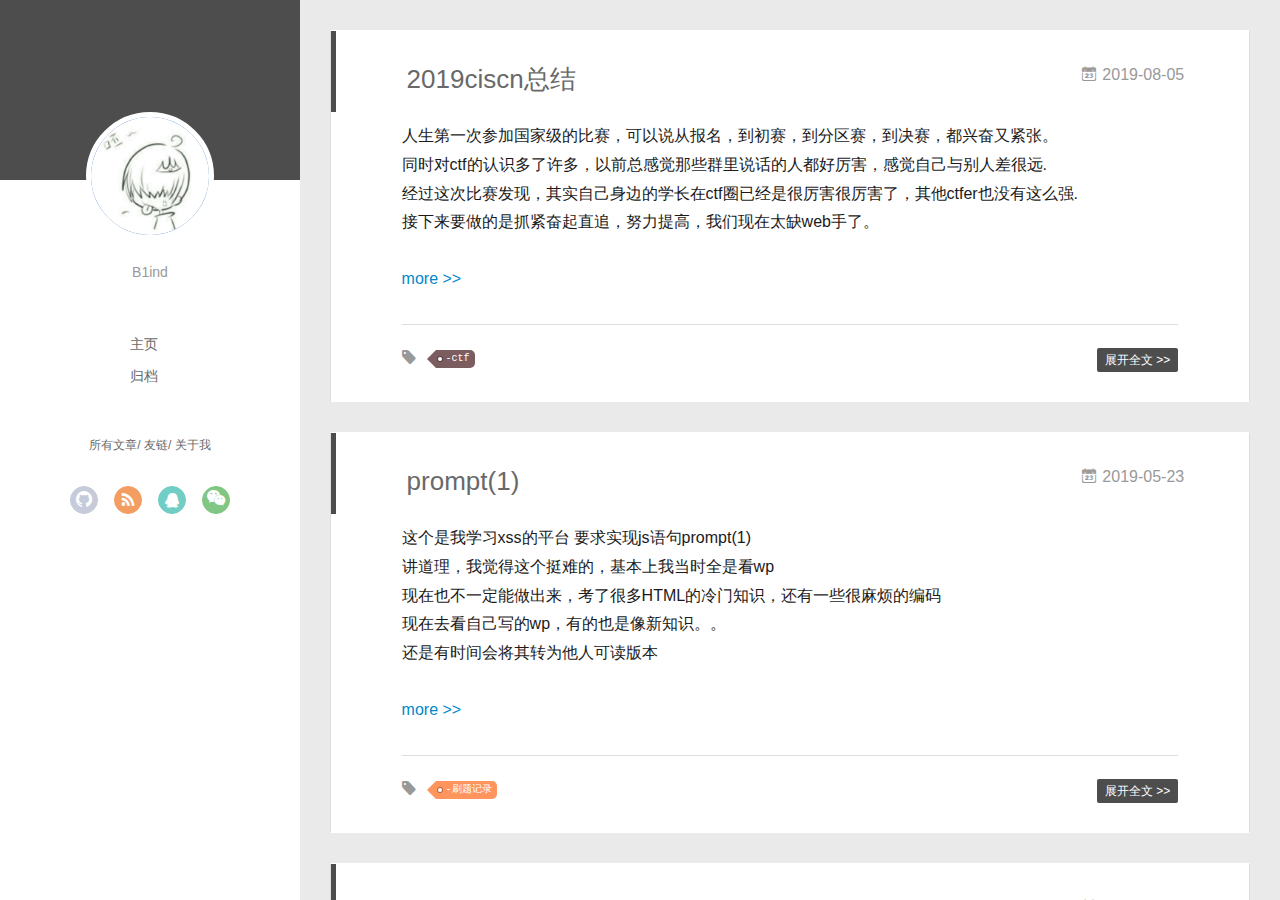
<file: index.html>
<!DOCTYPE html>
<html>
<head><meta name="generator" content="Hexo 3.8.0">
  <meta charset="utf-8">
  
  <meta name="renderer" content="webkit">
  <meta http-equiv="X-UA-Compatible" content="IE=edge">
  <link rel="dns-prefetch" href="http://yoursite.com">
  <title>B1ind&#39;s blog</title>
  <meta name="viewport" content="width=device-width, initial-scale=1, maximum-scale=1">
  <meta name="description" content="搭博客好难啊">
<meta name="keywords" content="web">
<meta property="og:type" content="website">
<meta property="og:title" content="B1ind&#39;s blog">
<meta property="og:url" content="http://yoursite.com/index.html">
<meta property="og:site_name" content="B1ind&#39;s blog">
<meta property="og:description" content="搭博客好难啊">
<meta property="og:locale" content="中文">
<meta name="twitter:card" content="summary">
<meta name="twitter:title" content="B1ind&#39;s blog">
<meta name="twitter:description" content="搭博客好难啊">
  
    <link rel="alternative" href="/atom.xml" title="B1ind&#39;s blog" type="application/atom+xml">
  
  
    <link rel="icon" href="/favicon.png">
  
  <link rel="stylesheet" type="text/css" href="/./main.0cf68a.css">
  <style type="text/css">
  
    #container.show {
      background: linear-gradient(200deg,#a0cfe4,#e8c37e);
    }
  </style>
  

  

</head>
</html>
<body>
  <div id="container" q-class="show:isCtnShow">
    <canvas id="anm-canvas" class="anm-canvas"></canvas>
    <div class="left-col" q-class="show:isShow">
      
<div class="overlay" style="background: #4d4d4d"></div>
<div class="intrude-less">
	<header id="header" class="inner">
		<a href="/" class="profilepic">
			<img src="/img/head.jpg" class="js-avatar">
		</a>
		<hgroup>
		  <h1 class="header-author"><a href="/"></a></h1>
		</hgroup>
		
		<p class="header-subtitle">B1ind</p>
		

		<nav class="header-menu">
			<ul>
			
				<li><a href="/">主页</a></li>
	        
				<li><a href="/archives/index.html">归档</a></li>
	        
			</ul>
		</nav>
		<nav class="header-smart-menu">
    		
    			
    			<a q-on="click: openSlider(e, 'innerArchive')" href="javascript:void(0)">所有文章</a>
    			
            
    			
    			<a q-on="click: openSlider(e, 'friends')" href="javascript:void(0)">友链</a>
    			
            
    			
    			<a q-on="click: openSlider(e, 'aboutme')" href="javascript:void(0)">关于我</a>
    			
            
		</nav>
		<nav class="header-nav">
			<div class="social">
				
					<a class="github" target="_blank" href="#" title="github"><i class="icon-github"></i></a>
		        
					<a class="rss" target="_blank" href="#" title="rss"><i class="icon-rss"></i></a>
		        
					<a class="qq" target="_blank" href="/984231098" title="qq"><i class="icon-qq"></i></a>
		        
					<a class="weixin" target="_blank" href="/984231098" title="weixin"><i class="icon-weixin"></i></a>
		        
			</div>
		</nav>
	</header>		
</div>

    </div>
    <div class="mid-col" q-class="show:isShow,hide:isShow|isFalse">
      
<nav id="mobile-nav">
  	<div class="overlay js-overlay" style="background: #4d4d4d"></div>
	<div class="btnctn js-mobile-btnctn">
  		<div class="slider-trigger list" q-on="click: openSlider(e)"><i class="icon icon-sort"></i></div>
	</div>
	<div class="intrude-less">
		<header id="header" class="inner">
			<div class="profilepic">
				<img src="/img/head.jpg" class="js-avatar">
			</div>
			<hgroup>
			  <h1 class="header-author js-header-author"></h1>
			</hgroup>
			
			<p class="header-subtitle"><i class="icon icon-quo-left"></i>B1ind<i class="icon icon-quo-right"></i></p>
			
			
			
				
			
				
			
			
			
			<nav class="header-nav">
				<div class="social">
					
						<a class="github" target="_blank" href="#" title="github"><i class="icon-github"></i></a>
			        
						<a class="rss" target="_blank" href="#" title="rss"><i class="icon-rss"></i></a>
			        
						<a class="qq" target="_blank" href="/984231098" title="qq"><i class="icon-qq"></i></a>
			        
						<a class="weixin" target="_blank" href="/984231098" title="weixin"><i class="icon-weixin"></i></a>
			        
				</div>
			</nav>

			<nav class="header-menu js-header-menu">
				<ul style="width: 50%">
				
				
					<li style="width: 50%"><a href="/">主页</a></li>
		        
					<li style="width: 50%"><a href="/archives/index.html">归档</a></li>
		        
				</ul>
			</nav>
		</header>				
	</div>
	<div class="mobile-mask" style="display:none" q-show="isShow"></div>
</nav>

      <div id="wrapper" class="body-wrap">
        <div class="menu-l">
          <div class="canvas-wrap">
            <canvas data-colors="#eaeaea" data-sectionHeight="100" data-contentId="js-content" id="myCanvas1" class="anm-canvas"></canvas>
          </div>
          <div id="js-content" class="content-ll">
            
  
    <article id="post-2019ciscn总结" class="article article-type-post  article-index" itemscope itemprop="blogPost">
  <div class="article-inner">
    
      <header class="article-header">
        
  
    <h1 itemprop="name">
      <a class="article-title" href="/2019/08/05/2019ciscn总结/">2019ciscn总结</a>
    </h1>
  

        
        <a href="/2019/08/05/2019ciscn总结/" class="archive-article-date">
  	<time datetime="2019-08-05T15:16:21.000Z" itemprop="datePublished"><i class="icon-calendar icon"></i>2019-08-05</time>
</a>
        
      </header>
    
    <div class="article-entry" itemprop="articleBody">
      
        <p>人生第一次参加国家级的比赛，可以说从报名，到初赛，到分区赛，到决赛，都兴奋又紧张。<br>同时对ctf的认识多了许多，以前总感觉那些群里说话的人都好厉害，感觉自己与别人差很远.<br>经过这次比赛发现，其实自己身边的学长在ctf圈已经是很厉害很厉害了，其他ctfer也没有这么强.<br>接下来要做的是抓紧奋起直追，努力提高，我们现在太缺web手了。</p>
        
          <a class="article-more-a" href="/2019/08/05/2019ciscn总结/#more">more >></a>
        
      

      
    </div>
    <div class="article-info article-info-index">
      
      
	<div class="article-tag tagcloud">
		<i class="icon-price-tags icon"></i>
		<ul class="article-tag-list">
			 
        		<li class="article-tag-list-item">
        			<a href="javascript:void(0)" class="js-tag article-tag-list-link color5">-ctf</a>
        		</li>
      		
		</ul>
	</div>

      

      
        <p class="article-more-link">
          <a class="article-more-a" href="/2019/08/05/2019ciscn总结/">展开全文 >></a>
        </p>
      

      
      <div class="clearfix"></div>
    </div>
  </div>
</article>

<aside class="wrap-side-operation">
    <div class="mod-side-operation">
        
        <div class="jump-container" id="js-jump-container" style="display:none;">
            <a href="javascript:void(0)" class="mod-side-operation__jump-to-top">
                <i class="icon-font icon-back"></i>
            </a>
            <div id="js-jump-plan-container" class="jump-plan-container" style="top: -11px;">
                <i class="icon-font icon-plane jump-plane"></i>
            </div>
        </div>
        
        
    </div>
</aside>




  
    <article id="post-prompt-1" class="article article-type-post  article-index" itemscope itemprop="blogPost">
  <div class="article-inner">
    
      <header class="article-header">
        
  
    <h1 itemprop="name">
      <a class="article-title" href="/2019/05/23/prompt-1/">prompt(1)</a>
    </h1>
  

        
        <a href="/2019/05/23/prompt-1/" class="archive-article-date">
  	<time datetime="2019-05-23T12:28:42.000Z" itemprop="datePublished"><i class="icon-calendar icon"></i>2019-05-23</time>
</a>
        
      </header>
    
    <div class="article-entry" itemprop="articleBody">
      
        <p>这个是我学习xss的平台  要求实现js语句prompt(1)<br>讲道理，我觉得这个挺难的，基本上我当时全是看wp<br>现在也不一定能做出来，考了很多HTML的冷门知识，还有一些很麻烦的编码<br>现在去看自己写的wp，有的也是像新知识。。<br>还是有时间会将其转为他人可读版本</p>
        
          <a class="article-more-a" href="/2019/05/23/prompt-1/#more">more >></a>
        
      

      
    </div>
    <div class="article-info article-info-index">
      
      
	<div class="article-tag tagcloud">
		<i class="icon-price-tags icon"></i>
		<ul class="article-tag-list">
			 
        		<li class="article-tag-list-item">
        			<a href="javascript:void(0)" class="js-tag article-tag-list-link color1">-刷题记录</a>
        		</li>
      		
		</ul>
	</div>

      

      
        <p class="article-more-link">
          <a class="article-more-a" href="/2019/05/23/prompt-1/">展开全文 >></a>
        </p>
      

      
      <div class="clearfix"></div>
    </div>
  </div>
</article>

<aside class="wrap-side-operation">
    <div class="mod-side-operation">
        
        <div class="jump-container" id="js-jump-container" style="display:none;">
            <a href="javascript:void(0)" class="mod-side-operation__jump-to-top">
                <i class="icon-font icon-back"></i>
            </a>
            <div id="js-jump-plan-container" class="jump-plan-container" style="top: -11px;">
                <i class="icon-font icon-plane jump-plane"></i>
            </div>
        </div>
        
        
    </div>
</aside>




  
    <article id="post-sqli" class="article article-type-post  article-index" itemscope itemprop="blogPost">
  <div class="article-inner">
    
      <header class="article-header">
        
  
    <h1 itemprop="name">
      <a class="article-title" href="/2019/05/23/sqli/">sqli</a>
    </h1>
  

        
        <a href="/2019/05/23/sqli/" class="archive-article-date">
  	<time datetime="2019-05-23T06:59:33.000Z" itemprop="datePublished"><i class="icon-calendar icon"></i>2019-05-23</time>
</a>
        
      </header>
    
    <div class="article-entry" itemprop="articleBody">
      
        <p>当初刷sqli的记录了，同样的随心所欲，我也不知道为啥，总是不喜欢打标点符号，感觉空格更舒服<br>其实说真的，刷完sqli才感觉自己web安全入门了，真正的感受到了一些漏洞点的存在<br>也找到了一点自信，感觉自己是一名真正的脚本小子了。。。<br>还是得脚踏实地，枯燥系统的刷题，才能更好的理解这些漏洞点的存在，嗯，就是这样。</p>
        
          <a class="article-more-a" href="/2019/05/23/sqli/#more">more >></a>
        
      

      
    </div>
    <div class="article-info article-info-index">
      
      
	<div class="article-tag tagcloud">
		<i class="icon-price-tags icon"></i>
		<ul class="article-tag-list">
			 
        		<li class="article-tag-list-item">
        			<a href="javascript:void(0)" class="js-tag article-tag-list-link color1">-刷题记录</a>
        		</li>
      		
		</ul>
	</div>

      

      
        <p class="article-more-link">
          <a class="article-more-a" href="/2019/05/23/sqli/">展开全文 >></a>
        </p>
      

      
      <div class="clearfix"></div>
    </div>
  </div>
</article>

<aside class="wrap-side-operation">
    <div class="mod-side-operation">
        
        <div class="jump-container" id="js-jump-container" style="display:none;">
            <a href="javascript:void(0)" class="mod-side-operation__jump-to-top">
                <i class="icon-font icon-back"></i>
            </a>
            <div id="js-jump-plan-container" class="jump-plan-container" style="top: -11px;">
                <i class="icon-font icon-plane jump-plane"></i>
            </div>
        </div>
        
        
    </div>
</aside>




  
    <article id="post-实验吧刷题记录" class="article article-type-post  article-index" itemscope itemprop="blogPost">
  <div class="article-inner">
    
      <header class="article-header">
        
  
    <h1 itemprop="name">
      <a class="article-title" href="/2019/05/22/实验吧刷题记录/">实验吧刷题记录</a>
    </h1>
  

        
        <a href="/2019/05/22/实验吧刷题记录/" class="archive-article-date">
  	<time datetime="2019-05-22T12:05:50.000Z" itemprop="datePublished"><i class="icon-calendar icon"></i>2019-05-22</time>
</a>
        
      </header>
    
    <div class="article-entry" itemprop="articleBody">
      
        <p>这是我早年刷的实验吧的题了，刚入门的小菜鸡，做题只会看wp。。。<br>主要有两点，这些题我分两批刷的，第一次是真的纯小白，刚学完php就硬钢<br>第二次就是脚本小子了，已经刷完了sqli 并且系统的学了一点xss,ssrf,csrf,xxe之类的基础漏洞了，然后开始钢<br>然后这些以前是写在印象笔记里给自己看的。。写的很真性情就是了，有时间我会改成他人可读的版本的<br>正在刷实验吧的同学可以借此少花一点松果，其他的。。。用处不大吧</p>
        
          <a class="article-more-a" href="/2019/05/22/实验吧刷题记录/#more">more >></a>
        
      

      
    </div>
    <div class="article-info article-info-index">
      
      
	<div class="article-tag tagcloud">
		<i class="icon-price-tags icon"></i>
		<ul class="article-tag-list">
			 
        		<li class="article-tag-list-item">
        			<a href="javascript:void(0)" class="js-tag article-tag-list-link color1">-刷题记录</a>
        		</li>
      		
		</ul>
	</div>

      

      
        <p class="article-more-link">
          <a class="article-more-a" href="/2019/05/22/实验吧刷题记录/">展开全文 >></a>
        </p>
      

      
      <div class="clearfix"></div>
    </div>
  </div>
</article>

<aside class="wrap-side-operation">
    <div class="mod-side-operation">
        
        <div class="jump-container" id="js-jump-container" style="display:none;">
            <a href="javascript:void(0)" class="mod-side-operation__jump-to-top">
                <i class="icon-font icon-back"></i>
            </a>
            <div id="js-jump-plan-container" class="jump-plan-container" style="top: -11px;">
                <i class="icon-font icon-plane jump-plane"></i>
            </div>
        </div>
        
        
    </div>
</aside>




  
    <article id="post-hello-world" class="article article-type-post  article-index" itemscope itemprop="blogPost">
  <div class="article-inner">
    
      <header class="article-header">
        
  
    <h1 itemprop="name">
      <a class="article-title" href="/2019/05/22/hello-world/">hello world</a>
    </h1>
  

        
        <a href="/2019/05/22/hello-world/" class="archive-article-date">
  	<time datetime="2019-05-22T11:16:38.000Z" itemprop="datePublished"><i class="icon-calendar icon"></i>2019-05-22</time>
</a>
        
      </header>
    
    <div class="article-entry" itemprop="articleBody">
      
        <p>   本来早就说要搭建自己的博客，其实确实也早就搭建好了，但是一直懒得配置主题文件，也懒得学markdown语法…所以就搁置了。</p>
<p>   今天总算是功德圆满，撒花✿✿ヽ(°▽°)ノ✿。<br></p>
        
          <a class="article-more-a" href="/2019/05/22/hello-world/#more">more >></a>
        
      

      
    </div>
    <div class="article-info article-info-index">
      
      
      

      
        <p class="article-more-link">
          <a class="article-more-a" href="/2019/05/22/hello-world/">展开全文 >></a>
        </p>
      

      
      <div class="clearfix"></div>
    </div>
  </div>
</article>

<aside class="wrap-side-operation">
    <div class="mod-side-operation">
        
        <div class="jump-container" id="js-jump-container" style="display:none;">
            <a href="javascript:void(0)" class="mod-side-operation__jump-to-top">
                <i class="icon-font icon-back"></i>
            </a>
            <div id="js-jump-plan-container" class="jump-plan-container" style="top: -11px;">
                <i class="icon-font icon-plane jump-plane"></i>
            </div>
        </div>
        
        
    </div>
</aside>




  
    <article id="post-Blind" class="article article-type-post  article-index" itemscope itemprop="blogPost">
  <div class="article-inner">
    
      <header class="article-header">
        
  
    <h1 itemprop="name">
      <a class="article-title" href="/2019/03/25/Blind/">Blind</a>
    </h1>
  

        
        <a href="/2019/03/25/Blind/" class="archive-article-date">
  	<time datetime="2019-03-25T13:22:13.000Z" itemprop="datePublished"><i class="icon-calendar icon"></i>2019-03-25</time>
</a>
        
      </header>
    
    <div class="article-entry" itemprop="articleBody">
      
        
      

      
    </div>
    <div class="article-info article-info-index">
      
      
      

      
        <p class="article-more-link">
          <a class="article-more-a" href="/2019/03/25/Blind/">展开全文 >></a>
        </p>
      

      
      <div class="clearfix"></div>
    </div>
  </div>
</article>

<aside class="wrap-side-operation">
    <div class="mod-side-operation">
        
        <div class="jump-container" id="js-jump-container" style="display:none;">
            <a href="javascript:void(0)" class="mod-side-operation__jump-to-top">
                <i class="icon-font icon-back"></i>
            </a>
            <div id="js-jump-plan-container" class="jump-plan-container" style="top: -11px;">
                <i class="icon-font icon-plane jump-plane"></i>
            </div>
        </div>
        
        
    </div>
</aside>




  
  


          </div>
        </div>
      </div>
      <footer id="footer">
  <div class="outer">
    <div id="footer-info">
    	<div class="footer-left">
    		&copy; 2019 B1ind&#39;s blog
    	</div>
      	<div class="footer-right">
      		<a href="http://hexo.io/" target="_blank">Hexo</a>  Theme <a href="https://github.com/litten/hexo-theme-yilia" target="_blank">Yilia</a> by Litten
      	</div>
		<script async src="//busuanzi.ibruce.info/busuanzi/2.3/busuanzi.pure.mini.js"></script>
        <span id="busuanzi_container_site_pv">本站总访问量<span id="busuanzi_value_site_pv"></span>次</span>
    </div>
  </div>
</footer>
    </div>
    <script>
	var yiliaConfig = {
		mathjax: true,
		isHome: true,
		isPost: false,
		isArchive: false,
		isTag: false,
		isCategory: false,
		open_in_new: false,
		toc_hide_index: true,
		root: "/",
		innerArchive: true,
		showTags: false
	}
</script>

<script>!function(t){function n(e){if(r[e])return r[e].exports;var i=r[e]={exports:{},id:e,loaded:!1};return t[e].call(i.exports,i,i.exports,n),i.loaded=!0,i.exports}var r={};n.m=t,n.c=r,n.p="./",n(0)}([function(t,n,r){r(195),t.exports=r(191)},function(t,n,r){var e=r(3),i=r(52),o=r(27),u=r(28),c=r(53),f="prototype",a=function(t,n,r){var s,l,h,v,p=t&a.F,d=t&a.G,y=t&a.S,g=t&a.P,b=t&a.B,m=d?e:y?e[n]||(e[n]={}):(e[n]||{})[f],x=d?i:i[n]||(i[n]={}),w=x[f]||(x[f]={});d&&(r=n);for(s in r)l=!p&&m&&void 0!==m[s],h=(l?m:r)[s],v=b&&l?c(h,e):g&&"function"==typeof h?c(Function.call,h):h,m&&u(m,s,h,t&a.U),x[s]!=h&&o(x,s,v),g&&w[s]!=h&&(w[s]=h)};e.core=i,a.F=1,a.G=2,a.S=4,a.P=8,a.B=16,a.W=32,a.U=64,a.R=128,t.exports=a},function(t,n,r){var e=r(6);t.exports=function(t){if(!e(t))throw TypeError(t+" is not an object!");return t}},function(t,n){var r=t.exports="undefined"!=typeof window&&window.Math==Math?window:"undefined"!=typeof self&&self.Math==Math?self:Function("return this")();"number"==typeof __g&&(__g=r)},function(t,n){t.exports=function(t){try{return!!t()}catch(t){return!0}}},function(t,n){var r=t.exports="undefined"!=typeof window&&window.Math==Math?window:"undefined"!=typeof self&&self.Math==Math?self:Function("return this")();"number"==typeof __g&&(__g=r)},function(t,n){t.exports=function(t){return"object"==typeof t?null!==t:"function"==typeof t}},function(t,n,r){var e=r(126)("wks"),i=r(76),o=r(3).Symbol,u="function"==typeof o;(t.exports=function(t){return e[t]||(e[t]=u&&o[t]||(u?o:i)("Symbol."+t))}).store=e},function(t,n){var r={}.hasOwnProperty;t.exports=function(t,n){return r.call(t,n)}},function(t,n,r){var e=r(94),i=r(33);t.exports=function(t){return e(i(t))}},function(t,n,r){t.exports=!r(4)(function(){return 7!=Object.defineProperty({},"a",{get:function(){return 7}}).a})},function(t,n,r){var e=r(2),i=r(167),o=r(50),u=Object.defineProperty;n.f=r(10)?Object.defineProperty:function(t,n,r){if(e(t),n=o(n,!0),e(r),i)try{return u(t,n,r)}catch(t){}if("get"in r||"set"in r)throw TypeError("Accessors not supported!");return"value"in r&&(t[n]=r.value),t}},function(t,n,r){t.exports=!r(18)(function(){return 7!=Object.defineProperty({},"a",{get:function(){return 7}}).a})},function(t,n,r){var e=r(14),i=r(22);t.exports=r(12)?function(t,n,r){return e.f(t,n,i(1,r))}:function(t,n,r){return t[n]=r,t}},function(t,n,r){var e=r(20),i=r(58),o=r(42),u=Object.defineProperty;n.f=r(12)?Object.defineProperty:function(t,n,r){if(e(t),n=o(n,!0),e(r),i)try{return u(t,n,r)}catch(t){}if("get"in r||"set"in r)throw TypeError("Accessors not supported!");return"value"in r&&(t[n]=r.value),t}},function(t,n,r){var e=r(40)("wks"),i=r(23),o=r(5).Symbol,u="function"==typeof o;(t.exports=function(t){return e[t]||(e[t]=u&&o[t]||(u?o:i)("Symbol."+t))}).store=e},function(t,n,r){var e=r(67),i=Math.min;t.exports=function(t){return t>0?i(e(t),9007199254740991):0}},function(t,n,r){var e=r(46);t.exports=function(t){return Object(e(t))}},function(t,n){t.exports=function(t){try{return!!t()}catch(t){return!0}}},function(t,n,r){var e=r(63),i=r(34);t.exports=Object.keys||function(t){return e(t,i)}},function(t,n,r){var e=r(21);t.exports=function(t){if(!e(t))throw TypeError(t+" is not an object!");return t}},function(t,n){t.exports=function(t){return"object"==typeof t?null!==t:"function"==typeof t}},function(t,n){t.exports=function(t,n){return{enumerable:!(1&t),configurable:!(2&t),writable:!(4&t),value:n}}},function(t,n){var r=0,e=Math.random();t.exports=function(t){return"Symbol(".concat(void 0===t?"":t,")_",(++r+e).toString(36))}},function(t,n){var r={}.hasOwnProperty;t.exports=function(t,n){return r.call(t,n)}},function(t,n){var r=t.exports={version:"2.4.0"};"number"==typeof __e&&(__e=r)},function(t,n){t.exports=function(t){if("function"!=typeof t)throw TypeError(t+" is not a function!");return t}},function(t,n,r){var e=r(11),i=r(66);t.exports=r(10)?function(t,n,r){return e.f(t,n,i(1,r))}:function(t,n,r){return t[n]=r,t}},function(t,n,r){var e=r(3),i=r(27),o=r(24),u=r(76)("src"),c="toString",f=Function[c],a=(""+f).split(c);r(52).inspectSource=function(t){return f.call(t)},(t.exports=function(t,n,r,c){var f="function"==typeof r;f&&(o(r,"name")||i(r,"name",n)),t[n]!==r&&(f&&(o(r,u)||i(r,u,t[n]?""+t[n]:a.join(String(n)))),t===e?t[n]=r:c?t[n]?t[n]=r:i(t,n,r):(delete t[n],i(t,n,r)))})(Function.prototype,c,function(){return"function"==typeof this&&this[u]||f.call(this)})},function(t,n,r){var e=r(1),i=r(4),o=r(46),u=function(t,n,r,e){var i=String(o(t)),u="<"+n;return""!==r&&(u+=" "+r+'="'+String(e).replace(/"/g,"&quot;")+'"'),u+">"+i+"</"+n+">"};t.exports=function(t,n){var r={};r[t]=n(u),e(e.P+e.F*i(function(){var n=""[t]('"');return n!==n.toLowerCase()||n.split('"').length>3}),"String",r)}},function(t,n,r){var e=r(115),i=r(46);t.exports=function(t){return e(i(t))}},function(t,n,r){var e=r(116),i=r(66),o=r(30),u=r(50),c=r(24),f=r(167),a=Object.getOwnPropertyDescriptor;n.f=r(10)?a:function(t,n){if(t=o(t),n=u(n,!0),f)try{return a(t,n)}catch(t){}if(c(t,n))return i(!e.f.call(t,n),t[n])}},function(t,n,r){var e=r(24),i=r(17),o=r(145)("IE_PROTO"),u=Object.prototype;t.exports=Object.getPrototypeOf||function(t){return t=i(t),e(t,o)?t[o]:"function"==typeof t.constructor&&t instanceof t.constructor?t.constructor.prototype:t instanceof Object?u:null}},function(t,n){t.exports=function(t){if(void 0==t)throw TypeError("Can't call method on  "+t);return t}},function(t,n){t.exports="constructor,hasOwnProperty,isPrototypeOf,propertyIsEnumerable,toLocaleString,toString,valueOf".split(",")},function(t,n){t.exports={}},function(t,n){t.exports=!0},function(t,n){n.f={}.propertyIsEnumerable},function(t,n,r){var e=r(14).f,i=r(8),o=r(15)("toStringTag");t.exports=function(t,n,r){t&&!i(t=r?t:t.prototype,o)&&e(t,o,{configurable:!0,value:n})}},function(t,n,r){var e=r(40)("keys"),i=r(23);t.exports=function(t){return e[t]||(e[t]=i(t))}},function(t,n,r){var e=r(5),i="__core-js_shared__",o=e[i]||(e[i]={});t.exports=function(t){return o[t]||(o[t]={})}},function(t,n){var r=Math.ceil,e=Math.floor;t.exports=function(t){return isNaN(t=+t)?0:(t>0?e:r)(t)}},function(t,n,r){var e=r(21);t.exports=function(t,n){if(!e(t))return t;var r,i;if(n&&"function"==typeof(r=t.toString)&&!e(i=r.call(t)))return i;if("function"==typeof(r=t.valueOf)&&!e(i=r.call(t)))return i;if(!n&&"function"==typeof(r=t.toString)&&!e(i=r.call(t)))return i;throw TypeError("Can't convert object to primitive value")}},function(t,n,r){var e=r(5),i=r(25),o=r(36),u=r(44),c=r(14).f;t.exports=function(t){var n=i.Symbol||(i.Symbol=o?{}:e.Symbol||{});"_"==t.charAt(0)||t in n||c(n,t,{value:u.f(t)})}},function(t,n,r){n.f=r(15)},function(t,n){var r={}.toString;t.exports=function(t){return r.call(t).slice(8,-1)}},function(t,n){t.exports=function(t){if(void 0==t)throw TypeError("Can't call method on  "+t);return t}},function(t,n,r){var e=r(4);t.exports=function(t,n){return!!t&&e(function(){n?t.call(null,function(){},1):t.call(null)})}},function(t,n,r){var e=r(53),i=r(115),o=r(17),u=r(16),c=r(203);t.exports=function(t,n){var r=1==t,f=2==t,a=3==t,s=4==t,l=6==t,h=5==t||l,v=n||c;return function(n,c,p){for(var d,y,g=o(n),b=i(g),m=e(c,p,3),x=u(b.length),w=0,S=r?v(n,x):f?v(n,0):void 0;x>w;w++)if((h||w in b)&&(d=b[w],y=m(d,w,g),t))if(r)S[w]=y;else if(y)switch(t){case 3:return!0;case 5:return d;case 6:return w;case 2:S.push(d)}else if(s)return!1;return l?-1:a||s?s:S}}},function(t,n,r){var e=r(1),i=r(52),o=r(4);t.exports=function(t,n){var r=(i.Object||{})[t]||Object[t],u={};u[t]=n(r),e(e.S+e.F*o(function(){r(1)}),"Object",u)}},function(t,n,r){var e=r(6);t.exports=function(t,n){if(!e(t))return t;var r,i;if(n&&"function"==typeof(r=t.toString)&&!e(i=r.call(t)))return i;if("function"==typeof(r=t.valueOf)&&!e(i=r.call(t)))return i;if(!n&&"function"==typeof(r=t.toString)&&!e(i=r.call(t)))return i;throw TypeError("Can't convert object to primitive value")}},function(t,n,r){var e=r(5),i=r(25),o=r(91),u=r(13),c="prototype",f=function(t,n,r){var a,s,l,h=t&f.F,v=t&f.G,p=t&f.S,d=t&f.P,y=t&f.B,g=t&f.W,b=v?i:i[n]||(i[n]={}),m=b[c],x=v?e:p?e[n]:(e[n]||{})[c];v&&(r=n);for(a in r)(s=!h&&x&&void 0!==x[a])&&a in b||(l=s?x[a]:r[a],b[a]=v&&"function"!=typeof x[a]?r[a]:y&&s?o(l,e):g&&x[a]==l?function(t){var n=function(n,r,e){if(this instanceof t){switch(arguments.length){case 0:return new t;case 1:return new t(n);case 2:return new t(n,r)}return new t(n,r,e)}return t.apply(this,arguments)};return n[c]=t[c],n}(l):d&&"function"==typeof l?o(Function.call,l):l,d&&((b.virtual||(b.virtual={}))[a]=l,t&f.R&&m&&!m[a]&&u(m,a,l)))};f.F=1,f.G=2,f.S=4,f.P=8,f.B=16,f.W=32,f.U=64,f.R=128,t.exports=f},function(t,n){var r=t.exports={version:"2.4.0"};"number"==typeof __e&&(__e=r)},function(t,n,r){var e=r(26);t.exports=function(t,n,r){if(e(t),void 0===n)return t;switch(r){case 1:return function(r){return t.call(n,r)};case 2:return function(r,e){return t.call(n,r,e)};case 3:return function(r,e,i){return t.call(n,r,e,i)}}return function(){return t.apply(n,arguments)}}},function(t,n,r){var e=r(183),i=r(1),o=r(126)("metadata"),u=o.store||(o.store=new(r(186))),c=function(t,n,r){var i=u.get(t);if(!i){if(!r)return;u.set(t,i=new e)}var o=i.get(n);if(!o){if(!r)return;i.set(n,o=new e)}return o},f=function(t,n,r){var e=c(n,r,!1);return void 0!==e&&e.has(t)},a=function(t,n,r){var e=c(n,r,!1);return void 0===e?void 0:e.get(t)},s=function(t,n,r,e){c(r,e,!0).set(t,n)},l=function(t,n){var r=c(t,n,!1),e=[];return r&&r.forEach(function(t,n){e.push(n)}),e},h=function(t){return void 0===t||"symbol"==typeof t?t:String(t)},v=function(t){i(i.S,"Reflect",t)};t.exports={store:u,map:c,has:f,get:a,set:s,keys:l,key:h,exp:v}},function(t,n,r){"use strict";if(r(10)){var e=r(69),i=r(3),o=r(4),u=r(1),c=r(127),f=r(152),a=r(53),s=r(68),l=r(66),h=r(27),v=r(73),p=r(67),d=r(16),y=r(75),g=r(50),b=r(24),m=r(180),x=r(114),w=r(6),S=r(17),_=r(137),O=r(70),E=r(32),P=r(71).f,j=r(154),F=r(76),M=r(7),A=r(48),N=r(117),T=r(146),I=r(155),k=r(80),L=r(123),R=r(74),C=r(130),D=r(160),U=r(11),W=r(31),G=U.f,B=W.f,V=i.RangeError,z=i.TypeError,q=i.Uint8Array,K="ArrayBuffer",J="Shared"+K,Y="BYTES_PER_ELEMENT",H="prototype",$=Array[H],X=f.ArrayBuffer,Q=f.DataView,Z=A(0),tt=A(2),nt=A(3),rt=A(4),et=A(5),it=A(6),ot=N(!0),ut=N(!1),ct=I.values,ft=I.keys,at=I.entries,st=$.lastIndexOf,lt=$.reduce,ht=$.reduceRight,vt=$.join,pt=$.sort,dt=$.slice,yt=$.toString,gt=$.toLocaleString,bt=M("iterator"),mt=M("toStringTag"),xt=F("typed_constructor"),wt=F("def_constructor"),St=c.CONSTR,_t=c.TYPED,Ot=c.VIEW,Et="Wrong length!",Pt=A(1,function(t,n){return Tt(T(t,t[wt]),n)}),jt=o(function(){return 1===new q(new Uint16Array([1]).buffer)[0]}),Ft=!!q&&!!q[H].set&&o(function(){new q(1).set({})}),Mt=function(t,n){if(void 0===t)throw z(Et);var r=+t,e=d(t);if(n&&!m(r,e))throw V(Et);return e},At=function(t,n){var r=p(t);if(r<0||r%n)throw V("Wrong offset!");return r},Nt=function(t){if(w(t)&&_t in t)return t;throw z(t+" is not a typed array!")},Tt=function(t,n){if(!(w(t)&&xt in t))throw z("It is not a typed array constructor!");return new t(n)},It=function(t,n){return kt(T(t,t[wt]),n)},kt=function(t,n){for(var r=0,e=n.length,i=Tt(t,e);e>r;)i[r]=n[r++];return i},Lt=function(t,n,r){G(t,n,{get:function(){return this._d[r]}})},Rt=function(t){var n,r,e,i,o,u,c=S(t),f=arguments.length,s=f>1?arguments[1]:void 0,l=void 0!==s,h=j(c);if(void 0!=h&&!_(h)){for(u=h.call(c),e=[],n=0;!(o=u.next()).done;n++)e.push(o.value);c=e}for(l&&f>2&&(s=a(s,arguments[2],2)),n=0,r=d(c.length),i=Tt(this,r);r>n;n++)i[n]=l?s(c[n],n):c[n];return i},Ct=function(){for(var t=0,n=arguments.length,r=Tt(this,n);n>t;)r[t]=arguments[t++];return r},Dt=!!q&&o(function(){gt.call(new q(1))}),Ut=function(){return gt.apply(Dt?dt.call(Nt(this)):Nt(this),arguments)},Wt={copyWithin:function(t,n){return D.call(Nt(this),t,n,arguments.length>2?arguments[2]:void 0)},every:function(t){return rt(Nt(this),t,arguments.length>1?arguments[1]:void 0)},fill:function(t){return C.apply(Nt(this),arguments)},filter:function(t){return It(this,tt(Nt(this),t,arguments.length>1?arguments[1]:void 0))},find:function(t){return et(Nt(this),t,arguments.length>1?arguments[1]:void 0)},findIndex:function(t){return it(Nt(this),t,arguments.length>1?arguments[1]:void 0)},forEach:function(t){Z(Nt(this),t,arguments.length>1?arguments[1]:void 0)},indexOf:function(t){return ut(Nt(this),t,arguments.length>1?arguments[1]:void 0)},includes:function(t){return ot(Nt(this),t,arguments.length>1?arguments[1]:void 0)},join:function(t){return vt.apply(Nt(this),arguments)},lastIndexOf:function(t){return st.apply(Nt(this),arguments)},map:function(t){return Pt(Nt(this),t,arguments.length>1?arguments[1]:void 0)},reduce:function(t){return lt.apply(Nt(this),arguments)},reduceRight:function(t){return ht.apply(Nt(this),arguments)},reverse:function(){for(var t,n=this,r=Nt(n).length,e=Math.floor(r/2),i=0;i<e;)t=n[i],n[i++]=n[--r],n[r]=t;return n},some:function(t){return nt(Nt(this),t,arguments.length>1?arguments[1]:void 0)},sort:function(t){return pt.call(Nt(this),t)},subarray:function(t,n){var r=Nt(this),e=r.length,i=y(t,e);return new(T(r,r[wt]))(r.buffer,r.byteOffset+i*r.BYTES_PER_ELEMENT,d((void 0===n?e:y(n,e))-i))}},Gt=function(t,n){return It(this,dt.call(Nt(this),t,n))},Bt=function(t){Nt(this);var n=At(arguments[1],1),r=this.length,e=S(t),i=d(e.length),o=0;if(i+n>r)throw V(Et);for(;o<i;)this[n+o]=e[o++]},Vt={entries:function(){return at.call(Nt(this))},keys:function(){return ft.call(Nt(this))},values:function(){return ct.call(Nt(this))}},zt=function(t,n){return w(t)&&t[_t]&&"symbol"!=typeof n&&n in t&&String(+n)==String(n)},qt=function(t,n){return zt(t,n=g(n,!0))?l(2,t[n]):B(t,n)},Kt=function(t,n,r){return!(zt(t,n=g(n,!0))&&w(r)&&b(r,"value"))||b(r,"get")||b(r,"set")||r.configurable||b(r,"writable")&&!r.writable||b(r,"enumerable")&&!r.enumerable?G(t,n,r):(t[n]=r.value,t)};St||(W.f=qt,U.f=Kt),u(u.S+u.F*!St,"Object",{getOwnPropertyDescriptor:qt,defineProperty:Kt}),o(function(){yt.call({})})&&(yt=gt=function(){return vt.call(this)});var Jt=v({},Wt);v(Jt,Vt),h(Jt,bt,Vt.values),v(Jt,{slice:Gt,set:Bt,constructor:function(){},toString:yt,toLocaleString:Ut}),Lt(Jt,"buffer","b"),Lt(Jt,"byteOffset","o"),Lt(Jt,"byteLength","l"),Lt(Jt,"length","e"),G(Jt,mt,{get:function(){return this[_t]}}),t.exports=function(t,n,r,f){f=!!f;var a=t+(f?"Clamped":"")+"Array",l="Uint8Array"!=a,v="get"+t,p="set"+t,y=i[a],g=y||{},b=y&&E(y),m=!y||!c.ABV,S={},_=y&&y[H],j=function(t,r){var e=t._d;return e.v[v](r*n+e.o,jt)},F=function(t,r,e){var i=t._d;f&&(e=(e=Math.round(e))<0?0:e>255?255:255&e),i.v[p](r*n+i.o,e,jt)},M=function(t,n){G(t,n,{get:function(){return j(this,n)},set:function(t){return F(this,n,t)},enumerable:!0})};m?(y=r(function(t,r,e,i){s(t,y,a,"_d");var o,u,c,f,l=0,v=0;if(w(r)){if(!(r instanceof X||(f=x(r))==K||f==J))return _t in r?kt(y,r):Rt.call(y,r);o=r,v=At(e,n);var p=r.byteLength;if(void 0===i){if(p%n)throw V(Et);if((u=p-v)<0)throw V(Et)}else if((u=d(i)*n)+v>p)throw V(Et);c=u/n}else c=Mt(r,!0),u=c*n,o=new X(u);for(h(t,"_d",{b:o,o:v,l:u,e:c,v:new Q(o)});l<c;)M(t,l++)}),_=y[H]=O(Jt),h(_,"constructor",y)):L(function(t){new y(null),new y(t)},!0)||(y=r(function(t,r,e,i){s(t,y,a);var o;return w(r)?r instanceof X||(o=x(r))==K||o==J?void 0!==i?new g(r,At(e,n),i):void 0!==e?new g(r,At(e,n)):new g(r):_t in r?kt(y,r):Rt.call(y,r):new g(Mt(r,l))}),Z(b!==Function.prototype?P(g).concat(P(b)):P(g),function(t){t in y||h(y,t,g[t])}),y[H]=_,e||(_.constructor=y));var A=_[bt],N=!!A&&("values"==A.name||void 0==A.name),T=Vt.values;h(y,xt,!0),h(_,_t,a),h(_,Ot,!0),h(_,wt,y),(f?new y(1)[mt]==a:mt in _)||G(_,mt,{get:function(){return a}}),S[a]=y,u(u.G+u.W+u.F*(y!=g),S),u(u.S,a,{BYTES_PER_ELEMENT:n,from:Rt,of:Ct}),Y in _||h(_,Y,n),u(u.P,a,Wt),R(a),u(u.P+u.F*Ft,a,{set:Bt}),u(u.P+u.F*!N,a,Vt),u(u.P+u.F*(_.toString!=yt),a,{toString:yt}),u(u.P+u.F*o(function(){new y(1).slice()}),a,{slice:Gt}),u(u.P+u.F*(o(function(){return[1,2].toLocaleString()!=new y([1,2]).toLocaleString()})||!o(function(){_.toLocaleString.call([1,2])})),a,{toLocaleString:Ut}),k[a]=N?A:T,e||N||h(_,bt,T)}}else t.exports=function(){}},function(t,n){var r={}.toString;t.exports=function(t){return r.call(t).slice(8,-1)}},function(t,n,r){var e=r(21),i=r(5).document,o=e(i)&&e(i.createElement);t.exports=function(t){return o?i.createElement(t):{}}},function(t,n,r){t.exports=!r(12)&&!r(18)(function(){return 7!=Object.defineProperty(r(57)("div"),"a",{get:function(){return 7}}).a})},function(t,n,r){"use strict";var e=r(36),i=r(51),o=r(64),u=r(13),c=r(8),f=r(35),a=r(96),s=r(38),l=r(103),h=r(15)("iterator"),v=!([].keys&&"next"in[].keys()),p="keys",d="values",y=function(){return this};t.exports=function(t,n,r,g,b,m,x){a(r,n,g);var w,S,_,O=function(t){if(!v&&t in F)return F[t];switch(t){case p:case d:return function(){return new r(this,t)}}return function(){return new r(this,t)}},E=n+" Iterator",P=b==d,j=!1,F=t.prototype,M=F[h]||F["@@iterator"]||b&&F[b],A=M||O(b),N=b?P?O("entries"):A:void 0,T="Array"==n?F.entries||M:M;if(T&&(_=l(T.call(new t)))!==Object.prototype&&(s(_,E,!0),e||c(_,h)||u(_,h,y)),P&&M&&M.name!==d&&(j=!0,A=function(){return M.call(this)}),e&&!x||!v&&!j&&F[h]||u(F,h,A),f[n]=A,f[E]=y,b)if(w={values:P?A:O(d),keys:m?A:O(p),entries:N},x)for(S in w)S in F||o(F,S,w[S]);else i(i.P+i.F*(v||j),n,w);return w}},function(t,n,r){var e=r(20),i=r(100),o=r(34),u=r(39)("IE_PROTO"),c=function(){},f="prototype",a=function(){var t,n=r(57)("iframe"),e=o.length;for(n.style.display="none",r(93).appendChild(n),n.src="javascript:",t=n.contentWindow.document,t.open(),t.write("<script>document.F=Object<\/script>"),t.close(),a=t.F;e--;)delete a[f][o[e]];return a()};t.exports=Object.create||function(t,n){var r;return null!==t?(c[f]=e(t),r=new c,c[f]=null,r[u]=t):r=a(),void 0===n?r:i(r,n)}},function(t,n,r){var e=r(63),i=r(34).concat("length","prototype");n.f=Object.getOwnPropertyNames||function(t){return e(t,i)}},function(t,n){n.f=Object.getOwnPropertySymbols},function(t,n,r){var e=r(8),i=r(9),o=r(90)(!1),u=r(39)("IE_PROTO");t.exports=function(t,n){var r,c=i(t),f=0,a=[];for(r in c)r!=u&&e(c,r)&&a.push(r);for(;n.length>f;)e(c,r=n[f++])&&(~o(a,r)||a.push(r));return a}},function(t,n,r){t.exports=r(13)},function(t,n,r){var e=r(76)("meta"),i=r(6),o=r(24),u=r(11).f,c=0,f=Object.isExtensible||function(){return!0},a=!r(4)(function(){return f(Object.preventExtensions({}))}),s=function(t){u(t,e,{value:{i:"O"+ ++c,w:{}}})},l=function(t,n){if(!i(t))return"symbol"==typeof t?t:("string"==typeof t?"S":"P")+t;if(!o(t,e)){if(!f(t))return"F";if(!n)return"E";s(t)}return t[e].i},h=function(t,n){if(!o(t,e)){if(!f(t))return!0;if(!n)return!1;s(t)}return t[e].w},v=function(t){return a&&p.NEED&&f(t)&&!o(t,e)&&s(t),t},p=t.exports={KEY:e,NEED:!1,fastKey:l,getWeak:h,onFreeze:v}},function(t,n){t.exports=function(t,n){return{enumerable:!(1&t),configurable:!(2&t),writable:!(4&t),value:n}}},function(t,n){var r=Math.ceil,e=Math.floor;t.exports=function(t){return isNaN(t=+t)?0:(t>0?e:r)(t)}},function(t,n){t.exports=function(t,n,r,e){if(!(t instanceof n)||void 0!==e&&e in t)throw TypeError(r+": incorrect invocation!");return t}},function(t,n){t.exports=!1},function(t,n,r){var e=r(2),i=r(173),o=r(133),u=r(145)("IE_PROTO"),c=function(){},f="prototype",a=function(){var t,n=r(132)("iframe"),e=o.length;for(n.style.display="none",r(135).appendChild(n),n.src="javascript:",t=n.contentWindow.document,t.open(),t.write("<script>document.F=Object<\/script>"),t.close(),a=t.F;e--;)delete a[f][o[e]];return a()};t.exports=Object.create||function(t,n){var r;return null!==t?(c[f]=e(t),r=new c,c[f]=null,r[u]=t):r=a(),void 0===n?r:i(r,n)}},function(t,n,r){var e=r(175),i=r(133).concat("length","prototype");n.f=Object.getOwnPropertyNames||function(t){return e(t,i)}},function(t,n,r){var e=r(175),i=r(133);t.exports=Object.keys||function(t){return e(t,i)}},function(t,n,r){var e=r(28);t.exports=function(t,n,r){for(var i in n)e(t,i,n[i],r);return t}},function(t,n,r){"use strict";var e=r(3),i=r(11),o=r(10),u=r(7)("species");t.exports=function(t){var n=e[t];o&&n&&!n[u]&&i.f(n,u,{configurable:!0,get:function(){return this}})}},function(t,n,r){var e=r(67),i=Math.max,o=Math.min;t.exports=function(t,n){return t=e(t),t<0?i(t+n,0):o(t,n)}},function(t,n){var r=0,e=Math.random();t.exports=function(t){return"Symbol(".concat(void 0===t?"":t,")_",(++r+e).toString(36))}},function(t,n,r){var e=r(33);t.exports=function(t){return Object(e(t))}},function(t,n,r){var e=r(7)("unscopables"),i=Array.prototype;void 0==i[e]&&r(27)(i,e,{}),t.exports=function(t){i[e][t]=!0}},function(t,n,r){var e=r(53),i=r(169),o=r(137),u=r(2),c=r(16),f=r(154),a={},s={},n=t.exports=function(t,n,r,l,h){var v,p,d,y,g=h?function(){return t}:f(t),b=e(r,l,n?2:1),m=0;if("function"!=typeof g)throw TypeError(t+" is not iterable!");if(o(g)){for(v=c(t.length);v>m;m++)if((y=n?b(u(p=t[m])[0],p[1]):b(t[m]))===a||y===s)return y}else for(d=g.call(t);!(p=d.next()).done;)if((y=i(d,b,p.value,n))===a||y===s)return y};n.BREAK=a,n.RETURN=s},function(t,n){t.exports={}},function(t,n,r){var e=r(11).f,i=r(24),o=r(7)("toStringTag");t.exports=function(t,n,r){t&&!i(t=r?t:t.prototype,o)&&e(t,o,{configurable:!0,value:n})}},function(t,n,r){var e=r(1),i=r(46),o=r(4),u=r(150),c="["+u+"]",f="​",a=RegExp("^"+c+c+"*"),s=RegExp(c+c+"*$"),l=function(t,n,r){var i={},c=o(function(){return!!u[t]()||f[t]()!=f}),a=i[t]=c?n(h):u[t];r&&(i[r]=a),e(e.P+e.F*c,"String",i)},h=l.trim=function(t,n){return t=String(i(t)),1&n&&(t=t.replace(a,"")),2&n&&(t=t.replace(s,"")),t};t.exports=l},function(t,n,r){t.exports={default:r(86),__esModule:!0}},function(t,n,r){t.exports={default:r(87),__esModule:!0}},function(t,n,r){"use strict";function e(t){return t&&t.__esModule?t:{default:t}}n.__esModule=!0;var i=r(84),o=e(i),u=r(83),c=e(u),f="function"==typeof c.default&&"symbol"==typeof o.default?function(t){return typeof t}:function(t){return t&&"function"==typeof c.default&&t.constructor===c.default&&t!==c.default.prototype?"symbol":typeof t};n.default="function"==typeof c.default&&"symbol"===f(o.default)?function(t){return void 0===t?"undefined":f(t)}:function(t){return t&&"function"==typeof c.default&&t.constructor===c.default&&t!==c.default.prototype?"symbol":void 0===t?"undefined":f(t)}},function(t,n,r){r(110),r(108),r(111),r(112),t.exports=r(25).Symbol},function(t,n,r){r(109),r(113),t.exports=r(44).f("iterator")},function(t,n){t.exports=function(t){if("function"!=typeof t)throw TypeError(t+" is not a function!");return t}},function(t,n){t.exports=function(){}},function(t,n,r){var e=r(9),i=r(106),o=r(105);t.exports=function(t){return function(n,r,u){var c,f=e(n),a=i(f.length),s=o(u,a);if(t&&r!=r){for(;a>s;)if((c=f[s++])!=c)return!0}else for(;a>s;s++)if((t||s in f)&&f[s]===r)return t||s||0;return!t&&-1}}},function(t,n,r){var e=r(88);t.exports=function(t,n,r){if(e(t),void 0===n)return t;switch(r){case 1:return function(r){return t.call(n,r)};case 2:return function(r,e){return t.call(n,r,e)};case 3:return function(r,e,i){return t.call(n,r,e,i)}}return function(){return t.apply(n,arguments)}}},function(t,n,r){var e=r(19),i=r(62),o=r(37);t.exports=function(t){var n=e(t),r=i.f;if(r)for(var u,c=r(t),f=o.f,a=0;c.length>a;)f.call(t,u=c[a++])&&n.push(u);return n}},function(t,n,r){t.exports=r(5).document&&document.documentElement},function(t,n,r){var e=r(56);t.exports=Object("z").propertyIsEnumerable(0)?Object:function(t){return"String"==e(t)?t.split(""):Object(t)}},function(t,n,r){var e=r(56);t.exports=Array.isArray||function(t){return"Array"==e(t)}},function(t,n,r){"use strict";var e=r(60),i=r(22),o=r(38),u={};r(13)(u,r(15)("iterator"),function(){return this}),t.exports=function(t,n,r){t.prototype=e(u,{next:i(1,r)}),o(t,n+" Iterator")}},function(t,n){t.exports=function(t,n){return{value:n,done:!!t}}},function(t,n,r){var e=r(19),i=r(9);t.exports=function(t,n){for(var r,o=i(t),u=e(o),c=u.length,f=0;c>f;)if(o[r=u[f++]]===n)return r}},function(t,n,r){var e=r(23)("meta"),i=r(21),o=r(8),u=r(14).f,c=0,f=Object.isExtensible||function(){return!0},a=!r(18)(function(){return f(Object.preventExtensions({}))}),s=function(t){u(t,e,{value:{i:"O"+ ++c,w:{}}})},l=function(t,n){if(!i(t))return"symbol"==typeof t?t:("string"==typeof t?"S":"P")+t;if(!o(t,e)){if(!f(t))return"F";if(!n)return"E";s(t)}return t[e].i},h=function(t,n){if(!o(t,e)){if(!f(t))return!0;if(!n)return!1;s(t)}return t[e].w},v=function(t){return a&&p.NEED&&f(t)&&!o(t,e)&&s(t),t},p=t.exports={KEY:e,NEED:!1,fastKey:l,getWeak:h,onFreeze:v}},function(t,n,r){var e=r(14),i=r(20),o=r(19);t.exports=r(12)?Object.defineProperties:function(t,n){i(t);for(var r,u=o(n),c=u.length,f=0;c>f;)e.f(t,r=u[f++],n[r]);return t}},function(t,n,r){var e=r(37),i=r(22),o=r(9),u=r(42),c=r(8),f=r(58),a=Object.getOwnPropertyDescriptor;n.f=r(12)?a:function(t,n){if(t=o(t),n=u(n,!0),f)try{return a(t,n)}catch(t){}if(c(t,n))return i(!e.f.call(t,n),t[n])}},function(t,n,r){var e=r(9),i=r(61).f,o={}.toString,u="object"==typeof window&&window&&Object.getOwnPropertyNames?Object.getOwnPropertyNames(window):[],c=function(t){try{return i(t)}catch(t){return u.slice()}};t.exports.f=function(t){return u&&"[object Window]"==o.call(t)?c(t):i(e(t))}},function(t,n,r){var e=r(8),i=r(77),o=r(39)("IE_PROTO"),u=Object.prototype;t.exports=Object.getPrototypeOf||function(t){return t=i(t),e(t,o)?t[o]:"function"==typeof t.constructor&&t instanceof t.constructor?t.constructor.prototype:t instanceof Object?u:null}},function(t,n,r){var e=r(41),i=r(33);t.exports=function(t){return function(n,r){var o,u,c=String(i(n)),f=e(r),a=c.length;return f<0||f>=a?t?"":void 0:(o=c.charCodeAt(f),o<55296||o>56319||f+1===a||(u=c.charCodeAt(f+1))<56320||u>57343?t?c.charAt(f):o:t?c.slice(f,f+2):u-56320+(o-55296<<10)+65536)}}},function(t,n,r){var e=r(41),i=Math.max,o=Math.min;t.exports=function(t,n){return t=e(t),t<0?i(t+n,0):o(t,n)}},function(t,n,r){var e=r(41),i=Math.min;t.exports=function(t){return t>0?i(e(t),9007199254740991):0}},function(t,n,r){"use strict";var e=r(89),i=r(97),o=r(35),u=r(9);t.exports=r(59)(Array,"Array",function(t,n){this._t=u(t),this._i=0,this._k=n},function(){var t=this._t,n=this._k,r=this._i++;return!t||r>=t.length?(this._t=void 0,i(1)):"keys"==n?i(0,r):"values"==n?i(0,t[r]):i(0,[r,t[r]])},"values"),o.Arguments=o.Array,e("keys"),e("values"),e("entries")},function(t,n){},function(t,n,r){"use strict";var e=r(104)(!0);r(59)(String,"String",function(t){this._t=String(t),this._i=0},function(){var t,n=this._t,r=this._i;return r>=n.length?{value:void 0,done:!0}:(t=e(n,r),this._i+=t.length,{value:t,done:!1})})},function(t,n,r){"use strict";var e=r(5),i=r(8),o=r(12),u=r(51),c=r(64),f=r(99).KEY,a=r(18),s=r(40),l=r(38),h=r(23),v=r(15),p=r(44),d=r(43),y=r(98),g=r(92),b=r(95),m=r(20),x=r(9),w=r(42),S=r(22),_=r(60),O=r(102),E=r(101),P=r(14),j=r(19),F=E.f,M=P.f,A=O.f,N=e.Symbol,T=e.JSON,I=T&&T.stringify,k="prototype",L=v("_hidden"),R=v("toPrimitive"),C={}.propertyIsEnumerable,D=s("symbol-registry"),U=s("symbols"),W=s("op-symbols"),G=Object[k],B="function"==typeof N,V=e.QObject,z=!V||!V[k]||!V[k].findChild,q=o&&a(function(){return 7!=_(M({},"a",{get:function(){return M(this,"a",{value:7}).a}})).a})?function(t,n,r){var e=F(G,n);e&&delete G[n],M(t,n,r),e&&t!==G&&M(G,n,e)}:M,K=function(t){var n=U[t]=_(N[k]);return n._k=t,n},J=B&&"symbol"==typeof N.iterator?function(t){return"symbol"==typeof t}:function(t){return t instanceof N},Y=function(t,n,r){return t===G&&Y(W,n,r),m(t),n=w(n,!0),m(r),i(U,n)?(r.enumerable?(i(t,L)&&t[L][n]&&(t[L][n]=!1),r=_(r,{enumerable:S(0,!1)})):(i(t,L)||M(t,L,S(1,{})),t[L][n]=!0),q(t,n,r)):M(t,n,r)},H=function(t,n){m(t);for(var r,e=g(n=x(n)),i=0,o=e.length;o>i;)Y(t,r=e[i++],n[r]);return t},$=function(t,n){return void 0===n?_(t):H(_(t),n)},X=function(t){var n=C.call(this,t=w(t,!0));return!(this===G&&i(U,t)&&!i(W,t))&&(!(n||!i(this,t)||!i(U,t)||i(this,L)&&this[L][t])||n)},Q=function(t,n){if(t=x(t),n=w(n,!0),t!==G||!i(U,n)||i(W,n)){var r=F(t,n);return!r||!i(U,n)||i(t,L)&&t[L][n]||(r.enumerable=!0),r}},Z=function(t){for(var n,r=A(x(t)),e=[],o=0;r.length>o;)i(U,n=r[o++])||n==L||n==f||e.push(n);return e},tt=function(t){for(var n,r=t===G,e=A(r?W:x(t)),o=[],u=0;e.length>u;)!i(U,n=e[u++])||r&&!i(G,n)||o.push(U[n]);return o};B||(N=function(){if(this instanceof N)throw TypeError("Symbol is not a constructor!");var t=h(arguments.length>0?arguments[0]:void 0),n=function(r){this===G&&n.call(W,r),i(this,L)&&i(this[L],t)&&(this[L][t]=!1),q(this,t,S(1,r))};return o&&z&&q(G,t,{configurable:!0,set:n}),K(t)},c(N[k],"toString",function(){return this._k}),E.f=Q,P.f=Y,r(61).f=O.f=Z,r(37).f=X,r(62).f=tt,o&&!r(36)&&c(G,"propertyIsEnumerable",X,!0),p.f=function(t){return K(v(t))}),u(u.G+u.W+u.F*!B,{Symbol:N});for(var nt="hasInstance,isConcatSpreadable,iterator,match,replace,search,species,split,toPrimitive,toStringTag,unscopables".split(","),rt=0;nt.length>rt;)v(nt[rt++]);for(var nt=j(v.store),rt=0;nt.length>rt;)d(nt[rt++]);u(u.S+u.F*!B,"Symbol",{for:function(t){return i(D,t+="")?D[t]:D[t]=N(t)},keyFor:function(t){if(J(t))return y(D,t);throw TypeError(t+" is not a symbol!")},useSetter:function(){z=!0},useSimple:function(){z=!1}}),u(u.S+u.F*!B,"Object",{create:$,defineProperty:Y,defineProperties:H,getOwnPropertyDescriptor:Q,getOwnPropertyNames:Z,getOwnPropertySymbols:tt}),T&&u(u.S+u.F*(!B||a(function(){var t=N();return"[null]"!=I([t])||"{}"!=I({a:t})||"{}"!=I(Object(t))})),"JSON",{stringify:function(t){if(void 0!==t&&!J(t)){for(var n,r,e=[t],i=1;arguments.length>i;)e.push(arguments[i++]);return n=e[1],"function"==typeof n&&(r=n),!r&&b(n)||(n=function(t,n){if(r&&(n=r.call(this,t,n)),!J(n))return n}),e[1]=n,I.apply(T,e)}}}),N[k][R]||r(13)(N[k],R,N[k].valueOf),l(N,"Symbol"),l(Math,"Math",!0),l(e.JSON,"JSON",!0)},function(t,n,r){r(43)("asyncIterator")},function(t,n,r){r(43)("observable")},function(t,n,r){r(107);for(var e=r(5),i=r(13),o=r(35),u=r(15)("toStringTag"),c=["NodeList","DOMTokenList","MediaList","StyleSheetList","CSSRuleList"],f=0;f<5;f++){var a=c[f],s=e[a],l=s&&s.prototype;l&&!l[u]&&i(l,u,a),o[a]=o.Array}},function(t,n,r){var e=r(45),i=r(7)("toStringTag"),o="Arguments"==e(function(){return arguments}()),u=function(t,n){try{return t[n]}catch(t){}};t.exports=function(t){var n,r,c;return void 0===t?"Undefined":null===t?"Null":"string"==typeof(r=u(n=Object(t),i))?r:o?e(n):"Object"==(c=e(n))&&"function"==typeof n.callee?"Arguments":c}},function(t,n,r){var e=r(45);t.exports=Object("z").propertyIsEnumerable(0)?Object:function(t){return"String"==e(t)?t.split(""):Object(t)}},function(t,n){n.f={}.propertyIsEnumerable},function(t,n,r){var e=r(30),i=r(16),o=r(75);t.exports=function(t){return function(n,r,u){var c,f=e(n),a=i(f.length),s=o(u,a);if(t&&r!=r){for(;a>s;)if((c=f[s++])!=c)return!0}else for(;a>s;s++)if((t||s in f)&&f[s]===r)return t||s||0;return!t&&-1}}},function(t,n,r){"use strict";var e=r(3),i=r(1),o=r(28),u=r(73),c=r(65),f=r(79),a=r(68),s=r(6),l=r(4),h=r(123),v=r(81),p=r(136);t.exports=function(t,n,r,d,y,g){var b=e[t],m=b,x=y?"set":"add",w=m&&m.prototype,S={},_=function(t){var n=w[t];o(w,t,"delete"==t?function(t){return!(g&&!s(t))&&n.call(this,0===t?0:t)}:"has"==t?function(t){return!(g&&!s(t))&&n.call(this,0===t?0:t)}:"get"==t?function(t){return g&&!s(t)?void 0:n.call(this,0===t?0:t)}:"add"==t?function(t){return n.call(this,0===t?0:t),this}:function(t,r){return n.call(this,0===t?0:t,r),this})};if("function"==typeof m&&(g||w.forEach&&!l(function(){(new m).entries().next()}))){var O=new m,E=O[x](g?{}:-0,1)!=O,P=l(function(){O.has(1)}),j=h(function(t){new m(t)}),F=!g&&l(function(){for(var t=new m,n=5;n--;)t[x](n,n);return!t.has(-0)});j||(m=n(function(n,r){a(n,m,t);var e=p(new b,n,m);return void 0!=r&&f(r,y,e[x],e),e}),m.prototype=w,w.constructor=m),(P||F)&&(_("delete"),_("has"),y&&_("get")),(F||E)&&_(x),g&&w.clear&&delete w.clear}else m=d.getConstructor(n,t,y,x),u(m.prototype,r),c.NEED=!0;return v(m,t),S[t]=m,i(i.G+i.W+i.F*(m!=b),S),g||d.setStrong(m,t,y),m}},function(t,n,r){"use strict";var e=r(27),i=r(28),o=r(4),u=r(46),c=r(7);t.exports=function(t,n,r){var f=c(t),a=r(u,f,""[t]),s=a[0],l=a[1];o(function(){var n={};return n[f]=function(){return 7},7!=""[t](n)})&&(i(String.prototype,t,s),e(RegExp.prototype,f,2==n?function(t,n){return l.call(t,this,n)}:function(t){return l.call(t,this)}))}
},function(t,n,r){"use strict";var e=r(2);t.exports=function(){var t=e(this),n="";return t.global&&(n+="g"),t.ignoreCase&&(n+="i"),t.multiline&&(n+="m"),t.unicode&&(n+="u"),t.sticky&&(n+="y"),n}},function(t,n){t.exports=function(t,n,r){var e=void 0===r;switch(n.length){case 0:return e?t():t.call(r);case 1:return e?t(n[0]):t.call(r,n[0]);case 2:return e?t(n[0],n[1]):t.call(r,n[0],n[1]);case 3:return e?t(n[0],n[1],n[2]):t.call(r,n[0],n[1],n[2]);case 4:return e?t(n[0],n[1],n[2],n[3]):t.call(r,n[0],n[1],n[2],n[3])}return t.apply(r,n)}},function(t,n,r){var e=r(6),i=r(45),o=r(7)("match");t.exports=function(t){var n;return e(t)&&(void 0!==(n=t[o])?!!n:"RegExp"==i(t))}},function(t,n,r){var e=r(7)("iterator"),i=!1;try{var o=[7][e]();o.return=function(){i=!0},Array.from(o,function(){throw 2})}catch(t){}t.exports=function(t,n){if(!n&&!i)return!1;var r=!1;try{var o=[7],u=o[e]();u.next=function(){return{done:r=!0}},o[e]=function(){return u},t(o)}catch(t){}return r}},function(t,n,r){t.exports=r(69)||!r(4)(function(){var t=Math.random();__defineSetter__.call(null,t,function(){}),delete r(3)[t]})},function(t,n){n.f=Object.getOwnPropertySymbols},function(t,n,r){var e=r(3),i="__core-js_shared__",o=e[i]||(e[i]={});t.exports=function(t){return o[t]||(o[t]={})}},function(t,n,r){for(var e,i=r(3),o=r(27),u=r(76),c=u("typed_array"),f=u("view"),a=!(!i.ArrayBuffer||!i.DataView),s=a,l=0,h="Int8Array,Uint8Array,Uint8ClampedArray,Int16Array,Uint16Array,Int32Array,Uint32Array,Float32Array,Float64Array".split(",");l<9;)(e=i[h[l++]])?(o(e.prototype,c,!0),o(e.prototype,f,!0)):s=!1;t.exports={ABV:a,CONSTR:s,TYPED:c,VIEW:f}},function(t,n){"use strict";var r={versions:function(){var t=window.navigator.userAgent;return{trident:t.indexOf("Trident")>-1,presto:t.indexOf("Presto")>-1,webKit:t.indexOf("AppleWebKit")>-1,gecko:t.indexOf("Gecko")>-1&&-1==t.indexOf("KHTML"),mobile:!!t.match(/AppleWebKit.*Mobile.*/),ios:!!t.match(/\(i[^;]+;( U;)? CPU.+Mac OS X/),android:t.indexOf("Android")>-1||t.indexOf("Linux")>-1,iPhone:t.indexOf("iPhone")>-1||t.indexOf("Mac")>-1,iPad:t.indexOf("iPad")>-1,webApp:-1==t.indexOf("Safari"),weixin:-1==t.indexOf("MicroMessenger")}}()};t.exports=r},function(t,n,r){"use strict";var e=r(85),i=function(t){return t&&t.__esModule?t:{default:t}}(e),o=function(){function t(t,n,e){return n||e?String.fromCharCode(n||e):r[t]||t}function n(t){return e[t]}var r={"&quot;":'"',"&lt;":"<","&gt;":">","&amp;":"&","&nbsp;":" "},e={};for(var u in r)e[r[u]]=u;return r["&apos;"]="'",e["'"]="&#39;",{encode:function(t){return t?(""+t).replace(/['<> "&]/g,n).replace(/\r?\n/g,"<br/>").replace(/\s/g,"&nbsp;"):""},decode:function(n){return n?(""+n).replace(/<br\s*\/?>/gi,"\n").replace(/&quot;|&lt;|&gt;|&amp;|&nbsp;|&apos;|&#(\d+);|&#(\d+)/g,t).replace(/\u00a0/g," "):""},encodeBase16:function(t){if(!t)return t;t+="";for(var n=[],r=0,e=t.length;e>r;r++)n.push(t.charCodeAt(r).toString(16).toUpperCase());return n.join("")},encodeBase16forJSON:function(t){if(!t)return t;t=t.replace(/[\u4E00-\u9FBF]/gi,function(t){return escape(t).replace("%u","\\u")});for(var n=[],r=0,e=t.length;e>r;r++)n.push(t.charCodeAt(r).toString(16).toUpperCase());return n.join("")},decodeBase16:function(t){if(!t)return t;t+="";for(var n=[],r=0,e=t.length;e>r;r+=2)n.push(String.fromCharCode("0x"+t.slice(r,r+2)));return n.join("")},encodeObject:function(t){if(t instanceof Array)for(var n=0,r=t.length;r>n;n++)t[n]=o.encodeObject(t[n]);else if("object"==(void 0===t?"undefined":(0,i.default)(t)))for(var e in t)t[e]=o.encodeObject(t[e]);else if("string"==typeof t)return o.encode(t);return t},loadScript:function(t){var n=document.createElement("script");document.getElementsByTagName("body")[0].appendChild(n),n.setAttribute("src",t)},addLoadEvent:function(t){var n=window.onload;"function"!=typeof window.onload?window.onload=t:window.onload=function(){n(),t()}}}}();t.exports=o},function(t,n,r){"use strict";var e=r(17),i=r(75),o=r(16);t.exports=function(t){for(var n=e(this),r=o(n.length),u=arguments.length,c=i(u>1?arguments[1]:void 0,r),f=u>2?arguments[2]:void 0,a=void 0===f?r:i(f,r);a>c;)n[c++]=t;return n}},function(t,n,r){"use strict";var e=r(11),i=r(66);t.exports=function(t,n,r){n in t?e.f(t,n,i(0,r)):t[n]=r}},function(t,n,r){var e=r(6),i=r(3).document,o=e(i)&&e(i.createElement);t.exports=function(t){return o?i.createElement(t):{}}},function(t,n){t.exports="constructor,hasOwnProperty,isPrototypeOf,propertyIsEnumerable,toLocaleString,toString,valueOf".split(",")},function(t,n,r){var e=r(7)("match");t.exports=function(t){var n=/./;try{"/./"[t](n)}catch(r){try{return n[e]=!1,!"/./"[t](n)}catch(t){}}return!0}},function(t,n,r){t.exports=r(3).document&&document.documentElement},function(t,n,r){var e=r(6),i=r(144).set;t.exports=function(t,n,r){var o,u=n.constructor;return u!==r&&"function"==typeof u&&(o=u.prototype)!==r.prototype&&e(o)&&i&&i(t,o),t}},function(t,n,r){var e=r(80),i=r(7)("iterator"),o=Array.prototype;t.exports=function(t){return void 0!==t&&(e.Array===t||o[i]===t)}},function(t,n,r){var e=r(45);t.exports=Array.isArray||function(t){return"Array"==e(t)}},function(t,n,r){"use strict";var e=r(70),i=r(66),o=r(81),u={};r(27)(u,r(7)("iterator"),function(){return this}),t.exports=function(t,n,r){t.prototype=e(u,{next:i(1,r)}),o(t,n+" Iterator")}},function(t,n,r){"use strict";var e=r(69),i=r(1),o=r(28),u=r(27),c=r(24),f=r(80),a=r(139),s=r(81),l=r(32),h=r(7)("iterator"),v=!([].keys&&"next"in[].keys()),p="keys",d="values",y=function(){return this};t.exports=function(t,n,r,g,b,m,x){a(r,n,g);var w,S,_,O=function(t){if(!v&&t in F)return F[t];switch(t){case p:case d:return function(){return new r(this,t)}}return function(){return new r(this,t)}},E=n+" Iterator",P=b==d,j=!1,F=t.prototype,M=F[h]||F["@@iterator"]||b&&F[b],A=M||O(b),N=b?P?O("entries"):A:void 0,T="Array"==n?F.entries||M:M;if(T&&(_=l(T.call(new t)))!==Object.prototype&&(s(_,E,!0),e||c(_,h)||u(_,h,y)),P&&M&&M.name!==d&&(j=!0,A=function(){return M.call(this)}),e&&!x||!v&&!j&&F[h]||u(F,h,A),f[n]=A,f[E]=y,b)if(w={values:P?A:O(d),keys:m?A:O(p),entries:N},x)for(S in w)S in F||o(F,S,w[S]);else i(i.P+i.F*(v||j),n,w);return w}},function(t,n){var r=Math.expm1;t.exports=!r||r(10)>22025.465794806718||r(10)<22025.465794806718||-2e-17!=r(-2e-17)?function(t){return 0==(t=+t)?t:t>-1e-6&&t<1e-6?t+t*t/2:Math.exp(t)-1}:r},function(t,n){t.exports=Math.sign||function(t){return 0==(t=+t)||t!=t?t:t<0?-1:1}},function(t,n,r){var e=r(3),i=r(151).set,o=e.MutationObserver||e.WebKitMutationObserver,u=e.process,c=e.Promise,f="process"==r(45)(u);t.exports=function(){var t,n,r,a=function(){var e,i;for(f&&(e=u.domain)&&e.exit();t;){i=t.fn,t=t.next;try{i()}catch(e){throw t?r():n=void 0,e}}n=void 0,e&&e.enter()};if(f)r=function(){u.nextTick(a)};else if(o){var s=!0,l=document.createTextNode("");new o(a).observe(l,{characterData:!0}),r=function(){l.data=s=!s}}else if(c&&c.resolve){var h=c.resolve();r=function(){h.then(a)}}else r=function(){i.call(e,a)};return function(e){var i={fn:e,next:void 0};n&&(n.next=i),t||(t=i,r()),n=i}}},function(t,n,r){var e=r(6),i=r(2),o=function(t,n){if(i(t),!e(n)&&null!==n)throw TypeError(n+": can't set as prototype!")};t.exports={set:Object.setPrototypeOf||("__proto__"in{}?function(t,n,e){try{e=r(53)(Function.call,r(31).f(Object.prototype,"__proto__").set,2),e(t,[]),n=!(t instanceof Array)}catch(t){n=!0}return function(t,r){return o(t,r),n?t.__proto__=r:e(t,r),t}}({},!1):void 0),check:o}},function(t,n,r){var e=r(126)("keys"),i=r(76);t.exports=function(t){return e[t]||(e[t]=i(t))}},function(t,n,r){var e=r(2),i=r(26),o=r(7)("species");t.exports=function(t,n){var r,u=e(t).constructor;return void 0===u||void 0==(r=e(u)[o])?n:i(r)}},function(t,n,r){var e=r(67),i=r(46);t.exports=function(t){return function(n,r){var o,u,c=String(i(n)),f=e(r),a=c.length;return f<0||f>=a?t?"":void 0:(o=c.charCodeAt(f),o<55296||o>56319||f+1===a||(u=c.charCodeAt(f+1))<56320||u>57343?t?c.charAt(f):o:t?c.slice(f,f+2):u-56320+(o-55296<<10)+65536)}}},function(t,n,r){var e=r(122),i=r(46);t.exports=function(t,n,r){if(e(n))throw TypeError("String#"+r+" doesn't accept regex!");return String(i(t))}},function(t,n,r){"use strict";var e=r(67),i=r(46);t.exports=function(t){var n=String(i(this)),r="",o=e(t);if(o<0||o==1/0)throw RangeError("Count can't be negative");for(;o>0;(o>>>=1)&&(n+=n))1&o&&(r+=n);return r}},function(t,n){t.exports="\t\n\v\f\r   ᠎             　\u2028\u2029\ufeff"},function(t,n,r){var e,i,o,u=r(53),c=r(121),f=r(135),a=r(132),s=r(3),l=s.process,h=s.setImmediate,v=s.clearImmediate,p=s.MessageChannel,d=0,y={},g="onreadystatechange",b=function(){var t=+this;if(y.hasOwnProperty(t)){var n=y[t];delete y[t],n()}},m=function(t){b.call(t.data)};h&&v||(h=function(t){for(var n=[],r=1;arguments.length>r;)n.push(arguments[r++]);return y[++d]=function(){c("function"==typeof t?t:Function(t),n)},e(d),d},v=function(t){delete y[t]},"process"==r(45)(l)?e=function(t){l.nextTick(u(b,t,1))}:p?(i=new p,o=i.port2,i.port1.onmessage=m,e=u(o.postMessage,o,1)):s.addEventListener&&"function"==typeof postMessage&&!s.importScripts?(e=function(t){s.postMessage(t+"","*")},s.addEventListener("message",m,!1)):e=g in a("script")?function(t){f.appendChild(a("script"))[g]=function(){f.removeChild(this),b.call(t)}}:function(t){setTimeout(u(b,t,1),0)}),t.exports={set:h,clear:v}},function(t,n,r){"use strict";var e=r(3),i=r(10),o=r(69),u=r(127),c=r(27),f=r(73),a=r(4),s=r(68),l=r(67),h=r(16),v=r(71).f,p=r(11).f,d=r(130),y=r(81),g="ArrayBuffer",b="DataView",m="prototype",x="Wrong length!",w="Wrong index!",S=e[g],_=e[b],O=e.Math,E=e.RangeError,P=e.Infinity,j=S,F=O.abs,M=O.pow,A=O.floor,N=O.log,T=O.LN2,I="buffer",k="byteLength",L="byteOffset",R=i?"_b":I,C=i?"_l":k,D=i?"_o":L,U=function(t,n,r){var e,i,o,u=Array(r),c=8*r-n-1,f=(1<<c)-1,a=f>>1,s=23===n?M(2,-24)-M(2,-77):0,l=0,h=t<0||0===t&&1/t<0?1:0;for(t=F(t),t!=t||t===P?(i=t!=t?1:0,e=f):(e=A(N(t)/T),t*(o=M(2,-e))<1&&(e--,o*=2),t+=e+a>=1?s/o:s*M(2,1-a),t*o>=2&&(e++,o/=2),e+a>=f?(i=0,e=f):e+a>=1?(i=(t*o-1)*M(2,n),e+=a):(i=t*M(2,a-1)*M(2,n),e=0));n>=8;u[l++]=255&i,i/=256,n-=8);for(e=e<<n|i,c+=n;c>0;u[l++]=255&e,e/=256,c-=8);return u[--l]|=128*h,u},W=function(t,n,r){var e,i=8*r-n-1,o=(1<<i)-1,u=o>>1,c=i-7,f=r-1,a=t[f--],s=127&a;for(a>>=7;c>0;s=256*s+t[f],f--,c-=8);for(e=s&(1<<-c)-1,s>>=-c,c+=n;c>0;e=256*e+t[f],f--,c-=8);if(0===s)s=1-u;else{if(s===o)return e?NaN:a?-P:P;e+=M(2,n),s-=u}return(a?-1:1)*e*M(2,s-n)},G=function(t){return t[3]<<24|t[2]<<16|t[1]<<8|t[0]},B=function(t){return[255&t]},V=function(t){return[255&t,t>>8&255]},z=function(t){return[255&t,t>>8&255,t>>16&255,t>>24&255]},q=function(t){return U(t,52,8)},K=function(t){return U(t,23,4)},J=function(t,n,r){p(t[m],n,{get:function(){return this[r]}})},Y=function(t,n,r,e){var i=+r,o=l(i);if(i!=o||o<0||o+n>t[C])throw E(w);var u=t[R]._b,c=o+t[D],f=u.slice(c,c+n);return e?f:f.reverse()},H=function(t,n,r,e,i,o){var u=+r,c=l(u);if(u!=c||c<0||c+n>t[C])throw E(w);for(var f=t[R]._b,a=c+t[D],s=e(+i),h=0;h<n;h++)f[a+h]=s[o?h:n-h-1]},$=function(t,n){s(t,S,g);var r=+n,e=h(r);if(r!=e)throw E(x);return e};if(u.ABV){if(!a(function(){new S})||!a(function(){new S(.5)})){S=function(t){return new j($(this,t))};for(var X,Q=S[m]=j[m],Z=v(j),tt=0;Z.length>tt;)(X=Z[tt++])in S||c(S,X,j[X]);o||(Q.constructor=S)}var nt=new _(new S(2)),rt=_[m].setInt8;nt.setInt8(0,2147483648),nt.setInt8(1,2147483649),!nt.getInt8(0)&&nt.getInt8(1)||f(_[m],{setInt8:function(t,n){rt.call(this,t,n<<24>>24)},setUint8:function(t,n){rt.call(this,t,n<<24>>24)}},!0)}else S=function(t){var n=$(this,t);this._b=d.call(Array(n),0),this[C]=n},_=function(t,n,r){s(this,_,b),s(t,S,b);var e=t[C],i=l(n);if(i<0||i>e)throw E("Wrong offset!");if(r=void 0===r?e-i:h(r),i+r>e)throw E(x);this[R]=t,this[D]=i,this[C]=r},i&&(J(S,k,"_l"),J(_,I,"_b"),J(_,k,"_l"),J(_,L,"_o")),f(_[m],{getInt8:function(t){return Y(this,1,t)[0]<<24>>24},getUint8:function(t){return Y(this,1,t)[0]},getInt16:function(t){var n=Y(this,2,t,arguments[1]);return(n[1]<<8|n[0])<<16>>16},getUint16:function(t){var n=Y(this,2,t,arguments[1]);return n[1]<<8|n[0]},getInt32:function(t){return G(Y(this,4,t,arguments[1]))},getUint32:function(t){return G(Y(this,4,t,arguments[1]))>>>0},getFloat32:function(t){return W(Y(this,4,t,arguments[1]),23,4)},getFloat64:function(t){return W(Y(this,8,t,arguments[1]),52,8)},setInt8:function(t,n){H(this,1,t,B,n)},setUint8:function(t,n){H(this,1,t,B,n)},setInt16:function(t,n){H(this,2,t,V,n,arguments[2])},setUint16:function(t,n){H(this,2,t,V,n,arguments[2])},setInt32:function(t,n){H(this,4,t,z,n,arguments[2])},setUint32:function(t,n){H(this,4,t,z,n,arguments[2])},setFloat32:function(t,n){H(this,4,t,K,n,arguments[2])},setFloat64:function(t,n){H(this,8,t,q,n,arguments[2])}});y(S,g),y(_,b),c(_[m],u.VIEW,!0),n[g]=S,n[b]=_},function(t,n,r){var e=r(3),i=r(52),o=r(69),u=r(182),c=r(11).f;t.exports=function(t){var n=i.Symbol||(i.Symbol=o?{}:e.Symbol||{});"_"==t.charAt(0)||t in n||c(n,t,{value:u.f(t)})}},function(t,n,r){var e=r(114),i=r(7)("iterator"),o=r(80);t.exports=r(52).getIteratorMethod=function(t){if(void 0!=t)return t[i]||t["@@iterator"]||o[e(t)]}},function(t,n,r){"use strict";var e=r(78),i=r(170),o=r(80),u=r(30);t.exports=r(140)(Array,"Array",function(t,n){this._t=u(t),this._i=0,this._k=n},function(){var t=this._t,n=this._k,r=this._i++;return!t||r>=t.length?(this._t=void 0,i(1)):"keys"==n?i(0,r):"values"==n?i(0,t[r]):i(0,[r,t[r]])},"values"),o.Arguments=o.Array,e("keys"),e("values"),e("entries")},function(t,n){function r(t,n){t.classList?t.classList.add(n):t.className+=" "+n}t.exports=r},function(t,n){function r(t,n){if(t.classList)t.classList.remove(n);else{var r=new RegExp("(^|\\b)"+n.split(" ").join("|")+"(\\b|$)","gi");t.className=t.className.replace(r," ")}}t.exports=r},function(t,n){function r(){throw new Error("setTimeout has not been defined")}function e(){throw new Error("clearTimeout has not been defined")}function i(t){if(s===setTimeout)return setTimeout(t,0);if((s===r||!s)&&setTimeout)return s=setTimeout,setTimeout(t,0);try{return s(t,0)}catch(n){try{return s.call(null,t,0)}catch(n){return s.call(this,t,0)}}}function o(t){if(l===clearTimeout)return clearTimeout(t);if((l===e||!l)&&clearTimeout)return l=clearTimeout,clearTimeout(t);try{return l(t)}catch(n){try{return l.call(null,t)}catch(n){return l.call(this,t)}}}function u(){d&&v&&(d=!1,v.length?p=v.concat(p):y=-1,p.length&&c())}function c(){if(!d){var t=i(u);d=!0;for(var n=p.length;n;){for(v=p,p=[];++y<n;)v&&v[y].run();y=-1,n=p.length}v=null,d=!1,o(t)}}function f(t,n){this.fun=t,this.array=n}function a(){}var s,l,h=t.exports={};!function(){try{s="function"==typeof setTimeout?setTimeout:r}catch(t){s=r}try{l="function"==typeof clearTimeout?clearTimeout:e}catch(t){l=e}}();var v,p=[],d=!1,y=-1;h.nextTick=function(t){var n=new Array(arguments.length-1);if(arguments.length>1)for(var r=1;r<arguments.length;r++)n[r-1]=arguments[r];p.push(new f(t,n)),1!==p.length||d||i(c)},f.prototype.run=function(){this.fun.apply(null,this.array)},h.title="browser",h.browser=!0,h.env={},h.argv=[],h.version="",h.versions={},h.on=a,h.addListener=a,h.once=a,h.off=a,h.removeListener=a,h.removeAllListeners=a,h.emit=a,h.prependListener=a,h.prependOnceListener=a,h.listeners=function(t){return[]},h.binding=function(t){throw new Error("process.binding is not supported")},h.cwd=function(){return"/"},h.chdir=function(t){throw new Error("process.chdir is not supported")},h.umask=function(){return 0}},function(t,n,r){var e=r(45);t.exports=function(t,n){if("number"!=typeof t&&"Number"!=e(t))throw TypeError(n);return+t}},function(t,n,r){"use strict";var e=r(17),i=r(75),o=r(16);t.exports=[].copyWithin||function(t,n){var r=e(this),u=o(r.length),c=i(t,u),f=i(n,u),a=arguments.length>2?arguments[2]:void 0,s=Math.min((void 0===a?u:i(a,u))-f,u-c),l=1;for(f<c&&c<f+s&&(l=-1,f+=s-1,c+=s-1);s-- >0;)f in r?r[c]=r[f]:delete r[c],c+=l,f+=l;return r}},function(t,n,r){var e=r(79);t.exports=function(t,n){var r=[];return e(t,!1,r.push,r,n),r}},function(t,n,r){var e=r(26),i=r(17),o=r(115),u=r(16);t.exports=function(t,n,r,c,f){e(n);var a=i(t),s=o(a),l=u(a.length),h=f?l-1:0,v=f?-1:1;if(r<2)for(;;){if(h in s){c=s[h],h+=v;break}if(h+=v,f?h<0:l<=h)throw TypeError("Reduce of empty array with no initial value")}for(;f?h>=0:l>h;h+=v)h in s&&(c=n(c,s[h],h,a));return c}},function(t,n,r){"use strict";var e=r(26),i=r(6),o=r(121),u=[].slice,c={},f=function(t,n,r){if(!(n in c)){for(var e=[],i=0;i<n;i++)e[i]="a["+i+"]";c[n]=Function("F,a","return new F("+e.join(",")+")")}return c[n](t,r)};t.exports=Function.bind||function(t){var n=e(this),r=u.call(arguments,1),c=function(){var e=r.concat(u.call(arguments));return this instanceof c?f(n,e.length,e):o(n,e,t)};return i(n.prototype)&&(c.prototype=n.prototype),c}},function(t,n,r){"use strict";var e=r(11).f,i=r(70),o=r(73),u=r(53),c=r(68),f=r(46),a=r(79),s=r(140),l=r(170),h=r(74),v=r(10),p=r(65).fastKey,d=v?"_s":"size",y=function(t,n){var r,e=p(n);if("F"!==e)return t._i[e];for(r=t._f;r;r=r.n)if(r.k==n)return r};t.exports={getConstructor:function(t,n,r,s){var l=t(function(t,e){c(t,l,n,"_i"),t._i=i(null),t._f=void 0,t._l=void 0,t[d]=0,void 0!=e&&a(e,r,t[s],t)});return o(l.prototype,{clear:function(){for(var t=this,n=t._i,r=t._f;r;r=r.n)r.r=!0,r.p&&(r.p=r.p.n=void 0),delete n[r.i];t._f=t._l=void 0,t[d]=0},delete:function(t){var n=this,r=y(n,t);if(r){var e=r.n,i=r.p;delete n._i[r.i],r.r=!0,i&&(i.n=e),e&&(e.p=i),n._f==r&&(n._f=e),n._l==r&&(n._l=i),n[d]--}return!!r},forEach:function(t){c(this,l,"forEach");for(var n,r=u(t,arguments.length>1?arguments[1]:void 0,3);n=n?n.n:this._f;)for(r(n.v,n.k,this);n&&n.r;)n=n.p},has:function(t){return!!y(this,t)}}),v&&e(l.prototype,"size",{get:function(){return f(this[d])}}),l},def:function(t,n,r){var e,i,o=y(t,n);return o?o.v=r:(t._l=o={i:i=p(n,!0),k:n,v:r,p:e=t._l,n:void 0,r:!1},t._f||(t._f=o),e&&(e.n=o),t[d]++,"F"!==i&&(t._i[i]=o)),t},getEntry:y,setStrong:function(t,n,r){s(t,n,function(t,n){this._t=t,this._k=n,this._l=void 0},function(){for(var t=this,n=t._k,r=t._l;r&&r.r;)r=r.p;return t._t&&(t._l=r=r?r.n:t._t._f)?"keys"==n?l(0,r.k):"values"==n?l(0,r.v):l(0,[r.k,r.v]):(t._t=void 0,l(1))},r?"entries":"values",!r,!0),h(n)}}},function(t,n,r){var e=r(114),i=r(161);t.exports=function(t){return function(){if(e(this)!=t)throw TypeError(t+"#toJSON isn't generic");return i(this)}}},function(t,n,r){"use strict";var e=r(73),i=r(65).getWeak,o=r(2),u=r(6),c=r(68),f=r(79),a=r(48),s=r(24),l=a(5),h=a(6),v=0,p=function(t){return t._l||(t._l=new d)},d=function(){this.a=[]},y=function(t,n){return l(t.a,function(t){return t[0]===n})};d.prototype={get:function(t){var n=y(this,t);if(n)return n[1]},has:function(t){return!!y(this,t)},set:function(t,n){var r=y(this,t);r?r[1]=n:this.a.push([t,n])},delete:function(t){var n=h(this.a,function(n){return n[0]===t});return~n&&this.a.splice(n,1),!!~n}},t.exports={getConstructor:function(t,n,r,o){var a=t(function(t,e){c(t,a,n,"_i"),t._i=v++,t._l=void 0,void 0!=e&&f(e,r,t[o],t)});return e(a.prototype,{delete:function(t){if(!u(t))return!1;var n=i(t);return!0===n?p(this).delete(t):n&&s(n,this._i)&&delete n[this._i]},has:function(t){if(!u(t))return!1;var n=i(t);return!0===n?p(this).has(t):n&&s(n,this._i)}}),a},def:function(t,n,r){var e=i(o(n),!0);return!0===e?p(t).set(n,r):e[t._i]=r,t},ufstore:p}},function(t,n,r){t.exports=!r(10)&&!r(4)(function(){return 7!=Object.defineProperty(r(132)("div"),"a",{get:function(){return 7}}).a})},function(t,n,r){var e=r(6),i=Math.floor;t.exports=function(t){return!e(t)&&isFinite(t)&&i(t)===t}},function(t,n,r){var e=r(2);t.exports=function(t,n,r,i){try{return i?n(e(r)[0],r[1]):n(r)}catch(n){var o=t.return;throw void 0!==o&&e(o.call(t)),n}}},function(t,n){t.exports=function(t,n){return{value:n,done:!!t}}},function(t,n){t.exports=Math.log1p||function(t){return(t=+t)>-1e-8&&t<1e-8?t-t*t/2:Math.log(1+t)}},function(t,n,r){"use strict";var e=r(72),i=r(125),o=r(116),u=r(17),c=r(115),f=Object.assign;t.exports=!f||r(4)(function(){var t={},n={},r=Symbol(),e="abcdefghijklmnopqrst";return t[r]=7,e.split("").forEach(function(t){n[t]=t}),7!=f({},t)[r]||Object.keys(f({},n)).join("")!=e})?function(t,n){for(var r=u(t),f=arguments.length,a=1,s=i.f,l=o.f;f>a;)for(var h,v=c(arguments[a++]),p=s?e(v).concat(s(v)):e(v),d=p.length,y=0;d>y;)l.call(v,h=p[y++])&&(r[h]=v[h]);return r}:f},function(t,n,r){var e=r(11),i=r(2),o=r(72);t.exports=r(10)?Object.defineProperties:function(t,n){i(t);for(var r,u=o(n),c=u.length,f=0;c>f;)e.f(t,r=u[f++],n[r]);return t}},function(t,n,r){var e=r(30),i=r(71).f,o={}.toString,u="object"==typeof window&&window&&Object.getOwnPropertyNames?Object.getOwnPropertyNames(window):[],c=function(t){try{return i(t)}catch(t){return u.slice()}};t.exports.f=function(t){return u&&"[object Window]"==o.call(t)?c(t):i(e(t))}},function(t,n,r){var e=r(24),i=r(30),o=r(117)(!1),u=r(145)("IE_PROTO");t.exports=function(t,n){var r,c=i(t),f=0,a=[];for(r in c)r!=u&&e(c,r)&&a.push(r);for(;n.length>f;)e(c,r=n[f++])&&(~o(a,r)||a.push(r));return a}},function(t,n,r){var e=r(72),i=r(30),o=r(116).f;t.exports=function(t){return function(n){for(var r,u=i(n),c=e(u),f=c.length,a=0,s=[];f>a;)o.call(u,r=c[a++])&&s.push(t?[r,u[r]]:u[r]);return s}}},function(t,n,r){var e=r(71),i=r(125),o=r(2),u=r(3).Reflect;t.exports=u&&u.ownKeys||function(t){var n=e.f(o(t)),r=i.f;return r?n.concat(r(t)):n}},function(t,n,r){var e=r(3).parseFloat,i=r(82).trim;t.exports=1/e(r(150)+"-0")!=-1/0?function(t){var n=i(String(t),3),r=e(n);return 0===r&&"-"==n.charAt(0)?-0:r}:e},function(t,n,r){var e=r(3).parseInt,i=r(82).trim,o=r(150),u=/^[\-+]?0[xX]/;t.exports=8!==e(o+"08")||22!==e(o+"0x16")?function(t,n){var r=i(String(t),3);return e(r,n>>>0||(u.test(r)?16:10))}:e},function(t,n){t.exports=Object.is||function(t,n){return t===n?0!==t||1/t==1/n:t!=t&&n!=n}},function(t,n,r){var e=r(16),i=r(149),o=r(46);t.exports=function(t,n,r,u){var c=String(o(t)),f=c.length,a=void 0===r?" ":String(r),s=e(n);if(s<=f||""==a)return c;var l=s-f,h=i.call(a,Math.ceil(l/a.length));return h.length>l&&(h=h.slice(0,l)),u?h+c:c+h}},function(t,n,r){n.f=r(7)},function(t,n,r){"use strict";var e=r(164);t.exports=r(118)("Map",function(t){return function(){return t(this,arguments.length>0?arguments[0]:void 0)}},{get:function(t){var n=e.getEntry(this,t);return n&&n.v},set:function(t,n){return e.def(this,0===t?0:t,n)}},e,!0)},function(t,n,r){r(10)&&"g"!=/./g.flags&&r(11).f(RegExp.prototype,"flags",{configurable:!0,get:r(120)})},function(t,n,r){"use strict";var e=r(164);t.exports=r(118)("Set",function(t){return function(){return t(this,arguments.length>0?arguments[0]:void 0)}},{add:function(t){return e.def(this,t=0===t?0:t,t)}},e)},function(t,n,r){"use strict";var e,i=r(48)(0),o=r(28),u=r(65),c=r(172),f=r(166),a=r(6),s=u.getWeak,l=Object.isExtensible,h=f.ufstore,v={},p=function(t){return function(){return t(this,arguments.length>0?arguments[0]:void 0)}},d={get:function(t){if(a(t)){var n=s(t);return!0===n?h(this).get(t):n?n[this._i]:void 0}},set:function(t,n){return f.def(this,t,n)}},y=t.exports=r(118)("WeakMap",p,d,f,!0,!0);7!=(new y).set((Object.freeze||Object)(v),7).get(v)&&(e=f.getConstructor(p),c(e.prototype,d),u.NEED=!0,i(["delete","has","get","set"],function(t){var n=y.prototype,r=n[t];o(n,t,function(n,i){if(a(n)&&!l(n)){this._f||(this._f=new e);var o=this._f[t](n,i);return"set"==t?this:o}return r.call(this,n,i)})}))},,,,function(t,n){"use strict";function r(){var t=document.querySelector("#page-nav");if(t&&!document.querySelector("#page-nav .extend.prev")&&(t.innerHTML='<a class="extend prev disabled" rel="prev">&laquo; Prev</a>'+t.innerHTML),t&&!document.querySelector("#page-nav .extend.next")&&(t.innerHTML=t.innerHTML+'<a class="extend next disabled" rel="next">Next &raquo;</a>'),yiliaConfig&&yiliaConfig.open_in_new){document.querySelectorAll(".article-entry a:not(.article-more-a)").forEach(function(t){var n=t.getAttribute("target");n&&""!==n||t.setAttribute("target","_blank")})}if(yiliaConfig&&yiliaConfig.toc_hide_index){document.querySelectorAll(".toc-number").forEach(function(t){t.style.display="none"})}var n=document.querySelector("#js-aboutme");n&&0!==n.length&&(n.innerHTML=n.innerText)}t.exports={init:r}},function(t,n,r){"use strict";function e(t){return t&&t.__esModule?t:{default:t}}function i(t,n){var r=/\/|index.html/g;return t.replace(r,"")===n.replace(r,"")}function o(){for(var t=document.querySelectorAll(".js-header-menu li a"),n=window.location.pathname,r=0,e=t.length;r<e;r++){var o=t[r];i(n,o.getAttribute("href"))&&(0,h.default)(o,"active")}}function u(t){for(var n=t.offsetLeft,r=t.offsetParent;null!==r;)n+=r.offsetLeft,r=r.offsetParent;return n}function c(t){for(var n=t.offsetTop,r=t.offsetParent;null!==r;)n+=r.offsetTop,r=r.offsetParent;return n}function f(t,n,r,e,i){var o=u(t),f=c(t)-n;if(f-r<=i){var a=t.$newDom;a||(a=t.cloneNode(!0),(0,d.default)(t,a),t.$newDom=a,a.style.position="fixed",a.style.top=(r||f)+"px",a.style.left=o+"px",a.style.zIndex=e||2,a.style.width="100%",a.style.color="#fff"),a.style.visibility="visible",t.style.visibility="hidden"}else{t.style.visibility="visible";var s=t.$newDom;s&&(s.style.visibility="hidden")}}function a(){var t=document.querySelector(".js-overlay"),n=document.querySelector(".js-header-menu");f(t,document.body.scrollTop,-63,2,0),f(n,document.body.scrollTop,1,3,0)}function s(){document.querySelector("#container").addEventListener("scroll",function(t){a()}),window.addEventListener("scroll",function(t){a()}),a()}var l=r(156),h=e(l),v=r(157),p=(e(v),r(382)),d=e(p),y=r(128),g=e(y),b=r(190),m=e(b),x=r(129);(function(){g.default.versions.mobile&&window.screen.width<800&&(o(),s())})(),(0,x.addLoadEvent)(function(){m.default.init()}),t.exports={}},,,,function(t,n,r){(function(t){"use strict";function n(t,n,r){t[n]||Object[e](t,n,{writable:!0,configurable:!0,value:r})}if(r(381),r(391),r(198),t._babelPolyfill)throw new Error("only one instance of babel-polyfill is allowed");t._babelPolyfill=!0;var e="defineProperty";n(String.prototype,"padLeft","".padStart),n(String.prototype,"padRight","".padEnd),"pop,reverse,shift,keys,values,entries,indexOf,every,some,forEach,map,filter,find,findIndex,includes,join,slice,concat,push,splice,unshift,sort,lastIndexOf,reduce,reduceRight,copyWithin,fill".split(",").forEach(function(t){[][t]&&n(Array,t,Function.call.bind([][t]))})}).call(n,function(){return this}())},,,function(t,n,r){r(210),t.exports=r(52).RegExp.escape},,,,function(t,n,r){var e=r(6),i=r(138),o=r(7)("species");t.exports=function(t){var n;return i(t)&&(n=t.constructor,"function"!=typeof n||n!==Array&&!i(n.prototype)||(n=void 0),e(n)&&null===(n=n[o])&&(n=void 0)),void 0===n?Array:n}},function(t,n,r){var e=r(202);t.exports=function(t,n){return new(e(t))(n)}},function(t,n,r){"use strict";var e=r(2),i=r(50),o="number";t.exports=function(t){if("string"!==t&&t!==o&&"default"!==t)throw TypeError("Incorrect hint");return i(e(this),t!=o)}},function(t,n,r){var e=r(72),i=r(125),o=r(116);t.exports=function(t){var n=e(t),r=i.f;if(r)for(var u,c=r(t),f=o.f,a=0;c.length>a;)f.call(t,u=c[a++])&&n.push(u);return n}},function(t,n,r){var e=r(72),i=r(30);t.exports=function(t,n){for(var r,o=i(t),u=e(o),c=u.length,f=0;c>f;)if(o[r=u[f++]]===n)return r}},function(t,n,r){"use strict";var e=r(208),i=r(121),o=r(26);t.exports=function(){for(var t=o(this),n=arguments.length,r=Array(n),u=0,c=e._,f=!1;n>u;)(r[u]=arguments[u++])===c&&(f=!0);return function(){var e,o=this,u=arguments.length,a=0,s=0;if(!f&&!u)return i(t,r,o);if(e=r.slice(),f)for(;n>a;a++)e[a]===c&&(e[a]=arguments[s++]);for(;u>s;)e.push(arguments[s++]);return i(t,e,o)}}},function(t,n,r){t.exports=r(3)},function(t,n){t.exports=function(t,n){var r=n===Object(n)?function(t){return n[t]}:n;return function(n){return String(n).replace(t,r)}}},function(t,n,r){var e=r(1),i=r(209)(/[\\^$*+?.()|[\]{}]/g,"\\$&");e(e.S,"RegExp",{escape:function(t){return i(t)}})},function(t,n,r){var e=r(1);e(e.P,"Array",{copyWithin:r(160)}),r(78)("copyWithin")},function(t,n,r){"use strict";var e=r(1),i=r(48)(4);e(e.P+e.F*!r(47)([].every,!0),"Array",{every:function(t){return i(this,t,arguments[1])}})},function(t,n,r){var e=r(1);e(e.P,"Array",{fill:r(130)}),r(78)("fill")},function(t,n,r){"use strict";var e=r(1),i=r(48)(2);e(e.P+e.F*!r(47)([].filter,!0),"Array",{filter:function(t){return i(this,t,arguments[1])}})},function(t,n,r){"use strict";var e=r(1),i=r(48)(6),o="findIndex",u=!0;o in[]&&Array(1)[o](function(){u=!1}),e(e.P+e.F*u,"Array",{findIndex:function(t){return i(this,t,arguments.length>1?arguments[1]:void 0)}}),r(78)(o)},function(t,n,r){"use strict";var e=r(1),i=r(48)(5),o="find",u=!0;o in[]&&Array(1)[o](function(){u=!1}),e(e.P+e.F*u,"Array",{find:function(t){return i(this,t,arguments.length>1?arguments[1]:void 0)}}),r(78)(o)},function(t,n,r){"use strict";var e=r(1),i=r(48)(0),o=r(47)([].forEach,!0);e(e.P+e.F*!o,"Array",{forEach:function(t){return i(this,t,arguments[1])}})},function(t,n,r){"use strict";var e=r(53),i=r(1),o=r(17),u=r(169),c=r(137),f=r(16),a=r(131),s=r(154);i(i.S+i.F*!r(123)(function(t){Array.from(t)}),"Array",{from:function(t){var n,r,i,l,h=o(t),v="function"==typeof this?this:Array,p=arguments.length,d=p>1?arguments[1]:void 0,y=void 0!==d,g=0,b=s(h);if(y&&(d=e(d,p>2?arguments[2]:void 0,2)),void 0==b||v==Array&&c(b))for(n=f(h.length),r=new v(n);n>g;g++)a(r,g,y?d(h[g],g):h[g]);else for(l=b.call(h),r=new v;!(i=l.next()).done;g++)a(r,g,y?u(l,d,[i.value,g],!0):i.value);return r.length=g,r}})},function(t,n,r){"use strict";var e=r(1),i=r(117)(!1),o=[].indexOf,u=!!o&&1/[1].indexOf(1,-0)<0;e(e.P+e.F*(u||!r(47)(o)),"Array",{indexOf:function(t){return u?o.apply(this,arguments)||0:i(this,t,arguments[1])}})},function(t,n,r){var e=r(1);e(e.S,"Array",{isArray:r(138)})},function(t,n,r){"use strict";var e=r(1),i=r(30),o=[].join;e(e.P+e.F*(r(115)!=Object||!r(47)(o)),"Array",{join:function(t){return o.call(i(this),void 0===t?",":t)}})},function(t,n,r){"use strict";var e=r(1),i=r(30),o=r(67),u=r(16),c=[].lastIndexOf,f=!!c&&1/[1].lastIndexOf(1,-0)<0;e(e.P+e.F*(f||!r(47)(c)),"Array",{lastIndexOf:function(t){if(f)return c.apply(this,arguments)||0;var n=i(this),r=u(n.length),e=r-1;for(arguments.length>1&&(e=Math.min(e,o(arguments[1]))),e<0&&(e=r+e);e>=0;e--)if(e in n&&n[e]===t)return e||0;return-1}})},function(t,n,r){"use strict";var e=r(1),i=r(48)(1);e(e.P+e.F*!r(47)([].map,!0),"Array",{map:function(t){return i(this,t,arguments[1])}})},function(t,n,r){"use strict";var e=r(1),i=r(131);e(e.S+e.F*r(4)(function(){function t(){}return!(Array.of.call(t)instanceof t)}),"Array",{of:function(){for(var t=0,n=arguments.length,r=new("function"==typeof this?this:Array)(n);n>t;)i(r,t,arguments[t++]);return r.length=n,r}})},function(t,n,r){"use strict";var e=r(1),i=r(162);e(e.P+e.F*!r(47)([].reduceRight,!0),"Array",{reduceRight:function(t){return i(this,t,arguments.length,arguments[1],!0)}})},function(t,n,r){"use strict";var e=r(1),i=r(162);e(e.P+e.F*!r(47)([].reduce,!0),"Array",{reduce:function(t){return i(this,t,arguments.length,arguments[1],!1)}})},function(t,n,r){"use strict";var e=r(1),i=r(135),o=r(45),u=r(75),c=r(16),f=[].slice;e(e.P+e.F*r(4)(function(){i&&f.call(i)}),"Array",{slice:function(t,n){var r=c(this.length),e=o(this);if(n=void 0===n?r:n,"Array"==e)return f.call(this,t,n);for(var i=u(t,r),a=u(n,r),s=c(a-i),l=Array(s),h=0;h<s;h++)l[h]="String"==e?this.charAt(i+h):this[i+h];return l}})},function(t,n,r){"use strict";var e=r(1),i=r(48)(3);e(e.P+e.F*!r(47)([].some,!0),"Array",{some:function(t){return i(this,t,arguments[1])}})},function(t,n,r){"use strict";var e=r(1),i=r(26),o=r(17),u=r(4),c=[].sort,f=[1,2,3];e(e.P+e.F*(u(function(){f.sort(void 0)})||!u(function(){f.sort(null)})||!r(47)(c)),"Array",{sort:function(t){return void 0===t?c.call(o(this)):c.call(o(this),i(t))}})},function(t,n,r){r(74)("Array")},function(t,n,r){var e=r(1);e(e.S,"Date",{now:function(){return(new Date).getTime()}})},function(t,n,r){"use strict";var e=r(1),i=r(4),o=Date.prototype.getTime,u=function(t){return t>9?t:"0"+t};e(e.P+e.F*(i(function(){return"0385-07-25T07:06:39.999Z"!=new Date(-5e13-1).toISOString()})||!i(function(){new Date(NaN).toISOString()})),"Date",{toISOString:function(){
if(!isFinite(o.call(this)))throw RangeError("Invalid time value");var t=this,n=t.getUTCFullYear(),r=t.getUTCMilliseconds(),e=n<0?"-":n>9999?"+":"";return e+("00000"+Math.abs(n)).slice(e?-6:-4)+"-"+u(t.getUTCMonth()+1)+"-"+u(t.getUTCDate())+"T"+u(t.getUTCHours())+":"+u(t.getUTCMinutes())+":"+u(t.getUTCSeconds())+"."+(r>99?r:"0"+u(r))+"Z"}})},function(t,n,r){"use strict";var e=r(1),i=r(17),o=r(50);e(e.P+e.F*r(4)(function(){return null!==new Date(NaN).toJSON()||1!==Date.prototype.toJSON.call({toISOString:function(){return 1}})}),"Date",{toJSON:function(t){var n=i(this),r=o(n);return"number"!=typeof r||isFinite(r)?n.toISOString():null}})},function(t,n,r){var e=r(7)("toPrimitive"),i=Date.prototype;e in i||r(27)(i,e,r(204))},function(t,n,r){var e=Date.prototype,i="Invalid Date",o="toString",u=e[o],c=e.getTime;new Date(NaN)+""!=i&&r(28)(e,o,function(){var t=c.call(this);return t===t?u.call(this):i})},function(t,n,r){var e=r(1);e(e.P,"Function",{bind:r(163)})},function(t,n,r){"use strict";var e=r(6),i=r(32),o=r(7)("hasInstance"),u=Function.prototype;o in u||r(11).f(u,o,{value:function(t){if("function"!=typeof this||!e(t))return!1;if(!e(this.prototype))return t instanceof this;for(;t=i(t);)if(this.prototype===t)return!0;return!1}})},function(t,n,r){var e=r(11).f,i=r(66),o=r(24),u=Function.prototype,c="name",f=Object.isExtensible||function(){return!0};c in u||r(10)&&e(u,c,{configurable:!0,get:function(){try{var t=this,n=(""+t).match(/^\s*function ([^ (]*)/)[1];return o(t,c)||!f(t)||e(t,c,i(5,n)),n}catch(t){return""}}})},function(t,n,r){var e=r(1),i=r(171),o=Math.sqrt,u=Math.acosh;e(e.S+e.F*!(u&&710==Math.floor(u(Number.MAX_VALUE))&&u(1/0)==1/0),"Math",{acosh:function(t){return(t=+t)<1?NaN:t>94906265.62425156?Math.log(t)+Math.LN2:i(t-1+o(t-1)*o(t+1))}})},function(t,n,r){function e(t){return isFinite(t=+t)&&0!=t?t<0?-e(-t):Math.log(t+Math.sqrt(t*t+1)):t}var i=r(1),o=Math.asinh;i(i.S+i.F*!(o&&1/o(0)>0),"Math",{asinh:e})},function(t,n,r){var e=r(1),i=Math.atanh;e(e.S+e.F*!(i&&1/i(-0)<0),"Math",{atanh:function(t){return 0==(t=+t)?t:Math.log((1+t)/(1-t))/2}})},function(t,n,r){var e=r(1),i=r(142);e(e.S,"Math",{cbrt:function(t){return i(t=+t)*Math.pow(Math.abs(t),1/3)}})},function(t,n,r){var e=r(1);e(e.S,"Math",{clz32:function(t){return(t>>>=0)?31-Math.floor(Math.log(t+.5)*Math.LOG2E):32}})},function(t,n,r){var e=r(1),i=Math.exp;e(e.S,"Math",{cosh:function(t){return(i(t=+t)+i(-t))/2}})},function(t,n,r){var e=r(1),i=r(141);e(e.S+e.F*(i!=Math.expm1),"Math",{expm1:i})},function(t,n,r){var e=r(1),i=r(142),o=Math.pow,u=o(2,-52),c=o(2,-23),f=o(2,127)*(2-c),a=o(2,-126),s=function(t){return t+1/u-1/u};e(e.S,"Math",{fround:function(t){var n,r,e=Math.abs(t),o=i(t);return e<a?o*s(e/a/c)*a*c:(n=(1+c/u)*e,r=n-(n-e),r>f||r!=r?o*(1/0):o*r)}})},function(t,n,r){var e=r(1),i=Math.abs;e(e.S,"Math",{hypot:function(t,n){for(var r,e,o=0,u=0,c=arguments.length,f=0;u<c;)r=i(arguments[u++]),f<r?(e=f/r,o=o*e*e+1,f=r):r>0?(e=r/f,o+=e*e):o+=r;return f===1/0?1/0:f*Math.sqrt(o)}})},function(t,n,r){var e=r(1),i=Math.imul;e(e.S+e.F*r(4)(function(){return-5!=i(4294967295,5)||2!=i.length}),"Math",{imul:function(t,n){var r=65535,e=+t,i=+n,o=r&e,u=r&i;return 0|o*u+((r&e>>>16)*u+o*(r&i>>>16)<<16>>>0)}})},function(t,n,r){var e=r(1);e(e.S,"Math",{log10:function(t){return Math.log(t)/Math.LN10}})},function(t,n,r){var e=r(1);e(e.S,"Math",{log1p:r(171)})},function(t,n,r){var e=r(1);e(e.S,"Math",{log2:function(t){return Math.log(t)/Math.LN2}})},function(t,n,r){var e=r(1);e(e.S,"Math",{sign:r(142)})},function(t,n,r){var e=r(1),i=r(141),o=Math.exp;e(e.S+e.F*r(4)(function(){return-2e-17!=!Math.sinh(-2e-17)}),"Math",{sinh:function(t){return Math.abs(t=+t)<1?(i(t)-i(-t))/2:(o(t-1)-o(-t-1))*(Math.E/2)}})},function(t,n,r){var e=r(1),i=r(141),o=Math.exp;e(e.S,"Math",{tanh:function(t){var n=i(t=+t),r=i(-t);return n==1/0?1:r==1/0?-1:(n-r)/(o(t)+o(-t))}})},function(t,n,r){var e=r(1);e(e.S,"Math",{trunc:function(t){return(t>0?Math.floor:Math.ceil)(t)}})},function(t,n,r){"use strict";var e=r(3),i=r(24),o=r(45),u=r(136),c=r(50),f=r(4),a=r(71).f,s=r(31).f,l=r(11).f,h=r(82).trim,v="Number",p=e[v],d=p,y=p.prototype,g=o(r(70)(y))==v,b="trim"in String.prototype,m=function(t){var n=c(t,!1);if("string"==typeof n&&n.length>2){n=b?n.trim():h(n,3);var r,e,i,o=n.charCodeAt(0);if(43===o||45===o){if(88===(r=n.charCodeAt(2))||120===r)return NaN}else if(48===o){switch(n.charCodeAt(1)){case 66:case 98:e=2,i=49;break;case 79:case 111:e=8,i=55;break;default:return+n}for(var u,f=n.slice(2),a=0,s=f.length;a<s;a++)if((u=f.charCodeAt(a))<48||u>i)return NaN;return parseInt(f,e)}}return+n};if(!p(" 0o1")||!p("0b1")||p("+0x1")){p=function(t){var n=arguments.length<1?0:t,r=this;return r instanceof p&&(g?f(function(){y.valueOf.call(r)}):o(r)!=v)?u(new d(m(n)),r,p):m(n)};for(var x,w=r(10)?a(d):"MAX_VALUE,MIN_VALUE,NaN,NEGATIVE_INFINITY,POSITIVE_INFINITY,EPSILON,isFinite,isInteger,isNaN,isSafeInteger,MAX_SAFE_INTEGER,MIN_SAFE_INTEGER,parseFloat,parseInt,isInteger".split(","),S=0;w.length>S;S++)i(d,x=w[S])&&!i(p,x)&&l(p,x,s(d,x));p.prototype=y,y.constructor=p,r(28)(e,v,p)}},function(t,n,r){var e=r(1);e(e.S,"Number",{EPSILON:Math.pow(2,-52)})},function(t,n,r){var e=r(1),i=r(3).isFinite;e(e.S,"Number",{isFinite:function(t){return"number"==typeof t&&i(t)}})},function(t,n,r){var e=r(1);e(e.S,"Number",{isInteger:r(168)})},function(t,n,r){var e=r(1);e(e.S,"Number",{isNaN:function(t){return t!=t}})},function(t,n,r){var e=r(1),i=r(168),o=Math.abs;e(e.S,"Number",{isSafeInteger:function(t){return i(t)&&o(t)<=9007199254740991}})},function(t,n,r){var e=r(1);e(e.S,"Number",{MAX_SAFE_INTEGER:9007199254740991})},function(t,n,r){var e=r(1);e(e.S,"Number",{MIN_SAFE_INTEGER:-9007199254740991})},function(t,n,r){var e=r(1),i=r(178);e(e.S+e.F*(Number.parseFloat!=i),"Number",{parseFloat:i})},function(t,n,r){var e=r(1),i=r(179);e(e.S+e.F*(Number.parseInt!=i),"Number",{parseInt:i})},function(t,n,r){"use strict";var e=r(1),i=r(67),o=r(159),u=r(149),c=1..toFixed,f=Math.floor,a=[0,0,0,0,0,0],s="Number.toFixed: incorrect invocation!",l="0",h=function(t,n){for(var r=-1,e=n;++r<6;)e+=t*a[r],a[r]=e%1e7,e=f(e/1e7)},v=function(t){for(var n=6,r=0;--n>=0;)r+=a[n],a[n]=f(r/t),r=r%t*1e7},p=function(){for(var t=6,n="";--t>=0;)if(""!==n||0===t||0!==a[t]){var r=String(a[t]);n=""===n?r:n+u.call(l,7-r.length)+r}return n},d=function(t,n,r){return 0===n?r:n%2==1?d(t,n-1,r*t):d(t*t,n/2,r)},y=function(t){for(var n=0,r=t;r>=4096;)n+=12,r/=4096;for(;r>=2;)n+=1,r/=2;return n};e(e.P+e.F*(!!c&&("0.000"!==8e-5.toFixed(3)||"1"!==.9.toFixed(0)||"1.25"!==1.255.toFixed(2)||"1000000000000000128"!==(0xde0b6b3a7640080).toFixed(0))||!r(4)(function(){c.call({})})),"Number",{toFixed:function(t){var n,r,e,c,f=o(this,s),a=i(t),g="",b=l;if(a<0||a>20)throw RangeError(s);if(f!=f)return"NaN";if(f<=-1e21||f>=1e21)return String(f);if(f<0&&(g="-",f=-f),f>1e-21)if(n=y(f*d(2,69,1))-69,r=n<0?f*d(2,-n,1):f/d(2,n,1),r*=4503599627370496,(n=52-n)>0){for(h(0,r),e=a;e>=7;)h(1e7,0),e-=7;for(h(d(10,e,1),0),e=n-1;e>=23;)v(1<<23),e-=23;v(1<<e),h(1,1),v(2),b=p()}else h(0,r),h(1<<-n,0),b=p()+u.call(l,a);return a>0?(c=b.length,b=g+(c<=a?"0."+u.call(l,a-c)+b:b.slice(0,c-a)+"."+b.slice(c-a))):b=g+b,b}})},function(t,n,r){"use strict";var e=r(1),i=r(4),o=r(159),u=1..toPrecision;e(e.P+e.F*(i(function(){return"1"!==u.call(1,void 0)})||!i(function(){u.call({})})),"Number",{toPrecision:function(t){var n=o(this,"Number#toPrecision: incorrect invocation!");return void 0===t?u.call(n):u.call(n,t)}})},function(t,n,r){var e=r(1);e(e.S+e.F,"Object",{assign:r(172)})},function(t,n,r){var e=r(1);e(e.S,"Object",{create:r(70)})},function(t,n,r){var e=r(1);e(e.S+e.F*!r(10),"Object",{defineProperties:r(173)})},function(t,n,r){var e=r(1);e(e.S+e.F*!r(10),"Object",{defineProperty:r(11).f})},function(t,n,r){var e=r(6),i=r(65).onFreeze;r(49)("freeze",function(t){return function(n){return t&&e(n)?t(i(n)):n}})},function(t,n,r){var e=r(30),i=r(31).f;r(49)("getOwnPropertyDescriptor",function(){return function(t,n){return i(e(t),n)}})},function(t,n,r){r(49)("getOwnPropertyNames",function(){return r(174).f})},function(t,n,r){var e=r(17),i=r(32);r(49)("getPrototypeOf",function(){return function(t){return i(e(t))}})},function(t,n,r){var e=r(6);r(49)("isExtensible",function(t){return function(n){return!!e(n)&&(!t||t(n))}})},function(t,n,r){var e=r(6);r(49)("isFrozen",function(t){return function(n){return!e(n)||!!t&&t(n)}})},function(t,n,r){var e=r(6);r(49)("isSealed",function(t){return function(n){return!e(n)||!!t&&t(n)}})},function(t,n,r){var e=r(1);e(e.S,"Object",{is:r(180)})},function(t,n,r){var e=r(17),i=r(72);r(49)("keys",function(){return function(t){return i(e(t))}})},function(t,n,r){var e=r(6),i=r(65).onFreeze;r(49)("preventExtensions",function(t){return function(n){return t&&e(n)?t(i(n)):n}})},function(t,n,r){var e=r(6),i=r(65).onFreeze;r(49)("seal",function(t){return function(n){return t&&e(n)?t(i(n)):n}})},function(t,n,r){var e=r(1);e(e.S,"Object",{setPrototypeOf:r(144).set})},function(t,n,r){"use strict";var e=r(114),i={};i[r(7)("toStringTag")]="z",i+""!="[object z]"&&r(28)(Object.prototype,"toString",function(){return"[object "+e(this)+"]"},!0)},function(t,n,r){var e=r(1),i=r(178);e(e.G+e.F*(parseFloat!=i),{parseFloat:i})},function(t,n,r){var e=r(1),i=r(179);e(e.G+e.F*(parseInt!=i),{parseInt:i})},function(t,n,r){"use strict";var e,i,o,u=r(69),c=r(3),f=r(53),a=r(114),s=r(1),l=r(6),h=r(26),v=r(68),p=r(79),d=r(146),y=r(151).set,g=r(143)(),b="Promise",m=c.TypeError,x=c.process,w=c[b],x=c.process,S="process"==a(x),_=function(){},O=!!function(){try{var t=w.resolve(1),n=(t.constructor={})[r(7)("species")]=function(t){t(_,_)};return(S||"function"==typeof PromiseRejectionEvent)&&t.then(_)instanceof n}catch(t){}}(),E=function(t,n){return t===n||t===w&&n===o},P=function(t){var n;return!(!l(t)||"function"!=typeof(n=t.then))&&n},j=function(t){return E(w,t)?new F(t):new i(t)},F=i=function(t){var n,r;this.promise=new t(function(t,e){if(void 0!==n||void 0!==r)throw m("Bad Promise constructor");n=t,r=e}),this.resolve=h(n),this.reject=h(r)},M=function(t){try{t()}catch(t){return{error:t}}},A=function(t,n){if(!t._n){t._n=!0;var r=t._c;g(function(){for(var e=t._v,i=1==t._s,o=0;r.length>o;)!function(n){var r,o,u=i?n.ok:n.fail,c=n.resolve,f=n.reject,a=n.domain;try{u?(i||(2==t._h&&I(t),t._h=1),!0===u?r=e:(a&&a.enter(),r=u(e),a&&a.exit()),r===n.promise?f(m("Promise-chain cycle")):(o=P(r))?o.call(r,c,f):c(r)):f(e)}catch(t){f(t)}}(r[o++]);t._c=[],t._n=!1,n&&!t._h&&N(t)})}},N=function(t){y.call(c,function(){var n,r,e,i=t._v;if(T(t)&&(n=M(function(){S?x.emit("unhandledRejection",i,t):(r=c.onunhandledrejection)?r({promise:t,reason:i}):(e=c.console)&&e.error&&e.error("Unhandled promise rejection",i)}),t._h=S||T(t)?2:1),t._a=void 0,n)throw n.error})},T=function(t){if(1==t._h)return!1;for(var n,r=t._a||t._c,e=0;r.length>e;)if(n=r[e++],n.fail||!T(n.promise))return!1;return!0},I=function(t){y.call(c,function(){var n;S?x.emit("rejectionHandled",t):(n=c.onrejectionhandled)&&n({promise:t,reason:t._v})})},k=function(t){var n=this;n._d||(n._d=!0,n=n._w||n,n._v=t,n._s=2,n._a||(n._a=n._c.slice()),A(n,!0))},L=function(t){var n,r=this;if(!r._d){r._d=!0,r=r._w||r;try{if(r===t)throw m("Promise can't be resolved itself");(n=P(t))?g(function(){var e={_w:r,_d:!1};try{n.call(t,f(L,e,1),f(k,e,1))}catch(t){k.call(e,t)}}):(r._v=t,r._s=1,A(r,!1))}catch(t){k.call({_w:r,_d:!1},t)}}};O||(w=function(t){v(this,w,b,"_h"),h(t),e.call(this);try{t(f(L,this,1),f(k,this,1))}catch(t){k.call(this,t)}},e=function(t){this._c=[],this._a=void 0,this._s=0,this._d=!1,this._v=void 0,this._h=0,this._n=!1},e.prototype=r(73)(w.prototype,{then:function(t,n){var r=j(d(this,w));return r.ok="function"!=typeof t||t,r.fail="function"==typeof n&&n,r.domain=S?x.domain:void 0,this._c.push(r),this._a&&this._a.push(r),this._s&&A(this,!1),r.promise},catch:function(t){return this.then(void 0,t)}}),F=function(){var t=new e;this.promise=t,this.resolve=f(L,t,1),this.reject=f(k,t,1)}),s(s.G+s.W+s.F*!O,{Promise:w}),r(81)(w,b),r(74)(b),o=r(52)[b],s(s.S+s.F*!O,b,{reject:function(t){var n=j(this);return(0,n.reject)(t),n.promise}}),s(s.S+s.F*(u||!O),b,{resolve:function(t){if(t instanceof w&&E(t.constructor,this))return t;var n=j(this);return(0,n.resolve)(t),n.promise}}),s(s.S+s.F*!(O&&r(123)(function(t){w.all(t).catch(_)})),b,{all:function(t){var n=this,r=j(n),e=r.resolve,i=r.reject,o=M(function(){var r=[],o=0,u=1;p(t,!1,function(t){var c=o++,f=!1;r.push(void 0),u++,n.resolve(t).then(function(t){f||(f=!0,r[c]=t,--u||e(r))},i)}),--u||e(r)});return o&&i(o.error),r.promise},race:function(t){var n=this,r=j(n),e=r.reject,i=M(function(){p(t,!1,function(t){n.resolve(t).then(r.resolve,e)})});return i&&e(i.error),r.promise}})},function(t,n,r){var e=r(1),i=r(26),o=r(2),u=(r(3).Reflect||{}).apply,c=Function.apply;e(e.S+e.F*!r(4)(function(){u(function(){})}),"Reflect",{apply:function(t,n,r){var e=i(t),f=o(r);return u?u(e,n,f):c.call(e,n,f)}})},function(t,n,r){var e=r(1),i=r(70),o=r(26),u=r(2),c=r(6),f=r(4),a=r(163),s=(r(3).Reflect||{}).construct,l=f(function(){function t(){}return!(s(function(){},[],t)instanceof t)}),h=!f(function(){s(function(){})});e(e.S+e.F*(l||h),"Reflect",{construct:function(t,n){o(t),u(n);var r=arguments.length<3?t:o(arguments[2]);if(h&&!l)return s(t,n,r);if(t==r){switch(n.length){case 0:return new t;case 1:return new t(n[0]);case 2:return new t(n[0],n[1]);case 3:return new t(n[0],n[1],n[2]);case 4:return new t(n[0],n[1],n[2],n[3])}var e=[null];return e.push.apply(e,n),new(a.apply(t,e))}var f=r.prototype,v=i(c(f)?f:Object.prototype),p=Function.apply.call(t,v,n);return c(p)?p:v}})},function(t,n,r){var e=r(11),i=r(1),o=r(2),u=r(50);i(i.S+i.F*r(4)(function(){Reflect.defineProperty(e.f({},1,{value:1}),1,{value:2})}),"Reflect",{defineProperty:function(t,n,r){o(t),n=u(n,!0),o(r);try{return e.f(t,n,r),!0}catch(t){return!1}}})},function(t,n,r){var e=r(1),i=r(31).f,o=r(2);e(e.S,"Reflect",{deleteProperty:function(t,n){var r=i(o(t),n);return!(r&&!r.configurable)&&delete t[n]}})},function(t,n,r){"use strict";var e=r(1),i=r(2),o=function(t){this._t=i(t),this._i=0;var n,r=this._k=[];for(n in t)r.push(n)};r(139)(o,"Object",function(){var t,n=this,r=n._k;do{if(n._i>=r.length)return{value:void 0,done:!0}}while(!((t=r[n._i++])in n._t));return{value:t,done:!1}}),e(e.S,"Reflect",{enumerate:function(t){return new o(t)}})},function(t,n,r){var e=r(31),i=r(1),o=r(2);i(i.S,"Reflect",{getOwnPropertyDescriptor:function(t,n){return e.f(o(t),n)}})},function(t,n,r){var e=r(1),i=r(32),o=r(2);e(e.S,"Reflect",{getPrototypeOf:function(t){return i(o(t))}})},function(t,n,r){function e(t,n){var r,c,s=arguments.length<3?t:arguments[2];return a(t)===s?t[n]:(r=i.f(t,n))?u(r,"value")?r.value:void 0!==r.get?r.get.call(s):void 0:f(c=o(t))?e(c,n,s):void 0}var i=r(31),o=r(32),u=r(24),c=r(1),f=r(6),a=r(2);c(c.S,"Reflect",{get:e})},function(t,n,r){var e=r(1);e(e.S,"Reflect",{has:function(t,n){return n in t}})},function(t,n,r){var e=r(1),i=r(2),o=Object.isExtensible;e(e.S,"Reflect",{isExtensible:function(t){return i(t),!o||o(t)}})},function(t,n,r){var e=r(1);e(e.S,"Reflect",{ownKeys:r(177)})},function(t,n,r){var e=r(1),i=r(2),o=Object.preventExtensions;e(e.S,"Reflect",{preventExtensions:function(t){i(t);try{return o&&o(t),!0}catch(t){return!1}}})},function(t,n,r){var e=r(1),i=r(144);i&&e(e.S,"Reflect",{setPrototypeOf:function(t,n){i.check(t,n);try{return i.set(t,n),!0}catch(t){return!1}}})},function(t,n,r){function e(t,n,r){var f,h,v=arguments.length<4?t:arguments[3],p=o.f(s(t),n);if(!p){if(l(h=u(t)))return e(h,n,r,v);p=a(0)}return c(p,"value")?!(!1===p.writable||!l(v)||(f=o.f(v,n)||a(0),f.value=r,i.f(v,n,f),0)):void 0!==p.set&&(p.set.call(v,r),!0)}var i=r(11),o=r(31),u=r(32),c=r(24),f=r(1),a=r(66),s=r(2),l=r(6);f(f.S,"Reflect",{set:e})},function(t,n,r){var e=r(3),i=r(136),o=r(11).f,u=r(71).f,c=r(122),f=r(120),a=e.RegExp,s=a,l=a.prototype,h=/a/g,v=/a/g,p=new a(h)!==h;if(r(10)&&(!p||r(4)(function(){return v[r(7)("match")]=!1,a(h)!=h||a(v)==v||"/a/i"!=a(h,"i")}))){a=function(t,n){var r=this instanceof a,e=c(t),o=void 0===n;return!r&&e&&t.constructor===a&&o?t:i(p?new s(e&&!o?t.source:t,n):s((e=t instanceof a)?t.source:t,e&&o?f.call(t):n),r?this:l,a)};for(var d=u(s),y=0;d.length>y;)!function(t){t in a||o(a,t,{configurable:!0,get:function(){return s[t]},set:function(n){s[t]=n}})}(d[y++]);l.constructor=a,a.prototype=l,r(28)(e,"RegExp",a)}r(74)("RegExp")},function(t,n,r){r(119)("match",1,function(t,n,r){return[function(r){"use strict";var e=t(this),i=void 0==r?void 0:r[n];return void 0!==i?i.call(r,e):new RegExp(r)[n](String(e))},r]})},function(t,n,r){r(119)("replace",2,function(t,n,r){return[function(e,i){"use strict";var o=t(this),u=void 0==e?void 0:e[n];return void 0!==u?u.call(e,o,i):r.call(String(o),e,i)},r]})},function(t,n,r){r(119)("search",1,function(t,n,r){return[function(r){"use strict";var e=t(this),i=void 0==r?void 0:r[n];return void 0!==i?i.call(r,e):new RegExp(r)[n](String(e))},r]})},function(t,n,r){r(119)("split",2,function(t,n,e){"use strict";var i=r(122),o=e,u=[].push,c="split",f="length",a="lastIndex";if("c"=="abbc"[c](/(b)*/)[1]||4!="test"[c](/(?:)/,-1)[f]||2!="ab"[c](/(?:ab)*/)[f]||4!="."[c](/(.?)(.?)/)[f]||"."[c](/()()/)[f]>1||""[c](/.?/)[f]){var s=void 0===/()??/.exec("")[1];e=function(t,n){var r=String(this);if(void 0===t&&0===n)return[];if(!i(t))return o.call(r,t,n);var e,c,l,h,v,p=[],d=(t.ignoreCase?"i":"")+(t.multiline?"m":"")+(t.unicode?"u":"")+(t.sticky?"y":""),y=0,g=void 0===n?4294967295:n>>>0,b=new RegExp(t.source,d+"g");for(s||(e=new RegExp("^"+b.source+"$(?!\\s)",d));(c=b.exec(r))&&!((l=c.index+c[0][f])>y&&(p.push(r.slice(y,c.index)),!s&&c[f]>1&&c[0].replace(e,function(){for(v=1;v<arguments[f]-2;v++)void 0===arguments[v]&&(c[v]=void 0)}),c[f]>1&&c.index<r[f]&&u.apply(p,c.slice(1)),h=c[0][f],y=l,p[f]>=g));)b[a]===c.index&&b[a]++;return y===r[f]?!h&&b.test("")||p.push(""):p.push(r.slice(y)),p[f]>g?p.slice(0,g):p}}else"0"[c](void 0,0)[f]&&(e=function(t,n){return void 0===t&&0===n?[]:o.call(this,t,n)});return[function(r,i){var o=t(this),u=void 0==r?void 0:r[n];return void 0!==u?u.call(r,o,i):e.call(String(o),r,i)},e]})},function(t,n,r){"use strict";r(184);var e=r(2),i=r(120),o=r(10),u="toString",c=/./[u],f=function(t){r(28)(RegExp.prototype,u,t,!0)};r(4)(function(){return"/a/b"!=c.call({source:"a",flags:"b"})})?f(function(){var t=e(this);return"/".concat(t.source,"/","flags"in t?t.flags:!o&&t instanceof RegExp?i.call(t):void 0)}):c.name!=u&&f(function(){return c.call(this)})},function(t,n,r){"use strict";r(29)("anchor",function(t){return function(n){return t(this,"a","name",n)}})},function(t,n,r){"use strict";r(29)("big",function(t){return function(){return t(this,"big","","")}})},function(t,n,r){"use strict";r(29)("blink",function(t){return function(){return t(this,"blink","","")}})},function(t,n,r){"use strict";r(29)("bold",function(t){return function(){return t(this,"b","","")}})},function(t,n,r){"use strict";var e=r(1),i=r(147)(!1);e(e.P,"String",{codePointAt:function(t){return i(this,t)}})},function(t,n,r){"use strict";var e=r(1),i=r(16),o=r(148),u="endsWith",c=""[u];e(e.P+e.F*r(134)(u),"String",{endsWith:function(t){var n=o(this,t,u),r=arguments.length>1?arguments[1]:void 0,e=i(n.length),f=void 0===r?e:Math.min(i(r),e),a=String(t);return c?c.call(n,a,f):n.slice(f-a.length,f)===a}})},function(t,n,r){"use strict";r(29)("fixed",function(t){return function(){return t(this,"tt","","")}})},function(t,n,r){"use strict";r(29)("fontcolor",function(t){return function(n){return t(this,"font","color",n)}})},function(t,n,r){"use strict";r(29)("fontsize",function(t){return function(n){return t(this,"font","size",n)}})},function(t,n,r){var e=r(1),i=r(75),o=String.fromCharCode,u=String.fromCodePoint;e(e.S+e.F*(!!u&&1!=u.length),"String",{fromCodePoint:function(t){for(var n,r=[],e=arguments.length,u=0;e>u;){if(n=+arguments[u++],i(n,1114111)!==n)throw RangeError(n+" is not a valid code point");r.push(n<65536?o(n):o(55296+((n-=65536)>>10),n%1024+56320))}return r.join("")}})},function(t,n,r){"use strict";var e=r(1),i=r(148),o="includes";e(e.P+e.F*r(134)(o),"String",{includes:function(t){return!!~i(this,t,o).indexOf(t,arguments.length>1?arguments[1]:void 0)}})},function(t,n,r){"use strict";r(29)("italics",function(t){return function(){return t(this,"i","","")}})},function(t,n,r){"use strict";var e=r(147)(!0);r(140)(String,"String",function(t){this._t=String(t),this._i=0},function(){var t,n=this._t,r=this._i;return r>=n.length?{value:void 0,done:!0}:(t=e(n,r),this._i+=t.length,{value:t,done:!1})})},function(t,n,r){"use strict";r(29)("link",function(t){return function(n){return t(this,"a","href",n)}})},function(t,n,r){var e=r(1),i=r(30),o=r(16);e(e.S,"String",{raw:function(t){for(var n=i(t.raw),r=o(n.length),e=arguments.length,u=[],c=0;r>c;)u.push(String(n[c++])),c<e&&u.push(String(arguments[c]));return u.join("")}})},function(t,n,r){var e=r(1);e(e.P,"String",{repeat:r(149)})},function(t,n,r){"use strict";r(29)("small",function(t){return function(){return t(this,"small","","")}})},function(t,n,r){"use strict";var e=r(1),i=r(16),o=r(148),u="startsWith",c=""[u];e(e.P+e.F*r(134)(u),"String",{startsWith:function(t){var n=o(this,t,u),r=i(Math.min(arguments.length>1?arguments[1]:void 0,n.length)),e=String(t);return c?c.call(n,e,r):n.slice(r,r+e.length)===e}})},function(t,n,r){"use strict";r(29)("strike",function(t){return function(){return t(this,"strike","","")}})},function(t,n,r){"use strict";r(29)("sub",function(t){return function(){return t(this,"sub","","")}})},function(t,n,r){"use strict";r(29)("sup",function(t){return function(){return t(this,"sup","","")}})},function(t,n,r){"use strict";r(82)("trim",function(t){return function(){return t(this,3)}})},function(t,n,r){"use strict";var e=r(3),i=r(24),o=r(10),u=r(1),c=r(28),f=r(65).KEY,a=r(4),s=r(126),l=r(81),h=r(76),v=r(7),p=r(182),d=r(153),y=r(206),g=r(205),b=r(138),m=r(2),x=r(30),w=r(50),S=r(66),_=r(70),O=r(174),E=r(31),P=r(11),j=r(72),F=E.f,M=P.f,A=O.f,N=e.Symbol,T=e.JSON,I=T&&T.stringify,k="prototype",L=v("_hidden"),R=v("toPrimitive"),C={}.propertyIsEnumerable,D=s("symbol-registry"),U=s("symbols"),W=s("op-symbols"),G=Object[k],B="function"==typeof N,V=e.QObject,z=!V||!V[k]||!V[k].findChild,q=o&&a(function(){return 7!=_(M({},"a",{get:function(){return M(this,"a",{value:7}).a}})).a})?function(t,n,r){var e=F(G,n);e&&delete G[n],M(t,n,r),e&&t!==G&&M(G,n,e)}:M,K=function(t){var n=U[t]=_(N[k]);return n._k=t,n},J=B&&"symbol"==typeof N.iterator?function(t){return"symbol"==typeof t}:function(t){return t instanceof N},Y=function(t,n,r){return t===G&&Y(W,n,r),m(t),n=w(n,!0),m(r),i(U,n)?(r.enumerable?(i(t,L)&&t[L][n]&&(t[L][n]=!1),r=_(r,{enumerable:S(0,!1)})):(i(t,L)||M(t,L,S(1,{})),t[L][n]=!0),q(t,n,r)):M(t,n,r)},H=function(t,n){m(t);for(var r,e=g(n=x(n)),i=0,o=e.length;o>i;)Y(t,r=e[i++],n[r]);return t},$=function(t,n){return void 0===n?_(t):H(_(t),n)},X=function(t){var n=C.call(this,t=w(t,!0));return!(this===G&&i(U,t)&&!i(W,t))&&(!(n||!i(this,t)||!i(U,t)||i(this,L)&&this[L][t])||n)},Q=function(t,n){if(t=x(t),n=w(n,!0),t!==G||!i(U,n)||i(W,n)){var r=F(t,n);return!r||!i(U,n)||i(t,L)&&t[L][n]||(r.enumerable=!0),r}},Z=function(t){for(var n,r=A(x(t)),e=[],o=0;r.length>o;)i(U,n=r[o++])||n==L||n==f||e.push(n);return e},tt=function(t){for(var n,r=t===G,e=A(r?W:x(t)),o=[],u=0;e.length>u;)!i(U,n=e[u++])||r&&!i(G,n)||o.push(U[n]);return o};B||(N=function(){if(this instanceof N)throw TypeError("Symbol is not a constructor!");var t=h(arguments.length>0?arguments[0]:void 0),n=function(r){this===G&&n.call(W,r),i(this,L)&&i(this[L],t)&&(this[L][t]=!1),q(this,t,S(1,r))};return o&&z&&q(G,t,{configurable:!0,set:n}),K(t)},c(N[k],"toString",function(){return this._k}),E.f=Q,P.f=Y,r(71).f=O.f=Z,r(116).f=X,r(125).f=tt,o&&!r(69)&&c(G,"propertyIsEnumerable",X,!0),p.f=function(t){return K(v(t))}),u(u.G+u.W+u.F*!B,{Symbol:N});for(var nt="hasInstance,isConcatSpreadable,iterator,match,replace,search,species,split,toPrimitive,toStringTag,unscopables".split(","),rt=0;nt.length>rt;)v(nt[rt++]);for(var nt=j(v.store),rt=0;nt.length>rt;)d(nt[rt++]);u(u.S+u.F*!B,"Symbol",{for:function(t){return i(D,t+="")?D[t]:D[t]=N(t)},keyFor:function(t){if(J(t))return y(D,t);throw TypeError(t+" is not a symbol!")},useSetter:function(){z=!0},useSimple:function(){z=!1}}),u(u.S+u.F*!B,"Object",{create:$,defineProperty:Y,defineProperties:H,getOwnPropertyDescriptor:Q,getOwnPropertyNames:Z,getOwnPropertySymbols:tt}),T&&u(u.S+u.F*(!B||a(function(){var t=N();return"[null]"!=I([t])||"{}"!=I({a:t})||"{}"!=I(Object(t))})),"JSON",{stringify:function(t){if(void 0!==t&&!J(t)){for(var n,r,e=[t],i=1;arguments.length>i;)e.push(arguments[i++]);return n=e[1],"function"==typeof n&&(r=n),!r&&b(n)||(n=function(t,n){if(r&&(n=r.call(this,t,n)),!J(n))return n}),e[1]=n,I.apply(T,e)}}}),N[k][R]||r(27)(N[k],R,N[k].valueOf),l(N,"Symbol"),l(Math,"Math",!0),l(e.JSON,"JSON",!0)},function(t,n,r){"use strict";var e=r(1),i=r(127),o=r(152),u=r(2),c=r(75),f=r(16),a=r(6),s=r(3).ArrayBuffer,l=r(146),h=o.ArrayBuffer,v=o.DataView,p=i.ABV&&s.isView,d=h.prototype.slice,y=i.VIEW,g="ArrayBuffer";e(e.G+e.W+e.F*(s!==h),{ArrayBuffer:h}),e(e.S+e.F*!i.CONSTR,g,{isView:function(t){return p&&p(t)||a(t)&&y in t}}),e(e.P+e.U+e.F*r(4)(function(){return!new h(2).slice(1,void 0).byteLength}),g,{slice:function(t,n){if(void 0!==d&&void 0===n)return d.call(u(this),t);for(var r=u(this).byteLength,e=c(t,r),i=c(void 0===n?r:n,r),o=new(l(this,h))(f(i-e)),a=new v(this),s=new v(o),p=0;e<i;)s.setUint8(p++,a.getUint8(e++));return o}}),r(74)(g)},function(t,n,r){var e=r(1);e(e.G+e.W+e.F*!r(127).ABV,{DataView:r(152).DataView})},function(t,n,r){r(55)("Float32",4,function(t){return function(n,r,e){return t(this,n,r,e)}})},function(t,n,r){r(55)("Float64",8,function(t){return function(n,r,e){return t(this,n,r,e)}})},function(t,n,r){r(55)("Int16",2,function(t){return function(n,r,e){return t(this,n,r,e)}})},function(t,n,r){r(55)("Int32",4,function(t){return function(n,r,e){return t(this,n,r,e)}})},function(t,n,r){r(55)("Int8",1,function(t){return function(n,r,e){return t(this,n,r,e)}})},function(t,n,r){r(55)("Uint16",2,function(t){return function(n,r,e){return t(this,n,r,e)}})},function(t,n,r){r(55)("Uint32",4,function(t){return function(n,r,e){return t(this,n,r,e)}})},function(t,n,r){r(55)("Uint8",1,function(t){return function(n,r,e){return t(this,n,r,e)}})},function(t,n,r){r(55)("Uint8",1,function(t){return function(n,r,e){return t(this,n,r,e)}},!0)},function(t,n,r){"use strict";var e=r(166);r(118)("WeakSet",function(t){return function(){return t(this,arguments.length>0?arguments[0]:void 0)}},{add:function(t){return e.def(this,t,!0)}},e,!1,!0)},function(t,n,r){"use strict";var e=r(1),i=r(117)(!0);e(e.P,"Array",{includes:function(t){return i(this,t,arguments.length>1?arguments[1]:void 0)}}),r(78)("includes")},function(t,n,r){var e=r(1),i=r(143)(),o=r(3).process,u="process"==r(45)(o);e(e.G,{asap:function(t){var n=u&&o.domain;i(n?n.bind(t):t)}})},function(t,n,r){var e=r(1),i=r(45);e(e.S,"Error",{isError:function(t){return"Error"===i(t)}})},function(t,n,r){var e=r(1);e(e.P+e.R,"Map",{toJSON:r(165)("Map")})},function(t,n,r){var e=r(1);e(e.S,"Math",{iaddh:function(t,n,r,e){var i=t>>>0,o=n>>>0,u=r>>>0;return o+(e>>>0)+((i&u|(i|u)&~(i+u>>>0))>>>31)|0}})},function(t,n,r){var e=r(1);e(e.S,"Math",{imulh:function(t,n){var r=65535,e=+t,i=+n,o=e&r,u=i&r,c=e>>16,f=i>>16,a=(c*u>>>0)+(o*u>>>16);return c*f+(a>>16)+((o*f>>>0)+(a&r)>>16)}})},function(t,n,r){var e=r(1);e(e.S,"Math",{isubh:function(t,n,r,e){var i=t>>>0,o=n>>>0,u=r>>>0;return o-(e>>>0)-((~i&u|~(i^u)&i-u>>>0)>>>31)|0}})},function(t,n,r){var e=r(1);e(e.S,"Math",{umulh:function(t,n){var r=65535,e=+t,i=+n,o=e&r,u=i&r,c=e>>>16,f=i>>>16,a=(c*u>>>0)+(o*u>>>16);return c*f+(a>>>16)+((o*f>>>0)+(a&r)>>>16)}})},function(t,n,r){"use strict";var e=r(1),i=r(17),o=r(26),u=r(11);r(10)&&e(e.P+r(124),"Object",{__defineGetter__:function(t,n){u.f(i(this),t,{get:o(n),enumerable:!0,configurable:!0})}})},function(t,n,r){"use strict";var e=r(1),i=r(17),o=r(26),u=r(11);r(10)&&e(e.P+r(124),"Object",{__defineSetter__:function(t,n){u.f(i(this),t,{set:o(n),enumerable:!0,configurable:!0})}})},function(t,n,r){var e=r(1),i=r(176)(!0);e(e.S,"Object",{entries:function(t){return i(t)}})},function(t,n,r){var e=r(1),i=r(177),o=r(30),u=r(31),c=r(131);e(e.S,"Object",{getOwnPropertyDescriptors:function(t){for(var n,r=o(t),e=u.f,f=i(r),a={},s=0;f.length>s;)c(a,n=f[s++],e(r,n));return a}})},function(t,n,r){"use strict";var e=r(1),i=r(17),o=r(50),u=r(32),c=r(31).f;r(10)&&e(e.P+r(124),"Object",{__lookupGetter__:function(t){var n,r=i(this),e=o(t,!0);do{if(n=c(r,e))return n.get}while(r=u(r))}})},function(t,n,r){"use strict";var e=r(1),i=r(17),o=r(50),u=r(32),c=r(31).f;r(10)&&e(e.P+r(124),"Object",{__lookupSetter__:function(t){var n,r=i(this),e=o(t,!0);do{if(n=c(r,e))return n.set}while(r=u(r))}})},function(t,n,r){var e=r(1),i=r(176)(!1);e(e.S,"Object",{values:function(t){return i(t)}})},function(t,n,r){"use strict";var e=r(1),i=r(3),o=r(52),u=r(143)(),c=r(7)("observable"),f=r(26),a=r(2),s=r(68),l=r(73),h=r(27),v=r(79),p=v.RETURN,d=function(t){return null==t?void 0:f(t)},y=function(t){var n=t._c;n&&(t._c=void 0,n())},g=function(t){return void 0===t._o},b=function(t){g(t)||(t._o=void 0,y(t))},m=function(t,n){a(t),this._c=void 0,this._o=t,t=new x(this);try{var r=n(t),e=r;null!=r&&("function"==typeof r.unsubscribe?r=function(){e.unsubscribe()}:f(r),this._c=r)}catch(n){return void t.error(n)}g(this)&&y(this)};m.prototype=l({},{unsubscribe:function(){b(this)}});var x=function(t){this._s=t};x.prototype=l({},{next:function(t){var n=this._s;if(!g(n)){var r=n._o;try{var e=d(r.next);if(e)return e.call(r,t)}catch(t){try{b(n)}finally{throw t}}}},error:function(t){var n=this._s;if(g(n))throw t;var r=n._o;n._o=void 0;try{var e=d(r.error);if(!e)throw t;t=e.call(r,t)}catch(t){try{y(n)}finally{throw t}}return y(n),t},complete:function(t){var n=this._s;if(!g(n)){var r=n._o;n._o=void 0;try{var e=d(r.complete);t=e?e.call(r,t):void 0}catch(t){try{y(n)}finally{throw t}}return y(n),t}}});var w=function(t){s(this,w,"Observable","_f")._f=f(t)};l(w.prototype,{subscribe:function(t){return new m(t,this._f)},forEach:function(t){var n=this;return new(o.Promise||i.Promise)(function(r,e){f(t);var i=n.subscribe({next:function(n){try{return t(n)}catch(t){e(t),i.unsubscribe()}},error:e,complete:r})})}}),l(w,{from:function(t){var n="function"==typeof this?this:w,r=d(a(t)[c]);if(r){var e=a(r.call(t));return e.constructor===n?e:new n(function(t){return e.subscribe(t)})}return new n(function(n){var r=!1;return u(function(){if(!r){try{if(v(t,!1,function(t){if(n.next(t),r)return p})===p)return}catch(t){if(r)throw t;return void n.error(t)}n.complete()}}),function(){r=!0}})},of:function(){for(var t=0,n=arguments.length,r=Array(n);t<n;)r[t]=arguments[t++];return new("function"==typeof this?this:w)(function(t){var n=!1;return u(function(){if(!n){for(var e=0;e<r.length;++e)if(t.next(r[e]),n)return;t.complete()}}),function(){n=!0}})}}),h(w.prototype,c,function(){return this}),e(e.G,{Observable:w}),r(74)("Observable")},function(t,n,r){var e=r(54),i=r(2),o=e.key,u=e.set;e.exp({defineMetadata:function(t,n,r,e){u(t,n,i(r),o(e))}})},function(t,n,r){var e=r(54),i=r(2),o=e.key,u=e.map,c=e.store;e.exp({deleteMetadata:function(t,n){var r=arguments.length<3?void 0:o(arguments[2]),e=u(i(n),r,!1);if(void 0===e||!e.delete(t))return!1;if(e.size)return!0;var f=c.get(n);return f.delete(r),!!f.size||c.delete(n)}})},function(t,n,r){var e=r(185),i=r(161),o=r(54),u=r(2),c=r(32),f=o.keys,a=o.key,s=function(t,n){var r=f(t,n),o=c(t);if(null===o)return r;var u=s(o,n);return u.length?r.length?i(new e(r.concat(u))):u:r};o.exp({getMetadataKeys:function(t){return s(u(t),arguments.length<2?void 0:a(arguments[1]))}})},function(t,n,r){var e=r(54),i=r(2),o=r(32),u=e.has,c=e.get,f=e.key,a=function(t,n,r){if(u(t,n,r))return c(t,n,r);var e=o(n);return null!==e?a(t,e,r):void 0};e.exp({getMetadata:function(t,n){return a(t,i(n),arguments.length<3?void 0:f(arguments[2]))}})},function(t,n,r){var e=r(54),i=r(2),o=e.keys,u=e.key;e.exp({getOwnMetadataKeys:function(t){
return o(i(t),arguments.length<2?void 0:u(arguments[1]))}})},function(t,n,r){var e=r(54),i=r(2),o=e.get,u=e.key;e.exp({getOwnMetadata:function(t,n){return o(t,i(n),arguments.length<3?void 0:u(arguments[2]))}})},function(t,n,r){var e=r(54),i=r(2),o=r(32),u=e.has,c=e.key,f=function(t,n,r){if(u(t,n,r))return!0;var e=o(n);return null!==e&&f(t,e,r)};e.exp({hasMetadata:function(t,n){return f(t,i(n),arguments.length<3?void 0:c(arguments[2]))}})},function(t,n,r){var e=r(54),i=r(2),o=e.has,u=e.key;e.exp({hasOwnMetadata:function(t,n){return o(t,i(n),arguments.length<3?void 0:u(arguments[2]))}})},function(t,n,r){var e=r(54),i=r(2),o=r(26),u=e.key,c=e.set;e.exp({metadata:function(t,n){return function(r,e){c(t,n,(void 0!==e?i:o)(r),u(e))}}})},function(t,n,r){var e=r(1);e(e.P+e.R,"Set",{toJSON:r(165)("Set")})},function(t,n,r){"use strict";var e=r(1),i=r(147)(!0);e(e.P,"String",{at:function(t){return i(this,t)}})},function(t,n,r){"use strict";var e=r(1),i=r(46),o=r(16),u=r(122),c=r(120),f=RegExp.prototype,a=function(t,n){this._r=t,this._s=n};r(139)(a,"RegExp String",function(){var t=this._r.exec(this._s);return{value:t,done:null===t}}),e(e.P,"String",{matchAll:function(t){if(i(this),!u(t))throw TypeError(t+" is not a regexp!");var n=String(this),r="flags"in f?String(t.flags):c.call(t),e=new RegExp(t.source,~r.indexOf("g")?r:"g"+r);return e.lastIndex=o(t.lastIndex),new a(e,n)}})},function(t,n,r){"use strict";var e=r(1),i=r(181);e(e.P,"String",{padEnd:function(t){return i(this,t,arguments.length>1?arguments[1]:void 0,!1)}})},function(t,n,r){"use strict";var e=r(1),i=r(181);e(e.P,"String",{padStart:function(t){return i(this,t,arguments.length>1?arguments[1]:void 0,!0)}})},function(t,n,r){"use strict";r(82)("trimLeft",function(t){return function(){return t(this,1)}},"trimStart")},function(t,n,r){"use strict";r(82)("trimRight",function(t){return function(){return t(this,2)}},"trimEnd")},function(t,n,r){r(153)("asyncIterator")},function(t,n,r){r(153)("observable")},function(t,n,r){var e=r(1);e(e.S,"System",{global:r(3)})},function(t,n,r){for(var e=r(155),i=r(28),o=r(3),u=r(27),c=r(80),f=r(7),a=f("iterator"),s=f("toStringTag"),l=c.Array,h=["NodeList","DOMTokenList","MediaList","StyleSheetList","CSSRuleList"],v=0;v<5;v++){var p,d=h[v],y=o[d],g=y&&y.prototype;if(g){g[a]||u(g,a,l),g[s]||u(g,s,d),c[d]=l;for(p in e)g[p]||i(g,p,e[p],!0)}}},function(t,n,r){var e=r(1),i=r(151);e(e.G+e.B,{setImmediate:i.set,clearImmediate:i.clear})},function(t,n,r){var e=r(3),i=r(1),o=r(121),u=r(207),c=e.navigator,f=!!c&&/MSIE .\./.test(c.userAgent),a=function(t){return f?function(n,r){return t(o(u,[].slice.call(arguments,2),"function"==typeof n?n:Function(n)),r)}:t};i(i.G+i.B+i.F*f,{setTimeout:a(e.setTimeout),setInterval:a(e.setInterval)})},function(t,n,r){r(330),r(269),r(271),r(270),r(273),r(275),r(280),r(274),r(272),r(282),r(281),r(277),r(278),r(276),r(268),r(279),r(283),r(284),r(236),r(238),r(237),r(286),r(285),r(256),r(266),r(267),r(257),r(258),r(259),r(260),r(261),r(262),r(263),r(264),r(265),r(239),r(240),r(241),r(242),r(243),r(244),r(245),r(246),r(247),r(248),r(249),r(250),r(251),r(252),r(253),r(254),r(255),r(317),r(322),r(329),r(320),r(312),r(313),r(318),r(323),r(325),r(308),r(309),r(310),r(311),r(314),r(315),r(316),r(319),r(321),r(324),r(326),r(327),r(328),r(231),r(233),r(232),r(235),r(234),r(220),r(218),r(224),r(221),r(227),r(229),r(217),r(223),r(214),r(228),r(212),r(226),r(225),r(219),r(222),r(211),r(213),r(216),r(215),r(230),r(155),r(302),r(307),r(184),r(303),r(304),r(305),r(306),r(287),r(183),r(185),r(186),r(342),r(331),r(332),r(337),r(340),r(341),r(335),r(338),r(336),r(339),r(333),r(334),r(288),r(289),r(290),r(291),r(292),r(295),r(293),r(294),r(296),r(297),r(298),r(299),r(301),r(300),r(343),r(369),r(372),r(371),r(373),r(374),r(370),r(375),r(376),r(354),r(357),r(353),r(351),r(352),r(355),r(356),r(346),r(368),r(377),r(345),r(347),r(349),r(348),r(350),r(359),r(360),r(362),r(361),r(364),r(363),r(365),r(366),r(367),r(344),r(358),r(380),r(379),r(378),t.exports=r(52)},function(t,n){function r(t,n){if("string"==typeof n)return t.insertAdjacentHTML("afterend",n);var r=t.nextSibling;return r?t.parentNode.insertBefore(n,r):t.parentNode.appendChild(n)}t.exports=r},,,,,,,,,function(t,n,r){(function(n,r){!function(n){"use strict";function e(t,n,r,e){var i=n&&n.prototype instanceof o?n:o,u=Object.create(i.prototype),c=new p(e||[]);return u._invoke=s(t,r,c),u}function i(t,n,r){try{return{type:"normal",arg:t.call(n,r)}}catch(t){return{type:"throw",arg:t}}}function o(){}function u(){}function c(){}function f(t){["next","throw","return"].forEach(function(n){t[n]=function(t){return this._invoke(n,t)}})}function a(t){function n(r,e,o,u){var c=i(t[r],t,e);if("throw"!==c.type){var f=c.arg,a=f.value;return a&&"object"==typeof a&&m.call(a,"__await")?Promise.resolve(a.__await).then(function(t){n("next",t,o,u)},function(t){n("throw",t,o,u)}):Promise.resolve(a).then(function(t){f.value=t,o(f)},u)}u(c.arg)}function e(t,r){function e(){return new Promise(function(e,i){n(t,r,e,i)})}return o=o?o.then(e,e):e()}"object"==typeof r&&r.domain&&(n=r.domain.bind(n));var o;this._invoke=e}function s(t,n,r){var e=P;return function(o,u){if(e===F)throw new Error("Generator is already running");if(e===M){if("throw"===o)throw u;return y()}for(r.method=o,r.arg=u;;){var c=r.delegate;if(c){var f=l(c,r);if(f){if(f===A)continue;return f}}if("next"===r.method)r.sent=r._sent=r.arg;else if("throw"===r.method){if(e===P)throw e=M,r.arg;r.dispatchException(r.arg)}else"return"===r.method&&r.abrupt("return",r.arg);e=F;var a=i(t,n,r);if("normal"===a.type){if(e=r.done?M:j,a.arg===A)continue;return{value:a.arg,done:r.done}}"throw"===a.type&&(e=M,r.method="throw",r.arg=a.arg)}}}function l(t,n){var r=t.iterator[n.method];if(r===g){if(n.delegate=null,"throw"===n.method){if(t.iterator.return&&(n.method="return",n.arg=g,l(t,n),"throw"===n.method))return A;n.method="throw",n.arg=new TypeError("The iterator does not provide a 'throw' method")}return A}var e=i(r,t.iterator,n.arg);if("throw"===e.type)return n.method="throw",n.arg=e.arg,n.delegate=null,A;var o=e.arg;return o?o.done?(n[t.resultName]=o.value,n.next=t.nextLoc,"return"!==n.method&&(n.method="next",n.arg=g),n.delegate=null,A):o:(n.method="throw",n.arg=new TypeError("iterator result is not an object"),n.delegate=null,A)}function h(t){var n={tryLoc:t[0]};1 in t&&(n.catchLoc=t[1]),2 in t&&(n.finallyLoc=t[2],n.afterLoc=t[3]),this.tryEntries.push(n)}function v(t){var n=t.completion||{};n.type="normal",delete n.arg,t.completion=n}function p(t){this.tryEntries=[{tryLoc:"root"}],t.forEach(h,this),this.reset(!0)}function d(t){if(t){var n=t[w];if(n)return n.call(t);if("function"==typeof t.next)return t;if(!isNaN(t.length)){var r=-1,e=function n(){for(;++r<t.length;)if(m.call(t,r))return n.value=t[r],n.done=!1,n;return n.value=g,n.done=!0,n};return e.next=e}}return{next:y}}function y(){return{value:g,done:!0}}var g,b=Object.prototype,m=b.hasOwnProperty,x="function"==typeof Symbol?Symbol:{},w=x.iterator||"@@iterator",S=x.asyncIterator||"@@asyncIterator",_=x.toStringTag||"@@toStringTag",O="object"==typeof t,E=n.regeneratorRuntime;if(E)return void(O&&(t.exports=E));E=n.regeneratorRuntime=O?t.exports:{},E.wrap=e;var P="suspendedStart",j="suspendedYield",F="executing",M="completed",A={},N={};N[w]=function(){return this};var T=Object.getPrototypeOf,I=T&&T(T(d([])));I&&I!==b&&m.call(I,w)&&(N=I);var k=c.prototype=o.prototype=Object.create(N);u.prototype=k.constructor=c,c.constructor=u,c[_]=u.displayName="GeneratorFunction",E.isGeneratorFunction=function(t){var n="function"==typeof t&&t.constructor;return!!n&&(n===u||"GeneratorFunction"===(n.displayName||n.name))},E.mark=function(t){return Object.setPrototypeOf?Object.setPrototypeOf(t,c):(t.__proto__=c,_ in t||(t[_]="GeneratorFunction")),t.prototype=Object.create(k),t},E.awrap=function(t){return{__await:t}},f(a.prototype),a.prototype[S]=function(){return this},E.AsyncIterator=a,E.async=function(t,n,r,i){var o=new a(e(t,n,r,i));return E.isGeneratorFunction(n)?o:o.next().then(function(t){return t.done?t.value:o.next()})},f(k),k[_]="Generator",k.toString=function(){return"[object Generator]"},E.keys=function(t){var n=[];for(var r in t)n.push(r);return n.reverse(),function r(){for(;n.length;){var e=n.pop();if(e in t)return r.value=e,r.done=!1,r}return r.done=!0,r}},E.values=d,p.prototype={constructor:p,reset:function(t){if(this.prev=0,this.next=0,this.sent=this._sent=g,this.done=!1,this.delegate=null,this.method="next",this.arg=g,this.tryEntries.forEach(v),!t)for(var n in this)"t"===n.charAt(0)&&m.call(this,n)&&!isNaN(+n.slice(1))&&(this[n]=g)},stop:function(){this.done=!0;var t=this.tryEntries[0],n=t.completion;if("throw"===n.type)throw n.arg;return this.rval},dispatchException:function(t){function n(n,e){return o.type="throw",o.arg=t,r.next=n,e&&(r.method="next",r.arg=g),!!e}if(this.done)throw t;for(var r=this,e=this.tryEntries.length-1;e>=0;--e){var i=this.tryEntries[e],o=i.completion;if("root"===i.tryLoc)return n("end");if(i.tryLoc<=this.prev){var u=m.call(i,"catchLoc"),c=m.call(i,"finallyLoc");if(u&&c){if(this.prev<i.catchLoc)return n(i.catchLoc,!0);if(this.prev<i.finallyLoc)return n(i.finallyLoc)}else if(u){if(this.prev<i.catchLoc)return n(i.catchLoc,!0)}else{if(!c)throw new Error("try statement without catch or finally");if(this.prev<i.finallyLoc)return n(i.finallyLoc)}}}},abrupt:function(t,n){for(var r=this.tryEntries.length-1;r>=0;--r){var e=this.tryEntries[r];if(e.tryLoc<=this.prev&&m.call(e,"finallyLoc")&&this.prev<e.finallyLoc){var i=e;break}}i&&("break"===t||"continue"===t)&&i.tryLoc<=n&&n<=i.finallyLoc&&(i=null);var o=i?i.completion:{};return o.type=t,o.arg=n,i?(this.method="next",this.next=i.finallyLoc,A):this.complete(o)},complete:function(t,n){if("throw"===t.type)throw t.arg;return"break"===t.type||"continue"===t.type?this.next=t.arg:"return"===t.type?(this.rval=this.arg=t.arg,this.method="return",this.next="end"):"normal"===t.type&&n&&(this.next=n),A},finish:function(t){for(var n=this.tryEntries.length-1;n>=0;--n){var r=this.tryEntries[n];if(r.finallyLoc===t)return this.complete(r.completion,r.afterLoc),v(r),A}},catch:function(t){for(var n=this.tryEntries.length-1;n>=0;--n){var r=this.tryEntries[n];if(r.tryLoc===t){var e=r.completion;if("throw"===e.type){var i=e.arg;v(r)}return i}}throw new Error("illegal catch attempt")},delegateYield:function(t,n,r){return this.delegate={iterator:d(t),resultName:n,nextLoc:r},"next"===this.method&&(this.arg=g),A}}}("object"==typeof n?n:"object"==typeof window?window:"object"==typeof self?self:this)}).call(n,function(){return this}(),r(158))}])</script><script src="/./main.0cf68a.js"></script><script>!function(){!function(e){var t=document.createElement("script");document.getElementsByTagName("body")[0].appendChild(t),t.setAttribute("src",e)}("/slider.e37972.js")}()</script>


<script type="text/x-mathjax-config">
MathJax.Hub.Config({
    tex2jax: {
        inlineMath: [ ['$','$'], ["\\(","\\)"]  ],
        processEscapes: true,
        skipTags: ['script', 'noscript', 'style', 'textarea', 'pre', 'code']
    }
});

MathJax.Hub.Queue(function() {
    var all = MathJax.Hub.getAllJax(), i;
    for(i=0; i < all.length; i += 1) {
        all[i].SourceElement().parentNode.className += ' has-jax';                 
    }       
});
</script>

<script src="//cdn.mathjax.org/mathjax/latest/MathJax.js?config=TeX-AMS-MML_HTMLorMML">
</script>


<script async src="https://dn-lbstatics.qbox.me/busuanzi/2.3/busuanzi.pure.mini.js"></script>
    
<div class="tools-col" q-class="show:isShow,hide:isShow|isFalse" q-on="click:stop(e)">
  <div class="tools-nav header-menu">
    
    
      
      
      
    
      
      
      
    
      
      
      
    
    

    <ul style="width: 70%">
    
    
      
      <li style="width: 33.333333333333336%" q-on="click: openSlider(e, 'innerArchive')"><a href="javascript:void(0)" q-class="active:innerArchive">所有文章</a></li>
      
        
      
      <li style="width: 33.333333333333336%" q-on="click: openSlider(e, 'friends')"><a href="javascript:void(0)" q-class="active:friends">友链</a></li>
      
        
      
      <li style="width: 33.333333333333336%" q-on="click: openSlider(e, 'aboutme')"><a href="javascript:void(0)" q-class="active:aboutme">关于我</a></li>
      
        
    </ul>
  </div>
  <div class="tools-wrap">
    
    	<section class="tools-section tools-section-all" q-show="innerArchive">
        <div class="search-wrap">
          <input class="search-ipt" q-model="search" type="text" placeholder="find something…">
          <i class="icon-search icon" q-show="search|isEmptyStr"></i>
          <i class="icon-close icon" q-show="search|isNotEmptyStr" q-on="click:clearChose(e)"></i>
        </div>
        <div class="widget tagcloud search-tag">
          <p class="search-tag-wording">tag:</p>
          <label class="search-switch">
            <input type="checkbox" q-on="click:toggleTag(e)" q-attr="checked:showTags">
          </label>
          <ul class="article-tag-list" q-show="showTags">
             
              <li class="article-tag-list-item">
                <a href="javascript:void(0)" class="js-tag color5">-ctf</a>
              </li>
             
              <li class="article-tag-list-item">
                <a href="javascript:void(0)" class="js-tag color1">-刷题记录</a>
              </li>
            
            <div class="clearfix"></div>
          </ul>
        </div>
        <ul class="search-ul">
          <p q-show="jsonFail" style="padding: 20px; font-size: 12px;">
            缺失模块。<br>1、请确保node版本大于6.2<br>2、在博客根目录（注意不是yilia根目录）执行以下命令：<br> npm i hexo-generator-json-content --save<br><br>
            3、在根目录_config.yml里添加配置：
<pre style="font-size: 12px;" q-show="jsonFail">
  jsonContent:
    meta: false
    pages: false
    posts:
      title: true
      date: true
      path: true
      text: false
      raw: false
      content: false
      slug: false
      updated: false
      comments: false
      link: false
      permalink: false
      excerpt: false
      categories: false
      tags: true
</pre>
          </p>
          <li class="search-li" q-repeat="items" q-show="isShow">
            <a q-attr="href:path|urlformat" class="search-title"><i class="icon-quo-left icon"></i><span q-text="title"></span></a>
            <p class="search-time">
              <i class="icon-calendar icon"></i>
              <span q-text="date|dateformat"></span>
            </p>
            <p class="search-tag">
              <i class="icon-price-tags icon"></i>
              <span q-repeat="tags" q-on="click:choseTag(e, name)" q-text="name|tagformat"></span>
            </p>
          </li>
        </ul>
    	</section>
    

    
    	<section class="tools-section tools-section-friends" q-show="friends">
  		
        <ul class="search-ul">
          
            <li class="search-li">
              <a href="http://www.baidu.com/" target="_blank" class="search-title"><i class="icon-quo-left icon"></i>我的好老师</a>
            </li>
          
        </ul>
  		
    	</section>
    

    
    	<section class="tools-section tools-section-me" q-show="aboutme">
  	  	
  	  		<div class="aboutme-wrap" id="js-aboutme">大二web狗&lt;br&gt;脚本小子&lt;br&gt;始终不明白北方的豆腐脑为什么是咸的</div>
  	  	
    	</section>
    
  </div>
  
</div>
    <!-- Root element of PhotoSwipe. Must have class pswp. -->
<div class="pswp" tabindex="-1" role="dialog" aria-hidden="true">

    <!-- Background of PhotoSwipe. 
         It's a separate element as animating opacity is faster than rgba(). -->
    <div class="pswp__bg"></div>

    <!-- Slides wrapper with overflow:hidden. -->
    <div class="pswp__scroll-wrap">

        <!-- Container that holds slides. 
            PhotoSwipe keeps only 3 of them in the DOM to save memory.
            Don't modify these 3 pswp__item elements, data is added later on. -->
        <div class="pswp__container">
            <div class="pswp__item"></div>
            <div class="pswp__item"></div>
            <div class="pswp__item"></div>
        </div>

        <!-- Default (PhotoSwipeUI_Default) interface on top of sliding area. Can be changed. -->
        <div class="pswp__ui pswp__ui--hidden">

            <div class="pswp__top-bar">

                <!--  Controls are self-explanatory. Order can be changed. -->

                <div class="pswp__counter"></div>

                <button class="pswp__button pswp__button--close" title="Close (Esc)"></button>

                <button class="pswp__button pswp__button--share" style="display:none" title="Share"></button>

                <button class="pswp__button pswp__button--fs" title="Toggle fullscreen"></button>

                <button class="pswp__button pswp__button--zoom" title="Zoom in/out"></button>

                <!-- Preloader demo http://codepen.io/dimsemenov/pen/yyBWoR -->
                <!-- element will get class pswp__preloader--active when preloader is running -->
                <div class="pswp__preloader">
                    <div class="pswp__preloader__icn">
                      <div class="pswp__preloader__cut">
                        <div class="pswp__preloader__donut"></div>
                      </div>
                    </div>
                </div>
            </div>

            <div class="pswp__share-modal pswp__share-modal--hidden pswp__single-tap">
                <div class="pswp__share-tooltip"></div> 
            </div>

            <button class="pswp__button pswp__button--arrow--left" title="Previous (arrow left)">
            </button>

            <button class="pswp__button pswp__button--arrow--right" title="Next (arrow right)">
            </button>

            <div class="pswp__caption">
                <div class="pswp__caption__center"></div>
            </div>

        </div>

    </div>

</div>
  </div>
</body>
</html>
</file>
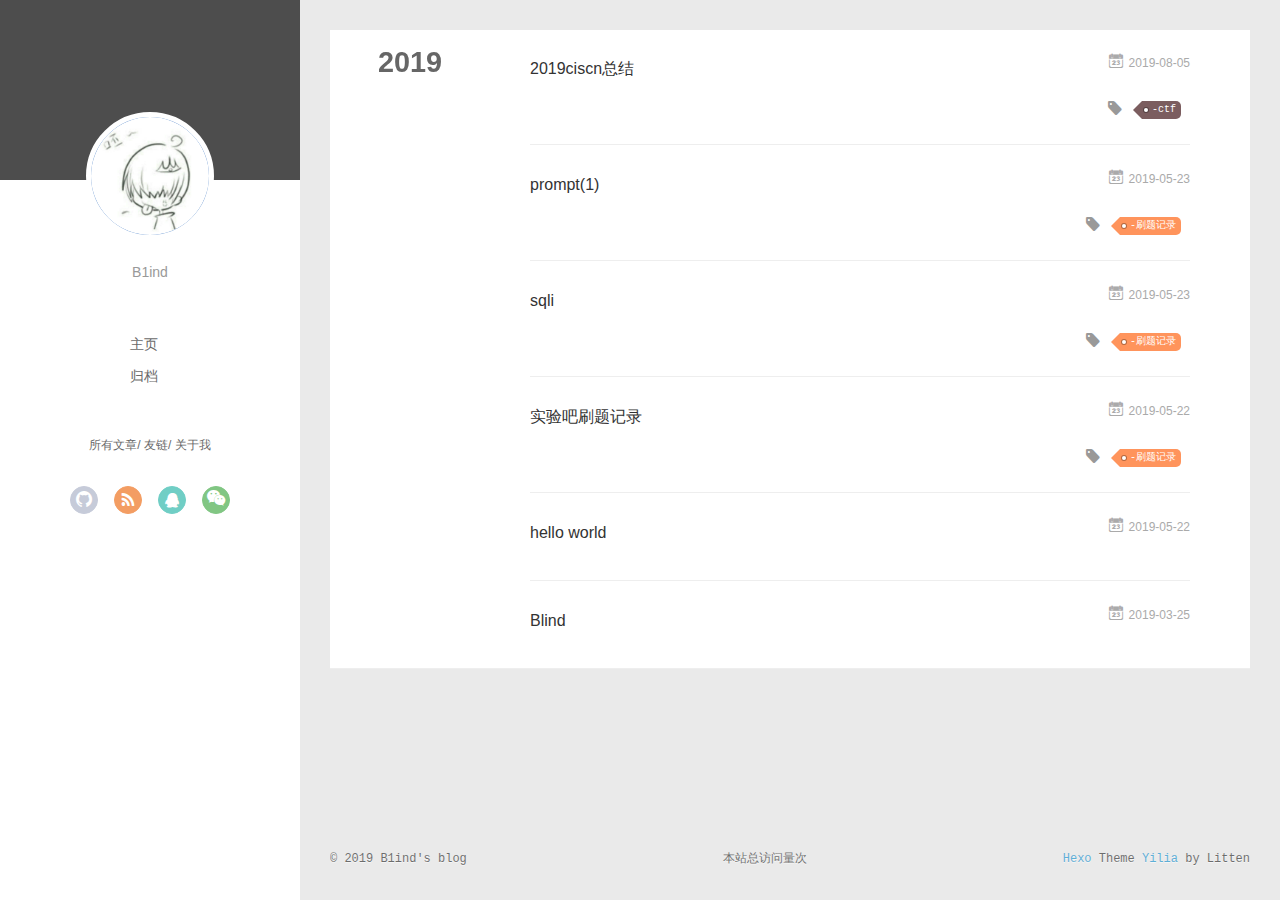
<file: archives/index.html>
<!DOCTYPE html>
<html>
<head><meta name="generator" content="Hexo 3.8.0">
  <meta charset="utf-8">
  
  <meta name="renderer" content="webkit">
  <meta http-equiv="X-UA-Compatible" content="IE=edge">
  <link rel="dns-prefetch" href="http://yoursite.com">
  <title>Archives | B1ind&#39;s blog</title>
  <meta name="viewport" content="width=device-width, initial-scale=1, maximum-scale=1">
  <meta name="description" content="搭博客好难啊">
<meta name="keywords" content="web">
<meta property="og:type" content="website">
<meta property="og:title" content="B1ind&#39;s blog">
<meta property="og:url" content="http://yoursite.com/archives/index.html">
<meta property="og:site_name" content="B1ind&#39;s blog">
<meta property="og:description" content="搭博客好难啊">
<meta property="og:locale" content="中文">
<meta name="twitter:card" content="summary">
<meta name="twitter:title" content="B1ind&#39;s blog">
<meta name="twitter:description" content="搭博客好难啊">
  
    <link rel="alternative" href="/atom.xml" title="B1ind&#39;s blog" type="application/atom+xml">
  
  
    <link rel="icon" href="/favicon.png">
  
  <link rel="stylesheet" type="text/css" href="/./main.0cf68a.css">
  <style type="text/css">
  
    #container.show {
      background: linear-gradient(200deg,#a0cfe4,#e8c37e);
    }
  </style>
  

  

</head>
</html>
<body>
  <div id="container" q-class="show:isCtnShow">
    <canvas id="anm-canvas" class="anm-canvas"></canvas>
    <div class="left-col" q-class="show:isShow">
      
<div class="overlay" style="background: #4d4d4d"></div>
<div class="intrude-less">
	<header id="header" class="inner">
		<a href="/" class="profilepic">
			<img src="/img/head.jpg" class="js-avatar">
		</a>
		<hgroup>
		  <h1 class="header-author"><a href="/"></a></h1>
		</hgroup>
		
		<p class="header-subtitle">B1ind</p>
		

		<nav class="header-menu">
			<ul>
			
				<li><a href="/">主页</a></li>
	        
				<li><a href="/archives/index.html">归档</a></li>
	        
			</ul>
		</nav>
		<nav class="header-smart-menu">
    		
    			
    			<a q-on="click: openSlider(e, 'innerArchive')" href="javascript:void(0)">所有文章</a>
    			
            
    			
    			<a q-on="click: openSlider(e, 'friends')" href="javascript:void(0)">友链</a>
    			
            
    			
    			<a q-on="click: openSlider(e, 'aboutme')" href="javascript:void(0)">关于我</a>
    			
            
		</nav>
		<nav class="header-nav">
			<div class="social">
				
					<a class="github" target="_blank" href="#" title="github"><i class="icon-github"></i></a>
		        
					<a class="rss" target="_blank" href="#" title="rss"><i class="icon-rss"></i></a>
		        
					<a class="qq" target="_blank" href="/984231098" title="qq"><i class="icon-qq"></i></a>
		        
					<a class="weixin" target="_blank" href="/984231098" title="weixin"><i class="icon-weixin"></i></a>
		        
			</div>
		</nav>
	</header>		
</div>

    </div>
    <div class="mid-col" q-class="show:isShow,hide:isShow|isFalse">
      
<nav id="mobile-nav">
  	<div class="overlay js-overlay" style="background: #4d4d4d"></div>
	<div class="btnctn js-mobile-btnctn">
  		<div class="slider-trigger list" q-on="click: openSlider(e)"><i class="icon icon-sort"></i></div>
	</div>
	<div class="intrude-less">
		<header id="header" class="inner">
			<div class="profilepic">
				<img src="/img/head.jpg" class="js-avatar">
			</div>
			<hgroup>
			  <h1 class="header-author js-header-author"></h1>
			</hgroup>
			
			<p class="header-subtitle"><i class="icon icon-quo-left"></i>B1ind<i class="icon icon-quo-right"></i></p>
			
			
			
				
			
				
			
			
			
			<nav class="header-nav">
				<div class="social">
					
						<a class="github" target="_blank" href="#" title="github"><i class="icon-github"></i></a>
			        
						<a class="rss" target="_blank" href="#" title="rss"><i class="icon-rss"></i></a>
			        
						<a class="qq" target="_blank" href="/984231098" title="qq"><i class="icon-qq"></i></a>
			        
						<a class="weixin" target="_blank" href="/984231098" title="weixin"><i class="icon-weixin"></i></a>
			        
				</div>
			</nav>

			<nav class="header-menu js-header-menu">
				<ul style="width: 50%">
				
				
					<li style="width: 50%"><a href="/">主页</a></li>
		        
					<li style="width: 50%"><a href="/archives/index.html">归档</a></li>
		        
				</ul>
			</nav>
		</header>				
	</div>
	<div class="mobile-mask" style="display:none" q-show="isShow"></div>
</nav>

      <div id="wrapper" class="body-wrap">
        <div class="menu-l">
          <div class="canvas-wrap">
            <canvas data-colors="#eaeaea" data-sectionHeight="100" data-contentId="js-content" id="myCanvas1" class="anm-canvas"></canvas>
          </div>
          <div id="js-content" class="content-ll">
            
  
  
    
    
      
      
      <section class="archives-wrap">
        <div class="archive-year-wrap">
          <a href="/archives/2019" class="archive-year">2019</a>
        </div>
        <div class="archives">
    
    <article class="archive-article archive-type-post">
  <div class="archive-article-inner">
    <header class="archive-article-header">
      	<div class="article-meta">
	      	<a href="/2019/08/05/2019ciscn总结/" class="archive-article-date">
  	<time datetime="2019-08-05T15:16:21.000Z" itemprop="datePublished"><i class="icon-calendar icon"></i>2019-08-05</time>
</a>
        </div>
    	 
  
    <h1 itemprop="name">
      <a class="archive-article-title" href="/2019/08/05/2019ciscn总结/">2019ciscn总结</a>
    </h1>
  

        <div class="article-info info-on-right">
          
	<div class="article-tag tagcloud">
		<i class="icon-price-tags icon"></i>
		<ul class="article-tag-list">
			 
        		<li class="article-tag-list-item">
        			<a href="javascript:void(0)" class="js-tag article-tag-list-link color5">-ctf</a>
        		</li>
      		
		</ul>
	</div>

          

        </div>
        <div class="clearfix"></div>
    </header>
  </div>
</article>
  
    
    
    <article class="archive-article archive-type-post">
  <div class="archive-article-inner">
    <header class="archive-article-header">
      	<div class="article-meta">
	      	<a href="/2019/05/23/prompt-1/" class="archive-article-date">
  	<time datetime="2019-05-23T12:28:42.000Z" itemprop="datePublished"><i class="icon-calendar icon"></i>2019-05-23</time>
</a>
        </div>
    	 
  
    <h1 itemprop="name">
      <a class="archive-article-title" href="/2019/05/23/prompt-1/">prompt(1)</a>
    </h1>
  

        <div class="article-info info-on-right">
          
	<div class="article-tag tagcloud">
		<i class="icon-price-tags icon"></i>
		<ul class="article-tag-list">
			 
        		<li class="article-tag-list-item">
        			<a href="javascript:void(0)" class="js-tag article-tag-list-link color1">-刷题记录</a>
        		</li>
      		
		</ul>
	</div>

          

        </div>
        <div class="clearfix"></div>
    </header>
  </div>
</article>
  
    
    
    <article class="archive-article archive-type-post">
  <div class="archive-article-inner">
    <header class="archive-article-header">
      	<div class="article-meta">
	      	<a href="/2019/05/23/sqli/" class="archive-article-date">
  	<time datetime="2019-05-23T06:59:33.000Z" itemprop="datePublished"><i class="icon-calendar icon"></i>2019-05-23</time>
</a>
        </div>
    	 
  
    <h1 itemprop="name">
      <a class="archive-article-title" href="/2019/05/23/sqli/">sqli</a>
    </h1>
  

        <div class="article-info info-on-right">
          
	<div class="article-tag tagcloud">
		<i class="icon-price-tags icon"></i>
		<ul class="article-tag-list">
			 
        		<li class="article-tag-list-item">
        			<a href="javascript:void(0)" class="js-tag article-tag-list-link color1">-刷题记录</a>
        		</li>
      		
		</ul>
	</div>

          

        </div>
        <div class="clearfix"></div>
    </header>
  </div>
</article>
  
    
    
    <article class="archive-article archive-type-post">
  <div class="archive-article-inner">
    <header class="archive-article-header">
      	<div class="article-meta">
	      	<a href="/2019/05/22/实验吧刷题记录/" class="archive-article-date">
  	<time datetime="2019-05-22T12:05:50.000Z" itemprop="datePublished"><i class="icon-calendar icon"></i>2019-05-22</time>
</a>
        </div>
    	 
  
    <h1 itemprop="name">
      <a class="archive-article-title" href="/2019/05/22/实验吧刷题记录/">实验吧刷题记录</a>
    </h1>
  

        <div class="article-info info-on-right">
          
	<div class="article-tag tagcloud">
		<i class="icon-price-tags icon"></i>
		<ul class="article-tag-list">
			 
        		<li class="article-tag-list-item">
        			<a href="javascript:void(0)" class="js-tag article-tag-list-link color1">-刷题记录</a>
        		</li>
      		
		</ul>
	</div>

          

        </div>
        <div class="clearfix"></div>
    </header>
  </div>
</article>
  
    
    
    <article class="archive-article archive-type-post">
  <div class="archive-article-inner">
    <header class="archive-article-header">
      	<div class="article-meta">
	      	<a href="/2019/05/22/hello-world/" class="archive-article-date">
  	<time datetime="2019-05-22T11:16:38.000Z" itemprop="datePublished"><i class="icon-calendar icon"></i>2019-05-22</time>
</a>
        </div>
    	 
  
    <h1 itemprop="name">
      <a class="archive-article-title" href="/2019/05/22/hello-world/">hello world</a>
    </h1>
  

        <div class="article-info info-on-right">
          
          

        </div>
        <div class="clearfix"></div>
    </header>
  </div>
</article>
  
    
    
    <article class="archive-article archive-type-post">
  <div class="archive-article-inner">
    <header class="archive-article-header">
      	<div class="article-meta">
	      	<a href="/2019/03/25/Blind/" class="archive-article-date">
  	<time datetime="2019-03-25T13:22:13.000Z" itemprop="datePublished"><i class="icon-calendar icon"></i>2019-03-25</time>
</a>
        </div>
    	 
  
    <h1 itemprop="name">
      <a class="archive-article-title" href="/2019/03/25/Blind/">Blind</a>
    </h1>
  

        <div class="article-info info-on-right">
          
          

        </div>
        <div class="clearfix"></div>
    </header>
  </div>
</article>
  
  
    </div></section>
  

    


          </div>
        </div>
      </div>
      <footer id="footer">
  <div class="outer">
    <div id="footer-info">
    	<div class="footer-left">
    		&copy; 2019 B1ind&#39;s blog
    	</div>
      	<div class="footer-right">
      		<a href="http://hexo.io/" target="_blank">Hexo</a>  Theme <a href="https://github.com/litten/hexo-theme-yilia" target="_blank">Yilia</a> by Litten
      	</div>
		<script async src="//busuanzi.ibruce.info/busuanzi/2.3/busuanzi.pure.mini.js"></script>
        <span id="busuanzi_container_site_pv">本站总访问量<span id="busuanzi_value_site_pv"></span>次</span>
    </div>
  </div>
</footer>
    </div>
    <script>
	var yiliaConfig = {
		mathjax: true,
		isHome: false,
		isPost: false,
		isArchive: true,
		isTag: false,
		isCategory: false,
		open_in_new: false,
		toc_hide_index: true,
		root: "/",
		innerArchive: true,
		showTags: false
	}
</script>

<script>!function(t){function n(e){if(r[e])return r[e].exports;var i=r[e]={exports:{},id:e,loaded:!1};return t[e].call(i.exports,i,i.exports,n),i.loaded=!0,i.exports}var r={};n.m=t,n.c=r,n.p="./",n(0)}([function(t,n,r){r(195),t.exports=r(191)},function(t,n,r){var e=r(3),i=r(52),o=r(27),u=r(28),c=r(53),f="prototype",a=function(t,n,r){var s,l,h,v,p=t&a.F,d=t&a.G,y=t&a.S,g=t&a.P,b=t&a.B,m=d?e:y?e[n]||(e[n]={}):(e[n]||{})[f],x=d?i:i[n]||(i[n]={}),w=x[f]||(x[f]={});d&&(r=n);for(s in r)l=!p&&m&&void 0!==m[s],h=(l?m:r)[s],v=b&&l?c(h,e):g&&"function"==typeof h?c(Function.call,h):h,m&&u(m,s,h,t&a.U),x[s]!=h&&o(x,s,v),g&&w[s]!=h&&(w[s]=h)};e.core=i,a.F=1,a.G=2,a.S=4,a.P=8,a.B=16,a.W=32,a.U=64,a.R=128,t.exports=a},function(t,n,r){var e=r(6);t.exports=function(t){if(!e(t))throw TypeError(t+" is not an object!");return t}},function(t,n){var r=t.exports="undefined"!=typeof window&&window.Math==Math?window:"undefined"!=typeof self&&self.Math==Math?self:Function("return this")();"number"==typeof __g&&(__g=r)},function(t,n){t.exports=function(t){try{return!!t()}catch(t){return!0}}},function(t,n){var r=t.exports="undefined"!=typeof window&&window.Math==Math?window:"undefined"!=typeof self&&self.Math==Math?self:Function("return this")();"number"==typeof __g&&(__g=r)},function(t,n){t.exports=function(t){return"object"==typeof t?null!==t:"function"==typeof t}},function(t,n,r){var e=r(126)("wks"),i=r(76),o=r(3).Symbol,u="function"==typeof o;(t.exports=function(t){return e[t]||(e[t]=u&&o[t]||(u?o:i)("Symbol."+t))}).store=e},function(t,n){var r={}.hasOwnProperty;t.exports=function(t,n){return r.call(t,n)}},function(t,n,r){var e=r(94),i=r(33);t.exports=function(t){return e(i(t))}},function(t,n,r){t.exports=!r(4)(function(){return 7!=Object.defineProperty({},"a",{get:function(){return 7}}).a})},function(t,n,r){var e=r(2),i=r(167),o=r(50),u=Object.defineProperty;n.f=r(10)?Object.defineProperty:function(t,n,r){if(e(t),n=o(n,!0),e(r),i)try{return u(t,n,r)}catch(t){}if("get"in r||"set"in r)throw TypeError("Accessors not supported!");return"value"in r&&(t[n]=r.value),t}},function(t,n,r){t.exports=!r(18)(function(){return 7!=Object.defineProperty({},"a",{get:function(){return 7}}).a})},function(t,n,r){var e=r(14),i=r(22);t.exports=r(12)?function(t,n,r){return e.f(t,n,i(1,r))}:function(t,n,r){return t[n]=r,t}},function(t,n,r){var e=r(20),i=r(58),o=r(42),u=Object.defineProperty;n.f=r(12)?Object.defineProperty:function(t,n,r){if(e(t),n=o(n,!0),e(r),i)try{return u(t,n,r)}catch(t){}if("get"in r||"set"in r)throw TypeError("Accessors not supported!");return"value"in r&&(t[n]=r.value),t}},function(t,n,r){var e=r(40)("wks"),i=r(23),o=r(5).Symbol,u="function"==typeof o;(t.exports=function(t){return e[t]||(e[t]=u&&o[t]||(u?o:i)("Symbol."+t))}).store=e},function(t,n,r){var e=r(67),i=Math.min;t.exports=function(t){return t>0?i(e(t),9007199254740991):0}},function(t,n,r){var e=r(46);t.exports=function(t){return Object(e(t))}},function(t,n){t.exports=function(t){try{return!!t()}catch(t){return!0}}},function(t,n,r){var e=r(63),i=r(34);t.exports=Object.keys||function(t){return e(t,i)}},function(t,n,r){var e=r(21);t.exports=function(t){if(!e(t))throw TypeError(t+" is not an object!");return t}},function(t,n){t.exports=function(t){return"object"==typeof t?null!==t:"function"==typeof t}},function(t,n){t.exports=function(t,n){return{enumerable:!(1&t),configurable:!(2&t),writable:!(4&t),value:n}}},function(t,n){var r=0,e=Math.random();t.exports=function(t){return"Symbol(".concat(void 0===t?"":t,")_",(++r+e).toString(36))}},function(t,n){var r={}.hasOwnProperty;t.exports=function(t,n){return r.call(t,n)}},function(t,n){var r=t.exports={version:"2.4.0"};"number"==typeof __e&&(__e=r)},function(t,n){t.exports=function(t){if("function"!=typeof t)throw TypeError(t+" is not a function!");return t}},function(t,n,r){var e=r(11),i=r(66);t.exports=r(10)?function(t,n,r){return e.f(t,n,i(1,r))}:function(t,n,r){return t[n]=r,t}},function(t,n,r){var e=r(3),i=r(27),o=r(24),u=r(76)("src"),c="toString",f=Function[c],a=(""+f).split(c);r(52).inspectSource=function(t){return f.call(t)},(t.exports=function(t,n,r,c){var f="function"==typeof r;f&&(o(r,"name")||i(r,"name",n)),t[n]!==r&&(f&&(o(r,u)||i(r,u,t[n]?""+t[n]:a.join(String(n)))),t===e?t[n]=r:c?t[n]?t[n]=r:i(t,n,r):(delete t[n],i(t,n,r)))})(Function.prototype,c,function(){return"function"==typeof this&&this[u]||f.call(this)})},function(t,n,r){var e=r(1),i=r(4),o=r(46),u=function(t,n,r,e){var i=String(o(t)),u="<"+n;return""!==r&&(u+=" "+r+'="'+String(e).replace(/"/g,"&quot;")+'"'),u+">"+i+"</"+n+">"};t.exports=function(t,n){var r={};r[t]=n(u),e(e.P+e.F*i(function(){var n=""[t]('"');return n!==n.toLowerCase()||n.split('"').length>3}),"String",r)}},function(t,n,r){var e=r(115),i=r(46);t.exports=function(t){return e(i(t))}},function(t,n,r){var e=r(116),i=r(66),o=r(30),u=r(50),c=r(24),f=r(167),a=Object.getOwnPropertyDescriptor;n.f=r(10)?a:function(t,n){if(t=o(t),n=u(n,!0),f)try{return a(t,n)}catch(t){}if(c(t,n))return i(!e.f.call(t,n),t[n])}},function(t,n,r){var e=r(24),i=r(17),o=r(145)("IE_PROTO"),u=Object.prototype;t.exports=Object.getPrototypeOf||function(t){return t=i(t),e(t,o)?t[o]:"function"==typeof t.constructor&&t instanceof t.constructor?t.constructor.prototype:t instanceof Object?u:null}},function(t,n){t.exports=function(t){if(void 0==t)throw TypeError("Can't call method on  "+t);return t}},function(t,n){t.exports="constructor,hasOwnProperty,isPrototypeOf,propertyIsEnumerable,toLocaleString,toString,valueOf".split(",")},function(t,n){t.exports={}},function(t,n){t.exports=!0},function(t,n){n.f={}.propertyIsEnumerable},function(t,n,r){var e=r(14).f,i=r(8),o=r(15)("toStringTag");t.exports=function(t,n,r){t&&!i(t=r?t:t.prototype,o)&&e(t,o,{configurable:!0,value:n})}},function(t,n,r){var e=r(40)("keys"),i=r(23);t.exports=function(t){return e[t]||(e[t]=i(t))}},function(t,n,r){var e=r(5),i="__core-js_shared__",o=e[i]||(e[i]={});t.exports=function(t){return o[t]||(o[t]={})}},function(t,n){var r=Math.ceil,e=Math.floor;t.exports=function(t){return isNaN(t=+t)?0:(t>0?e:r)(t)}},function(t,n,r){var e=r(21);t.exports=function(t,n){if(!e(t))return t;var r,i;if(n&&"function"==typeof(r=t.toString)&&!e(i=r.call(t)))return i;if("function"==typeof(r=t.valueOf)&&!e(i=r.call(t)))return i;if(!n&&"function"==typeof(r=t.toString)&&!e(i=r.call(t)))return i;throw TypeError("Can't convert object to primitive value")}},function(t,n,r){var e=r(5),i=r(25),o=r(36),u=r(44),c=r(14).f;t.exports=function(t){var n=i.Symbol||(i.Symbol=o?{}:e.Symbol||{});"_"==t.charAt(0)||t in n||c(n,t,{value:u.f(t)})}},function(t,n,r){n.f=r(15)},function(t,n){var r={}.toString;t.exports=function(t){return r.call(t).slice(8,-1)}},function(t,n){t.exports=function(t){if(void 0==t)throw TypeError("Can't call method on  "+t);return t}},function(t,n,r){var e=r(4);t.exports=function(t,n){return!!t&&e(function(){n?t.call(null,function(){},1):t.call(null)})}},function(t,n,r){var e=r(53),i=r(115),o=r(17),u=r(16),c=r(203);t.exports=function(t,n){var r=1==t,f=2==t,a=3==t,s=4==t,l=6==t,h=5==t||l,v=n||c;return function(n,c,p){for(var d,y,g=o(n),b=i(g),m=e(c,p,3),x=u(b.length),w=0,S=r?v(n,x):f?v(n,0):void 0;x>w;w++)if((h||w in b)&&(d=b[w],y=m(d,w,g),t))if(r)S[w]=y;else if(y)switch(t){case 3:return!0;case 5:return d;case 6:return w;case 2:S.push(d)}else if(s)return!1;return l?-1:a||s?s:S}}},function(t,n,r){var e=r(1),i=r(52),o=r(4);t.exports=function(t,n){var r=(i.Object||{})[t]||Object[t],u={};u[t]=n(r),e(e.S+e.F*o(function(){r(1)}),"Object",u)}},function(t,n,r){var e=r(6);t.exports=function(t,n){if(!e(t))return t;var r,i;if(n&&"function"==typeof(r=t.toString)&&!e(i=r.call(t)))return i;if("function"==typeof(r=t.valueOf)&&!e(i=r.call(t)))return i;if(!n&&"function"==typeof(r=t.toString)&&!e(i=r.call(t)))return i;throw TypeError("Can't convert object to primitive value")}},function(t,n,r){var e=r(5),i=r(25),o=r(91),u=r(13),c="prototype",f=function(t,n,r){var a,s,l,h=t&f.F,v=t&f.G,p=t&f.S,d=t&f.P,y=t&f.B,g=t&f.W,b=v?i:i[n]||(i[n]={}),m=b[c],x=v?e:p?e[n]:(e[n]||{})[c];v&&(r=n);for(a in r)(s=!h&&x&&void 0!==x[a])&&a in b||(l=s?x[a]:r[a],b[a]=v&&"function"!=typeof x[a]?r[a]:y&&s?o(l,e):g&&x[a]==l?function(t){var n=function(n,r,e){if(this instanceof t){switch(arguments.length){case 0:return new t;case 1:return new t(n);case 2:return new t(n,r)}return new t(n,r,e)}return t.apply(this,arguments)};return n[c]=t[c],n}(l):d&&"function"==typeof l?o(Function.call,l):l,d&&((b.virtual||(b.virtual={}))[a]=l,t&f.R&&m&&!m[a]&&u(m,a,l)))};f.F=1,f.G=2,f.S=4,f.P=8,f.B=16,f.W=32,f.U=64,f.R=128,t.exports=f},function(t,n){var r=t.exports={version:"2.4.0"};"number"==typeof __e&&(__e=r)},function(t,n,r){var e=r(26);t.exports=function(t,n,r){if(e(t),void 0===n)return t;switch(r){case 1:return function(r){return t.call(n,r)};case 2:return function(r,e){return t.call(n,r,e)};case 3:return function(r,e,i){return t.call(n,r,e,i)}}return function(){return t.apply(n,arguments)}}},function(t,n,r){var e=r(183),i=r(1),o=r(126)("metadata"),u=o.store||(o.store=new(r(186))),c=function(t,n,r){var i=u.get(t);if(!i){if(!r)return;u.set(t,i=new e)}var o=i.get(n);if(!o){if(!r)return;i.set(n,o=new e)}return o},f=function(t,n,r){var e=c(n,r,!1);return void 0!==e&&e.has(t)},a=function(t,n,r){var e=c(n,r,!1);return void 0===e?void 0:e.get(t)},s=function(t,n,r,e){c(r,e,!0).set(t,n)},l=function(t,n){var r=c(t,n,!1),e=[];return r&&r.forEach(function(t,n){e.push(n)}),e},h=function(t){return void 0===t||"symbol"==typeof t?t:String(t)},v=function(t){i(i.S,"Reflect",t)};t.exports={store:u,map:c,has:f,get:a,set:s,keys:l,key:h,exp:v}},function(t,n,r){"use strict";if(r(10)){var e=r(69),i=r(3),o=r(4),u=r(1),c=r(127),f=r(152),a=r(53),s=r(68),l=r(66),h=r(27),v=r(73),p=r(67),d=r(16),y=r(75),g=r(50),b=r(24),m=r(180),x=r(114),w=r(6),S=r(17),_=r(137),O=r(70),E=r(32),P=r(71).f,j=r(154),F=r(76),M=r(7),A=r(48),N=r(117),T=r(146),I=r(155),k=r(80),L=r(123),R=r(74),C=r(130),D=r(160),U=r(11),W=r(31),G=U.f,B=W.f,V=i.RangeError,z=i.TypeError,q=i.Uint8Array,K="ArrayBuffer",J="Shared"+K,Y="BYTES_PER_ELEMENT",H="prototype",$=Array[H],X=f.ArrayBuffer,Q=f.DataView,Z=A(0),tt=A(2),nt=A(3),rt=A(4),et=A(5),it=A(6),ot=N(!0),ut=N(!1),ct=I.values,ft=I.keys,at=I.entries,st=$.lastIndexOf,lt=$.reduce,ht=$.reduceRight,vt=$.join,pt=$.sort,dt=$.slice,yt=$.toString,gt=$.toLocaleString,bt=M("iterator"),mt=M("toStringTag"),xt=F("typed_constructor"),wt=F("def_constructor"),St=c.CONSTR,_t=c.TYPED,Ot=c.VIEW,Et="Wrong length!",Pt=A(1,function(t,n){return Tt(T(t,t[wt]),n)}),jt=o(function(){return 1===new q(new Uint16Array([1]).buffer)[0]}),Ft=!!q&&!!q[H].set&&o(function(){new q(1).set({})}),Mt=function(t,n){if(void 0===t)throw z(Et);var r=+t,e=d(t);if(n&&!m(r,e))throw V(Et);return e},At=function(t,n){var r=p(t);if(r<0||r%n)throw V("Wrong offset!");return r},Nt=function(t){if(w(t)&&_t in t)return t;throw z(t+" is not a typed array!")},Tt=function(t,n){if(!(w(t)&&xt in t))throw z("It is not a typed array constructor!");return new t(n)},It=function(t,n){return kt(T(t,t[wt]),n)},kt=function(t,n){for(var r=0,e=n.length,i=Tt(t,e);e>r;)i[r]=n[r++];return i},Lt=function(t,n,r){G(t,n,{get:function(){return this._d[r]}})},Rt=function(t){var n,r,e,i,o,u,c=S(t),f=arguments.length,s=f>1?arguments[1]:void 0,l=void 0!==s,h=j(c);if(void 0!=h&&!_(h)){for(u=h.call(c),e=[],n=0;!(o=u.next()).done;n++)e.push(o.value);c=e}for(l&&f>2&&(s=a(s,arguments[2],2)),n=0,r=d(c.length),i=Tt(this,r);r>n;n++)i[n]=l?s(c[n],n):c[n];return i},Ct=function(){for(var t=0,n=arguments.length,r=Tt(this,n);n>t;)r[t]=arguments[t++];return r},Dt=!!q&&o(function(){gt.call(new q(1))}),Ut=function(){return gt.apply(Dt?dt.call(Nt(this)):Nt(this),arguments)},Wt={copyWithin:function(t,n){return D.call(Nt(this),t,n,arguments.length>2?arguments[2]:void 0)},every:function(t){return rt(Nt(this),t,arguments.length>1?arguments[1]:void 0)},fill:function(t){return C.apply(Nt(this),arguments)},filter:function(t){return It(this,tt(Nt(this),t,arguments.length>1?arguments[1]:void 0))},find:function(t){return et(Nt(this),t,arguments.length>1?arguments[1]:void 0)},findIndex:function(t){return it(Nt(this),t,arguments.length>1?arguments[1]:void 0)},forEach:function(t){Z(Nt(this),t,arguments.length>1?arguments[1]:void 0)},indexOf:function(t){return ut(Nt(this),t,arguments.length>1?arguments[1]:void 0)},includes:function(t){return ot(Nt(this),t,arguments.length>1?arguments[1]:void 0)},join:function(t){return vt.apply(Nt(this),arguments)},lastIndexOf:function(t){return st.apply(Nt(this),arguments)},map:function(t){return Pt(Nt(this),t,arguments.length>1?arguments[1]:void 0)},reduce:function(t){return lt.apply(Nt(this),arguments)},reduceRight:function(t){return ht.apply(Nt(this),arguments)},reverse:function(){for(var t,n=this,r=Nt(n).length,e=Math.floor(r/2),i=0;i<e;)t=n[i],n[i++]=n[--r],n[r]=t;return n},some:function(t){return nt(Nt(this),t,arguments.length>1?arguments[1]:void 0)},sort:function(t){return pt.call(Nt(this),t)},subarray:function(t,n){var r=Nt(this),e=r.length,i=y(t,e);return new(T(r,r[wt]))(r.buffer,r.byteOffset+i*r.BYTES_PER_ELEMENT,d((void 0===n?e:y(n,e))-i))}},Gt=function(t,n){return It(this,dt.call(Nt(this),t,n))},Bt=function(t){Nt(this);var n=At(arguments[1],1),r=this.length,e=S(t),i=d(e.length),o=0;if(i+n>r)throw V(Et);for(;o<i;)this[n+o]=e[o++]},Vt={entries:function(){return at.call(Nt(this))},keys:function(){return ft.call(Nt(this))},values:function(){return ct.call(Nt(this))}},zt=function(t,n){return w(t)&&t[_t]&&"symbol"!=typeof n&&n in t&&String(+n)==String(n)},qt=function(t,n){return zt(t,n=g(n,!0))?l(2,t[n]):B(t,n)},Kt=function(t,n,r){return!(zt(t,n=g(n,!0))&&w(r)&&b(r,"value"))||b(r,"get")||b(r,"set")||r.configurable||b(r,"writable")&&!r.writable||b(r,"enumerable")&&!r.enumerable?G(t,n,r):(t[n]=r.value,t)};St||(W.f=qt,U.f=Kt),u(u.S+u.F*!St,"Object",{getOwnPropertyDescriptor:qt,defineProperty:Kt}),o(function(){yt.call({})})&&(yt=gt=function(){return vt.call(this)});var Jt=v({},Wt);v(Jt,Vt),h(Jt,bt,Vt.values),v(Jt,{slice:Gt,set:Bt,constructor:function(){},toString:yt,toLocaleString:Ut}),Lt(Jt,"buffer","b"),Lt(Jt,"byteOffset","o"),Lt(Jt,"byteLength","l"),Lt(Jt,"length","e"),G(Jt,mt,{get:function(){return this[_t]}}),t.exports=function(t,n,r,f){f=!!f;var a=t+(f?"Clamped":"")+"Array",l="Uint8Array"!=a,v="get"+t,p="set"+t,y=i[a],g=y||{},b=y&&E(y),m=!y||!c.ABV,S={},_=y&&y[H],j=function(t,r){var e=t._d;return e.v[v](r*n+e.o,jt)},F=function(t,r,e){var i=t._d;f&&(e=(e=Math.round(e))<0?0:e>255?255:255&e),i.v[p](r*n+i.o,e,jt)},M=function(t,n){G(t,n,{get:function(){return j(this,n)},set:function(t){return F(this,n,t)},enumerable:!0})};m?(y=r(function(t,r,e,i){s(t,y,a,"_d");var o,u,c,f,l=0,v=0;if(w(r)){if(!(r instanceof X||(f=x(r))==K||f==J))return _t in r?kt(y,r):Rt.call(y,r);o=r,v=At(e,n);var p=r.byteLength;if(void 0===i){if(p%n)throw V(Et);if((u=p-v)<0)throw V(Et)}else if((u=d(i)*n)+v>p)throw V(Et);c=u/n}else c=Mt(r,!0),u=c*n,o=new X(u);for(h(t,"_d",{b:o,o:v,l:u,e:c,v:new Q(o)});l<c;)M(t,l++)}),_=y[H]=O(Jt),h(_,"constructor",y)):L(function(t){new y(null),new y(t)},!0)||(y=r(function(t,r,e,i){s(t,y,a);var o;return w(r)?r instanceof X||(o=x(r))==K||o==J?void 0!==i?new g(r,At(e,n),i):void 0!==e?new g(r,At(e,n)):new g(r):_t in r?kt(y,r):Rt.call(y,r):new g(Mt(r,l))}),Z(b!==Function.prototype?P(g).concat(P(b)):P(g),function(t){t in y||h(y,t,g[t])}),y[H]=_,e||(_.constructor=y));var A=_[bt],N=!!A&&("values"==A.name||void 0==A.name),T=Vt.values;h(y,xt,!0),h(_,_t,a),h(_,Ot,!0),h(_,wt,y),(f?new y(1)[mt]==a:mt in _)||G(_,mt,{get:function(){return a}}),S[a]=y,u(u.G+u.W+u.F*(y!=g),S),u(u.S,a,{BYTES_PER_ELEMENT:n,from:Rt,of:Ct}),Y in _||h(_,Y,n),u(u.P,a,Wt),R(a),u(u.P+u.F*Ft,a,{set:Bt}),u(u.P+u.F*!N,a,Vt),u(u.P+u.F*(_.toString!=yt),a,{toString:yt}),u(u.P+u.F*o(function(){new y(1).slice()}),a,{slice:Gt}),u(u.P+u.F*(o(function(){return[1,2].toLocaleString()!=new y([1,2]).toLocaleString()})||!o(function(){_.toLocaleString.call([1,2])})),a,{toLocaleString:Ut}),k[a]=N?A:T,e||N||h(_,bt,T)}}else t.exports=function(){}},function(t,n){var r={}.toString;t.exports=function(t){return r.call(t).slice(8,-1)}},function(t,n,r){var e=r(21),i=r(5).document,o=e(i)&&e(i.createElement);t.exports=function(t){return o?i.createElement(t):{}}},function(t,n,r){t.exports=!r(12)&&!r(18)(function(){return 7!=Object.defineProperty(r(57)("div"),"a",{get:function(){return 7}}).a})},function(t,n,r){"use strict";var e=r(36),i=r(51),o=r(64),u=r(13),c=r(8),f=r(35),a=r(96),s=r(38),l=r(103),h=r(15)("iterator"),v=!([].keys&&"next"in[].keys()),p="keys",d="values",y=function(){return this};t.exports=function(t,n,r,g,b,m,x){a(r,n,g);var w,S,_,O=function(t){if(!v&&t in F)return F[t];switch(t){case p:case d:return function(){return new r(this,t)}}return function(){return new r(this,t)}},E=n+" Iterator",P=b==d,j=!1,F=t.prototype,M=F[h]||F["@@iterator"]||b&&F[b],A=M||O(b),N=b?P?O("entries"):A:void 0,T="Array"==n?F.entries||M:M;if(T&&(_=l(T.call(new t)))!==Object.prototype&&(s(_,E,!0),e||c(_,h)||u(_,h,y)),P&&M&&M.name!==d&&(j=!0,A=function(){return M.call(this)}),e&&!x||!v&&!j&&F[h]||u(F,h,A),f[n]=A,f[E]=y,b)if(w={values:P?A:O(d),keys:m?A:O(p),entries:N},x)for(S in w)S in F||o(F,S,w[S]);else i(i.P+i.F*(v||j),n,w);return w}},function(t,n,r){var e=r(20),i=r(100),o=r(34),u=r(39)("IE_PROTO"),c=function(){},f="prototype",a=function(){var t,n=r(57)("iframe"),e=o.length;for(n.style.display="none",r(93).appendChild(n),n.src="javascript:",t=n.contentWindow.document,t.open(),t.write("<script>document.F=Object<\/script>"),t.close(),a=t.F;e--;)delete a[f][o[e]];return a()};t.exports=Object.create||function(t,n){var r;return null!==t?(c[f]=e(t),r=new c,c[f]=null,r[u]=t):r=a(),void 0===n?r:i(r,n)}},function(t,n,r){var e=r(63),i=r(34).concat("length","prototype");n.f=Object.getOwnPropertyNames||function(t){return e(t,i)}},function(t,n){n.f=Object.getOwnPropertySymbols},function(t,n,r){var e=r(8),i=r(9),o=r(90)(!1),u=r(39)("IE_PROTO");t.exports=function(t,n){var r,c=i(t),f=0,a=[];for(r in c)r!=u&&e(c,r)&&a.push(r);for(;n.length>f;)e(c,r=n[f++])&&(~o(a,r)||a.push(r));return a}},function(t,n,r){t.exports=r(13)},function(t,n,r){var e=r(76)("meta"),i=r(6),o=r(24),u=r(11).f,c=0,f=Object.isExtensible||function(){return!0},a=!r(4)(function(){return f(Object.preventExtensions({}))}),s=function(t){u(t,e,{value:{i:"O"+ ++c,w:{}}})},l=function(t,n){if(!i(t))return"symbol"==typeof t?t:("string"==typeof t?"S":"P")+t;if(!o(t,e)){if(!f(t))return"F";if(!n)return"E";s(t)}return t[e].i},h=function(t,n){if(!o(t,e)){if(!f(t))return!0;if(!n)return!1;s(t)}return t[e].w},v=function(t){return a&&p.NEED&&f(t)&&!o(t,e)&&s(t),t},p=t.exports={KEY:e,NEED:!1,fastKey:l,getWeak:h,onFreeze:v}},function(t,n){t.exports=function(t,n){return{enumerable:!(1&t),configurable:!(2&t),writable:!(4&t),value:n}}},function(t,n){var r=Math.ceil,e=Math.floor;t.exports=function(t){return isNaN(t=+t)?0:(t>0?e:r)(t)}},function(t,n){t.exports=function(t,n,r,e){if(!(t instanceof n)||void 0!==e&&e in t)throw TypeError(r+": incorrect invocation!");return t}},function(t,n){t.exports=!1},function(t,n,r){var e=r(2),i=r(173),o=r(133),u=r(145)("IE_PROTO"),c=function(){},f="prototype",a=function(){var t,n=r(132)("iframe"),e=o.length;for(n.style.display="none",r(135).appendChild(n),n.src="javascript:",t=n.contentWindow.document,t.open(),t.write("<script>document.F=Object<\/script>"),t.close(),a=t.F;e--;)delete a[f][o[e]];return a()};t.exports=Object.create||function(t,n){var r;return null!==t?(c[f]=e(t),r=new c,c[f]=null,r[u]=t):r=a(),void 0===n?r:i(r,n)}},function(t,n,r){var e=r(175),i=r(133).concat("length","prototype");n.f=Object.getOwnPropertyNames||function(t){return e(t,i)}},function(t,n,r){var e=r(175),i=r(133);t.exports=Object.keys||function(t){return e(t,i)}},function(t,n,r){var e=r(28);t.exports=function(t,n,r){for(var i in n)e(t,i,n[i],r);return t}},function(t,n,r){"use strict";var e=r(3),i=r(11),o=r(10),u=r(7)("species");t.exports=function(t){var n=e[t];o&&n&&!n[u]&&i.f(n,u,{configurable:!0,get:function(){return this}})}},function(t,n,r){var e=r(67),i=Math.max,o=Math.min;t.exports=function(t,n){return t=e(t),t<0?i(t+n,0):o(t,n)}},function(t,n){var r=0,e=Math.random();t.exports=function(t){return"Symbol(".concat(void 0===t?"":t,")_",(++r+e).toString(36))}},function(t,n,r){var e=r(33);t.exports=function(t){return Object(e(t))}},function(t,n,r){var e=r(7)("unscopables"),i=Array.prototype;void 0==i[e]&&r(27)(i,e,{}),t.exports=function(t){i[e][t]=!0}},function(t,n,r){var e=r(53),i=r(169),o=r(137),u=r(2),c=r(16),f=r(154),a={},s={},n=t.exports=function(t,n,r,l,h){var v,p,d,y,g=h?function(){return t}:f(t),b=e(r,l,n?2:1),m=0;if("function"!=typeof g)throw TypeError(t+" is not iterable!");if(o(g)){for(v=c(t.length);v>m;m++)if((y=n?b(u(p=t[m])[0],p[1]):b(t[m]))===a||y===s)return y}else for(d=g.call(t);!(p=d.next()).done;)if((y=i(d,b,p.value,n))===a||y===s)return y};n.BREAK=a,n.RETURN=s},function(t,n){t.exports={}},function(t,n,r){var e=r(11).f,i=r(24),o=r(7)("toStringTag");t.exports=function(t,n,r){t&&!i(t=r?t:t.prototype,o)&&e(t,o,{configurable:!0,value:n})}},function(t,n,r){var e=r(1),i=r(46),o=r(4),u=r(150),c="["+u+"]",f="​",a=RegExp("^"+c+c+"*"),s=RegExp(c+c+"*$"),l=function(t,n,r){var i={},c=o(function(){return!!u[t]()||f[t]()!=f}),a=i[t]=c?n(h):u[t];r&&(i[r]=a),e(e.P+e.F*c,"String",i)},h=l.trim=function(t,n){return t=String(i(t)),1&n&&(t=t.replace(a,"")),2&n&&(t=t.replace(s,"")),t};t.exports=l},function(t,n,r){t.exports={default:r(86),__esModule:!0}},function(t,n,r){t.exports={default:r(87),__esModule:!0}},function(t,n,r){"use strict";function e(t){return t&&t.__esModule?t:{default:t}}n.__esModule=!0;var i=r(84),o=e(i),u=r(83),c=e(u),f="function"==typeof c.default&&"symbol"==typeof o.default?function(t){return typeof t}:function(t){return t&&"function"==typeof c.default&&t.constructor===c.default&&t!==c.default.prototype?"symbol":typeof t};n.default="function"==typeof c.default&&"symbol"===f(o.default)?function(t){return void 0===t?"undefined":f(t)}:function(t){return t&&"function"==typeof c.default&&t.constructor===c.default&&t!==c.default.prototype?"symbol":void 0===t?"undefined":f(t)}},function(t,n,r){r(110),r(108),r(111),r(112),t.exports=r(25).Symbol},function(t,n,r){r(109),r(113),t.exports=r(44).f("iterator")},function(t,n){t.exports=function(t){if("function"!=typeof t)throw TypeError(t+" is not a function!");return t}},function(t,n){t.exports=function(){}},function(t,n,r){var e=r(9),i=r(106),o=r(105);t.exports=function(t){return function(n,r,u){var c,f=e(n),a=i(f.length),s=o(u,a);if(t&&r!=r){for(;a>s;)if((c=f[s++])!=c)return!0}else for(;a>s;s++)if((t||s in f)&&f[s]===r)return t||s||0;return!t&&-1}}},function(t,n,r){var e=r(88);t.exports=function(t,n,r){if(e(t),void 0===n)return t;switch(r){case 1:return function(r){return t.call(n,r)};case 2:return function(r,e){return t.call(n,r,e)};case 3:return function(r,e,i){return t.call(n,r,e,i)}}return function(){return t.apply(n,arguments)}}},function(t,n,r){var e=r(19),i=r(62),o=r(37);t.exports=function(t){var n=e(t),r=i.f;if(r)for(var u,c=r(t),f=o.f,a=0;c.length>a;)f.call(t,u=c[a++])&&n.push(u);return n}},function(t,n,r){t.exports=r(5).document&&document.documentElement},function(t,n,r){var e=r(56);t.exports=Object("z").propertyIsEnumerable(0)?Object:function(t){return"String"==e(t)?t.split(""):Object(t)}},function(t,n,r){var e=r(56);t.exports=Array.isArray||function(t){return"Array"==e(t)}},function(t,n,r){"use strict";var e=r(60),i=r(22),o=r(38),u={};r(13)(u,r(15)("iterator"),function(){return this}),t.exports=function(t,n,r){t.prototype=e(u,{next:i(1,r)}),o(t,n+" Iterator")}},function(t,n){t.exports=function(t,n){return{value:n,done:!!t}}},function(t,n,r){var e=r(19),i=r(9);t.exports=function(t,n){for(var r,o=i(t),u=e(o),c=u.length,f=0;c>f;)if(o[r=u[f++]]===n)return r}},function(t,n,r){var e=r(23)("meta"),i=r(21),o=r(8),u=r(14).f,c=0,f=Object.isExtensible||function(){return!0},a=!r(18)(function(){return f(Object.preventExtensions({}))}),s=function(t){u(t,e,{value:{i:"O"+ ++c,w:{}}})},l=function(t,n){if(!i(t))return"symbol"==typeof t?t:("string"==typeof t?"S":"P")+t;if(!o(t,e)){if(!f(t))return"F";if(!n)return"E";s(t)}return t[e].i},h=function(t,n){if(!o(t,e)){if(!f(t))return!0;if(!n)return!1;s(t)}return t[e].w},v=function(t){return a&&p.NEED&&f(t)&&!o(t,e)&&s(t),t},p=t.exports={KEY:e,NEED:!1,fastKey:l,getWeak:h,onFreeze:v}},function(t,n,r){var e=r(14),i=r(20),o=r(19);t.exports=r(12)?Object.defineProperties:function(t,n){i(t);for(var r,u=o(n),c=u.length,f=0;c>f;)e.f(t,r=u[f++],n[r]);return t}},function(t,n,r){var e=r(37),i=r(22),o=r(9),u=r(42),c=r(8),f=r(58),a=Object.getOwnPropertyDescriptor;n.f=r(12)?a:function(t,n){if(t=o(t),n=u(n,!0),f)try{return a(t,n)}catch(t){}if(c(t,n))return i(!e.f.call(t,n),t[n])}},function(t,n,r){var e=r(9),i=r(61).f,o={}.toString,u="object"==typeof window&&window&&Object.getOwnPropertyNames?Object.getOwnPropertyNames(window):[],c=function(t){try{return i(t)}catch(t){return u.slice()}};t.exports.f=function(t){return u&&"[object Window]"==o.call(t)?c(t):i(e(t))}},function(t,n,r){var e=r(8),i=r(77),o=r(39)("IE_PROTO"),u=Object.prototype;t.exports=Object.getPrototypeOf||function(t){return t=i(t),e(t,o)?t[o]:"function"==typeof t.constructor&&t instanceof t.constructor?t.constructor.prototype:t instanceof Object?u:null}},function(t,n,r){var e=r(41),i=r(33);t.exports=function(t){return function(n,r){var o,u,c=String(i(n)),f=e(r),a=c.length;return f<0||f>=a?t?"":void 0:(o=c.charCodeAt(f),o<55296||o>56319||f+1===a||(u=c.charCodeAt(f+1))<56320||u>57343?t?c.charAt(f):o:t?c.slice(f,f+2):u-56320+(o-55296<<10)+65536)}}},function(t,n,r){var e=r(41),i=Math.max,o=Math.min;t.exports=function(t,n){return t=e(t),t<0?i(t+n,0):o(t,n)}},function(t,n,r){var e=r(41),i=Math.min;t.exports=function(t){return t>0?i(e(t),9007199254740991):0}},function(t,n,r){"use strict";var e=r(89),i=r(97),o=r(35),u=r(9);t.exports=r(59)(Array,"Array",function(t,n){this._t=u(t),this._i=0,this._k=n},function(){var t=this._t,n=this._k,r=this._i++;return!t||r>=t.length?(this._t=void 0,i(1)):"keys"==n?i(0,r):"values"==n?i(0,t[r]):i(0,[r,t[r]])},"values"),o.Arguments=o.Array,e("keys"),e("values"),e("entries")},function(t,n){},function(t,n,r){"use strict";var e=r(104)(!0);r(59)(String,"String",function(t){this._t=String(t),this._i=0},function(){var t,n=this._t,r=this._i;return r>=n.length?{value:void 0,done:!0}:(t=e(n,r),this._i+=t.length,{value:t,done:!1})})},function(t,n,r){"use strict";var e=r(5),i=r(8),o=r(12),u=r(51),c=r(64),f=r(99).KEY,a=r(18),s=r(40),l=r(38),h=r(23),v=r(15),p=r(44),d=r(43),y=r(98),g=r(92),b=r(95),m=r(20),x=r(9),w=r(42),S=r(22),_=r(60),O=r(102),E=r(101),P=r(14),j=r(19),F=E.f,M=P.f,A=O.f,N=e.Symbol,T=e.JSON,I=T&&T.stringify,k="prototype",L=v("_hidden"),R=v("toPrimitive"),C={}.propertyIsEnumerable,D=s("symbol-registry"),U=s("symbols"),W=s("op-symbols"),G=Object[k],B="function"==typeof N,V=e.QObject,z=!V||!V[k]||!V[k].findChild,q=o&&a(function(){return 7!=_(M({},"a",{get:function(){return M(this,"a",{value:7}).a}})).a})?function(t,n,r){var e=F(G,n);e&&delete G[n],M(t,n,r),e&&t!==G&&M(G,n,e)}:M,K=function(t){var n=U[t]=_(N[k]);return n._k=t,n},J=B&&"symbol"==typeof N.iterator?function(t){return"symbol"==typeof t}:function(t){return t instanceof N},Y=function(t,n,r){return t===G&&Y(W,n,r),m(t),n=w(n,!0),m(r),i(U,n)?(r.enumerable?(i(t,L)&&t[L][n]&&(t[L][n]=!1),r=_(r,{enumerable:S(0,!1)})):(i(t,L)||M(t,L,S(1,{})),t[L][n]=!0),q(t,n,r)):M(t,n,r)},H=function(t,n){m(t);for(var r,e=g(n=x(n)),i=0,o=e.length;o>i;)Y(t,r=e[i++],n[r]);return t},$=function(t,n){return void 0===n?_(t):H(_(t),n)},X=function(t){var n=C.call(this,t=w(t,!0));return!(this===G&&i(U,t)&&!i(W,t))&&(!(n||!i(this,t)||!i(U,t)||i(this,L)&&this[L][t])||n)},Q=function(t,n){if(t=x(t),n=w(n,!0),t!==G||!i(U,n)||i(W,n)){var r=F(t,n);return!r||!i(U,n)||i(t,L)&&t[L][n]||(r.enumerable=!0),r}},Z=function(t){for(var n,r=A(x(t)),e=[],o=0;r.length>o;)i(U,n=r[o++])||n==L||n==f||e.push(n);return e},tt=function(t){for(var n,r=t===G,e=A(r?W:x(t)),o=[],u=0;e.length>u;)!i(U,n=e[u++])||r&&!i(G,n)||o.push(U[n]);return o};B||(N=function(){if(this instanceof N)throw TypeError("Symbol is not a constructor!");var t=h(arguments.length>0?arguments[0]:void 0),n=function(r){this===G&&n.call(W,r),i(this,L)&&i(this[L],t)&&(this[L][t]=!1),q(this,t,S(1,r))};return o&&z&&q(G,t,{configurable:!0,set:n}),K(t)},c(N[k],"toString",function(){return this._k}),E.f=Q,P.f=Y,r(61).f=O.f=Z,r(37).f=X,r(62).f=tt,o&&!r(36)&&c(G,"propertyIsEnumerable",X,!0),p.f=function(t){return K(v(t))}),u(u.G+u.W+u.F*!B,{Symbol:N});for(var nt="hasInstance,isConcatSpreadable,iterator,match,replace,search,species,split,toPrimitive,toStringTag,unscopables".split(","),rt=0;nt.length>rt;)v(nt[rt++]);for(var nt=j(v.store),rt=0;nt.length>rt;)d(nt[rt++]);u(u.S+u.F*!B,"Symbol",{for:function(t){return i(D,t+="")?D[t]:D[t]=N(t)},keyFor:function(t){if(J(t))return y(D,t);throw TypeError(t+" is not a symbol!")},useSetter:function(){z=!0},useSimple:function(){z=!1}}),u(u.S+u.F*!B,"Object",{create:$,defineProperty:Y,defineProperties:H,getOwnPropertyDescriptor:Q,getOwnPropertyNames:Z,getOwnPropertySymbols:tt}),T&&u(u.S+u.F*(!B||a(function(){var t=N();return"[null]"!=I([t])||"{}"!=I({a:t})||"{}"!=I(Object(t))})),"JSON",{stringify:function(t){if(void 0!==t&&!J(t)){for(var n,r,e=[t],i=1;arguments.length>i;)e.push(arguments[i++]);return n=e[1],"function"==typeof n&&(r=n),!r&&b(n)||(n=function(t,n){if(r&&(n=r.call(this,t,n)),!J(n))return n}),e[1]=n,I.apply(T,e)}}}),N[k][R]||r(13)(N[k],R,N[k].valueOf),l(N,"Symbol"),l(Math,"Math",!0),l(e.JSON,"JSON",!0)},function(t,n,r){r(43)("asyncIterator")},function(t,n,r){r(43)("observable")},function(t,n,r){r(107);for(var e=r(5),i=r(13),o=r(35),u=r(15)("toStringTag"),c=["NodeList","DOMTokenList","MediaList","StyleSheetList","CSSRuleList"],f=0;f<5;f++){var a=c[f],s=e[a],l=s&&s.prototype;l&&!l[u]&&i(l,u,a),o[a]=o.Array}},function(t,n,r){var e=r(45),i=r(7)("toStringTag"),o="Arguments"==e(function(){return arguments}()),u=function(t,n){try{return t[n]}catch(t){}};t.exports=function(t){var n,r,c;return void 0===t?"Undefined":null===t?"Null":"string"==typeof(r=u(n=Object(t),i))?r:o?e(n):"Object"==(c=e(n))&&"function"==typeof n.callee?"Arguments":c}},function(t,n,r){var e=r(45);t.exports=Object("z").propertyIsEnumerable(0)?Object:function(t){return"String"==e(t)?t.split(""):Object(t)}},function(t,n){n.f={}.propertyIsEnumerable},function(t,n,r){var e=r(30),i=r(16),o=r(75);t.exports=function(t){return function(n,r,u){var c,f=e(n),a=i(f.length),s=o(u,a);if(t&&r!=r){for(;a>s;)if((c=f[s++])!=c)return!0}else for(;a>s;s++)if((t||s in f)&&f[s]===r)return t||s||0;return!t&&-1}}},function(t,n,r){"use strict";var e=r(3),i=r(1),o=r(28),u=r(73),c=r(65),f=r(79),a=r(68),s=r(6),l=r(4),h=r(123),v=r(81),p=r(136);t.exports=function(t,n,r,d,y,g){var b=e[t],m=b,x=y?"set":"add",w=m&&m.prototype,S={},_=function(t){var n=w[t];o(w,t,"delete"==t?function(t){return!(g&&!s(t))&&n.call(this,0===t?0:t)}:"has"==t?function(t){return!(g&&!s(t))&&n.call(this,0===t?0:t)}:"get"==t?function(t){return g&&!s(t)?void 0:n.call(this,0===t?0:t)}:"add"==t?function(t){return n.call(this,0===t?0:t),this}:function(t,r){return n.call(this,0===t?0:t,r),this})};if("function"==typeof m&&(g||w.forEach&&!l(function(){(new m).entries().next()}))){var O=new m,E=O[x](g?{}:-0,1)!=O,P=l(function(){O.has(1)}),j=h(function(t){new m(t)}),F=!g&&l(function(){for(var t=new m,n=5;n--;)t[x](n,n);return!t.has(-0)});j||(m=n(function(n,r){a(n,m,t);var e=p(new b,n,m);return void 0!=r&&f(r,y,e[x],e),e}),m.prototype=w,w.constructor=m),(P||F)&&(_("delete"),_("has"),y&&_("get")),(F||E)&&_(x),g&&w.clear&&delete w.clear}else m=d.getConstructor(n,t,y,x),u(m.prototype,r),c.NEED=!0;return v(m,t),S[t]=m,i(i.G+i.W+i.F*(m!=b),S),g||d.setStrong(m,t,y),m}},function(t,n,r){"use strict";var e=r(27),i=r(28),o=r(4),u=r(46),c=r(7);t.exports=function(t,n,r){var f=c(t),a=r(u,f,""[t]),s=a[0],l=a[1];o(function(){var n={};return n[f]=function(){return 7},7!=""[t](n)})&&(i(String.prototype,t,s),e(RegExp.prototype,f,2==n?function(t,n){return l.call(t,this,n)}:function(t){return l.call(t,this)}))}
},function(t,n,r){"use strict";var e=r(2);t.exports=function(){var t=e(this),n="";return t.global&&(n+="g"),t.ignoreCase&&(n+="i"),t.multiline&&(n+="m"),t.unicode&&(n+="u"),t.sticky&&(n+="y"),n}},function(t,n){t.exports=function(t,n,r){var e=void 0===r;switch(n.length){case 0:return e?t():t.call(r);case 1:return e?t(n[0]):t.call(r,n[0]);case 2:return e?t(n[0],n[1]):t.call(r,n[0],n[1]);case 3:return e?t(n[0],n[1],n[2]):t.call(r,n[0],n[1],n[2]);case 4:return e?t(n[0],n[1],n[2],n[3]):t.call(r,n[0],n[1],n[2],n[3])}return t.apply(r,n)}},function(t,n,r){var e=r(6),i=r(45),o=r(7)("match");t.exports=function(t){var n;return e(t)&&(void 0!==(n=t[o])?!!n:"RegExp"==i(t))}},function(t,n,r){var e=r(7)("iterator"),i=!1;try{var o=[7][e]();o.return=function(){i=!0},Array.from(o,function(){throw 2})}catch(t){}t.exports=function(t,n){if(!n&&!i)return!1;var r=!1;try{var o=[7],u=o[e]();u.next=function(){return{done:r=!0}},o[e]=function(){return u},t(o)}catch(t){}return r}},function(t,n,r){t.exports=r(69)||!r(4)(function(){var t=Math.random();__defineSetter__.call(null,t,function(){}),delete r(3)[t]})},function(t,n){n.f=Object.getOwnPropertySymbols},function(t,n,r){var e=r(3),i="__core-js_shared__",o=e[i]||(e[i]={});t.exports=function(t){return o[t]||(o[t]={})}},function(t,n,r){for(var e,i=r(3),o=r(27),u=r(76),c=u("typed_array"),f=u("view"),a=!(!i.ArrayBuffer||!i.DataView),s=a,l=0,h="Int8Array,Uint8Array,Uint8ClampedArray,Int16Array,Uint16Array,Int32Array,Uint32Array,Float32Array,Float64Array".split(",");l<9;)(e=i[h[l++]])?(o(e.prototype,c,!0),o(e.prototype,f,!0)):s=!1;t.exports={ABV:a,CONSTR:s,TYPED:c,VIEW:f}},function(t,n){"use strict";var r={versions:function(){var t=window.navigator.userAgent;return{trident:t.indexOf("Trident")>-1,presto:t.indexOf("Presto")>-1,webKit:t.indexOf("AppleWebKit")>-1,gecko:t.indexOf("Gecko")>-1&&-1==t.indexOf("KHTML"),mobile:!!t.match(/AppleWebKit.*Mobile.*/),ios:!!t.match(/\(i[^;]+;( U;)? CPU.+Mac OS X/),android:t.indexOf("Android")>-1||t.indexOf("Linux")>-1,iPhone:t.indexOf("iPhone")>-1||t.indexOf("Mac")>-1,iPad:t.indexOf("iPad")>-1,webApp:-1==t.indexOf("Safari"),weixin:-1==t.indexOf("MicroMessenger")}}()};t.exports=r},function(t,n,r){"use strict";var e=r(85),i=function(t){return t&&t.__esModule?t:{default:t}}(e),o=function(){function t(t,n,e){return n||e?String.fromCharCode(n||e):r[t]||t}function n(t){return e[t]}var r={"&quot;":'"',"&lt;":"<","&gt;":">","&amp;":"&","&nbsp;":" "},e={};for(var u in r)e[r[u]]=u;return r["&apos;"]="'",e["'"]="&#39;",{encode:function(t){return t?(""+t).replace(/['<> "&]/g,n).replace(/\r?\n/g,"<br/>").replace(/\s/g,"&nbsp;"):""},decode:function(n){return n?(""+n).replace(/<br\s*\/?>/gi,"\n").replace(/&quot;|&lt;|&gt;|&amp;|&nbsp;|&apos;|&#(\d+);|&#(\d+)/g,t).replace(/\u00a0/g," "):""},encodeBase16:function(t){if(!t)return t;t+="";for(var n=[],r=0,e=t.length;e>r;r++)n.push(t.charCodeAt(r).toString(16).toUpperCase());return n.join("")},encodeBase16forJSON:function(t){if(!t)return t;t=t.replace(/[\u4E00-\u9FBF]/gi,function(t){return escape(t).replace("%u","\\u")});for(var n=[],r=0,e=t.length;e>r;r++)n.push(t.charCodeAt(r).toString(16).toUpperCase());return n.join("")},decodeBase16:function(t){if(!t)return t;t+="";for(var n=[],r=0,e=t.length;e>r;r+=2)n.push(String.fromCharCode("0x"+t.slice(r,r+2)));return n.join("")},encodeObject:function(t){if(t instanceof Array)for(var n=0,r=t.length;r>n;n++)t[n]=o.encodeObject(t[n]);else if("object"==(void 0===t?"undefined":(0,i.default)(t)))for(var e in t)t[e]=o.encodeObject(t[e]);else if("string"==typeof t)return o.encode(t);return t},loadScript:function(t){var n=document.createElement("script");document.getElementsByTagName("body")[0].appendChild(n),n.setAttribute("src",t)},addLoadEvent:function(t){var n=window.onload;"function"!=typeof window.onload?window.onload=t:window.onload=function(){n(),t()}}}}();t.exports=o},function(t,n,r){"use strict";var e=r(17),i=r(75),o=r(16);t.exports=function(t){for(var n=e(this),r=o(n.length),u=arguments.length,c=i(u>1?arguments[1]:void 0,r),f=u>2?arguments[2]:void 0,a=void 0===f?r:i(f,r);a>c;)n[c++]=t;return n}},function(t,n,r){"use strict";var e=r(11),i=r(66);t.exports=function(t,n,r){n in t?e.f(t,n,i(0,r)):t[n]=r}},function(t,n,r){var e=r(6),i=r(3).document,o=e(i)&&e(i.createElement);t.exports=function(t){return o?i.createElement(t):{}}},function(t,n){t.exports="constructor,hasOwnProperty,isPrototypeOf,propertyIsEnumerable,toLocaleString,toString,valueOf".split(",")},function(t,n,r){var e=r(7)("match");t.exports=function(t){var n=/./;try{"/./"[t](n)}catch(r){try{return n[e]=!1,!"/./"[t](n)}catch(t){}}return!0}},function(t,n,r){t.exports=r(3).document&&document.documentElement},function(t,n,r){var e=r(6),i=r(144).set;t.exports=function(t,n,r){var o,u=n.constructor;return u!==r&&"function"==typeof u&&(o=u.prototype)!==r.prototype&&e(o)&&i&&i(t,o),t}},function(t,n,r){var e=r(80),i=r(7)("iterator"),o=Array.prototype;t.exports=function(t){return void 0!==t&&(e.Array===t||o[i]===t)}},function(t,n,r){var e=r(45);t.exports=Array.isArray||function(t){return"Array"==e(t)}},function(t,n,r){"use strict";var e=r(70),i=r(66),o=r(81),u={};r(27)(u,r(7)("iterator"),function(){return this}),t.exports=function(t,n,r){t.prototype=e(u,{next:i(1,r)}),o(t,n+" Iterator")}},function(t,n,r){"use strict";var e=r(69),i=r(1),o=r(28),u=r(27),c=r(24),f=r(80),a=r(139),s=r(81),l=r(32),h=r(7)("iterator"),v=!([].keys&&"next"in[].keys()),p="keys",d="values",y=function(){return this};t.exports=function(t,n,r,g,b,m,x){a(r,n,g);var w,S,_,O=function(t){if(!v&&t in F)return F[t];switch(t){case p:case d:return function(){return new r(this,t)}}return function(){return new r(this,t)}},E=n+" Iterator",P=b==d,j=!1,F=t.prototype,M=F[h]||F["@@iterator"]||b&&F[b],A=M||O(b),N=b?P?O("entries"):A:void 0,T="Array"==n?F.entries||M:M;if(T&&(_=l(T.call(new t)))!==Object.prototype&&(s(_,E,!0),e||c(_,h)||u(_,h,y)),P&&M&&M.name!==d&&(j=!0,A=function(){return M.call(this)}),e&&!x||!v&&!j&&F[h]||u(F,h,A),f[n]=A,f[E]=y,b)if(w={values:P?A:O(d),keys:m?A:O(p),entries:N},x)for(S in w)S in F||o(F,S,w[S]);else i(i.P+i.F*(v||j),n,w);return w}},function(t,n){var r=Math.expm1;t.exports=!r||r(10)>22025.465794806718||r(10)<22025.465794806718||-2e-17!=r(-2e-17)?function(t){return 0==(t=+t)?t:t>-1e-6&&t<1e-6?t+t*t/2:Math.exp(t)-1}:r},function(t,n){t.exports=Math.sign||function(t){return 0==(t=+t)||t!=t?t:t<0?-1:1}},function(t,n,r){var e=r(3),i=r(151).set,o=e.MutationObserver||e.WebKitMutationObserver,u=e.process,c=e.Promise,f="process"==r(45)(u);t.exports=function(){var t,n,r,a=function(){var e,i;for(f&&(e=u.domain)&&e.exit();t;){i=t.fn,t=t.next;try{i()}catch(e){throw t?r():n=void 0,e}}n=void 0,e&&e.enter()};if(f)r=function(){u.nextTick(a)};else if(o){var s=!0,l=document.createTextNode("");new o(a).observe(l,{characterData:!0}),r=function(){l.data=s=!s}}else if(c&&c.resolve){var h=c.resolve();r=function(){h.then(a)}}else r=function(){i.call(e,a)};return function(e){var i={fn:e,next:void 0};n&&(n.next=i),t||(t=i,r()),n=i}}},function(t,n,r){var e=r(6),i=r(2),o=function(t,n){if(i(t),!e(n)&&null!==n)throw TypeError(n+": can't set as prototype!")};t.exports={set:Object.setPrototypeOf||("__proto__"in{}?function(t,n,e){try{e=r(53)(Function.call,r(31).f(Object.prototype,"__proto__").set,2),e(t,[]),n=!(t instanceof Array)}catch(t){n=!0}return function(t,r){return o(t,r),n?t.__proto__=r:e(t,r),t}}({},!1):void 0),check:o}},function(t,n,r){var e=r(126)("keys"),i=r(76);t.exports=function(t){return e[t]||(e[t]=i(t))}},function(t,n,r){var e=r(2),i=r(26),o=r(7)("species");t.exports=function(t,n){var r,u=e(t).constructor;return void 0===u||void 0==(r=e(u)[o])?n:i(r)}},function(t,n,r){var e=r(67),i=r(46);t.exports=function(t){return function(n,r){var o,u,c=String(i(n)),f=e(r),a=c.length;return f<0||f>=a?t?"":void 0:(o=c.charCodeAt(f),o<55296||o>56319||f+1===a||(u=c.charCodeAt(f+1))<56320||u>57343?t?c.charAt(f):o:t?c.slice(f,f+2):u-56320+(o-55296<<10)+65536)}}},function(t,n,r){var e=r(122),i=r(46);t.exports=function(t,n,r){if(e(n))throw TypeError("String#"+r+" doesn't accept regex!");return String(i(t))}},function(t,n,r){"use strict";var e=r(67),i=r(46);t.exports=function(t){var n=String(i(this)),r="",o=e(t);if(o<0||o==1/0)throw RangeError("Count can't be negative");for(;o>0;(o>>>=1)&&(n+=n))1&o&&(r+=n);return r}},function(t,n){t.exports="\t\n\v\f\r   ᠎             　\u2028\u2029\ufeff"},function(t,n,r){var e,i,o,u=r(53),c=r(121),f=r(135),a=r(132),s=r(3),l=s.process,h=s.setImmediate,v=s.clearImmediate,p=s.MessageChannel,d=0,y={},g="onreadystatechange",b=function(){var t=+this;if(y.hasOwnProperty(t)){var n=y[t];delete y[t],n()}},m=function(t){b.call(t.data)};h&&v||(h=function(t){for(var n=[],r=1;arguments.length>r;)n.push(arguments[r++]);return y[++d]=function(){c("function"==typeof t?t:Function(t),n)},e(d),d},v=function(t){delete y[t]},"process"==r(45)(l)?e=function(t){l.nextTick(u(b,t,1))}:p?(i=new p,o=i.port2,i.port1.onmessage=m,e=u(o.postMessage,o,1)):s.addEventListener&&"function"==typeof postMessage&&!s.importScripts?(e=function(t){s.postMessage(t+"","*")},s.addEventListener("message",m,!1)):e=g in a("script")?function(t){f.appendChild(a("script"))[g]=function(){f.removeChild(this),b.call(t)}}:function(t){setTimeout(u(b,t,1),0)}),t.exports={set:h,clear:v}},function(t,n,r){"use strict";var e=r(3),i=r(10),o=r(69),u=r(127),c=r(27),f=r(73),a=r(4),s=r(68),l=r(67),h=r(16),v=r(71).f,p=r(11).f,d=r(130),y=r(81),g="ArrayBuffer",b="DataView",m="prototype",x="Wrong length!",w="Wrong index!",S=e[g],_=e[b],O=e.Math,E=e.RangeError,P=e.Infinity,j=S,F=O.abs,M=O.pow,A=O.floor,N=O.log,T=O.LN2,I="buffer",k="byteLength",L="byteOffset",R=i?"_b":I,C=i?"_l":k,D=i?"_o":L,U=function(t,n,r){var e,i,o,u=Array(r),c=8*r-n-1,f=(1<<c)-1,a=f>>1,s=23===n?M(2,-24)-M(2,-77):0,l=0,h=t<0||0===t&&1/t<0?1:0;for(t=F(t),t!=t||t===P?(i=t!=t?1:0,e=f):(e=A(N(t)/T),t*(o=M(2,-e))<1&&(e--,o*=2),t+=e+a>=1?s/o:s*M(2,1-a),t*o>=2&&(e++,o/=2),e+a>=f?(i=0,e=f):e+a>=1?(i=(t*o-1)*M(2,n),e+=a):(i=t*M(2,a-1)*M(2,n),e=0));n>=8;u[l++]=255&i,i/=256,n-=8);for(e=e<<n|i,c+=n;c>0;u[l++]=255&e,e/=256,c-=8);return u[--l]|=128*h,u},W=function(t,n,r){var e,i=8*r-n-1,o=(1<<i)-1,u=o>>1,c=i-7,f=r-1,a=t[f--],s=127&a;for(a>>=7;c>0;s=256*s+t[f],f--,c-=8);for(e=s&(1<<-c)-1,s>>=-c,c+=n;c>0;e=256*e+t[f],f--,c-=8);if(0===s)s=1-u;else{if(s===o)return e?NaN:a?-P:P;e+=M(2,n),s-=u}return(a?-1:1)*e*M(2,s-n)},G=function(t){return t[3]<<24|t[2]<<16|t[1]<<8|t[0]},B=function(t){return[255&t]},V=function(t){return[255&t,t>>8&255]},z=function(t){return[255&t,t>>8&255,t>>16&255,t>>24&255]},q=function(t){return U(t,52,8)},K=function(t){return U(t,23,4)},J=function(t,n,r){p(t[m],n,{get:function(){return this[r]}})},Y=function(t,n,r,e){var i=+r,o=l(i);if(i!=o||o<0||o+n>t[C])throw E(w);var u=t[R]._b,c=o+t[D],f=u.slice(c,c+n);return e?f:f.reverse()},H=function(t,n,r,e,i,o){var u=+r,c=l(u);if(u!=c||c<0||c+n>t[C])throw E(w);for(var f=t[R]._b,a=c+t[D],s=e(+i),h=0;h<n;h++)f[a+h]=s[o?h:n-h-1]},$=function(t,n){s(t,S,g);var r=+n,e=h(r);if(r!=e)throw E(x);return e};if(u.ABV){if(!a(function(){new S})||!a(function(){new S(.5)})){S=function(t){return new j($(this,t))};for(var X,Q=S[m]=j[m],Z=v(j),tt=0;Z.length>tt;)(X=Z[tt++])in S||c(S,X,j[X]);o||(Q.constructor=S)}var nt=new _(new S(2)),rt=_[m].setInt8;nt.setInt8(0,2147483648),nt.setInt8(1,2147483649),!nt.getInt8(0)&&nt.getInt8(1)||f(_[m],{setInt8:function(t,n){rt.call(this,t,n<<24>>24)},setUint8:function(t,n){rt.call(this,t,n<<24>>24)}},!0)}else S=function(t){var n=$(this,t);this._b=d.call(Array(n),0),this[C]=n},_=function(t,n,r){s(this,_,b),s(t,S,b);var e=t[C],i=l(n);if(i<0||i>e)throw E("Wrong offset!");if(r=void 0===r?e-i:h(r),i+r>e)throw E(x);this[R]=t,this[D]=i,this[C]=r},i&&(J(S,k,"_l"),J(_,I,"_b"),J(_,k,"_l"),J(_,L,"_o")),f(_[m],{getInt8:function(t){return Y(this,1,t)[0]<<24>>24},getUint8:function(t){return Y(this,1,t)[0]},getInt16:function(t){var n=Y(this,2,t,arguments[1]);return(n[1]<<8|n[0])<<16>>16},getUint16:function(t){var n=Y(this,2,t,arguments[1]);return n[1]<<8|n[0]},getInt32:function(t){return G(Y(this,4,t,arguments[1]))},getUint32:function(t){return G(Y(this,4,t,arguments[1]))>>>0},getFloat32:function(t){return W(Y(this,4,t,arguments[1]),23,4)},getFloat64:function(t){return W(Y(this,8,t,arguments[1]),52,8)},setInt8:function(t,n){H(this,1,t,B,n)},setUint8:function(t,n){H(this,1,t,B,n)},setInt16:function(t,n){H(this,2,t,V,n,arguments[2])},setUint16:function(t,n){H(this,2,t,V,n,arguments[2])},setInt32:function(t,n){H(this,4,t,z,n,arguments[2])},setUint32:function(t,n){H(this,4,t,z,n,arguments[2])},setFloat32:function(t,n){H(this,4,t,K,n,arguments[2])},setFloat64:function(t,n){H(this,8,t,q,n,arguments[2])}});y(S,g),y(_,b),c(_[m],u.VIEW,!0),n[g]=S,n[b]=_},function(t,n,r){var e=r(3),i=r(52),o=r(69),u=r(182),c=r(11).f;t.exports=function(t){var n=i.Symbol||(i.Symbol=o?{}:e.Symbol||{});"_"==t.charAt(0)||t in n||c(n,t,{value:u.f(t)})}},function(t,n,r){var e=r(114),i=r(7)("iterator"),o=r(80);t.exports=r(52).getIteratorMethod=function(t){if(void 0!=t)return t[i]||t["@@iterator"]||o[e(t)]}},function(t,n,r){"use strict";var e=r(78),i=r(170),o=r(80),u=r(30);t.exports=r(140)(Array,"Array",function(t,n){this._t=u(t),this._i=0,this._k=n},function(){var t=this._t,n=this._k,r=this._i++;return!t||r>=t.length?(this._t=void 0,i(1)):"keys"==n?i(0,r):"values"==n?i(0,t[r]):i(0,[r,t[r]])},"values"),o.Arguments=o.Array,e("keys"),e("values"),e("entries")},function(t,n){function r(t,n){t.classList?t.classList.add(n):t.className+=" "+n}t.exports=r},function(t,n){function r(t,n){if(t.classList)t.classList.remove(n);else{var r=new RegExp("(^|\\b)"+n.split(" ").join("|")+"(\\b|$)","gi");t.className=t.className.replace(r," ")}}t.exports=r},function(t,n){function r(){throw new Error("setTimeout has not been defined")}function e(){throw new Error("clearTimeout has not been defined")}function i(t){if(s===setTimeout)return setTimeout(t,0);if((s===r||!s)&&setTimeout)return s=setTimeout,setTimeout(t,0);try{return s(t,0)}catch(n){try{return s.call(null,t,0)}catch(n){return s.call(this,t,0)}}}function o(t){if(l===clearTimeout)return clearTimeout(t);if((l===e||!l)&&clearTimeout)return l=clearTimeout,clearTimeout(t);try{return l(t)}catch(n){try{return l.call(null,t)}catch(n){return l.call(this,t)}}}function u(){d&&v&&(d=!1,v.length?p=v.concat(p):y=-1,p.length&&c())}function c(){if(!d){var t=i(u);d=!0;for(var n=p.length;n;){for(v=p,p=[];++y<n;)v&&v[y].run();y=-1,n=p.length}v=null,d=!1,o(t)}}function f(t,n){this.fun=t,this.array=n}function a(){}var s,l,h=t.exports={};!function(){try{s="function"==typeof setTimeout?setTimeout:r}catch(t){s=r}try{l="function"==typeof clearTimeout?clearTimeout:e}catch(t){l=e}}();var v,p=[],d=!1,y=-1;h.nextTick=function(t){var n=new Array(arguments.length-1);if(arguments.length>1)for(var r=1;r<arguments.length;r++)n[r-1]=arguments[r];p.push(new f(t,n)),1!==p.length||d||i(c)},f.prototype.run=function(){this.fun.apply(null,this.array)},h.title="browser",h.browser=!0,h.env={},h.argv=[],h.version="",h.versions={},h.on=a,h.addListener=a,h.once=a,h.off=a,h.removeListener=a,h.removeAllListeners=a,h.emit=a,h.prependListener=a,h.prependOnceListener=a,h.listeners=function(t){return[]},h.binding=function(t){throw new Error("process.binding is not supported")},h.cwd=function(){return"/"},h.chdir=function(t){throw new Error("process.chdir is not supported")},h.umask=function(){return 0}},function(t,n,r){var e=r(45);t.exports=function(t,n){if("number"!=typeof t&&"Number"!=e(t))throw TypeError(n);return+t}},function(t,n,r){"use strict";var e=r(17),i=r(75),o=r(16);t.exports=[].copyWithin||function(t,n){var r=e(this),u=o(r.length),c=i(t,u),f=i(n,u),a=arguments.length>2?arguments[2]:void 0,s=Math.min((void 0===a?u:i(a,u))-f,u-c),l=1;for(f<c&&c<f+s&&(l=-1,f+=s-1,c+=s-1);s-- >0;)f in r?r[c]=r[f]:delete r[c],c+=l,f+=l;return r}},function(t,n,r){var e=r(79);t.exports=function(t,n){var r=[];return e(t,!1,r.push,r,n),r}},function(t,n,r){var e=r(26),i=r(17),o=r(115),u=r(16);t.exports=function(t,n,r,c,f){e(n);var a=i(t),s=o(a),l=u(a.length),h=f?l-1:0,v=f?-1:1;if(r<2)for(;;){if(h in s){c=s[h],h+=v;break}if(h+=v,f?h<0:l<=h)throw TypeError("Reduce of empty array with no initial value")}for(;f?h>=0:l>h;h+=v)h in s&&(c=n(c,s[h],h,a));return c}},function(t,n,r){"use strict";var e=r(26),i=r(6),o=r(121),u=[].slice,c={},f=function(t,n,r){if(!(n in c)){for(var e=[],i=0;i<n;i++)e[i]="a["+i+"]";c[n]=Function("F,a","return new F("+e.join(",")+")")}return c[n](t,r)};t.exports=Function.bind||function(t){var n=e(this),r=u.call(arguments,1),c=function(){var e=r.concat(u.call(arguments));return this instanceof c?f(n,e.length,e):o(n,e,t)};return i(n.prototype)&&(c.prototype=n.prototype),c}},function(t,n,r){"use strict";var e=r(11).f,i=r(70),o=r(73),u=r(53),c=r(68),f=r(46),a=r(79),s=r(140),l=r(170),h=r(74),v=r(10),p=r(65).fastKey,d=v?"_s":"size",y=function(t,n){var r,e=p(n);if("F"!==e)return t._i[e];for(r=t._f;r;r=r.n)if(r.k==n)return r};t.exports={getConstructor:function(t,n,r,s){var l=t(function(t,e){c(t,l,n,"_i"),t._i=i(null),t._f=void 0,t._l=void 0,t[d]=0,void 0!=e&&a(e,r,t[s],t)});return o(l.prototype,{clear:function(){for(var t=this,n=t._i,r=t._f;r;r=r.n)r.r=!0,r.p&&(r.p=r.p.n=void 0),delete n[r.i];t._f=t._l=void 0,t[d]=0},delete:function(t){var n=this,r=y(n,t);if(r){var e=r.n,i=r.p;delete n._i[r.i],r.r=!0,i&&(i.n=e),e&&(e.p=i),n._f==r&&(n._f=e),n._l==r&&(n._l=i),n[d]--}return!!r},forEach:function(t){c(this,l,"forEach");for(var n,r=u(t,arguments.length>1?arguments[1]:void 0,3);n=n?n.n:this._f;)for(r(n.v,n.k,this);n&&n.r;)n=n.p},has:function(t){return!!y(this,t)}}),v&&e(l.prototype,"size",{get:function(){return f(this[d])}}),l},def:function(t,n,r){var e,i,o=y(t,n);return o?o.v=r:(t._l=o={i:i=p(n,!0),k:n,v:r,p:e=t._l,n:void 0,r:!1},t._f||(t._f=o),e&&(e.n=o),t[d]++,"F"!==i&&(t._i[i]=o)),t},getEntry:y,setStrong:function(t,n,r){s(t,n,function(t,n){this._t=t,this._k=n,this._l=void 0},function(){for(var t=this,n=t._k,r=t._l;r&&r.r;)r=r.p;return t._t&&(t._l=r=r?r.n:t._t._f)?"keys"==n?l(0,r.k):"values"==n?l(0,r.v):l(0,[r.k,r.v]):(t._t=void 0,l(1))},r?"entries":"values",!r,!0),h(n)}}},function(t,n,r){var e=r(114),i=r(161);t.exports=function(t){return function(){if(e(this)!=t)throw TypeError(t+"#toJSON isn't generic");return i(this)}}},function(t,n,r){"use strict";var e=r(73),i=r(65).getWeak,o=r(2),u=r(6),c=r(68),f=r(79),a=r(48),s=r(24),l=a(5),h=a(6),v=0,p=function(t){return t._l||(t._l=new d)},d=function(){this.a=[]},y=function(t,n){return l(t.a,function(t){return t[0]===n})};d.prototype={get:function(t){var n=y(this,t);if(n)return n[1]},has:function(t){return!!y(this,t)},set:function(t,n){var r=y(this,t);r?r[1]=n:this.a.push([t,n])},delete:function(t){var n=h(this.a,function(n){return n[0]===t});return~n&&this.a.splice(n,1),!!~n}},t.exports={getConstructor:function(t,n,r,o){var a=t(function(t,e){c(t,a,n,"_i"),t._i=v++,t._l=void 0,void 0!=e&&f(e,r,t[o],t)});return e(a.prototype,{delete:function(t){if(!u(t))return!1;var n=i(t);return!0===n?p(this).delete(t):n&&s(n,this._i)&&delete n[this._i]},has:function(t){if(!u(t))return!1;var n=i(t);return!0===n?p(this).has(t):n&&s(n,this._i)}}),a},def:function(t,n,r){var e=i(o(n),!0);return!0===e?p(t).set(n,r):e[t._i]=r,t},ufstore:p}},function(t,n,r){t.exports=!r(10)&&!r(4)(function(){return 7!=Object.defineProperty(r(132)("div"),"a",{get:function(){return 7}}).a})},function(t,n,r){var e=r(6),i=Math.floor;t.exports=function(t){return!e(t)&&isFinite(t)&&i(t)===t}},function(t,n,r){var e=r(2);t.exports=function(t,n,r,i){try{return i?n(e(r)[0],r[1]):n(r)}catch(n){var o=t.return;throw void 0!==o&&e(o.call(t)),n}}},function(t,n){t.exports=function(t,n){return{value:n,done:!!t}}},function(t,n){t.exports=Math.log1p||function(t){return(t=+t)>-1e-8&&t<1e-8?t-t*t/2:Math.log(1+t)}},function(t,n,r){"use strict";var e=r(72),i=r(125),o=r(116),u=r(17),c=r(115),f=Object.assign;t.exports=!f||r(4)(function(){var t={},n={},r=Symbol(),e="abcdefghijklmnopqrst";return t[r]=7,e.split("").forEach(function(t){n[t]=t}),7!=f({},t)[r]||Object.keys(f({},n)).join("")!=e})?function(t,n){for(var r=u(t),f=arguments.length,a=1,s=i.f,l=o.f;f>a;)for(var h,v=c(arguments[a++]),p=s?e(v).concat(s(v)):e(v),d=p.length,y=0;d>y;)l.call(v,h=p[y++])&&(r[h]=v[h]);return r}:f},function(t,n,r){var e=r(11),i=r(2),o=r(72);t.exports=r(10)?Object.defineProperties:function(t,n){i(t);for(var r,u=o(n),c=u.length,f=0;c>f;)e.f(t,r=u[f++],n[r]);return t}},function(t,n,r){var e=r(30),i=r(71).f,o={}.toString,u="object"==typeof window&&window&&Object.getOwnPropertyNames?Object.getOwnPropertyNames(window):[],c=function(t){try{return i(t)}catch(t){return u.slice()}};t.exports.f=function(t){return u&&"[object Window]"==o.call(t)?c(t):i(e(t))}},function(t,n,r){var e=r(24),i=r(30),o=r(117)(!1),u=r(145)("IE_PROTO");t.exports=function(t,n){var r,c=i(t),f=0,a=[];for(r in c)r!=u&&e(c,r)&&a.push(r);for(;n.length>f;)e(c,r=n[f++])&&(~o(a,r)||a.push(r));return a}},function(t,n,r){var e=r(72),i=r(30),o=r(116).f;t.exports=function(t){return function(n){for(var r,u=i(n),c=e(u),f=c.length,a=0,s=[];f>a;)o.call(u,r=c[a++])&&s.push(t?[r,u[r]]:u[r]);return s}}},function(t,n,r){var e=r(71),i=r(125),o=r(2),u=r(3).Reflect;t.exports=u&&u.ownKeys||function(t){var n=e.f(o(t)),r=i.f;return r?n.concat(r(t)):n}},function(t,n,r){var e=r(3).parseFloat,i=r(82).trim;t.exports=1/e(r(150)+"-0")!=-1/0?function(t){var n=i(String(t),3),r=e(n);return 0===r&&"-"==n.charAt(0)?-0:r}:e},function(t,n,r){var e=r(3).parseInt,i=r(82).trim,o=r(150),u=/^[\-+]?0[xX]/;t.exports=8!==e(o+"08")||22!==e(o+"0x16")?function(t,n){var r=i(String(t),3);return e(r,n>>>0||(u.test(r)?16:10))}:e},function(t,n){t.exports=Object.is||function(t,n){return t===n?0!==t||1/t==1/n:t!=t&&n!=n}},function(t,n,r){var e=r(16),i=r(149),o=r(46);t.exports=function(t,n,r,u){var c=String(o(t)),f=c.length,a=void 0===r?" ":String(r),s=e(n);if(s<=f||""==a)return c;var l=s-f,h=i.call(a,Math.ceil(l/a.length));return h.length>l&&(h=h.slice(0,l)),u?h+c:c+h}},function(t,n,r){n.f=r(7)},function(t,n,r){"use strict";var e=r(164);t.exports=r(118)("Map",function(t){return function(){return t(this,arguments.length>0?arguments[0]:void 0)}},{get:function(t){var n=e.getEntry(this,t);return n&&n.v},set:function(t,n){return e.def(this,0===t?0:t,n)}},e,!0)},function(t,n,r){r(10)&&"g"!=/./g.flags&&r(11).f(RegExp.prototype,"flags",{configurable:!0,get:r(120)})},function(t,n,r){"use strict";var e=r(164);t.exports=r(118)("Set",function(t){return function(){return t(this,arguments.length>0?arguments[0]:void 0)}},{add:function(t){return e.def(this,t=0===t?0:t,t)}},e)},function(t,n,r){"use strict";var e,i=r(48)(0),o=r(28),u=r(65),c=r(172),f=r(166),a=r(6),s=u.getWeak,l=Object.isExtensible,h=f.ufstore,v={},p=function(t){return function(){return t(this,arguments.length>0?arguments[0]:void 0)}},d={get:function(t){if(a(t)){var n=s(t);return!0===n?h(this).get(t):n?n[this._i]:void 0}},set:function(t,n){return f.def(this,t,n)}},y=t.exports=r(118)("WeakMap",p,d,f,!0,!0);7!=(new y).set((Object.freeze||Object)(v),7).get(v)&&(e=f.getConstructor(p),c(e.prototype,d),u.NEED=!0,i(["delete","has","get","set"],function(t){var n=y.prototype,r=n[t];o(n,t,function(n,i){if(a(n)&&!l(n)){this._f||(this._f=new e);var o=this._f[t](n,i);return"set"==t?this:o}return r.call(this,n,i)})}))},,,,function(t,n){"use strict";function r(){var t=document.querySelector("#page-nav");if(t&&!document.querySelector("#page-nav .extend.prev")&&(t.innerHTML='<a class="extend prev disabled" rel="prev">&laquo; Prev</a>'+t.innerHTML),t&&!document.querySelector("#page-nav .extend.next")&&(t.innerHTML=t.innerHTML+'<a class="extend next disabled" rel="next">Next &raquo;</a>'),yiliaConfig&&yiliaConfig.open_in_new){document.querySelectorAll(".article-entry a:not(.article-more-a)").forEach(function(t){var n=t.getAttribute("target");n&&""!==n||t.setAttribute("target","_blank")})}if(yiliaConfig&&yiliaConfig.toc_hide_index){document.querySelectorAll(".toc-number").forEach(function(t){t.style.display="none"})}var n=document.querySelector("#js-aboutme");n&&0!==n.length&&(n.innerHTML=n.innerText)}t.exports={init:r}},function(t,n,r){"use strict";function e(t){return t&&t.__esModule?t:{default:t}}function i(t,n){var r=/\/|index.html/g;return t.replace(r,"")===n.replace(r,"")}function o(){for(var t=document.querySelectorAll(".js-header-menu li a"),n=window.location.pathname,r=0,e=t.length;r<e;r++){var o=t[r];i(n,o.getAttribute("href"))&&(0,h.default)(o,"active")}}function u(t){for(var n=t.offsetLeft,r=t.offsetParent;null!==r;)n+=r.offsetLeft,r=r.offsetParent;return n}function c(t){for(var n=t.offsetTop,r=t.offsetParent;null!==r;)n+=r.offsetTop,r=r.offsetParent;return n}function f(t,n,r,e,i){var o=u(t),f=c(t)-n;if(f-r<=i){var a=t.$newDom;a||(a=t.cloneNode(!0),(0,d.default)(t,a),t.$newDom=a,a.style.position="fixed",a.style.top=(r||f)+"px",a.style.left=o+"px",a.style.zIndex=e||2,a.style.width="100%",a.style.color="#fff"),a.style.visibility="visible",t.style.visibility="hidden"}else{t.style.visibility="visible";var s=t.$newDom;s&&(s.style.visibility="hidden")}}function a(){var t=document.querySelector(".js-overlay"),n=document.querySelector(".js-header-menu");f(t,document.body.scrollTop,-63,2,0),f(n,document.body.scrollTop,1,3,0)}function s(){document.querySelector("#container").addEventListener("scroll",function(t){a()}),window.addEventListener("scroll",function(t){a()}),a()}var l=r(156),h=e(l),v=r(157),p=(e(v),r(382)),d=e(p),y=r(128),g=e(y),b=r(190),m=e(b),x=r(129);(function(){g.default.versions.mobile&&window.screen.width<800&&(o(),s())})(),(0,x.addLoadEvent)(function(){m.default.init()}),t.exports={}},,,,function(t,n,r){(function(t){"use strict";function n(t,n,r){t[n]||Object[e](t,n,{writable:!0,configurable:!0,value:r})}if(r(381),r(391),r(198),t._babelPolyfill)throw new Error("only one instance of babel-polyfill is allowed");t._babelPolyfill=!0;var e="defineProperty";n(String.prototype,"padLeft","".padStart),n(String.prototype,"padRight","".padEnd),"pop,reverse,shift,keys,values,entries,indexOf,every,some,forEach,map,filter,find,findIndex,includes,join,slice,concat,push,splice,unshift,sort,lastIndexOf,reduce,reduceRight,copyWithin,fill".split(",").forEach(function(t){[][t]&&n(Array,t,Function.call.bind([][t]))})}).call(n,function(){return this}())},,,function(t,n,r){r(210),t.exports=r(52).RegExp.escape},,,,function(t,n,r){var e=r(6),i=r(138),o=r(7)("species");t.exports=function(t){var n;return i(t)&&(n=t.constructor,"function"!=typeof n||n!==Array&&!i(n.prototype)||(n=void 0),e(n)&&null===(n=n[o])&&(n=void 0)),void 0===n?Array:n}},function(t,n,r){var e=r(202);t.exports=function(t,n){return new(e(t))(n)}},function(t,n,r){"use strict";var e=r(2),i=r(50),o="number";t.exports=function(t){if("string"!==t&&t!==o&&"default"!==t)throw TypeError("Incorrect hint");return i(e(this),t!=o)}},function(t,n,r){var e=r(72),i=r(125),o=r(116);t.exports=function(t){var n=e(t),r=i.f;if(r)for(var u,c=r(t),f=o.f,a=0;c.length>a;)f.call(t,u=c[a++])&&n.push(u);return n}},function(t,n,r){var e=r(72),i=r(30);t.exports=function(t,n){for(var r,o=i(t),u=e(o),c=u.length,f=0;c>f;)if(o[r=u[f++]]===n)return r}},function(t,n,r){"use strict";var e=r(208),i=r(121),o=r(26);t.exports=function(){for(var t=o(this),n=arguments.length,r=Array(n),u=0,c=e._,f=!1;n>u;)(r[u]=arguments[u++])===c&&(f=!0);return function(){var e,o=this,u=arguments.length,a=0,s=0;if(!f&&!u)return i(t,r,o);if(e=r.slice(),f)for(;n>a;a++)e[a]===c&&(e[a]=arguments[s++]);for(;u>s;)e.push(arguments[s++]);return i(t,e,o)}}},function(t,n,r){t.exports=r(3)},function(t,n){t.exports=function(t,n){var r=n===Object(n)?function(t){return n[t]}:n;return function(n){return String(n).replace(t,r)}}},function(t,n,r){var e=r(1),i=r(209)(/[\\^$*+?.()|[\]{}]/g,"\\$&");e(e.S,"RegExp",{escape:function(t){return i(t)}})},function(t,n,r){var e=r(1);e(e.P,"Array",{copyWithin:r(160)}),r(78)("copyWithin")},function(t,n,r){"use strict";var e=r(1),i=r(48)(4);e(e.P+e.F*!r(47)([].every,!0),"Array",{every:function(t){return i(this,t,arguments[1])}})},function(t,n,r){var e=r(1);e(e.P,"Array",{fill:r(130)}),r(78)("fill")},function(t,n,r){"use strict";var e=r(1),i=r(48)(2);e(e.P+e.F*!r(47)([].filter,!0),"Array",{filter:function(t){return i(this,t,arguments[1])}})},function(t,n,r){"use strict";var e=r(1),i=r(48)(6),o="findIndex",u=!0;o in[]&&Array(1)[o](function(){u=!1}),e(e.P+e.F*u,"Array",{findIndex:function(t){return i(this,t,arguments.length>1?arguments[1]:void 0)}}),r(78)(o)},function(t,n,r){"use strict";var e=r(1),i=r(48)(5),o="find",u=!0;o in[]&&Array(1)[o](function(){u=!1}),e(e.P+e.F*u,"Array",{find:function(t){return i(this,t,arguments.length>1?arguments[1]:void 0)}}),r(78)(o)},function(t,n,r){"use strict";var e=r(1),i=r(48)(0),o=r(47)([].forEach,!0);e(e.P+e.F*!o,"Array",{forEach:function(t){return i(this,t,arguments[1])}})},function(t,n,r){"use strict";var e=r(53),i=r(1),o=r(17),u=r(169),c=r(137),f=r(16),a=r(131),s=r(154);i(i.S+i.F*!r(123)(function(t){Array.from(t)}),"Array",{from:function(t){var n,r,i,l,h=o(t),v="function"==typeof this?this:Array,p=arguments.length,d=p>1?arguments[1]:void 0,y=void 0!==d,g=0,b=s(h);if(y&&(d=e(d,p>2?arguments[2]:void 0,2)),void 0==b||v==Array&&c(b))for(n=f(h.length),r=new v(n);n>g;g++)a(r,g,y?d(h[g],g):h[g]);else for(l=b.call(h),r=new v;!(i=l.next()).done;g++)a(r,g,y?u(l,d,[i.value,g],!0):i.value);return r.length=g,r}})},function(t,n,r){"use strict";var e=r(1),i=r(117)(!1),o=[].indexOf,u=!!o&&1/[1].indexOf(1,-0)<0;e(e.P+e.F*(u||!r(47)(o)),"Array",{indexOf:function(t){return u?o.apply(this,arguments)||0:i(this,t,arguments[1])}})},function(t,n,r){var e=r(1);e(e.S,"Array",{isArray:r(138)})},function(t,n,r){"use strict";var e=r(1),i=r(30),o=[].join;e(e.P+e.F*(r(115)!=Object||!r(47)(o)),"Array",{join:function(t){return o.call(i(this),void 0===t?",":t)}})},function(t,n,r){"use strict";var e=r(1),i=r(30),o=r(67),u=r(16),c=[].lastIndexOf,f=!!c&&1/[1].lastIndexOf(1,-0)<0;e(e.P+e.F*(f||!r(47)(c)),"Array",{lastIndexOf:function(t){if(f)return c.apply(this,arguments)||0;var n=i(this),r=u(n.length),e=r-1;for(arguments.length>1&&(e=Math.min(e,o(arguments[1]))),e<0&&(e=r+e);e>=0;e--)if(e in n&&n[e]===t)return e||0;return-1}})},function(t,n,r){"use strict";var e=r(1),i=r(48)(1);e(e.P+e.F*!r(47)([].map,!0),"Array",{map:function(t){return i(this,t,arguments[1])}})},function(t,n,r){"use strict";var e=r(1),i=r(131);e(e.S+e.F*r(4)(function(){function t(){}return!(Array.of.call(t)instanceof t)}),"Array",{of:function(){for(var t=0,n=arguments.length,r=new("function"==typeof this?this:Array)(n);n>t;)i(r,t,arguments[t++]);return r.length=n,r}})},function(t,n,r){"use strict";var e=r(1),i=r(162);e(e.P+e.F*!r(47)([].reduceRight,!0),"Array",{reduceRight:function(t){return i(this,t,arguments.length,arguments[1],!0)}})},function(t,n,r){"use strict";var e=r(1),i=r(162);e(e.P+e.F*!r(47)([].reduce,!0),"Array",{reduce:function(t){return i(this,t,arguments.length,arguments[1],!1)}})},function(t,n,r){"use strict";var e=r(1),i=r(135),o=r(45),u=r(75),c=r(16),f=[].slice;e(e.P+e.F*r(4)(function(){i&&f.call(i)}),"Array",{slice:function(t,n){var r=c(this.length),e=o(this);if(n=void 0===n?r:n,"Array"==e)return f.call(this,t,n);for(var i=u(t,r),a=u(n,r),s=c(a-i),l=Array(s),h=0;h<s;h++)l[h]="String"==e?this.charAt(i+h):this[i+h];return l}})},function(t,n,r){"use strict";var e=r(1),i=r(48)(3);e(e.P+e.F*!r(47)([].some,!0),"Array",{some:function(t){return i(this,t,arguments[1])}})},function(t,n,r){"use strict";var e=r(1),i=r(26),o=r(17),u=r(4),c=[].sort,f=[1,2,3];e(e.P+e.F*(u(function(){f.sort(void 0)})||!u(function(){f.sort(null)})||!r(47)(c)),"Array",{sort:function(t){return void 0===t?c.call(o(this)):c.call(o(this),i(t))}})},function(t,n,r){r(74)("Array")},function(t,n,r){var e=r(1);e(e.S,"Date",{now:function(){return(new Date).getTime()}})},function(t,n,r){"use strict";var e=r(1),i=r(4),o=Date.prototype.getTime,u=function(t){return t>9?t:"0"+t};e(e.P+e.F*(i(function(){return"0385-07-25T07:06:39.999Z"!=new Date(-5e13-1).toISOString()})||!i(function(){new Date(NaN).toISOString()})),"Date",{toISOString:function(){
if(!isFinite(o.call(this)))throw RangeError("Invalid time value");var t=this,n=t.getUTCFullYear(),r=t.getUTCMilliseconds(),e=n<0?"-":n>9999?"+":"";return e+("00000"+Math.abs(n)).slice(e?-6:-4)+"-"+u(t.getUTCMonth()+1)+"-"+u(t.getUTCDate())+"T"+u(t.getUTCHours())+":"+u(t.getUTCMinutes())+":"+u(t.getUTCSeconds())+"."+(r>99?r:"0"+u(r))+"Z"}})},function(t,n,r){"use strict";var e=r(1),i=r(17),o=r(50);e(e.P+e.F*r(4)(function(){return null!==new Date(NaN).toJSON()||1!==Date.prototype.toJSON.call({toISOString:function(){return 1}})}),"Date",{toJSON:function(t){var n=i(this),r=o(n);return"number"!=typeof r||isFinite(r)?n.toISOString():null}})},function(t,n,r){var e=r(7)("toPrimitive"),i=Date.prototype;e in i||r(27)(i,e,r(204))},function(t,n,r){var e=Date.prototype,i="Invalid Date",o="toString",u=e[o],c=e.getTime;new Date(NaN)+""!=i&&r(28)(e,o,function(){var t=c.call(this);return t===t?u.call(this):i})},function(t,n,r){var e=r(1);e(e.P,"Function",{bind:r(163)})},function(t,n,r){"use strict";var e=r(6),i=r(32),o=r(7)("hasInstance"),u=Function.prototype;o in u||r(11).f(u,o,{value:function(t){if("function"!=typeof this||!e(t))return!1;if(!e(this.prototype))return t instanceof this;for(;t=i(t);)if(this.prototype===t)return!0;return!1}})},function(t,n,r){var e=r(11).f,i=r(66),o=r(24),u=Function.prototype,c="name",f=Object.isExtensible||function(){return!0};c in u||r(10)&&e(u,c,{configurable:!0,get:function(){try{var t=this,n=(""+t).match(/^\s*function ([^ (]*)/)[1];return o(t,c)||!f(t)||e(t,c,i(5,n)),n}catch(t){return""}}})},function(t,n,r){var e=r(1),i=r(171),o=Math.sqrt,u=Math.acosh;e(e.S+e.F*!(u&&710==Math.floor(u(Number.MAX_VALUE))&&u(1/0)==1/0),"Math",{acosh:function(t){return(t=+t)<1?NaN:t>94906265.62425156?Math.log(t)+Math.LN2:i(t-1+o(t-1)*o(t+1))}})},function(t,n,r){function e(t){return isFinite(t=+t)&&0!=t?t<0?-e(-t):Math.log(t+Math.sqrt(t*t+1)):t}var i=r(1),o=Math.asinh;i(i.S+i.F*!(o&&1/o(0)>0),"Math",{asinh:e})},function(t,n,r){var e=r(1),i=Math.atanh;e(e.S+e.F*!(i&&1/i(-0)<0),"Math",{atanh:function(t){return 0==(t=+t)?t:Math.log((1+t)/(1-t))/2}})},function(t,n,r){var e=r(1),i=r(142);e(e.S,"Math",{cbrt:function(t){return i(t=+t)*Math.pow(Math.abs(t),1/3)}})},function(t,n,r){var e=r(1);e(e.S,"Math",{clz32:function(t){return(t>>>=0)?31-Math.floor(Math.log(t+.5)*Math.LOG2E):32}})},function(t,n,r){var e=r(1),i=Math.exp;e(e.S,"Math",{cosh:function(t){return(i(t=+t)+i(-t))/2}})},function(t,n,r){var e=r(1),i=r(141);e(e.S+e.F*(i!=Math.expm1),"Math",{expm1:i})},function(t,n,r){var e=r(1),i=r(142),o=Math.pow,u=o(2,-52),c=o(2,-23),f=o(2,127)*(2-c),a=o(2,-126),s=function(t){return t+1/u-1/u};e(e.S,"Math",{fround:function(t){var n,r,e=Math.abs(t),o=i(t);return e<a?o*s(e/a/c)*a*c:(n=(1+c/u)*e,r=n-(n-e),r>f||r!=r?o*(1/0):o*r)}})},function(t,n,r){var e=r(1),i=Math.abs;e(e.S,"Math",{hypot:function(t,n){for(var r,e,o=0,u=0,c=arguments.length,f=0;u<c;)r=i(arguments[u++]),f<r?(e=f/r,o=o*e*e+1,f=r):r>0?(e=r/f,o+=e*e):o+=r;return f===1/0?1/0:f*Math.sqrt(o)}})},function(t,n,r){var e=r(1),i=Math.imul;e(e.S+e.F*r(4)(function(){return-5!=i(4294967295,5)||2!=i.length}),"Math",{imul:function(t,n){var r=65535,e=+t,i=+n,o=r&e,u=r&i;return 0|o*u+((r&e>>>16)*u+o*(r&i>>>16)<<16>>>0)}})},function(t,n,r){var e=r(1);e(e.S,"Math",{log10:function(t){return Math.log(t)/Math.LN10}})},function(t,n,r){var e=r(1);e(e.S,"Math",{log1p:r(171)})},function(t,n,r){var e=r(1);e(e.S,"Math",{log2:function(t){return Math.log(t)/Math.LN2}})},function(t,n,r){var e=r(1);e(e.S,"Math",{sign:r(142)})},function(t,n,r){var e=r(1),i=r(141),o=Math.exp;e(e.S+e.F*r(4)(function(){return-2e-17!=!Math.sinh(-2e-17)}),"Math",{sinh:function(t){return Math.abs(t=+t)<1?(i(t)-i(-t))/2:(o(t-1)-o(-t-1))*(Math.E/2)}})},function(t,n,r){var e=r(1),i=r(141),o=Math.exp;e(e.S,"Math",{tanh:function(t){var n=i(t=+t),r=i(-t);return n==1/0?1:r==1/0?-1:(n-r)/(o(t)+o(-t))}})},function(t,n,r){var e=r(1);e(e.S,"Math",{trunc:function(t){return(t>0?Math.floor:Math.ceil)(t)}})},function(t,n,r){"use strict";var e=r(3),i=r(24),o=r(45),u=r(136),c=r(50),f=r(4),a=r(71).f,s=r(31).f,l=r(11).f,h=r(82).trim,v="Number",p=e[v],d=p,y=p.prototype,g=o(r(70)(y))==v,b="trim"in String.prototype,m=function(t){var n=c(t,!1);if("string"==typeof n&&n.length>2){n=b?n.trim():h(n,3);var r,e,i,o=n.charCodeAt(0);if(43===o||45===o){if(88===(r=n.charCodeAt(2))||120===r)return NaN}else if(48===o){switch(n.charCodeAt(1)){case 66:case 98:e=2,i=49;break;case 79:case 111:e=8,i=55;break;default:return+n}for(var u,f=n.slice(2),a=0,s=f.length;a<s;a++)if((u=f.charCodeAt(a))<48||u>i)return NaN;return parseInt(f,e)}}return+n};if(!p(" 0o1")||!p("0b1")||p("+0x1")){p=function(t){var n=arguments.length<1?0:t,r=this;return r instanceof p&&(g?f(function(){y.valueOf.call(r)}):o(r)!=v)?u(new d(m(n)),r,p):m(n)};for(var x,w=r(10)?a(d):"MAX_VALUE,MIN_VALUE,NaN,NEGATIVE_INFINITY,POSITIVE_INFINITY,EPSILON,isFinite,isInteger,isNaN,isSafeInteger,MAX_SAFE_INTEGER,MIN_SAFE_INTEGER,parseFloat,parseInt,isInteger".split(","),S=0;w.length>S;S++)i(d,x=w[S])&&!i(p,x)&&l(p,x,s(d,x));p.prototype=y,y.constructor=p,r(28)(e,v,p)}},function(t,n,r){var e=r(1);e(e.S,"Number",{EPSILON:Math.pow(2,-52)})},function(t,n,r){var e=r(1),i=r(3).isFinite;e(e.S,"Number",{isFinite:function(t){return"number"==typeof t&&i(t)}})},function(t,n,r){var e=r(1);e(e.S,"Number",{isInteger:r(168)})},function(t,n,r){var e=r(1);e(e.S,"Number",{isNaN:function(t){return t!=t}})},function(t,n,r){var e=r(1),i=r(168),o=Math.abs;e(e.S,"Number",{isSafeInteger:function(t){return i(t)&&o(t)<=9007199254740991}})},function(t,n,r){var e=r(1);e(e.S,"Number",{MAX_SAFE_INTEGER:9007199254740991})},function(t,n,r){var e=r(1);e(e.S,"Number",{MIN_SAFE_INTEGER:-9007199254740991})},function(t,n,r){var e=r(1),i=r(178);e(e.S+e.F*(Number.parseFloat!=i),"Number",{parseFloat:i})},function(t,n,r){var e=r(1),i=r(179);e(e.S+e.F*(Number.parseInt!=i),"Number",{parseInt:i})},function(t,n,r){"use strict";var e=r(1),i=r(67),o=r(159),u=r(149),c=1..toFixed,f=Math.floor,a=[0,0,0,0,0,0],s="Number.toFixed: incorrect invocation!",l="0",h=function(t,n){for(var r=-1,e=n;++r<6;)e+=t*a[r],a[r]=e%1e7,e=f(e/1e7)},v=function(t){for(var n=6,r=0;--n>=0;)r+=a[n],a[n]=f(r/t),r=r%t*1e7},p=function(){for(var t=6,n="";--t>=0;)if(""!==n||0===t||0!==a[t]){var r=String(a[t]);n=""===n?r:n+u.call(l,7-r.length)+r}return n},d=function(t,n,r){return 0===n?r:n%2==1?d(t,n-1,r*t):d(t*t,n/2,r)},y=function(t){for(var n=0,r=t;r>=4096;)n+=12,r/=4096;for(;r>=2;)n+=1,r/=2;return n};e(e.P+e.F*(!!c&&("0.000"!==8e-5.toFixed(3)||"1"!==.9.toFixed(0)||"1.25"!==1.255.toFixed(2)||"1000000000000000128"!==(0xde0b6b3a7640080).toFixed(0))||!r(4)(function(){c.call({})})),"Number",{toFixed:function(t){var n,r,e,c,f=o(this,s),a=i(t),g="",b=l;if(a<0||a>20)throw RangeError(s);if(f!=f)return"NaN";if(f<=-1e21||f>=1e21)return String(f);if(f<0&&(g="-",f=-f),f>1e-21)if(n=y(f*d(2,69,1))-69,r=n<0?f*d(2,-n,1):f/d(2,n,1),r*=4503599627370496,(n=52-n)>0){for(h(0,r),e=a;e>=7;)h(1e7,0),e-=7;for(h(d(10,e,1),0),e=n-1;e>=23;)v(1<<23),e-=23;v(1<<e),h(1,1),v(2),b=p()}else h(0,r),h(1<<-n,0),b=p()+u.call(l,a);return a>0?(c=b.length,b=g+(c<=a?"0."+u.call(l,a-c)+b:b.slice(0,c-a)+"."+b.slice(c-a))):b=g+b,b}})},function(t,n,r){"use strict";var e=r(1),i=r(4),o=r(159),u=1..toPrecision;e(e.P+e.F*(i(function(){return"1"!==u.call(1,void 0)})||!i(function(){u.call({})})),"Number",{toPrecision:function(t){var n=o(this,"Number#toPrecision: incorrect invocation!");return void 0===t?u.call(n):u.call(n,t)}})},function(t,n,r){var e=r(1);e(e.S+e.F,"Object",{assign:r(172)})},function(t,n,r){var e=r(1);e(e.S,"Object",{create:r(70)})},function(t,n,r){var e=r(1);e(e.S+e.F*!r(10),"Object",{defineProperties:r(173)})},function(t,n,r){var e=r(1);e(e.S+e.F*!r(10),"Object",{defineProperty:r(11).f})},function(t,n,r){var e=r(6),i=r(65).onFreeze;r(49)("freeze",function(t){return function(n){return t&&e(n)?t(i(n)):n}})},function(t,n,r){var e=r(30),i=r(31).f;r(49)("getOwnPropertyDescriptor",function(){return function(t,n){return i(e(t),n)}})},function(t,n,r){r(49)("getOwnPropertyNames",function(){return r(174).f})},function(t,n,r){var e=r(17),i=r(32);r(49)("getPrototypeOf",function(){return function(t){return i(e(t))}})},function(t,n,r){var e=r(6);r(49)("isExtensible",function(t){return function(n){return!!e(n)&&(!t||t(n))}})},function(t,n,r){var e=r(6);r(49)("isFrozen",function(t){return function(n){return!e(n)||!!t&&t(n)}})},function(t,n,r){var e=r(6);r(49)("isSealed",function(t){return function(n){return!e(n)||!!t&&t(n)}})},function(t,n,r){var e=r(1);e(e.S,"Object",{is:r(180)})},function(t,n,r){var e=r(17),i=r(72);r(49)("keys",function(){return function(t){return i(e(t))}})},function(t,n,r){var e=r(6),i=r(65).onFreeze;r(49)("preventExtensions",function(t){return function(n){return t&&e(n)?t(i(n)):n}})},function(t,n,r){var e=r(6),i=r(65).onFreeze;r(49)("seal",function(t){return function(n){return t&&e(n)?t(i(n)):n}})},function(t,n,r){var e=r(1);e(e.S,"Object",{setPrototypeOf:r(144).set})},function(t,n,r){"use strict";var e=r(114),i={};i[r(7)("toStringTag")]="z",i+""!="[object z]"&&r(28)(Object.prototype,"toString",function(){return"[object "+e(this)+"]"},!0)},function(t,n,r){var e=r(1),i=r(178);e(e.G+e.F*(parseFloat!=i),{parseFloat:i})},function(t,n,r){var e=r(1),i=r(179);e(e.G+e.F*(parseInt!=i),{parseInt:i})},function(t,n,r){"use strict";var e,i,o,u=r(69),c=r(3),f=r(53),a=r(114),s=r(1),l=r(6),h=r(26),v=r(68),p=r(79),d=r(146),y=r(151).set,g=r(143)(),b="Promise",m=c.TypeError,x=c.process,w=c[b],x=c.process,S="process"==a(x),_=function(){},O=!!function(){try{var t=w.resolve(1),n=(t.constructor={})[r(7)("species")]=function(t){t(_,_)};return(S||"function"==typeof PromiseRejectionEvent)&&t.then(_)instanceof n}catch(t){}}(),E=function(t,n){return t===n||t===w&&n===o},P=function(t){var n;return!(!l(t)||"function"!=typeof(n=t.then))&&n},j=function(t){return E(w,t)?new F(t):new i(t)},F=i=function(t){var n,r;this.promise=new t(function(t,e){if(void 0!==n||void 0!==r)throw m("Bad Promise constructor");n=t,r=e}),this.resolve=h(n),this.reject=h(r)},M=function(t){try{t()}catch(t){return{error:t}}},A=function(t,n){if(!t._n){t._n=!0;var r=t._c;g(function(){for(var e=t._v,i=1==t._s,o=0;r.length>o;)!function(n){var r,o,u=i?n.ok:n.fail,c=n.resolve,f=n.reject,a=n.domain;try{u?(i||(2==t._h&&I(t),t._h=1),!0===u?r=e:(a&&a.enter(),r=u(e),a&&a.exit()),r===n.promise?f(m("Promise-chain cycle")):(o=P(r))?o.call(r,c,f):c(r)):f(e)}catch(t){f(t)}}(r[o++]);t._c=[],t._n=!1,n&&!t._h&&N(t)})}},N=function(t){y.call(c,function(){var n,r,e,i=t._v;if(T(t)&&(n=M(function(){S?x.emit("unhandledRejection",i,t):(r=c.onunhandledrejection)?r({promise:t,reason:i}):(e=c.console)&&e.error&&e.error("Unhandled promise rejection",i)}),t._h=S||T(t)?2:1),t._a=void 0,n)throw n.error})},T=function(t){if(1==t._h)return!1;for(var n,r=t._a||t._c,e=0;r.length>e;)if(n=r[e++],n.fail||!T(n.promise))return!1;return!0},I=function(t){y.call(c,function(){var n;S?x.emit("rejectionHandled",t):(n=c.onrejectionhandled)&&n({promise:t,reason:t._v})})},k=function(t){var n=this;n._d||(n._d=!0,n=n._w||n,n._v=t,n._s=2,n._a||(n._a=n._c.slice()),A(n,!0))},L=function(t){var n,r=this;if(!r._d){r._d=!0,r=r._w||r;try{if(r===t)throw m("Promise can't be resolved itself");(n=P(t))?g(function(){var e={_w:r,_d:!1};try{n.call(t,f(L,e,1),f(k,e,1))}catch(t){k.call(e,t)}}):(r._v=t,r._s=1,A(r,!1))}catch(t){k.call({_w:r,_d:!1},t)}}};O||(w=function(t){v(this,w,b,"_h"),h(t),e.call(this);try{t(f(L,this,1),f(k,this,1))}catch(t){k.call(this,t)}},e=function(t){this._c=[],this._a=void 0,this._s=0,this._d=!1,this._v=void 0,this._h=0,this._n=!1},e.prototype=r(73)(w.prototype,{then:function(t,n){var r=j(d(this,w));return r.ok="function"!=typeof t||t,r.fail="function"==typeof n&&n,r.domain=S?x.domain:void 0,this._c.push(r),this._a&&this._a.push(r),this._s&&A(this,!1),r.promise},catch:function(t){return this.then(void 0,t)}}),F=function(){var t=new e;this.promise=t,this.resolve=f(L,t,1),this.reject=f(k,t,1)}),s(s.G+s.W+s.F*!O,{Promise:w}),r(81)(w,b),r(74)(b),o=r(52)[b],s(s.S+s.F*!O,b,{reject:function(t){var n=j(this);return(0,n.reject)(t),n.promise}}),s(s.S+s.F*(u||!O),b,{resolve:function(t){if(t instanceof w&&E(t.constructor,this))return t;var n=j(this);return(0,n.resolve)(t),n.promise}}),s(s.S+s.F*!(O&&r(123)(function(t){w.all(t).catch(_)})),b,{all:function(t){var n=this,r=j(n),e=r.resolve,i=r.reject,o=M(function(){var r=[],o=0,u=1;p(t,!1,function(t){var c=o++,f=!1;r.push(void 0),u++,n.resolve(t).then(function(t){f||(f=!0,r[c]=t,--u||e(r))},i)}),--u||e(r)});return o&&i(o.error),r.promise},race:function(t){var n=this,r=j(n),e=r.reject,i=M(function(){p(t,!1,function(t){n.resolve(t).then(r.resolve,e)})});return i&&e(i.error),r.promise}})},function(t,n,r){var e=r(1),i=r(26),o=r(2),u=(r(3).Reflect||{}).apply,c=Function.apply;e(e.S+e.F*!r(4)(function(){u(function(){})}),"Reflect",{apply:function(t,n,r){var e=i(t),f=o(r);return u?u(e,n,f):c.call(e,n,f)}})},function(t,n,r){var e=r(1),i=r(70),o=r(26),u=r(2),c=r(6),f=r(4),a=r(163),s=(r(3).Reflect||{}).construct,l=f(function(){function t(){}return!(s(function(){},[],t)instanceof t)}),h=!f(function(){s(function(){})});e(e.S+e.F*(l||h),"Reflect",{construct:function(t,n){o(t),u(n);var r=arguments.length<3?t:o(arguments[2]);if(h&&!l)return s(t,n,r);if(t==r){switch(n.length){case 0:return new t;case 1:return new t(n[0]);case 2:return new t(n[0],n[1]);case 3:return new t(n[0],n[1],n[2]);case 4:return new t(n[0],n[1],n[2],n[3])}var e=[null];return e.push.apply(e,n),new(a.apply(t,e))}var f=r.prototype,v=i(c(f)?f:Object.prototype),p=Function.apply.call(t,v,n);return c(p)?p:v}})},function(t,n,r){var e=r(11),i=r(1),o=r(2),u=r(50);i(i.S+i.F*r(4)(function(){Reflect.defineProperty(e.f({},1,{value:1}),1,{value:2})}),"Reflect",{defineProperty:function(t,n,r){o(t),n=u(n,!0),o(r);try{return e.f(t,n,r),!0}catch(t){return!1}}})},function(t,n,r){var e=r(1),i=r(31).f,o=r(2);e(e.S,"Reflect",{deleteProperty:function(t,n){var r=i(o(t),n);return!(r&&!r.configurable)&&delete t[n]}})},function(t,n,r){"use strict";var e=r(1),i=r(2),o=function(t){this._t=i(t),this._i=0;var n,r=this._k=[];for(n in t)r.push(n)};r(139)(o,"Object",function(){var t,n=this,r=n._k;do{if(n._i>=r.length)return{value:void 0,done:!0}}while(!((t=r[n._i++])in n._t));return{value:t,done:!1}}),e(e.S,"Reflect",{enumerate:function(t){return new o(t)}})},function(t,n,r){var e=r(31),i=r(1),o=r(2);i(i.S,"Reflect",{getOwnPropertyDescriptor:function(t,n){return e.f(o(t),n)}})},function(t,n,r){var e=r(1),i=r(32),o=r(2);e(e.S,"Reflect",{getPrototypeOf:function(t){return i(o(t))}})},function(t,n,r){function e(t,n){var r,c,s=arguments.length<3?t:arguments[2];return a(t)===s?t[n]:(r=i.f(t,n))?u(r,"value")?r.value:void 0!==r.get?r.get.call(s):void 0:f(c=o(t))?e(c,n,s):void 0}var i=r(31),o=r(32),u=r(24),c=r(1),f=r(6),a=r(2);c(c.S,"Reflect",{get:e})},function(t,n,r){var e=r(1);e(e.S,"Reflect",{has:function(t,n){return n in t}})},function(t,n,r){var e=r(1),i=r(2),o=Object.isExtensible;e(e.S,"Reflect",{isExtensible:function(t){return i(t),!o||o(t)}})},function(t,n,r){var e=r(1);e(e.S,"Reflect",{ownKeys:r(177)})},function(t,n,r){var e=r(1),i=r(2),o=Object.preventExtensions;e(e.S,"Reflect",{preventExtensions:function(t){i(t);try{return o&&o(t),!0}catch(t){return!1}}})},function(t,n,r){var e=r(1),i=r(144);i&&e(e.S,"Reflect",{setPrototypeOf:function(t,n){i.check(t,n);try{return i.set(t,n),!0}catch(t){return!1}}})},function(t,n,r){function e(t,n,r){var f,h,v=arguments.length<4?t:arguments[3],p=o.f(s(t),n);if(!p){if(l(h=u(t)))return e(h,n,r,v);p=a(0)}return c(p,"value")?!(!1===p.writable||!l(v)||(f=o.f(v,n)||a(0),f.value=r,i.f(v,n,f),0)):void 0!==p.set&&(p.set.call(v,r),!0)}var i=r(11),o=r(31),u=r(32),c=r(24),f=r(1),a=r(66),s=r(2),l=r(6);f(f.S,"Reflect",{set:e})},function(t,n,r){var e=r(3),i=r(136),o=r(11).f,u=r(71).f,c=r(122),f=r(120),a=e.RegExp,s=a,l=a.prototype,h=/a/g,v=/a/g,p=new a(h)!==h;if(r(10)&&(!p||r(4)(function(){return v[r(7)("match")]=!1,a(h)!=h||a(v)==v||"/a/i"!=a(h,"i")}))){a=function(t,n){var r=this instanceof a,e=c(t),o=void 0===n;return!r&&e&&t.constructor===a&&o?t:i(p?new s(e&&!o?t.source:t,n):s((e=t instanceof a)?t.source:t,e&&o?f.call(t):n),r?this:l,a)};for(var d=u(s),y=0;d.length>y;)!function(t){t in a||o(a,t,{configurable:!0,get:function(){return s[t]},set:function(n){s[t]=n}})}(d[y++]);l.constructor=a,a.prototype=l,r(28)(e,"RegExp",a)}r(74)("RegExp")},function(t,n,r){r(119)("match",1,function(t,n,r){return[function(r){"use strict";var e=t(this),i=void 0==r?void 0:r[n];return void 0!==i?i.call(r,e):new RegExp(r)[n](String(e))},r]})},function(t,n,r){r(119)("replace",2,function(t,n,r){return[function(e,i){"use strict";var o=t(this),u=void 0==e?void 0:e[n];return void 0!==u?u.call(e,o,i):r.call(String(o),e,i)},r]})},function(t,n,r){r(119)("search",1,function(t,n,r){return[function(r){"use strict";var e=t(this),i=void 0==r?void 0:r[n];return void 0!==i?i.call(r,e):new RegExp(r)[n](String(e))},r]})},function(t,n,r){r(119)("split",2,function(t,n,e){"use strict";var i=r(122),o=e,u=[].push,c="split",f="length",a="lastIndex";if("c"=="abbc"[c](/(b)*/)[1]||4!="test"[c](/(?:)/,-1)[f]||2!="ab"[c](/(?:ab)*/)[f]||4!="."[c](/(.?)(.?)/)[f]||"."[c](/()()/)[f]>1||""[c](/.?/)[f]){var s=void 0===/()??/.exec("")[1];e=function(t,n){var r=String(this);if(void 0===t&&0===n)return[];if(!i(t))return o.call(r,t,n);var e,c,l,h,v,p=[],d=(t.ignoreCase?"i":"")+(t.multiline?"m":"")+(t.unicode?"u":"")+(t.sticky?"y":""),y=0,g=void 0===n?4294967295:n>>>0,b=new RegExp(t.source,d+"g");for(s||(e=new RegExp("^"+b.source+"$(?!\\s)",d));(c=b.exec(r))&&!((l=c.index+c[0][f])>y&&(p.push(r.slice(y,c.index)),!s&&c[f]>1&&c[0].replace(e,function(){for(v=1;v<arguments[f]-2;v++)void 0===arguments[v]&&(c[v]=void 0)}),c[f]>1&&c.index<r[f]&&u.apply(p,c.slice(1)),h=c[0][f],y=l,p[f]>=g));)b[a]===c.index&&b[a]++;return y===r[f]?!h&&b.test("")||p.push(""):p.push(r.slice(y)),p[f]>g?p.slice(0,g):p}}else"0"[c](void 0,0)[f]&&(e=function(t,n){return void 0===t&&0===n?[]:o.call(this,t,n)});return[function(r,i){var o=t(this),u=void 0==r?void 0:r[n];return void 0!==u?u.call(r,o,i):e.call(String(o),r,i)},e]})},function(t,n,r){"use strict";r(184);var e=r(2),i=r(120),o=r(10),u="toString",c=/./[u],f=function(t){r(28)(RegExp.prototype,u,t,!0)};r(4)(function(){return"/a/b"!=c.call({source:"a",flags:"b"})})?f(function(){var t=e(this);return"/".concat(t.source,"/","flags"in t?t.flags:!o&&t instanceof RegExp?i.call(t):void 0)}):c.name!=u&&f(function(){return c.call(this)})},function(t,n,r){"use strict";r(29)("anchor",function(t){return function(n){return t(this,"a","name",n)}})},function(t,n,r){"use strict";r(29)("big",function(t){return function(){return t(this,"big","","")}})},function(t,n,r){"use strict";r(29)("blink",function(t){return function(){return t(this,"blink","","")}})},function(t,n,r){"use strict";r(29)("bold",function(t){return function(){return t(this,"b","","")}})},function(t,n,r){"use strict";var e=r(1),i=r(147)(!1);e(e.P,"String",{codePointAt:function(t){return i(this,t)}})},function(t,n,r){"use strict";var e=r(1),i=r(16),o=r(148),u="endsWith",c=""[u];e(e.P+e.F*r(134)(u),"String",{endsWith:function(t){var n=o(this,t,u),r=arguments.length>1?arguments[1]:void 0,e=i(n.length),f=void 0===r?e:Math.min(i(r),e),a=String(t);return c?c.call(n,a,f):n.slice(f-a.length,f)===a}})},function(t,n,r){"use strict";r(29)("fixed",function(t){return function(){return t(this,"tt","","")}})},function(t,n,r){"use strict";r(29)("fontcolor",function(t){return function(n){return t(this,"font","color",n)}})},function(t,n,r){"use strict";r(29)("fontsize",function(t){return function(n){return t(this,"font","size",n)}})},function(t,n,r){var e=r(1),i=r(75),o=String.fromCharCode,u=String.fromCodePoint;e(e.S+e.F*(!!u&&1!=u.length),"String",{fromCodePoint:function(t){for(var n,r=[],e=arguments.length,u=0;e>u;){if(n=+arguments[u++],i(n,1114111)!==n)throw RangeError(n+" is not a valid code point");r.push(n<65536?o(n):o(55296+((n-=65536)>>10),n%1024+56320))}return r.join("")}})},function(t,n,r){"use strict";var e=r(1),i=r(148),o="includes";e(e.P+e.F*r(134)(o),"String",{includes:function(t){return!!~i(this,t,o).indexOf(t,arguments.length>1?arguments[1]:void 0)}})},function(t,n,r){"use strict";r(29)("italics",function(t){return function(){return t(this,"i","","")}})},function(t,n,r){"use strict";var e=r(147)(!0);r(140)(String,"String",function(t){this._t=String(t),this._i=0},function(){var t,n=this._t,r=this._i;return r>=n.length?{value:void 0,done:!0}:(t=e(n,r),this._i+=t.length,{value:t,done:!1})})},function(t,n,r){"use strict";r(29)("link",function(t){return function(n){return t(this,"a","href",n)}})},function(t,n,r){var e=r(1),i=r(30),o=r(16);e(e.S,"String",{raw:function(t){for(var n=i(t.raw),r=o(n.length),e=arguments.length,u=[],c=0;r>c;)u.push(String(n[c++])),c<e&&u.push(String(arguments[c]));return u.join("")}})},function(t,n,r){var e=r(1);e(e.P,"String",{repeat:r(149)})},function(t,n,r){"use strict";r(29)("small",function(t){return function(){return t(this,"small","","")}})},function(t,n,r){"use strict";var e=r(1),i=r(16),o=r(148),u="startsWith",c=""[u];e(e.P+e.F*r(134)(u),"String",{startsWith:function(t){var n=o(this,t,u),r=i(Math.min(arguments.length>1?arguments[1]:void 0,n.length)),e=String(t);return c?c.call(n,e,r):n.slice(r,r+e.length)===e}})},function(t,n,r){"use strict";r(29)("strike",function(t){return function(){return t(this,"strike","","")}})},function(t,n,r){"use strict";r(29)("sub",function(t){return function(){return t(this,"sub","","")}})},function(t,n,r){"use strict";r(29)("sup",function(t){return function(){return t(this,"sup","","")}})},function(t,n,r){"use strict";r(82)("trim",function(t){return function(){return t(this,3)}})},function(t,n,r){"use strict";var e=r(3),i=r(24),o=r(10),u=r(1),c=r(28),f=r(65).KEY,a=r(4),s=r(126),l=r(81),h=r(76),v=r(7),p=r(182),d=r(153),y=r(206),g=r(205),b=r(138),m=r(2),x=r(30),w=r(50),S=r(66),_=r(70),O=r(174),E=r(31),P=r(11),j=r(72),F=E.f,M=P.f,A=O.f,N=e.Symbol,T=e.JSON,I=T&&T.stringify,k="prototype",L=v("_hidden"),R=v("toPrimitive"),C={}.propertyIsEnumerable,D=s("symbol-registry"),U=s("symbols"),W=s("op-symbols"),G=Object[k],B="function"==typeof N,V=e.QObject,z=!V||!V[k]||!V[k].findChild,q=o&&a(function(){return 7!=_(M({},"a",{get:function(){return M(this,"a",{value:7}).a}})).a})?function(t,n,r){var e=F(G,n);e&&delete G[n],M(t,n,r),e&&t!==G&&M(G,n,e)}:M,K=function(t){var n=U[t]=_(N[k]);return n._k=t,n},J=B&&"symbol"==typeof N.iterator?function(t){return"symbol"==typeof t}:function(t){return t instanceof N},Y=function(t,n,r){return t===G&&Y(W,n,r),m(t),n=w(n,!0),m(r),i(U,n)?(r.enumerable?(i(t,L)&&t[L][n]&&(t[L][n]=!1),r=_(r,{enumerable:S(0,!1)})):(i(t,L)||M(t,L,S(1,{})),t[L][n]=!0),q(t,n,r)):M(t,n,r)},H=function(t,n){m(t);for(var r,e=g(n=x(n)),i=0,o=e.length;o>i;)Y(t,r=e[i++],n[r]);return t},$=function(t,n){return void 0===n?_(t):H(_(t),n)},X=function(t){var n=C.call(this,t=w(t,!0));return!(this===G&&i(U,t)&&!i(W,t))&&(!(n||!i(this,t)||!i(U,t)||i(this,L)&&this[L][t])||n)},Q=function(t,n){if(t=x(t),n=w(n,!0),t!==G||!i(U,n)||i(W,n)){var r=F(t,n);return!r||!i(U,n)||i(t,L)&&t[L][n]||(r.enumerable=!0),r}},Z=function(t){for(var n,r=A(x(t)),e=[],o=0;r.length>o;)i(U,n=r[o++])||n==L||n==f||e.push(n);return e},tt=function(t){for(var n,r=t===G,e=A(r?W:x(t)),o=[],u=0;e.length>u;)!i(U,n=e[u++])||r&&!i(G,n)||o.push(U[n]);return o};B||(N=function(){if(this instanceof N)throw TypeError("Symbol is not a constructor!");var t=h(arguments.length>0?arguments[0]:void 0),n=function(r){this===G&&n.call(W,r),i(this,L)&&i(this[L],t)&&(this[L][t]=!1),q(this,t,S(1,r))};return o&&z&&q(G,t,{configurable:!0,set:n}),K(t)},c(N[k],"toString",function(){return this._k}),E.f=Q,P.f=Y,r(71).f=O.f=Z,r(116).f=X,r(125).f=tt,o&&!r(69)&&c(G,"propertyIsEnumerable",X,!0),p.f=function(t){return K(v(t))}),u(u.G+u.W+u.F*!B,{Symbol:N});for(var nt="hasInstance,isConcatSpreadable,iterator,match,replace,search,species,split,toPrimitive,toStringTag,unscopables".split(","),rt=0;nt.length>rt;)v(nt[rt++]);for(var nt=j(v.store),rt=0;nt.length>rt;)d(nt[rt++]);u(u.S+u.F*!B,"Symbol",{for:function(t){return i(D,t+="")?D[t]:D[t]=N(t)},keyFor:function(t){if(J(t))return y(D,t);throw TypeError(t+" is not a symbol!")},useSetter:function(){z=!0},useSimple:function(){z=!1}}),u(u.S+u.F*!B,"Object",{create:$,defineProperty:Y,defineProperties:H,getOwnPropertyDescriptor:Q,getOwnPropertyNames:Z,getOwnPropertySymbols:tt}),T&&u(u.S+u.F*(!B||a(function(){var t=N();return"[null]"!=I([t])||"{}"!=I({a:t})||"{}"!=I(Object(t))})),"JSON",{stringify:function(t){if(void 0!==t&&!J(t)){for(var n,r,e=[t],i=1;arguments.length>i;)e.push(arguments[i++]);return n=e[1],"function"==typeof n&&(r=n),!r&&b(n)||(n=function(t,n){if(r&&(n=r.call(this,t,n)),!J(n))return n}),e[1]=n,I.apply(T,e)}}}),N[k][R]||r(27)(N[k],R,N[k].valueOf),l(N,"Symbol"),l(Math,"Math",!0),l(e.JSON,"JSON",!0)},function(t,n,r){"use strict";var e=r(1),i=r(127),o=r(152),u=r(2),c=r(75),f=r(16),a=r(6),s=r(3).ArrayBuffer,l=r(146),h=o.ArrayBuffer,v=o.DataView,p=i.ABV&&s.isView,d=h.prototype.slice,y=i.VIEW,g="ArrayBuffer";e(e.G+e.W+e.F*(s!==h),{ArrayBuffer:h}),e(e.S+e.F*!i.CONSTR,g,{isView:function(t){return p&&p(t)||a(t)&&y in t}}),e(e.P+e.U+e.F*r(4)(function(){return!new h(2).slice(1,void 0).byteLength}),g,{slice:function(t,n){if(void 0!==d&&void 0===n)return d.call(u(this),t);for(var r=u(this).byteLength,e=c(t,r),i=c(void 0===n?r:n,r),o=new(l(this,h))(f(i-e)),a=new v(this),s=new v(o),p=0;e<i;)s.setUint8(p++,a.getUint8(e++));return o}}),r(74)(g)},function(t,n,r){var e=r(1);e(e.G+e.W+e.F*!r(127).ABV,{DataView:r(152).DataView})},function(t,n,r){r(55)("Float32",4,function(t){return function(n,r,e){return t(this,n,r,e)}})},function(t,n,r){r(55)("Float64",8,function(t){return function(n,r,e){return t(this,n,r,e)}})},function(t,n,r){r(55)("Int16",2,function(t){return function(n,r,e){return t(this,n,r,e)}})},function(t,n,r){r(55)("Int32",4,function(t){return function(n,r,e){return t(this,n,r,e)}})},function(t,n,r){r(55)("Int8",1,function(t){return function(n,r,e){return t(this,n,r,e)}})},function(t,n,r){r(55)("Uint16",2,function(t){return function(n,r,e){return t(this,n,r,e)}})},function(t,n,r){r(55)("Uint32",4,function(t){return function(n,r,e){return t(this,n,r,e)}})},function(t,n,r){r(55)("Uint8",1,function(t){return function(n,r,e){return t(this,n,r,e)}})},function(t,n,r){r(55)("Uint8",1,function(t){return function(n,r,e){return t(this,n,r,e)}},!0)},function(t,n,r){"use strict";var e=r(166);r(118)("WeakSet",function(t){return function(){return t(this,arguments.length>0?arguments[0]:void 0)}},{add:function(t){return e.def(this,t,!0)}},e,!1,!0)},function(t,n,r){"use strict";var e=r(1),i=r(117)(!0);e(e.P,"Array",{includes:function(t){return i(this,t,arguments.length>1?arguments[1]:void 0)}}),r(78)("includes")},function(t,n,r){var e=r(1),i=r(143)(),o=r(3).process,u="process"==r(45)(o);e(e.G,{asap:function(t){var n=u&&o.domain;i(n?n.bind(t):t)}})},function(t,n,r){var e=r(1),i=r(45);e(e.S,"Error",{isError:function(t){return"Error"===i(t)}})},function(t,n,r){var e=r(1);e(e.P+e.R,"Map",{toJSON:r(165)("Map")})},function(t,n,r){var e=r(1);e(e.S,"Math",{iaddh:function(t,n,r,e){var i=t>>>0,o=n>>>0,u=r>>>0;return o+(e>>>0)+((i&u|(i|u)&~(i+u>>>0))>>>31)|0}})},function(t,n,r){var e=r(1);e(e.S,"Math",{imulh:function(t,n){var r=65535,e=+t,i=+n,o=e&r,u=i&r,c=e>>16,f=i>>16,a=(c*u>>>0)+(o*u>>>16);return c*f+(a>>16)+((o*f>>>0)+(a&r)>>16)}})},function(t,n,r){var e=r(1);e(e.S,"Math",{isubh:function(t,n,r,e){var i=t>>>0,o=n>>>0,u=r>>>0;return o-(e>>>0)-((~i&u|~(i^u)&i-u>>>0)>>>31)|0}})},function(t,n,r){var e=r(1);e(e.S,"Math",{umulh:function(t,n){var r=65535,e=+t,i=+n,o=e&r,u=i&r,c=e>>>16,f=i>>>16,a=(c*u>>>0)+(o*u>>>16);return c*f+(a>>>16)+((o*f>>>0)+(a&r)>>>16)}})},function(t,n,r){"use strict";var e=r(1),i=r(17),o=r(26),u=r(11);r(10)&&e(e.P+r(124),"Object",{__defineGetter__:function(t,n){u.f(i(this),t,{get:o(n),enumerable:!0,configurable:!0})}})},function(t,n,r){"use strict";var e=r(1),i=r(17),o=r(26),u=r(11);r(10)&&e(e.P+r(124),"Object",{__defineSetter__:function(t,n){u.f(i(this),t,{set:o(n),enumerable:!0,configurable:!0})}})},function(t,n,r){var e=r(1),i=r(176)(!0);e(e.S,"Object",{entries:function(t){return i(t)}})},function(t,n,r){var e=r(1),i=r(177),o=r(30),u=r(31),c=r(131);e(e.S,"Object",{getOwnPropertyDescriptors:function(t){for(var n,r=o(t),e=u.f,f=i(r),a={},s=0;f.length>s;)c(a,n=f[s++],e(r,n));return a}})},function(t,n,r){"use strict";var e=r(1),i=r(17),o=r(50),u=r(32),c=r(31).f;r(10)&&e(e.P+r(124),"Object",{__lookupGetter__:function(t){var n,r=i(this),e=o(t,!0);do{if(n=c(r,e))return n.get}while(r=u(r))}})},function(t,n,r){"use strict";var e=r(1),i=r(17),o=r(50),u=r(32),c=r(31).f;r(10)&&e(e.P+r(124),"Object",{__lookupSetter__:function(t){var n,r=i(this),e=o(t,!0);do{if(n=c(r,e))return n.set}while(r=u(r))}})},function(t,n,r){var e=r(1),i=r(176)(!1);e(e.S,"Object",{values:function(t){return i(t)}})},function(t,n,r){"use strict";var e=r(1),i=r(3),o=r(52),u=r(143)(),c=r(7)("observable"),f=r(26),a=r(2),s=r(68),l=r(73),h=r(27),v=r(79),p=v.RETURN,d=function(t){return null==t?void 0:f(t)},y=function(t){var n=t._c;n&&(t._c=void 0,n())},g=function(t){return void 0===t._o},b=function(t){g(t)||(t._o=void 0,y(t))},m=function(t,n){a(t),this._c=void 0,this._o=t,t=new x(this);try{var r=n(t),e=r;null!=r&&("function"==typeof r.unsubscribe?r=function(){e.unsubscribe()}:f(r),this._c=r)}catch(n){return void t.error(n)}g(this)&&y(this)};m.prototype=l({},{unsubscribe:function(){b(this)}});var x=function(t){this._s=t};x.prototype=l({},{next:function(t){var n=this._s;if(!g(n)){var r=n._o;try{var e=d(r.next);if(e)return e.call(r,t)}catch(t){try{b(n)}finally{throw t}}}},error:function(t){var n=this._s;if(g(n))throw t;var r=n._o;n._o=void 0;try{var e=d(r.error);if(!e)throw t;t=e.call(r,t)}catch(t){try{y(n)}finally{throw t}}return y(n),t},complete:function(t){var n=this._s;if(!g(n)){var r=n._o;n._o=void 0;try{var e=d(r.complete);t=e?e.call(r,t):void 0}catch(t){try{y(n)}finally{throw t}}return y(n),t}}});var w=function(t){s(this,w,"Observable","_f")._f=f(t)};l(w.prototype,{subscribe:function(t){return new m(t,this._f)},forEach:function(t){var n=this;return new(o.Promise||i.Promise)(function(r,e){f(t);var i=n.subscribe({next:function(n){try{return t(n)}catch(t){e(t),i.unsubscribe()}},error:e,complete:r})})}}),l(w,{from:function(t){var n="function"==typeof this?this:w,r=d(a(t)[c]);if(r){var e=a(r.call(t));return e.constructor===n?e:new n(function(t){return e.subscribe(t)})}return new n(function(n){var r=!1;return u(function(){if(!r){try{if(v(t,!1,function(t){if(n.next(t),r)return p})===p)return}catch(t){if(r)throw t;return void n.error(t)}n.complete()}}),function(){r=!0}})},of:function(){for(var t=0,n=arguments.length,r=Array(n);t<n;)r[t]=arguments[t++];return new("function"==typeof this?this:w)(function(t){var n=!1;return u(function(){if(!n){for(var e=0;e<r.length;++e)if(t.next(r[e]),n)return;t.complete()}}),function(){n=!0}})}}),h(w.prototype,c,function(){return this}),e(e.G,{Observable:w}),r(74)("Observable")},function(t,n,r){var e=r(54),i=r(2),o=e.key,u=e.set;e.exp({defineMetadata:function(t,n,r,e){u(t,n,i(r),o(e))}})},function(t,n,r){var e=r(54),i=r(2),o=e.key,u=e.map,c=e.store;e.exp({deleteMetadata:function(t,n){var r=arguments.length<3?void 0:o(arguments[2]),e=u(i(n),r,!1);if(void 0===e||!e.delete(t))return!1;if(e.size)return!0;var f=c.get(n);return f.delete(r),!!f.size||c.delete(n)}})},function(t,n,r){var e=r(185),i=r(161),o=r(54),u=r(2),c=r(32),f=o.keys,a=o.key,s=function(t,n){var r=f(t,n),o=c(t);if(null===o)return r;var u=s(o,n);return u.length?r.length?i(new e(r.concat(u))):u:r};o.exp({getMetadataKeys:function(t){return s(u(t),arguments.length<2?void 0:a(arguments[1]))}})},function(t,n,r){var e=r(54),i=r(2),o=r(32),u=e.has,c=e.get,f=e.key,a=function(t,n,r){if(u(t,n,r))return c(t,n,r);var e=o(n);return null!==e?a(t,e,r):void 0};e.exp({getMetadata:function(t,n){return a(t,i(n),arguments.length<3?void 0:f(arguments[2]))}})},function(t,n,r){var e=r(54),i=r(2),o=e.keys,u=e.key;e.exp({getOwnMetadataKeys:function(t){
return o(i(t),arguments.length<2?void 0:u(arguments[1]))}})},function(t,n,r){var e=r(54),i=r(2),o=e.get,u=e.key;e.exp({getOwnMetadata:function(t,n){return o(t,i(n),arguments.length<3?void 0:u(arguments[2]))}})},function(t,n,r){var e=r(54),i=r(2),o=r(32),u=e.has,c=e.key,f=function(t,n,r){if(u(t,n,r))return!0;var e=o(n);return null!==e&&f(t,e,r)};e.exp({hasMetadata:function(t,n){return f(t,i(n),arguments.length<3?void 0:c(arguments[2]))}})},function(t,n,r){var e=r(54),i=r(2),o=e.has,u=e.key;e.exp({hasOwnMetadata:function(t,n){return o(t,i(n),arguments.length<3?void 0:u(arguments[2]))}})},function(t,n,r){var e=r(54),i=r(2),o=r(26),u=e.key,c=e.set;e.exp({metadata:function(t,n){return function(r,e){c(t,n,(void 0!==e?i:o)(r),u(e))}}})},function(t,n,r){var e=r(1);e(e.P+e.R,"Set",{toJSON:r(165)("Set")})},function(t,n,r){"use strict";var e=r(1),i=r(147)(!0);e(e.P,"String",{at:function(t){return i(this,t)}})},function(t,n,r){"use strict";var e=r(1),i=r(46),o=r(16),u=r(122),c=r(120),f=RegExp.prototype,a=function(t,n){this._r=t,this._s=n};r(139)(a,"RegExp String",function(){var t=this._r.exec(this._s);return{value:t,done:null===t}}),e(e.P,"String",{matchAll:function(t){if(i(this),!u(t))throw TypeError(t+" is not a regexp!");var n=String(this),r="flags"in f?String(t.flags):c.call(t),e=new RegExp(t.source,~r.indexOf("g")?r:"g"+r);return e.lastIndex=o(t.lastIndex),new a(e,n)}})},function(t,n,r){"use strict";var e=r(1),i=r(181);e(e.P,"String",{padEnd:function(t){return i(this,t,arguments.length>1?arguments[1]:void 0,!1)}})},function(t,n,r){"use strict";var e=r(1),i=r(181);e(e.P,"String",{padStart:function(t){return i(this,t,arguments.length>1?arguments[1]:void 0,!0)}})},function(t,n,r){"use strict";r(82)("trimLeft",function(t){return function(){return t(this,1)}},"trimStart")},function(t,n,r){"use strict";r(82)("trimRight",function(t){return function(){return t(this,2)}},"trimEnd")},function(t,n,r){r(153)("asyncIterator")},function(t,n,r){r(153)("observable")},function(t,n,r){var e=r(1);e(e.S,"System",{global:r(3)})},function(t,n,r){for(var e=r(155),i=r(28),o=r(3),u=r(27),c=r(80),f=r(7),a=f("iterator"),s=f("toStringTag"),l=c.Array,h=["NodeList","DOMTokenList","MediaList","StyleSheetList","CSSRuleList"],v=0;v<5;v++){var p,d=h[v],y=o[d],g=y&&y.prototype;if(g){g[a]||u(g,a,l),g[s]||u(g,s,d),c[d]=l;for(p in e)g[p]||i(g,p,e[p],!0)}}},function(t,n,r){var e=r(1),i=r(151);e(e.G+e.B,{setImmediate:i.set,clearImmediate:i.clear})},function(t,n,r){var e=r(3),i=r(1),o=r(121),u=r(207),c=e.navigator,f=!!c&&/MSIE .\./.test(c.userAgent),a=function(t){return f?function(n,r){return t(o(u,[].slice.call(arguments,2),"function"==typeof n?n:Function(n)),r)}:t};i(i.G+i.B+i.F*f,{setTimeout:a(e.setTimeout),setInterval:a(e.setInterval)})},function(t,n,r){r(330),r(269),r(271),r(270),r(273),r(275),r(280),r(274),r(272),r(282),r(281),r(277),r(278),r(276),r(268),r(279),r(283),r(284),r(236),r(238),r(237),r(286),r(285),r(256),r(266),r(267),r(257),r(258),r(259),r(260),r(261),r(262),r(263),r(264),r(265),r(239),r(240),r(241),r(242),r(243),r(244),r(245),r(246),r(247),r(248),r(249),r(250),r(251),r(252),r(253),r(254),r(255),r(317),r(322),r(329),r(320),r(312),r(313),r(318),r(323),r(325),r(308),r(309),r(310),r(311),r(314),r(315),r(316),r(319),r(321),r(324),r(326),r(327),r(328),r(231),r(233),r(232),r(235),r(234),r(220),r(218),r(224),r(221),r(227),r(229),r(217),r(223),r(214),r(228),r(212),r(226),r(225),r(219),r(222),r(211),r(213),r(216),r(215),r(230),r(155),r(302),r(307),r(184),r(303),r(304),r(305),r(306),r(287),r(183),r(185),r(186),r(342),r(331),r(332),r(337),r(340),r(341),r(335),r(338),r(336),r(339),r(333),r(334),r(288),r(289),r(290),r(291),r(292),r(295),r(293),r(294),r(296),r(297),r(298),r(299),r(301),r(300),r(343),r(369),r(372),r(371),r(373),r(374),r(370),r(375),r(376),r(354),r(357),r(353),r(351),r(352),r(355),r(356),r(346),r(368),r(377),r(345),r(347),r(349),r(348),r(350),r(359),r(360),r(362),r(361),r(364),r(363),r(365),r(366),r(367),r(344),r(358),r(380),r(379),r(378),t.exports=r(52)},function(t,n){function r(t,n){if("string"==typeof n)return t.insertAdjacentHTML("afterend",n);var r=t.nextSibling;return r?t.parentNode.insertBefore(n,r):t.parentNode.appendChild(n)}t.exports=r},,,,,,,,,function(t,n,r){(function(n,r){!function(n){"use strict";function e(t,n,r,e){var i=n&&n.prototype instanceof o?n:o,u=Object.create(i.prototype),c=new p(e||[]);return u._invoke=s(t,r,c),u}function i(t,n,r){try{return{type:"normal",arg:t.call(n,r)}}catch(t){return{type:"throw",arg:t}}}function o(){}function u(){}function c(){}function f(t){["next","throw","return"].forEach(function(n){t[n]=function(t){return this._invoke(n,t)}})}function a(t){function n(r,e,o,u){var c=i(t[r],t,e);if("throw"!==c.type){var f=c.arg,a=f.value;return a&&"object"==typeof a&&m.call(a,"__await")?Promise.resolve(a.__await).then(function(t){n("next",t,o,u)},function(t){n("throw",t,o,u)}):Promise.resolve(a).then(function(t){f.value=t,o(f)},u)}u(c.arg)}function e(t,r){function e(){return new Promise(function(e,i){n(t,r,e,i)})}return o=o?o.then(e,e):e()}"object"==typeof r&&r.domain&&(n=r.domain.bind(n));var o;this._invoke=e}function s(t,n,r){var e=P;return function(o,u){if(e===F)throw new Error("Generator is already running");if(e===M){if("throw"===o)throw u;return y()}for(r.method=o,r.arg=u;;){var c=r.delegate;if(c){var f=l(c,r);if(f){if(f===A)continue;return f}}if("next"===r.method)r.sent=r._sent=r.arg;else if("throw"===r.method){if(e===P)throw e=M,r.arg;r.dispatchException(r.arg)}else"return"===r.method&&r.abrupt("return",r.arg);e=F;var a=i(t,n,r);if("normal"===a.type){if(e=r.done?M:j,a.arg===A)continue;return{value:a.arg,done:r.done}}"throw"===a.type&&(e=M,r.method="throw",r.arg=a.arg)}}}function l(t,n){var r=t.iterator[n.method];if(r===g){if(n.delegate=null,"throw"===n.method){if(t.iterator.return&&(n.method="return",n.arg=g,l(t,n),"throw"===n.method))return A;n.method="throw",n.arg=new TypeError("The iterator does not provide a 'throw' method")}return A}var e=i(r,t.iterator,n.arg);if("throw"===e.type)return n.method="throw",n.arg=e.arg,n.delegate=null,A;var o=e.arg;return o?o.done?(n[t.resultName]=o.value,n.next=t.nextLoc,"return"!==n.method&&(n.method="next",n.arg=g),n.delegate=null,A):o:(n.method="throw",n.arg=new TypeError("iterator result is not an object"),n.delegate=null,A)}function h(t){var n={tryLoc:t[0]};1 in t&&(n.catchLoc=t[1]),2 in t&&(n.finallyLoc=t[2],n.afterLoc=t[3]),this.tryEntries.push(n)}function v(t){var n=t.completion||{};n.type="normal",delete n.arg,t.completion=n}function p(t){this.tryEntries=[{tryLoc:"root"}],t.forEach(h,this),this.reset(!0)}function d(t){if(t){var n=t[w];if(n)return n.call(t);if("function"==typeof t.next)return t;if(!isNaN(t.length)){var r=-1,e=function n(){for(;++r<t.length;)if(m.call(t,r))return n.value=t[r],n.done=!1,n;return n.value=g,n.done=!0,n};return e.next=e}}return{next:y}}function y(){return{value:g,done:!0}}var g,b=Object.prototype,m=b.hasOwnProperty,x="function"==typeof Symbol?Symbol:{},w=x.iterator||"@@iterator",S=x.asyncIterator||"@@asyncIterator",_=x.toStringTag||"@@toStringTag",O="object"==typeof t,E=n.regeneratorRuntime;if(E)return void(O&&(t.exports=E));E=n.regeneratorRuntime=O?t.exports:{},E.wrap=e;var P="suspendedStart",j="suspendedYield",F="executing",M="completed",A={},N={};N[w]=function(){return this};var T=Object.getPrototypeOf,I=T&&T(T(d([])));I&&I!==b&&m.call(I,w)&&(N=I);var k=c.prototype=o.prototype=Object.create(N);u.prototype=k.constructor=c,c.constructor=u,c[_]=u.displayName="GeneratorFunction",E.isGeneratorFunction=function(t){var n="function"==typeof t&&t.constructor;return!!n&&(n===u||"GeneratorFunction"===(n.displayName||n.name))},E.mark=function(t){return Object.setPrototypeOf?Object.setPrototypeOf(t,c):(t.__proto__=c,_ in t||(t[_]="GeneratorFunction")),t.prototype=Object.create(k),t},E.awrap=function(t){return{__await:t}},f(a.prototype),a.prototype[S]=function(){return this},E.AsyncIterator=a,E.async=function(t,n,r,i){var o=new a(e(t,n,r,i));return E.isGeneratorFunction(n)?o:o.next().then(function(t){return t.done?t.value:o.next()})},f(k),k[_]="Generator",k.toString=function(){return"[object Generator]"},E.keys=function(t){var n=[];for(var r in t)n.push(r);return n.reverse(),function r(){for(;n.length;){var e=n.pop();if(e in t)return r.value=e,r.done=!1,r}return r.done=!0,r}},E.values=d,p.prototype={constructor:p,reset:function(t){if(this.prev=0,this.next=0,this.sent=this._sent=g,this.done=!1,this.delegate=null,this.method="next",this.arg=g,this.tryEntries.forEach(v),!t)for(var n in this)"t"===n.charAt(0)&&m.call(this,n)&&!isNaN(+n.slice(1))&&(this[n]=g)},stop:function(){this.done=!0;var t=this.tryEntries[0],n=t.completion;if("throw"===n.type)throw n.arg;return this.rval},dispatchException:function(t){function n(n,e){return o.type="throw",o.arg=t,r.next=n,e&&(r.method="next",r.arg=g),!!e}if(this.done)throw t;for(var r=this,e=this.tryEntries.length-1;e>=0;--e){var i=this.tryEntries[e],o=i.completion;if("root"===i.tryLoc)return n("end");if(i.tryLoc<=this.prev){var u=m.call(i,"catchLoc"),c=m.call(i,"finallyLoc");if(u&&c){if(this.prev<i.catchLoc)return n(i.catchLoc,!0);if(this.prev<i.finallyLoc)return n(i.finallyLoc)}else if(u){if(this.prev<i.catchLoc)return n(i.catchLoc,!0)}else{if(!c)throw new Error("try statement without catch or finally");if(this.prev<i.finallyLoc)return n(i.finallyLoc)}}}},abrupt:function(t,n){for(var r=this.tryEntries.length-1;r>=0;--r){var e=this.tryEntries[r];if(e.tryLoc<=this.prev&&m.call(e,"finallyLoc")&&this.prev<e.finallyLoc){var i=e;break}}i&&("break"===t||"continue"===t)&&i.tryLoc<=n&&n<=i.finallyLoc&&(i=null);var o=i?i.completion:{};return o.type=t,o.arg=n,i?(this.method="next",this.next=i.finallyLoc,A):this.complete(o)},complete:function(t,n){if("throw"===t.type)throw t.arg;return"break"===t.type||"continue"===t.type?this.next=t.arg:"return"===t.type?(this.rval=this.arg=t.arg,this.method="return",this.next="end"):"normal"===t.type&&n&&(this.next=n),A},finish:function(t){for(var n=this.tryEntries.length-1;n>=0;--n){var r=this.tryEntries[n];if(r.finallyLoc===t)return this.complete(r.completion,r.afterLoc),v(r),A}},catch:function(t){for(var n=this.tryEntries.length-1;n>=0;--n){var r=this.tryEntries[n];if(r.tryLoc===t){var e=r.completion;if("throw"===e.type){var i=e.arg;v(r)}return i}}throw new Error("illegal catch attempt")},delegateYield:function(t,n,r){return this.delegate={iterator:d(t),resultName:n,nextLoc:r},"next"===this.method&&(this.arg=g),A}}}("object"==typeof n?n:"object"==typeof window?window:"object"==typeof self?self:this)}).call(n,function(){return this}(),r(158))}])</script><script src="/./main.0cf68a.js"></script><script>!function(){!function(e){var t=document.createElement("script");document.getElementsByTagName("body")[0].appendChild(t),t.setAttribute("src",e)}("/slider.e37972.js")}()</script>


<script type="text/x-mathjax-config">
MathJax.Hub.Config({
    tex2jax: {
        inlineMath: [ ['$','$'], ["\\(","\\)"]  ],
        processEscapes: true,
        skipTags: ['script', 'noscript', 'style', 'textarea', 'pre', 'code']
    }
});

MathJax.Hub.Queue(function() {
    var all = MathJax.Hub.getAllJax(), i;
    for(i=0; i < all.length; i += 1) {
        all[i].SourceElement().parentNode.className += ' has-jax';                 
    }       
});
</script>

<script src="//cdn.mathjax.org/mathjax/latest/MathJax.js?config=TeX-AMS-MML_HTMLorMML">
</script>


<script async src="https://dn-lbstatics.qbox.me/busuanzi/2.3/busuanzi.pure.mini.js"></script>
    
<div class="tools-col" q-class="show:isShow,hide:isShow|isFalse" q-on="click:stop(e)">
  <div class="tools-nav header-menu">
    
    
      
      
      
    
      
      
      
    
      
      
      
    
    

    <ul style="width: 70%">
    
    
      
      <li style="width: 33.333333333333336%" q-on="click: openSlider(e, 'innerArchive')"><a href="javascript:void(0)" q-class="active:innerArchive">所有文章</a></li>
      
        
      
      <li style="width: 33.333333333333336%" q-on="click: openSlider(e, 'friends')"><a href="javascript:void(0)" q-class="active:friends">友链</a></li>
      
        
      
      <li style="width: 33.333333333333336%" q-on="click: openSlider(e, 'aboutme')"><a href="javascript:void(0)" q-class="active:aboutme">关于我</a></li>
      
        
    </ul>
  </div>
  <div class="tools-wrap">
    
    	<section class="tools-section tools-section-all" q-show="innerArchive">
        <div class="search-wrap">
          <input class="search-ipt" q-model="search" type="text" placeholder="find something…">
          <i class="icon-search icon" q-show="search|isEmptyStr"></i>
          <i class="icon-close icon" q-show="search|isNotEmptyStr" q-on="click:clearChose(e)"></i>
        </div>
        <div class="widget tagcloud search-tag">
          <p class="search-tag-wording">tag:</p>
          <label class="search-switch">
            <input type="checkbox" q-on="click:toggleTag(e)" q-attr="checked:showTags">
          </label>
          <ul class="article-tag-list" q-show="showTags">
             
              <li class="article-tag-list-item">
                <a href="javascript:void(0)" class="js-tag color5">-ctf</a>
              </li>
             
              <li class="article-tag-list-item">
                <a href="javascript:void(0)" class="js-tag color1">-刷题记录</a>
              </li>
            
            <div class="clearfix"></div>
          </ul>
        </div>
        <ul class="search-ul">
          <p q-show="jsonFail" style="padding: 20px; font-size: 12px;">
            缺失模块。<br>1、请确保node版本大于6.2<br>2、在博客根目录（注意不是yilia根目录）执行以下命令：<br> npm i hexo-generator-json-content --save<br><br>
            3、在根目录_config.yml里添加配置：
<pre style="font-size: 12px;" q-show="jsonFail">
  jsonContent:
    meta: false
    pages: false
    posts:
      title: true
      date: true
      path: true
      text: false
      raw: false
      content: false
      slug: false
      updated: false
      comments: false
      link: false
      permalink: false
      excerpt: false
      categories: false
      tags: true
</pre>
          </p>
          <li class="search-li" q-repeat="items" q-show="isShow">
            <a q-attr="href:path|urlformat" class="search-title"><i class="icon-quo-left icon"></i><span q-text="title"></span></a>
            <p class="search-time">
              <i class="icon-calendar icon"></i>
              <span q-text="date|dateformat"></span>
            </p>
            <p class="search-tag">
              <i class="icon-price-tags icon"></i>
              <span q-repeat="tags" q-on="click:choseTag(e, name)" q-text="name|tagformat"></span>
            </p>
          </li>
        </ul>
    	</section>
    

    
    	<section class="tools-section tools-section-friends" q-show="friends">
  		
        <ul class="search-ul">
          
            <li class="search-li">
              <a href="http://www.baidu.com/" target="_blank" class="search-title"><i class="icon-quo-left icon"></i>我的好老师</a>
            </li>
          
        </ul>
  		
    	</section>
    

    
    	<section class="tools-section tools-section-me" q-show="aboutme">
  	  	
  	  		<div class="aboutme-wrap" id="js-aboutme">大二web狗&lt;br&gt;脚本小子&lt;br&gt;始终不明白北方的豆腐脑为什么是咸的</div>
  	  	
    	</section>
    
  </div>
  
</div>
    <!-- Root element of PhotoSwipe. Must have class pswp. -->
<div class="pswp" tabindex="-1" role="dialog" aria-hidden="true">

    <!-- Background of PhotoSwipe. 
         It's a separate element as animating opacity is faster than rgba(). -->
    <div class="pswp__bg"></div>

    <!-- Slides wrapper with overflow:hidden. -->
    <div class="pswp__scroll-wrap">

        <!-- Container that holds slides. 
            PhotoSwipe keeps only 3 of them in the DOM to save memory.
            Don't modify these 3 pswp__item elements, data is added later on. -->
        <div class="pswp__container">
            <div class="pswp__item"></div>
            <div class="pswp__item"></div>
            <div class="pswp__item"></div>
        </div>

        <!-- Default (PhotoSwipeUI_Default) interface on top of sliding area. Can be changed. -->
        <div class="pswp__ui pswp__ui--hidden">

            <div class="pswp__top-bar">

                <!--  Controls are self-explanatory. Order can be changed. -->

                <div class="pswp__counter"></div>

                <button class="pswp__button pswp__button--close" title="Close (Esc)"></button>

                <button class="pswp__button pswp__button--share" style="display:none" title="Share"></button>

                <button class="pswp__button pswp__button--fs" title="Toggle fullscreen"></button>

                <button class="pswp__button pswp__button--zoom" title="Zoom in/out"></button>

                <!-- Preloader demo http://codepen.io/dimsemenov/pen/yyBWoR -->
                <!-- element will get class pswp__preloader--active when preloader is running -->
                <div class="pswp__preloader">
                    <div class="pswp__preloader__icn">
                      <div class="pswp__preloader__cut">
                        <div class="pswp__preloader__donut"></div>
                      </div>
                    </div>
                </div>
            </div>

            <div class="pswp__share-modal pswp__share-modal--hidden pswp__single-tap">
                <div class="pswp__share-tooltip"></div> 
            </div>

            <button class="pswp__button pswp__button--arrow--left" title="Previous (arrow left)">
            </button>

            <button class="pswp__button pswp__button--arrow--right" title="Next (arrow right)">
            </button>

            <div class="pswp__caption">
                <div class="pswp__caption__center"></div>
            </div>

        </div>

    </div>

</div>
  </div>
</body>
</html>
</file>
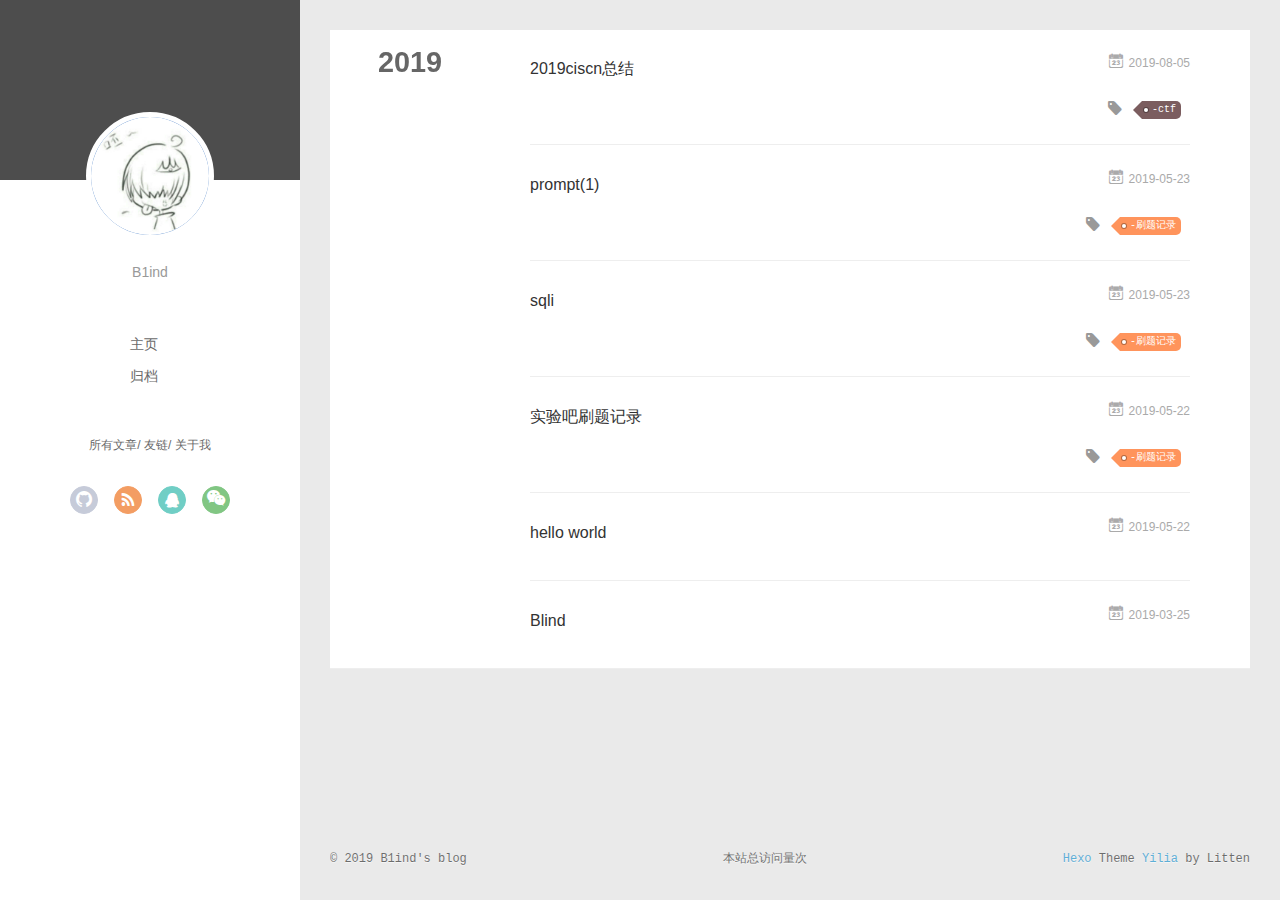
<file: archives/2019/index.html>
<!DOCTYPE html>
<html>
<head><meta name="generator" content="Hexo 3.8.0">
  <meta charset="utf-8">
  
  <meta name="renderer" content="webkit">
  <meta http-equiv="X-UA-Compatible" content="IE=edge">
  <link rel="dns-prefetch" href="http://yoursite.com">
  <title>Archives: 2019 | B1ind&#39;s blog</title>
  <meta name="viewport" content="width=device-width, initial-scale=1, maximum-scale=1">
  <meta name="description" content="搭博客好难啊">
<meta name="keywords" content="web">
<meta property="og:type" content="website">
<meta property="og:title" content="B1ind&#39;s blog">
<meta property="og:url" content="http://yoursite.com/archives/2019/index.html">
<meta property="og:site_name" content="B1ind&#39;s blog">
<meta property="og:description" content="搭博客好难啊">
<meta property="og:locale" content="中文">
<meta name="twitter:card" content="summary">
<meta name="twitter:title" content="B1ind&#39;s blog">
<meta name="twitter:description" content="搭博客好难啊">
  
    <link rel="alternative" href="/atom.xml" title="B1ind&#39;s blog" type="application/atom+xml">
  
  
    <link rel="icon" href="/favicon.png">
  
  <link rel="stylesheet" type="text/css" href="/./main.0cf68a.css">
  <style type="text/css">
  
    #container.show {
      background: linear-gradient(200deg,#a0cfe4,#e8c37e);
    }
  </style>
  

  

</head>
</html>
<body>
  <div id="container" q-class="show:isCtnShow">
    <canvas id="anm-canvas" class="anm-canvas"></canvas>
    <div class="left-col" q-class="show:isShow">
      
<div class="overlay" style="background: #4d4d4d"></div>
<div class="intrude-less">
	<header id="header" class="inner">
		<a href="/" class="profilepic">
			<img src="/img/head.jpg" class="js-avatar">
		</a>
		<hgroup>
		  <h1 class="header-author"><a href="/"></a></h1>
		</hgroup>
		
		<p class="header-subtitle">B1ind</p>
		

		<nav class="header-menu">
			<ul>
			
				<li><a href="/">主页</a></li>
	        
				<li><a href="/archives/index.html">归档</a></li>
	        
			</ul>
		</nav>
		<nav class="header-smart-menu">
    		
    			
    			<a q-on="click: openSlider(e, 'innerArchive')" href="javascript:void(0)">所有文章</a>
    			
            
    			
    			<a q-on="click: openSlider(e, 'friends')" href="javascript:void(0)">友链</a>
    			
            
    			
    			<a q-on="click: openSlider(e, 'aboutme')" href="javascript:void(0)">关于我</a>
    			
            
		</nav>
		<nav class="header-nav">
			<div class="social">
				
					<a class="github" target="_blank" href="#" title="github"><i class="icon-github"></i></a>
		        
					<a class="rss" target="_blank" href="#" title="rss"><i class="icon-rss"></i></a>
		        
					<a class="qq" target="_blank" href="/984231098" title="qq"><i class="icon-qq"></i></a>
		        
					<a class="weixin" target="_blank" href="/984231098" title="weixin"><i class="icon-weixin"></i></a>
		        
			</div>
		</nav>
	</header>		
</div>

    </div>
    <div class="mid-col" q-class="show:isShow,hide:isShow|isFalse">
      
<nav id="mobile-nav">
  	<div class="overlay js-overlay" style="background: #4d4d4d"></div>
	<div class="btnctn js-mobile-btnctn">
  		<div class="slider-trigger list" q-on="click: openSlider(e)"><i class="icon icon-sort"></i></div>
	</div>
	<div class="intrude-less">
		<header id="header" class="inner">
			<div class="profilepic">
				<img src="/img/head.jpg" class="js-avatar">
			</div>
			<hgroup>
			  <h1 class="header-author js-header-author"></h1>
			</hgroup>
			
			<p class="header-subtitle"><i class="icon icon-quo-left"></i>B1ind<i class="icon icon-quo-right"></i></p>
			
			
			
				
			
				
			
			
			
			<nav class="header-nav">
				<div class="social">
					
						<a class="github" target="_blank" href="#" title="github"><i class="icon-github"></i></a>
			        
						<a class="rss" target="_blank" href="#" title="rss"><i class="icon-rss"></i></a>
			        
						<a class="qq" target="_blank" href="/984231098" title="qq"><i class="icon-qq"></i></a>
			        
						<a class="weixin" target="_blank" href="/984231098" title="weixin"><i class="icon-weixin"></i></a>
			        
				</div>
			</nav>

			<nav class="header-menu js-header-menu">
				<ul style="width: 50%">
				
				
					<li style="width: 50%"><a href="/">主页</a></li>
		        
					<li style="width: 50%"><a href="/archives/index.html">归档</a></li>
		        
				</ul>
			</nav>
		</header>				
	</div>
	<div class="mobile-mask" style="display:none" q-show="isShow"></div>
</nav>

      <div id="wrapper" class="body-wrap">
        <div class="menu-l">
          <div class="canvas-wrap">
            <canvas data-colors="#eaeaea" data-sectionHeight="100" data-contentId="js-content" id="myCanvas1" class="anm-canvas"></canvas>
          </div>
          <div id="js-content" class="content-ll">
            
  
  
    
    
      
      
      <section class="archives-wrap">
        <div class="archive-year-wrap">
          <a href="/archives/2019" class="archive-year">2019</a>
        </div>
        <div class="archives">
    
    <article class="archive-article archive-type-post">
  <div class="archive-article-inner">
    <header class="archive-article-header">
      	<div class="article-meta">
	      	<a href="/2019/08/05/2019ciscn总结/" class="archive-article-date">
  	<time datetime="2019-08-05T15:16:21.000Z" itemprop="datePublished"><i class="icon-calendar icon"></i>2019-08-05</time>
</a>
        </div>
    	 
  
    <h1 itemprop="name">
      <a class="archive-article-title" href="/2019/08/05/2019ciscn总结/">2019ciscn总结</a>
    </h1>
  

        <div class="article-info info-on-right">
          
	<div class="article-tag tagcloud">
		<i class="icon-price-tags icon"></i>
		<ul class="article-tag-list">
			 
        		<li class="article-tag-list-item">
        			<a href="javascript:void(0)" class="js-tag article-tag-list-link color5">-ctf</a>
        		</li>
      		
		</ul>
	</div>

          

        </div>
        <div class="clearfix"></div>
    </header>
  </div>
</article>
  
    
    
    <article class="archive-article archive-type-post">
  <div class="archive-article-inner">
    <header class="archive-article-header">
      	<div class="article-meta">
	      	<a href="/2019/05/23/prompt-1/" class="archive-article-date">
  	<time datetime="2019-05-23T12:28:42.000Z" itemprop="datePublished"><i class="icon-calendar icon"></i>2019-05-23</time>
</a>
        </div>
    	 
  
    <h1 itemprop="name">
      <a class="archive-article-title" href="/2019/05/23/prompt-1/">prompt(1)</a>
    </h1>
  

        <div class="article-info info-on-right">
          
	<div class="article-tag tagcloud">
		<i class="icon-price-tags icon"></i>
		<ul class="article-tag-list">
			 
        		<li class="article-tag-list-item">
        			<a href="javascript:void(0)" class="js-tag article-tag-list-link color1">-刷题记录</a>
        		</li>
      		
		</ul>
	</div>

          

        </div>
        <div class="clearfix"></div>
    </header>
  </div>
</article>
  
    
    
    <article class="archive-article archive-type-post">
  <div class="archive-article-inner">
    <header class="archive-article-header">
      	<div class="article-meta">
	      	<a href="/2019/05/23/sqli/" class="archive-article-date">
  	<time datetime="2019-05-23T06:59:33.000Z" itemprop="datePublished"><i class="icon-calendar icon"></i>2019-05-23</time>
</a>
        </div>
    	 
  
    <h1 itemprop="name">
      <a class="archive-article-title" href="/2019/05/23/sqli/">sqli</a>
    </h1>
  

        <div class="article-info info-on-right">
          
	<div class="article-tag tagcloud">
		<i class="icon-price-tags icon"></i>
		<ul class="article-tag-list">
			 
        		<li class="article-tag-list-item">
        			<a href="javascript:void(0)" class="js-tag article-tag-list-link color1">-刷题记录</a>
        		</li>
      		
		</ul>
	</div>

          

        </div>
        <div class="clearfix"></div>
    </header>
  </div>
</article>
  
    
    
    <article class="archive-article archive-type-post">
  <div class="archive-article-inner">
    <header class="archive-article-header">
      	<div class="article-meta">
	      	<a href="/2019/05/22/实验吧刷题记录/" class="archive-article-date">
  	<time datetime="2019-05-22T12:05:50.000Z" itemprop="datePublished"><i class="icon-calendar icon"></i>2019-05-22</time>
</a>
        </div>
    	 
  
    <h1 itemprop="name">
      <a class="archive-article-title" href="/2019/05/22/实验吧刷题记录/">实验吧刷题记录</a>
    </h1>
  

        <div class="article-info info-on-right">
          
	<div class="article-tag tagcloud">
		<i class="icon-price-tags icon"></i>
		<ul class="article-tag-list">
			 
        		<li class="article-tag-list-item">
        			<a href="javascript:void(0)" class="js-tag article-tag-list-link color1">-刷题记录</a>
        		</li>
      		
		</ul>
	</div>

          

        </div>
        <div class="clearfix"></div>
    </header>
  </div>
</article>
  
    
    
    <article class="archive-article archive-type-post">
  <div class="archive-article-inner">
    <header class="archive-article-header">
      	<div class="article-meta">
	      	<a href="/2019/05/22/hello-world/" class="archive-article-date">
  	<time datetime="2019-05-22T11:16:38.000Z" itemprop="datePublished"><i class="icon-calendar icon"></i>2019-05-22</time>
</a>
        </div>
    	 
  
    <h1 itemprop="name">
      <a class="archive-article-title" href="/2019/05/22/hello-world/">hello world</a>
    </h1>
  

        <div class="article-info info-on-right">
          
          

        </div>
        <div class="clearfix"></div>
    </header>
  </div>
</article>
  
    
    
    <article class="archive-article archive-type-post">
  <div class="archive-article-inner">
    <header class="archive-article-header">
      	<div class="article-meta">
	      	<a href="/2019/03/25/Blind/" class="archive-article-date">
  	<time datetime="2019-03-25T13:22:13.000Z" itemprop="datePublished"><i class="icon-calendar icon"></i>2019-03-25</time>
</a>
        </div>
    	 
  
    <h1 itemprop="name">
      <a class="archive-article-title" href="/2019/03/25/Blind/">Blind</a>
    </h1>
  

        <div class="article-info info-on-right">
          
          

        </div>
        <div class="clearfix"></div>
    </header>
  </div>
</article>
  
  
    </div></section>
  

    


          </div>
        </div>
      </div>
      <footer id="footer">
  <div class="outer">
    <div id="footer-info">
    	<div class="footer-left">
    		&copy; 2019 B1ind&#39;s blog
    	</div>
      	<div class="footer-right">
      		<a href="http://hexo.io/" target="_blank">Hexo</a>  Theme <a href="https://github.com/litten/hexo-theme-yilia" target="_blank">Yilia</a> by Litten
      	</div>
		<script async src="//busuanzi.ibruce.info/busuanzi/2.3/busuanzi.pure.mini.js"></script>
        <span id="busuanzi_container_site_pv">本站总访问量<span id="busuanzi_value_site_pv"></span>次</span>
    </div>
  </div>
</footer>
    </div>
    <script>
	var yiliaConfig = {
		mathjax: true,
		isHome: false,
		isPost: false,
		isArchive: true,
		isTag: false,
		isCategory: false,
		open_in_new: false,
		toc_hide_index: true,
		root: "/",
		innerArchive: true,
		showTags: false
	}
</script>

<script>!function(t){function n(e){if(r[e])return r[e].exports;var i=r[e]={exports:{},id:e,loaded:!1};return t[e].call(i.exports,i,i.exports,n),i.loaded=!0,i.exports}var r={};n.m=t,n.c=r,n.p="./",n(0)}([function(t,n,r){r(195),t.exports=r(191)},function(t,n,r){var e=r(3),i=r(52),o=r(27),u=r(28),c=r(53),f="prototype",a=function(t,n,r){var s,l,h,v,p=t&a.F,d=t&a.G,y=t&a.S,g=t&a.P,b=t&a.B,m=d?e:y?e[n]||(e[n]={}):(e[n]||{})[f],x=d?i:i[n]||(i[n]={}),w=x[f]||(x[f]={});d&&(r=n);for(s in r)l=!p&&m&&void 0!==m[s],h=(l?m:r)[s],v=b&&l?c(h,e):g&&"function"==typeof h?c(Function.call,h):h,m&&u(m,s,h,t&a.U),x[s]!=h&&o(x,s,v),g&&w[s]!=h&&(w[s]=h)};e.core=i,a.F=1,a.G=2,a.S=4,a.P=8,a.B=16,a.W=32,a.U=64,a.R=128,t.exports=a},function(t,n,r){var e=r(6);t.exports=function(t){if(!e(t))throw TypeError(t+" is not an object!");return t}},function(t,n){var r=t.exports="undefined"!=typeof window&&window.Math==Math?window:"undefined"!=typeof self&&self.Math==Math?self:Function("return this")();"number"==typeof __g&&(__g=r)},function(t,n){t.exports=function(t){try{return!!t()}catch(t){return!0}}},function(t,n){var r=t.exports="undefined"!=typeof window&&window.Math==Math?window:"undefined"!=typeof self&&self.Math==Math?self:Function("return this")();"number"==typeof __g&&(__g=r)},function(t,n){t.exports=function(t){return"object"==typeof t?null!==t:"function"==typeof t}},function(t,n,r){var e=r(126)("wks"),i=r(76),o=r(3).Symbol,u="function"==typeof o;(t.exports=function(t){return e[t]||(e[t]=u&&o[t]||(u?o:i)("Symbol."+t))}).store=e},function(t,n){var r={}.hasOwnProperty;t.exports=function(t,n){return r.call(t,n)}},function(t,n,r){var e=r(94),i=r(33);t.exports=function(t){return e(i(t))}},function(t,n,r){t.exports=!r(4)(function(){return 7!=Object.defineProperty({},"a",{get:function(){return 7}}).a})},function(t,n,r){var e=r(2),i=r(167),o=r(50),u=Object.defineProperty;n.f=r(10)?Object.defineProperty:function(t,n,r){if(e(t),n=o(n,!0),e(r),i)try{return u(t,n,r)}catch(t){}if("get"in r||"set"in r)throw TypeError("Accessors not supported!");return"value"in r&&(t[n]=r.value),t}},function(t,n,r){t.exports=!r(18)(function(){return 7!=Object.defineProperty({},"a",{get:function(){return 7}}).a})},function(t,n,r){var e=r(14),i=r(22);t.exports=r(12)?function(t,n,r){return e.f(t,n,i(1,r))}:function(t,n,r){return t[n]=r,t}},function(t,n,r){var e=r(20),i=r(58),o=r(42),u=Object.defineProperty;n.f=r(12)?Object.defineProperty:function(t,n,r){if(e(t),n=o(n,!0),e(r),i)try{return u(t,n,r)}catch(t){}if("get"in r||"set"in r)throw TypeError("Accessors not supported!");return"value"in r&&(t[n]=r.value),t}},function(t,n,r){var e=r(40)("wks"),i=r(23),o=r(5).Symbol,u="function"==typeof o;(t.exports=function(t){return e[t]||(e[t]=u&&o[t]||(u?o:i)("Symbol."+t))}).store=e},function(t,n,r){var e=r(67),i=Math.min;t.exports=function(t){return t>0?i(e(t),9007199254740991):0}},function(t,n,r){var e=r(46);t.exports=function(t){return Object(e(t))}},function(t,n){t.exports=function(t){try{return!!t()}catch(t){return!0}}},function(t,n,r){var e=r(63),i=r(34);t.exports=Object.keys||function(t){return e(t,i)}},function(t,n,r){var e=r(21);t.exports=function(t){if(!e(t))throw TypeError(t+" is not an object!");return t}},function(t,n){t.exports=function(t){return"object"==typeof t?null!==t:"function"==typeof t}},function(t,n){t.exports=function(t,n){return{enumerable:!(1&t),configurable:!(2&t),writable:!(4&t),value:n}}},function(t,n){var r=0,e=Math.random();t.exports=function(t){return"Symbol(".concat(void 0===t?"":t,")_",(++r+e).toString(36))}},function(t,n){var r={}.hasOwnProperty;t.exports=function(t,n){return r.call(t,n)}},function(t,n){var r=t.exports={version:"2.4.0"};"number"==typeof __e&&(__e=r)},function(t,n){t.exports=function(t){if("function"!=typeof t)throw TypeError(t+" is not a function!");return t}},function(t,n,r){var e=r(11),i=r(66);t.exports=r(10)?function(t,n,r){return e.f(t,n,i(1,r))}:function(t,n,r){return t[n]=r,t}},function(t,n,r){var e=r(3),i=r(27),o=r(24),u=r(76)("src"),c="toString",f=Function[c],a=(""+f).split(c);r(52).inspectSource=function(t){return f.call(t)},(t.exports=function(t,n,r,c){var f="function"==typeof r;f&&(o(r,"name")||i(r,"name",n)),t[n]!==r&&(f&&(o(r,u)||i(r,u,t[n]?""+t[n]:a.join(String(n)))),t===e?t[n]=r:c?t[n]?t[n]=r:i(t,n,r):(delete t[n],i(t,n,r)))})(Function.prototype,c,function(){return"function"==typeof this&&this[u]||f.call(this)})},function(t,n,r){var e=r(1),i=r(4),o=r(46),u=function(t,n,r,e){var i=String(o(t)),u="<"+n;return""!==r&&(u+=" "+r+'="'+String(e).replace(/"/g,"&quot;")+'"'),u+">"+i+"</"+n+">"};t.exports=function(t,n){var r={};r[t]=n(u),e(e.P+e.F*i(function(){var n=""[t]('"');return n!==n.toLowerCase()||n.split('"').length>3}),"String",r)}},function(t,n,r){var e=r(115),i=r(46);t.exports=function(t){return e(i(t))}},function(t,n,r){var e=r(116),i=r(66),o=r(30),u=r(50),c=r(24),f=r(167),a=Object.getOwnPropertyDescriptor;n.f=r(10)?a:function(t,n){if(t=o(t),n=u(n,!0),f)try{return a(t,n)}catch(t){}if(c(t,n))return i(!e.f.call(t,n),t[n])}},function(t,n,r){var e=r(24),i=r(17),o=r(145)("IE_PROTO"),u=Object.prototype;t.exports=Object.getPrototypeOf||function(t){return t=i(t),e(t,o)?t[o]:"function"==typeof t.constructor&&t instanceof t.constructor?t.constructor.prototype:t instanceof Object?u:null}},function(t,n){t.exports=function(t){if(void 0==t)throw TypeError("Can't call method on  "+t);return t}},function(t,n){t.exports="constructor,hasOwnProperty,isPrototypeOf,propertyIsEnumerable,toLocaleString,toString,valueOf".split(",")},function(t,n){t.exports={}},function(t,n){t.exports=!0},function(t,n){n.f={}.propertyIsEnumerable},function(t,n,r){var e=r(14).f,i=r(8),o=r(15)("toStringTag");t.exports=function(t,n,r){t&&!i(t=r?t:t.prototype,o)&&e(t,o,{configurable:!0,value:n})}},function(t,n,r){var e=r(40)("keys"),i=r(23);t.exports=function(t){return e[t]||(e[t]=i(t))}},function(t,n,r){var e=r(5),i="__core-js_shared__",o=e[i]||(e[i]={});t.exports=function(t){return o[t]||(o[t]={})}},function(t,n){var r=Math.ceil,e=Math.floor;t.exports=function(t){return isNaN(t=+t)?0:(t>0?e:r)(t)}},function(t,n,r){var e=r(21);t.exports=function(t,n){if(!e(t))return t;var r,i;if(n&&"function"==typeof(r=t.toString)&&!e(i=r.call(t)))return i;if("function"==typeof(r=t.valueOf)&&!e(i=r.call(t)))return i;if(!n&&"function"==typeof(r=t.toString)&&!e(i=r.call(t)))return i;throw TypeError("Can't convert object to primitive value")}},function(t,n,r){var e=r(5),i=r(25),o=r(36),u=r(44),c=r(14).f;t.exports=function(t){var n=i.Symbol||(i.Symbol=o?{}:e.Symbol||{});"_"==t.charAt(0)||t in n||c(n,t,{value:u.f(t)})}},function(t,n,r){n.f=r(15)},function(t,n){var r={}.toString;t.exports=function(t){return r.call(t).slice(8,-1)}},function(t,n){t.exports=function(t){if(void 0==t)throw TypeError("Can't call method on  "+t);return t}},function(t,n,r){var e=r(4);t.exports=function(t,n){return!!t&&e(function(){n?t.call(null,function(){},1):t.call(null)})}},function(t,n,r){var e=r(53),i=r(115),o=r(17),u=r(16),c=r(203);t.exports=function(t,n){var r=1==t,f=2==t,a=3==t,s=4==t,l=6==t,h=5==t||l,v=n||c;return function(n,c,p){for(var d,y,g=o(n),b=i(g),m=e(c,p,3),x=u(b.length),w=0,S=r?v(n,x):f?v(n,0):void 0;x>w;w++)if((h||w in b)&&(d=b[w],y=m(d,w,g),t))if(r)S[w]=y;else if(y)switch(t){case 3:return!0;case 5:return d;case 6:return w;case 2:S.push(d)}else if(s)return!1;return l?-1:a||s?s:S}}},function(t,n,r){var e=r(1),i=r(52),o=r(4);t.exports=function(t,n){var r=(i.Object||{})[t]||Object[t],u={};u[t]=n(r),e(e.S+e.F*o(function(){r(1)}),"Object",u)}},function(t,n,r){var e=r(6);t.exports=function(t,n){if(!e(t))return t;var r,i;if(n&&"function"==typeof(r=t.toString)&&!e(i=r.call(t)))return i;if("function"==typeof(r=t.valueOf)&&!e(i=r.call(t)))return i;if(!n&&"function"==typeof(r=t.toString)&&!e(i=r.call(t)))return i;throw TypeError("Can't convert object to primitive value")}},function(t,n,r){var e=r(5),i=r(25),o=r(91),u=r(13),c="prototype",f=function(t,n,r){var a,s,l,h=t&f.F,v=t&f.G,p=t&f.S,d=t&f.P,y=t&f.B,g=t&f.W,b=v?i:i[n]||(i[n]={}),m=b[c],x=v?e:p?e[n]:(e[n]||{})[c];v&&(r=n);for(a in r)(s=!h&&x&&void 0!==x[a])&&a in b||(l=s?x[a]:r[a],b[a]=v&&"function"!=typeof x[a]?r[a]:y&&s?o(l,e):g&&x[a]==l?function(t){var n=function(n,r,e){if(this instanceof t){switch(arguments.length){case 0:return new t;case 1:return new t(n);case 2:return new t(n,r)}return new t(n,r,e)}return t.apply(this,arguments)};return n[c]=t[c],n}(l):d&&"function"==typeof l?o(Function.call,l):l,d&&((b.virtual||(b.virtual={}))[a]=l,t&f.R&&m&&!m[a]&&u(m,a,l)))};f.F=1,f.G=2,f.S=4,f.P=8,f.B=16,f.W=32,f.U=64,f.R=128,t.exports=f},function(t,n){var r=t.exports={version:"2.4.0"};"number"==typeof __e&&(__e=r)},function(t,n,r){var e=r(26);t.exports=function(t,n,r){if(e(t),void 0===n)return t;switch(r){case 1:return function(r){return t.call(n,r)};case 2:return function(r,e){return t.call(n,r,e)};case 3:return function(r,e,i){return t.call(n,r,e,i)}}return function(){return t.apply(n,arguments)}}},function(t,n,r){var e=r(183),i=r(1),o=r(126)("metadata"),u=o.store||(o.store=new(r(186))),c=function(t,n,r){var i=u.get(t);if(!i){if(!r)return;u.set(t,i=new e)}var o=i.get(n);if(!o){if(!r)return;i.set(n,o=new e)}return o},f=function(t,n,r){var e=c(n,r,!1);return void 0!==e&&e.has(t)},a=function(t,n,r){var e=c(n,r,!1);return void 0===e?void 0:e.get(t)},s=function(t,n,r,e){c(r,e,!0).set(t,n)},l=function(t,n){var r=c(t,n,!1),e=[];return r&&r.forEach(function(t,n){e.push(n)}),e},h=function(t){return void 0===t||"symbol"==typeof t?t:String(t)},v=function(t){i(i.S,"Reflect",t)};t.exports={store:u,map:c,has:f,get:a,set:s,keys:l,key:h,exp:v}},function(t,n,r){"use strict";if(r(10)){var e=r(69),i=r(3),o=r(4),u=r(1),c=r(127),f=r(152),a=r(53),s=r(68),l=r(66),h=r(27),v=r(73),p=r(67),d=r(16),y=r(75),g=r(50),b=r(24),m=r(180),x=r(114),w=r(6),S=r(17),_=r(137),O=r(70),E=r(32),P=r(71).f,j=r(154),F=r(76),M=r(7),A=r(48),N=r(117),T=r(146),I=r(155),k=r(80),L=r(123),R=r(74),C=r(130),D=r(160),U=r(11),W=r(31),G=U.f,B=W.f,V=i.RangeError,z=i.TypeError,q=i.Uint8Array,K="ArrayBuffer",J="Shared"+K,Y="BYTES_PER_ELEMENT",H="prototype",$=Array[H],X=f.ArrayBuffer,Q=f.DataView,Z=A(0),tt=A(2),nt=A(3),rt=A(4),et=A(5),it=A(6),ot=N(!0),ut=N(!1),ct=I.values,ft=I.keys,at=I.entries,st=$.lastIndexOf,lt=$.reduce,ht=$.reduceRight,vt=$.join,pt=$.sort,dt=$.slice,yt=$.toString,gt=$.toLocaleString,bt=M("iterator"),mt=M("toStringTag"),xt=F("typed_constructor"),wt=F("def_constructor"),St=c.CONSTR,_t=c.TYPED,Ot=c.VIEW,Et="Wrong length!",Pt=A(1,function(t,n){return Tt(T(t,t[wt]),n)}),jt=o(function(){return 1===new q(new Uint16Array([1]).buffer)[0]}),Ft=!!q&&!!q[H].set&&o(function(){new q(1).set({})}),Mt=function(t,n){if(void 0===t)throw z(Et);var r=+t,e=d(t);if(n&&!m(r,e))throw V(Et);return e},At=function(t,n){var r=p(t);if(r<0||r%n)throw V("Wrong offset!");return r},Nt=function(t){if(w(t)&&_t in t)return t;throw z(t+" is not a typed array!")},Tt=function(t,n){if(!(w(t)&&xt in t))throw z("It is not a typed array constructor!");return new t(n)},It=function(t,n){return kt(T(t,t[wt]),n)},kt=function(t,n){for(var r=0,e=n.length,i=Tt(t,e);e>r;)i[r]=n[r++];return i},Lt=function(t,n,r){G(t,n,{get:function(){return this._d[r]}})},Rt=function(t){var n,r,e,i,o,u,c=S(t),f=arguments.length,s=f>1?arguments[1]:void 0,l=void 0!==s,h=j(c);if(void 0!=h&&!_(h)){for(u=h.call(c),e=[],n=0;!(o=u.next()).done;n++)e.push(o.value);c=e}for(l&&f>2&&(s=a(s,arguments[2],2)),n=0,r=d(c.length),i=Tt(this,r);r>n;n++)i[n]=l?s(c[n],n):c[n];return i},Ct=function(){for(var t=0,n=arguments.length,r=Tt(this,n);n>t;)r[t]=arguments[t++];return r},Dt=!!q&&o(function(){gt.call(new q(1))}),Ut=function(){return gt.apply(Dt?dt.call(Nt(this)):Nt(this),arguments)},Wt={copyWithin:function(t,n){return D.call(Nt(this),t,n,arguments.length>2?arguments[2]:void 0)},every:function(t){return rt(Nt(this),t,arguments.length>1?arguments[1]:void 0)},fill:function(t){return C.apply(Nt(this),arguments)},filter:function(t){return It(this,tt(Nt(this),t,arguments.length>1?arguments[1]:void 0))},find:function(t){return et(Nt(this),t,arguments.length>1?arguments[1]:void 0)},findIndex:function(t){return it(Nt(this),t,arguments.length>1?arguments[1]:void 0)},forEach:function(t){Z(Nt(this),t,arguments.length>1?arguments[1]:void 0)},indexOf:function(t){return ut(Nt(this),t,arguments.length>1?arguments[1]:void 0)},includes:function(t){return ot(Nt(this),t,arguments.length>1?arguments[1]:void 0)},join:function(t){return vt.apply(Nt(this),arguments)},lastIndexOf:function(t){return st.apply(Nt(this),arguments)},map:function(t){return Pt(Nt(this),t,arguments.length>1?arguments[1]:void 0)},reduce:function(t){return lt.apply(Nt(this),arguments)},reduceRight:function(t){return ht.apply(Nt(this),arguments)},reverse:function(){for(var t,n=this,r=Nt(n).length,e=Math.floor(r/2),i=0;i<e;)t=n[i],n[i++]=n[--r],n[r]=t;return n},some:function(t){return nt(Nt(this),t,arguments.length>1?arguments[1]:void 0)},sort:function(t){return pt.call(Nt(this),t)},subarray:function(t,n){var r=Nt(this),e=r.length,i=y(t,e);return new(T(r,r[wt]))(r.buffer,r.byteOffset+i*r.BYTES_PER_ELEMENT,d((void 0===n?e:y(n,e))-i))}},Gt=function(t,n){return It(this,dt.call(Nt(this),t,n))},Bt=function(t){Nt(this);var n=At(arguments[1],1),r=this.length,e=S(t),i=d(e.length),o=0;if(i+n>r)throw V(Et);for(;o<i;)this[n+o]=e[o++]},Vt={entries:function(){return at.call(Nt(this))},keys:function(){return ft.call(Nt(this))},values:function(){return ct.call(Nt(this))}},zt=function(t,n){return w(t)&&t[_t]&&"symbol"!=typeof n&&n in t&&String(+n)==String(n)},qt=function(t,n){return zt(t,n=g(n,!0))?l(2,t[n]):B(t,n)},Kt=function(t,n,r){return!(zt(t,n=g(n,!0))&&w(r)&&b(r,"value"))||b(r,"get")||b(r,"set")||r.configurable||b(r,"writable")&&!r.writable||b(r,"enumerable")&&!r.enumerable?G(t,n,r):(t[n]=r.value,t)};St||(W.f=qt,U.f=Kt),u(u.S+u.F*!St,"Object",{getOwnPropertyDescriptor:qt,defineProperty:Kt}),o(function(){yt.call({})})&&(yt=gt=function(){return vt.call(this)});var Jt=v({},Wt);v(Jt,Vt),h(Jt,bt,Vt.values),v(Jt,{slice:Gt,set:Bt,constructor:function(){},toString:yt,toLocaleString:Ut}),Lt(Jt,"buffer","b"),Lt(Jt,"byteOffset","o"),Lt(Jt,"byteLength","l"),Lt(Jt,"length","e"),G(Jt,mt,{get:function(){return this[_t]}}),t.exports=function(t,n,r,f){f=!!f;var a=t+(f?"Clamped":"")+"Array",l="Uint8Array"!=a,v="get"+t,p="set"+t,y=i[a],g=y||{},b=y&&E(y),m=!y||!c.ABV,S={},_=y&&y[H],j=function(t,r){var e=t._d;return e.v[v](r*n+e.o,jt)},F=function(t,r,e){var i=t._d;f&&(e=(e=Math.round(e))<0?0:e>255?255:255&e),i.v[p](r*n+i.o,e,jt)},M=function(t,n){G(t,n,{get:function(){return j(this,n)},set:function(t){return F(this,n,t)},enumerable:!0})};m?(y=r(function(t,r,e,i){s(t,y,a,"_d");var o,u,c,f,l=0,v=0;if(w(r)){if(!(r instanceof X||(f=x(r))==K||f==J))return _t in r?kt(y,r):Rt.call(y,r);o=r,v=At(e,n);var p=r.byteLength;if(void 0===i){if(p%n)throw V(Et);if((u=p-v)<0)throw V(Et)}else if((u=d(i)*n)+v>p)throw V(Et);c=u/n}else c=Mt(r,!0),u=c*n,o=new X(u);for(h(t,"_d",{b:o,o:v,l:u,e:c,v:new Q(o)});l<c;)M(t,l++)}),_=y[H]=O(Jt),h(_,"constructor",y)):L(function(t){new y(null),new y(t)},!0)||(y=r(function(t,r,e,i){s(t,y,a);var o;return w(r)?r instanceof X||(o=x(r))==K||o==J?void 0!==i?new g(r,At(e,n),i):void 0!==e?new g(r,At(e,n)):new g(r):_t in r?kt(y,r):Rt.call(y,r):new g(Mt(r,l))}),Z(b!==Function.prototype?P(g).concat(P(b)):P(g),function(t){t in y||h(y,t,g[t])}),y[H]=_,e||(_.constructor=y));var A=_[bt],N=!!A&&("values"==A.name||void 0==A.name),T=Vt.values;h(y,xt,!0),h(_,_t,a),h(_,Ot,!0),h(_,wt,y),(f?new y(1)[mt]==a:mt in _)||G(_,mt,{get:function(){return a}}),S[a]=y,u(u.G+u.W+u.F*(y!=g),S),u(u.S,a,{BYTES_PER_ELEMENT:n,from:Rt,of:Ct}),Y in _||h(_,Y,n),u(u.P,a,Wt),R(a),u(u.P+u.F*Ft,a,{set:Bt}),u(u.P+u.F*!N,a,Vt),u(u.P+u.F*(_.toString!=yt),a,{toString:yt}),u(u.P+u.F*o(function(){new y(1).slice()}),a,{slice:Gt}),u(u.P+u.F*(o(function(){return[1,2].toLocaleString()!=new y([1,2]).toLocaleString()})||!o(function(){_.toLocaleString.call([1,2])})),a,{toLocaleString:Ut}),k[a]=N?A:T,e||N||h(_,bt,T)}}else t.exports=function(){}},function(t,n){var r={}.toString;t.exports=function(t){return r.call(t).slice(8,-1)}},function(t,n,r){var e=r(21),i=r(5).document,o=e(i)&&e(i.createElement);t.exports=function(t){return o?i.createElement(t):{}}},function(t,n,r){t.exports=!r(12)&&!r(18)(function(){return 7!=Object.defineProperty(r(57)("div"),"a",{get:function(){return 7}}).a})},function(t,n,r){"use strict";var e=r(36),i=r(51),o=r(64),u=r(13),c=r(8),f=r(35),a=r(96),s=r(38),l=r(103),h=r(15)("iterator"),v=!([].keys&&"next"in[].keys()),p="keys",d="values",y=function(){return this};t.exports=function(t,n,r,g,b,m,x){a(r,n,g);var w,S,_,O=function(t){if(!v&&t in F)return F[t];switch(t){case p:case d:return function(){return new r(this,t)}}return function(){return new r(this,t)}},E=n+" Iterator",P=b==d,j=!1,F=t.prototype,M=F[h]||F["@@iterator"]||b&&F[b],A=M||O(b),N=b?P?O("entries"):A:void 0,T="Array"==n?F.entries||M:M;if(T&&(_=l(T.call(new t)))!==Object.prototype&&(s(_,E,!0),e||c(_,h)||u(_,h,y)),P&&M&&M.name!==d&&(j=!0,A=function(){return M.call(this)}),e&&!x||!v&&!j&&F[h]||u(F,h,A),f[n]=A,f[E]=y,b)if(w={values:P?A:O(d),keys:m?A:O(p),entries:N},x)for(S in w)S in F||o(F,S,w[S]);else i(i.P+i.F*(v||j),n,w);return w}},function(t,n,r){var e=r(20),i=r(100),o=r(34),u=r(39)("IE_PROTO"),c=function(){},f="prototype",a=function(){var t,n=r(57)("iframe"),e=o.length;for(n.style.display="none",r(93).appendChild(n),n.src="javascript:",t=n.contentWindow.document,t.open(),t.write("<script>document.F=Object<\/script>"),t.close(),a=t.F;e--;)delete a[f][o[e]];return a()};t.exports=Object.create||function(t,n){var r;return null!==t?(c[f]=e(t),r=new c,c[f]=null,r[u]=t):r=a(),void 0===n?r:i(r,n)}},function(t,n,r){var e=r(63),i=r(34).concat("length","prototype");n.f=Object.getOwnPropertyNames||function(t){return e(t,i)}},function(t,n){n.f=Object.getOwnPropertySymbols},function(t,n,r){var e=r(8),i=r(9),o=r(90)(!1),u=r(39)("IE_PROTO");t.exports=function(t,n){var r,c=i(t),f=0,a=[];for(r in c)r!=u&&e(c,r)&&a.push(r);for(;n.length>f;)e(c,r=n[f++])&&(~o(a,r)||a.push(r));return a}},function(t,n,r){t.exports=r(13)},function(t,n,r){var e=r(76)("meta"),i=r(6),o=r(24),u=r(11).f,c=0,f=Object.isExtensible||function(){return!0},a=!r(4)(function(){return f(Object.preventExtensions({}))}),s=function(t){u(t,e,{value:{i:"O"+ ++c,w:{}}})},l=function(t,n){if(!i(t))return"symbol"==typeof t?t:("string"==typeof t?"S":"P")+t;if(!o(t,e)){if(!f(t))return"F";if(!n)return"E";s(t)}return t[e].i},h=function(t,n){if(!o(t,e)){if(!f(t))return!0;if(!n)return!1;s(t)}return t[e].w},v=function(t){return a&&p.NEED&&f(t)&&!o(t,e)&&s(t),t},p=t.exports={KEY:e,NEED:!1,fastKey:l,getWeak:h,onFreeze:v}},function(t,n){t.exports=function(t,n){return{enumerable:!(1&t),configurable:!(2&t),writable:!(4&t),value:n}}},function(t,n){var r=Math.ceil,e=Math.floor;t.exports=function(t){return isNaN(t=+t)?0:(t>0?e:r)(t)}},function(t,n){t.exports=function(t,n,r,e){if(!(t instanceof n)||void 0!==e&&e in t)throw TypeError(r+": incorrect invocation!");return t}},function(t,n){t.exports=!1},function(t,n,r){var e=r(2),i=r(173),o=r(133),u=r(145)("IE_PROTO"),c=function(){},f="prototype",a=function(){var t,n=r(132)("iframe"),e=o.length;for(n.style.display="none",r(135).appendChild(n),n.src="javascript:",t=n.contentWindow.document,t.open(),t.write("<script>document.F=Object<\/script>"),t.close(),a=t.F;e--;)delete a[f][o[e]];return a()};t.exports=Object.create||function(t,n){var r;return null!==t?(c[f]=e(t),r=new c,c[f]=null,r[u]=t):r=a(),void 0===n?r:i(r,n)}},function(t,n,r){var e=r(175),i=r(133).concat("length","prototype");n.f=Object.getOwnPropertyNames||function(t){return e(t,i)}},function(t,n,r){var e=r(175),i=r(133);t.exports=Object.keys||function(t){return e(t,i)}},function(t,n,r){var e=r(28);t.exports=function(t,n,r){for(var i in n)e(t,i,n[i],r);return t}},function(t,n,r){"use strict";var e=r(3),i=r(11),o=r(10),u=r(7)("species");t.exports=function(t){var n=e[t];o&&n&&!n[u]&&i.f(n,u,{configurable:!0,get:function(){return this}})}},function(t,n,r){var e=r(67),i=Math.max,o=Math.min;t.exports=function(t,n){return t=e(t),t<0?i(t+n,0):o(t,n)}},function(t,n){var r=0,e=Math.random();t.exports=function(t){return"Symbol(".concat(void 0===t?"":t,")_",(++r+e).toString(36))}},function(t,n,r){var e=r(33);t.exports=function(t){return Object(e(t))}},function(t,n,r){var e=r(7)("unscopables"),i=Array.prototype;void 0==i[e]&&r(27)(i,e,{}),t.exports=function(t){i[e][t]=!0}},function(t,n,r){var e=r(53),i=r(169),o=r(137),u=r(2),c=r(16),f=r(154),a={},s={},n=t.exports=function(t,n,r,l,h){var v,p,d,y,g=h?function(){return t}:f(t),b=e(r,l,n?2:1),m=0;if("function"!=typeof g)throw TypeError(t+" is not iterable!");if(o(g)){for(v=c(t.length);v>m;m++)if((y=n?b(u(p=t[m])[0],p[1]):b(t[m]))===a||y===s)return y}else for(d=g.call(t);!(p=d.next()).done;)if((y=i(d,b,p.value,n))===a||y===s)return y};n.BREAK=a,n.RETURN=s},function(t,n){t.exports={}},function(t,n,r){var e=r(11).f,i=r(24),o=r(7)("toStringTag");t.exports=function(t,n,r){t&&!i(t=r?t:t.prototype,o)&&e(t,o,{configurable:!0,value:n})}},function(t,n,r){var e=r(1),i=r(46),o=r(4),u=r(150),c="["+u+"]",f="​",a=RegExp("^"+c+c+"*"),s=RegExp(c+c+"*$"),l=function(t,n,r){var i={},c=o(function(){return!!u[t]()||f[t]()!=f}),a=i[t]=c?n(h):u[t];r&&(i[r]=a),e(e.P+e.F*c,"String",i)},h=l.trim=function(t,n){return t=String(i(t)),1&n&&(t=t.replace(a,"")),2&n&&(t=t.replace(s,"")),t};t.exports=l},function(t,n,r){t.exports={default:r(86),__esModule:!0}},function(t,n,r){t.exports={default:r(87),__esModule:!0}},function(t,n,r){"use strict";function e(t){return t&&t.__esModule?t:{default:t}}n.__esModule=!0;var i=r(84),o=e(i),u=r(83),c=e(u),f="function"==typeof c.default&&"symbol"==typeof o.default?function(t){return typeof t}:function(t){return t&&"function"==typeof c.default&&t.constructor===c.default&&t!==c.default.prototype?"symbol":typeof t};n.default="function"==typeof c.default&&"symbol"===f(o.default)?function(t){return void 0===t?"undefined":f(t)}:function(t){return t&&"function"==typeof c.default&&t.constructor===c.default&&t!==c.default.prototype?"symbol":void 0===t?"undefined":f(t)}},function(t,n,r){r(110),r(108),r(111),r(112),t.exports=r(25).Symbol},function(t,n,r){r(109),r(113),t.exports=r(44).f("iterator")},function(t,n){t.exports=function(t){if("function"!=typeof t)throw TypeError(t+" is not a function!");return t}},function(t,n){t.exports=function(){}},function(t,n,r){var e=r(9),i=r(106),o=r(105);t.exports=function(t){return function(n,r,u){var c,f=e(n),a=i(f.length),s=o(u,a);if(t&&r!=r){for(;a>s;)if((c=f[s++])!=c)return!0}else for(;a>s;s++)if((t||s in f)&&f[s]===r)return t||s||0;return!t&&-1}}},function(t,n,r){var e=r(88);t.exports=function(t,n,r){if(e(t),void 0===n)return t;switch(r){case 1:return function(r){return t.call(n,r)};case 2:return function(r,e){return t.call(n,r,e)};case 3:return function(r,e,i){return t.call(n,r,e,i)}}return function(){return t.apply(n,arguments)}}},function(t,n,r){var e=r(19),i=r(62),o=r(37);t.exports=function(t){var n=e(t),r=i.f;if(r)for(var u,c=r(t),f=o.f,a=0;c.length>a;)f.call(t,u=c[a++])&&n.push(u);return n}},function(t,n,r){t.exports=r(5).document&&document.documentElement},function(t,n,r){var e=r(56);t.exports=Object("z").propertyIsEnumerable(0)?Object:function(t){return"String"==e(t)?t.split(""):Object(t)}},function(t,n,r){var e=r(56);t.exports=Array.isArray||function(t){return"Array"==e(t)}},function(t,n,r){"use strict";var e=r(60),i=r(22),o=r(38),u={};r(13)(u,r(15)("iterator"),function(){return this}),t.exports=function(t,n,r){t.prototype=e(u,{next:i(1,r)}),o(t,n+" Iterator")}},function(t,n){t.exports=function(t,n){return{value:n,done:!!t}}},function(t,n,r){var e=r(19),i=r(9);t.exports=function(t,n){for(var r,o=i(t),u=e(o),c=u.length,f=0;c>f;)if(o[r=u[f++]]===n)return r}},function(t,n,r){var e=r(23)("meta"),i=r(21),o=r(8),u=r(14).f,c=0,f=Object.isExtensible||function(){return!0},a=!r(18)(function(){return f(Object.preventExtensions({}))}),s=function(t){u(t,e,{value:{i:"O"+ ++c,w:{}}})},l=function(t,n){if(!i(t))return"symbol"==typeof t?t:("string"==typeof t?"S":"P")+t;if(!o(t,e)){if(!f(t))return"F";if(!n)return"E";s(t)}return t[e].i},h=function(t,n){if(!o(t,e)){if(!f(t))return!0;if(!n)return!1;s(t)}return t[e].w},v=function(t){return a&&p.NEED&&f(t)&&!o(t,e)&&s(t),t},p=t.exports={KEY:e,NEED:!1,fastKey:l,getWeak:h,onFreeze:v}},function(t,n,r){var e=r(14),i=r(20),o=r(19);t.exports=r(12)?Object.defineProperties:function(t,n){i(t);for(var r,u=o(n),c=u.length,f=0;c>f;)e.f(t,r=u[f++],n[r]);return t}},function(t,n,r){var e=r(37),i=r(22),o=r(9),u=r(42),c=r(8),f=r(58),a=Object.getOwnPropertyDescriptor;n.f=r(12)?a:function(t,n){if(t=o(t),n=u(n,!0),f)try{return a(t,n)}catch(t){}if(c(t,n))return i(!e.f.call(t,n),t[n])}},function(t,n,r){var e=r(9),i=r(61).f,o={}.toString,u="object"==typeof window&&window&&Object.getOwnPropertyNames?Object.getOwnPropertyNames(window):[],c=function(t){try{return i(t)}catch(t){return u.slice()}};t.exports.f=function(t){return u&&"[object Window]"==o.call(t)?c(t):i(e(t))}},function(t,n,r){var e=r(8),i=r(77),o=r(39)("IE_PROTO"),u=Object.prototype;t.exports=Object.getPrototypeOf||function(t){return t=i(t),e(t,o)?t[o]:"function"==typeof t.constructor&&t instanceof t.constructor?t.constructor.prototype:t instanceof Object?u:null}},function(t,n,r){var e=r(41),i=r(33);t.exports=function(t){return function(n,r){var o,u,c=String(i(n)),f=e(r),a=c.length;return f<0||f>=a?t?"":void 0:(o=c.charCodeAt(f),o<55296||o>56319||f+1===a||(u=c.charCodeAt(f+1))<56320||u>57343?t?c.charAt(f):o:t?c.slice(f,f+2):u-56320+(o-55296<<10)+65536)}}},function(t,n,r){var e=r(41),i=Math.max,o=Math.min;t.exports=function(t,n){return t=e(t),t<0?i(t+n,0):o(t,n)}},function(t,n,r){var e=r(41),i=Math.min;t.exports=function(t){return t>0?i(e(t),9007199254740991):0}},function(t,n,r){"use strict";var e=r(89),i=r(97),o=r(35),u=r(9);t.exports=r(59)(Array,"Array",function(t,n){this._t=u(t),this._i=0,this._k=n},function(){var t=this._t,n=this._k,r=this._i++;return!t||r>=t.length?(this._t=void 0,i(1)):"keys"==n?i(0,r):"values"==n?i(0,t[r]):i(0,[r,t[r]])},"values"),o.Arguments=o.Array,e("keys"),e("values"),e("entries")},function(t,n){},function(t,n,r){"use strict";var e=r(104)(!0);r(59)(String,"String",function(t){this._t=String(t),this._i=0},function(){var t,n=this._t,r=this._i;return r>=n.length?{value:void 0,done:!0}:(t=e(n,r),this._i+=t.length,{value:t,done:!1})})},function(t,n,r){"use strict";var e=r(5),i=r(8),o=r(12),u=r(51),c=r(64),f=r(99).KEY,a=r(18),s=r(40),l=r(38),h=r(23),v=r(15),p=r(44),d=r(43),y=r(98),g=r(92),b=r(95),m=r(20),x=r(9),w=r(42),S=r(22),_=r(60),O=r(102),E=r(101),P=r(14),j=r(19),F=E.f,M=P.f,A=O.f,N=e.Symbol,T=e.JSON,I=T&&T.stringify,k="prototype",L=v("_hidden"),R=v("toPrimitive"),C={}.propertyIsEnumerable,D=s("symbol-registry"),U=s("symbols"),W=s("op-symbols"),G=Object[k],B="function"==typeof N,V=e.QObject,z=!V||!V[k]||!V[k].findChild,q=o&&a(function(){return 7!=_(M({},"a",{get:function(){return M(this,"a",{value:7}).a}})).a})?function(t,n,r){var e=F(G,n);e&&delete G[n],M(t,n,r),e&&t!==G&&M(G,n,e)}:M,K=function(t){var n=U[t]=_(N[k]);return n._k=t,n},J=B&&"symbol"==typeof N.iterator?function(t){return"symbol"==typeof t}:function(t){return t instanceof N},Y=function(t,n,r){return t===G&&Y(W,n,r),m(t),n=w(n,!0),m(r),i(U,n)?(r.enumerable?(i(t,L)&&t[L][n]&&(t[L][n]=!1),r=_(r,{enumerable:S(0,!1)})):(i(t,L)||M(t,L,S(1,{})),t[L][n]=!0),q(t,n,r)):M(t,n,r)},H=function(t,n){m(t);for(var r,e=g(n=x(n)),i=0,o=e.length;o>i;)Y(t,r=e[i++],n[r]);return t},$=function(t,n){return void 0===n?_(t):H(_(t),n)},X=function(t){var n=C.call(this,t=w(t,!0));return!(this===G&&i(U,t)&&!i(W,t))&&(!(n||!i(this,t)||!i(U,t)||i(this,L)&&this[L][t])||n)},Q=function(t,n){if(t=x(t),n=w(n,!0),t!==G||!i(U,n)||i(W,n)){var r=F(t,n);return!r||!i(U,n)||i(t,L)&&t[L][n]||(r.enumerable=!0),r}},Z=function(t){for(var n,r=A(x(t)),e=[],o=0;r.length>o;)i(U,n=r[o++])||n==L||n==f||e.push(n);return e},tt=function(t){for(var n,r=t===G,e=A(r?W:x(t)),o=[],u=0;e.length>u;)!i(U,n=e[u++])||r&&!i(G,n)||o.push(U[n]);return o};B||(N=function(){if(this instanceof N)throw TypeError("Symbol is not a constructor!");var t=h(arguments.length>0?arguments[0]:void 0),n=function(r){this===G&&n.call(W,r),i(this,L)&&i(this[L],t)&&(this[L][t]=!1),q(this,t,S(1,r))};return o&&z&&q(G,t,{configurable:!0,set:n}),K(t)},c(N[k],"toString",function(){return this._k}),E.f=Q,P.f=Y,r(61).f=O.f=Z,r(37).f=X,r(62).f=tt,o&&!r(36)&&c(G,"propertyIsEnumerable",X,!0),p.f=function(t){return K(v(t))}),u(u.G+u.W+u.F*!B,{Symbol:N});for(var nt="hasInstance,isConcatSpreadable,iterator,match,replace,search,species,split,toPrimitive,toStringTag,unscopables".split(","),rt=0;nt.length>rt;)v(nt[rt++]);for(var nt=j(v.store),rt=0;nt.length>rt;)d(nt[rt++]);u(u.S+u.F*!B,"Symbol",{for:function(t){return i(D,t+="")?D[t]:D[t]=N(t)},keyFor:function(t){if(J(t))return y(D,t);throw TypeError(t+" is not a symbol!")},useSetter:function(){z=!0},useSimple:function(){z=!1}}),u(u.S+u.F*!B,"Object",{create:$,defineProperty:Y,defineProperties:H,getOwnPropertyDescriptor:Q,getOwnPropertyNames:Z,getOwnPropertySymbols:tt}),T&&u(u.S+u.F*(!B||a(function(){var t=N();return"[null]"!=I([t])||"{}"!=I({a:t})||"{}"!=I(Object(t))})),"JSON",{stringify:function(t){if(void 0!==t&&!J(t)){for(var n,r,e=[t],i=1;arguments.length>i;)e.push(arguments[i++]);return n=e[1],"function"==typeof n&&(r=n),!r&&b(n)||(n=function(t,n){if(r&&(n=r.call(this,t,n)),!J(n))return n}),e[1]=n,I.apply(T,e)}}}),N[k][R]||r(13)(N[k],R,N[k].valueOf),l(N,"Symbol"),l(Math,"Math",!0),l(e.JSON,"JSON",!0)},function(t,n,r){r(43)("asyncIterator")},function(t,n,r){r(43)("observable")},function(t,n,r){r(107);for(var e=r(5),i=r(13),o=r(35),u=r(15)("toStringTag"),c=["NodeList","DOMTokenList","MediaList","StyleSheetList","CSSRuleList"],f=0;f<5;f++){var a=c[f],s=e[a],l=s&&s.prototype;l&&!l[u]&&i(l,u,a),o[a]=o.Array}},function(t,n,r){var e=r(45),i=r(7)("toStringTag"),o="Arguments"==e(function(){return arguments}()),u=function(t,n){try{return t[n]}catch(t){}};t.exports=function(t){var n,r,c;return void 0===t?"Undefined":null===t?"Null":"string"==typeof(r=u(n=Object(t),i))?r:o?e(n):"Object"==(c=e(n))&&"function"==typeof n.callee?"Arguments":c}},function(t,n,r){var e=r(45);t.exports=Object("z").propertyIsEnumerable(0)?Object:function(t){return"String"==e(t)?t.split(""):Object(t)}},function(t,n){n.f={}.propertyIsEnumerable},function(t,n,r){var e=r(30),i=r(16),o=r(75);t.exports=function(t){return function(n,r,u){var c,f=e(n),a=i(f.length),s=o(u,a);if(t&&r!=r){for(;a>s;)if((c=f[s++])!=c)return!0}else for(;a>s;s++)if((t||s in f)&&f[s]===r)return t||s||0;return!t&&-1}}},function(t,n,r){"use strict";var e=r(3),i=r(1),o=r(28),u=r(73),c=r(65),f=r(79),a=r(68),s=r(6),l=r(4),h=r(123),v=r(81),p=r(136);t.exports=function(t,n,r,d,y,g){var b=e[t],m=b,x=y?"set":"add",w=m&&m.prototype,S={},_=function(t){var n=w[t];o(w,t,"delete"==t?function(t){return!(g&&!s(t))&&n.call(this,0===t?0:t)}:"has"==t?function(t){return!(g&&!s(t))&&n.call(this,0===t?0:t)}:"get"==t?function(t){return g&&!s(t)?void 0:n.call(this,0===t?0:t)}:"add"==t?function(t){return n.call(this,0===t?0:t),this}:function(t,r){return n.call(this,0===t?0:t,r),this})};if("function"==typeof m&&(g||w.forEach&&!l(function(){(new m).entries().next()}))){var O=new m,E=O[x](g?{}:-0,1)!=O,P=l(function(){O.has(1)}),j=h(function(t){new m(t)}),F=!g&&l(function(){for(var t=new m,n=5;n--;)t[x](n,n);return!t.has(-0)});j||(m=n(function(n,r){a(n,m,t);var e=p(new b,n,m);return void 0!=r&&f(r,y,e[x],e),e}),m.prototype=w,w.constructor=m),(P||F)&&(_("delete"),_("has"),y&&_("get")),(F||E)&&_(x),g&&w.clear&&delete w.clear}else m=d.getConstructor(n,t,y,x),u(m.prototype,r),c.NEED=!0;return v(m,t),S[t]=m,i(i.G+i.W+i.F*(m!=b),S),g||d.setStrong(m,t,y),m}},function(t,n,r){"use strict";var e=r(27),i=r(28),o=r(4),u=r(46),c=r(7);t.exports=function(t,n,r){var f=c(t),a=r(u,f,""[t]),s=a[0],l=a[1];o(function(){var n={};return n[f]=function(){return 7},7!=""[t](n)})&&(i(String.prototype,t,s),e(RegExp.prototype,f,2==n?function(t,n){return l.call(t,this,n)}:function(t){return l.call(t,this)}))}
},function(t,n,r){"use strict";var e=r(2);t.exports=function(){var t=e(this),n="";return t.global&&(n+="g"),t.ignoreCase&&(n+="i"),t.multiline&&(n+="m"),t.unicode&&(n+="u"),t.sticky&&(n+="y"),n}},function(t,n){t.exports=function(t,n,r){var e=void 0===r;switch(n.length){case 0:return e?t():t.call(r);case 1:return e?t(n[0]):t.call(r,n[0]);case 2:return e?t(n[0],n[1]):t.call(r,n[0],n[1]);case 3:return e?t(n[0],n[1],n[2]):t.call(r,n[0],n[1],n[2]);case 4:return e?t(n[0],n[1],n[2],n[3]):t.call(r,n[0],n[1],n[2],n[3])}return t.apply(r,n)}},function(t,n,r){var e=r(6),i=r(45),o=r(7)("match");t.exports=function(t){var n;return e(t)&&(void 0!==(n=t[o])?!!n:"RegExp"==i(t))}},function(t,n,r){var e=r(7)("iterator"),i=!1;try{var o=[7][e]();o.return=function(){i=!0},Array.from(o,function(){throw 2})}catch(t){}t.exports=function(t,n){if(!n&&!i)return!1;var r=!1;try{var o=[7],u=o[e]();u.next=function(){return{done:r=!0}},o[e]=function(){return u},t(o)}catch(t){}return r}},function(t,n,r){t.exports=r(69)||!r(4)(function(){var t=Math.random();__defineSetter__.call(null,t,function(){}),delete r(3)[t]})},function(t,n){n.f=Object.getOwnPropertySymbols},function(t,n,r){var e=r(3),i="__core-js_shared__",o=e[i]||(e[i]={});t.exports=function(t){return o[t]||(o[t]={})}},function(t,n,r){for(var e,i=r(3),o=r(27),u=r(76),c=u("typed_array"),f=u("view"),a=!(!i.ArrayBuffer||!i.DataView),s=a,l=0,h="Int8Array,Uint8Array,Uint8ClampedArray,Int16Array,Uint16Array,Int32Array,Uint32Array,Float32Array,Float64Array".split(",");l<9;)(e=i[h[l++]])?(o(e.prototype,c,!0),o(e.prototype,f,!0)):s=!1;t.exports={ABV:a,CONSTR:s,TYPED:c,VIEW:f}},function(t,n){"use strict";var r={versions:function(){var t=window.navigator.userAgent;return{trident:t.indexOf("Trident")>-1,presto:t.indexOf("Presto")>-1,webKit:t.indexOf("AppleWebKit")>-1,gecko:t.indexOf("Gecko")>-1&&-1==t.indexOf("KHTML"),mobile:!!t.match(/AppleWebKit.*Mobile.*/),ios:!!t.match(/\(i[^;]+;( U;)? CPU.+Mac OS X/),android:t.indexOf("Android")>-1||t.indexOf("Linux")>-1,iPhone:t.indexOf("iPhone")>-1||t.indexOf("Mac")>-1,iPad:t.indexOf("iPad")>-1,webApp:-1==t.indexOf("Safari"),weixin:-1==t.indexOf("MicroMessenger")}}()};t.exports=r},function(t,n,r){"use strict";var e=r(85),i=function(t){return t&&t.__esModule?t:{default:t}}(e),o=function(){function t(t,n,e){return n||e?String.fromCharCode(n||e):r[t]||t}function n(t){return e[t]}var r={"&quot;":'"',"&lt;":"<","&gt;":">","&amp;":"&","&nbsp;":" "},e={};for(var u in r)e[r[u]]=u;return r["&apos;"]="'",e["'"]="&#39;",{encode:function(t){return t?(""+t).replace(/['<> "&]/g,n).replace(/\r?\n/g,"<br/>").replace(/\s/g,"&nbsp;"):""},decode:function(n){return n?(""+n).replace(/<br\s*\/?>/gi,"\n").replace(/&quot;|&lt;|&gt;|&amp;|&nbsp;|&apos;|&#(\d+);|&#(\d+)/g,t).replace(/\u00a0/g," "):""},encodeBase16:function(t){if(!t)return t;t+="";for(var n=[],r=0,e=t.length;e>r;r++)n.push(t.charCodeAt(r).toString(16).toUpperCase());return n.join("")},encodeBase16forJSON:function(t){if(!t)return t;t=t.replace(/[\u4E00-\u9FBF]/gi,function(t){return escape(t).replace("%u","\\u")});for(var n=[],r=0,e=t.length;e>r;r++)n.push(t.charCodeAt(r).toString(16).toUpperCase());return n.join("")},decodeBase16:function(t){if(!t)return t;t+="";for(var n=[],r=0,e=t.length;e>r;r+=2)n.push(String.fromCharCode("0x"+t.slice(r,r+2)));return n.join("")},encodeObject:function(t){if(t instanceof Array)for(var n=0,r=t.length;r>n;n++)t[n]=o.encodeObject(t[n]);else if("object"==(void 0===t?"undefined":(0,i.default)(t)))for(var e in t)t[e]=o.encodeObject(t[e]);else if("string"==typeof t)return o.encode(t);return t},loadScript:function(t){var n=document.createElement("script");document.getElementsByTagName("body")[0].appendChild(n),n.setAttribute("src",t)},addLoadEvent:function(t){var n=window.onload;"function"!=typeof window.onload?window.onload=t:window.onload=function(){n(),t()}}}}();t.exports=o},function(t,n,r){"use strict";var e=r(17),i=r(75),o=r(16);t.exports=function(t){for(var n=e(this),r=o(n.length),u=arguments.length,c=i(u>1?arguments[1]:void 0,r),f=u>2?arguments[2]:void 0,a=void 0===f?r:i(f,r);a>c;)n[c++]=t;return n}},function(t,n,r){"use strict";var e=r(11),i=r(66);t.exports=function(t,n,r){n in t?e.f(t,n,i(0,r)):t[n]=r}},function(t,n,r){var e=r(6),i=r(3).document,o=e(i)&&e(i.createElement);t.exports=function(t){return o?i.createElement(t):{}}},function(t,n){t.exports="constructor,hasOwnProperty,isPrototypeOf,propertyIsEnumerable,toLocaleString,toString,valueOf".split(",")},function(t,n,r){var e=r(7)("match");t.exports=function(t){var n=/./;try{"/./"[t](n)}catch(r){try{return n[e]=!1,!"/./"[t](n)}catch(t){}}return!0}},function(t,n,r){t.exports=r(3).document&&document.documentElement},function(t,n,r){var e=r(6),i=r(144).set;t.exports=function(t,n,r){var o,u=n.constructor;return u!==r&&"function"==typeof u&&(o=u.prototype)!==r.prototype&&e(o)&&i&&i(t,o),t}},function(t,n,r){var e=r(80),i=r(7)("iterator"),o=Array.prototype;t.exports=function(t){return void 0!==t&&(e.Array===t||o[i]===t)}},function(t,n,r){var e=r(45);t.exports=Array.isArray||function(t){return"Array"==e(t)}},function(t,n,r){"use strict";var e=r(70),i=r(66),o=r(81),u={};r(27)(u,r(7)("iterator"),function(){return this}),t.exports=function(t,n,r){t.prototype=e(u,{next:i(1,r)}),o(t,n+" Iterator")}},function(t,n,r){"use strict";var e=r(69),i=r(1),o=r(28),u=r(27),c=r(24),f=r(80),a=r(139),s=r(81),l=r(32),h=r(7)("iterator"),v=!([].keys&&"next"in[].keys()),p="keys",d="values",y=function(){return this};t.exports=function(t,n,r,g,b,m,x){a(r,n,g);var w,S,_,O=function(t){if(!v&&t in F)return F[t];switch(t){case p:case d:return function(){return new r(this,t)}}return function(){return new r(this,t)}},E=n+" Iterator",P=b==d,j=!1,F=t.prototype,M=F[h]||F["@@iterator"]||b&&F[b],A=M||O(b),N=b?P?O("entries"):A:void 0,T="Array"==n?F.entries||M:M;if(T&&(_=l(T.call(new t)))!==Object.prototype&&(s(_,E,!0),e||c(_,h)||u(_,h,y)),P&&M&&M.name!==d&&(j=!0,A=function(){return M.call(this)}),e&&!x||!v&&!j&&F[h]||u(F,h,A),f[n]=A,f[E]=y,b)if(w={values:P?A:O(d),keys:m?A:O(p),entries:N},x)for(S in w)S in F||o(F,S,w[S]);else i(i.P+i.F*(v||j),n,w);return w}},function(t,n){var r=Math.expm1;t.exports=!r||r(10)>22025.465794806718||r(10)<22025.465794806718||-2e-17!=r(-2e-17)?function(t){return 0==(t=+t)?t:t>-1e-6&&t<1e-6?t+t*t/2:Math.exp(t)-1}:r},function(t,n){t.exports=Math.sign||function(t){return 0==(t=+t)||t!=t?t:t<0?-1:1}},function(t,n,r){var e=r(3),i=r(151).set,o=e.MutationObserver||e.WebKitMutationObserver,u=e.process,c=e.Promise,f="process"==r(45)(u);t.exports=function(){var t,n,r,a=function(){var e,i;for(f&&(e=u.domain)&&e.exit();t;){i=t.fn,t=t.next;try{i()}catch(e){throw t?r():n=void 0,e}}n=void 0,e&&e.enter()};if(f)r=function(){u.nextTick(a)};else if(o){var s=!0,l=document.createTextNode("");new o(a).observe(l,{characterData:!0}),r=function(){l.data=s=!s}}else if(c&&c.resolve){var h=c.resolve();r=function(){h.then(a)}}else r=function(){i.call(e,a)};return function(e){var i={fn:e,next:void 0};n&&(n.next=i),t||(t=i,r()),n=i}}},function(t,n,r){var e=r(6),i=r(2),o=function(t,n){if(i(t),!e(n)&&null!==n)throw TypeError(n+": can't set as prototype!")};t.exports={set:Object.setPrototypeOf||("__proto__"in{}?function(t,n,e){try{e=r(53)(Function.call,r(31).f(Object.prototype,"__proto__").set,2),e(t,[]),n=!(t instanceof Array)}catch(t){n=!0}return function(t,r){return o(t,r),n?t.__proto__=r:e(t,r),t}}({},!1):void 0),check:o}},function(t,n,r){var e=r(126)("keys"),i=r(76);t.exports=function(t){return e[t]||(e[t]=i(t))}},function(t,n,r){var e=r(2),i=r(26),o=r(7)("species");t.exports=function(t,n){var r,u=e(t).constructor;return void 0===u||void 0==(r=e(u)[o])?n:i(r)}},function(t,n,r){var e=r(67),i=r(46);t.exports=function(t){return function(n,r){var o,u,c=String(i(n)),f=e(r),a=c.length;return f<0||f>=a?t?"":void 0:(o=c.charCodeAt(f),o<55296||o>56319||f+1===a||(u=c.charCodeAt(f+1))<56320||u>57343?t?c.charAt(f):o:t?c.slice(f,f+2):u-56320+(o-55296<<10)+65536)}}},function(t,n,r){var e=r(122),i=r(46);t.exports=function(t,n,r){if(e(n))throw TypeError("String#"+r+" doesn't accept regex!");return String(i(t))}},function(t,n,r){"use strict";var e=r(67),i=r(46);t.exports=function(t){var n=String(i(this)),r="",o=e(t);if(o<0||o==1/0)throw RangeError("Count can't be negative");for(;o>0;(o>>>=1)&&(n+=n))1&o&&(r+=n);return r}},function(t,n){t.exports="\t\n\v\f\r   ᠎             　\u2028\u2029\ufeff"},function(t,n,r){var e,i,o,u=r(53),c=r(121),f=r(135),a=r(132),s=r(3),l=s.process,h=s.setImmediate,v=s.clearImmediate,p=s.MessageChannel,d=0,y={},g="onreadystatechange",b=function(){var t=+this;if(y.hasOwnProperty(t)){var n=y[t];delete y[t],n()}},m=function(t){b.call(t.data)};h&&v||(h=function(t){for(var n=[],r=1;arguments.length>r;)n.push(arguments[r++]);return y[++d]=function(){c("function"==typeof t?t:Function(t),n)},e(d),d},v=function(t){delete y[t]},"process"==r(45)(l)?e=function(t){l.nextTick(u(b,t,1))}:p?(i=new p,o=i.port2,i.port1.onmessage=m,e=u(o.postMessage,o,1)):s.addEventListener&&"function"==typeof postMessage&&!s.importScripts?(e=function(t){s.postMessage(t+"","*")},s.addEventListener("message",m,!1)):e=g in a("script")?function(t){f.appendChild(a("script"))[g]=function(){f.removeChild(this),b.call(t)}}:function(t){setTimeout(u(b,t,1),0)}),t.exports={set:h,clear:v}},function(t,n,r){"use strict";var e=r(3),i=r(10),o=r(69),u=r(127),c=r(27),f=r(73),a=r(4),s=r(68),l=r(67),h=r(16),v=r(71).f,p=r(11).f,d=r(130),y=r(81),g="ArrayBuffer",b="DataView",m="prototype",x="Wrong length!",w="Wrong index!",S=e[g],_=e[b],O=e.Math,E=e.RangeError,P=e.Infinity,j=S,F=O.abs,M=O.pow,A=O.floor,N=O.log,T=O.LN2,I="buffer",k="byteLength",L="byteOffset",R=i?"_b":I,C=i?"_l":k,D=i?"_o":L,U=function(t,n,r){var e,i,o,u=Array(r),c=8*r-n-1,f=(1<<c)-1,a=f>>1,s=23===n?M(2,-24)-M(2,-77):0,l=0,h=t<0||0===t&&1/t<0?1:0;for(t=F(t),t!=t||t===P?(i=t!=t?1:0,e=f):(e=A(N(t)/T),t*(o=M(2,-e))<1&&(e--,o*=2),t+=e+a>=1?s/o:s*M(2,1-a),t*o>=2&&(e++,o/=2),e+a>=f?(i=0,e=f):e+a>=1?(i=(t*o-1)*M(2,n),e+=a):(i=t*M(2,a-1)*M(2,n),e=0));n>=8;u[l++]=255&i,i/=256,n-=8);for(e=e<<n|i,c+=n;c>0;u[l++]=255&e,e/=256,c-=8);return u[--l]|=128*h,u},W=function(t,n,r){var e,i=8*r-n-1,o=(1<<i)-1,u=o>>1,c=i-7,f=r-1,a=t[f--],s=127&a;for(a>>=7;c>0;s=256*s+t[f],f--,c-=8);for(e=s&(1<<-c)-1,s>>=-c,c+=n;c>0;e=256*e+t[f],f--,c-=8);if(0===s)s=1-u;else{if(s===o)return e?NaN:a?-P:P;e+=M(2,n),s-=u}return(a?-1:1)*e*M(2,s-n)},G=function(t){return t[3]<<24|t[2]<<16|t[1]<<8|t[0]},B=function(t){return[255&t]},V=function(t){return[255&t,t>>8&255]},z=function(t){return[255&t,t>>8&255,t>>16&255,t>>24&255]},q=function(t){return U(t,52,8)},K=function(t){return U(t,23,4)},J=function(t,n,r){p(t[m],n,{get:function(){return this[r]}})},Y=function(t,n,r,e){var i=+r,o=l(i);if(i!=o||o<0||o+n>t[C])throw E(w);var u=t[R]._b,c=o+t[D],f=u.slice(c,c+n);return e?f:f.reverse()},H=function(t,n,r,e,i,o){var u=+r,c=l(u);if(u!=c||c<0||c+n>t[C])throw E(w);for(var f=t[R]._b,a=c+t[D],s=e(+i),h=0;h<n;h++)f[a+h]=s[o?h:n-h-1]},$=function(t,n){s(t,S,g);var r=+n,e=h(r);if(r!=e)throw E(x);return e};if(u.ABV){if(!a(function(){new S})||!a(function(){new S(.5)})){S=function(t){return new j($(this,t))};for(var X,Q=S[m]=j[m],Z=v(j),tt=0;Z.length>tt;)(X=Z[tt++])in S||c(S,X,j[X]);o||(Q.constructor=S)}var nt=new _(new S(2)),rt=_[m].setInt8;nt.setInt8(0,2147483648),nt.setInt8(1,2147483649),!nt.getInt8(0)&&nt.getInt8(1)||f(_[m],{setInt8:function(t,n){rt.call(this,t,n<<24>>24)},setUint8:function(t,n){rt.call(this,t,n<<24>>24)}},!0)}else S=function(t){var n=$(this,t);this._b=d.call(Array(n),0),this[C]=n},_=function(t,n,r){s(this,_,b),s(t,S,b);var e=t[C],i=l(n);if(i<0||i>e)throw E("Wrong offset!");if(r=void 0===r?e-i:h(r),i+r>e)throw E(x);this[R]=t,this[D]=i,this[C]=r},i&&(J(S,k,"_l"),J(_,I,"_b"),J(_,k,"_l"),J(_,L,"_o")),f(_[m],{getInt8:function(t){return Y(this,1,t)[0]<<24>>24},getUint8:function(t){return Y(this,1,t)[0]},getInt16:function(t){var n=Y(this,2,t,arguments[1]);return(n[1]<<8|n[0])<<16>>16},getUint16:function(t){var n=Y(this,2,t,arguments[1]);return n[1]<<8|n[0]},getInt32:function(t){return G(Y(this,4,t,arguments[1]))},getUint32:function(t){return G(Y(this,4,t,arguments[1]))>>>0},getFloat32:function(t){return W(Y(this,4,t,arguments[1]),23,4)},getFloat64:function(t){return W(Y(this,8,t,arguments[1]),52,8)},setInt8:function(t,n){H(this,1,t,B,n)},setUint8:function(t,n){H(this,1,t,B,n)},setInt16:function(t,n){H(this,2,t,V,n,arguments[2])},setUint16:function(t,n){H(this,2,t,V,n,arguments[2])},setInt32:function(t,n){H(this,4,t,z,n,arguments[2])},setUint32:function(t,n){H(this,4,t,z,n,arguments[2])},setFloat32:function(t,n){H(this,4,t,K,n,arguments[2])},setFloat64:function(t,n){H(this,8,t,q,n,arguments[2])}});y(S,g),y(_,b),c(_[m],u.VIEW,!0),n[g]=S,n[b]=_},function(t,n,r){var e=r(3),i=r(52),o=r(69),u=r(182),c=r(11).f;t.exports=function(t){var n=i.Symbol||(i.Symbol=o?{}:e.Symbol||{});"_"==t.charAt(0)||t in n||c(n,t,{value:u.f(t)})}},function(t,n,r){var e=r(114),i=r(7)("iterator"),o=r(80);t.exports=r(52).getIteratorMethod=function(t){if(void 0!=t)return t[i]||t["@@iterator"]||o[e(t)]}},function(t,n,r){"use strict";var e=r(78),i=r(170),o=r(80),u=r(30);t.exports=r(140)(Array,"Array",function(t,n){this._t=u(t),this._i=0,this._k=n},function(){var t=this._t,n=this._k,r=this._i++;return!t||r>=t.length?(this._t=void 0,i(1)):"keys"==n?i(0,r):"values"==n?i(0,t[r]):i(0,[r,t[r]])},"values"),o.Arguments=o.Array,e("keys"),e("values"),e("entries")},function(t,n){function r(t,n){t.classList?t.classList.add(n):t.className+=" "+n}t.exports=r},function(t,n){function r(t,n){if(t.classList)t.classList.remove(n);else{var r=new RegExp("(^|\\b)"+n.split(" ").join("|")+"(\\b|$)","gi");t.className=t.className.replace(r," ")}}t.exports=r},function(t,n){function r(){throw new Error("setTimeout has not been defined")}function e(){throw new Error("clearTimeout has not been defined")}function i(t){if(s===setTimeout)return setTimeout(t,0);if((s===r||!s)&&setTimeout)return s=setTimeout,setTimeout(t,0);try{return s(t,0)}catch(n){try{return s.call(null,t,0)}catch(n){return s.call(this,t,0)}}}function o(t){if(l===clearTimeout)return clearTimeout(t);if((l===e||!l)&&clearTimeout)return l=clearTimeout,clearTimeout(t);try{return l(t)}catch(n){try{return l.call(null,t)}catch(n){return l.call(this,t)}}}function u(){d&&v&&(d=!1,v.length?p=v.concat(p):y=-1,p.length&&c())}function c(){if(!d){var t=i(u);d=!0;for(var n=p.length;n;){for(v=p,p=[];++y<n;)v&&v[y].run();y=-1,n=p.length}v=null,d=!1,o(t)}}function f(t,n){this.fun=t,this.array=n}function a(){}var s,l,h=t.exports={};!function(){try{s="function"==typeof setTimeout?setTimeout:r}catch(t){s=r}try{l="function"==typeof clearTimeout?clearTimeout:e}catch(t){l=e}}();var v,p=[],d=!1,y=-1;h.nextTick=function(t){var n=new Array(arguments.length-1);if(arguments.length>1)for(var r=1;r<arguments.length;r++)n[r-1]=arguments[r];p.push(new f(t,n)),1!==p.length||d||i(c)},f.prototype.run=function(){this.fun.apply(null,this.array)},h.title="browser",h.browser=!0,h.env={},h.argv=[],h.version="",h.versions={},h.on=a,h.addListener=a,h.once=a,h.off=a,h.removeListener=a,h.removeAllListeners=a,h.emit=a,h.prependListener=a,h.prependOnceListener=a,h.listeners=function(t){return[]},h.binding=function(t){throw new Error("process.binding is not supported")},h.cwd=function(){return"/"},h.chdir=function(t){throw new Error("process.chdir is not supported")},h.umask=function(){return 0}},function(t,n,r){var e=r(45);t.exports=function(t,n){if("number"!=typeof t&&"Number"!=e(t))throw TypeError(n);return+t}},function(t,n,r){"use strict";var e=r(17),i=r(75),o=r(16);t.exports=[].copyWithin||function(t,n){var r=e(this),u=o(r.length),c=i(t,u),f=i(n,u),a=arguments.length>2?arguments[2]:void 0,s=Math.min((void 0===a?u:i(a,u))-f,u-c),l=1;for(f<c&&c<f+s&&(l=-1,f+=s-1,c+=s-1);s-- >0;)f in r?r[c]=r[f]:delete r[c],c+=l,f+=l;return r}},function(t,n,r){var e=r(79);t.exports=function(t,n){var r=[];return e(t,!1,r.push,r,n),r}},function(t,n,r){var e=r(26),i=r(17),o=r(115),u=r(16);t.exports=function(t,n,r,c,f){e(n);var a=i(t),s=o(a),l=u(a.length),h=f?l-1:0,v=f?-1:1;if(r<2)for(;;){if(h in s){c=s[h],h+=v;break}if(h+=v,f?h<0:l<=h)throw TypeError("Reduce of empty array with no initial value")}for(;f?h>=0:l>h;h+=v)h in s&&(c=n(c,s[h],h,a));return c}},function(t,n,r){"use strict";var e=r(26),i=r(6),o=r(121),u=[].slice,c={},f=function(t,n,r){if(!(n in c)){for(var e=[],i=0;i<n;i++)e[i]="a["+i+"]";c[n]=Function("F,a","return new F("+e.join(",")+")")}return c[n](t,r)};t.exports=Function.bind||function(t){var n=e(this),r=u.call(arguments,1),c=function(){var e=r.concat(u.call(arguments));return this instanceof c?f(n,e.length,e):o(n,e,t)};return i(n.prototype)&&(c.prototype=n.prototype),c}},function(t,n,r){"use strict";var e=r(11).f,i=r(70),o=r(73),u=r(53),c=r(68),f=r(46),a=r(79),s=r(140),l=r(170),h=r(74),v=r(10),p=r(65).fastKey,d=v?"_s":"size",y=function(t,n){var r,e=p(n);if("F"!==e)return t._i[e];for(r=t._f;r;r=r.n)if(r.k==n)return r};t.exports={getConstructor:function(t,n,r,s){var l=t(function(t,e){c(t,l,n,"_i"),t._i=i(null),t._f=void 0,t._l=void 0,t[d]=0,void 0!=e&&a(e,r,t[s],t)});return o(l.prototype,{clear:function(){for(var t=this,n=t._i,r=t._f;r;r=r.n)r.r=!0,r.p&&(r.p=r.p.n=void 0),delete n[r.i];t._f=t._l=void 0,t[d]=0},delete:function(t){var n=this,r=y(n,t);if(r){var e=r.n,i=r.p;delete n._i[r.i],r.r=!0,i&&(i.n=e),e&&(e.p=i),n._f==r&&(n._f=e),n._l==r&&(n._l=i),n[d]--}return!!r},forEach:function(t){c(this,l,"forEach");for(var n,r=u(t,arguments.length>1?arguments[1]:void 0,3);n=n?n.n:this._f;)for(r(n.v,n.k,this);n&&n.r;)n=n.p},has:function(t){return!!y(this,t)}}),v&&e(l.prototype,"size",{get:function(){return f(this[d])}}),l},def:function(t,n,r){var e,i,o=y(t,n);return o?o.v=r:(t._l=o={i:i=p(n,!0),k:n,v:r,p:e=t._l,n:void 0,r:!1},t._f||(t._f=o),e&&(e.n=o),t[d]++,"F"!==i&&(t._i[i]=o)),t},getEntry:y,setStrong:function(t,n,r){s(t,n,function(t,n){this._t=t,this._k=n,this._l=void 0},function(){for(var t=this,n=t._k,r=t._l;r&&r.r;)r=r.p;return t._t&&(t._l=r=r?r.n:t._t._f)?"keys"==n?l(0,r.k):"values"==n?l(0,r.v):l(0,[r.k,r.v]):(t._t=void 0,l(1))},r?"entries":"values",!r,!0),h(n)}}},function(t,n,r){var e=r(114),i=r(161);t.exports=function(t){return function(){if(e(this)!=t)throw TypeError(t+"#toJSON isn't generic");return i(this)}}},function(t,n,r){"use strict";var e=r(73),i=r(65).getWeak,o=r(2),u=r(6),c=r(68),f=r(79),a=r(48),s=r(24),l=a(5),h=a(6),v=0,p=function(t){return t._l||(t._l=new d)},d=function(){this.a=[]},y=function(t,n){return l(t.a,function(t){return t[0]===n})};d.prototype={get:function(t){var n=y(this,t);if(n)return n[1]},has:function(t){return!!y(this,t)},set:function(t,n){var r=y(this,t);r?r[1]=n:this.a.push([t,n])},delete:function(t){var n=h(this.a,function(n){return n[0]===t});return~n&&this.a.splice(n,1),!!~n}},t.exports={getConstructor:function(t,n,r,o){var a=t(function(t,e){c(t,a,n,"_i"),t._i=v++,t._l=void 0,void 0!=e&&f(e,r,t[o],t)});return e(a.prototype,{delete:function(t){if(!u(t))return!1;var n=i(t);return!0===n?p(this).delete(t):n&&s(n,this._i)&&delete n[this._i]},has:function(t){if(!u(t))return!1;var n=i(t);return!0===n?p(this).has(t):n&&s(n,this._i)}}),a},def:function(t,n,r){var e=i(o(n),!0);return!0===e?p(t).set(n,r):e[t._i]=r,t},ufstore:p}},function(t,n,r){t.exports=!r(10)&&!r(4)(function(){return 7!=Object.defineProperty(r(132)("div"),"a",{get:function(){return 7}}).a})},function(t,n,r){var e=r(6),i=Math.floor;t.exports=function(t){return!e(t)&&isFinite(t)&&i(t)===t}},function(t,n,r){var e=r(2);t.exports=function(t,n,r,i){try{return i?n(e(r)[0],r[1]):n(r)}catch(n){var o=t.return;throw void 0!==o&&e(o.call(t)),n}}},function(t,n){t.exports=function(t,n){return{value:n,done:!!t}}},function(t,n){t.exports=Math.log1p||function(t){return(t=+t)>-1e-8&&t<1e-8?t-t*t/2:Math.log(1+t)}},function(t,n,r){"use strict";var e=r(72),i=r(125),o=r(116),u=r(17),c=r(115),f=Object.assign;t.exports=!f||r(4)(function(){var t={},n={},r=Symbol(),e="abcdefghijklmnopqrst";return t[r]=7,e.split("").forEach(function(t){n[t]=t}),7!=f({},t)[r]||Object.keys(f({},n)).join("")!=e})?function(t,n){for(var r=u(t),f=arguments.length,a=1,s=i.f,l=o.f;f>a;)for(var h,v=c(arguments[a++]),p=s?e(v).concat(s(v)):e(v),d=p.length,y=0;d>y;)l.call(v,h=p[y++])&&(r[h]=v[h]);return r}:f},function(t,n,r){var e=r(11),i=r(2),o=r(72);t.exports=r(10)?Object.defineProperties:function(t,n){i(t);for(var r,u=o(n),c=u.length,f=0;c>f;)e.f(t,r=u[f++],n[r]);return t}},function(t,n,r){var e=r(30),i=r(71).f,o={}.toString,u="object"==typeof window&&window&&Object.getOwnPropertyNames?Object.getOwnPropertyNames(window):[],c=function(t){try{return i(t)}catch(t){return u.slice()}};t.exports.f=function(t){return u&&"[object Window]"==o.call(t)?c(t):i(e(t))}},function(t,n,r){var e=r(24),i=r(30),o=r(117)(!1),u=r(145)("IE_PROTO");t.exports=function(t,n){var r,c=i(t),f=0,a=[];for(r in c)r!=u&&e(c,r)&&a.push(r);for(;n.length>f;)e(c,r=n[f++])&&(~o(a,r)||a.push(r));return a}},function(t,n,r){var e=r(72),i=r(30),o=r(116).f;t.exports=function(t){return function(n){for(var r,u=i(n),c=e(u),f=c.length,a=0,s=[];f>a;)o.call(u,r=c[a++])&&s.push(t?[r,u[r]]:u[r]);return s}}},function(t,n,r){var e=r(71),i=r(125),o=r(2),u=r(3).Reflect;t.exports=u&&u.ownKeys||function(t){var n=e.f(o(t)),r=i.f;return r?n.concat(r(t)):n}},function(t,n,r){var e=r(3).parseFloat,i=r(82).trim;t.exports=1/e(r(150)+"-0")!=-1/0?function(t){var n=i(String(t),3),r=e(n);return 0===r&&"-"==n.charAt(0)?-0:r}:e},function(t,n,r){var e=r(3).parseInt,i=r(82).trim,o=r(150),u=/^[\-+]?0[xX]/;t.exports=8!==e(o+"08")||22!==e(o+"0x16")?function(t,n){var r=i(String(t),3);return e(r,n>>>0||(u.test(r)?16:10))}:e},function(t,n){t.exports=Object.is||function(t,n){return t===n?0!==t||1/t==1/n:t!=t&&n!=n}},function(t,n,r){var e=r(16),i=r(149),o=r(46);t.exports=function(t,n,r,u){var c=String(o(t)),f=c.length,a=void 0===r?" ":String(r),s=e(n);if(s<=f||""==a)return c;var l=s-f,h=i.call(a,Math.ceil(l/a.length));return h.length>l&&(h=h.slice(0,l)),u?h+c:c+h}},function(t,n,r){n.f=r(7)},function(t,n,r){"use strict";var e=r(164);t.exports=r(118)("Map",function(t){return function(){return t(this,arguments.length>0?arguments[0]:void 0)}},{get:function(t){var n=e.getEntry(this,t);return n&&n.v},set:function(t,n){return e.def(this,0===t?0:t,n)}},e,!0)},function(t,n,r){r(10)&&"g"!=/./g.flags&&r(11).f(RegExp.prototype,"flags",{configurable:!0,get:r(120)})},function(t,n,r){"use strict";var e=r(164);t.exports=r(118)("Set",function(t){return function(){return t(this,arguments.length>0?arguments[0]:void 0)}},{add:function(t){return e.def(this,t=0===t?0:t,t)}},e)},function(t,n,r){"use strict";var e,i=r(48)(0),o=r(28),u=r(65),c=r(172),f=r(166),a=r(6),s=u.getWeak,l=Object.isExtensible,h=f.ufstore,v={},p=function(t){return function(){return t(this,arguments.length>0?arguments[0]:void 0)}},d={get:function(t){if(a(t)){var n=s(t);return!0===n?h(this).get(t):n?n[this._i]:void 0}},set:function(t,n){return f.def(this,t,n)}},y=t.exports=r(118)("WeakMap",p,d,f,!0,!0);7!=(new y).set((Object.freeze||Object)(v),7).get(v)&&(e=f.getConstructor(p),c(e.prototype,d),u.NEED=!0,i(["delete","has","get","set"],function(t){var n=y.prototype,r=n[t];o(n,t,function(n,i){if(a(n)&&!l(n)){this._f||(this._f=new e);var o=this._f[t](n,i);return"set"==t?this:o}return r.call(this,n,i)})}))},,,,function(t,n){"use strict";function r(){var t=document.querySelector("#page-nav");if(t&&!document.querySelector("#page-nav .extend.prev")&&(t.innerHTML='<a class="extend prev disabled" rel="prev">&laquo; Prev</a>'+t.innerHTML),t&&!document.querySelector("#page-nav .extend.next")&&(t.innerHTML=t.innerHTML+'<a class="extend next disabled" rel="next">Next &raquo;</a>'),yiliaConfig&&yiliaConfig.open_in_new){document.querySelectorAll(".article-entry a:not(.article-more-a)").forEach(function(t){var n=t.getAttribute("target");n&&""!==n||t.setAttribute("target","_blank")})}if(yiliaConfig&&yiliaConfig.toc_hide_index){document.querySelectorAll(".toc-number").forEach(function(t){t.style.display="none"})}var n=document.querySelector("#js-aboutme");n&&0!==n.length&&(n.innerHTML=n.innerText)}t.exports={init:r}},function(t,n,r){"use strict";function e(t){return t&&t.__esModule?t:{default:t}}function i(t,n){var r=/\/|index.html/g;return t.replace(r,"")===n.replace(r,"")}function o(){for(var t=document.querySelectorAll(".js-header-menu li a"),n=window.location.pathname,r=0,e=t.length;r<e;r++){var o=t[r];i(n,o.getAttribute("href"))&&(0,h.default)(o,"active")}}function u(t){for(var n=t.offsetLeft,r=t.offsetParent;null!==r;)n+=r.offsetLeft,r=r.offsetParent;return n}function c(t){for(var n=t.offsetTop,r=t.offsetParent;null!==r;)n+=r.offsetTop,r=r.offsetParent;return n}function f(t,n,r,e,i){var o=u(t),f=c(t)-n;if(f-r<=i){var a=t.$newDom;a||(a=t.cloneNode(!0),(0,d.default)(t,a),t.$newDom=a,a.style.position="fixed",a.style.top=(r||f)+"px",a.style.left=o+"px",a.style.zIndex=e||2,a.style.width="100%",a.style.color="#fff"),a.style.visibility="visible",t.style.visibility="hidden"}else{t.style.visibility="visible";var s=t.$newDom;s&&(s.style.visibility="hidden")}}function a(){var t=document.querySelector(".js-overlay"),n=document.querySelector(".js-header-menu");f(t,document.body.scrollTop,-63,2,0),f(n,document.body.scrollTop,1,3,0)}function s(){document.querySelector("#container").addEventListener("scroll",function(t){a()}),window.addEventListener("scroll",function(t){a()}),a()}var l=r(156),h=e(l),v=r(157),p=(e(v),r(382)),d=e(p),y=r(128),g=e(y),b=r(190),m=e(b),x=r(129);(function(){g.default.versions.mobile&&window.screen.width<800&&(o(),s())})(),(0,x.addLoadEvent)(function(){m.default.init()}),t.exports={}},,,,function(t,n,r){(function(t){"use strict";function n(t,n,r){t[n]||Object[e](t,n,{writable:!0,configurable:!0,value:r})}if(r(381),r(391),r(198),t._babelPolyfill)throw new Error("only one instance of babel-polyfill is allowed");t._babelPolyfill=!0;var e="defineProperty";n(String.prototype,"padLeft","".padStart),n(String.prototype,"padRight","".padEnd),"pop,reverse,shift,keys,values,entries,indexOf,every,some,forEach,map,filter,find,findIndex,includes,join,slice,concat,push,splice,unshift,sort,lastIndexOf,reduce,reduceRight,copyWithin,fill".split(",").forEach(function(t){[][t]&&n(Array,t,Function.call.bind([][t]))})}).call(n,function(){return this}())},,,function(t,n,r){r(210),t.exports=r(52).RegExp.escape},,,,function(t,n,r){var e=r(6),i=r(138),o=r(7)("species");t.exports=function(t){var n;return i(t)&&(n=t.constructor,"function"!=typeof n||n!==Array&&!i(n.prototype)||(n=void 0),e(n)&&null===(n=n[o])&&(n=void 0)),void 0===n?Array:n}},function(t,n,r){var e=r(202);t.exports=function(t,n){return new(e(t))(n)}},function(t,n,r){"use strict";var e=r(2),i=r(50),o="number";t.exports=function(t){if("string"!==t&&t!==o&&"default"!==t)throw TypeError("Incorrect hint");return i(e(this),t!=o)}},function(t,n,r){var e=r(72),i=r(125),o=r(116);t.exports=function(t){var n=e(t),r=i.f;if(r)for(var u,c=r(t),f=o.f,a=0;c.length>a;)f.call(t,u=c[a++])&&n.push(u);return n}},function(t,n,r){var e=r(72),i=r(30);t.exports=function(t,n){for(var r,o=i(t),u=e(o),c=u.length,f=0;c>f;)if(o[r=u[f++]]===n)return r}},function(t,n,r){"use strict";var e=r(208),i=r(121),o=r(26);t.exports=function(){for(var t=o(this),n=arguments.length,r=Array(n),u=0,c=e._,f=!1;n>u;)(r[u]=arguments[u++])===c&&(f=!0);return function(){var e,o=this,u=arguments.length,a=0,s=0;if(!f&&!u)return i(t,r,o);if(e=r.slice(),f)for(;n>a;a++)e[a]===c&&(e[a]=arguments[s++]);for(;u>s;)e.push(arguments[s++]);return i(t,e,o)}}},function(t,n,r){t.exports=r(3)},function(t,n){t.exports=function(t,n){var r=n===Object(n)?function(t){return n[t]}:n;return function(n){return String(n).replace(t,r)}}},function(t,n,r){var e=r(1),i=r(209)(/[\\^$*+?.()|[\]{}]/g,"\\$&");e(e.S,"RegExp",{escape:function(t){return i(t)}})},function(t,n,r){var e=r(1);e(e.P,"Array",{copyWithin:r(160)}),r(78)("copyWithin")},function(t,n,r){"use strict";var e=r(1),i=r(48)(4);e(e.P+e.F*!r(47)([].every,!0),"Array",{every:function(t){return i(this,t,arguments[1])}})},function(t,n,r){var e=r(1);e(e.P,"Array",{fill:r(130)}),r(78)("fill")},function(t,n,r){"use strict";var e=r(1),i=r(48)(2);e(e.P+e.F*!r(47)([].filter,!0),"Array",{filter:function(t){return i(this,t,arguments[1])}})},function(t,n,r){"use strict";var e=r(1),i=r(48)(6),o="findIndex",u=!0;o in[]&&Array(1)[o](function(){u=!1}),e(e.P+e.F*u,"Array",{findIndex:function(t){return i(this,t,arguments.length>1?arguments[1]:void 0)}}),r(78)(o)},function(t,n,r){"use strict";var e=r(1),i=r(48)(5),o="find",u=!0;o in[]&&Array(1)[o](function(){u=!1}),e(e.P+e.F*u,"Array",{find:function(t){return i(this,t,arguments.length>1?arguments[1]:void 0)}}),r(78)(o)},function(t,n,r){"use strict";var e=r(1),i=r(48)(0),o=r(47)([].forEach,!0);e(e.P+e.F*!o,"Array",{forEach:function(t){return i(this,t,arguments[1])}})},function(t,n,r){"use strict";var e=r(53),i=r(1),o=r(17),u=r(169),c=r(137),f=r(16),a=r(131),s=r(154);i(i.S+i.F*!r(123)(function(t){Array.from(t)}),"Array",{from:function(t){var n,r,i,l,h=o(t),v="function"==typeof this?this:Array,p=arguments.length,d=p>1?arguments[1]:void 0,y=void 0!==d,g=0,b=s(h);if(y&&(d=e(d,p>2?arguments[2]:void 0,2)),void 0==b||v==Array&&c(b))for(n=f(h.length),r=new v(n);n>g;g++)a(r,g,y?d(h[g],g):h[g]);else for(l=b.call(h),r=new v;!(i=l.next()).done;g++)a(r,g,y?u(l,d,[i.value,g],!0):i.value);return r.length=g,r}})},function(t,n,r){"use strict";var e=r(1),i=r(117)(!1),o=[].indexOf,u=!!o&&1/[1].indexOf(1,-0)<0;e(e.P+e.F*(u||!r(47)(o)),"Array",{indexOf:function(t){return u?o.apply(this,arguments)||0:i(this,t,arguments[1])}})},function(t,n,r){var e=r(1);e(e.S,"Array",{isArray:r(138)})},function(t,n,r){"use strict";var e=r(1),i=r(30),o=[].join;e(e.P+e.F*(r(115)!=Object||!r(47)(o)),"Array",{join:function(t){return o.call(i(this),void 0===t?",":t)}})},function(t,n,r){"use strict";var e=r(1),i=r(30),o=r(67),u=r(16),c=[].lastIndexOf,f=!!c&&1/[1].lastIndexOf(1,-0)<0;e(e.P+e.F*(f||!r(47)(c)),"Array",{lastIndexOf:function(t){if(f)return c.apply(this,arguments)||0;var n=i(this),r=u(n.length),e=r-1;for(arguments.length>1&&(e=Math.min(e,o(arguments[1]))),e<0&&(e=r+e);e>=0;e--)if(e in n&&n[e]===t)return e||0;return-1}})},function(t,n,r){"use strict";var e=r(1),i=r(48)(1);e(e.P+e.F*!r(47)([].map,!0),"Array",{map:function(t){return i(this,t,arguments[1])}})},function(t,n,r){"use strict";var e=r(1),i=r(131);e(e.S+e.F*r(4)(function(){function t(){}return!(Array.of.call(t)instanceof t)}),"Array",{of:function(){for(var t=0,n=arguments.length,r=new("function"==typeof this?this:Array)(n);n>t;)i(r,t,arguments[t++]);return r.length=n,r}})},function(t,n,r){"use strict";var e=r(1),i=r(162);e(e.P+e.F*!r(47)([].reduceRight,!0),"Array",{reduceRight:function(t){return i(this,t,arguments.length,arguments[1],!0)}})},function(t,n,r){"use strict";var e=r(1),i=r(162);e(e.P+e.F*!r(47)([].reduce,!0),"Array",{reduce:function(t){return i(this,t,arguments.length,arguments[1],!1)}})},function(t,n,r){"use strict";var e=r(1),i=r(135),o=r(45),u=r(75),c=r(16),f=[].slice;e(e.P+e.F*r(4)(function(){i&&f.call(i)}),"Array",{slice:function(t,n){var r=c(this.length),e=o(this);if(n=void 0===n?r:n,"Array"==e)return f.call(this,t,n);for(var i=u(t,r),a=u(n,r),s=c(a-i),l=Array(s),h=0;h<s;h++)l[h]="String"==e?this.charAt(i+h):this[i+h];return l}})},function(t,n,r){"use strict";var e=r(1),i=r(48)(3);e(e.P+e.F*!r(47)([].some,!0),"Array",{some:function(t){return i(this,t,arguments[1])}})},function(t,n,r){"use strict";var e=r(1),i=r(26),o=r(17),u=r(4),c=[].sort,f=[1,2,3];e(e.P+e.F*(u(function(){f.sort(void 0)})||!u(function(){f.sort(null)})||!r(47)(c)),"Array",{sort:function(t){return void 0===t?c.call(o(this)):c.call(o(this),i(t))}})},function(t,n,r){r(74)("Array")},function(t,n,r){var e=r(1);e(e.S,"Date",{now:function(){return(new Date).getTime()}})},function(t,n,r){"use strict";var e=r(1),i=r(4),o=Date.prototype.getTime,u=function(t){return t>9?t:"0"+t};e(e.P+e.F*(i(function(){return"0385-07-25T07:06:39.999Z"!=new Date(-5e13-1).toISOString()})||!i(function(){new Date(NaN).toISOString()})),"Date",{toISOString:function(){
if(!isFinite(o.call(this)))throw RangeError("Invalid time value");var t=this,n=t.getUTCFullYear(),r=t.getUTCMilliseconds(),e=n<0?"-":n>9999?"+":"";return e+("00000"+Math.abs(n)).slice(e?-6:-4)+"-"+u(t.getUTCMonth()+1)+"-"+u(t.getUTCDate())+"T"+u(t.getUTCHours())+":"+u(t.getUTCMinutes())+":"+u(t.getUTCSeconds())+"."+(r>99?r:"0"+u(r))+"Z"}})},function(t,n,r){"use strict";var e=r(1),i=r(17),o=r(50);e(e.P+e.F*r(4)(function(){return null!==new Date(NaN).toJSON()||1!==Date.prototype.toJSON.call({toISOString:function(){return 1}})}),"Date",{toJSON:function(t){var n=i(this),r=o(n);return"number"!=typeof r||isFinite(r)?n.toISOString():null}})},function(t,n,r){var e=r(7)("toPrimitive"),i=Date.prototype;e in i||r(27)(i,e,r(204))},function(t,n,r){var e=Date.prototype,i="Invalid Date",o="toString",u=e[o],c=e.getTime;new Date(NaN)+""!=i&&r(28)(e,o,function(){var t=c.call(this);return t===t?u.call(this):i})},function(t,n,r){var e=r(1);e(e.P,"Function",{bind:r(163)})},function(t,n,r){"use strict";var e=r(6),i=r(32),o=r(7)("hasInstance"),u=Function.prototype;o in u||r(11).f(u,o,{value:function(t){if("function"!=typeof this||!e(t))return!1;if(!e(this.prototype))return t instanceof this;for(;t=i(t);)if(this.prototype===t)return!0;return!1}})},function(t,n,r){var e=r(11).f,i=r(66),o=r(24),u=Function.prototype,c="name",f=Object.isExtensible||function(){return!0};c in u||r(10)&&e(u,c,{configurable:!0,get:function(){try{var t=this,n=(""+t).match(/^\s*function ([^ (]*)/)[1];return o(t,c)||!f(t)||e(t,c,i(5,n)),n}catch(t){return""}}})},function(t,n,r){var e=r(1),i=r(171),o=Math.sqrt,u=Math.acosh;e(e.S+e.F*!(u&&710==Math.floor(u(Number.MAX_VALUE))&&u(1/0)==1/0),"Math",{acosh:function(t){return(t=+t)<1?NaN:t>94906265.62425156?Math.log(t)+Math.LN2:i(t-1+o(t-1)*o(t+1))}})},function(t,n,r){function e(t){return isFinite(t=+t)&&0!=t?t<0?-e(-t):Math.log(t+Math.sqrt(t*t+1)):t}var i=r(1),o=Math.asinh;i(i.S+i.F*!(o&&1/o(0)>0),"Math",{asinh:e})},function(t,n,r){var e=r(1),i=Math.atanh;e(e.S+e.F*!(i&&1/i(-0)<0),"Math",{atanh:function(t){return 0==(t=+t)?t:Math.log((1+t)/(1-t))/2}})},function(t,n,r){var e=r(1),i=r(142);e(e.S,"Math",{cbrt:function(t){return i(t=+t)*Math.pow(Math.abs(t),1/3)}})},function(t,n,r){var e=r(1);e(e.S,"Math",{clz32:function(t){return(t>>>=0)?31-Math.floor(Math.log(t+.5)*Math.LOG2E):32}})},function(t,n,r){var e=r(1),i=Math.exp;e(e.S,"Math",{cosh:function(t){return(i(t=+t)+i(-t))/2}})},function(t,n,r){var e=r(1),i=r(141);e(e.S+e.F*(i!=Math.expm1),"Math",{expm1:i})},function(t,n,r){var e=r(1),i=r(142),o=Math.pow,u=o(2,-52),c=o(2,-23),f=o(2,127)*(2-c),a=o(2,-126),s=function(t){return t+1/u-1/u};e(e.S,"Math",{fround:function(t){var n,r,e=Math.abs(t),o=i(t);return e<a?o*s(e/a/c)*a*c:(n=(1+c/u)*e,r=n-(n-e),r>f||r!=r?o*(1/0):o*r)}})},function(t,n,r){var e=r(1),i=Math.abs;e(e.S,"Math",{hypot:function(t,n){for(var r,e,o=0,u=0,c=arguments.length,f=0;u<c;)r=i(arguments[u++]),f<r?(e=f/r,o=o*e*e+1,f=r):r>0?(e=r/f,o+=e*e):o+=r;return f===1/0?1/0:f*Math.sqrt(o)}})},function(t,n,r){var e=r(1),i=Math.imul;e(e.S+e.F*r(4)(function(){return-5!=i(4294967295,5)||2!=i.length}),"Math",{imul:function(t,n){var r=65535,e=+t,i=+n,o=r&e,u=r&i;return 0|o*u+((r&e>>>16)*u+o*(r&i>>>16)<<16>>>0)}})},function(t,n,r){var e=r(1);e(e.S,"Math",{log10:function(t){return Math.log(t)/Math.LN10}})},function(t,n,r){var e=r(1);e(e.S,"Math",{log1p:r(171)})},function(t,n,r){var e=r(1);e(e.S,"Math",{log2:function(t){return Math.log(t)/Math.LN2}})},function(t,n,r){var e=r(1);e(e.S,"Math",{sign:r(142)})},function(t,n,r){var e=r(1),i=r(141),o=Math.exp;e(e.S+e.F*r(4)(function(){return-2e-17!=!Math.sinh(-2e-17)}),"Math",{sinh:function(t){return Math.abs(t=+t)<1?(i(t)-i(-t))/2:(o(t-1)-o(-t-1))*(Math.E/2)}})},function(t,n,r){var e=r(1),i=r(141),o=Math.exp;e(e.S,"Math",{tanh:function(t){var n=i(t=+t),r=i(-t);return n==1/0?1:r==1/0?-1:(n-r)/(o(t)+o(-t))}})},function(t,n,r){var e=r(1);e(e.S,"Math",{trunc:function(t){return(t>0?Math.floor:Math.ceil)(t)}})},function(t,n,r){"use strict";var e=r(3),i=r(24),o=r(45),u=r(136),c=r(50),f=r(4),a=r(71).f,s=r(31).f,l=r(11).f,h=r(82).trim,v="Number",p=e[v],d=p,y=p.prototype,g=o(r(70)(y))==v,b="trim"in String.prototype,m=function(t){var n=c(t,!1);if("string"==typeof n&&n.length>2){n=b?n.trim():h(n,3);var r,e,i,o=n.charCodeAt(0);if(43===o||45===o){if(88===(r=n.charCodeAt(2))||120===r)return NaN}else if(48===o){switch(n.charCodeAt(1)){case 66:case 98:e=2,i=49;break;case 79:case 111:e=8,i=55;break;default:return+n}for(var u,f=n.slice(2),a=0,s=f.length;a<s;a++)if((u=f.charCodeAt(a))<48||u>i)return NaN;return parseInt(f,e)}}return+n};if(!p(" 0o1")||!p("0b1")||p("+0x1")){p=function(t){var n=arguments.length<1?0:t,r=this;return r instanceof p&&(g?f(function(){y.valueOf.call(r)}):o(r)!=v)?u(new d(m(n)),r,p):m(n)};for(var x,w=r(10)?a(d):"MAX_VALUE,MIN_VALUE,NaN,NEGATIVE_INFINITY,POSITIVE_INFINITY,EPSILON,isFinite,isInteger,isNaN,isSafeInteger,MAX_SAFE_INTEGER,MIN_SAFE_INTEGER,parseFloat,parseInt,isInteger".split(","),S=0;w.length>S;S++)i(d,x=w[S])&&!i(p,x)&&l(p,x,s(d,x));p.prototype=y,y.constructor=p,r(28)(e,v,p)}},function(t,n,r){var e=r(1);e(e.S,"Number",{EPSILON:Math.pow(2,-52)})},function(t,n,r){var e=r(1),i=r(3).isFinite;e(e.S,"Number",{isFinite:function(t){return"number"==typeof t&&i(t)}})},function(t,n,r){var e=r(1);e(e.S,"Number",{isInteger:r(168)})},function(t,n,r){var e=r(1);e(e.S,"Number",{isNaN:function(t){return t!=t}})},function(t,n,r){var e=r(1),i=r(168),o=Math.abs;e(e.S,"Number",{isSafeInteger:function(t){return i(t)&&o(t)<=9007199254740991}})},function(t,n,r){var e=r(1);e(e.S,"Number",{MAX_SAFE_INTEGER:9007199254740991})},function(t,n,r){var e=r(1);e(e.S,"Number",{MIN_SAFE_INTEGER:-9007199254740991})},function(t,n,r){var e=r(1),i=r(178);e(e.S+e.F*(Number.parseFloat!=i),"Number",{parseFloat:i})},function(t,n,r){var e=r(1),i=r(179);e(e.S+e.F*(Number.parseInt!=i),"Number",{parseInt:i})},function(t,n,r){"use strict";var e=r(1),i=r(67),o=r(159),u=r(149),c=1..toFixed,f=Math.floor,a=[0,0,0,0,0,0],s="Number.toFixed: incorrect invocation!",l="0",h=function(t,n){for(var r=-1,e=n;++r<6;)e+=t*a[r],a[r]=e%1e7,e=f(e/1e7)},v=function(t){for(var n=6,r=0;--n>=0;)r+=a[n],a[n]=f(r/t),r=r%t*1e7},p=function(){for(var t=6,n="";--t>=0;)if(""!==n||0===t||0!==a[t]){var r=String(a[t]);n=""===n?r:n+u.call(l,7-r.length)+r}return n},d=function(t,n,r){return 0===n?r:n%2==1?d(t,n-1,r*t):d(t*t,n/2,r)},y=function(t){for(var n=0,r=t;r>=4096;)n+=12,r/=4096;for(;r>=2;)n+=1,r/=2;return n};e(e.P+e.F*(!!c&&("0.000"!==8e-5.toFixed(3)||"1"!==.9.toFixed(0)||"1.25"!==1.255.toFixed(2)||"1000000000000000128"!==(0xde0b6b3a7640080).toFixed(0))||!r(4)(function(){c.call({})})),"Number",{toFixed:function(t){var n,r,e,c,f=o(this,s),a=i(t),g="",b=l;if(a<0||a>20)throw RangeError(s);if(f!=f)return"NaN";if(f<=-1e21||f>=1e21)return String(f);if(f<0&&(g="-",f=-f),f>1e-21)if(n=y(f*d(2,69,1))-69,r=n<0?f*d(2,-n,1):f/d(2,n,1),r*=4503599627370496,(n=52-n)>0){for(h(0,r),e=a;e>=7;)h(1e7,0),e-=7;for(h(d(10,e,1),0),e=n-1;e>=23;)v(1<<23),e-=23;v(1<<e),h(1,1),v(2),b=p()}else h(0,r),h(1<<-n,0),b=p()+u.call(l,a);return a>0?(c=b.length,b=g+(c<=a?"0."+u.call(l,a-c)+b:b.slice(0,c-a)+"."+b.slice(c-a))):b=g+b,b}})},function(t,n,r){"use strict";var e=r(1),i=r(4),o=r(159),u=1..toPrecision;e(e.P+e.F*(i(function(){return"1"!==u.call(1,void 0)})||!i(function(){u.call({})})),"Number",{toPrecision:function(t){var n=o(this,"Number#toPrecision: incorrect invocation!");return void 0===t?u.call(n):u.call(n,t)}})},function(t,n,r){var e=r(1);e(e.S+e.F,"Object",{assign:r(172)})},function(t,n,r){var e=r(1);e(e.S,"Object",{create:r(70)})},function(t,n,r){var e=r(1);e(e.S+e.F*!r(10),"Object",{defineProperties:r(173)})},function(t,n,r){var e=r(1);e(e.S+e.F*!r(10),"Object",{defineProperty:r(11).f})},function(t,n,r){var e=r(6),i=r(65).onFreeze;r(49)("freeze",function(t){return function(n){return t&&e(n)?t(i(n)):n}})},function(t,n,r){var e=r(30),i=r(31).f;r(49)("getOwnPropertyDescriptor",function(){return function(t,n){return i(e(t),n)}})},function(t,n,r){r(49)("getOwnPropertyNames",function(){return r(174).f})},function(t,n,r){var e=r(17),i=r(32);r(49)("getPrototypeOf",function(){return function(t){return i(e(t))}})},function(t,n,r){var e=r(6);r(49)("isExtensible",function(t){return function(n){return!!e(n)&&(!t||t(n))}})},function(t,n,r){var e=r(6);r(49)("isFrozen",function(t){return function(n){return!e(n)||!!t&&t(n)}})},function(t,n,r){var e=r(6);r(49)("isSealed",function(t){return function(n){return!e(n)||!!t&&t(n)}})},function(t,n,r){var e=r(1);e(e.S,"Object",{is:r(180)})},function(t,n,r){var e=r(17),i=r(72);r(49)("keys",function(){return function(t){return i(e(t))}})},function(t,n,r){var e=r(6),i=r(65).onFreeze;r(49)("preventExtensions",function(t){return function(n){return t&&e(n)?t(i(n)):n}})},function(t,n,r){var e=r(6),i=r(65).onFreeze;r(49)("seal",function(t){return function(n){return t&&e(n)?t(i(n)):n}})},function(t,n,r){var e=r(1);e(e.S,"Object",{setPrototypeOf:r(144).set})},function(t,n,r){"use strict";var e=r(114),i={};i[r(7)("toStringTag")]="z",i+""!="[object z]"&&r(28)(Object.prototype,"toString",function(){return"[object "+e(this)+"]"},!0)},function(t,n,r){var e=r(1),i=r(178);e(e.G+e.F*(parseFloat!=i),{parseFloat:i})},function(t,n,r){var e=r(1),i=r(179);e(e.G+e.F*(parseInt!=i),{parseInt:i})},function(t,n,r){"use strict";var e,i,o,u=r(69),c=r(3),f=r(53),a=r(114),s=r(1),l=r(6),h=r(26),v=r(68),p=r(79),d=r(146),y=r(151).set,g=r(143)(),b="Promise",m=c.TypeError,x=c.process,w=c[b],x=c.process,S="process"==a(x),_=function(){},O=!!function(){try{var t=w.resolve(1),n=(t.constructor={})[r(7)("species")]=function(t){t(_,_)};return(S||"function"==typeof PromiseRejectionEvent)&&t.then(_)instanceof n}catch(t){}}(),E=function(t,n){return t===n||t===w&&n===o},P=function(t){var n;return!(!l(t)||"function"!=typeof(n=t.then))&&n},j=function(t){return E(w,t)?new F(t):new i(t)},F=i=function(t){var n,r;this.promise=new t(function(t,e){if(void 0!==n||void 0!==r)throw m("Bad Promise constructor");n=t,r=e}),this.resolve=h(n),this.reject=h(r)},M=function(t){try{t()}catch(t){return{error:t}}},A=function(t,n){if(!t._n){t._n=!0;var r=t._c;g(function(){for(var e=t._v,i=1==t._s,o=0;r.length>o;)!function(n){var r,o,u=i?n.ok:n.fail,c=n.resolve,f=n.reject,a=n.domain;try{u?(i||(2==t._h&&I(t),t._h=1),!0===u?r=e:(a&&a.enter(),r=u(e),a&&a.exit()),r===n.promise?f(m("Promise-chain cycle")):(o=P(r))?o.call(r,c,f):c(r)):f(e)}catch(t){f(t)}}(r[o++]);t._c=[],t._n=!1,n&&!t._h&&N(t)})}},N=function(t){y.call(c,function(){var n,r,e,i=t._v;if(T(t)&&(n=M(function(){S?x.emit("unhandledRejection",i,t):(r=c.onunhandledrejection)?r({promise:t,reason:i}):(e=c.console)&&e.error&&e.error("Unhandled promise rejection",i)}),t._h=S||T(t)?2:1),t._a=void 0,n)throw n.error})},T=function(t){if(1==t._h)return!1;for(var n,r=t._a||t._c,e=0;r.length>e;)if(n=r[e++],n.fail||!T(n.promise))return!1;return!0},I=function(t){y.call(c,function(){var n;S?x.emit("rejectionHandled",t):(n=c.onrejectionhandled)&&n({promise:t,reason:t._v})})},k=function(t){var n=this;n._d||(n._d=!0,n=n._w||n,n._v=t,n._s=2,n._a||(n._a=n._c.slice()),A(n,!0))},L=function(t){var n,r=this;if(!r._d){r._d=!0,r=r._w||r;try{if(r===t)throw m("Promise can't be resolved itself");(n=P(t))?g(function(){var e={_w:r,_d:!1};try{n.call(t,f(L,e,1),f(k,e,1))}catch(t){k.call(e,t)}}):(r._v=t,r._s=1,A(r,!1))}catch(t){k.call({_w:r,_d:!1},t)}}};O||(w=function(t){v(this,w,b,"_h"),h(t),e.call(this);try{t(f(L,this,1),f(k,this,1))}catch(t){k.call(this,t)}},e=function(t){this._c=[],this._a=void 0,this._s=0,this._d=!1,this._v=void 0,this._h=0,this._n=!1},e.prototype=r(73)(w.prototype,{then:function(t,n){var r=j(d(this,w));return r.ok="function"!=typeof t||t,r.fail="function"==typeof n&&n,r.domain=S?x.domain:void 0,this._c.push(r),this._a&&this._a.push(r),this._s&&A(this,!1),r.promise},catch:function(t){return this.then(void 0,t)}}),F=function(){var t=new e;this.promise=t,this.resolve=f(L,t,1),this.reject=f(k,t,1)}),s(s.G+s.W+s.F*!O,{Promise:w}),r(81)(w,b),r(74)(b),o=r(52)[b],s(s.S+s.F*!O,b,{reject:function(t){var n=j(this);return(0,n.reject)(t),n.promise}}),s(s.S+s.F*(u||!O),b,{resolve:function(t){if(t instanceof w&&E(t.constructor,this))return t;var n=j(this);return(0,n.resolve)(t),n.promise}}),s(s.S+s.F*!(O&&r(123)(function(t){w.all(t).catch(_)})),b,{all:function(t){var n=this,r=j(n),e=r.resolve,i=r.reject,o=M(function(){var r=[],o=0,u=1;p(t,!1,function(t){var c=o++,f=!1;r.push(void 0),u++,n.resolve(t).then(function(t){f||(f=!0,r[c]=t,--u||e(r))},i)}),--u||e(r)});return o&&i(o.error),r.promise},race:function(t){var n=this,r=j(n),e=r.reject,i=M(function(){p(t,!1,function(t){n.resolve(t).then(r.resolve,e)})});return i&&e(i.error),r.promise}})},function(t,n,r){var e=r(1),i=r(26),o=r(2),u=(r(3).Reflect||{}).apply,c=Function.apply;e(e.S+e.F*!r(4)(function(){u(function(){})}),"Reflect",{apply:function(t,n,r){var e=i(t),f=o(r);return u?u(e,n,f):c.call(e,n,f)}})},function(t,n,r){var e=r(1),i=r(70),o=r(26),u=r(2),c=r(6),f=r(4),a=r(163),s=(r(3).Reflect||{}).construct,l=f(function(){function t(){}return!(s(function(){},[],t)instanceof t)}),h=!f(function(){s(function(){})});e(e.S+e.F*(l||h),"Reflect",{construct:function(t,n){o(t),u(n);var r=arguments.length<3?t:o(arguments[2]);if(h&&!l)return s(t,n,r);if(t==r){switch(n.length){case 0:return new t;case 1:return new t(n[0]);case 2:return new t(n[0],n[1]);case 3:return new t(n[0],n[1],n[2]);case 4:return new t(n[0],n[1],n[2],n[3])}var e=[null];return e.push.apply(e,n),new(a.apply(t,e))}var f=r.prototype,v=i(c(f)?f:Object.prototype),p=Function.apply.call(t,v,n);return c(p)?p:v}})},function(t,n,r){var e=r(11),i=r(1),o=r(2),u=r(50);i(i.S+i.F*r(4)(function(){Reflect.defineProperty(e.f({},1,{value:1}),1,{value:2})}),"Reflect",{defineProperty:function(t,n,r){o(t),n=u(n,!0),o(r);try{return e.f(t,n,r),!0}catch(t){return!1}}})},function(t,n,r){var e=r(1),i=r(31).f,o=r(2);e(e.S,"Reflect",{deleteProperty:function(t,n){var r=i(o(t),n);return!(r&&!r.configurable)&&delete t[n]}})},function(t,n,r){"use strict";var e=r(1),i=r(2),o=function(t){this._t=i(t),this._i=0;var n,r=this._k=[];for(n in t)r.push(n)};r(139)(o,"Object",function(){var t,n=this,r=n._k;do{if(n._i>=r.length)return{value:void 0,done:!0}}while(!((t=r[n._i++])in n._t));return{value:t,done:!1}}),e(e.S,"Reflect",{enumerate:function(t){return new o(t)}})},function(t,n,r){var e=r(31),i=r(1),o=r(2);i(i.S,"Reflect",{getOwnPropertyDescriptor:function(t,n){return e.f(o(t),n)}})},function(t,n,r){var e=r(1),i=r(32),o=r(2);e(e.S,"Reflect",{getPrototypeOf:function(t){return i(o(t))}})},function(t,n,r){function e(t,n){var r,c,s=arguments.length<3?t:arguments[2];return a(t)===s?t[n]:(r=i.f(t,n))?u(r,"value")?r.value:void 0!==r.get?r.get.call(s):void 0:f(c=o(t))?e(c,n,s):void 0}var i=r(31),o=r(32),u=r(24),c=r(1),f=r(6),a=r(2);c(c.S,"Reflect",{get:e})},function(t,n,r){var e=r(1);e(e.S,"Reflect",{has:function(t,n){return n in t}})},function(t,n,r){var e=r(1),i=r(2),o=Object.isExtensible;e(e.S,"Reflect",{isExtensible:function(t){return i(t),!o||o(t)}})},function(t,n,r){var e=r(1);e(e.S,"Reflect",{ownKeys:r(177)})},function(t,n,r){var e=r(1),i=r(2),o=Object.preventExtensions;e(e.S,"Reflect",{preventExtensions:function(t){i(t);try{return o&&o(t),!0}catch(t){return!1}}})},function(t,n,r){var e=r(1),i=r(144);i&&e(e.S,"Reflect",{setPrototypeOf:function(t,n){i.check(t,n);try{return i.set(t,n),!0}catch(t){return!1}}})},function(t,n,r){function e(t,n,r){var f,h,v=arguments.length<4?t:arguments[3],p=o.f(s(t),n);if(!p){if(l(h=u(t)))return e(h,n,r,v);p=a(0)}return c(p,"value")?!(!1===p.writable||!l(v)||(f=o.f(v,n)||a(0),f.value=r,i.f(v,n,f),0)):void 0!==p.set&&(p.set.call(v,r),!0)}var i=r(11),o=r(31),u=r(32),c=r(24),f=r(1),a=r(66),s=r(2),l=r(6);f(f.S,"Reflect",{set:e})},function(t,n,r){var e=r(3),i=r(136),o=r(11).f,u=r(71).f,c=r(122),f=r(120),a=e.RegExp,s=a,l=a.prototype,h=/a/g,v=/a/g,p=new a(h)!==h;if(r(10)&&(!p||r(4)(function(){return v[r(7)("match")]=!1,a(h)!=h||a(v)==v||"/a/i"!=a(h,"i")}))){a=function(t,n){var r=this instanceof a,e=c(t),o=void 0===n;return!r&&e&&t.constructor===a&&o?t:i(p?new s(e&&!o?t.source:t,n):s((e=t instanceof a)?t.source:t,e&&o?f.call(t):n),r?this:l,a)};for(var d=u(s),y=0;d.length>y;)!function(t){t in a||o(a,t,{configurable:!0,get:function(){return s[t]},set:function(n){s[t]=n}})}(d[y++]);l.constructor=a,a.prototype=l,r(28)(e,"RegExp",a)}r(74)("RegExp")},function(t,n,r){r(119)("match",1,function(t,n,r){return[function(r){"use strict";var e=t(this),i=void 0==r?void 0:r[n];return void 0!==i?i.call(r,e):new RegExp(r)[n](String(e))},r]})},function(t,n,r){r(119)("replace",2,function(t,n,r){return[function(e,i){"use strict";var o=t(this),u=void 0==e?void 0:e[n];return void 0!==u?u.call(e,o,i):r.call(String(o),e,i)},r]})},function(t,n,r){r(119)("search",1,function(t,n,r){return[function(r){"use strict";var e=t(this),i=void 0==r?void 0:r[n];return void 0!==i?i.call(r,e):new RegExp(r)[n](String(e))},r]})},function(t,n,r){r(119)("split",2,function(t,n,e){"use strict";var i=r(122),o=e,u=[].push,c="split",f="length",a="lastIndex";if("c"=="abbc"[c](/(b)*/)[1]||4!="test"[c](/(?:)/,-1)[f]||2!="ab"[c](/(?:ab)*/)[f]||4!="."[c](/(.?)(.?)/)[f]||"."[c](/()()/)[f]>1||""[c](/.?/)[f]){var s=void 0===/()??/.exec("")[1];e=function(t,n){var r=String(this);if(void 0===t&&0===n)return[];if(!i(t))return o.call(r,t,n);var e,c,l,h,v,p=[],d=(t.ignoreCase?"i":"")+(t.multiline?"m":"")+(t.unicode?"u":"")+(t.sticky?"y":""),y=0,g=void 0===n?4294967295:n>>>0,b=new RegExp(t.source,d+"g");for(s||(e=new RegExp("^"+b.source+"$(?!\\s)",d));(c=b.exec(r))&&!((l=c.index+c[0][f])>y&&(p.push(r.slice(y,c.index)),!s&&c[f]>1&&c[0].replace(e,function(){for(v=1;v<arguments[f]-2;v++)void 0===arguments[v]&&(c[v]=void 0)}),c[f]>1&&c.index<r[f]&&u.apply(p,c.slice(1)),h=c[0][f],y=l,p[f]>=g));)b[a]===c.index&&b[a]++;return y===r[f]?!h&&b.test("")||p.push(""):p.push(r.slice(y)),p[f]>g?p.slice(0,g):p}}else"0"[c](void 0,0)[f]&&(e=function(t,n){return void 0===t&&0===n?[]:o.call(this,t,n)});return[function(r,i){var o=t(this),u=void 0==r?void 0:r[n];return void 0!==u?u.call(r,o,i):e.call(String(o),r,i)},e]})},function(t,n,r){"use strict";r(184);var e=r(2),i=r(120),o=r(10),u="toString",c=/./[u],f=function(t){r(28)(RegExp.prototype,u,t,!0)};r(4)(function(){return"/a/b"!=c.call({source:"a",flags:"b"})})?f(function(){var t=e(this);return"/".concat(t.source,"/","flags"in t?t.flags:!o&&t instanceof RegExp?i.call(t):void 0)}):c.name!=u&&f(function(){return c.call(this)})},function(t,n,r){"use strict";r(29)("anchor",function(t){return function(n){return t(this,"a","name",n)}})},function(t,n,r){"use strict";r(29)("big",function(t){return function(){return t(this,"big","","")}})},function(t,n,r){"use strict";r(29)("blink",function(t){return function(){return t(this,"blink","","")}})},function(t,n,r){"use strict";r(29)("bold",function(t){return function(){return t(this,"b","","")}})},function(t,n,r){"use strict";var e=r(1),i=r(147)(!1);e(e.P,"String",{codePointAt:function(t){return i(this,t)}})},function(t,n,r){"use strict";var e=r(1),i=r(16),o=r(148),u="endsWith",c=""[u];e(e.P+e.F*r(134)(u),"String",{endsWith:function(t){var n=o(this,t,u),r=arguments.length>1?arguments[1]:void 0,e=i(n.length),f=void 0===r?e:Math.min(i(r),e),a=String(t);return c?c.call(n,a,f):n.slice(f-a.length,f)===a}})},function(t,n,r){"use strict";r(29)("fixed",function(t){return function(){return t(this,"tt","","")}})},function(t,n,r){"use strict";r(29)("fontcolor",function(t){return function(n){return t(this,"font","color",n)}})},function(t,n,r){"use strict";r(29)("fontsize",function(t){return function(n){return t(this,"font","size",n)}})},function(t,n,r){var e=r(1),i=r(75),o=String.fromCharCode,u=String.fromCodePoint;e(e.S+e.F*(!!u&&1!=u.length),"String",{fromCodePoint:function(t){for(var n,r=[],e=arguments.length,u=0;e>u;){if(n=+arguments[u++],i(n,1114111)!==n)throw RangeError(n+" is not a valid code point");r.push(n<65536?o(n):o(55296+((n-=65536)>>10),n%1024+56320))}return r.join("")}})},function(t,n,r){"use strict";var e=r(1),i=r(148),o="includes";e(e.P+e.F*r(134)(o),"String",{includes:function(t){return!!~i(this,t,o).indexOf(t,arguments.length>1?arguments[1]:void 0)}})},function(t,n,r){"use strict";r(29)("italics",function(t){return function(){return t(this,"i","","")}})},function(t,n,r){"use strict";var e=r(147)(!0);r(140)(String,"String",function(t){this._t=String(t),this._i=0},function(){var t,n=this._t,r=this._i;return r>=n.length?{value:void 0,done:!0}:(t=e(n,r),this._i+=t.length,{value:t,done:!1})})},function(t,n,r){"use strict";r(29)("link",function(t){return function(n){return t(this,"a","href",n)}})},function(t,n,r){var e=r(1),i=r(30),o=r(16);e(e.S,"String",{raw:function(t){for(var n=i(t.raw),r=o(n.length),e=arguments.length,u=[],c=0;r>c;)u.push(String(n[c++])),c<e&&u.push(String(arguments[c]));return u.join("")}})},function(t,n,r){var e=r(1);e(e.P,"String",{repeat:r(149)})},function(t,n,r){"use strict";r(29)("small",function(t){return function(){return t(this,"small","","")}})},function(t,n,r){"use strict";var e=r(1),i=r(16),o=r(148),u="startsWith",c=""[u];e(e.P+e.F*r(134)(u),"String",{startsWith:function(t){var n=o(this,t,u),r=i(Math.min(arguments.length>1?arguments[1]:void 0,n.length)),e=String(t);return c?c.call(n,e,r):n.slice(r,r+e.length)===e}})},function(t,n,r){"use strict";r(29)("strike",function(t){return function(){return t(this,"strike","","")}})},function(t,n,r){"use strict";r(29)("sub",function(t){return function(){return t(this,"sub","","")}})},function(t,n,r){"use strict";r(29)("sup",function(t){return function(){return t(this,"sup","","")}})},function(t,n,r){"use strict";r(82)("trim",function(t){return function(){return t(this,3)}})},function(t,n,r){"use strict";var e=r(3),i=r(24),o=r(10),u=r(1),c=r(28),f=r(65).KEY,a=r(4),s=r(126),l=r(81),h=r(76),v=r(7),p=r(182),d=r(153),y=r(206),g=r(205),b=r(138),m=r(2),x=r(30),w=r(50),S=r(66),_=r(70),O=r(174),E=r(31),P=r(11),j=r(72),F=E.f,M=P.f,A=O.f,N=e.Symbol,T=e.JSON,I=T&&T.stringify,k="prototype",L=v("_hidden"),R=v("toPrimitive"),C={}.propertyIsEnumerable,D=s("symbol-registry"),U=s("symbols"),W=s("op-symbols"),G=Object[k],B="function"==typeof N,V=e.QObject,z=!V||!V[k]||!V[k].findChild,q=o&&a(function(){return 7!=_(M({},"a",{get:function(){return M(this,"a",{value:7}).a}})).a})?function(t,n,r){var e=F(G,n);e&&delete G[n],M(t,n,r),e&&t!==G&&M(G,n,e)}:M,K=function(t){var n=U[t]=_(N[k]);return n._k=t,n},J=B&&"symbol"==typeof N.iterator?function(t){return"symbol"==typeof t}:function(t){return t instanceof N},Y=function(t,n,r){return t===G&&Y(W,n,r),m(t),n=w(n,!0),m(r),i(U,n)?(r.enumerable?(i(t,L)&&t[L][n]&&(t[L][n]=!1),r=_(r,{enumerable:S(0,!1)})):(i(t,L)||M(t,L,S(1,{})),t[L][n]=!0),q(t,n,r)):M(t,n,r)},H=function(t,n){m(t);for(var r,e=g(n=x(n)),i=0,o=e.length;o>i;)Y(t,r=e[i++],n[r]);return t},$=function(t,n){return void 0===n?_(t):H(_(t),n)},X=function(t){var n=C.call(this,t=w(t,!0));return!(this===G&&i(U,t)&&!i(W,t))&&(!(n||!i(this,t)||!i(U,t)||i(this,L)&&this[L][t])||n)},Q=function(t,n){if(t=x(t),n=w(n,!0),t!==G||!i(U,n)||i(W,n)){var r=F(t,n);return!r||!i(U,n)||i(t,L)&&t[L][n]||(r.enumerable=!0),r}},Z=function(t){for(var n,r=A(x(t)),e=[],o=0;r.length>o;)i(U,n=r[o++])||n==L||n==f||e.push(n);return e},tt=function(t){for(var n,r=t===G,e=A(r?W:x(t)),o=[],u=0;e.length>u;)!i(U,n=e[u++])||r&&!i(G,n)||o.push(U[n]);return o};B||(N=function(){if(this instanceof N)throw TypeError("Symbol is not a constructor!");var t=h(arguments.length>0?arguments[0]:void 0),n=function(r){this===G&&n.call(W,r),i(this,L)&&i(this[L],t)&&(this[L][t]=!1),q(this,t,S(1,r))};return o&&z&&q(G,t,{configurable:!0,set:n}),K(t)},c(N[k],"toString",function(){return this._k}),E.f=Q,P.f=Y,r(71).f=O.f=Z,r(116).f=X,r(125).f=tt,o&&!r(69)&&c(G,"propertyIsEnumerable",X,!0),p.f=function(t){return K(v(t))}),u(u.G+u.W+u.F*!B,{Symbol:N});for(var nt="hasInstance,isConcatSpreadable,iterator,match,replace,search,species,split,toPrimitive,toStringTag,unscopables".split(","),rt=0;nt.length>rt;)v(nt[rt++]);for(var nt=j(v.store),rt=0;nt.length>rt;)d(nt[rt++]);u(u.S+u.F*!B,"Symbol",{for:function(t){return i(D,t+="")?D[t]:D[t]=N(t)},keyFor:function(t){if(J(t))return y(D,t);throw TypeError(t+" is not a symbol!")},useSetter:function(){z=!0},useSimple:function(){z=!1}}),u(u.S+u.F*!B,"Object",{create:$,defineProperty:Y,defineProperties:H,getOwnPropertyDescriptor:Q,getOwnPropertyNames:Z,getOwnPropertySymbols:tt}),T&&u(u.S+u.F*(!B||a(function(){var t=N();return"[null]"!=I([t])||"{}"!=I({a:t})||"{}"!=I(Object(t))})),"JSON",{stringify:function(t){if(void 0!==t&&!J(t)){for(var n,r,e=[t],i=1;arguments.length>i;)e.push(arguments[i++]);return n=e[1],"function"==typeof n&&(r=n),!r&&b(n)||(n=function(t,n){if(r&&(n=r.call(this,t,n)),!J(n))return n}),e[1]=n,I.apply(T,e)}}}),N[k][R]||r(27)(N[k],R,N[k].valueOf),l(N,"Symbol"),l(Math,"Math",!0),l(e.JSON,"JSON",!0)},function(t,n,r){"use strict";var e=r(1),i=r(127),o=r(152),u=r(2),c=r(75),f=r(16),a=r(6),s=r(3).ArrayBuffer,l=r(146),h=o.ArrayBuffer,v=o.DataView,p=i.ABV&&s.isView,d=h.prototype.slice,y=i.VIEW,g="ArrayBuffer";e(e.G+e.W+e.F*(s!==h),{ArrayBuffer:h}),e(e.S+e.F*!i.CONSTR,g,{isView:function(t){return p&&p(t)||a(t)&&y in t}}),e(e.P+e.U+e.F*r(4)(function(){return!new h(2).slice(1,void 0).byteLength}),g,{slice:function(t,n){if(void 0!==d&&void 0===n)return d.call(u(this),t);for(var r=u(this).byteLength,e=c(t,r),i=c(void 0===n?r:n,r),o=new(l(this,h))(f(i-e)),a=new v(this),s=new v(o),p=0;e<i;)s.setUint8(p++,a.getUint8(e++));return o}}),r(74)(g)},function(t,n,r){var e=r(1);e(e.G+e.W+e.F*!r(127).ABV,{DataView:r(152).DataView})},function(t,n,r){r(55)("Float32",4,function(t){return function(n,r,e){return t(this,n,r,e)}})},function(t,n,r){r(55)("Float64",8,function(t){return function(n,r,e){return t(this,n,r,e)}})},function(t,n,r){r(55)("Int16",2,function(t){return function(n,r,e){return t(this,n,r,e)}})},function(t,n,r){r(55)("Int32",4,function(t){return function(n,r,e){return t(this,n,r,e)}})},function(t,n,r){r(55)("Int8",1,function(t){return function(n,r,e){return t(this,n,r,e)}})},function(t,n,r){r(55)("Uint16",2,function(t){return function(n,r,e){return t(this,n,r,e)}})},function(t,n,r){r(55)("Uint32",4,function(t){return function(n,r,e){return t(this,n,r,e)}})},function(t,n,r){r(55)("Uint8",1,function(t){return function(n,r,e){return t(this,n,r,e)}})},function(t,n,r){r(55)("Uint8",1,function(t){return function(n,r,e){return t(this,n,r,e)}},!0)},function(t,n,r){"use strict";var e=r(166);r(118)("WeakSet",function(t){return function(){return t(this,arguments.length>0?arguments[0]:void 0)}},{add:function(t){return e.def(this,t,!0)}},e,!1,!0)},function(t,n,r){"use strict";var e=r(1),i=r(117)(!0);e(e.P,"Array",{includes:function(t){return i(this,t,arguments.length>1?arguments[1]:void 0)}}),r(78)("includes")},function(t,n,r){var e=r(1),i=r(143)(),o=r(3).process,u="process"==r(45)(o);e(e.G,{asap:function(t){var n=u&&o.domain;i(n?n.bind(t):t)}})},function(t,n,r){var e=r(1),i=r(45);e(e.S,"Error",{isError:function(t){return"Error"===i(t)}})},function(t,n,r){var e=r(1);e(e.P+e.R,"Map",{toJSON:r(165)("Map")})},function(t,n,r){var e=r(1);e(e.S,"Math",{iaddh:function(t,n,r,e){var i=t>>>0,o=n>>>0,u=r>>>0;return o+(e>>>0)+((i&u|(i|u)&~(i+u>>>0))>>>31)|0}})},function(t,n,r){var e=r(1);e(e.S,"Math",{imulh:function(t,n){var r=65535,e=+t,i=+n,o=e&r,u=i&r,c=e>>16,f=i>>16,a=(c*u>>>0)+(o*u>>>16);return c*f+(a>>16)+((o*f>>>0)+(a&r)>>16)}})},function(t,n,r){var e=r(1);e(e.S,"Math",{isubh:function(t,n,r,e){var i=t>>>0,o=n>>>0,u=r>>>0;return o-(e>>>0)-((~i&u|~(i^u)&i-u>>>0)>>>31)|0}})},function(t,n,r){var e=r(1);e(e.S,"Math",{umulh:function(t,n){var r=65535,e=+t,i=+n,o=e&r,u=i&r,c=e>>>16,f=i>>>16,a=(c*u>>>0)+(o*u>>>16);return c*f+(a>>>16)+((o*f>>>0)+(a&r)>>>16)}})},function(t,n,r){"use strict";var e=r(1),i=r(17),o=r(26),u=r(11);r(10)&&e(e.P+r(124),"Object",{__defineGetter__:function(t,n){u.f(i(this),t,{get:o(n),enumerable:!0,configurable:!0})}})},function(t,n,r){"use strict";var e=r(1),i=r(17),o=r(26),u=r(11);r(10)&&e(e.P+r(124),"Object",{__defineSetter__:function(t,n){u.f(i(this),t,{set:o(n),enumerable:!0,configurable:!0})}})},function(t,n,r){var e=r(1),i=r(176)(!0);e(e.S,"Object",{entries:function(t){return i(t)}})},function(t,n,r){var e=r(1),i=r(177),o=r(30),u=r(31),c=r(131);e(e.S,"Object",{getOwnPropertyDescriptors:function(t){for(var n,r=o(t),e=u.f,f=i(r),a={},s=0;f.length>s;)c(a,n=f[s++],e(r,n));return a}})},function(t,n,r){"use strict";var e=r(1),i=r(17),o=r(50),u=r(32),c=r(31).f;r(10)&&e(e.P+r(124),"Object",{__lookupGetter__:function(t){var n,r=i(this),e=o(t,!0);do{if(n=c(r,e))return n.get}while(r=u(r))}})},function(t,n,r){"use strict";var e=r(1),i=r(17),o=r(50),u=r(32),c=r(31).f;r(10)&&e(e.P+r(124),"Object",{__lookupSetter__:function(t){var n,r=i(this),e=o(t,!0);do{if(n=c(r,e))return n.set}while(r=u(r))}})},function(t,n,r){var e=r(1),i=r(176)(!1);e(e.S,"Object",{values:function(t){return i(t)}})},function(t,n,r){"use strict";var e=r(1),i=r(3),o=r(52),u=r(143)(),c=r(7)("observable"),f=r(26),a=r(2),s=r(68),l=r(73),h=r(27),v=r(79),p=v.RETURN,d=function(t){return null==t?void 0:f(t)},y=function(t){var n=t._c;n&&(t._c=void 0,n())},g=function(t){return void 0===t._o},b=function(t){g(t)||(t._o=void 0,y(t))},m=function(t,n){a(t),this._c=void 0,this._o=t,t=new x(this);try{var r=n(t),e=r;null!=r&&("function"==typeof r.unsubscribe?r=function(){e.unsubscribe()}:f(r),this._c=r)}catch(n){return void t.error(n)}g(this)&&y(this)};m.prototype=l({},{unsubscribe:function(){b(this)}});var x=function(t){this._s=t};x.prototype=l({},{next:function(t){var n=this._s;if(!g(n)){var r=n._o;try{var e=d(r.next);if(e)return e.call(r,t)}catch(t){try{b(n)}finally{throw t}}}},error:function(t){var n=this._s;if(g(n))throw t;var r=n._o;n._o=void 0;try{var e=d(r.error);if(!e)throw t;t=e.call(r,t)}catch(t){try{y(n)}finally{throw t}}return y(n),t},complete:function(t){var n=this._s;if(!g(n)){var r=n._o;n._o=void 0;try{var e=d(r.complete);t=e?e.call(r,t):void 0}catch(t){try{y(n)}finally{throw t}}return y(n),t}}});var w=function(t){s(this,w,"Observable","_f")._f=f(t)};l(w.prototype,{subscribe:function(t){return new m(t,this._f)},forEach:function(t){var n=this;return new(o.Promise||i.Promise)(function(r,e){f(t);var i=n.subscribe({next:function(n){try{return t(n)}catch(t){e(t),i.unsubscribe()}},error:e,complete:r})})}}),l(w,{from:function(t){var n="function"==typeof this?this:w,r=d(a(t)[c]);if(r){var e=a(r.call(t));return e.constructor===n?e:new n(function(t){return e.subscribe(t)})}return new n(function(n){var r=!1;return u(function(){if(!r){try{if(v(t,!1,function(t){if(n.next(t),r)return p})===p)return}catch(t){if(r)throw t;return void n.error(t)}n.complete()}}),function(){r=!0}})},of:function(){for(var t=0,n=arguments.length,r=Array(n);t<n;)r[t]=arguments[t++];return new("function"==typeof this?this:w)(function(t){var n=!1;return u(function(){if(!n){for(var e=0;e<r.length;++e)if(t.next(r[e]),n)return;t.complete()}}),function(){n=!0}})}}),h(w.prototype,c,function(){return this}),e(e.G,{Observable:w}),r(74)("Observable")},function(t,n,r){var e=r(54),i=r(2),o=e.key,u=e.set;e.exp({defineMetadata:function(t,n,r,e){u(t,n,i(r),o(e))}})},function(t,n,r){var e=r(54),i=r(2),o=e.key,u=e.map,c=e.store;e.exp({deleteMetadata:function(t,n){var r=arguments.length<3?void 0:o(arguments[2]),e=u(i(n),r,!1);if(void 0===e||!e.delete(t))return!1;if(e.size)return!0;var f=c.get(n);return f.delete(r),!!f.size||c.delete(n)}})},function(t,n,r){var e=r(185),i=r(161),o=r(54),u=r(2),c=r(32),f=o.keys,a=o.key,s=function(t,n){var r=f(t,n),o=c(t);if(null===o)return r;var u=s(o,n);return u.length?r.length?i(new e(r.concat(u))):u:r};o.exp({getMetadataKeys:function(t){return s(u(t),arguments.length<2?void 0:a(arguments[1]))}})},function(t,n,r){var e=r(54),i=r(2),o=r(32),u=e.has,c=e.get,f=e.key,a=function(t,n,r){if(u(t,n,r))return c(t,n,r);var e=o(n);return null!==e?a(t,e,r):void 0};e.exp({getMetadata:function(t,n){return a(t,i(n),arguments.length<3?void 0:f(arguments[2]))}})},function(t,n,r){var e=r(54),i=r(2),o=e.keys,u=e.key;e.exp({getOwnMetadataKeys:function(t){
return o(i(t),arguments.length<2?void 0:u(arguments[1]))}})},function(t,n,r){var e=r(54),i=r(2),o=e.get,u=e.key;e.exp({getOwnMetadata:function(t,n){return o(t,i(n),arguments.length<3?void 0:u(arguments[2]))}})},function(t,n,r){var e=r(54),i=r(2),o=r(32),u=e.has,c=e.key,f=function(t,n,r){if(u(t,n,r))return!0;var e=o(n);return null!==e&&f(t,e,r)};e.exp({hasMetadata:function(t,n){return f(t,i(n),arguments.length<3?void 0:c(arguments[2]))}})},function(t,n,r){var e=r(54),i=r(2),o=e.has,u=e.key;e.exp({hasOwnMetadata:function(t,n){return o(t,i(n),arguments.length<3?void 0:u(arguments[2]))}})},function(t,n,r){var e=r(54),i=r(2),o=r(26),u=e.key,c=e.set;e.exp({metadata:function(t,n){return function(r,e){c(t,n,(void 0!==e?i:o)(r),u(e))}}})},function(t,n,r){var e=r(1);e(e.P+e.R,"Set",{toJSON:r(165)("Set")})},function(t,n,r){"use strict";var e=r(1),i=r(147)(!0);e(e.P,"String",{at:function(t){return i(this,t)}})},function(t,n,r){"use strict";var e=r(1),i=r(46),o=r(16),u=r(122),c=r(120),f=RegExp.prototype,a=function(t,n){this._r=t,this._s=n};r(139)(a,"RegExp String",function(){var t=this._r.exec(this._s);return{value:t,done:null===t}}),e(e.P,"String",{matchAll:function(t){if(i(this),!u(t))throw TypeError(t+" is not a regexp!");var n=String(this),r="flags"in f?String(t.flags):c.call(t),e=new RegExp(t.source,~r.indexOf("g")?r:"g"+r);return e.lastIndex=o(t.lastIndex),new a(e,n)}})},function(t,n,r){"use strict";var e=r(1),i=r(181);e(e.P,"String",{padEnd:function(t){return i(this,t,arguments.length>1?arguments[1]:void 0,!1)}})},function(t,n,r){"use strict";var e=r(1),i=r(181);e(e.P,"String",{padStart:function(t){return i(this,t,arguments.length>1?arguments[1]:void 0,!0)}})},function(t,n,r){"use strict";r(82)("trimLeft",function(t){return function(){return t(this,1)}},"trimStart")},function(t,n,r){"use strict";r(82)("trimRight",function(t){return function(){return t(this,2)}},"trimEnd")},function(t,n,r){r(153)("asyncIterator")},function(t,n,r){r(153)("observable")},function(t,n,r){var e=r(1);e(e.S,"System",{global:r(3)})},function(t,n,r){for(var e=r(155),i=r(28),o=r(3),u=r(27),c=r(80),f=r(7),a=f("iterator"),s=f("toStringTag"),l=c.Array,h=["NodeList","DOMTokenList","MediaList","StyleSheetList","CSSRuleList"],v=0;v<5;v++){var p,d=h[v],y=o[d],g=y&&y.prototype;if(g){g[a]||u(g,a,l),g[s]||u(g,s,d),c[d]=l;for(p in e)g[p]||i(g,p,e[p],!0)}}},function(t,n,r){var e=r(1),i=r(151);e(e.G+e.B,{setImmediate:i.set,clearImmediate:i.clear})},function(t,n,r){var e=r(3),i=r(1),o=r(121),u=r(207),c=e.navigator,f=!!c&&/MSIE .\./.test(c.userAgent),a=function(t){return f?function(n,r){return t(o(u,[].slice.call(arguments,2),"function"==typeof n?n:Function(n)),r)}:t};i(i.G+i.B+i.F*f,{setTimeout:a(e.setTimeout),setInterval:a(e.setInterval)})},function(t,n,r){r(330),r(269),r(271),r(270),r(273),r(275),r(280),r(274),r(272),r(282),r(281),r(277),r(278),r(276),r(268),r(279),r(283),r(284),r(236),r(238),r(237),r(286),r(285),r(256),r(266),r(267),r(257),r(258),r(259),r(260),r(261),r(262),r(263),r(264),r(265),r(239),r(240),r(241),r(242),r(243),r(244),r(245),r(246),r(247),r(248),r(249),r(250),r(251),r(252),r(253),r(254),r(255),r(317),r(322),r(329),r(320),r(312),r(313),r(318),r(323),r(325),r(308),r(309),r(310),r(311),r(314),r(315),r(316),r(319),r(321),r(324),r(326),r(327),r(328),r(231),r(233),r(232),r(235),r(234),r(220),r(218),r(224),r(221),r(227),r(229),r(217),r(223),r(214),r(228),r(212),r(226),r(225),r(219),r(222),r(211),r(213),r(216),r(215),r(230),r(155),r(302),r(307),r(184),r(303),r(304),r(305),r(306),r(287),r(183),r(185),r(186),r(342),r(331),r(332),r(337),r(340),r(341),r(335),r(338),r(336),r(339),r(333),r(334),r(288),r(289),r(290),r(291),r(292),r(295),r(293),r(294),r(296),r(297),r(298),r(299),r(301),r(300),r(343),r(369),r(372),r(371),r(373),r(374),r(370),r(375),r(376),r(354),r(357),r(353),r(351),r(352),r(355),r(356),r(346),r(368),r(377),r(345),r(347),r(349),r(348),r(350),r(359),r(360),r(362),r(361),r(364),r(363),r(365),r(366),r(367),r(344),r(358),r(380),r(379),r(378),t.exports=r(52)},function(t,n){function r(t,n){if("string"==typeof n)return t.insertAdjacentHTML("afterend",n);var r=t.nextSibling;return r?t.parentNode.insertBefore(n,r):t.parentNode.appendChild(n)}t.exports=r},,,,,,,,,function(t,n,r){(function(n,r){!function(n){"use strict";function e(t,n,r,e){var i=n&&n.prototype instanceof o?n:o,u=Object.create(i.prototype),c=new p(e||[]);return u._invoke=s(t,r,c),u}function i(t,n,r){try{return{type:"normal",arg:t.call(n,r)}}catch(t){return{type:"throw",arg:t}}}function o(){}function u(){}function c(){}function f(t){["next","throw","return"].forEach(function(n){t[n]=function(t){return this._invoke(n,t)}})}function a(t){function n(r,e,o,u){var c=i(t[r],t,e);if("throw"!==c.type){var f=c.arg,a=f.value;return a&&"object"==typeof a&&m.call(a,"__await")?Promise.resolve(a.__await).then(function(t){n("next",t,o,u)},function(t){n("throw",t,o,u)}):Promise.resolve(a).then(function(t){f.value=t,o(f)},u)}u(c.arg)}function e(t,r){function e(){return new Promise(function(e,i){n(t,r,e,i)})}return o=o?o.then(e,e):e()}"object"==typeof r&&r.domain&&(n=r.domain.bind(n));var o;this._invoke=e}function s(t,n,r){var e=P;return function(o,u){if(e===F)throw new Error("Generator is already running");if(e===M){if("throw"===o)throw u;return y()}for(r.method=o,r.arg=u;;){var c=r.delegate;if(c){var f=l(c,r);if(f){if(f===A)continue;return f}}if("next"===r.method)r.sent=r._sent=r.arg;else if("throw"===r.method){if(e===P)throw e=M,r.arg;r.dispatchException(r.arg)}else"return"===r.method&&r.abrupt("return",r.arg);e=F;var a=i(t,n,r);if("normal"===a.type){if(e=r.done?M:j,a.arg===A)continue;return{value:a.arg,done:r.done}}"throw"===a.type&&(e=M,r.method="throw",r.arg=a.arg)}}}function l(t,n){var r=t.iterator[n.method];if(r===g){if(n.delegate=null,"throw"===n.method){if(t.iterator.return&&(n.method="return",n.arg=g,l(t,n),"throw"===n.method))return A;n.method="throw",n.arg=new TypeError("The iterator does not provide a 'throw' method")}return A}var e=i(r,t.iterator,n.arg);if("throw"===e.type)return n.method="throw",n.arg=e.arg,n.delegate=null,A;var o=e.arg;return o?o.done?(n[t.resultName]=o.value,n.next=t.nextLoc,"return"!==n.method&&(n.method="next",n.arg=g),n.delegate=null,A):o:(n.method="throw",n.arg=new TypeError("iterator result is not an object"),n.delegate=null,A)}function h(t){var n={tryLoc:t[0]};1 in t&&(n.catchLoc=t[1]),2 in t&&(n.finallyLoc=t[2],n.afterLoc=t[3]),this.tryEntries.push(n)}function v(t){var n=t.completion||{};n.type="normal",delete n.arg,t.completion=n}function p(t){this.tryEntries=[{tryLoc:"root"}],t.forEach(h,this),this.reset(!0)}function d(t){if(t){var n=t[w];if(n)return n.call(t);if("function"==typeof t.next)return t;if(!isNaN(t.length)){var r=-1,e=function n(){for(;++r<t.length;)if(m.call(t,r))return n.value=t[r],n.done=!1,n;return n.value=g,n.done=!0,n};return e.next=e}}return{next:y}}function y(){return{value:g,done:!0}}var g,b=Object.prototype,m=b.hasOwnProperty,x="function"==typeof Symbol?Symbol:{},w=x.iterator||"@@iterator",S=x.asyncIterator||"@@asyncIterator",_=x.toStringTag||"@@toStringTag",O="object"==typeof t,E=n.regeneratorRuntime;if(E)return void(O&&(t.exports=E));E=n.regeneratorRuntime=O?t.exports:{},E.wrap=e;var P="suspendedStart",j="suspendedYield",F="executing",M="completed",A={},N={};N[w]=function(){return this};var T=Object.getPrototypeOf,I=T&&T(T(d([])));I&&I!==b&&m.call(I,w)&&(N=I);var k=c.prototype=o.prototype=Object.create(N);u.prototype=k.constructor=c,c.constructor=u,c[_]=u.displayName="GeneratorFunction",E.isGeneratorFunction=function(t){var n="function"==typeof t&&t.constructor;return!!n&&(n===u||"GeneratorFunction"===(n.displayName||n.name))},E.mark=function(t){return Object.setPrototypeOf?Object.setPrototypeOf(t,c):(t.__proto__=c,_ in t||(t[_]="GeneratorFunction")),t.prototype=Object.create(k),t},E.awrap=function(t){return{__await:t}},f(a.prototype),a.prototype[S]=function(){return this},E.AsyncIterator=a,E.async=function(t,n,r,i){var o=new a(e(t,n,r,i));return E.isGeneratorFunction(n)?o:o.next().then(function(t){return t.done?t.value:o.next()})},f(k),k[_]="Generator",k.toString=function(){return"[object Generator]"},E.keys=function(t){var n=[];for(var r in t)n.push(r);return n.reverse(),function r(){for(;n.length;){var e=n.pop();if(e in t)return r.value=e,r.done=!1,r}return r.done=!0,r}},E.values=d,p.prototype={constructor:p,reset:function(t){if(this.prev=0,this.next=0,this.sent=this._sent=g,this.done=!1,this.delegate=null,this.method="next",this.arg=g,this.tryEntries.forEach(v),!t)for(var n in this)"t"===n.charAt(0)&&m.call(this,n)&&!isNaN(+n.slice(1))&&(this[n]=g)},stop:function(){this.done=!0;var t=this.tryEntries[0],n=t.completion;if("throw"===n.type)throw n.arg;return this.rval},dispatchException:function(t){function n(n,e){return o.type="throw",o.arg=t,r.next=n,e&&(r.method="next",r.arg=g),!!e}if(this.done)throw t;for(var r=this,e=this.tryEntries.length-1;e>=0;--e){var i=this.tryEntries[e],o=i.completion;if("root"===i.tryLoc)return n("end");if(i.tryLoc<=this.prev){var u=m.call(i,"catchLoc"),c=m.call(i,"finallyLoc");if(u&&c){if(this.prev<i.catchLoc)return n(i.catchLoc,!0);if(this.prev<i.finallyLoc)return n(i.finallyLoc)}else if(u){if(this.prev<i.catchLoc)return n(i.catchLoc,!0)}else{if(!c)throw new Error("try statement without catch or finally");if(this.prev<i.finallyLoc)return n(i.finallyLoc)}}}},abrupt:function(t,n){for(var r=this.tryEntries.length-1;r>=0;--r){var e=this.tryEntries[r];if(e.tryLoc<=this.prev&&m.call(e,"finallyLoc")&&this.prev<e.finallyLoc){var i=e;break}}i&&("break"===t||"continue"===t)&&i.tryLoc<=n&&n<=i.finallyLoc&&(i=null);var o=i?i.completion:{};return o.type=t,o.arg=n,i?(this.method="next",this.next=i.finallyLoc,A):this.complete(o)},complete:function(t,n){if("throw"===t.type)throw t.arg;return"break"===t.type||"continue"===t.type?this.next=t.arg:"return"===t.type?(this.rval=this.arg=t.arg,this.method="return",this.next="end"):"normal"===t.type&&n&&(this.next=n),A},finish:function(t){for(var n=this.tryEntries.length-1;n>=0;--n){var r=this.tryEntries[n];if(r.finallyLoc===t)return this.complete(r.completion,r.afterLoc),v(r),A}},catch:function(t){for(var n=this.tryEntries.length-1;n>=0;--n){var r=this.tryEntries[n];if(r.tryLoc===t){var e=r.completion;if("throw"===e.type){var i=e.arg;v(r)}return i}}throw new Error("illegal catch attempt")},delegateYield:function(t,n,r){return this.delegate={iterator:d(t),resultName:n,nextLoc:r},"next"===this.method&&(this.arg=g),A}}}("object"==typeof n?n:"object"==typeof window?window:"object"==typeof self?self:this)}).call(n,function(){return this}(),r(158))}])</script><script src="/./main.0cf68a.js"></script><script>!function(){!function(e){var t=document.createElement("script");document.getElementsByTagName("body")[0].appendChild(t),t.setAttribute("src",e)}("/slider.e37972.js")}()</script>


<script type="text/x-mathjax-config">
MathJax.Hub.Config({
    tex2jax: {
        inlineMath: [ ['$','$'], ["\\(","\\)"]  ],
        processEscapes: true,
        skipTags: ['script', 'noscript', 'style', 'textarea', 'pre', 'code']
    }
});

MathJax.Hub.Queue(function() {
    var all = MathJax.Hub.getAllJax(), i;
    for(i=0; i < all.length; i += 1) {
        all[i].SourceElement().parentNode.className += ' has-jax';                 
    }       
});
</script>

<script src="//cdn.mathjax.org/mathjax/latest/MathJax.js?config=TeX-AMS-MML_HTMLorMML">
</script>


<script async src="https://dn-lbstatics.qbox.me/busuanzi/2.3/busuanzi.pure.mini.js"></script>
    
<div class="tools-col" q-class="show:isShow,hide:isShow|isFalse" q-on="click:stop(e)">
  <div class="tools-nav header-menu">
    
    
      
      
      
    
      
      
      
    
      
      
      
    
    

    <ul style="width: 70%">
    
    
      
      <li style="width: 33.333333333333336%" q-on="click: openSlider(e, 'innerArchive')"><a href="javascript:void(0)" q-class="active:innerArchive">所有文章</a></li>
      
        
      
      <li style="width: 33.333333333333336%" q-on="click: openSlider(e, 'friends')"><a href="javascript:void(0)" q-class="active:friends">友链</a></li>
      
        
      
      <li style="width: 33.333333333333336%" q-on="click: openSlider(e, 'aboutme')"><a href="javascript:void(0)" q-class="active:aboutme">关于我</a></li>
      
        
    </ul>
  </div>
  <div class="tools-wrap">
    
    	<section class="tools-section tools-section-all" q-show="innerArchive">
        <div class="search-wrap">
          <input class="search-ipt" q-model="search" type="text" placeholder="find something…">
          <i class="icon-search icon" q-show="search|isEmptyStr"></i>
          <i class="icon-close icon" q-show="search|isNotEmptyStr" q-on="click:clearChose(e)"></i>
        </div>
        <div class="widget tagcloud search-tag">
          <p class="search-tag-wording">tag:</p>
          <label class="search-switch">
            <input type="checkbox" q-on="click:toggleTag(e)" q-attr="checked:showTags">
          </label>
          <ul class="article-tag-list" q-show="showTags">
             
              <li class="article-tag-list-item">
                <a href="javascript:void(0)" class="js-tag color5">-ctf</a>
              </li>
             
              <li class="article-tag-list-item">
                <a href="javascript:void(0)" class="js-tag color1">-刷题记录</a>
              </li>
            
            <div class="clearfix"></div>
          </ul>
        </div>
        <ul class="search-ul">
          <p q-show="jsonFail" style="padding: 20px; font-size: 12px;">
            缺失模块。<br>1、请确保node版本大于6.2<br>2、在博客根目录（注意不是yilia根目录）执行以下命令：<br> npm i hexo-generator-json-content --save<br><br>
            3、在根目录_config.yml里添加配置：
<pre style="font-size: 12px;" q-show="jsonFail">
  jsonContent:
    meta: false
    pages: false
    posts:
      title: true
      date: true
      path: true
      text: false
      raw: false
      content: false
      slug: false
      updated: false
      comments: false
      link: false
      permalink: false
      excerpt: false
      categories: false
      tags: true
</pre>
          </p>
          <li class="search-li" q-repeat="items" q-show="isShow">
            <a q-attr="href:path|urlformat" class="search-title"><i class="icon-quo-left icon"></i><span q-text="title"></span></a>
            <p class="search-time">
              <i class="icon-calendar icon"></i>
              <span q-text="date|dateformat"></span>
            </p>
            <p class="search-tag">
              <i class="icon-price-tags icon"></i>
              <span q-repeat="tags" q-on="click:choseTag(e, name)" q-text="name|tagformat"></span>
            </p>
          </li>
        </ul>
    	</section>
    

    
    	<section class="tools-section tools-section-friends" q-show="friends">
  		
        <ul class="search-ul">
          
            <li class="search-li">
              <a href="http://www.baidu.com/" target="_blank" class="search-title"><i class="icon-quo-left icon"></i>我的好老师</a>
            </li>
          
        </ul>
  		
    	</section>
    

    
    	<section class="tools-section tools-section-me" q-show="aboutme">
  	  	
  	  		<div class="aboutme-wrap" id="js-aboutme">大二web狗&lt;br&gt;脚本小子&lt;br&gt;始终不明白北方的豆腐脑为什么是咸的</div>
  	  	
    	</section>
    
  </div>
  
</div>
    <!-- Root element of PhotoSwipe. Must have class pswp. -->
<div class="pswp" tabindex="-1" role="dialog" aria-hidden="true">

    <!-- Background of PhotoSwipe. 
         It's a separate element as animating opacity is faster than rgba(). -->
    <div class="pswp__bg"></div>

    <!-- Slides wrapper with overflow:hidden. -->
    <div class="pswp__scroll-wrap">

        <!-- Container that holds slides. 
            PhotoSwipe keeps only 3 of them in the DOM to save memory.
            Don't modify these 3 pswp__item elements, data is added later on. -->
        <div class="pswp__container">
            <div class="pswp__item"></div>
            <div class="pswp__item"></div>
            <div class="pswp__item"></div>
        </div>

        <!-- Default (PhotoSwipeUI_Default) interface on top of sliding area. Can be changed. -->
        <div class="pswp__ui pswp__ui--hidden">

            <div class="pswp__top-bar">

                <!--  Controls are self-explanatory. Order can be changed. -->

                <div class="pswp__counter"></div>

                <button class="pswp__button pswp__button--close" title="Close (Esc)"></button>

                <button class="pswp__button pswp__button--share" style="display:none" title="Share"></button>

                <button class="pswp__button pswp__button--fs" title="Toggle fullscreen"></button>

                <button class="pswp__button pswp__button--zoom" title="Zoom in/out"></button>

                <!-- Preloader demo http://codepen.io/dimsemenov/pen/yyBWoR -->
                <!-- element will get class pswp__preloader--active when preloader is running -->
                <div class="pswp__preloader">
                    <div class="pswp__preloader__icn">
                      <div class="pswp__preloader__cut">
                        <div class="pswp__preloader__donut"></div>
                      </div>
                    </div>
                </div>
            </div>

            <div class="pswp__share-modal pswp__share-modal--hidden pswp__single-tap">
                <div class="pswp__share-tooltip"></div> 
            </div>

            <button class="pswp__button pswp__button--arrow--left" title="Previous (arrow left)">
            </button>

            <button class="pswp__button pswp__button--arrow--right" title="Next (arrow right)">
            </button>

            <div class="pswp__caption">
                <div class="pswp__caption__center"></div>
            </div>

        </div>

    </div>

</div>
  </div>
</body>
</html>
</file>
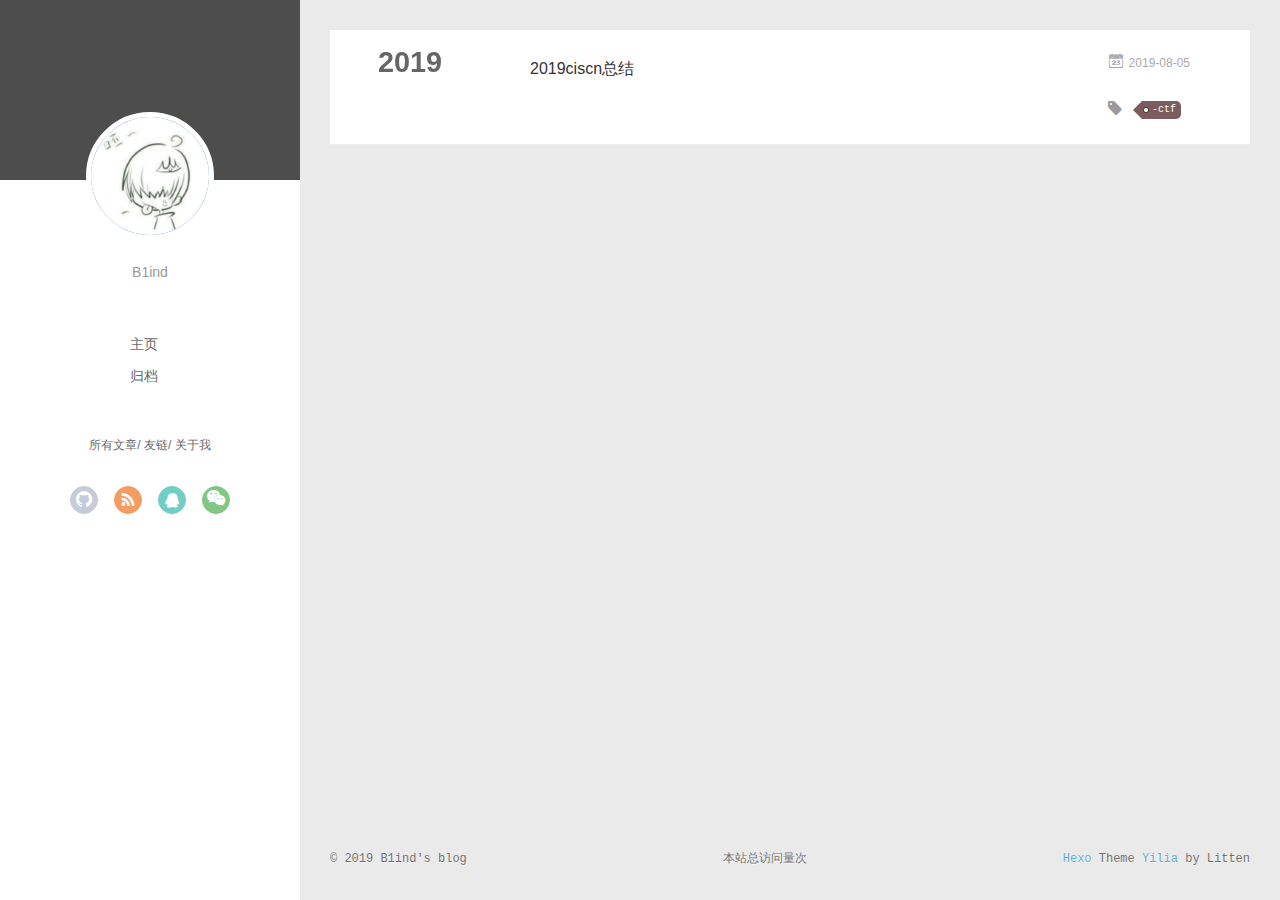
<file: tags/ctf/index.html>
<!DOCTYPE html>
<html>
<head><meta name="generator" content="Hexo 3.8.0">
  <meta charset="utf-8">
  
  <meta name="renderer" content="webkit">
  <meta http-equiv="X-UA-Compatible" content="IE=edge">
  <link rel="dns-prefetch" href="http://yoursite.com">
  <title>Tag: -ctf | B1ind&#39;s blog</title>
  <meta name="viewport" content="width=device-width, initial-scale=1, maximum-scale=1">
  <meta name="description" content="搭博客好难啊">
<meta name="keywords" content="web">
<meta property="og:type" content="website">
<meta property="og:title" content="B1ind&#39;s blog">
<meta property="og:url" content="http://yoursite.com/tags/ctf/index.html">
<meta property="og:site_name" content="B1ind&#39;s blog">
<meta property="og:description" content="搭博客好难啊">
<meta property="og:locale" content="中文">
<meta name="twitter:card" content="summary">
<meta name="twitter:title" content="B1ind&#39;s blog">
<meta name="twitter:description" content="搭博客好难啊">
  
    <link rel="alternative" href="/atom.xml" title="B1ind&#39;s blog" type="application/atom+xml">
  
  
    <link rel="icon" href="/favicon.png">
  
  <link rel="stylesheet" type="text/css" href="/./main.0cf68a.css">
  <style type="text/css">
  
    #container.show {
      background: linear-gradient(200deg,#a0cfe4,#e8c37e);
    }
  </style>
  

  

</head>
</html>
<body>
  <div id="container" q-class="show:isCtnShow">
    <canvas id="anm-canvas" class="anm-canvas"></canvas>
    <div class="left-col" q-class="show:isShow">
      
<div class="overlay" style="background: #4d4d4d"></div>
<div class="intrude-less">
	<header id="header" class="inner">
		<a href="/" class="profilepic">
			<img src="/img/head.jpg" class="js-avatar">
		</a>
		<hgroup>
		  <h1 class="header-author"><a href="/"></a></h1>
		</hgroup>
		
		<p class="header-subtitle">B1ind</p>
		

		<nav class="header-menu">
			<ul>
			
				<li><a href="/">主页</a></li>
	        
				<li><a href="/archives/index.html">归档</a></li>
	        
			</ul>
		</nav>
		<nav class="header-smart-menu">
    		
    			
    			<a q-on="click: openSlider(e, 'innerArchive')" href="javascript:void(0)">所有文章</a>
    			
            
    			
    			<a q-on="click: openSlider(e, 'friends')" href="javascript:void(0)">友链</a>
    			
            
    			
    			<a q-on="click: openSlider(e, 'aboutme')" href="javascript:void(0)">关于我</a>
    			
            
		</nav>
		<nav class="header-nav">
			<div class="social">
				
					<a class="github" target="_blank" href="#" title="github"><i class="icon-github"></i></a>
		        
					<a class="rss" target="_blank" href="#" title="rss"><i class="icon-rss"></i></a>
		        
					<a class="qq" target="_blank" href="/984231098" title="qq"><i class="icon-qq"></i></a>
		        
					<a class="weixin" target="_blank" href="/984231098" title="weixin"><i class="icon-weixin"></i></a>
		        
			</div>
		</nav>
	</header>		
</div>

    </div>
    <div class="mid-col" q-class="show:isShow,hide:isShow|isFalse">
      
<nav id="mobile-nav">
  	<div class="overlay js-overlay" style="background: #4d4d4d"></div>
	<div class="btnctn js-mobile-btnctn">
  		<div class="slider-trigger list" q-on="click: openSlider(e)"><i class="icon icon-sort"></i></div>
	</div>
	<div class="intrude-less">
		<header id="header" class="inner">
			<div class="profilepic">
				<img src="/img/head.jpg" class="js-avatar">
			</div>
			<hgroup>
			  <h1 class="header-author js-header-author"></h1>
			</hgroup>
			
			<p class="header-subtitle"><i class="icon icon-quo-left"></i>B1ind<i class="icon icon-quo-right"></i></p>
			
			
			
				
			
				
			
			
			
			<nav class="header-nav">
				<div class="social">
					
						<a class="github" target="_blank" href="#" title="github"><i class="icon-github"></i></a>
			        
						<a class="rss" target="_blank" href="#" title="rss"><i class="icon-rss"></i></a>
			        
						<a class="qq" target="_blank" href="/984231098" title="qq"><i class="icon-qq"></i></a>
			        
						<a class="weixin" target="_blank" href="/984231098" title="weixin"><i class="icon-weixin"></i></a>
			        
				</div>
			</nav>

			<nav class="header-menu js-header-menu">
				<ul style="width: 50%">
				
				
					<li style="width: 50%"><a href="/">主页</a></li>
		        
					<li style="width: 50%"><a href="/archives/index.html">归档</a></li>
		        
				</ul>
			</nav>
		</header>				
	</div>
	<div class="mobile-mask" style="display:none" q-show="isShow"></div>
</nav>

      <div id="wrapper" class="body-wrap">
        <div class="menu-l">
          <div class="canvas-wrap">
            <canvas data-colors="#eaeaea" data-sectionHeight="100" data-contentId="js-content" id="myCanvas1" class="anm-canvas"></canvas>
          </div>
          <div id="js-content" class="content-ll">
            
  
  
    
    
      
      
      <section class="archives-wrap">
        <div class="archive-year-wrap">
          <a href="/archives/2019" class="archive-year">2019</a>
        </div>
        <div class="archives">
    
    <article class="archive-article archive-type-post">
  <div class="archive-article-inner">
    <header class="archive-article-header">
      	<div class="article-meta">
	      	<a href="/2019/08/05/2019ciscn总结/" class="archive-article-date">
  	<time datetime="2019-08-05T15:16:21.000Z" itemprop="datePublished"><i class="icon-calendar icon"></i>2019-08-05</time>
</a>
        </div>
    	 
  
    <h1 itemprop="name">
      <a class="archive-article-title" href="/2019/08/05/2019ciscn总结/">2019ciscn总结</a>
    </h1>
  

        <div class="article-info info-on-right">
          
	<div class="article-tag tagcloud">
		<i class="icon-price-tags icon"></i>
		<ul class="article-tag-list">
			 
        		<li class="article-tag-list-item">
        			<a href="javascript:void(0)" class="js-tag article-tag-list-link color5">-ctf</a>
        		</li>
      		
		</ul>
	</div>

          

        </div>
        <div class="clearfix"></div>
    </header>
  </div>
</article>
  
  
    </div></section>
  

    


          </div>
        </div>
      </div>
      <footer id="footer">
  <div class="outer">
    <div id="footer-info">
    	<div class="footer-left">
    		&copy; 2019 B1ind&#39;s blog
    	</div>
      	<div class="footer-right">
      		<a href="http://hexo.io/" target="_blank">Hexo</a>  Theme <a href="https://github.com/litten/hexo-theme-yilia" target="_blank">Yilia</a> by Litten
      	</div>
		<script async src="//busuanzi.ibruce.info/busuanzi/2.3/busuanzi.pure.mini.js"></script>
        <span id="busuanzi_container_site_pv">本站总访问量<span id="busuanzi_value_site_pv"></span>次</span>
    </div>
  </div>
</footer>
    </div>
    <script>
	var yiliaConfig = {
		mathjax: true,
		isHome: false,
		isPost: false,
		isArchive: false,
		isTag: true,
		isCategory: false,
		open_in_new: false,
		toc_hide_index: true,
		root: "/",
		innerArchive: true,
		showTags: false
	}
</script>

<script>!function(t){function n(e){if(r[e])return r[e].exports;var i=r[e]={exports:{},id:e,loaded:!1};return t[e].call(i.exports,i,i.exports,n),i.loaded=!0,i.exports}var r={};n.m=t,n.c=r,n.p="./",n(0)}([function(t,n,r){r(195),t.exports=r(191)},function(t,n,r){var e=r(3),i=r(52),o=r(27),u=r(28),c=r(53),f="prototype",a=function(t,n,r){var s,l,h,v,p=t&a.F,d=t&a.G,y=t&a.S,g=t&a.P,b=t&a.B,m=d?e:y?e[n]||(e[n]={}):(e[n]||{})[f],x=d?i:i[n]||(i[n]={}),w=x[f]||(x[f]={});d&&(r=n);for(s in r)l=!p&&m&&void 0!==m[s],h=(l?m:r)[s],v=b&&l?c(h,e):g&&"function"==typeof h?c(Function.call,h):h,m&&u(m,s,h,t&a.U),x[s]!=h&&o(x,s,v),g&&w[s]!=h&&(w[s]=h)};e.core=i,a.F=1,a.G=2,a.S=4,a.P=8,a.B=16,a.W=32,a.U=64,a.R=128,t.exports=a},function(t,n,r){var e=r(6);t.exports=function(t){if(!e(t))throw TypeError(t+" is not an object!");return t}},function(t,n){var r=t.exports="undefined"!=typeof window&&window.Math==Math?window:"undefined"!=typeof self&&self.Math==Math?self:Function("return this")();"number"==typeof __g&&(__g=r)},function(t,n){t.exports=function(t){try{return!!t()}catch(t){return!0}}},function(t,n){var r=t.exports="undefined"!=typeof window&&window.Math==Math?window:"undefined"!=typeof self&&self.Math==Math?self:Function("return this")();"number"==typeof __g&&(__g=r)},function(t,n){t.exports=function(t){return"object"==typeof t?null!==t:"function"==typeof t}},function(t,n,r){var e=r(126)("wks"),i=r(76),o=r(3).Symbol,u="function"==typeof o;(t.exports=function(t){return e[t]||(e[t]=u&&o[t]||(u?o:i)("Symbol."+t))}).store=e},function(t,n){var r={}.hasOwnProperty;t.exports=function(t,n){return r.call(t,n)}},function(t,n,r){var e=r(94),i=r(33);t.exports=function(t){return e(i(t))}},function(t,n,r){t.exports=!r(4)(function(){return 7!=Object.defineProperty({},"a",{get:function(){return 7}}).a})},function(t,n,r){var e=r(2),i=r(167),o=r(50),u=Object.defineProperty;n.f=r(10)?Object.defineProperty:function(t,n,r){if(e(t),n=o(n,!0),e(r),i)try{return u(t,n,r)}catch(t){}if("get"in r||"set"in r)throw TypeError("Accessors not supported!");return"value"in r&&(t[n]=r.value),t}},function(t,n,r){t.exports=!r(18)(function(){return 7!=Object.defineProperty({},"a",{get:function(){return 7}}).a})},function(t,n,r){var e=r(14),i=r(22);t.exports=r(12)?function(t,n,r){return e.f(t,n,i(1,r))}:function(t,n,r){return t[n]=r,t}},function(t,n,r){var e=r(20),i=r(58),o=r(42),u=Object.defineProperty;n.f=r(12)?Object.defineProperty:function(t,n,r){if(e(t),n=o(n,!0),e(r),i)try{return u(t,n,r)}catch(t){}if("get"in r||"set"in r)throw TypeError("Accessors not supported!");return"value"in r&&(t[n]=r.value),t}},function(t,n,r){var e=r(40)("wks"),i=r(23),o=r(5).Symbol,u="function"==typeof o;(t.exports=function(t){return e[t]||(e[t]=u&&o[t]||(u?o:i)("Symbol."+t))}).store=e},function(t,n,r){var e=r(67),i=Math.min;t.exports=function(t){return t>0?i(e(t),9007199254740991):0}},function(t,n,r){var e=r(46);t.exports=function(t){return Object(e(t))}},function(t,n){t.exports=function(t){try{return!!t()}catch(t){return!0}}},function(t,n,r){var e=r(63),i=r(34);t.exports=Object.keys||function(t){return e(t,i)}},function(t,n,r){var e=r(21);t.exports=function(t){if(!e(t))throw TypeError(t+" is not an object!");return t}},function(t,n){t.exports=function(t){return"object"==typeof t?null!==t:"function"==typeof t}},function(t,n){t.exports=function(t,n){return{enumerable:!(1&t),configurable:!(2&t),writable:!(4&t),value:n}}},function(t,n){var r=0,e=Math.random();t.exports=function(t){return"Symbol(".concat(void 0===t?"":t,")_",(++r+e).toString(36))}},function(t,n){var r={}.hasOwnProperty;t.exports=function(t,n){return r.call(t,n)}},function(t,n){var r=t.exports={version:"2.4.0"};"number"==typeof __e&&(__e=r)},function(t,n){t.exports=function(t){if("function"!=typeof t)throw TypeError(t+" is not a function!");return t}},function(t,n,r){var e=r(11),i=r(66);t.exports=r(10)?function(t,n,r){return e.f(t,n,i(1,r))}:function(t,n,r){return t[n]=r,t}},function(t,n,r){var e=r(3),i=r(27),o=r(24),u=r(76)("src"),c="toString",f=Function[c],a=(""+f).split(c);r(52).inspectSource=function(t){return f.call(t)},(t.exports=function(t,n,r,c){var f="function"==typeof r;f&&(o(r,"name")||i(r,"name",n)),t[n]!==r&&(f&&(o(r,u)||i(r,u,t[n]?""+t[n]:a.join(String(n)))),t===e?t[n]=r:c?t[n]?t[n]=r:i(t,n,r):(delete t[n],i(t,n,r)))})(Function.prototype,c,function(){return"function"==typeof this&&this[u]||f.call(this)})},function(t,n,r){var e=r(1),i=r(4),o=r(46),u=function(t,n,r,e){var i=String(o(t)),u="<"+n;return""!==r&&(u+=" "+r+'="'+String(e).replace(/"/g,"&quot;")+'"'),u+">"+i+"</"+n+">"};t.exports=function(t,n){var r={};r[t]=n(u),e(e.P+e.F*i(function(){var n=""[t]('"');return n!==n.toLowerCase()||n.split('"').length>3}),"String",r)}},function(t,n,r){var e=r(115),i=r(46);t.exports=function(t){return e(i(t))}},function(t,n,r){var e=r(116),i=r(66),o=r(30),u=r(50),c=r(24),f=r(167),a=Object.getOwnPropertyDescriptor;n.f=r(10)?a:function(t,n){if(t=o(t),n=u(n,!0),f)try{return a(t,n)}catch(t){}if(c(t,n))return i(!e.f.call(t,n),t[n])}},function(t,n,r){var e=r(24),i=r(17),o=r(145)("IE_PROTO"),u=Object.prototype;t.exports=Object.getPrototypeOf||function(t){return t=i(t),e(t,o)?t[o]:"function"==typeof t.constructor&&t instanceof t.constructor?t.constructor.prototype:t instanceof Object?u:null}},function(t,n){t.exports=function(t){if(void 0==t)throw TypeError("Can't call method on  "+t);return t}},function(t,n){t.exports="constructor,hasOwnProperty,isPrototypeOf,propertyIsEnumerable,toLocaleString,toString,valueOf".split(",")},function(t,n){t.exports={}},function(t,n){t.exports=!0},function(t,n){n.f={}.propertyIsEnumerable},function(t,n,r){var e=r(14).f,i=r(8),o=r(15)("toStringTag");t.exports=function(t,n,r){t&&!i(t=r?t:t.prototype,o)&&e(t,o,{configurable:!0,value:n})}},function(t,n,r){var e=r(40)("keys"),i=r(23);t.exports=function(t){return e[t]||(e[t]=i(t))}},function(t,n,r){var e=r(5),i="__core-js_shared__",o=e[i]||(e[i]={});t.exports=function(t){return o[t]||(o[t]={})}},function(t,n){var r=Math.ceil,e=Math.floor;t.exports=function(t){return isNaN(t=+t)?0:(t>0?e:r)(t)}},function(t,n,r){var e=r(21);t.exports=function(t,n){if(!e(t))return t;var r,i;if(n&&"function"==typeof(r=t.toString)&&!e(i=r.call(t)))return i;if("function"==typeof(r=t.valueOf)&&!e(i=r.call(t)))return i;if(!n&&"function"==typeof(r=t.toString)&&!e(i=r.call(t)))return i;throw TypeError("Can't convert object to primitive value")}},function(t,n,r){var e=r(5),i=r(25),o=r(36),u=r(44),c=r(14).f;t.exports=function(t){var n=i.Symbol||(i.Symbol=o?{}:e.Symbol||{});"_"==t.charAt(0)||t in n||c(n,t,{value:u.f(t)})}},function(t,n,r){n.f=r(15)},function(t,n){var r={}.toString;t.exports=function(t){return r.call(t).slice(8,-1)}},function(t,n){t.exports=function(t){if(void 0==t)throw TypeError("Can't call method on  "+t);return t}},function(t,n,r){var e=r(4);t.exports=function(t,n){return!!t&&e(function(){n?t.call(null,function(){},1):t.call(null)})}},function(t,n,r){var e=r(53),i=r(115),o=r(17),u=r(16),c=r(203);t.exports=function(t,n){var r=1==t,f=2==t,a=3==t,s=4==t,l=6==t,h=5==t||l,v=n||c;return function(n,c,p){for(var d,y,g=o(n),b=i(g),m=e(c,p,3),x=u(b.length),w=0,S=r?v(n,x):f?v(n,0):void 0;x>w;w++)if((h||w in b)&&(d=b[w],y=m(d,w,g),t))if(r)S[w]=y;else if(y)switch(t){case 3:return!0;case 5:return d;case 6:return w;case 2:S.push(d)}else if(s)return!1;return l?-1:a||s?s:S}}},function(t,n,r){var e=r(1),i=r(52),o=r(4);t.exports=function(t,n){var r=(i.Object||{})[t]||Object[t],u={};u[t]=n(r),e(e.S+e.F*o(function(){r(1)}),"Object",u)}},function(t,n,r){var e=r(6);t.exports=function(t,n){if(!e(t))return t;var r,i;if(n&&"function"==typeof(r=t.toString)&&!e(i=r.call(t)))return i;if("function"==typeof(r=t.valueOf)&&!e(i=r.call(t)))return i;if(!n&&"function"==typeof(r=t.toString)&&!e(i=r.call(t)))return i;throw TypeError("Can't convert object to primitive value")}},function(t,n,r){var e=r(5),i=r(25),o=r(91),u=r(13),c="prototype",f=function(t,n,r){var a,s,l,h=t&f.F,v=t&f.G,p=t&f.S,d=t&f.P,y=t&f.B,g=t&f.W,b=v?i:i[n]||(i[n]={}),m=b[c],x=v?e:p?e[n]:(e[n]||{})[c];v&&(r=n);for(a in r)(s=!h&&x&&void 0!==x[a])&&a in b||(l=s?x[a]:r[a],b[a]=v&&"function"!=typeof x[a]?r[a]:y&&s?o(l,e):g&&x[a]==l?function(t){var n=function(n,r,e){if(this instanceof t){switch(arguments.length){case 0:return new t;case 1:return new t(n);case 2:return new t(n,r)}return new t(n,r,e)}return t.apply(this,arguments)};return n[c]=t[c],n}(l):d&&"function"==typeof l?o(Function.call,l):l,d&&((b.virtual||(b.virtual={}))[a]=l,t&f.R&&m&&!m[a]&&u(m,a,l)))};f.F=1,f.G=2,f.S=4,f.P=8,f.B=16,f.W=32,f.U=64,f.R=128,t.exports=f},function(t,n){var r=t.exports={version:"2.4.0"};"number"==typeof __e&&(__e=r)},function(t,n,r){var e=r(26);t.exports=function(t,n,r){if(e(t),void 0===n)return t;switch(r){case 1:return function(r){return t.call(n,r)};case 2:return function(r,e){return t.call(n,r,e)};case 3:return function(r,e,i){return t.call(n,r,e,i)}}return function(){return t.apply(n,arguments)}}},function(t,n,r){var e=r(183),i=r(1),o=r(126)("metadata"),u=o.store||(o.store=new(r(186))),c=function(t,n,r){var i=u.get(t);if(!i){if(!r)return;u.set(t,i=new e)}var o=i.get(n);if(!o){if(!r)return;i.set(n,o=new e)}return o},f=function(t,n,r){var e=c(n,r,!1);return void 0!==e&&e.has(t)},a=function(t,n,r){var e=c(n,r,!1);return void 0===e?void 0:e.get(t)},s=function(t,n,r,e){c(r,e,!0).set(t,n)},l=function(t,n){var r=c(t,n,!1),e=[];return r&&r.forEach(function(t,n){e.push(n)}),e},h=function(t){return void 0===t||"symbol"==typeof t?t:String(t)},v=function(t){i(i.S,"Reflect",t)};t.exports={store:u,map:c,has:f,get:a,set:s,keys:l,key:h,exp:v}},function(t,n,r){"use strict";if(r(10)){var e=r(69),i=r(3),o=r(4),u=r(1),c=r(127),f=r(152),a=r(53),s=r(68),l=r(66),h=r(27),v=r(73),p=r(67),d=r(16),y=r(75),g=r(50),b=r(24),m=r(180),x=r(114),w=r(6),S=r(17),_=r(137),O=r(70),E=r(32),P=r(71).f,j=r(154),F=r(76),M=r(7),A=r(48),N=r(117),T=r(146),I=r(155),k=r(80),L=r(123),R=r(74),C=r(130),D=r(160),U=r(11),W=r(31),G=U.f,B=W.f,V=i.RangeError,z=i.TypeError,q=i.Uint8Array,K="ArrayBuffer",J="Shared"+K,Y="BYTES_PER_ELEMENT",H="prototype",$=Array[H],X=f.ArrayBuffer,Q=f.DataView,Z=A(0),tt=A(2),nt=A(3),rt=A(4),et=A(5),it=A(6),ot=N(!0),ut=N(!1),ct=I.values,ft=I.keys,at=I.entries,st=$.lastIndexOf,lt=$.reduce,ht=$.reduceRight,vt=$.join,pt=$.sort,dt=$.slice,yt=$.toString,gt=$.toLocaleString,bt=M("iterator"),mt=M("toStringTag"),xt=F("typed_constructor"),wt=F("def_constructor"),St=c.CONSTR,_t=c.TYPED,Ot=c.VIEW,Et="Wrong length!",Pt=A(1,function(t,n){return Tt(T(t,t[wt]),n)}),jt=o(function(){return 1===new q(new Uint16Array([1]).buffer)[0]}),Ft=!!q&&!!q[H].set&&o(function(){new q(1).set({})}),Mt=function(t,n){if(void 0===t)throw z(Et);var r=+t,e=d(t);if(n&&!m(r,e))throw V(Et);return e},At=function(t,n){var r=p(t);if(r<0||r%n)throw V("Wrong offset!");return r},Nt=function(t){if(w(t)&&_t in t)return t;throw z(t+" is not a typed array!")},Tt=function(t,n){if(!(w(t)&&xt in t))throw z("It is not a typed array constructor!");return new t(n)},It=function(t,n){return kt(T(t,t[wt]),n)},kt=function(t,n){for(var r=0,e=n.length,i=Tt(t,e);e>r;)i[r]=n[r++];return i},Lt=function(t,n,r){G(t,n,{get:function(){return this._d[r]}})},Rt=function(t){var n,r,e,i,o,u,c=S(t),f=arguments.length,s=f>1?arguments[1]:void 0,l=void 0!==s,h=j(c);if(void 0!=h&&!_(h)){for(u=h.call(c),e=[],n=0;!(o=u.next()).done;n++)e.push(o.value);c=e}for(l&&f>2&&(s=a(s,arguments[2],2)),n=0,r=d(c.length),i=Tt(this,r);r>n;n++)i[n]=l?s(c[n],n):c[n];return i},Ct=function(){for(var t=0,n=arguments.length,r=Tt(this,n);n>t;)r[t]=arguments[t++];return r},Dt=!!q&&o(function(){gt.call(new q(1))}),Ut=function(){return gt.apply(Dt?dt.call(Nt(this)):Nt(this),arguments)},Wt={copyWithin:function(t,n){return D.call(Nt(this),t,n,arguments.length>2?arguments[2]:void 0)},every:function(t){return rt(Nt(this),t,arguments.length>1?arguments[1]:void 0)},fill:function(t){return C.apply(Nt(this),arguments)},filter:function(t){return It(this,tt(Nt(this),t,arguments.length>1?arguments[1]:void 0))},find:function(t){return et(Nt(this),t,arguments.length>1?arguments[1]:void 0)},findIndex:function(t){return it(Nt(this),t,arguments.length>1?arguments[1]:void 0)},forEach:function(t){Z(Nt(this),t,arguments.length>1?arguments[1]:void 0)},indexOf:function(t){return ut(Nt(this),t,arguments.length>1?arguments[1]:void 0)},includes:function(t){return ot(Nt(this),t,arguments.length>1?arguments[1]:void 0)},join:function(t){return vt.apply(Nt(this),arguments)},lastIndexOf:function(t){return st.apply(Nt(this),arguments)},map:function(t){return Pt(Nt(this),t,arguments.length>1?arguments[1]:void 0)},reduce:function(t){return lt.apply(Nt(this),arguments)},reduceRight:function(t){return ht.apply(Nt(this),arguments)},reverse:function(){for(var t,n=this,r=Nt(n).length,e=Math.floor(r/2),i=0;i<e;)t=n[i],n[i++]=n[--r],n[r]=t;return n},some:function(t){return nt(Nt(this),t,arguments.length>1?arguments[1]:void 0)},sort:function(t){return pt.call(Nt(this),t)},subarray:function(t,n){var r=Nt(this),e=r.length,i=y(t,e);return new(T(r,r[wt]))(r.buffer,r.byteOffset+i*r.BYTES_PER_ELEMENT,d((void 0===n?e:y(n,e))-i))}},Gt=function(t,n){return It(this,dt.call(Nt(this),t,n))},Bt=function(t){Nt(this);var n=At(arguments[1],1),r=this.length,e=S(t),i=d(e.length),o=0;if(i+n>r)throw V(Et);for(;o<i;)this[n+o]=e[o++]},Vt={entries:function(){return at.call(Nt(this))},keys:function(){return ft.call(Nt(this))},values:function(){return ct.call(Nt(this))}},zt=function(t,n){return w(t)&&t[_t]&&"symbol"!=typeof n&&n in t&&String(+n)==String(n)},qt=function(t,n){return zt(t,n=g(n,!0))?l(2,t[n]):B(t,n)},Kt=function(t,n,r){return!(zt(t,n=g(n,!0))&&w(r)&&b(r,"value"))||b(r,"get")||b(r,"set")||r.configurable||b(r,"writable")&&!r.writable||b(r,"enumerable")&&!r.enumerable?G(t,n,r):(t[n]=r.value,t)};St||(W.f=qt,U.f=Kt),u(u.S+u.F*!St,"Object",{getOwnPropertyDescriptor:qt,defineProperty:Kt}),o(function(){yt.call({})})&&(yt=gt=function(){return vt.call(this)});var Jt=v({},Wt);v(Jt,Vt),h(Jt,bt,Vt.values),v(Jt,{slice:Gt,set:Bt,constructor:function(){},toString:yt,toLocaleString:Ut}),Lt(Jt,"buffer","b"),Lt(Jt,"byteOffset","o"),Lt(Jt,"byteLength","l"),Lt(Jt,"length","e"),G(Jt,mt,{get:function(){return this[_t]}}),t.exports=function(t,n,r,f){f=!!f;var a=t+(f?"Clamped":"")+"Array",l="Uint8Array"!=a,v="get"+t,p="set"+t,y=i[a],g=y||{},b=y&&E(y),m=!y||!c.ABV,S={},_=y&&y[H],j=function(t,r){var e=t._d;return e.v[v](r*n+e.o,jt)},F=function(t,r,e){var i=t._d;f&&(e=(e=Math.round(e))<0?0:e>255?255:255&e),i.v[p](r*n+i.o,e,jt)},M=function(t,n){G(t,n,{get:function(){return j(this,n)},set:function(t){return F(this,n,t)},enumerable:!0})};m?(y=r(function(t,r,e,i){s(t,y,a,"_d");var o,u,c,f,l=0,v=0;if(w(r)){if(!(r instanceof X||(f=x(r))==K||f==J))return _t in r?kt(y,r):Rt.call(y,r);o=r,v=At(e,n);var p=r.byteLength;if(void 0===i){if(p%n)throw V(Et);if((u=p-v)<0)throw V(Et)}else if((u=d(i)*n)+v>p)throw V(Et);c=u/n}else c=Mt(r,!0),u=c*n,o=new X(u);for(h(t,"_d",{b:o,o:v,l:u,e:c,v:new Q(o)});l<c;)M(t,l++)}),_=y[H]=O(Jt),h(_,"constructor",y)):L(function(t){new y(null),new y(t)},!0)||(y=r(function(t,r,e,i){s(t,y,a);var o;return w(r)?r instanceof X||(o=x(r))==K||o==J?void 0!==i?new g(r,At(e,n),i):void 0!==e?new g(r,At(e,n)):new g(r):_t in r?kt(y,r):Rt.call(y,r):new g(Mt(r,l))}),Z(b!==Function.prototype?P(g).concat(P(b)):P(g),function(t){t in y||h(y,t,g[t])}),y[H]=_,e||(_.constructor=y));var A=_[bt],N=!!A&&("values"==A.name||void 0==A.name),T=Vt.values;h(y,xt,!0),h(_,_t,a),h(_,Ot,!0),h(_,wt,y),(f?new y(1)[mt]==a:mt in _)||G(_,mt,{get:function(){return a}}),S[a]=y,u(u.G+u.W+u.F*(y!=g),S),u(u.S,a,{BYTES_PER_ELEMENT:n,from:Rt,of:Ct}),Y in _||h(_,Y,n),u(u.P,a,Wt),R(a),u(u.P+u.F*Ft,a,{set:Bt}),u(u.P+u.F*!N,a,Vt),u(u.P+u.F*(_.toString!=yt),a,{toString:yt}),u(u.P+u.F*o(function(){new y(1).slice()}),a,{slice:Gt}),u(u.P+u.F*(o(function(){return[1,2].toLocaleString()!=new y([1,2]).toLocaleString()})||!o(function(){_.toLocaleString.call([1,2])})),a,{toLocaleString:Ut}),k[a]=N?A:T,e||N||h(_,bt,T)}}else t.exports=function(){}},function(t,n){var r={}.toString;t.exports=function(t){return r.call(t).slice(8,-1)}},function(t,n,r){var e=r(21),i=r(5).document,o=e(i)&&e(i.createElement);t.exports=function(t){return o?i.createElement(t):{}}},function(t,n,r){t.exports=!r(12)&&!r(18)(function(){return 7!=Object.defineProperty(r(57)("div"),"a",{get:function(){return 7}}).a})},function(t,n,r){"use strict";var e=r(36),i=r(51),o=r(64),u=r(13),c=r(8),f=r(35),a=r(96),s=r(38),l=r(103),h=r(15)("iterator"),v=!([].keys&&"next"in[].keys()),p="keys",d="values",y=function(){return this};t.exports=function(t,n,r,g,b,m,x){a(r,n,g);var w,S,_,O=function(t){if(!v&&t in F)return F[t];switch(t){case p:case d:return function(){return new r(this,t)}}return function(){return new r(this,t)}},E=n+" Iterator",P=b==d,j=!1,F=t.prototype,M=F[h]||F["@@iterator"]||b&&F[b],A=M||O(b),N=b?P?O("entries"):A:void 0,T="Array"==n?F.entries||M:M;if(T&&(_=l(T.call(new t)))!==Object.prototype&&(s(_,E,!0),e||c(_,h)||u(_,h,y)),P&&M&&M.name!==d&&(j=!0,A=function(){return M.call(this)}),e&&!x||!v&&!j&&F[h]||u(F,h,A),f[n]=A,f[E]=y,b)if(w={values:P?A:O(d),keys:m?A:O(p),entries:N},x)for(S in w)S in F||o(F,S,w[S]);else i(i.P+i.F*(v||j),n,w);return w}},function(t,n,r){var e=r(20),i=r(100),o=r(34),u=r(39)("IE_PROTO"),c=function(){},f="prototype",a=function(){var t,n=r(57)("iframe"),e=o.length;for(n.style.display="none",r(93).appendChild(n),n.src="javascript:",t=n.contentWindow.document,t.open(),t.write("<script>document.F=Object<\/script>"),t.close(),a=t.F;e--;)delete a[f][o[e]];return a()};t.exports=Object.create||function(t,n){var r;return null!==t?(c[f]=e(t),r=new c,c[f]=null,r[u]=t):r=a(),void 0===n?r:i(r,n)}},function(t,n,r){var e=r(63),i=r(34).concat("length","prototype");n.f=Object.getOwnPropertyNames||function(t){return e(t,i)}},function(t,n){n.f=Object.getOwnPropertySymbols},function(t,n,r){var e=r(8),i=r(9),o=r(90)(!1),u=r(39)("IE_PROTO");t.exports=function(t,n){var r,c=i(t),f=0,a=[];for(r in c)r!=u&&e(c,r)&&a.push(r);for(;n.length>f;)e(c,r=n[f++])&&(~o(a,r)||a.push(r));return a}},function(t,n,r){t.exports=r(13)},function(t,n,r){var e=r(76)("meta"),i=r(6),o=r(24),u=r(11).f,c=0,f=Object.isExtensible||function(){return!0},a=!r(4)(function(){return f(Object.preventExtensions({}))}),s=function(t){u(t,e,{value:{i:"O"+ ++c,w:{}}})},l=function(t,n){if(!i(t))return"symbol"==typeof t?t:("string"==typeof t?"S":"P")+t;if(!o(t,e)){if(!f(t))return"F";if(!n)return"E";s(t)}return t[e].i},h=function(t,n){if(!o(t,e)){if(!f(t))return!0;if(!n)return!1;s(t)}return t[e].w},v=function(t){return a&&p.NEED&&f(t)&&!o(t,e)&&s(t),t},p=t.exports={KEY:e,NEED:!1,fastKey:l,getWeak:h,onFreeze:v}},function(t,n){t.exports=function(t,n){return{enumerable:!(1&t),configurable:!(2&t),writable:!(4&t),value:n}}},function(t,n){var r=Math.ceil,e=Math.floor;t.exports=function(t){return isNaN(t=+t)?0:(t>0?e:r)(t)}},function(t,n){t.exports=function(t,n,r,e){if(!(t instanceof n)||void 0!==e&&e in t)throw TypeError(r+": incorrect invocation!");return t}},function(t,n){t.exports=!1},function(t,n,r){var e=r(2),i=r(173),o=r(133),u=r(145)("IE_PROTO"),c=function(){},f="prototype",a=function(){var t,n=r(132)("iframe"),e=o.length;for(n.style.display="none",r(135).appendChild(n),n.src="javascript:",t=n.contentWindow.document,t.open(),t.write("<script>document.F=Object<\/script>"),t.close(),a=t.F;e--;)delete a[f][o[e]];return a()};t.exports=Object.create||function(t,n){var r;return null!==t?(c[f]=e(t),r=new c,c[f]=null,r[u]=t):r=a(),void 0===n?r:i(r,n)}},function(t,n,r){var e=r(175),i=r(133).concat("length","prototype");n.f=Object.getOwnPropertyNames||function(t){return e(t,i)}},function(t,n,r){var e=r(175),i=r(133);t.exports=Object.keys||function(t){return e(t,i)}},function(t,n,r){var e=r(28);t.exports=function(t,n,r){for(var i in n)e(t,i,n[i],r);return t}},function(t,n,r){"use strict";var e=r(3),i=r(11),o=r(10),u=r(7)("species");t.exports=function(t){var n=e[t];o&&n&&!n[u]&&i.f(n,u,{configurable:!0,get:function(){return this}})}},function(t,n,r){var e=r(67),i=Math.max,o=Math.min;t.exports=function(t,n){return t=e(t),t<0?i(t+n,0):o(t,n)}},function(t,n){var r=0,e=Math.random();t.exports=function(t){return"Symbol(".concat(void 0===t?"":t,")_",(++r+e).toString(36))}},function(t,n,r){var e=r(33);t.exports=function(t){return Object(e(t))}},function(t,n,r){var e=r(7)("unscopables"),i=Array.prototype;void 0==i[e]&&r(27)(i,e,{}),t.exports=function(t){i[e][t]=!0}},function(t,n,r){var e=r(53),i=r(169),o=r(137),u=r(2),c=r(16),f=r(154),a={},s={},n=t.exports=function(t,n,r,l,h){var v,p,d,y,g=h?function(){return t}:f(t),b=e(r,l,n?2:1),m=0;if("function"!=typeof g)throw TypeError(t+" is not iterable!");if(o(g)){for(v=c(t.length);v>m;m++)if((y=n?b(u(p=t[m])[0],p[1]):b(t[m]))===a||y===s)return y}else for(d=g.call(t);!(p=d.next()).done;)if((y=i(d,b,p.value,n))===a||y===s)return y};n.BREAK=a,n.RETURN=s},function(t,n){t.exports={}},function(t,n,r){var e=r(11).f,i=r(24),o=r(7)("toStringTag");t.exports=function(t,n,r){t&&!i(t=r?t:t.prototype,o)&&e(t,o,{configurable:!0,value:n})}},function(t,n,r){var e=r(1),i=r(46),o=r(4),u=r(150),c="["+u+"]",f="​",a=RegExp("^"+c+c+"*"),s=RegExp(c+c+"*$"),l=function(t,n,r){var i={},c=o(function(){return!!u[t]()||f[t]()!=f}),a=i[t]=c?n(h):u[t];r&&(i[r]=a),e(e.P+e.F*c,"String",i)},h=l.trim=function(t,n){return t=String(i(t)),1&n&&(t=t.replace(a,"")),2&n&&(t=t.replace(s,"")),t};t.exports=l},function(t,n,r){t.exports={default:r(86),__esModule:!0}},function(t,n,r){t.exports={default:r(87),__esModule:!0}},function(t,n,r){"use strict";function e(t){return t&&t.__esModule?t:{default:t}}n.__esModule=!0;var i=r(84),o=e(i),u=r(83),c=e(u),f="function"==typeof c.default&&"symbol"==typeof o.default?function(t){return typeof t}:function(t){return t&&"function"==typeof c.default&&t.constructor===c.default&&t!==c.default.prototype?"symbol":typeof t};n.default="function"==typeof c.default&&"symbol"===f(o.default)?function(t){return void 0===t?"undefined":f(t)}:function(t){return t&&"function"==typeof c.default&&t.constructor===c.default&&t!==c.default.prototype?"symbol":void 0===t?"undefined":f(t)}},function(t,n,r){r(110),r(108),r(111),r(112),t.exports=r(25).Symbol},function(t,n,r){r(109),r(113),t.exports=r(44).f("iterator")},function(t,n){t.exports=function(t){if("function"!=typeof t)throw TypeError(t+" is not a function!");return t}},function(t,n){t.exports=function(){}},function(t,n,r){var e=r(9),i=r(106),o=r(105);t.exports=function(t){return function(n,r,u){var c,f=e(n),a=i(f.length),s=o(u,a);if(t&&r!=r){for(;a>s;)if((c=f[s++])!=c)return!0}else for(;a>s;s++)if((t||s in f)&&f[s]===r)return t||s||0;return!t&&-1}}},function(t,n,r){var e=r(88);t.exports=function(t,n,r){if(e(t),void 0===n)return t;switch(r){case 1:return function(r){return t.call(n,r)};case 2:return function(r,e){return t.call(n,r,e)};case 3:return function(r,e,i){return t.call(n,r,e,i)}}return function(){return t.apply(n,arguments)}}},function(t,n,r){var e=r(19),i=r(62),o=r(37);t.exports=function(t){var n=e(t),r=i.f;if(r)for(var u,c=r(t),f=o.f,a=0;c.length>a;)f.call(t,u=c[a++])&&n.push(u);return n}},function(t,n,r){t.exports=r(5).document&&document.documentElement},function(t,n,r){var e=r(56);t.exports=Object("z").propertyIsEnumerable(0)?Object:function(t){return"String"==e(t)?t.split(""):Object(t)}},function(t,n,r){var e=r(56);t.exports=Array.isArray||function(t){return"Array"==e(t)}},function(t,n,r){"use strict";var e=r(60),i=r(22),o=r(38),u={};r(13)(u,r(15)("iterator"),function(){return this}),t.exports=function(t,n,r){t.prototype=e(u,{next:i(1,r)}),o(t,n+" Iterator")}},function(t,n){t.exports=function(t,n){return{value:n,done:!!t}}},function(t,n,r){var e=r(19),i=r(9);t.exports=function(t,n){for(var r,o=i(t),u=e(o),c=u.length,f=0;c>f;)if(o[r=u[f++]]===n)return r}},function(t,n,r){var e=r(23)("meta"),i=r(21),o=r(8),u=r(14).f,c=0,f=Object.isExtensible||function(){return!0},a=!r(18)(function(){return f(Object.preventExtensions({}))}),s=function(t){u(t,e,{value:{i:"O"+ ++c,w:{}}})},l=function(t,n){if(!i(t))return"symbol"==typeof t?t:("string"==typeof t?"S":"P")+t;if(!o(t,e)){if(!f(t))return"F";if(!n)return"E";s(t)}return t[e].i},h=function(t,n){if(!o(t,e)){if(!f(t))return!0;if(!n)return!1;s(t)}return t[e].w},v=function(t){return a&&p.NEED&&f(t)&&!o(t,e)&&s(t),t},p=t.exports={KEY:e,NEED:!1,fastKey:l,getWeak:h,onFreeze:v}},function(t,n,r){var e=r(14),i=r(20),o=r(19);t.exports=r(12)?Object.defineProperties:function(t,n){i(t);for(var r,u=o(n),c=u.length,f=0;c>f;)e.f(t,r=u[f++],n[r]);return t}},function(t,n,r){var e=r(37),i=r(22),o=r(9),u=r(42),c=r(8),f=r(58),a=Object.getOwnPropertyDescriptor;n.f=r(12)?a:function(t,n){if(t=o(t),n=u(n,!0),f)try{return a(t,n)}catch(t){}if(c(t,n))return i(!e.f.call(t,n),t[n])}},function(t,n,r){var e=r(9),i=r(61).f,o={}.toString,u="object"==typeof window&&window&&Object.getOwnPropertyNames?Object.getOwnPropertyNames(window):[],c=function(t){try{return i(t)}catch(t){return u.slice()}};t.exports.f=function(t){return u&&"[object Window]"==o.call(t)?c(t):i(e(t))}},function(t,n,r){var e=r(8),i=r(77),o=r(39)("IE_PROTO"),u=Object.prototype;t.exports=Object.getPrototypeOf||function(t){return t=i(t),e(t,o)?t[o]:"function"==typeof t.constructor&&t instanceof t.constructor?t.constructor.prototype:t instanceof Object?u:null}},function(t,n,r){var e=r(41),i=r(33);t.exports=function(t){return function(n,r){var o,u,c=String(i(n)),f=e(r),a=c.length;return f<0||f>=a?t?"":void 0:(o=c.charCodeAt(f),o<55296||o>56319||f+1===a||(u=c.charCodeAt(f+1))<56320||u>57343?t?c.charAt(f):o:t?c.slice(f,f+2):u-56320+(o-55296<<10)+65536)}}},function(t,n,r){var e=r(41),i=Math.max,o=Math.min;t.exports=function(t,n){return t=e(t),t<0?i(t+n,0):o(t,n)}},function(t,n,r){var e=r(41),i=Math.min;t.exports=function(t){return t>0?i(e(t),9007199254740991):0}},function(t,n,r){"use strict";var e=r(89),i=r(97),o=r(35),u=r(9);t.exports=r(59)(Array,"Array",function(t,n){this._t=u(t),this._i=0,this._k=n},function(){var t=this._t,n=this._k,r=this._i++;return!t||r>=t.length?(this._t=void 0,i(1)):"keys"==n?i(0,r):"values"==n?i(0,t[r]):i(0,[r,t[r]])},"values"),o.Arguments=o.Array,e("keys"),e("values"),e("entries")},function(t,n){},function(t,n,r){"use strict";var e=r(104)(!0);r(59)(String,"String",function(t){this._t=String(t),this._i=0},function(){var t,n=this._t,r=this._i;return r>=n.length?{value:void 0,done:!0}:(t=e(n,r),this._i+=t.length,{value:t,done:!1})})},function(t,n,r){"use strict";var e=r(5),i=r(8),o=r(12),u=r(51),c=r(64),f=r(99).KEY,a=r(18),s=r(40),l=r(38),h=r(23),v=r(15),p=r(44),d=r(43),y=r(98),g=r(92),b=r(95),m=r(20),x=r(9),w=r(42),S=r(22),_=r(60),O=r(102),E=r(101),P=r(14),j=r(19),F=E.f,M=P.f,A=O.f,N=e.Symbol,T=e.JSON,I=T&&T.stringify,k="prototype",L=v("_hidden"),R=v("toPrimitive"),C={}.propertyIsEnumerable,D=s("symbol-registry"),U=s("symbols"),W=s("op-symbols"),G=Object[k],B="function"==typeof N,V=e.QObject,z=!V||!V[k]||!V[k].findChild,q=o&&a(function(){return 7!=_(M({},"a",{get:function(){return M(this,"a",{value:7}).a}})).a})?function(t,n,r){var e=F(G,n);e&&delete G[n],M(t,n,r),e&&t!==G&&M(G,n,e)}:M,K=function(t){var n=U[t]=_(N[k]);return n._k=t,n},J=B&&"symbol"==typeof N.iterator?function(t){return"symbol"==typeof t}:function(t){return t instanceof N},Y=function(t,n,r){return t===G&&Y(W,n,r),m(t),n=w(n,!0),m(r),i(U,n)?(r.enumerable?(i(t,L)&&t[L][n]&&(t[L][n]=!1),r=_(r,{enumerable:S(0,!1)})):(i(t,L)||M(t,L,S(1,{})),t[L][n]=!0),q(t,n,r)):M(t,n,r)},H=function(t,n){m(t);for(var r,e=g(n=x(n)),i=0,o=e.length;o>i;)Y(t,r=e[i++],n[r]);return t},$=function(t,n){return void 0===n?_(t):H(_(t),n)},X=function(t){var n=C.call(this,t=w(t,!0));return!(this===G&&i(U,t)&&!i(W,t))&&(!(n||!i(this,t)||!i(U,t)||i(this,L)&&this[L][t])||n)},Q=function(t,n){if(t=x(t),n=w(n,!0),t!==G||!i(U,n)||i(W,n)){var r=F(t,n);return!r||!i(U,n)||i(t,L)&&t[L][n]||(r.enumerable=!0),r}},Z=function(t){for(var n,r=A(x(t)),e=[],o=0;r.length>o;)i(U,n=r[o++])||n==L||n==f||e.push(n);return e},tt=function(t){for(var n,r=t===G,e=A(r?W:x(t)),o=[],u=0;e.length>u;)!i(U,n=e[u++])||r&&!i(G,n)||o.push(U[n]);return o};B||(N=function(){if(this instanceof N)throw TypeError("Symbol is not a constructor!");var t=h(arguments.length>0?arguments[0]:void 0),n=function(r){this===G&&n.call(W,r),i(this,L)&&i(this[L],t)&&(this[L][t]=!1),q(this,t,S(1,r))};return o&&z&&q(G,t,{configurable:!0,set:n}),K(t)},c(N[k],"toString",function(){return this._k}),E.f=Q,P.f=Y,r(61).f=O.f=Z,r(37).f=X,r(62).f=tt,o&&!r(36)&&c(G,"propertyIsEnumerable",X,!0),p.f=function(t){return K(v(t))}),u(u.G+u.W+u.F*!B,{Symbol:N});for(var nt="hasInstance,isConcatSpreadable,iterator,match,replace,search,species,split,toPrimitive,toStringTag,unscopables".split(","),rt=0;nt.length>rt;)v(nt[rt++]);for(var nt=j(v.store),rt=0;nt.length>rt;)d(nt[rt++]);u(u.S+u.F*!B,"Symbol",{for:function(t){return i(D,t+="")?D[t]:D[t]=N(t)},keyFor:function(t){if(J(t))return y(D,t);throw TypeError(t+" is not a symbol!")},useSetter:function(){z=!0},useSimple:function(){z=!1}}),u(u.S+u.F*!B,"Object",{create:$,defineProperty:Y,defineProperties:H,getOwnPropertyDescriptor:Q,getOwnPropertyNames:Z,getOwnPropertySymbols:tt}),T&&u(u.S+u.F*(!B||a(function(){var t=N();return"[null]"!=I([t])||"{}"!=I({a:t})||"{}"!=I(Object(t))})),"JSON",{stringify:function(t){if(void 0!==t&&!J(t)){for(var n,r,e=[t],i=1;arguments.length>i;)e.push(arguments[i++]);return n=e[1],"function"==typeof n&&(r=n),!r&&b(n)||(n=function(t,n){if(r&&(n=r.call(this,t,n)),!J(n))return n}),e[1]=n,I.apply(T,e)}}}),N[k][R]||r(13)(N[k],R,N[k].valueOf),l(N,"Symbol"),l(Math,"Math",!0),l(e.JSON,"JSON",!0)},function(t,n,r){r(43)("asyncIterator")},function(t,n,r){r(43)("observable")},function(t,n,r){r(107);for(var e=r(5),i=r(13),o=r(35),u=r(15)("toStringTag"),c=["NodeList","DOMTokenList","MediaList","StyleSheetList","CSSRuleList"],f=0;f<5;f++){var a=c[f],s=e[a],l=s&&s.prototype;l&&!l[u]&&i(l,u,a),o[a]=o.Array}},function(t,n,r){var e=r(45),i=r(7)("toStringTag"),o="Arguments"==e(function(){return arguments}()),u=function(t,n){try{return t[n]}catch(t){}};t.exports=function(t){var n,r,c;return void 0===t?"Undefined":null===t?"Null":"string"==typeof(r=u(n=Object(t),i))?r:o?e(n):"Object"==(c=e(n))&&"function"==typeof n.callee?"Arguments":c}},function(t,n,r){var e=r(45);t.exports=Object("z").propertyIsEnumerable(0)?Object:function(t){return"String"==e(t)?t.split(""):Object(t)}},function(t,n){n.f={}.propertyIsEnumerable},function(t,n,r){var e=r(30),i=r(16),o=r(75);t.exports=function(t){return function(n,r,u){var c,f=e(n),a=i(f.length),s=o(u,a);if(t&&r!=r){for(;a>s;)if((c=f[s++])!=c)return!0}else for(;a>s;s++)if((t||s in f)&&f[s]===r)return t||s||0;return!t&&-1}}},function(t,n,r){"use strict";var e=r(3),i=r(1),o=r(28),u=r(73),c=r(65),f=r(79),a=r(68),s=r(6),l=r(4),h=r(123),v=r(81),p=r(136);t.exports=function(t,n,r,d,y,g){var b=e[t],m=b,x=y?"set":"add",w=m&&m.prototype,S={},_=function(t){var n=w[t];o(w,t,"delete"==t?function(t){return!(g&&!s(t))&&n.call(this,0===t?0:t)}:"has"==t?function(t){return!(g&&!s(t))&&n.call(this,0===t?0:t)}:"get"==t?function(t){return g&&!s(t)?void 0:n.call(this,0===t?0:t)}:"add"==t?function(t){return n.call(this,0===t?0:t),this}:function(t,r){return n.call(this,0===t?0:t,r),this})};if("function"==typeof m&&(g||w.forEach&&!l(function(){(new m).entries().next()}))){var O=new m,E=O[x](g?{}:-0,1)!=O,P=l(function(){O.has(1)}),j=h(function(t){new m(t)}),F=!g&&l(function(){for(var t=new m,n=5;n--;)t[x](n,n);return!t.has(-0)});j||(m=n(function(n,r){a(n,m,t);var e=p(new b,n,m);return void 0!=r&&f(r,y,e[x],e),e}),m.prototype=w,w.constructor=m),(P||F)&&(_("delete"),_("has"),y&&_("get")),(F||E)&&_(x),g&&w.clear&&delete w.clear}else m=d.getConstructor(n,t,y,x),u(m.prototype,r),c.NEED=!0;return v(m,t),S[t]=m,i(i.G+i.W+i.F*(m!=b),S),g||d.setStrong(m,t,y),m}},function(t,n,r){"use strict";var e=r(27),i=r(28),o=r(4),u=r(46),c=r(7);t.exports=function(t,n,r){var f=c(t),a=r(u,f,""[t]),s=a[0],l=a[1];o(function(){var n={};return n[f]=function(){return 7},7!=""[t](n)})&&(i(String.prototype,t,s),e(RegExp.prototype,f,2==n?function(t,n){return l.call(t,this,n)}:function(t){return l.call(t,this)}))}
},function(t,n,r){"use strict";var e=r(2);t.exports=function(){var t=e(this),n="";return t.global&&(n+="g"),t.ignoreCase&&(n+="i"),t.multiline&&(n+="m"),t.unicode&&(n+="u"),t.sticky&&(n+="y"),n}},function(t,n){t.exports=function(t,n,r){var e=void 0===r;switch(n.length){case 0:return e?t():t.call(r);case 1:return e?t(n[0]):t.call(r,n[0]);case 2:return e?t(n[0],n[1]):t.call(r,n[0],n[1]);case 3:return e?t(n[0],n[1],n[2]):t.call(r,n[0],n[1],n[2]);case 4:return e?t(n[0],n[1],n[2],n[3]):t.call(r,n[0],n[1],n[2],n[3])}return t.apply(r,n)}},function(t,n,r){var e=r(6),i=r(45),o=r(7)("match");t.exports=function(t){var n;return e(t)&&(void 0!==(n=t[o])?!!n:"RegExp"==i(t))}},function(t,n,r){var e=r(7)("iterator"),i=!1;try{var o=[7][e]();o.return=function(){i=!0},Array.from(o,function(){throw 2})}catch(t){}t.exports=function(t,n){if(!n&&!i)return!1;var r=!1;try{var o=[7],u=o[e]();u.next=function(){return{done:r=!0}},o[e]=function(){return u},t(o)}catch(t){}return r}},function(t,n,r){t.exports=r(69)||!r(4)(function(){var t=Math.random();__defineSetter__.call(null,t,function(){}),delete r(3)[t]})},function(t,n){n.f=Object.getOwnPropertySymbols},function(t,n,r){var e=r(3),i="__core-js_shared__",o=e[i]||(e[i]={});t.exports=function(t){return o[t]||(o[t]={})}},function(t,n,r){for(var e,i=r(3),o=r(27),u=r(76),c=u("typed_array"),f=u("view"),a=!(!i.ArrayBuffer||!i.DataView),s=a,l=0,h="Int8Array,Uint8Array,Uint8ClampedArray,Int16Array,Uint16Array,Int32Array,Uint32Array,Float32Array,Float64Array".split(",");l<9;)(e=i[h[l++]])?(o(e.prototype,c,!0),o(e.prototype,f,!0)):s=!1;t.exports={ABV:a,CONSTR:s,TYPED:c,VIEW:f}},function(t,n){"use strict";var r={versions:function(){var t=window.navigator.userAgent;return{trident:t.indexOf("Trident")>-1,presto:t.indexOf("Presto")>-1,webKit:t.indexOf("AppleWebKit")>-1,gecko:t.indexOf("Gecko")>-1&&-1==t.indexOf("KHTML"),mobile:!!t.match(/AppleWebKit.*Mobile.*/),ios:!!t.match(/\(i[^;]+;( U;)? CPU.+Mac OS X/),android:t.indexOf("Android")>-1||t.indexOf("Linux")>-1,iPhone:t.indexOf("iPhone")>-1||t.indexOf("Mac")>-1,iPad:t.indexOf("iPad")>-1,webApp:-1==t.indexOf("Safari"),weixin:-1==t.indexOf("MicroMessenger")}}()};t.exports=r},function(t,n,r){"use strict";var e=r(85),i=function(t){return t&&t.__esModule?t:{default:t}}(e),o=function(){function t(t,n,e){return n||e?String.fromCharCode(n||e):r[t]||t}function n(t){return e[t]}var r={"&quot;":'"',"&lt;":"<","&gt;":">","&amp;":"&","&nbsp;":" "},e={};for(var u in r)e[r[u]]=u;return r["&apos;"]="'",e["'"]="&#39;",{encode:function(t){return t?(""+t).replace(/['<> "&]/g,n).replace(/\r?\n/g,"<br/>").replace(/\s/g,"&nbsp;"):""},decode:function(n){return n?(""+n).replace(/<br\s*\/?>/gi,"\n").replace(/&quot;|&lt;|&gt;|&amp;|&nbsp;|&apos;|&#(\d+);|&#(\d+)/g,t).replace(/\u00a0/g," "):""},encodeBase16:function(t){if(!t)return t;t+="";for(var n=[],r=0,e=t.length;e>r;r++)n.push(t.charCodeAt(r).toString(16).toUpperCase());return n.join("")},encodeBase16forJSON:function(t){if(!t)return t;t=t.replace(/[\u4E00-\u9FBF]/gi,function(t){return escape(t).replace("%u","\\u")});for(var n=[],r=0,e=t.length;e>r;r++)n.push(t.charCodeAt(r).toString(16).toUpperCase());return n.join("")},decodeBase16:function(t){if(!t)return t;t+="";for(var n=[],r=0,e=t.length;e>r;r+=2)n.push(String.fromCharCode("0x"+t.slice(r,r+2)));return n.join("")},encodeObject:function(t){if(t instanceof Array)for(var n=0,r=t.length;r>n;n++)t[n]=o.encodeObject(t[n]);else if("object"==(void 0===t?"undefined":(0,i.default)(t)))for(var e in t)t[e]=o.encodeObject(t[e]);else if("string"==typeof t)return o.encode(t);return t},loadScript:function(t){var n=document.createElement("script");document.getElementsByTagName("body")[0].appendChild(n),n.setAttribute("src",t)},addLoadEvent:function(t){var n=window.onload;"function"!=typeof window.onload?window.onload=t:window.onload=function(){n(),t()}}}}();t.exports=o},function(t,n,r){"use strict";var e=r(17),i=r(75),o=r(16);t.exports=function(t){for(var n=e(this),r=o(n.length),u=arguments.length,c=i(u>1?arguments[1]:void 0,r),f=u>2?arguments[2]:void 0,a=void 0===f?r:i(f,r);a>c;)n[c++]=t;return n}},function(t,n,r){"use strict";var e=r(11),i=r(66);t.exports=function(t,n,r){n in t?e.f(t,n,i(0,r)):t[n]=r}},function(t,n,r){var e=r(6),i=r(3).document,o=e(i)&&e(i.createElement);t.exports=function(t){return o?i.createElement(t):{}}},function(t,n){t.exports="constructor,hasOwnProperty,isPrototypeOf,propertyIsEnumerable,toLocaleString,toString,valueOf".split(",")},function(t,n,r){var e=r(7)("match");t.exports=function(t){var n=/./;try{"/./"[t](n)}catch(r){try{return n[e]=!1,!"/./"[t](n)}catch(t){}}return!0}},function(t,n,r){t.exports=r(3).document&&document.documentElement},function(t,n,r){var e=r(6),i=r(144).set;t.exports=function(t,n,r){var o,u=n.constructor;return u!==r&&"function"==typeof u&&(o=u.prototype)!==r.prototype&&e(o)&&i&&i(t,o),t}},function(t,n,r){var e=r(80),i=r(7)("iterator"),o=Array.prototype;t.exports=function(t){return void 0!==t&&(e.Array===t||o[i]===t)}},function(t,n,r){var e=r(45);t.exports=Array.isArray||function(t){return"Array"==e(t)}},function(t,n,r){"use strict";var e=r(70),i=r(66),o=r(81),u={};r(27)(u,r(7)("iterator"),function(){return this}),t.exports=function(t,n,r){t.prototype=e(u,{next:i(1,r)}),o(t,n+" Iterator")}},function(t,n,r){"use strict";var e=r(69),i=r(1),o=r(28),u=r(27),c=r(24),f=r(80),a=r(139),s=r(81),l=r(32),h=r(7)("iterator"),v=!([].keys&&"next"in[].keys()),p="keys",d="values",y=function(){return this};t.exports=function(t,n,r,g,b,m,x){a(r,n,g);var w,S,_,O=function(t){if(!v&&t in F)return F[t];switch(t){case p:case d:return function(){return new r(this,t)}}return function(){return new r(this,t)}},E=n+" Iterator",P=b==d,j=!1,F=t.prototype,M=F[h]||F["@@iterator"]||b&&F[b],A=M||O(b),N=b?P?O("entries"):A:void 0,T="Array"==n?F.entries||M:M;if(T&&(_=l(T.call(new t)))!==Object.prototype&&(s(_,E,!0),e||c(_,h)||u(_,h,y)),P&&M&&M.name!==d&&(j=!0,A=function(){return M.call(this)}),e&&!x||!v&&!j&&F[h]||u(F,h,A),f[n]=A,f[E]=y,b)if(w={values:P?A:O(d),keys:m?A:O(p),entries:N},x)for(S in w)S in F||o(F,S,w[S]);else i(i.P+i.F*(v||j),n,w);return w}},function(t,n){var r=Math.expm1;t.exports=!r||r(10)>22025.465794806718||r(10)<22025.465794806718||-2e-17!=r(-2e-17)?function(t){return 0==(t=+t)?t:t>-1e-6&&t<1e-6?t+t*t/2:Math.exp(t)-1}:r},function(t,n){t.exports=Math.sign||function(t){return 0==(t=+t)||t!=t?t:t<0?-1:1}},function(t,n,r){var e=r(3),i=r(151).set,o=e.MutationObserver||e.WebKitMutationObserver,u=e.process,c=e.Promise,f="process"==r(45)(u);t.exports=function(){var t,n,r,a=function(){var e,i;for(f&&(e=u.domain)&&e.exit();t;){i=t.fn,t=t.next;try{i()}catch(e){throw t?r():n=void 0,e}}n=void 0,e&&e.enter()};if(f)r=function(){u.nextTick(a)};else if(o){var s=!0,l=document.createTextNode("");new o(a).observe(l,{characterData:!0}),r=function(){l.data=s=!s}}else if(c&&c.resolve){var h=c.resolve();r=function(){h.then(a)}}else r=function(){i.call(e,a)};return function(e){var i={fn:e,next:void 0};n&&(n.next=i),t||(t=i,r()),n=i}}},function(t,n,r){var e=r(6),i=r(2),o=function(t,n){if(i(t),!e(n)&&null!==n)throw TypeError(n+": can't set as prototype!")};t.exports={set:Object.setPrototypeOf||("__proto__"in{}?function(t,n,e){try{e=r(53)(Function.call,r(31).f(Object.prototype,"__proto__").set,2),e(t,[]),n=!(t instanceof Array)}catch(t){n=!0}return function(t,r){return o(t,r),n?t.__proto__=r:e(t,r),t}}({},!1):void 0),check:o}},function(t,n,r){var e=r(126)("keys"),i=r(76);t.exports=function(t){return e[t]||(e[t]=i(t))}},function(t,n,r){var e=r(2),i=r(26),o=r(7)("species");t.exports=function(t,n){var r,u=e(t).constructor;return void 0===u||void 0==(r=e(u)[o])?n:i(r)}},function(t,n,r){var e=r(67),i=r(46);t.exports=function(t){return function(n,r){var o,u,c=String(i(n)),f=e(r),a=c.length;return f<0||f>=a?t?"":void 0:(o=c.charCodeAt(f),o<55296||o>56319||f+1===a||(u=c.charCodeAt(f+1))<56320||u>57343?t?c.charAt(f):o:t?c.slice(f,f+2):u-56320+(o-55296<<10)+65536)}}},function(t,n,r){var e=r(122),i=r(46);t.exports=function(t,n,r){if(e(n))throw TypeError("String#"+r+" doesn't accept regex!");return String(i(t))}},function(t,n,r){"use strict";var e=r(67),i=r(46);t.exports=function(t){var n=String(i(this)),r="",o=e(t);if(o<0||o==1/0)throw RangeError("Count can't be negative");for(;o>0;(o>>>=1)&&(n+=n))1&o&&(r+=n);return r}},function(t,n){t.exports="\t\n\v\f\r   ᠎             　\u2028\u2029\ufeff"},function(t,n,r){var e,i,o,u=r(53),c=r(121),f=r(135),a=r(132),s=r(3),l=s.process,h=s.setImmediate,v=s.clearImmediate,p=s.MessageChannel,d=0,y={},g="onreadystatechange",b=function(){var t=+this;if(y.hasOwnProperty(t)){var n=y[t];delete y[t],n()}},m=function(t){b.call(t.data)};h&&v||(h=function(t){for(var n=[],r=1;arguments.length>r;)n.push(arguments[r++]);return y[++d]=function(){c("function"==typeof t?t:Function(t),n)},e(d),d},v=function(t){delete y[t]},"process"==r(45)(l)?e=function(t){l.nextTick(u(b,t,1))}:p?(i=new p,o=i.port2,i.port1.onmessage=m,e=u(o.postMessage,o,1)):s.addEventListener&&"function"==typeof postMessage&&!s.importScripts?(e=function(t){s.postMessage(t+"","*")},s.addEventListener("message",m,!1)):e=g in a("script")?function(t){f.appendChild(a("script"))[g]=function(){f.removeChild(this),b.call(t)}}:function(t){setTimeout(u(b,t,1),0)}),t.exports={set:h,clear:v}},function(t,n,r){"use strict";var e=r(3),i=r(10),o=r(69),u=r(127),c=r(27),f=r(73),a=r(4),s=r(68),l=r(67),h=r(16),v=r(71).f,p=r(11).f,d=r(130),y=r(81),g="ArrayBuffer",b="DataView",m="prototype",x="Wrong length!",w="Wrong index!",S=e[g],_=e[b],O=e.Math,E=e.RangeError,P=e.Infinity,j=S,F=O.abs,M=O.pow,A=O.floor,N=O.log,T=O.LN2,I="buffer",k="byteLength",L="byteOffset",R=i?"_b":I,C=i?"_l":k,D=i?"_o":L,U=function(t,n,r){var e,i,o,u=Array(r),c=8*r-n-1,f=(1<<c)-1,a=f>>1,s=23===n?M(2,-24)-M(2,-77):0,l=0,h=t<0||0===t&&1/t<0?1:0;for(t=F(t),t!=t||t===P?(i=t!=t?1:0,e=f):(e=A(N(t)/T),t*(o=M(2,-e))<1&&(e--,o*=2),t+=e+a>=1?s/o:s*M(2,1-a),t*o>=2&&(e++,o/=2),e+a>=f?(i=0,e=f):e+a>=1?(i=(t*o-1)*M(2,n),e+=a):(i=t*M(2,a-1)*M(2,n),e=0));n>=8;u[l++]=255&i,i/=256,n-=8);for(e=e<<n|i,c+=n;c>0;u[l++]=255&e,e/=256,c-=8);return u[--l]|=128*h,u},W=function(t,n,r){var e,i=8*r-n-1,o=(1<<i)-1,u=o>>1,c=i-7,f=r-1,a=t[f--],s=127&a;for(a>>=7;c>0;s=256*s+t[f],f--,c-=8);for(e=s&(1<<-c)-1,s>>=-c,c+=n;c>0;e=256*e+t[f],f--,c-=8);if(0===s)s=1-u;else{if(s===o)return e?NaN:a?-P:P;e+=M(2,n),s-=u}return(a?-1:1)*e*M(2,s-n)},G=function(t){return t[3]<<24|t[2]<<16|t[1]<<8|t[0]},B=function(t){return[255&t]},V=function(t){return[255&t,t>>8&255]},z=function(t){return[255&t,t>>8&255,t>>16&255,t>>24&255]},q=function(t){return U(t,52,8)},K=function(t){return U(t,23,4)},J=function(t,n,r){p(t[m],n,{get:function(){return this[r]}})},Y=function(t,n,r,e){var i=+r,o=l(i);if(i!=o||o<0||o+n>t[C])throw E(w);var u=t[R]._b,c=o+t[D],f=u.slice(c,c+n);return e?f:f.reverse()},H=function(t,n,r,e,i,o){var u=+r,c=l(u);if(u!=c||c<0||c+n>t[C])throw E(w);for(var f=t[R]._b,a=c+t[D],s=e(+i),h=0;h<n;h++)f[a+h]=s[o?h:n-h-1]},$=function(t,n){s(t,S,g);var r=+n,e=h(r);if(r!=e)throw E(x);return e};if(u.ABV){if(!a(function(){new S})||!a(function(){new S(.5)})){S=function(t){return new j($(this,t))};for(var X,Q=S[m]=j[m],Z=v(j),tt=0;Z.length>tt;)(X=Z[tt++])in S||c(S,X,j[X]);o||(Q.constructor=S)}var nt=new _(new S(2)),rt=_[m].setInt8;nt.setInt8(0,2147483648),nt.setInt8(1,2147483649),!nt.getInt8(0)&&nt.getInt8(1)||f(_[m],{setInt8:function(t,n){rt.call(this,t,n<<24>>24)},setUint8:function(t,n){rt.call(this,t,n<<24>>24)}},!0)}else S=function(t){var n=$(this,t);this._b=d.call(Array(n),0),this[C]=n},_=function(t,n,r){s(this,_,b),s(t,S,b);var e=t[C],i=l(n);if(i<0||i>e)throw E("Wrong offset!");if(r=void 0===r?e-i:h(r),i+r>e)throw E(x);this[R]=t,this[D]=i,this[C]=r},i&&(J(S,k,"_l"),J(_,I,"_b"),J(_,k,"_l"),J(_,L,"_o")),f(_[m],{getInt8:function(t){return Y(this,1,t)[0]<<24>>24},getUint8:function(t){return Y(this,1,t)[0]},getInt16:function(t){var n=Y(this,2,t,arguments[1]);return(n[1]<<8|n[0])<<16>>16},getUint16:function(t){var n=Y(this,2,t,arguments[1]);return n[1]<<8|n[0]},getInt32:function(t){return G(Y(this,4,t,arguments[1]))},getUint32:function(t){return G(Y(this,4,t,arguments[1]))>>>0},getFloat32:function(t){return W(Y(this,4,t,arguments[1]),23,4)},getFloat64:function(t){return W(Y(this,8,t,arguments[1]),52,8)},setInt8:function(t,n){H(this,1,t,B,n)},setUint8:function(t,n){H(this,1,t,B,n)},setInt16:function(t,n){H(this,2,t,V,n,arguments[2])},setUint16:function(t,n){H(this,2,t,V,n,arguments[2])},setInt32:function(t,n){H(this,4,t,z,n,arguments[2])},setUint32:function(t,n){H(this,4,t,z,n,arguments[2])},setFloat32:function(t,n){H(this,4,t,K,n,arguments[2])},setFloat64:function(t,n){H(this,8,t,q,n,arguments[2])}});y(S,g),y(_,b),c(_[m],u.VIEW,!0),n[g]=S,n[b]=_},function(t,n,r){var e=r(3),i=r(52),o=r(69),u=r(182),c=r(11).f;t.exports=function(t){var n=i.Symbol||(i.Symbol=o?{}:e.Symbol||{});"_"==t.charAt(0)||t in n||c(n,t,{value:u.f(t)})}},function(t,n,r){var e=r(114),i=r(7)("iterator"),o=r(80);t.exports=r(52).getIteratorMethod=function(t){if(void 0!=t)return t[i]||t["@@iterator"]||o[e(t)]}},function(t,n,r){"use strict";var e=r(78),i=r(170),o=r(80),u=r(30);t.exports=r(140)(Array,"Array",function(t,n){this._t=u(t),this._i=0,this._k=n},function(){var t=this._t,n=this._k,r=this._i++;return!t||r>=t.length?(this._t=void 0,i(1)):"keys"==n?i(0,r):"values"==n?i(0,t[r]):i(0,[r,t[r]])},"values"),o.Arguments=o.Array,e("keys"),e("values"),e("entries")},function(t,n){function r(t,n){t.classList?t.classList.add(n):t.className+=" "+n}t.exports=r},function(t,n){function r(t,n){if(t.classList)t.classList.remove(n);else{var r=new RegExp("(^|\\b)"+n.split(" ").join("|")+"(\\b|$)","gi");t.className=t.className.replace(r," ")}}t.exports=r},function(t,n){function r(){throw new Error("setTimeout has not been defined")}function e(){throw new Error("clearTimeout has not been defined")}function i(t){if(s===setTimeout)return setTimeout(t,0);if((s===r||!s)&&setTimeout)return s=setTimeout,setTimeout(t,0);try{return s(t,0)}catch(n){try{return s.call(null,t,0)}catch(n){return s.call(this,t,0)}}}function o(t){if(l===clearTimeout)return clearTimeout(t);if((l===e||!l)&&clearTimeout)return l=clearTimeout,clearTimeout(t);try{return l(t)}catch(n){try{return l.call(null,t)}catch(n){return l.call(this,t)}}}function u(){d&&v&&(d=!1,v.length?p=v.concat(p):y=-1,p.length&&c())}function c(){if(!d){var t=i(u);d=!0;for(var n=p.length;n;){for(v=p,p=[];++y<n;)v&&v[y].run();y=-1,n=p.length}v=null,d=!1,o(t)}}function f(t,n){this.fun=t,this.array=n}function a(){}var s,l,h=t.exports={};!function(){try{s="function"==typeof setTimeout?setTimeout:r}catch(t){s=r}try{l="function"==typeof clearTimeout?clearTimeout:e}catch(t){l=e}}();var v,p=[],d=!1,y=-1;h.nextTick=function(t){var n=new Array(arguments.length-1);if(arguments.length>1)for(var r=1;r<arguments.length;r++)n[r-1]=arguments[r];p.push(new f(t,n)),1!==p.length||d||i(c)},f.prototype.run=function(){this.fun.apply(null,this.array)},h.title="browser",h.browser=!0,h.env={},h.argv=[],h.version="",h.versions={},h.on=a,h.addListener=a,h.once=a,h.off=a,h.removeListener=a,h.removeAllListeners=a,h.emit=a,h.prependListener=a,h.prependOnceListener=a,h.listeners=function(t){return[]},h.binding=function(t){throw new Error("process.binding is not supported")},h.cwd=function(){return"/"},h.chdir=function(t){throw new Error("process.chdir is not supported")},h.umask=function(){return 0}},function(t,n,r){var e=r(45);t.exports=function(t,n){if("number"!=typeof t&&"Number"!=e(t))throw TypeError(n);return+t}},function(t,n,r){"use strict";var e=r(17),i=r(75),o=r(16);t.exports=[].copyWithin||function(t,n){var r=e(this),u=o(r.length),c=i(t,u),f=i(n,u),a=arguments.length>2?arguments[2]:void 0,s=Math.min((void 0===a?u:i(a,u))-f,u-c),l=1;for(f<c&&c<f+s&&(l=-1,f+=s-1,c+=s-1);s-- >0;)f in r?r[c]=r[f]:delete r[c],c+=l,f+=l;return r}},function(t,n,r){var e=r(79);t.exports=function(t,n){var r=[];return e(t,!1,r.push,r,n),r}},function(t,n,r){var e=r(26),i=r(17),o=r(115),u=r(16);t.exports=function(t,n,r,c,f){e(n);var a=i(t),s=o(a),l=u(a.length),h=f?l-1:0,v=f?-1:1;if(r<2)for(;;){if(h in s){c=s[h],h+=v;break}if(h+=v,f?h<0:l<=h)throw TypeError("Reduce of empty array with no initial value")}for(;f?h>=0:l>h;h+=v)h in s&&(c=n(c,s[h],h,a));return c}},function(t,n,r){"use strict";var e=r(26),i=r(6),o=r(121),u=[].slice,c={},f=function(t,n,r){if(!(n in c)){for(var e=[],i=0;i<n;i++)e[i]="a["+i+"]";c[n]=Function("F,a","return new F("+e.join(",")+")")}return c[n](t,r)};t.exports=Function.bind||function(t){var n=e(this),r=u.call(arguments,1),c=function(){var e=r.concat(u.call(arguments));return this instanceof c?f(n,e.length,e):o(n,e,t)};return i(n.prototype)&&(c.prototype=n.prototype),c}},function(t,n,r){"use strict";var e=r(11).f,i=r(70),o=r(73),u=r(53),c=r(68),f=r(46),a=r(79),s=r(140),l=r(170),h=r(74),v=r(10),p=r(65).fastKey,d=v?"_s":"size",y=function(t,n){var r,e=p(n);if("F"!==e)return t._i[e];for(r=t._f;r;r=r.n)if(r.k==n)return r};t.exports={getConstructor:function(t,n,r,s){var l=t(function(t,e){c(t,l,n,"_i"),t._i=i(null),t._f=void 0,t._l=void 0,t[d]=0,void 0!=e&&a(e,r,t[s],t)});return o(l.prototype,{clear:function(){for(var t=this,n=t._i,r=t._f;r;r=r.n)r.r=!0,r.p&&(r.p=r.p.n=void 0),delete n[r.i];t._f=t._l=void 0,t[d]=0},delete:function(t){var n=this,r=y(n,t);if(r){var e=r.n,i=r.p;delete n._i[r.i],r.r=!0,i&&(i.n=e),e&&(e.p=i),n._f==r&&(n._f=e),n._l==r&&(n._l=i),n[d]--}return!!r},forEach:function(t){c(this,l,"forEach");for(var n,r=u(t,arguments.length>1?arguments[1]:void 0,3);n=n?n.n:this._f;)for(r(n.v,n.k,this);n&&n.r;)n=n.p},has:function(t){return!!y(this,t)}}),v&&e(l.prototype,"size",{get:function(){return f(this[d])}}),l},def:function(t,n,r){var e,i,o=y(t,n);return o?o.v=r:(t._l=o={i:i=p(n,!0),k:n,v:r,p:e=t._l,n:void 0,r:!1},t._f||(t._f=o),e&&(e.n=o),t[d]++,"F"!==i&&(t._i[i]=o)),t},getEntry:y,setStrong:function(t,n,r){s(t,n,function(t,n){this._t=t,this._k=n,this._l=void 0},function(){for(var t=this,n=t._k,r=t._l;r&&r.r;)r=r.p;return t._t&&(t._l=r=r?r.n:t._t._f)?"keys"==n?l(0,r.k):"values"==n?l(0,r.v):l(0,[r.k,r.v]):(t._t=void 0,l(1))},r?"entries":"values",!r,!0),h(n)}}},function(t,n,r){var e=r(114),i=r(161);t.exports=function(t){return function(){if(e(this)!=t)throw TypeError(t+"#toJSON isn't generic");return i(this)}}},function(t,n,r){"use strict";var e=r(73),i=r(65).getWeak,o=r(2),u=r(6),c=r(68),f=r(79),a=r(48),s=r(24),l=a(5),h=a(6),v=0,p=function(t){return t._l||(t._l=new d)},d=function(){this.a=[]},y=function(t,n){return l(t.a,function(t){return t[0]===n})};d.prototype={get:function(t){var n=y(this,t);if(n)return n[1]},has:function(t){return!!y(this,t)},set:function(t,n){var r=y(this,t);r?r[1]=n:this.a.push([t,n])},delete:function(t){var n=h(this.a,function(n){return n[0]===t});return~n&&this.a.splice(n,1),!!~n}},t.exports={getConstructor:function(t,n,r,o){var a=t(function(t,e){c(t,a,n,"_i"),t._i=v++,t._l=void 0,void 0!=e&&f(e,r,t[o],t)});return e(a.prototype,{delete:function(t){if(!u(t))return!1;var n=i(t);return!0===n?p(this).delete(t):n&&s(n,this._i)&&delete n[this._i]},has:function(t){if(!u(t))return!1;var n=i(t);return!0===n?p(this).has(t):n&&s(n,this._i)}}),a},def:function(t,n,r){var e=i(o(n),!0);return!0===e?p(t).set(n,r):e[t._i]=r,t},ufstore:p}},function(t,n,r){t.exports=!r(10)&&!r(4)(function(){return 7!=Object.defineProperty(r(132)("div"),"a",{get:function(){return 7}}).a})},function(t,n,r){var e=r(6),i=Math.floor;t.exports=function(t){return!e(t)&&isFinite(t)&&i(t)===t}},function(t,n,r){var e=r(2);t.exports=function(t,n,r,i){try{return i?n(e(r)[0],r[1]):n(r)}catch(n){var o=t.return;throw void 0!==o&&e(o.call(t)),n}}},function(t,n){t.exports=function(t,n){return{value:n,done:!!t}}},function(t,n){t.exports=Math.log1p||function(t){return(t=+t)>-1e-8&&t<1e-8?t-t*t/2:Math.log(1+t)}},function(t,n,r){"use strict";var e=r(72),i=r(125),o=r(116),u=r(17),c=r(115),f=Object.assign;t.exports=!f||r(4)(function(){var t={},n={},r=Symbol(),e="abcdefghijklmnopqrst";return t[r]=7,e.split("").forEach(function(t){n[t]=t}),7!=f({},t)[r]||Object.keys(f({},n)).join("")!=e})?function(t,n){for(var r=u(t),f=arguments.length,a=1,s=i.f,l=o.f;f>a;)for(var h,v=c(arguments[a++]),p=s?e(v).concat(s(v)):e(v),d=p.length,y=0;d>y;)l.call(v,h=p[y++])&&(r[h]=v[h]);return r}:f},function(t,n,r){var e=r(11),i=r(2),o=r(72);t.exports=r(10)?Object.defineProperties:function(t,n){i(t);for(var r,u=o(n),c=u.length,f=0;c>f;)e.f(t,r=u[f++],n[r]);return t}},function(t,n,r){var e=r(30),i=r(71).f,o={}.toString,u="object"==typeof window&&window&&Object.getOwnPropertyNames?Object.getOwnPropertyNames(window):[],c=function(t){try{return i(t)}catch(t){return u.slice()}};t.exports.f=function(t){return u&&"[object Window]"==o.call(t)?c(t):i(e(t))}},function(t,n,r){var e=r(24),i=r(30),o=r(117)(!1),u=r(145)("IE_PROTO");t.exports=function(t,n){var r,c=i(t),f=0,a=[];for(r in c)r!=u&&e(c,r)&&a.push(r);for(;n.length>f;)e(c,r=n[f++])&&(~o(a,r)||a.push(r));return a}},function(t,n,r){var e=r(72),i=r(30),o=r(116).f;t.exports=function(t){return function(n){for(var r,u=i(n),c=e(u),f=c.length,a=0,s=[];f>a;)o.call(u,r=c[a++])&&s.push(t?[r,u[r]]:u[r]);return s}}},function(t,n,r){var e=r(71),i=r(125),o=r(2),u=r(3).Reflect;t.exports=u&&u.ownKeys||function(t){var n=e.f(o(t)),r=i.f;return r?n.concat(r(t)):n}},function(t,n,r){var e=r(3).parseFloat,i=r(82).trim;t.exports=1/e(r(150)+"-0")!=-1/0?function(t){var n=i(String(t),3),r=e(n);return 0===r&&"-"==n.charAt(0)?-0:r}:e},function(t,n,r){var e=r(3).parseInt,i=r(82).trim,o=r(150),u=/^[\-+]?0[xX]/;t.exports=8!==e(o+"08")||22!==e(o+"0x16")?function(t,n){var r=i(String(t),3);return e(r,n>>>0||(u.test(r)?16:10))}:e},function(t,n){t.exports=Object.is||function(t,n){return t===n?0!==t||1/t==1/n:t!=t&&n!=n}},function(t,n,r){var e=r(16),i=r(149),o=r(46);t.exports=function(t,n,r,u){var c=String(o(t)),f=c.length,a=void 0===r?" ":String(r),s=e(n);if(s<=f||""==a)return c;var l=s-f,h=i.call(a,Math.ceil(l/a.length));return h.length>l&&(h=h.slice(0,l)),u?h+c:c+h}},function(t,n,r){n.f=r(7)},function(t,n,r){"use strict";var e=r(164);t.exports=r(118)("Map",function(t){return function(){return t(this,arguments.length>0?arguments[0]:void 0)}},{get:function(t){var n=e.getEntry(this,t);return n&&n.v},set:function(t,n){return e.def(this,0===t?0:t,n)}},e,!0)},function(t,n,r){r(10)&&"g"!=/./g.flags&&r(11).f(RegExp.prototype,"flags",{configurable:!0,get:r(120)})},function(t,n,r){"use strict";var e=r(164);t.exports=r(118)("Set",function(t){return function(){return t(this,arguments.length>0?arguments[0]:void 0)}},{add:function(t){return e.def(this,t=0===t?0:t,t)}},e)},function(t,n,r){"use strict";var e,i=r(48)(0),o=r(28),u=r(65),c=r(172),f=r(166),a=r(6),s=u.getWeak,l=Object.isExtensible,h=f.ufstore,v={},p=function(t){return function(){return t(this,arguments.length>0?arguments[0]:void 0)}},d={get:function(t){if(a(t)){var n=s(t);return!0===n?h(this).get(t):n?n[this._i]:void 0}},set:function(t,n){return f.def(this,t,n)}},y=t.exports=r(118)("WeakMap",p,d,f,!0,!0);7!=(new y).set((Object.freeze||Object)(v),7).get(v)&&(e=f.getConstructor(p),c(e.prototype,d),u.NEED=!0,i(["delete","has","get","set"],function(t){var n=y.prototype,r=n[t];o(n,t,function(n,i){if(a(n)&&!l(n)){this._f||(this._f=new e);var o=this._f[t](n,i);return"set"==t?this:o}return r.call(this,n,i)})}))},,,,function(t,n){"use strict";function r(){var t=document.querySelector("#page-nav");if(t&&!document.querySelector("#page-nav .extend.prev")&&(t.innerHTML='<a class="extend prev disabled" rel="prev">&laquo; Prev</a>'+t.innerHTML),t&&!document.querySelector("#page-nav .extend.next")&&(t.innerHTML=t.innerHTML+'<a class="extend next disabled" rel="next">Next &raquo;</a>'),yiliaConfig&&yiliaConfig.open_in_new){document.querySelectorAll(".article-entry a:not(.article-more-a)").forEach(function(t){var n=t.getAttribute("target");n&&""!==n||t.setAttribute("target","_blank")})}if(yiliaConfig&&yiliaConfig.toc_hide_index){document.querySelectorAll(".toc-number").forEach(function(t){t.style.display="none"})}var n=document.querySelector("#js-aboutme");n&&0!==n.length&&(n.innerHTML=n.innerText)}t.exports={init:r}},function(t,n,r){"use strict";function e(t){return t&&t.__esModule?t:{default:t}}function i(t,n){var r=/\/|index.html/g;return t.replace(r,"")===n.replace(r,"")}function o(){for(var t=document.querySelectorAll(".js-header-menu li a"),n=window.location.pathname,r=0,e=t.length;r<e;r++){var o=t[r];i(n,o.getAttribute("href"))&&(0,h.default)(o,"active")}}function u(t){for(var n=t.offsetLeft,r=t.offsetParent;null!==r;)n+=r.offsetLeft,r=r.offsetParent;return n}function c(t){for(var n=t.offsetTop,r=t.offsetParent;null!==r;)n+=r.offsetTop,r=r.offsetParent;return n}function f(t,n,r,e,i){var o=u(t),f=c(t)-n;if(f-r<=i){var a=t.$newDom;a||(a=t.cloneNode(!0),(0,d.default)(t,a),t.$newDom=a,a.style.position="fixed",a.style.top=(r||f)+"px",a.style.left=o+"px",a.style.zIndex=e||2,a.style.width="100%",a.style.color="#fff"),a.style.visibility="visible",t.style.visibility="hidden"}else{t.style.visibility="visible";var s=t.$newDom;s&&(s.style.visibility="hidden")}}function a(){var t=document.querySelector(".js-overlay"),n=document.querySelector(".js-header-menu");f(t,document.body.scrollTop,-63,2,0),f(n,document.body.scrollTop,1,3,0)}function s(){document.querySelector("#container").addEventListener("scroll",function(t){a()}),window.addEventListener("scroll",function(t){a()}),a()}var l=r(156),h=e(l),v=r(157),p=(e(v),r(382)),d=e(p),y=r(128),g=e(y),b=r(190),m=e(b),x=r(129);(function(){g.default.versions.mobile&&window.screen.width<800&&(o(),s())})(),(0,x.addLoadEvent)(function(){m.default.init()}),t.exports={}},,,,function(t,n,r){(function(t){"use strict";function n(t,n,r){t[n]||Object[e](t,n,{writable:!0,configurable:!0,value:r})}if(r(381),r(391),r(198),t._babelPolyfill)throw new Error("only one instance of babel-polyfill is allowed");t._babelPolyfill=!0;var e="defineProperty";n(String.prototype,"padLeft","".padStart),n(String.prototype,"padRight","".padEnd),"pop,reverse,shift,keys,values,entries,indexOf,every,some,forEach,map,filter,find,findIndex,includes,join,slice,concat,push,splice,unshift,sort,lastIndexOf,reduce,reduceRight,copyWithin,fill".split(",").forEach(function(t){[][t]&&n(Array,t,Function.call.bind([][t]))})}).call(n,function(){return this}())},,,function(t,n,r){r(210),t.exports=r(52).RegExp.escape},,,,function(t,n,r){var e=r(6),i=r(138),o=r(7)("species");t.exports=function(t){var n;return i(t)&&(n=t.constructor,"function"!=typeof n||n!==Array&&!i(n.prototype)||(n=void 0),e(n)&&null===(n=n[o])&&(n=void 0)),void 0===n?Array:n}},function(t,n,r){var e=r(202);t.exports=function(t,n){return new(e(t))(n)}},function(t,n,r){"use strict";var e=r(2),i=r(50),o="number";t.exports=function(t){if("string"!==t&&t!==o&&"default"!==t)throw TypeError("Incorrect hint");return i(e(this),t!=o)}},function(t,n,r){var e=r(72),i=r(125),o=r(116);t.exports=function(t){var n=e(t),r=i.f;if(r)for(var u,c=r(t),f=o.f,a=0;c.length>a;)f.call(t,u=c[a++])&&n.push(u);return n}},function(t,n,r){var e=r(72),i=r(30);t.exports=function(t,n){for(var r,o=i(t),u=e(o),c=u.length,f=0;c>f;)if(o[r=u[f++]]===n)return r}},function(t,n,r){"use strict";var e=r(208),i=r(121),o=r(26);t.exports=function(){for(var t=o(this),n=arguments.length,r=Array(n),u=0,c=e._,f=!1;n>u;)(r[u]=arguments[u++])===c&&(f=!0);return function(){var e,o=this,u=arguments.length,a=0,s=0;if(!f&&!u)return i(t,r,o);if(e=r.slice(),f)for(;n>a;a++)e[a]===c&&(e[a]=arguments[s++]);for(;u>s;)e.push(arguments[s++]);return i(t,e,o)}}},function(t,n,r){t.exports=r(3)},function(t,n){t.exports=function(t,n){var r=n===Object(n)?function(t){return n[t]}:n;return function(n){return String(n).replace(t,r)}}},function(t,n,r){var e=r(1),i=r(209)(/[\\^$*+?.()|[\]{}]/g,"\\$&");e(e.S,"RegExp",{escape:function(t){return i(t)}})},function(t,n,r){var e=r(1);e(e.P,"Array",{copyWithin:r(160)}),r(78)("copyWithin")},function(t,n,r){"use strict";var e=r(1),i=r(48)(4);e(e.P+e.F*!r(47)([].every,!0),"Array",{every:function(t){return i(this,t,arguments[1])}})},function(t,n,r){var e=r(1);e(e.P,"Array",{fill:r(130)}),r(78)("fill")},function(t,n,r){"use strict";var e=r(1),i=r(48)(2);e(e.P+e.F*!r(47)([].filter,!0),"Array",{filter:function(t){return i(this,t,arguments[1])}})},function(t,n,r){"use strict";var e=r(1),i=r(48)(6),o="findIndex",u=!0;o in[]&&Array(1)[o](function(){u=!1}),e(e.P+e.F*u,"Array",{findIndex:function(t){return i(this,t,arguments.length>1?arguments[1]:void 0)}}),r(78)(o)},function(t,n,r){"use strict";var e=r(1),i=r(48)(5),o="find",u=!0;o in[]&&Array(1)[o](function(){u=!1}),e(e.P+e.F*u,"Array",{find:function(t){return i(this,t,arguments.length>1?arguments[1]:void 0)}}),r(78)(o)},function(t,n,r){"use strict";var e=r(1),i=r(48)(0),o=r(47)([].forEach,!0);e(e.P+e.F*!o,"Array",{forEach:function(t){return i(this,t,arguments[1])}})},function(t,n,r){"use strict";var e=r(53),i=r(1),o=r(17),u=r(169),c=r(137),f=r(16),a=r(131),s=r(154);i(i.S+i.F*!r(123)(function(t){Array.from(t)}),"Array",{from:function(t){var n,r,i,l,h=o(t),v="function"==typeof this?this:Array,p=arguments.length,d=p>1?arguments[1]:void 0,y=void 0!==d,g=0,b=s(h);if(y&&(d=e(d,p>2?arguments[2]:void 0,2)),void 0==b||v==Array&&c(b))for(n=f(h.length),r=new v(n);n>g;g++)a(r,g,y?d(h[g],g):h[g]);else for(l=b.call(h),r=new v;!(i=l.next()).done;g++)a(r,g,y?u(l,d,[i.value,g],!0):i.value);return r.length=g,r}})},function(t,n,r){"use strict";var e=r(1),i=r(117)(!1),o=[].indexOf,u=!!o&&1/[1].indexOf(1,-0)<0;e(e.P+e.F*(u||!r(47)(o)),"Array",{indexOf:function(t){return u?o.apply(this,arguments)||0:i(this,t,arguments[1])}})},function(t,n,r){var e=r(1);e(e.S,"Array",{isArray:r(138)})},function(t,n,r){"use strict";var e=r(1),i=r(30),o=[].join;e(e.P+e.F*(r(115)!=Object||!r(47)(o)),"Array",{join:function(t){return o.call(i(this),void 0===t?",":t)}})},function(t,n,r){"use strict";var e=r(1),i=r(30),o=r(67),u=r(16),c=[].lastIndexOf,f=!!c&&1/[1].lastIndexOf(1,-0)<0;e(e.P+e.F*(f||!r(47)(c)),"Array",{lastIndexOf:function(t){if(f)return c.apply(this,arguments)||0;var n=i(this),r=u(n.length),e=r-1;for(arguments.length>1&&(e=Math.min(e,o(arguments[1]))),e<0&&(e=r+e);e>=0;e--)if(e in n&&n[e]===t)return e||0;return-1}})},function(t,n,r){"use strict";var e=r(1),i=r(48)(1);e(e.P+e.F*!r(47)([].map,!0),"Array",{map:function(t){return i(this,t,arguments[1])}})},function(t,n,r){"use strict";var e=r(1),i=r(131);e(e.S+e.F*r(4)(function(){function t(){}return!(Array.of.call(t)instanceof t)}),"Array",{of:function(){for(var t=0,n=arguments.length,r=new("function"==typeof this?this:Array)(n);n>t;)i(r,t,arguments[t++]);return r.length=n,r}})},function(t,n,r){"use strict";var e=r(1),i=r(162);e(e.P+e.F*!r(47)([].reduceRight,!0),"Array",{reduceRight:function(t){return i(this,t,arguments.length,arguments[1],!0)}})},function(t,n,r){"use strict";var e=r(1),i=r(162);e(e.P+e.F*!r(47)([].reduce,!0),"Array",{reduce:function(t){return i(this,t,arguments.length,arguments[1],!1)}})},function(t,n,r){"use strict";var e=r(1),i=r(135),o=r(45),u=r(75),c=r(16),f=[].slice;e(e.P+e.F*r(4)(function(){i&&f.call(i)}),"Array",{slice:function(t,n){var r=c(this.length),e=o(this);if(n=void 0===n?r:n,"Array"==e)return f.call(this,t,n);for(var i=u(t,r),a=u(n,r),s=c(a-i),l=Array(s),h=0;h<s;h++)l[h]="String"==e?this.charAt(i+h):this[i+h];return l}})},function(t,n,r){"use strict";var e=r(1),i=r(48)(3);e(e.P+e.F*!r(47)([].some,!0),"Array",{some:function(t){return i(this,t,arguments[1])}})},function(t,n,r){"use strict";var e=r(1),i=r(26),o=r(17),u=r(4),c=[].sort,f=[1,2,3];e(e.P+e.F*(u(function(){f.sort(void 0)})||!u(function(){f.sort(null)})||!r(47)(c)),"Array",{sort:function(t){return void 0===t?c.call(o(this)):c.call(o(this),i(t))}})},function(t,n,r){r(74)("Array")},function(t,n,r){var e=r(1);e(e.S,"Date",{now:function(){return(new Date).getTime()}})},function(t,n,r){"use strict";var e=r(1),i=r(4),o=Date.prototype.getTime,u=function(t){return t>9?t:"0"+t};e(e.P+e.F*(i(function(){return"0385-07-25T07:06:39.999Z"!=new Date(-5e13-1).toISOString()})||!i(function(){new Date(NaN).toISOString()})),"Date",{toISOString:function(){
if(!isFinite(o.call(this)))throw RangeError("Invalid time value");var t=this,n=t.getUTCFullYear(),r=t.getUTCMilliseconds(),e=n<0?"-":n>9999?"+":"";return e+("00000"+Math.abs(n)).slice(e?-6:-4)+"-"+u(t.getUTCMonth()+1)+"-"+u(t.getUTCDate())+"T"+u(t.getUTCHours())+":"+u(t.getUTCMinutes())+":"+u(t.getUTCSeconds())+"."+(r>99?r:"0"+u(r))+"Z"}})},function(t,n,r){"use strict";var e=r(1),i=r(17),o=r(50);e(e.P+e.F*r(4)(function(){return null!==new Date(NaN).toJSON()||1!==Date.prototype.toJSON.call({toISOString:function(){return 1}})}),"Date",{toJSON:function(t){var n=i(this),r=o(n);return"number"!=typeof r||isFinite(r)?n.toISOString():null}})},function(t,n,r){var e=r(7)("toPrimitive"),i=Date.prototype;e in i||r(27)(i,e,r(204))},function(t,n,r){var e=Date.prototype,i="Invalid Date",o="toString",u=e[o],c=e.getTime;new Date(NaN)+""!=i&&r(28)(e,o,function(){var t=c.call(this);return t===t?u.call(this):i})},function(t,n,r){var e=r(1);e(e.P,"Function",{bind:r(163)})},function(t,n,r){"use strict";var e=r(6),i=r(32),o=r(7)("hasInstance"),u=Function.prototype;o in u||r(11).f(u,o,{value:function(t){if("function"!=typeof this||!e(t))return!1;if(!e(this.prototype))return t instanceof this;for(;t=i(t);)if(this.prototype===t)return!0;return!1}})},function(t,n,r){var e=r(11).f,i=r(66),o=r(24),u=Function.prototype,c="name",f=Object.isExtensible||function(){return!0};c in u||r(10)&&e(u,c,{configurable:!0,get:function(){try{var t=this,n=(""+t).match(/^\s*function ([^ (]*)/)[1];return o(t,c)||!f(t)||e(t,c,i(5,n)),n}catch(t){return""}}})},function(t,n,r){var e=r(1),i=r(171),o=Math.sqrt,u=Math.acosh;e(e.S+e.F*!(u&&710==Math.floor(u(Number.MAX_VALUE))&&u(1/0)==1/0),"Math",{acosh:function(t){return(t=+t)<1?NaN:t>94906265.62425156?Math.log(t)+Math.LN2:i(t-1+o(t-1)*o(t+1))}})},function(t,n,r){function e(t){return isFinite(t=+t)&&0!=t?t<0?-e(-t):Math.log(t+Math.sqrt(t*t+1)):t}var i=r(1),o=Math.asinh;i(i.S+i.F*!(o&&1/o(0)>0),"Math",{asinh:e})},function(t,n,r){var e=r(1),i=Math.atanh;e(e.S+e.F*!(i&&1/i(-0)<0),"Math",{atanh:function(t){return 0==(t=+t)?t:Math.log((1+t)/(1-t))/2}})},function(t,n,r){var e=r(1),i=r(142);e(e.S,"Math",{cbrt:function(t){return i(t=+t)*Math.pow(Math.abs(t),1/3)}})},function(t,n,r){var e=r(1);e(e.S,"Math",{clz32:function(t){return(t>>>=0)?31-Math.floor(Math.log(t+.5)*Math.LOG2E):32}})},function(t,n,r){var e=r(1),i=Math.exp;e(e.S,"Math",{cosh:function(t){return(i(t=+t)+i(-t))/2}})},function(t,n,r){var e=r(1),i=r(141);e(e.S+e.F*(i!=Math.expm1),"Math",{expm1:i})},function(t,n,r){var e=r(1),i=r(142),o=Math.pow,u=o(2,-52),c=o(2,-23),f=o(2,127)*(2-c),a=o(2,-126),s=function(t){return t+1/u-1/u};e(e.S,"Math",{fround:function(t){var n,r,e=Math.abs(t),o=i(t);return e<a?o*s(e/a/c)*a*c:(n=(1+c/u)*e,r=n-(n-e),r>f||r!=r?o*(1/0):o*r)}})},function(t,n,r){var e=r(1),i=Math.abs;e(e.S,"Math",{hypot:function(t,n){for(var r,e,o=0,u=0,c=arguments.length,f=0;u<c;)r=i(arguments[u++]),f<r?(e=f/r,o=o*e*e+1,f=r):r>0?(e=r/f,o+=e*e):o+=r;return f===1/0?1/0:f*Math.sqrt(o)}})},function(t,n,r){var e=r(1),i=Math.imul;e(e.S+e.F*r(4)(function(){return-5!=i(4294967295,5)||2!=i.length}),"Math",{imul:function(t,n){var r=65535,e=+t,i=+n,o=r&e,u=r&i;return 0|o*u+((r&e>>>16)*u+o*(r&i>>>16)<<16>>>0)}})},function(t,n,r){var e=r(1);e(e.S,"Math",{log10:function(t){return Math.log(t)/Math.LN10}})},function(t,n,r){var e=r(1);e(e.S,"Math",{log1p:r(171)})},function(t,n,r){var e=r(1);e(e.S,"Math",{log2:function(t){return Math.log(t)/Math.LN2}})},function(t,n,r){var e=r(1);e(e.S,"Math",{sign:r(142)})},function(t,n,r){var e=r(1),i=r(141),o=Math.exp;e(e.S+e.F*r(4)(function(){return-2e-17!=!Math.sinh(-2e-17)}),"Math",{sinh:function(t){return Math.abs(t=+t)<1?(i(t)-i(-t))/2:(o(t-1)-o(-t-1))*(Math.E/2)}})},function(t,n,r){var e=r(1),i=r(141),o=Math.exp;e(e.S,"Math",{tanh:function(t){var n=i(t=+t),r=i(-t);return n==1/0?1:r==1/0?-1:(n-r)/(o(t)+o(-t))}})},function(t,n,r){var e=r(1);e(e.S,"Math",{trunc:function(t){return(t>0?Math.floor:Math.ceil)(t)}})},function(t,n,r){"use strict";var e=r(3),i=r(24),o=r(45),u=r(136),c=r(50),f=r(4),a=r(71).f,s=r(31).f,l=r(11).f,h=r(82).trim,v="Number",p=e[v],d=p,y=p.prototype,g=o(r(70)(y))==v,b="trim"in String.prototype,m=function(t){var n=c(t,!1);if("string"==typeof n&&n.length>2){n=b?n.trim():h(n,3);var r,e,i,o=n.charCodeAt(0);if(43===o||45===o){if(88===(r=n.charCodeAt(2))||120===r)return NaN}else if(48===o){switch(n.charCodeAt(1)){case 66:case 98:e=2,i=49;break;case 79:case 111:e=8,i=55;break;default:return+n}for(var u,f=n.slice(2),a=0,s=f.length;a<s;a++)if((u=f.charCodeAt(a))<48||u>i)return NaN;return parseInt(f,e)}}return+n};if(!p(" 0o1")||!p("0b1")||p("+0x1")){p=function(t){var n=arguments.length<1?0:t,r=this;return r instanceof p&&(g?f(function(){y.valueOf.call(r)}):o(r)!=v)?u(new d(m(n)),r,p):m(n)};for(var x,w=r(10)?a(d):"MAX_VALUE,MIN_VALUE,NaN,NEGATIVE_INFINITY,POSITIVE_INFINITY,EPSILON,isFinite,isInteger,isNaN,isSafeInteger,MAX_SAFE_INTEGER,MIN_SAFE_INTEGER,parseFloat,parseInt,isInteger".split(","),S=0;w.length>S;S++)i(d,x=w[S])&&!i(p,x)&&l(p,x,s(d,x));p.prototype=y,y.constructor=p,r(28)(e,v,p)}},function(t,n,r){var e=r(1);e(e.S,"Number",{EPSILON:Math.pow(2,-52)})},function(t,n,r){var e=r(1),i=r(3).isFinite;e(e.S,"Number",{isFinite:function(t){return"number"==typeof t&&i(t)}})},function(t,n,r){var e=r(1);e(e.S,"Number",{isInteger:r(168)})},function(t,n,r){var e=r(1);e(e.S,"Number",{isNaN:function(t){return t!=t}})},function(t,n,r){var e=r(1),i=r(168),o=Math.abs;e(e.S,"Number",{isSafeInteger:function(t){return i(t)&&o(t)<=9007199254740991}})},function(t,n,r){var e=r(1);e(e.S,"Number",{MAX_SAFE_INTEGER:9007199254740991})},function(t,n,r){var e=r(1);e(e.S,"Number",{MIN_SAFE_INTEGER:-9007199254740991})},function(t,n,r){var e=r(1),i=r(178);e(e.S+e.F*(Number.parseFloat!=i),"Number",{parseFloat:i})},function(t,n,r){var e=r(1),i=r(179);e(e.S+e.F*(Number.parseInt!=i),"Number",{parseInt:i})},function(t,n,r){"use strict";var e=r(1),i=r(67),o=r(159),u=r(149),c=1..toFixed,f=Math.floor,a=[0,0,0,0,0,0],s="Number.toFixed: incorrect invocation!",l="0",h=function(t,n){for(var r=-1,e=n;++r<6;)e+=t*a[r],a[r]=e%1e7,e=f(e/1e7)},v=function(t){for(var n=6,r=0;--n>=0;)r+=a[n],a[n]=f(r/t),r=r%t*1e7},p=function(){for(var t=6,n="";--t>=0;)if(""!==n||0===t||0!==a[t]){var r=String(a[t]);n=""===n?r:n+u.call(l,7-r.length)+r}return n},d=function(t,n,r){return 0===n?r:n%2==1?d(t,n-1,r*t):d(t*t,n/2,r)},y=function(t){for(var n=0,r=t;r>=4096;)n+=12,r/=4096;for(;r>=2;)n+=1,r/=2;return n};e(e.P+e.F*(!!c&&("0.000"!==8e-5.toFixed(3)||"1"!==.9.toFixed(0)||"1.25"!==1.255.toFixed(2)||"1000000000000000128"!==(0xde0b6b3a7640080).toFixed(0))||!r(4)(function(){c.call({})})),"Number",{toFixed:function(t){var n,r,e,c,f=o(this,s),a=i(t),g="",b=l;if(a<0||a>20)throw RangeError(s);if(f!=f)return"NaN";if(f<=-1e21||f>=1e21)return String(f);if(f<0&&(g="-",f=-f),f>1e-21)if(n=y(f*d(2,69,1))-69,r=n<0?f*d(2,-n,1):f/d(2,n,1),r*=4503599627370496,(n=52-n)>0){for(h(0,r),e=a;e>=7;)h(1e7,0),e-=7;for(h(d(10,e,1),0),e=n-1;e>=23;)v(1<<23),e-=23;v(1<<e),h(1,1),v(2),b=p()}else h(0,r),h(1<<-n,0),b=p()+u.call(l,a);return a>0?(c=b.length,b=g+(c<=a?"0."+u.call(l,a-c)+b:b.slice(0,c-a)+"."+b.slice(c-a))):b=g+b,b}})},function(t,n,r){"use strict";var e=r(1),i=r(4),o=r(159),u=1..toPrecision;e(e.P+e.F*(i(function(){return"1"!==u.call(1,void 0)})||!i(function(){u.call({})})),"Number",{toPrecision:function(t){var n=o(this,"Number#toPrecision: incorrect invocation!");return void 0===t?u.call(n):u.call(n,t)}})},function(t,n,r){var e=r(1);e(e.S+e.F,"Object",{assign:r(172)})},function(t,n,r){var e=r(1);e(e.S,"Object",{create:r(70)})},function(t,n,r){var e=r(1);e(e.S+e.F*!r(10),"Object",{defineProperties:r(173)})},function(t,n,r){var e=r(1);e(e.S+e.F*!r(10),"Object",{defineProperty:r(11).f})},function(t,n,r){var e=r(6),i=r(65).onFreeze;r(49)("freeze",function(t){return function(n){return t&&e(n)?t(i(n)):n}})},function(t,n,r){var e=r(30),i=r(31).f;r(49)("getOwnPropertyDescriptor",function(){return function(t,n){return i(e(t),n)}})},function(t,n,r){r(49)("getOwnPropertyNames",function(){return r(174).f})},function(t,n,r){var e=r(17),i=r(32);r(49)("getPrototypeOf",function(){return function(t){return i(e(t))}})},function(t,n,r){var e=r(6);r(49)("isExtensible",function(t){return function(n){return!!e(n)&&(!t||t(n))}})},function(t,n,r){var e=r(6);r(49)("isFrozen",function(t){return function(n){return!e(n)||!!t&&t(n)}})},function(t,n,r){var e=r(6);r(49)("isSealed",function(t){return function(n){return!e(n)||!!t&&t(n)}})},function(t,n,r){var e=r(1);e(e.S,"Object",{is:r(180)})},function(t,n,r){var e=r(17),i=r(72);r(49)("keys",function(){return function(t){return i(e(t))}})},function(t,n,r){var e=r(6),i=r(65).onFreeze;r(49)("preventExtensions",function(t){return function(n){return t&&e(n)?t(i(n)):n}})},function(t,n,r){var e=r(6),i=r(65).onFreeze;r(49)("seal",function(t){return function(n){return t&&e(n)?t(i(n)):n}})},function(t,n,r){var e=r(1);e(e.S,"Object",{setPrototypeOf:r(144).set})},function(t,n,r){"use strict";var e=r(114),i={};i[r(7)("toStringTag")]="z",i+""!="[object z]"&&r(28)(Object.prototype,"toString",function(){return"[object "+e(this)+"]"},!0)},function(t,n,r){var e=r(1),i=r(178);e(e.G+e.F*(parseFloat!=i),{parseFloat:i})},function(t,n,r){var e=r(1),i=r(179);e(e.G+e.F*(parseInt!=i),{parseInt:i})},function(t,n,r){"use strict";var e,i,o,u=r(69),c=r(3),f=r(53),a=r(114),s=r(1),l=r(6),h=r(26),v=r(68),p=r(79),d=r(146),y=r(151).set,g=r(143)(),b="Promise",m=c.TypeError,x=c.process,w=c[b],x=c.process,S="process"==a(x),_=function(){},O=!!function(){try{var t=w.resolve(1),n=(t.constructor={})[r(7)("species")]=function(t){t(_,_)};return(S||"function"==typeof PromiseRejectionEvent)&&t.then(_)instanceof n}catch(t){}}(),E=function(t,n){return t===n||t===w&&n===o},P=function(t){var n;return!(!l(t)||"function"!=typeof(n=t.then))&&n},j=function(t){return E(w,t)?new F(t):new i(t)},F=i=function(t){var n,r;this.promise=new t(function(t,e){if(void 0!==n||void 0!==r)throw m("Bad Promise constructor");n=t,r=e}),this.resolve=h(n),this.reject=h(r)},M=function(t){try{t()}catch(t){return{error:t}}},A=function(t,n){if(!t._n){t._n=!0;var r=t._c;g(function(){for(var e=t._v,i=1==t._s,o=0;r.length>o;)!function(n){var r,o,u=i?n.ok:n.fail,c=n.resolve,f=n.reject,a=n.domain;try{u?(i||(2==t._h&&I(t),t._h=1),!0===u?r=e:(a&&a.enter(),r=u(e),a&&a.exit()),r===n.promise?f(m("Promise-chain cycle")):(o=P(r))?o.call(r,c,f):c(r)):f(e)}catch(t){f(t)}}(r[o++]);t._c=[],t._n=!1,n&&!t._h&&N(t)})}},N=function(t){y.call(c,function(){var n,r,e,i=t._v;if(T(t)&&(n=M(function(){S?x.emit("unhandledRejection",i,t):(r=c.onunhandledrejection)?r({promise:t,reason:i}):(e=c.console)&&e.error&&e.error("Unhandled promise rejection",i)}),t._h=S||T(t)?2:1),t._a=void 0,n)throw n.error})},T=function(t){if(1==t._h)return!1;for(var n,r=t._a||t._c,e=0;r.length>e;)if(n=r[e++],n.fail||!T(n.promise))return!1;return!0},I=function(t){y.call(c,function(){var n;S?x.emit("rejectionHandled",t):(n=c.onrejectionhandled)&&n({promise:t,reason:t._v})})},k=function(t){var n=this;n._d||(n._d=!0,n=n._w||n,n._v=t,n._s=2,n._a||(n._a=n._c.slice()),A(n,!0))},L=function(t){var n,r=this;if(!r._d){r._d=!0,r=r._w||r;try{if(r===t)throw m("Promise can't be resolved itself");(n=P(t))?g(function(){var e={_w:r,_d:!1};try{n.call(t,f(L,e,1),f(k,e,1))}catch(t){k.call(e,t)}}):(r._v=t,r._s=1,A(r,!1))}catch(t){k.call({_w:r,_d:!1},t)}}};O||(w=function(t){v(this,w,b,"_h"),h(t),e.call(this);try{t(f(L,this,1),f(k,this,1))}catch(t){k.call(this,t)}},e=function(t){this._c=[],this._a=void 0,this._s=0,this._d=!1,this._v=void 0,this._h=0,this._n=!1},e.prototype=r(73)(w.prototype,{then:function(t,n){var r=j(d(this,w));return r.ok="function"!=typeof t||t,r.fail="function"==typeof n&&n,r.domain=S?x.domain:void 0,this._c.push(r),this._a&&this._a.push(r),this._s&&A(this,!1),r.promise},catch:function(t){return this.then(void 0,t)}}),F=function(){var t=new e;this.promise=t,this.resolve=f(L,t,1),this.reject=f(k,t,1)}),s(s.G+s.W+s.F*!O,{Promise:w}),r(81)(w,b),r(74)(b),o=r(52)[b],s(s.S+s.F*!O,b,{reject:function(t){var n=j(this);return(0,n.reject)(t),n.promise}}),s(s.S+s.F*(u||!O),b,{resolve:function(t){if(t instanceof w&&E(t.constructor,this))return t;var n=j(this);return(0,n.resolve)(t),n.promise}}),s(s.S+s.F*!(O&&r(123)(function(t){w.all(t).catch(_)})),b,{all:function(t){var n=this,r=j(n),e=r.resolve,i=r.reject,o=M(function(){var r=[],o=0,u=1;p(t,!1,function(t){var c=o++,f=!1;r.push(void 0),u++,n.resolve(t).then(function(t){f||(f=!0,r[c]=t,--u||e(r))},i)}),--u||e(r)});return o&&i(o.error),r.promise},race:function(t){var n=this,r=j(n),e=r.reject,i=M(function(){p(t,!1,function(t){n.resolve(t).then(r.resolve,e)})});return i&&e(i.error),r.promise}})},function(t,n,r){var e=r(1),i=r(26),o=r(2),u=(r(3).Reflect||{}).apply,c=Function.apply;e(e.S+e.F*!r(4)(function(){u(function(){})}),"Reflect",{apply:function(t,n,r){var e=i(t),f=o(r);return u?u(e,n,f):c.call(e,n,f)}})},function(t,n,r){var e=r(1),i=r(70),o=r(26),u=r(2),c=r(6),f=r(4),a=r(163),s=(r(3).Reflect||{}).construct,l=f(function(){function t(){}return!(s(function(){},[],t)instanceof t)}),h=!f(function(){s(function(){})});e(e.S+e.F*(l||h),"Reflect",{construct:function(t,n){o(t),u(n);var r=arguments.length<3?t:o(arguments[2]);if(h&&!l)return s(t,n,r);if(t==r){switch(n.length){case 0:return new t;case 1:return new t(n[0]);case 2:return new t(n[0],n[1]);case 3:return new t(n[0],n[1],n[2]);case 4:return new t(n[0],n[1],n[2],n[3])}var e=[null];return e.push.apply(e,n),new(a.apply(t,e))}var f=r.prototype,v=i(c(f)?f:Object.prototype),p=Function.apply.call(t,v,n);return c(p)?p:v}})},function(t,n,r){var e=r(11),i=r(1),o=r(2),u=r(50);i(i.S+i.F*r(4)(function(){Reflect.defineProperty(e.f({},1,{value:1}),1,{value:2})}),"Reflect",{defineProperty:function(t,n,r){o(t),n=u(n,!0),o(r);try{return e.f(t,n,r),!0}catch(t){return!1}}})},function(t,n,r){var e=r(1),i=r(31).f,o=r(2);e(e.S,"Reflect",{deleteProperty:function(t,n){var r=i(o(t),n);return!(r&&!r.configurable)&&delete t[n]}})},function(t,n,r){"use strict";var e=r(1),i=r(2),o=function(t){this._t=i(t),this._i=0;var n,r=this._k=[];for(n in t)r.push(n)};r(139)(o,"Object",function(){var t,n=this,r=n._k;do{if(n._i>=r.length)return{value:void 0,done:!0}}while(!((t=r[n._i++])in n._t));return{value:t,done:!1}}),e(e.S,"Reflect",{enumerate:function(t){return new o(t)}})},function(t,n,r){var e=r(31),i=r(1),o=r(2);i(i.S,"Reflect",{getOwnPropertyDescriptor:function(t,n){return e.f(o(t),n)}})},function(t,n,r){var e=r(1),i=r(32),o=r(2);e(e.S,"Reflect",{getPrototypeOf:function(t){return i(o(t))}})},function(t,n,r){function e(t,n){var r,c,s=arguments.length<3?t:arguments[2];return a(t)===s?t[n]:(r=i.f(t,n))?u(r,"value")?r.value:void 0!==r.get?r.get.call(s):void 0:f(c=o(t))?e(c,n,s):void 0}var i=r(31),o=r(32),u=r(24),c=r(1),f=r(6),a=r(2);c(c.S,"Reflect",{get:e})},function(t,n,r){var e=r(1);e(e.S,"Reflect",{has:function(t,n){return n in t}})},function(t,n,r){var e=r(1),i=r(2),o=Object.isExtensible;e(e.S,"Reflect",{isExtensible:function(t){return i(t),!o||o(t)}})},function(t,n,r){var e=r(1);e(e.S,"Reflect",{ownKeys:r(177)})},function(t,n,r){var e=r(1),i=r(2),o=Object.preventExtensions;e(e.S,"Reflect",{preventExtensions:function(t){i(t);try{return o&&o(t),!0}catch(t){return!1}}})},function(t,n,r){var e=r(1),i=r(144);i&&e(e.S,"Reflect",{setPrototypeOf:function(t,n){i.check(t,n);try{return i.set(t,n),!0}catch(t){return!1}}})},function(t,n,r){function e(t,n,r){var f,h,v=arguments.length<4?t:arguments[3],p=o.f(s(t),n);if(!p){if(l(h=u(t)))return e(h,n,r,v);p=a(0)}return c(p,"value")?!(!1===p.writable||!l(v)||(f=o.f(v,n)||a(0),f.value=r,i.f(v,n,f),0)):void 0!==p.set&&(p.set.call(v,r),!0)}var i=r(11),o=r(31),u=r(32),c=r(24),f=r(1),a=r(66),s=r(2),l=r(6);f(f.S,"Reflect",{set:e})},function(t,n,r){var e=r(3),i=r(136),o=r(11).f,u=r(71).f,c=r(122),f=r(120),a=e.RegExp,s=a,l=a.prototype,h=/a/g,v=/a/g,p=new a(h)!==h;if(r(10)&&(!p||r(4)(function(){return v[r(7)("match")]=!1,a(h)!=h||a(v)==v||"/a/i"!=a(h,"i")}))){a=function(t,n){var r=this instanceof a,e=c(t),o=void 0===n;return!r&&e&&t.constructor===a&&o?t:i(p?new s(e&&!o?t.source:t,n):s((e=t instanceof a)?t.source:t,e&&o?f.call(t):n),r?this:l,a)};for(var d=u(s),y=0;d.length>y;)!function(t){t in a||o(a,t,{configurable:!0,get:function(){return s[t]},set:function(n){s[t]=n}})}(d[y++]);l.constructor=a,a.prototype=l,r(28)(e,"RegExp",a)}r(74)("RegExp")},function(t,n,r){r(119)("match",1,function(t,n,r){return[function(r){"use strict";var e=t(this),i=void 0==r?void 0:r[n];return void 0!==i?i.call(r,e):new RegExp(r)[n](String(e))},r]})},function(t,n,r){r(119)("replace",2,function(t,n,r){return[function(e,i){"use strict";var o=t(this),u=void 0==e?void 0:e[n];return void 0!==u?u.call(e,o,i):r.call(String(o),e,i)},r]})},function(t,n,r){r(119)("search",1,function(t,n,r){return[function(r){"use strict";var e=t(this),i=void 0==r?void 0:r[n];return void 0!==i?i.call(r,e):new RegExp(r)[n](String(e))},r]})},function(t,n,r){r(119)("split",2,function(t,n,e){"use strict";var i=r(122),o=e,u=[].push,c="split",f="length",a="lastIndex";if("c"=="abbc"[c](/(b)*/)[1]||4!="test"[c](/(?:)/,-1)[f]||2!="ab"[c](/(?:ab)*/)[f]||4!="."[c](/(.?)(.?)/)[f]||"."[c](/()()/)[f]>1||""[c](/.?/)[f]){var s=void 0===/()??/.exec("")[1];e=function(t,n){var r=String(this);if(void 0===t&&0===n)return[];if(!i(t))return o.call(r,t,n);var e,c,l,h,v,p=[],d=(t.ignoreCase?"i":"")+(t.multiline?"m":"")+(t.unicode?"u":"")+(t.sticky?"y":""),y=0,g=void 0===n?4294967295:n>>>0,b=new RegExp(t.source,d+"g");for(s||(e=new RegExp("^"+b.source+"$(?!\\s)",d));(c=b.exec(r))&&!((l=c.index+c[0][f])>y&&(p.push(r.slice(y,c.index)),!s&&c[f]>1&&c[0].replace(e,function(){for(v=1;v<arguments[f]-2;v++)void 0===arguments[v]&&(c[v]=void 0)}),c[f]>1&&c.index<r[f]&&u.apply(p,c.slice(1)),h=c[0][f],y=l,p[f]>=g));)b[a]===c.index&&b[a]++;return y===r[f]?!h&&b.test("")||p.push(""):p.push(r.slice(y)),p[f]>g?p.slice(0,g):p}}else"0"[c](void 0,0)[f]&&(e=function(t,n){return void 0===t&&0===n?[]:o.call(this,t,n)});return[function(r,i){var o=t(this),u=void 0==r?void 0:r[n];return void 0!==u?u.call(r,o,i):e.call(String(o),r,i)},e]})},function(t,n,r){"use strict";r(184);var e=r(2),i=r(120),o=r(10),u="toString",c=/./[u],f=function(t){r(28)(RegExp.prototype,u,t,!0)};r(4)(function(){return"/a/b"!=c.call({source:"a",flags:"b"})})?f(function(){var t=e(this);return"/".concat(t.source,"/","flags"in t?t.flags:!o&&t instanceof RegExp?i.call(t):void 0)}):c.name!=u&&f(function(){return c.call(this)})},function(t,n,r){"use strict";r(29)("anchor",function(t){return function(n){return t(this,"a","name",n)}})},function(t,n,r){"use strict";r(29)("big",function(t){return function(){return t(this,"big","","")}})},function(t,n,r){"use strict";r(29)("blink",function(t){return function(){return t(this,"blink","","")}})},function(t,n,r){"use strict";r(29)("bold",function(t){return function(){return t(this,"b","","")}})},function(t,n,r){"use strict";var e=r(1),i=r(147)(!1);e(e.P,"String",{codePointAt:function(t){return i(this,t)}})},function(t,n,r){"use strict";var e=r(1),i=r(16),o=r(148),u="endsWith",c=""[u];e(e.P+e.F*r(134)(u),"String",{endsWith:function(t){var n=o(this,t,u),r=arguments.length>1?arguments[1]:void 0,e=i(n.length),f=void 0===r?e:Math.min(i(r),e),a=String(t);return c?c.call(n,a,f):n.slice(f-a.length,f)===a}})},function(t,n,r){"use strict";r(29)("fixed",function(t){return function(){return t(this,"tt","","")}})},function(t,n,r){"use strict";r(29)("fontcolor",function(t){return function(n){return t(this,"font","color",n)}})},function(t,n,r){"use strict";r(29)("fontsize",function(t){return function(n){return t(this,"font","size",n)}})},function(t,n,r){var e=r(1),i=r(75),o=String.fromCharCode,u=String.fromCodePoint;e(e.S+e.F*(!!u&&1!=u.length),"String",{fromCodePoint:function(t){for(var n,r=[],e=arguments.length,u=0;e>u;){if(n=+arguments[u++],i(n,1114111)!==n)throw RangeError(n+" is not a valid code point");r.push(n<65536?o(n):o(55296+((n-=65536)>>10),n%1024+56320))}return r.join("")}})},function(t,n,r){"use strict";var e=r(1),i=r(148),o="includes";e(e.P+e.F*r(134)(o),"String",{includes:function(t){return!!~i(this,t,o).indexOf(t,arguments.length>1?arguments[1]:void 0)}})},function(t,n,r){"use strict";r(29)("italics",function(t){return function(){return t(this,"i","","")}})},function(t,n,r){"use strict";var e=r(147)(!0);r(140)(String,"String",function(t){this._t=String(t),this._i=0},function(){var t,n=this._t,r=this._i;return r>=n.length?{value:void 0,done:!0}:(t=e(n,r),this._i+=t.length,{value:t,done:!1})})},function(t,n,r){"use strict";r(29)("link",function(t){return function(n){return t(this,"a","href",n)}})},function(t,n,r){var e=r(1),i=r(30),o=r(16);e(e.S,"String",{raw:function(t){for(var n=i(t.raw),r=o(n.length),e=arguments.length,u=[],c=0;r>c;)u.push(String(n[c++])),c<e&&u.push(String(arguments[c]));return u.join("")}})},function(t,n,r){var e=r(1);e(e.P,"String",{repeat:r(149)})},function(t,n,r){"use strict";r(29)("small",function(t){return function(){return t(this,"small","","")}})},function(t,n,r){"use strict";var e=r(1),i=r(16),o=r(148),u="startsWith",c=""[u];e(e.P+e.F*r(134)(u),"String",{startsWith:function(t){var n=o(this,t,u),r=i(Math.min(arguments.length>1?arguments[1]:void 0,n.length)),e=String(t);return c?c.call(n,e,r):n.slice(r,r+e.length)===e}})},function(t,n,r){"use strict";r(29)("strike",function(t){return function(){return t(this,"strike","","")}})},function(t,n,r){"use strict";r(29)("sub",function(t){return function(){return t(this,"sub","","")}})},function(t,n,r){"use strict";r(29)("sup",function(t){return function(){return t(this,"sup","","")}})},function(t,n,r){"use strict";r(82)("trim",function(t){return function(){return t(this,3)}})},function(t,n,r){"use strict";var e=r(3),i=r(24),o=r(10),u=r(1),c=r(28),f=r(65).KEY,a=r(4),s=r(126),l=r(81),h=r(76),v=r(7),p=r(182),d=r(153),y=r(206),g=r(205),b=r(138),m=r(2),x=r(30),w=r(50),S=r(66),_=r(70),O=r(174),E=r(31),P=r(11),j=r(72),F=E.f,M=P.f,A=O.f,N=e.Symbol,T=e.JSON,I=T&&T.stringify,k="prototype",L=v("_hidden"),R=v("toPrimitive"),C={}.propertyIsEnumerable,D=s("symbol-registry"),U=s("symbols"),W=s("op-symbols"),G=Object[k],B="function"==typeof N,V=e.QObject,z=!V||!V[k]||!V[k].findChild,q=o&&a(function(){return 7!=_(M({},"a",{get:function(){return M(this,"a",{value:7}).a}})).a})?function(t,n,r){var e=F(G,n);e&&delete G[n],M(t,n,r),e&&t!==G&&M(G,n,e)}:M,K=function(t){var n=U[t]=_(N[k]);return n._k=t,n},J=B&&"symbol"==typeof N.iterator?function(t){return"symbol"==typeof t}:function(t){return t instanceof N},Y=function(t,n,r){return t===G&&Y(W,n,r),m(t),n=w(n,!0),m(r),i(U,n)?(r.enumerable?(i(t,L)&&t[L][n]&&(t[L][n]=!1),r=_(r,{enumerable:S(0,!1)})):(i(t,L)||M(t,L,S(1,{})),t[L][n]=!0),q(t,n,r)):M(t,n,r)},H=function(t,n){m(t);for(var r,e=g(n=x(n)),i=0,o=e.length;o>i;)Y(t,r=e[i++],n[r]);return t},$=function(t,n){return void 0===n?_(t):H(_(t),n)},X=function(t){var n=C.call(this,t=w(t,!0));return!(this===G&&i(U,t)&&!i(W,t))&&(!(n||!i(this,t)||!i(U,t)||i(this,L)&&this[L][t])||n)},Q=function(t,n){if(t=x(t),n=w(n,!0),t!==G||!i(U,n)||i(W,n)){var r=F(t,n);return!r||!i(U,n)||i(t,L)&&t[L][n]||(r.enumerable=!0),r}},Z=function(t){for(var n,r=A(x(t)),e=[],o=0;r.length>o;)i(U,n=r[o++])||n==L||n==f||e.push(n);return e},tt=function(t){for(var n,r=t===G,e=A(r?W:x(t)),o=[],u=0;e.length>u;)!i(U,n=e[u++])||r&&!i(G,n)||o.push(U[n]);return o};B||(N=function(){if(this instanceof N)throw TypeError("Symbol is not a constructor!");var t=h(arguments.length>0?arguments[0]:void 0),n=function(r){this===G&&n.call(W,r),i(this,L)&&i(this[L],t)&&(this[L][t]=!1),q(this,t,S(1,r))};return o&&z&&q(G,t,{configurable:!0,set:n}),K(t)},c(N[k],"toString",function(){return this._k}),E.f=Q,P.f=Y,r(71).f=O.f=Z,r(116).f=X,r(125).f=tt,o&&!r(69)&&c(G,"propertyIsEnumerable",X,!0),p.f=function(t){return K(v(t))}),u(u.G+u.W+u.F*!B,{Symbol:N});for(var nt="hasInstance,isConcatSpreadable,iterator,match,replace,search,species,split,toPrimitive,toStringTag,unscopables".split(","),rt=0;nt.length>rt;)v(nt[rt++]);for(var nt=j(v.store),rt=0;nt.length>rt;)d(nt[rt++]);u(u.S+u.F*!B,"Symbol",{for:function(t){return i(D,t+="")?D[t]:D[t]=N(t)},keyFor:function(t){if(J(t))return y(D,t);throw TypeError(t+" is not a symbol!")},useSetter:function(){z=!0},useSimple:function(){z=!1}}),u(u.S+u.F*!B,"Object",{create:$,defineProperty:Y,defineProperties:H,getOwnPropertyDescriptor:Q,getOwnPropertyNames:Z,getOwnPropertySymbols:tt}),T&&u(u.S+u.F*(!B||a(function(){var t=N();return"[null]"!=I([t])||"{}"!=I({a:t})||"{}"!=I(Object(t))})),"JSON",{stringify:function(t){if(void 0!==t&&!J(t)){for(var n,r,e=[t],i=1;arguments.length>i;)e.push(arguments[i++]);return n=e[1],"function"==typeof n&&(r=n),!r&&b(n)||(n=function(t,n){if(r&&(n=r.call(this,t,n)),!J(n))return n}),e[1]=n,I.apply(T,e)}}}),N[k][R]||r(27)(N[k],R,N[k].valueOf),l(N,"Symbol"),l(Math,"Math",!0),l(e.JSON,"JSON",!0)},function(t,n,r){"use strict";var e=r(1),i=r(127),o=r(152),u=r(2),c=r(75),f=r(16),a=r(6),s=r(3).ArrayBuffer,l=r(146),h=o.ArrayBuffer,v=o.DataView,p=i.ABV&&s.isView,d=h.prototype.slice,y=i.VIEW,g="ArrayBuffer";e(e.G+e.W+e.F*(s!==h),{ArrayBuffer:h}),e(e.S+e.F*!i.CONSTR,g,{isView:function(t){return p&&p(t)||a(t)&&y in t}}),e(e.P+e.U+e.F*r(4)(function(){return!new h(2).slice(1,void 0).byteLength}),g,{slice:function(t,n){if(void 0!==d&&void 0===n)return d.call(u(this),t);for(var r=u(this).byteLength,e=c(t,r),i=c(void 0===n?r:n,r),o=new(l(this,h))(f(i-e)),a=new v(this),s=new v(o),p=0;e<i;)s.setUint8(p++,a.getUint8(e++));return o}}),r(74)(g)},function(t,n,r){var e=r(1);e(e.G+e.W+e.F*!r(127).ABV,{DataView:r(152).DataView})},function(t,n,r){r(55)("Float32",4,function(t){return function(n,r,e){return t(this,n,r,e)}})},function(t,n,r){r(55)("Float64",8,function(t){return function(n,r,e){return t(this,n,r,e)}})},function(t,n,r){r(55)("Int16",2,function(t){return function(n,r,e){return t(this,n,r,e)}})},function(t,n,r){r(55)("Int32",4,function(t){return function(n,r,e){return t(this,n,r,e)}})},function(t,n,r){r(55)("Int8",1,function(t){return function(n,r,e){return t(this,n,r,e)}})},function(t,n,r){r(55)("Uint16",2,function(t){return function(n,r,e){return t(this,n,r,e)}})},function(t,n,r){r(55)("Uint32",4,function(t){return function(n,r,e){return t(this,n,r,e)}})},function(t,n,r){r(55)("Uint8",1,function(t){return function(n,r,e){return t(this,n,r,e)}})},function(t,n,r){r(55)("Uint8",1,function(t){return function(n,r,e){return t(this,n,r,e)}},!0)},function(t,n,r){"use strict";var e=r(166);r(118)("WeakSet",function(t){return function(){return t(this,arguments.length>0?arguments[0]:void 0)}},{add:function(t){return e.def(this,t,!0)}},e,!1,!0)},function(t,n,r){"use strict";var e=r(1),i=r(117)(!0);e(e.P,"Array",{includes:function(t){return i(this,t,arguments.length>1?arguments[1]:void 0)}}),r(78)("includes")},function(t,n,r){var e=r(1),i=r(143)(),o=r(3).process,u="process"==r(45)(o);e(e.G,{asap:function(t){var n=u&&o.domain;i(n?n.bind(t):t)}})},function(t,n,r){var e=r(1),i=r(45);e(e.S,"Error",{isError:function(t){return"Error"===i(t)}})},function(t,n,r){var e=r(1);e(e.P+e.R,"Map",{toJSON:r(165)("Map")})},function(t,n,r){var e=r(1);e(e.S,"Math",{iaddh:function(t,n,r,e){var i=t>>>0,o=n>>>0,u=r>>>0;return o+(e>>>0)+((i&u|(i|u)&~(i+u>>>0))>>>31)|0}})},function(t,n,r){var e=r(1);e(e.S,"Math",{imulh:function(t,n){var r=65535,e=+t,i=+n,o=e&r,u=i&r,c=e>>16,f=i>>16,a=(c*u>>>0)+(o*u>>>16);return c*f+(a>>16)+((o*f>>>0)+(a&r)>>16)}})},function(t,n,r){var e=r(1);e(e.S,"Math",{isubh:function(t,n,r,e){var i=t>>>0,o=n>>>0,u=r>>>0;return o-(e>>>0)-((~i&u|~(i^u)&i-u>>>0)>>>31)|0}})},function(t,n,r){var e=r(1);e(e.S,"Math",{umulh:function(t,n){var r=65535,e=+t,i=+n,o=e&r,u=i&r,c=e>>>16,f=i>>>16,a=(c*u>>>0)+(o*u>>>16);return c*f+(a>>>16)+((o*f>>>0)+(a&r)>>>16)}})},function(t,n,r){"use strict";var e=r(1),i=r(17),o=r(26),u=r(11);r(10)&&e(e.P+r(124),"Object",{__defineGetter__:function(t,n){u.f(i(this),t,{get:o(n),enumerable:!0,configurable:!0})}})},function(t,n,r){"use strict";var e=r(1),i=r(17),o=r(26),u=r(11);r(10)&&e(e.P+r(124),"Object",{__defineSetter__:function(t,n){u.f(i(this),t,{set:o(n),enumerable:!0,configurable:!0})}})},function(t,n,r){var e=r(1),i=r(176)(!0);e(e.S,"Object",{entries:function(t){return i(t)}})},function(t,n,r){var e=r(1),i=r(177),o=r(30),u=r(31),c=r(131);e(e.S,"Object",{getOwnPropertyDescriptors:function(t){for(var n,r=o(t),e=u.f,f=i(r),a={},s=0;f.length>s;)c(a,n=f[s++],e(r,n));return a}})},function(t,n,r){"use strict";var e=r(1),i=r(17),o=r(50),u=r(32),c=r(31).f;r(10)&&e(e.P+r(124),"Object",{__lookupGetter__:function(t){var n,r=i(this),e=o(t,!0);do{if(n=c(r,e))return n.get}while(r=u(r))}})},function(t,n,r){"use strict";var e=r(1),i=r(17),o=r(50),u=r(32),c=r(31).f;r(10)&&e(e.P+r(124),"Object",{__lookupSetter__:function(t){var n,r=i(this),e=o(t,!0);do{if(n=c(r,e))return n.set}while(r=u(r))}})},function(t,n,r){var e=r(1),i=r(176)(!1);e(e.S,"Object",{values:function(t){return i(t)}})},function(t,n,r){"use strict";var e=r(1),i=r(3),o=r(52),u=r(143)(),c=r(7)("observable"),f=r(26),a=r(2),s=r(68),l=r(73),h=r(27),v=r(79),p=v.RETURN,d=function(t){return null==t?void 0:f(t)},y=function(t){var n=t._c;n&&(t._c=void 0,n())},g=function(t){return void 0===t._o},b=function(t){g(t)||(t._o=void 0,y(t))},m=function(t,n){a(t),this._c=void 0,this._o=t,t=new x(this);try{var r=n(t),e=r;null!=r&&("function"==typeof r.unsubscribe?r=function(){e.unsubscribe()}:f(r),this._c=r)}catch(n){return void t.error(n)}g(this)&&y(this)};m.prototype=l({},{unsubscribe:function(){b(this)}});var x=function(t){this._s=t};x.prototype=l({},{next:function(t){var n=this._s;if(!g(n)){var r=n._o;try{var e=d(r.next);if(e)return e.call(r,t)}catch(t){try{b(n)}finally{throw t}}}},error:function(t){var n=this._s;if(g(n))throw t;var r=n._o;n._o=void 0;try{var e=d(r.error);if(!e)throw t;t=e.call(r,t)}catch(t){try{y(n)}finally{throw t}}return y(n),t},complete:function(t){var n=this._s;if(!g(n)){var r=n._o;n._o=void 0;try{var e=d(r.complete);t=e?e.call(r,t):void 0}catch(t){try{y(n)}finally{throw t}}return y(n),t}}});var w=function(t){s(this,w,"Observable","_f")._f=f(t)};l(w.prototype,{subscribe:function(t){return new m(t,this._f)},forEach:function(t){var n=this;return new(o.Promise||i.Promise)(function(r,e){f(t);var i=n.subscribe({next:function(n){try{return t(n)}catch(t){e(t),i.unsubscribe()}},error:e,complete:r})})}}),l(w,{from:function(t){var n="function"==typeof this?this:w,r=d(a(t)[c]);if(r){var e=a(r.call(t));return e.constructor===n?e:new n(function(t){return e.subscribe(t)})}return new n(function(n){var r=!1;return u(function(){if(!r){try{if(v(t,!1,function(t){if(n.next(t),r)return p})===p)return}catch(t){if(r)throw t;return void n.error(t)}n.complete()}}),function(){r=!0}})},of:function(){for(var t=0,n=arguments.length,r=Array(n);t<n;)r[t]=arguments[t++];return new("function"==typeof this?this:w)(function(t){var n=!1;return u(function(){if(!n){for(var e=0;e<r.length;++e)if(t.next(r[e]),n)return;t.complete()}}),function(){n=!0}})}}),h(w.prototype,c,function(){return this}),e(e.G,{Observable:w}),r(74)("Observable")},function(t,n,r){var e=r(54),i=r(2),o=e.key,u=e.set;e.exp({defineMetadata:function(t,n,r,e){u(t,n,i(r),o(e))}})},function(t,n,r){var e=r(54),i=r(2),o=e.key,u=e.map,c=e.store;e.exp({deleteMetadata:function(t,n){var r=arguments.length<3?void 0:o(arguments[2]),e=u(i(n),r,!1);if(void 0===e||!e.delete(t))return!1;if(e.size)return!0;var f=c.get(n);return f.delete(r),!!f.size||c.delete(n)}})},function(t,n,r){var e=r(185),i=r(161),o=r(54),u=r(2),c=r(32),f=o.keys,a=o.key,s=function(t,n){var r=f(t,n),o=c(t);if(null===o)return r;var u=s(o,n);return u.length?r.length?i(new e(r.concat(u))):u:r};o.exp({getMetadataKeys:function(t){return s(u(t),arguments.length<2?void 0:a(arguments[1]))}})},function(t,n,r){var e=r(54),i=r(2),o=r(32),u=e.has,c=e.get,f=e.key,a=function(t,n,r){if(u(t,n,r))return c(t,n,r);var e=o(n);return null!==e?a(t,e,r):void 0};e.exp({getMetadata:function(t,n){return a(t,i(n),arguments.length<3?void 0:f(arguments[2]))}})},function(t,n,r){var e=r(54),i=r(2),o=e.keys,u=e.key;e.exp({getOwnMetadataKeys:function(t){
return o(i(t),arguments.length<2?void 0:u(arguments[1]))}})},function(t,n,r){var e=r(54),i=r(2),o=e.get,u=e.key;e.exp({getOwnMetadata:function(t,n){return o(t,i(n),arguments.length<3?void 0:u(arguments[2]))}})},function(t,n,r){var e=r(54),i=r(2),o=r(32),u=e.has,c=e.key,f=function(t,n,r){if(u(t,n,r))return!0;var e=o(n);return null!==e&&f(t,e,r)};e.exp({hasMetadata:function(t,n){return f(t,i(n),arguments.length<3?void 0:c(arguments[2]))}})},function(t,n,r){var e=r(54),i=r(2),o=e.has,u=e.key;e.exp({hasOwnMetadata:function(t,n){return o(t,i(n),arguments.length<3?void 0:u(arguments[2]))}})},function(t,n,r){var e=r(54),i=r(2),o=r(26),u=e.key,c=e.set;e.exp({metadata:function(t,n){return function(r,e){c(t,n,(void 0!==e?i:o)(r),u(e))}}})},function(t,n,r){var e=r(1);e(e.P+e.R,"Set",{toJSON:r(165)("Set")})},function(t,n,r){"use strict";var e=r(1),i=r(147)(!0);e(e.P,"String",{at:function(t){return i(this,t)}})},function(t,n,r){"use strict";var e=r(1),i=r(46),o=r(16),u=r(122),c=r(120),f=RegExp.prototype,a=function(t,n){this._r=t,this._s=n};r(139)(a,"RegExp String",function(){var t=this._r.exec(this._s);return{value:t,done:null===t}}),e(e.P,"String",{matchAll:function(t){if(i(this),!u(t))throw TypeError(t+" is not a regexp!");var n=String(this),r="flags"in f?String(t.flags):c.call(t),e=new RegExp(t.source,~r.indexOf("g")?r:"g"+r);return e.lastIndex=o(t.lastIndex),new a(e,n)}})},function(t,n,r){"use strict";var e=r(1),i=r(181);e(e.P,"String",{padEnd:function(t){return i(this,t,arguments.length>1?arguments[1]:void 0,!1)}})},function(t,n,r){"use strict";var e=r(1),i=r(181);e(e.P,"String",{padStart:function(t){return i(this,t,arguments.length>1?arguments[1]:void 0,!0)}})},function(t,n,r){"use strict";r(82)("trimLeft",function(t){return function(){return t(this,1)}},"trimStart")},function(t,n,r){"use strict";r(82)("trimRight",function(t){return function(){return t(this,2)}},"trimEnd")},function(t,n,r){r(153)("asyncIterator")},function(t,n,r){r(153)("observable")},function(t,n,r){var e=r(1);e(e.S,"System",{global:r(3)})},function(t,n,r){for(var e=r(155),i=r(28),o=r(3),u=r(27),c=r(80),f=r(7),a=f("iterator"),s=f("toStringTag"),l=c.Array,h=["NodeList","DOMTokenList","MediaList","StyleSheetList","CSSRuleList"],v=0;v<5;v++){var p,d=h[v],y=o[d],g=y&&y.prototype;if(g){g[a]||u(g,a,l),g[s]||u(g,s,d),c[d]=l;for(p in e)g[p]||i(g,p,e[p],!0)}}},function(t,n,r){var e=r(1),i=r(151);e(e.G+e.B,{setImmediate:i.set,clearImmediate:i.clear})},function(t,n,r){var e=r(3),i=r(1),o=r(121),u=r(207),c=e.navigator,f=!!c&&/MSIE .\./.test(c.userAgent),a=function(t){return f?function(n,r){return t(o(u,[].slice.call(arguments,2),"function"==typeof n?n:Function(n)),r)}:t};i(i.G+i.B+i.F*f,{setTimeout:a(e.setTimeout),setInterval:a(e.setInterval)})},function(t,n,r){r(330),r(269),r(271),r(270),r(273),r(275),r(280),r(274),r(272),r(282),r(281),r(277),r(278),r(276),r(268),r(279),r(283),r(284),r(236),r(238),r(237),r(286),r(285),r(256),r(266),r(267),r(257),r(258),r(259),r(260),r(261),r(262),r(263),r(264),r(265),r(239),r(240),r(241),r(242),r(243),r(244),r(245),r(246),r(247),r(248),r(249),r(250),r(251),r(252),r(253),r(254),r(255),r(317),r(322),r(329),r(320),r(312),r(313),r(318),r(323),r(325),r(308),r(309),r(310),r(311),r(314),r(315),r(316),r(319),r(321),r(324),r(326),r(327),r(328),r(231),r(233),r(232),r(235),r(234),r(220),r(218),r(224),r(221),r(227),r(229),r(217),r(223),r(214),r(228),r(212),r(226),r(225),r(219),r(222),r(211),r(213),r(216),r(215),r(230),r(155),r(302),r(307),r(184),r(303),r(304),r(305),r(306),r(287),r(183),r(185),r(186),r(342),r(331),r(332),r(337),r(340),r(341),r(335),r(338),r(336),r(339),r(333),r(334),r(288),r(289),r(290),r(291),r(292),r(295),r(293),r(294),r(296),r(297),r(298),r(299),r(301),r(300),r(343),r(369),r(372),r(371),r(373),r(374),r(370),r(375),r(376),r(354),r(357),r(353),r(351),r(352),r(355),r(356),r(346),r(368),r(377),r(345),r(347),r(349),r(348),r(350),r(359),r(360),r(362),r(361),r(364),r(363),r(365),r(366),r(367),r(344),r(358),r(380),r(379),r(378),t.exports=r(52)},function(t,n){function r(t,n){if("string"==typeof n)return t.insertAdjacentHTML("afterend",n);var r=t.nextSibling;return r?t.parentNode.insertBefore(n,r):t.parentNode.appendChild(n)}t.exports=r},,,,,,,,,function(t,n,r){(function(n,r){!function(n){"use strict";function e(t,n,r,e){var i=n&&n.prototype instanceof o?n:o,u=Object.create(i.prototype),c=new p(e||[]);return u._invoke=s(t,r,c),u}function i(t,n,r){try{return{type:"normal",arg:t.call(n,r)}}catch(t){return{type:"throw",arg:t}}}function o(){}function u(){}function c(){}function f(t){["next","throw","return"].forEach(function(n){t[n]=function(t){return this._invoke(n,t)}})}function a(t){function n(r,e,o,u){var c=i(t[r],t,e);if("throw"!==c.type){var f=c.arg,a=f.value;return a&&"object"==typeof a&&m.call(a,"__await")?Promise.resolve(a.__await).then(function(t){n("next",t,o,u)},function(t){n("throw",t,o,u)}):Promise.resolve(a).then(function(t){f.value=t,o(f)},u)}u(c.arg)}function e(t,r){function e(){return new Promise(function(e,i){n(t,r,e,i)})}return o=o?o.then(e,e):e()}"object"==typeof r&&r.domain&&(n=r.domain.bind(n));var o;this._invoke=e}function s(t,n,r){var e=P;return function(o,u){if(e===F)throw new Error("Generator is already running");if(e===M){if("throw"===o)throw u;return y()}for(r.method=o,r.arg=u;;){var c=r.delegate;if(c){var f=l(c,r);if(f){if(f===A)continue;return f}}if("next"===r.method)r.sent=r._sent=r.arg;else if("throw"===r.method){if(e===P)throw e=M,r.arg;r.dispatchException(r.arg)}else"return"===r.method&&r.abrupt("return",r.arg);e=F;var a=i(t,n,r);if("normal"===a.type){if(e=r.done?M:j,a.arg===A)continue;return{value:a.arg,done:r.done}}"throw"===a.type&&(e=M,r.method="throw",r.arg=a.arg)}}}function l(t,n){var r=t.iterator[n.method];if(r===g){if(n.delegate=null,"throw"===n.method){if(t.iterator.return&&(n.method="return",n.arg=g,l(t,n),"throw"===n.method))return A;n.method="throw",n.arg=new TypeError("The iterator does not provide a 'throw' method")}return A}var e=i(r,t.iterator,n.arg);if("throw"===e.type)return n.method="throw",n.arg=e.arg,n.delegate=null,A;var o=e.arg;return o?o.done?(n[t.resultName]=o.value,n.next=t.nextLoc,"return"!==n.method&&(n.method="next",n.arg=g),n.delegate=null,A):o:(n.method="throw",n.arg=new TypeError("iterator result is not an object"),n.delegate=null,A)}function h(t){var n={tryLoc:t[0]};1 in t&&(n.catchLoc=t[1]),2 in t&&(n.finallyLoc=t[2],n.afterLoc=t[3]),this.tryEntries.push(n)}function v(t){var n=t.completion||{};n.type="normal",delete n.arg,t.completion=n}function p(t){this.tryEntries=[{tryLoc:"root"}],t.forEach(h,this),this.reset(!0)}function d(t){if(t){var n=t[w];if(n)return n.call(t);if("function"==typeof t.next)return t;if(!isNaN(t.length)){var r=-1,e=function n(){for(;++r<t.length;)if(m.call(t,r))return n.value=t[r],n.done=!1,n;return n.value=g,n.done=!0,n};return e.next=e}}return{next:y}}function y(){return{value:g,done:!0}}var g,b=Object.prototype,m=b.hasOwnProperty,x="function"==typeof Symbol?Symbol:{},w=x.iterator||"@@iterator",S=x.asyncIterator||"@@asyncIterator",_=x.toStringTag||"@@toStringTag",O="object"==typeof t,E=n.regeneratorRuntime;if(E)return void(O&&(t.exports=E));E=n.regeneratorRuntime=O?t.exports:{},E.wrap=e;var P="suspendedStart",j="suspendedYield",F="executing",M="completed",A={},N={};N[w]=function(){return this};var T=Object.getPrototypeOf,I=T&&T(T(d([])));I&&I!==b&&m.call(I,w)&&(N=I);var k=c.prototype=o.prototype=Object.create(N);u.prototype=k.constructor=c,c.constructor=u,c[_]=u.displayName="GeneratorFunction",E.isGeneratorFunction=function(t){var n="function"==typeof t&&t.constructor;return!!n&&(n===u||"GeneratorFunction"===(n.displayName||n.name))},E.mark=function(t){return Object.setPrototypeOf?Object.setPrototypeOf(t,c):(t.__proto__=c,_ in t||(t[_]="GeneratorFunction")),t.prototype=Object.create(k),t},E.awrap=function(t){return{__await:t}},f(a.prototype),a.prototype[S]=function(){return this},E.AsyncIterator=a,E.async=function(t,n,r,i){var o=new a(e(t,n,r,i));return E.isGeneratorFunction(n)?o:o.next().then(function(t){return t.done?t.value:o.next()})},f(k),k[_]="Generator",k.toString=function(){return"[object Generator]"},E.keys=function(t){var n=[];for(var r in t)n.push(r);return n.reverse(),function r(){for(;n.length;){var e=n.pop();if(e in t)return r.value=e,r.done=!1,r}return r.done=!0,r}},E.values=d,p.prototype={constructor:p,reset:function(t){if(this.prev=0,this.next=0,this.sent=this._sent=g,this.done=!1,this.delegate=null,this.method="next",this.arg=g,this.tryEntries.forEach(v),!t)for(var n in this)"t"===n.charAt(0)&&m.call(this,n)&&!isNaN(+n.slice(1))&&(this[n]=g)},stop:function(){this.done=!0;var t=this.tryEntries[0],n=t.completion;if("throw"===n.type)throw n.arg;return this.rval},dispatchException:function(t){function n(n,e){return o.type="throw",o.arg=t,r.next=n,e&&(r.method="next",r.arg=g),!!e}if(this.done)throw t;for(var r=this,e=this.tryEntries.length-1;e>=0;--e){var i=this.tryEntries[e],o=i.completion;if("root"===i.tryLoc)return n("end");if(i.tryLoc<=this.prev){var u=m.call(i,"catchLoc"),c=m.call(i,"finallyLoc");if(u&&c){if(this.prev<i.catchLoc)return n(i.catchLoc,!0);if(this.prev<i.finallyLoc)return n(i.finallyLoc)}else if(u){if(this.prev<i.catchLoc)return n(i.catchLoc,!0)}else{if(!c)throw new Error("try statement without catch or finally");if(this.prev<i.finallyLoc)return n(i.finallyLoc)}}}},abrupt:function(t,n){for(var r=this.tryEntries.length-1;r>=0;--r){var e=this.tryEntries[r];if(e.tryLoc<=this.prev&&m.call(e,"finallyLoc")&&this.prev<e.finallyLoc){var i=e;break}}i&&("break"===t||"continue"===t)&&i.tryLoc<=n&&n<=i.finallyLoc&&(i=null);var o=i?i.completion:{};return o.type=t,o.arg=n,i?(this.method="next",this.next=i.finallyLoc,A):this.complete(o)},complete:function(t,n){if("throw"===t.type)throw t.arg;return"break"===t.type||"continue"===t.type?this.next=t.arg:"return"===t.type?(this.rval=this.arg=t.arg,this.method="return",this.next="end"):"normal"===t.type&&n&&(this.next=n),A},finish:function(t){for(var n=this.tryEntries.length-1;n>=0;--n){var r=this.tryEntries[n];if(r.finallyLoc===t)return this.complete(r.completion,r.afterLoc),v(r),A}},catch:function(t){for(var n=this.tryEntries.length-1;n>=0;--n){var r=this.tryEntries[n];if(r.tryLoc===t){var e=r.completion;if("throw"===e.type){var i=e.arg;v(r)}return i}}throw new Error("illegal catch attempt")},delegateYield:function(t,n,r){return this.delegate={iterator:d(t),resultName:n,nextLoc:r},"next"===this.method&&(this.arg=g),A}}}("object"==typeof n?n:"object"==typeof window?window:"object"==typeof self?self:this)}).call(n,function(){return this}(),r(158))}])</script><script src="/./main.0cf68a.js"></script><script>!function(){!function(e){var t=document.createElement("script");document.getElementsByTagName("body")[0].appendChild(t),t.setAttribute("src",e)}("/slider.e37972.js")}()</script>


<script type="text/x-mathjax-config">
MathJax.Hub.Config({
    tex2jax: {
        inlineMath: [ ['$','$'], ["\\(","\\)"]  ],
        processEscapes: true,
        skipTags: ['script', 'noscript', 'style', 'textarea', 'pre', 'code']
    }
});

MathJax.Hub.Queue(function() {
    var all = MathJax.Hub.getAllJax(), i;
    for(i=0; i < all.length; i += 1) {
        all[i].SourceElement().parentNode.className += ' has-jax';                 
    }       
});
</script>

<script src="//cdn.mathjax.org/mathjax/latest/MathJax.js?config=TeX-AMS-MML_HTMLorMML">
</script>


<script async src="https://dn-lbstatics.qbox.me/busuanzi/2.3/busuanzi.pure.mini.js"></script>
    
<div class="tools-col" q-class="show:isShow,hide:isShow|isFalse" q-on="click:stop(e)">
  <div class="tools-nav header-menu">
    
    
      
      
      
    
      
      
      
    
      
      
      
    
    

    <ul style="width: 70%">
    
    
      
      <li style="width: 33.333333333333336%" q-on="click: openSlider(e, 'innerArchive')"><a href="javascript:void(0)" q-class="active:innerArchive">所有文章</a></li>
      
        
      
      <li style="width: 33.333333333333336%" q-on="click: openSlider(e, 'friends')"><a href="javascript:void(0)" q-class="active:friends">友链</a></li>
      
        
      
      <li style="width: 33.333333333333336%" q-on="click: openSlider(e, 'aboutme')"><a href="javascript:void(0)" q-class="active:aboutme">关于我</a></li>
      
        
    </ul>
  </div>
  <div class="tools-wrap">
    
    	<section class="tools-section tools-section-all" q-show="innerArchive">
        <div class="search-wrap">
          <input class="search-ipt" q-model="search" type="text" placeholder="find something…">
          <i class="icon-search icon" q-show="search|isEmptyStr"></i>
          <i class="icon-close icon" q-show="search|isNotEmptyStr" q-on="click:clearChose(e)"></i>
        </div>
        <div class="widget tagcloud search-tag">
          <p class="search-tag-wording">tag:</p>
          <label class="search-switch">
            <input type="checkbox" q-on="click:toggleTag(e)" q-attr="checked:showTags">
          </label>
          <ul class="article-tag-list" q-show="showTags">
             
              <li class="article-tag-list-item">
                <a href="javascript:void(0)" class="js-tag color5">-ctf</a>
              </li>
             
              <li class="article-tag-list-item">
                <a href="javascript:void(0)" class="js-tag color1">-刷题记录</a>
              </li>
            
            <div class="clearfix"></div>
          </ul>
        </div>
        <ul class="search-ul">
          <p q-show="jsonFail" style="padding: 20px; font-size: 12px;">
            缺失模块。<br>1、请确保node版本大于6.2<br>2、在博客根目录（注意不是yilia根目录）执行以下命令：<br> npm i hexo-generator-json-content --save<br><br>
            3、在根目录_config.yml里添加配置：
<pre style="font-size: 12px;" q-show="jsonFail">
  jsonContent:
    meta: false
    pages: false
    posts:
      title: true
      date: true
      path: true
      text: false
      raw: false
      content: false
      slug: false
      updated: false
      comments: false
      link: false
      permalink: false
      excerpt: false
      categories: false
      tags: true
</pre>
          </p>
          <li class="search-li" q-repeat="items" q-show="isShow">
            <a q-attr="href:path|urlformat" class="search-title"><i class="icon-quo-left icon"></i><span q-text="title"></span></a>
            <p class="search-time">
              <i class="icon-calendar icon"></i>
              <span q-text="date|dateformat"></span>
            </p>
            <p class="search-tag">
              <i class="icon-price-tags icon"></i>
              <span q-repeat="tags" q-on="click:choseTag(e, name)" q-text="name|tagformat"></span>
            </p>
          </li>
        </ul>
    	</section>
    

    
    	<section class="tools-section tools-section-friends" q-show="friends">
  		
        <ul class="search-ul">
          
            <li class="search-li">
              <a href="http://www.baidu.com/" target="_blank" class="search-title"><i class="icon-quo-left icon"></i>我的好老师</a>
            </li>
          
        </ul>
  		
    	</section>
    

    
    	<section class="tools-section tools-section-me" q-show="aboutme">
  	  	
  	  		<div class="aboutme-wrap" id="js-aboutme">大二web狗&lt;br&gt;脚本小子&lt;br&gt;始终不明白北方的豆腐脑为什么是咸的</div>
  	  	
    	</section>
    
  </div>
  
</div>
    <!-- Root element of PhotoSwipe. Must have class pswp. -->
<div class="pswp" tabindex="-1" role="dialog" aria-hidden="true">

    <!-- Background of PhotoSwipe. 
         It's a separate element as animating opacity is faster than rgba(). -->
    <div class="pswp__bg"></div>

    <!-- Slides wrapper with overflow:hidden. -->
    <div class="pswp__scroll-wrap">

        <!-- Container that holds slides. 
            PhotoSwipe keeps only 3 of them in the DOM to save memory.
            Don't modify these 3 pswp__item elements, data is added later on. -->
        <div class="pswp__container">
            <div class="pswp__item"></div>
            <div class="pswp__item"></div>
            <div class="pswp__item"></div>
        </div>

        <!-- Default (PhotoSwipeUI_Default) interface on top of sliding area. Can be changed. -->
        <div class="pswp__ui pswp__ui--hidden">

            <div class="pswp__top-bar">

                <!--  Controls are self-explanatory. Order can be changed. -->

                <div class="pswp__counter"></div>

                <button class="pswp__button pswp__button--close" title="Close (Esc)"></button>

                <button class="pswp__button pswp__button--share" style="display:none" title="Share"></button>

                <button class="pswp__button pswp__button--fs" title="Toggle fullscreen"></button>

                <button class="pswp__button pswp__button--zoom" title="Zoom in/out"></button>

                <!-- Preloader demo http://codepen.io/dimsemenov/pen/yyBWoR -->
                <!-- element will get class pswp__preloader--active when preloader is running -->
                <div class="pswp__preloader">
                    <div class="pswp__preloader__icn">
                      <div class="pswp__preloader__cut">
                        <div class="pswp__preloader__donut"></div>
                      </div>
                    </div>
                </div>
            </div>

            <div class="pswp__share-modal pswp__share-modal--hidden pswp__single-tap">
                <div class="pswp__share-tooltip"></div> 
            </div>

            <button class="pswp__button pswp__button--arrow--left" title="Previous (arrow left)">
            </button>

            <button class="pswp__button pswp__button--arrow--right" title="Next (arrow right)">
            </button>

            <div class="pswp__caption">
                <div class="pswp__caption__center"></div>
            </div>

        </div>

    </div>

</div>
  </div>
</body>
</html>
</file>
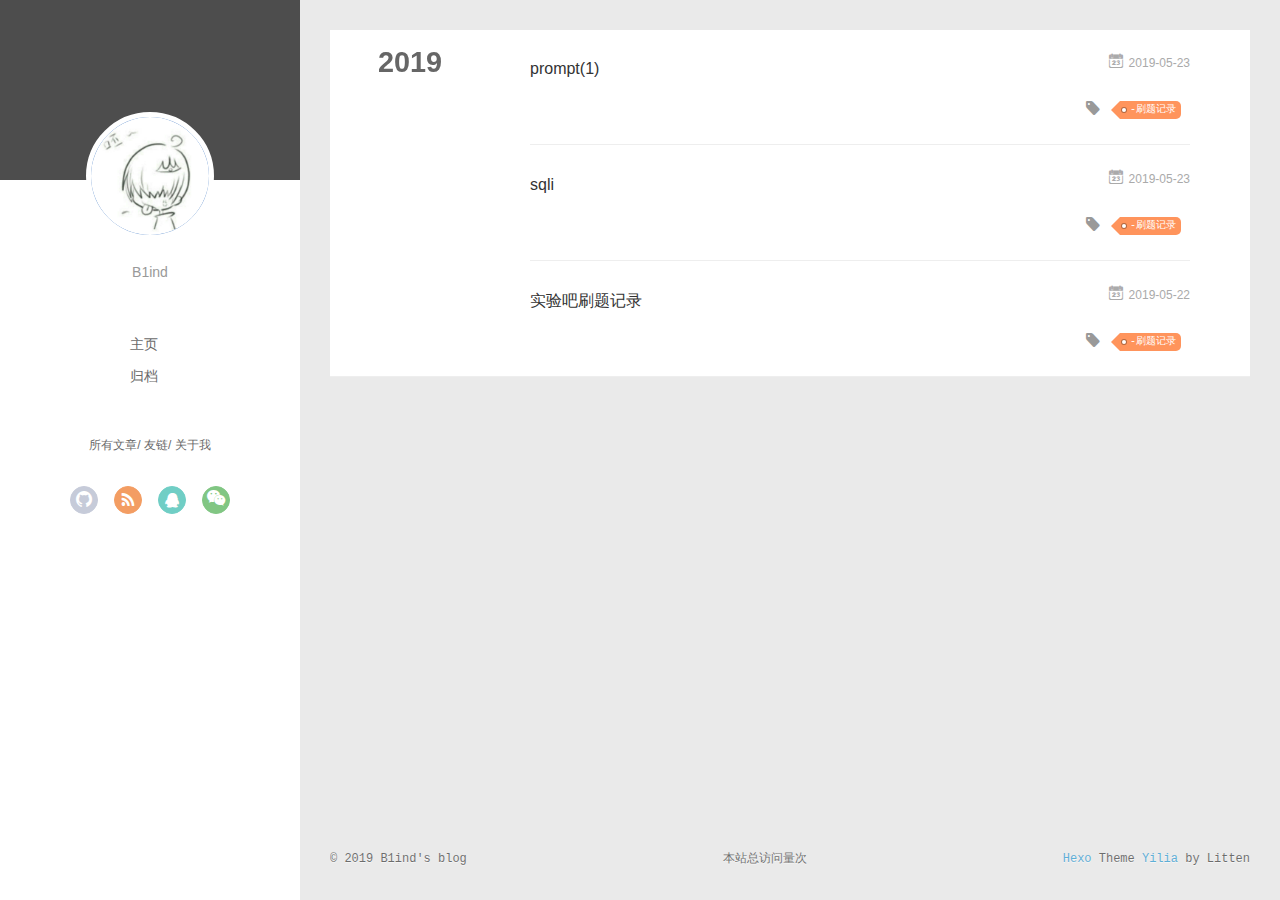
<file: tags/刷题记录/index.html>
<!DOCTYPE html>
<html>
<head><meta name="generator" content="Hexo 3.8.0">
  <meta charset="utf-8">
  
  <meta name="renderer" content="webkit">
  <meta http-equiv="X-UA-Compatible" content="IE=edge">
  <link rel="dns-prefetch" href="http://yoursite.com">
  <title>Tag: -刷题记录 | B1ind&#39;s blog</title>
  <meta name="viewport" content="width=device-width, initial-scale=1, maximum-scale=1">
  <meta name="description" content="搭博客好难啊">
<meta name="keywords" content="web">
<meta property="og:type" content="website">
<meta property="og:title" content="B1ind&#39;s blog">
<meta property="og:url" content="http://yoursite.com/tags/刷题记录/index.html">
<meta property="og:site_name" content="B1ind&#39;s blog">
<meta property="og:description" content="搭博客好难啊">
<meta property="og:locale" content="中文">
<meta name="twitter:card" content="summary">
<meta name="twitter:title" content="B1ind&#39;s blog">
<meta name="twitter:description" content="搭博客好难啊">
  
    <link rel="alternative" href="/atom.xml" title="B1ind&#39;s blog" type="application/atom+xml">
  
  
    <link rel="icon" href="/favicon.png">
  
  <link rel="stylesheet" type="text/css" href="/./main.0cf68a.css">
  <style type="text/css">
  
    #container.show {
      background: linear-gradient(200deg,#a0cfe4,#e8c37e);
    }
  </style>
  

  

</head>
</html>
<body>
  <div id="container" q-class="show:isCtnShow">
    <canvas id="anm-canvas" class="anm-canvas"></canvas>
    <div class="left-col" q-class="show:isShow">
      
<div class="overlay" style="background: #4d4d4d"></div>
<div class="intrude-less">
	<header id="header" class="inner">
		<a href="/" class="profilepic">
			<img src="/img/head.jpg" class="js-avatar">
		</a>
		<hgroup>
		  <h1 class="header-author"><a href="/"></a></h1>
		</hgroup>
		
		<p class="header-subtitle">B1ind</p>
		

		<nav class="header-menu">
			<ul>
			
				<li><a href="/">主页</a></li>
	        
				<li><a href="/archives/index.html">归档</a></li>
	        
			</ul>
		</nav>
		<nav class="header-smart-menu">
    		
    			
    			<a q-on="click: openSlider(e, 'innerArchive')" href="javascript:void(0)">所有文章</a>
    			
            
    			
    			<a q-on="click: openSlider(e, 'friends')" href="javascript:void(0)">友链</a>
    			
            
    			
    			<a q-on="click: openSlider(e, 'aboutme')" href="javascript:void(0)">关于我</a>
    			
            
		</nav>
		<nav class="header-nav">
			<div class="social">
				
					<a class="github" target="_blank" href="#" title="github"><i class="icon-github"></i></a>
		        
					<a class="rss" target="_blank" href="#" title="rss"><i class="icon-rss"></i></a>
		        
					<a class="qq" target="_blank" href="/984231098" title="qq"><i class="icon-qq"></i></a>
		        
					<a class="weixin" target="_blank" href="/984231098" title="weixin"><i class="icon-weixin"></i></a>
		        
			</div>
		</nav>
	</header>		
</div>

    </div>
    <div class="mid-col" q-class="show:isShow,hide:isShow|isFalse">
      
<nav id="mobile-nav">
  	<div class="overlay js-overlay" style="background: #4d4d4d"></div>
	<div class="btnctn js-mobile-btnctn">
  		<div class="slider-trigger list" q-on="click: openSlider(e)"><i class="icon icon-sort"></i></div>
	</div>
	<div class="intrude-less">
		<header id="header" class="inner">
			<div class="profilepic">
				<img src="/img/head.jpg" class="js-avatar">
			</div>
			<hgroup>
			  <h1 class="header-author js-header-author"></h1>
			</hgroup>
			
			<p class="header-subtitle"><i class="icon icon-quo-left"></i>B1ind<i class="icon icon-quo-right"></i></p>
			
			
			
				
			
				
			
			
			
			<nav class="header-nav">
				<div class="social">
					
						<a class="github" target="_blank" href="#" title="github"><i class="icon-github"></i></a>
			        
						<a class="rss" target="_blank" href="#" title="rss"><i class="icon-rss"></i></a>
			        
						<a class="qq" target="_blank" href="/984231098" title="qq"><i class="icon-qq"></i></a>
			        
						<a class="weixin" target="_blank" href="/984231098" title="weixin"><i class="icon-weixin"></i></a>
			        
				</div>
			</nav>

			<nav class="header-menu js-header-menu">
				<ul style="width: 50%">
				
				
					<li style="width: 50%"><a href="/">主页</a></li>
		        
					<li style="width: 50%"><a href="/archives/index.html">归档</a></li>
		        
				</ul>
			</nav>
		</header>				
	</div>
	<div class="mobile-mask" style="display:none" q-show="isShow"></div>
</nav>

      <div id="wrapper" class="body-wrap">
        <div class="menu-l">
          <div class="canvas-wrap">
            <canvas data-colors="#eaeaea" data-sectionHeight="100" data-contentId="js-content" id="myCanvas1" class="anm-canvas"></canvas>
          </div>
          <div id="js-content" class="content-ll">
            
  
  
    
    
      
      
      <section class="archives-wrap">
        <div class="archive-year-wrap">
          <a href="/archives/2019" class="archive-year">2019</a>
        </div>
        <div class="archives">
    
    <article class="archive-article archive-type-post">
  <div class="archive-article-inner">
    <header class="archive-article-header">
      	<div class="article-meta">
	      	<a href="/2019/05/23/prompt-1/" class="archive-article-date">
  	<time datetime="2019-05-23T12:28:42.000Z" itemprop="datePublished"><i class="icon-calendar icon"></i>2019-05-23</time>
</a>
        </div>
    	 
  
    <h1 itemprop="name">
      <a class="archive-article-title" href="/2019/05/23/prompt-1/">prompt(1)</a>
    </h1>
  

        <div class="article-info info-on-right">
          
	<div class="article-tag tagcloud">
		<i class="icon-price-tags icon"></i>
		<ul class="article-tag-list">
			 
        		<li class="article-tag-list-item">
        			<a href="javascript:void(0)" class="js-tag article-tag-list-link color1">-刷题记录</a>
        		</li>
      		
		</ul>
	</div>

          

        </div>
        <div class="clearfix"></div>
    </header>
  </div>
</article>
  
    
    
    <article class="archive-article archive-type-post">
  <div class="archive-article-inner">
    <header class="archive-article-header">
      	<div class="article-meta">
	      	<a href="/2019/05/23/sqli/" class="archive-article-date">
  	<time datetime="2019-05-23T06:59:33.000Z" itemprop="datePublished"><i class="icon-calendar icon"></i>2019-05-23</time>
</a>
        </div>
    	 
  
    <h1 itemprop="name">
      <a class="archive-article-title" href="/2019/05/23/sqli/">sqli</a>
    </h1>
  

        <div class="article-info info-on-right">
          
	<div class="article-tag tagcloud">
		<i class="icon-price-tags icon"></i>
		<ul class="article-tag-list">
			 
        		<li class="article-tag-list-item">
        			<a href="javascript:void(0)" class="js-tag article-tag-list-link color1">-刷题记录</a>
        		</li>
      		
		</ul>
	</div>

          

        </div>
        <div class="clearfix"></div>
    </header>
  </div>
</article>
  
    
    
    <article class="archive-article archive-type-post">
  <div class="archive-article-inner">
    <header class="archive-article-header">
      	<div class="article-meta">
	      	<a href="/2019/05/22/实验吧刷题记录/" class="archive-article-date">
  	<time datetime="2019-05-22T12:05:50.000Z" itemprop="datePublished"><i class="icon-calendar icon"></i>2019-05-22</time>
</a>
        </div>
    	 
  
    <h1 itemprop="name">
      <a class="archive-article-title" href="/2019/05/22/实验吧刷题记录/">实验吧刷题记录</a>
    </h1>
  

        <div class="article-info info-on-right">
          
	<div class="article-tag tagcloud">
		<i class="icon-price-tags icon"></i>
		<ul class="article-tag-list">
			 
        		<li class="article-tag-list-item">
        			<a href="javascript:void(0)" class="js-tag article-tag-list-link color1">-刷题记录</a>
        		</li>
      		
		</ul>
	</div>

          

        </div>
        <div class="clearfix"></div>
    </header>
  </div>
</article>
  
  
    </div></section>
  

    


          </div>
        </div>
      </div>
      <footer id="footer">
  <div class="outer">
    <div id="footer-info">
    	<div class="footer-left">
    		&copy; 2019 B1ind&#39;s blog
    	</div>
      	<div class="footer-right">
      		<a href="http://hexo.io/" target="_blank">Hexo</a>  Theme <a href="https://github.com/litten/hexo-theme-yilia" target="_blank">Yilia</a> by Litten
      	</div>
		<script async src="//busuanzi.ibruce.info/busuanzi/2.3/busuanzi.pure.mini.js"></script>
        <span id="busuanzi_container_site_pv">本站总访问量<span id="busuanzi_value_site_pv"></span>次</span>
    </div>
  </div>
</footer>
    </div>
    <script>
	var yiliaConfig = {
		mathjax: true,
		isHome: false,
		isPost: false,
		isArchive: false,
		isTag: true,
		isCategory: false,
		open_in_new: false,
		toc_hide_index: true,
		root: "/",
		innerArchive: true,
		showTags: false
	}
</script>

<script>!function(t){function n(e){if(r[e])return r[e].exports;var i=r[e]={exports:{},id:e,loaded:!1};return t[e].call(i.exports,i,i.exports,n),i.loaded=!0,i.exports}var r={};n.m=t,n.c=r,n.p="./",n(0)}([function(t,n,r){r(195),t.exports=r(191)},function(t,n,r){var e=r(3),i=r(52),o=r(27),u=r(28),c=r(53),f="prototype",a=function(t,n,r){var s,l,h,v,p=t&a.F,d=t&a.G,y=t&a.S,g=t&a.P,b=t&a.B,m=d?e:y?e[n]||(e[n]={}):(e[n]||{})[f],x=d?i:i[n]||(i[n]={}),w=x[f]||(x[f]={});d&&(r=n);for(s in r)l=!p&&m&&void 0!==m[s],h=(l?m:r)[s],v=b&&l?c(h,e):g&&"function"==typeof h?c(Function.call,h):h,m&&u(m,s,h,t&a.U),x[s]!=h&&o(x,s,v),g&&w[s]!=h&&(w[s]=h)};e.core=i,a.F=1,a.G=2,a.S=4,a.P=8,a.B=16,a.W=32,a.U=64,a.R=128,t.exports=a},function(t,n,r){var e=r(6);t.exports=function(t){if(!e(t))throw TypeError(t+" is not an object!");return t}},function(t,n){var r=t.exports="undefined"!=typeof window&&window.Math==Math?window:"undefined"!=typeof self&&self.Math==Math?self:Function("return this")();"number"==typeof __g&&(__g=r)},function(t,n){t.exports=function(t){try{return!!t()}catch(t){return!0}}},function(t,n){var r=t.exports="undefined"!=typeof window&&window.Math==Math?window:"undefined"!=typeof self&&self.Math==Math?self:Function("return this")();"number"==typeof __g&&(__g=r)},function(t,n){t.exports=function(t){return"object"==typeof t?null!==t:"function"==typeof t}},function(t,n,r){var e=r(126)("wks"),i=r(76),o=r(3).Symbol,u="function"==typeof o;(t.exports=function(t){return e[t]||(e[t]=u&&o[t]||(u?o:i)("Symbol."+t))}).store=e},function(t,n){var r={}.hasOwnProperty;t.exports=function(t,n){return r.call(t,n)}},function(t,n,r){var e=r(94),i=r(33);t.exports=function(t){return e(i(t))}},function(t,n,r){t.exports=!r(4)(function(){return 7!=Object.defineProperty({},"a",{get:function(){return 7}}).a})},function(t,n,r){var e=r(2),i=r(167),o=r(50),u=Object.defineProperty;n.f=r(10)?Object.defineProperty:function(t,n,r){if(e(t),n=o(n,!0),e(r),i)try{return u(t,n,r)}catch(t){}if("get"in r||"set"in r)throw TypeError("Accessors not supported!");return"value"in r&&(t[n]=r.value),t}},function(t,n,r){t.exports=!r(18)(function(){return 7!=Object.defineProperty({},"a",{get:function(){return 7}}).a})},function(t,n,r){var e=r(14),i=r(22);t.exports=r(12)?function(t,n,r){return e.f(t,n,i(1,r))}:function(t,n,r){return t[n]=r,t}},function(t,n,r){var e=r(20),i=r(58),o=r(42),u=Object.defineProperty;n.f=r(12)?Object.defineProperty:function(t,n,r){if(e(t),n=o(n,!0),e(r),i)try{return u(t,n,r)}catch(t){}if("get"in r||"set"in r)throw TypeError("Accessors not supported!");return"value"in r&&(t[n]=r.value),t}},function(t,n,r){var e=r(40)("wks"),i=r(23),o=r(5).Symbol,u="function"==typeof o;(t.exports=function(t){return e[t]||(e[t]=u&&o[t]||(u?o:i)("Symbol."+t))}).store=e},function(t,n,r){var e=r(67),i=Math.min;t.exports=function(t){return t>0?i(e(t),9007199254740991):0}},function(t,n,r){var e=r(46);t.exports=function(t){return Object(e(t))}},function(t,n){t.exports=function(t){try{return!!t()}catch(t){return!0}}},function(t,n,r){var e=r(63),i=r(34);t.exports=Object.keys||function(t){return e(t,i)}},function(t,n,r){var e=r(21);t.exports=function(t){if(!e(t))throw TypeError(t+" is not an object!");return t}},function(t,n){t.exports=function(t){return"object"==typeof t?null!==t:"function"==typeof t}},function(t,n){t.exports=function(t,n){return{enumerable:!(1&t),configurable:!(2&t),writable:!(4&t),value:n}}},function(t,n){var r=0,e=Math.random();t.exports=function(t){return"Symbol(".concat(void 0===t?"":t,")_",(++r+e).toString(36))}},function(t,n){var r={}.hasOwnProperty;t.exports=function(t,n){return r.call(t,n)}},function(t,n){var r=t.exports={version:"2.4.0"};"number"==typeof __e&&(__e=r)},function(t,n){t.exports=function(t){if("function"!=typeof t)throw TypeError(t+" is not a function!");return t}},function(t,n,r){var e=r(11),i=r(66);t.exports=r(10)?function(t,n,r){return e.f(t,n,i(1,r))}:function(t,n,r){return t[n]=r,t}},function(t,n,r){var e=r(3),i=r(27),o=r(24),u=r(76)("src"),c="toString",f=Function[c],a=(""+f).split(c);r(52).inspectSource=function(t){return f.call(t)},(t.exports=function(t,n,r,c){var f="function"==typeof r;f&&(o(r,"name")||i(r,"name",n)),t[n]!==r&&(f&&(o(r,u)||i(r,u,t[n]?""+t[n]:a.join(String(n)))),t===e?t[n]=r:c?t[n]?t[n]=r:i(t,n,r):(delete t[n],i(t,n,r)))})(Function.prototype,c,function(){return"function"==typeof this&&this[u]||f.call(this)})},function(t,n,r){var e=r(1),i=r(4),o=r(46),u=function(t,n,r,e){var i=String(o(t)),u="<"+n;return""!==r&&(u+=" "+r+'="'+String(e).replace(/"/g,"&quot;")+'"'),u+">"+i+"</"+n+">"};t.exports=function(t,n){var r={};r[t]=n(u),e(e.P+e.F*i(function(){var n=""[t]('"');return n!==n.toLowerCase()||n.split('"').length>3}),"String",r)}},function(t,n,r){var e=r(115),i=r(46);t.exports=function(t){return e(i(t))}},function(t,n,r){var e=r(116),i=r(66),o=r(30),u=r(50),c=r(24),f=r(167),a=Object.getOwnPropertyDescriptor;n.f=r(10)?a:function(t,n){if(t=o(t),n=u(n,!0),f)try{return a(t,n)}catch(t){}if(c(t,n))return i(!e.f.call(t,n),t[n])}},function(t,n,r){var e=r(24),i=r(17),o=r(145)("IE_PROTO"),u=Object.prototype;t.exports=Object.getPrototypeOf||function(t){return t=i(t),e(t,o)?t[o]:"function"==typeof t.constructor&&t instanceof t.constructor?t.constructor.prototype:t instanceof Object?u:null}},function(t,n){t.exports=function(t){if(void 0==t)throw TypeError("Can't call method on  "+t);return t}},function(t,n){t.exports="constructor,hasOwnProperty,isPrototypeOf,propertyIsEnumerable,toLocaleString,toString,valueOf".split(",")},function(t,n){t.exports={}},function(t,n){t.exports=!0},function(t,n){n.f={}.propertyIsEnumerable},function(t,n,r){var e=r(14).f,i=r(8),o=r(15)("toStringTag");t.exports=function(t,n,r){t&&!i(t=r?t:t.prototype,o)&&e(t,o,{configurable:!0,value:n})}},function(t,n,r){var e=r(40)("keys"),i=r(23);t.exports=function(t){return e[t]||(e[t]=i(t))}},function(t,n,r){var e=r(5),i="__core-js_shared__",o=e[i]||(e[i]={});t.exports=function(t){return o[t]||(o[t]={})}},function(t,n){var r=Math.ceil,e=Math.floor;t.exports=function(t){return isNaN(t=+t)?0:(t>0?e:r)(t)}},function(t,n,r){var e=r(21);t.exports=function(t,n){if(!e(t))return t;var r,i;if(n&&"function"==typeof(r=t.toString)&&!e(i=r.call(t)))return i;if("function"==typeof(r=t.valueOf)&&!e(i=r.call(t)))return i;if(!n&&"function"==typeof(r=t.toString)&&!e(i=r.call(t)))return i;throw TypeError("Can't convert object to primitive value")}},function(t,n,r){var e=r(5),i=r(25),o=r(36),u=r(44),c=r(14).f;t.exports=function(t){var n=i.Symbol||(i.Symbol=o?{}:e.Symbol||{});"_"==t.charAt(0)||t in n||c(n,t,{value:u.f(t)})}},function(t,n,r){n.f=r(15)},function(t,n){var r={}.toString;t.exports=function(t){return r.call(t).slice(8,-1)}},function(t,n){t.exports=function(t){if(void 0==t)throw TypeError("Can't call method on  "+t);return t}},function(t,n,r){var e=r(4);t.exports=function(t,n){return!!t&&e(function(){n?t.call(null,function(){},1):t.call(null)})}},function(t,n,r){var e=r(53),i=r(115),o=r(17),u=r(16),c=r(203);t.exports=function(t,n){var r=1==t,f=2==t,a=3==t,s=4==t,l=6==t,h=5==t||l,v=n||c;return function(n,c,p){for(var d,y,g=o(n),b=i(g),m=e(c,p,3),x=u(b.length),w=0,S=r?v(n,x):f?v(n,0):void 0;x>w;w++)if((h||w in b)&&(d=b[w],y=m(d,w,g),t))if(r)S[w]=y;else if(y)switch(t){case 3:return!0;case 5:return d;case 6:return w;case 2:S.push(d)}else if(s)return!1;return l?-1:a||s?s:S}}},function(t,n,r){var e=r(1),i=r(52),o=r(4);t.exports=function(t,n){var r=(i.Object||{})[t]||Object[t],u={};u[t]=n(r),e(e.S+e.F*o(function(){r(1)}),"Object",u)}},function(t,n,r){var e=r(6);t.exports=function(t,n){if(!e(t))return t;var r,i;if(n&&"function"==typeof(r=t.toString)&&!e(i=r.call(t)))return i;if("function"==typeof(r=t.valueOf)&&!e(i=r.call(t)))return i;if(!n&&"function"==typeof(r=t.toString)&&!e(i=r.call(t)))return i;throw TypeError("Can't convert object to primitive value")}},function(t,n,r){var e=r(5),i=r(25),o=r(91),u=r(13),c="prototype",f=function(t,n,r){var a,s,l,h=t&f.F,v=t&f.G,p=t&f.S,d=t&f.P,y=t&f.B,g=t&f.W,b=v?i:i[n]||(i[n]={}),m=b[c],x=v?e:p?e[n]:(e[n]||{})[c];v&&(r=n);for(a in r)(s=!h&&x&&void 0!==x[a])&&a in b||(l=s?x[a]:r[a],b[a]=v&&"function"!=typeof x[a]?r[a]:y&&s?o(l,e):g&&x[a]==l?function(t){var n=function(n,r,e){if(this instanceof t){switch(arguments.length){case 0:return new t;case 1:return new t(n);case 2:return new t(n,r)}return new t(n,r,e)}return t.apply(this,arguments)};return n[c]=t[c],n}(l):d&&"function"==typeof l?o(Function.call,l):l,d&&((b.virtual||(b.virtual={}))[a]=l,t&f.R&&m&&!m[a]&&u(m,a,l)))};f.F=1,f.G=2,f.S=4,f.P=8,f.B=16,f.W=32,f.U=64,f.R=128,t.exports=f},function(t,n){var r=t.exports={version:"2.4.0"};"number"==typeof __e&&(__e=r)},function(t,n,r){var e=r(26);t.exports=function(t,n,r){if(e(t),void 0===n)return t;switch(r){case 1:return function(r){return t.call(n,r)};case 2:return function(r,e){return t.call(n,r,e)};case 3:return function(r,e,i){return t.call(n,r,e,i)}}return function(){return t.apply(n,arguments)}}},function(t,n,r){var e=r(183),i=r(1),o=r(126)("metadata"),u=o.store||(o.store=new(r(186))),c=function(t,n,r){var i=u.get(t);if(!i){if(!r)return;u.set(t,i=new e)}var o=i.get(n);if(!o){if(!r)return;i.set(n,o=new e)}return o},f=function(t,n,r){var e=c(n,r,!1);return void 0!==e&&e.has(t)},a=function(t,n,r){var e=c(n,r,!1);return void 0===e?void 0:e.get(t)},s=function(t,n,r,e){c(r,e,!0).set(t,n)},l=function(t,n){var r=c(t,n,!1),e=[];return r&&r.forEach(function(t,n){e.push(n)}),e},h=function(t){return void 0===t||"symbol"==typeof t?t:String(t)},v=function(t){i(i.S,"Reflect",t)};t.exports={store:u,map:c,has:f,get:a,set:s,keys:l,key:h,exp:v}},function(t,n,r){"use strict";if(r(10)){var e=r(69),i=r(3),o=r(4),u=r(1),c=r(127),f=r(152),a=r(53),s=r(68),l=r(66),h=r(27),v=r(73),p=r(67),d=r(16),y=r(75),g=r(50),b=r(24),m=r(180),x=r(114),w=r(6),S=r(17),_=r(137),O=r(70),E=r(32),P=r(71).f,j=r(154),F=r(76),M=r(7),A=r(48),N=r(117),T=r(146),I=r(155),k=r(80),L=r(123),R=r(74),C=r(130),D=r(160),U=r(11),W=r(31),G=U.f,B=W.f,V=i.RangeError,z=i.TypeError,q=i.Uint8Array,K="ArrayBuffer",J="Shared"+K,Y="BYTES_PER_ELEMENT",H="prototype",$=Array[H],X=f.ArrayBuffer,Q=f.DataView,Z=A(0),tt=A(2),nt=A(3),rt=A(4),et=A(5),it=A(6),ot=N(!0),ut=N(!1),ct=I.values,ft=I.keys,at=I.entries,st=$.lastIndexOf,lt=$.reduce,ht=$.reduceRight,vt=$.join,pt=$.sort,dt=$.slice,yt=$.toString,gt=$.toLocaleString,bt=M("iterator"),mt=M("toStringTag"),xt=F("typed_constructor"),wt=F("def_constructor"),St=c.CONSTR,_t=c.TYPED,Ot=c.VIEW,Et="Wrong length!",Pt=A(1,function(t,n){return Tt(T(t,t[wt]),n)}),jt=o(function(){return 1===new q(new Uint16Array([1]).buffer)[0]}),Ft=!!q&&!!q[H].set&&o(function(){new q(1).set({})}),Mt=function(t,n){if(void 0===t)throw z(Et);var r=+t,e=d(t);if(n&&!m(r,e))throw V(Et);return e},At=function(t,n){var r=p(t);if(r<0||r%n)throw V("Wrong offset!");return r},Nt=function(t){if(w(t)&&_t in t)return t;throw z(t+" is not a typed array!")},Tt=function(t,n){if(!(w(t)&&xt in t))throw z("It is not a typed array constructor!");return new t(n)},It=function(t,n){return kt(T(t,t[wt]),n)},kt=function(t,n){for(var r=0,e=n.length,i=Tt(t,e);e>r;)i[r]=n[r++];return i},Lt=function(t,n,r){G(t,n,{get:function(){return this._d[r]}})},Rt=function(t){var n,r,e,i,o,u,c=S(t),f=arguments.length,s=f>1?arguments[1]:void 0,l=void 0!==s,h=j(c);if(void 0!=h&&!_(h)){for(u=h.call(c),e=[],n=0;!(o=u.next()).done;n++)e.push(o.value);c=e}for(l&&f>2&&(s=a(s,arguments[2],2)),n=0,r=d(c.length),i=Tt(this,r);r>n;n++)i[n]=l?s(c[n],n):c[n];return i},Ct=function(){for(var t=0,n=arguments.length,r=Tt(this,n);n>t;)r[t]=arguments[t++];return r},Dt=!!q&&o(function(){gt.call(new q(1))}),Ut=function(){return gt.apply(Dt?dt.call(Nt(this)):Nt(this),arguments)},Wt={copyWithin:function(t,n){return D.call(Nt(this),t,n,arguments.length>2?arguments[2]:void 0)},every:function(t){return rt(Nt(this),t,arguments.length>1?arguments[1]:void 0)},fill:function(t){return C.apply(Nt(this),arguments)},filter:function(t){return It(this,tt(Nt(this),t,arguments.length>1?arguments[1]:void 0))},find:function(t){return et(Nt(this),t,arguments.length>1?arguments[1]:void 0)},findIndex:function(t){return it(Nt(this),t,arguments.length>1?arguments[1]:void 0)},forEach:function(t){Z(Nt(this),t,arguments.length>1?arguments[1]:void 0)},indexOf:function(t){return ut(Nt(this),t,arguments.length>1?arguments[1]:void 0)},includes:function(t){return ot(Nt(this),t,arguments.length>1?arguments[1]:void 0)},join:function(t){return vt.apply(Nt(this),arguments)},lastIndexOf:function(t){return st.apply(Nt(this),arguments)},map:function(t){return Pt(Nt(this),t,arguments.length>1?arguments[1]:void 0)},reduce:function(t){return lt.apply(Nt(this),arguments)},reduceRight:function(t){return ht.apply(Nt(this),arguments)},reverse:function(){for(var t,n=this,r=Nt(n).length,e=Math.floor(r/2),i=0;i<e;)t=n[i],n[i++]=n[--r],n[r]=t;return n},some:function(t){return nt(Nt(this),t,arguments.length>1?arguments[1]:void 0)},sort:function(t){return pt.call(Nt(this),t)},subarray:function(t,n){var r=Nt(this),e=r.length,i=y(t,e);return new(T(r,r[wt]))(r.buffer,r.byteOffset+i*r.BYTES_PER_ELEMENT,d((void 0===n?e:y(n,e))-i))}},Gt=function(t,n){return It(this,dt.call(Nt(this),t,n))},Bt=function(t){Nt(this);var n=At(arguments[1],1),r=this.length,e=S(t),i=d(e.length),o=0;if(i+n>r)throw V(Et);for(;o<i;)this[n+o]=e[o++]},Vt={entries:function(){return at.call(Nt(this))},keys:function(){return ft.call(Nt(this))},values:function(){return ct.call(Nt(this))}},zt=function(t,n){return w(t)&&t[_t]&&"symbol"!=typeof n&&n in t&&String(+n)==String(n)},qt=function(t,n){return zt(t,n=g(n,!0))?l(2,t[n]):B(t,n)},Kt=function(t,n,r){return!(zt(t,n=g(n,!0))&&w(r)&&b(r,"value"))||b(r,"get")||b(r,"set")||r.configurable||b(r,"writable")&&!r.writable||b(r,"enumerable")&&!r.enumerable?G(t,n,r):(t[n]=r.value,t)};St||(W.f=qt,U.f=Kt),u(u.S+u.F*!St,"Object",{getOwnPropertyDescriptor:qt,defineProperty:Kt}),o(function(){yt.call({})})&&(yt=gt=function(){return vt.call(this)});var Jt=v({},Wt);v(Jt,Vt),h(Jt,bt,Vt.values),v(Jt,{slice:Gt,set:Bt,constructor:function(){},toString:yt,toLocaleString:Ut}),Lt(Jt,"buffer","b"),Lt(Jt,"byteOffset","o"),Lt(Jt,"byteLength","l"),Lt(Jt,"length","e"),G(Jt,mt,{get:function(){return this[_t]}}),t.exports=function(t,n,r,f){f=!!f;var a=t+(f?"Clamped":"")+"Array",l="Uint8Array"!=a,v="get"+t,p="set"+t,y=i[a],g=y||{},b=y&&E(y),m=!y||!c.ABV,S={},_=y&&y[H],j=function(t,r){var e=t._d;return e.v[v](r*n+e.o,jt)},F=function(t,r,e){var i=t._d;f&&(e=(e=Math.round(e))<0?0:e>255?255:255&e),i.v[p](r*n+i.o,e,jt)},M=function(t,n){G(t,n,{get:function(){return j(this,n)},set:function(t){return F(this,n,t)},enumerable:!0})};m?(y=r(function(t,r,e,i){s(t,y,a,"_d");var o,u,c,f,l=0,v=0;if(w(r)){if(!(r instanceof X||(f=x(r))==K||f==J))return _t in r?kt(y,r):Rt.call(y,r);o=r,v=At(e,n);var p=r.byteLength;if(void 0===i){if(p%n)throw V(Et);if((u=p-v)<0)throw V(Et)}else if((u=d(i)*n)+v>p)throw V(Et);c=u/n}else c=Mt(r,!0),u=c*n,o=new X(u);for(h(t,"_d",{b:o,o:v,l:u,e:c,v:new Q(o)});l<c;)M(t,l++)}),_=y[H]=O(Jt),h(_,"constructor",y)):L(function(t){new y(null),new y(t)},!0)||(y=r(function(t,r,e,i){s(t,y,a);var o;return w(r)?r instanceof X||(o=x(r))==K||o==J?void 0!==i?new g(r,At(e,n),i):void 0!==e?new g(r,At(e,n)):new g(r):_t in r?kt(y,r):Rt.call(y,r):new g(Mt(r,l))}),Z(b!==Function.prototype?P(g).concat(P(b)):P(g),function(t){t in y||h(y,t,g[t])}),y[H]=_,e||(_.constructor=y));var A=_[bt],N=!!A&&("values"==A.name||void 0==A.name),T=Vt.values;h(y,xt,!0),h(_,_t,a),h(_,Ot,!0),h(_,wt,y),(f?new y(1)[mt]==a:mt in _)||G(_,mt,{get:function(){return a}}),S[a]=y,u(u.G+u.W+u.F*(y!=g),S),u(u.S,a,{BYTES_PER_ELEMENT:n,from:Rt,of:Ct}),Y in _||h(_,Y,n),u(u.P,a,Wt),R(a),u(u.P+u.F*Ft,a,{set:Bt}),u(u.P+u.F*!N,a,Vt),u(u.P+u.F*(_.toString!=yt),a,{toString:yt}),u(u.P+u.F*o(function(){new y(1).slice()}),a,{slice:Gt}),u(u.P+u.F*(o(function(){return[1,2].toLocaleString()!=new y([1,2]).toLocaleString()})||!o(function(){_.toLocaleString.call([1,2])})),a,{toLocaleString:Ut}),k[a]=N?A:T,e||N||h(_,bt,T)}}else t.exports=function(){}},function(t,n){var r={}.toString;t.exports=function(t){return r.call(t).slice(8,-1)}},function(t,n,r){var e=r(21),i=r(5).document,o=e(i)&&e(i.createElement);t.exports=function(t){return o?i.createElement(t):{}}},function(t,n,r){t.exports=!r(12)&&!r(18)(function(){return 7!=Object.defineProperty(r(57)("div"),"a",{get:function(){return 7}}).a})},function(t,n,r){"use strict";var e=r(36),i=r(51),o=r(64),u=r(13),c=r(8),f=r(35),a=r(96),s=r(38),l=r(103),h=r(15)("iterator"),v=!([].keys&&"next"in[].keys()),p="keys",d="values",y=function(){return this};t.exports=function(t,n,r,g,b,m,x){a(r,n,g);var w,S,_,O=function(t){if(!v&&t in F)return F[t];switch(t){case p:case d:return function(){return new r(this,t)}}return function(){return new r(this,t)}},E=n+" Iterator",P=b==d,j=!1,F=t.prototype,M=F[h]||F["@@iterator"]||b&&F[b],A=M||O(b),N=b?P?O("entries"):A:void 0,T="Array"==n?F.entries||M:M;if(T&&(_=l(T.call(new t)))!==Object.prototype&&(s(_,E,!0),e||c(_,h)||u(_,h,y)),P&&M&&M.name!==d&&(j=!0,A=function(){return M.call(this)}),e&&!x||!v&&!j&&F[h]||u(F,h,A),f[n]=A,f[E]=y,b)if(w={values:P?A:O(d),keys:m?A:O(p),entries:N},x)for(S in w)S in F||o(F,S,w[S]);else i(i.P+i.F*(v||j),n,w);return w}},function(t,n,r){var e=r(20),i=r(100),o=r(34),u=r(39)("IE_PROTO"),c=function(){},f="prototype",a=function(){var t,n=r(57)("iframe"),e=o.length;for(n.style.display="none",r(93).appendChild(n),n.src="javascript:",t=n.contentWindow.document,t.open(),t.write("<script>document.F=Object<\/script>"),t.close(),a=t.F;e--;)delete a[f][o[e]];return a()};t.exports=Object.create||function(t,n){var r;return null!==t?(c[f]=e(t),r=new c,c[f]=null,r[u]=t):r=a(),void 0===n?r:i(r,n)}},function(t,n,r){var e=r(63),i=r(34).concat("length","prototype");n.f=Object.getOwnPropertyNames||function(t){return e(t,i)}},function(t,n){n.f=Object.getOwnPropertySymbols},function(t,n,r){var e=r(8),i=r(9),o=r(90)(!1),u=r(39)("IE_PROTO");t.exports=function(t,n){var r,c=i(t),f=0,a=[];for(r in c)r!=u&&e(c,r)&&a.push(r);for(;n.length>f;)e(c,r=n[f++])&&(~o(a,r)||a.push(r));return a}},function(t,n,r){t.exports=r(13)},function(t,n,r){var e=r(76)("meta"),i=r(6),o=r(24),u=r(11).f,c=0,f=Object.isExtensible||function(){return!0},a=!r(4)(function(){return f(Object.preventExtensions({}))}),s=function(t){u(t,e,{value:{i:"O"+ ++c,w:{}}})},l=function(t,n){if(!i(t))return"symbol"==typeof t?t:("string"==typeof t?"S":"P")+t;if(!o(t,e)){if(!f(t))return"F";if(!n)return"E";s(t)}return t[e].i},h=function(t,n){if(!o(t,e)){if(!f(t))return!0;if(!n)return!1;s(t)}return t[e].w},v=function(t){return a&&p.NEED&&f(t)&&!o(t,e)&&s(t),t},p=t.exports={KEY:e,NEED:!1,fastKey:l,getWeak:h,onFreeze:v}},function(t,n){t.exports=function(t,n){return{enumerable:!(1&t),configurable:!(2&t),writable:!(4&t),value:n}}},function(t,n){var r=Math.ceil,e=Math.floor;t.exports=function(t){return isNaN(t=+t)?0:(t>0?e:r)(t)}},function(t,n){t.exports=function(t,n,r,e){if(!(t instanceof n)||void 0!==e&&e in t)throw TypeError(r+": incorrect invocation!");return t}},function(t,n){t.exports=!1},function(t,n,r){var e=r(2),i=r(173),o=r(133),u=r(145)("IE_PROTO"),c=function(){},f="prototype",a=function(){var t,n=r(132)("iframe"),e=o.length;for(n.style.display="none",r(135).appendChild(n),n.src="javascript:",t=n.contentWindow.document,t.open(),t.write("<script>document.F=Object<\/script>"),t.close(),a=t.F;e--;)delete a[f][o[e]];return a()};t.exports=Object.create||function(t,n){var r;return null!==t?(c[f]=e(t),r=new c,c[f]=null,r[u]=t):r=a(),void 0===n?r:i(r,n)}},function(t,n,r){var e=r(175),i=r(133).concat("length","prototype");n.f=Object.getOwnPropertyNames||function(t){return e(t,i)}},function(t,n,r){var e=r(175),i=r(133);t.exports=Object.keys||function(t){return e(t,i)}},function(t,n,r){var e=r(28);t.exports=function(t,n,r){for(var i in n)e(t,i,n[i],r);return t}},function(t,n,r){"use strict";var e=r(3),i=r(11),o=r(10),u=r(7)("species");t.exports=function(t){var n=e[t];o&&n&&!n[u]&&i.f(n,u,{configurable:!0,get:function(){return this}})}},function(t,n,r){var e=r(67),i=Math.max,o=Math.min;t.exports=function(t,n){return t=e(t),t<0?i(t+n,0):o(t,n)}},function(t,n){var r=0,e=Math.random();t.exports=function(t){return"Symbol(".concat(void 0===t?"":t,")_",(++r+e).toString(36))}},function(t,n,r){var e=r(33);t.exports=function(t){return Object(e(t))}},function(t,n,r){var e=r(7)("unscopables"),i=Array.prototype;void 0==i[e]&&r(27)(i,e,{}),t.exports=function(t){i[e][t]=!0}},function(t,n,r){var e=r(53),i=r(169),o=r(137),u=r(2),c=r(16),f=r(154),a={},s={},n=t.exports=function(t,n,r,l,h){var v,p,d,y,g=h?function(){return t}:f(t),b=e(r,l,n?2:1),m=0;if("function"!=typeof g)throw TypeError(t+" is not iterable!");if(o(g)){for(v=c(t.length);v>m;m++)if((y=n?b(u(p=t[m])[0],p[1]):b(t[m]))===a||y===s)return y}else for(d=g.call(t);!(p=d.next()).done;)if((y=i(d,b,p.value,n))===a||y===s)return y};n.BREAK=a,n.RETURN=s},function(t,n){t.exports={}},function(t,n,r){var e=r(11).f,i=r(24),o=r(7)("toStringTag");t.exports=function(t,n,r){t&&!i(t=r?t:t.prototype,o)&&e(t,o,{configurable:!0,value:n})}},function(t,n,r){var e=r(1),i=r(46),o=r(4),u=r(150),c="["+u+"]",f="​",a=RegExp("^"+c+c+"*"),s=RegExp(c+c+"*$"),l=function(t,n,r){var i={},c=o(function(){return!!u[t]()||f[t]()!=f}),a=i[t]=c?n(h):u[t];r&&(i[r]=a),e(e.P+e.F*c,"String",i)},h=l.trim=function(t,n){return t=String(i(t)),1&n&&(t=t.replace(a,"")),2&n&&(t=t.replace(s,"")),t};t.exports=l},function(t,n,r){t.exports={default:r(86),__esModule:!0}},function(t,n,r){t.exports={default:r(87),__esModule:!0}},function(t,n,r){"use strict";function e(t){return t&&t.__esModule?t:{default:t}}n.__esModule=!0;var i=r(84),o=e(i),u=r(83),c=e(u),f="function"==typeof c.default&&"symbol"==typeof o.default?function(t){return typeof t}:function(t){return t&&"function"==typeof c.default&&t.constructor===c.default&&t!==c.default.prototype?"symbol":typeof t};n.default="function"==typeof c.default&&"symbol"===f(o.default)?function(t){return void 0===t?"undefined":f(t)}:function(t){return t&&"function"==typeof c.default&&t.constructor===c.default&&t!==c.default.prototype?"symbol":void 0===t?"undefined":f(t)}},function(t,n,r){r(110),r(108),r(111),r(112),t.exports=r(25).Symbol},function(t,n,r){r(109),r(113),t.exports=r(44).f("iterator")},function(t,n){t.exports=function(t){if("function"!=typeof t)throw TypeError(t+" is not a function!");return t}},function(t,n){t.exports=function(){}},function(t,n,r){var e=r(9),i=r(106),o=r(105);t.exports=function(t){return function(n,r,u){var c,f=e(n),a=i(f.length),s=o(u,a);if(t&&r!=r){for(;a>s;)if((c=f[s++])!=c)return!0}else for(;a>s;s++)if((t||s in f)&&f[s]===r)return t||s||0;return!t&&-1}}},function(t,n,r){var e=r(88);t.exports=function(t,n,r){if(e(t),void 0===n)return t;switch(r){case 1:return function(r){return t.call(n,r)};case 2:return function(r,e){return t.call(n,r,e)};case 3:return function(r,e,i){return t.call(n,r,e,i)}}return function(){return t.apply(n,arguments)}}},function(t,n,r){var e=r(19),i=r(62),o=r(37);t.exports=function(t){var n=e(t),r=i.f;if(r)for(var u,c=r(t),f=o.f,a=0;c.length>a;)f.call(t,u=c[a++])&&n.push(u);return n}},function(t,n,r){t.exports=r(5).document&&document.documentElement},function(t,n,r){var e=r(56);t.exports=Object("z").propertyIsEnumerable(0)?Object:function(t){return"String"==e(t)?t.split(""):Object(t)}},function(t,n,r){var e=r(56);t.exports=Array.isArray||function(t){return"Array"==e(t)}},function(t,n,r){"use strict";var e=r(60),i=r(22),o=r(38),u={};r(13)(u,r(15)("iterator"),function(){return this}),t.exports=function(t,n,r){t.prototype=e(u,{next:i(1,r)}),o(t,n+" Iterator")}},function(t,n){t.exports=function(t,n){return{value:n,done:!!t}}},function(t,n,r){var e=r(19),i=r(9);t.exports=function(t,n){for(var r,o=i(t),u=e(o),c=u.length,f=0;c>f;)if(o[r=u[f++]]===n)return r}},function(t,n,r){var e=r(23)("meta"),i=r(21),o=r(8),u=r(14).f,c=0,f=Object.isExtensible||function(){return!0},a=!r(18)(function(){return f(Object.preventExtensions({}))}),s=function(t){u(t,e,{value:{i:"O"+ ++c,w:{}}})},l=function(t,n){if(!i(t))return"symbol"==typeof t?t:("string"==typeof t?"S":"P")+t;if(!o(t,e)){if(!f(t))return"F";if(!n)return"E";s(t)}return t[e].i},h=function(t,n){if(!o(t,e)){if(!f(t))return!0;if(!n)return!1;s(t)}return t[e].w},v=function(t){return a&&p.NEED&&f(t)&&!o(t,e)&&s(t),t},p=t.exports={KEY:e,NEED:!1,fastKey:l,getWeak:h,onFreeze:v}},function(t,n,r){var e=r(14),i=r(20),o=r(19);t.exports=r(12)?Object.defineProperties:function(t,n){i(t);for(var r,u=o(n),c=u.length,f=0;c>f;)e.f(t,r=u[f++],n[r]);return t}},function(t,n,r){var e=r(37),i=r(22),o=r(9),u=r(42),c=r(8),f=r(58),a=Object.getOwnPropertyDescriptor;n.f=r(12)?a:function(t,n){if(t=o(t),n=u(n,!0),f)try{return a(t,n)}catch(t){}if(c(t,n))return i(!e.f.call(t,n),t[n])}},function(t,n,r){var e=r(9),i=r(61).f,o={}.toString,u="object"==typeof window&&window&&Object.getOwnPropertyNames?Object.getOwnPropertyNames(window):[],c=function(t){try{return i(t)}catch(t){return u.slice()}};t.exports.f=function(t){return u&&"[object Window]"==o.call(t)?c(t):i(e(t))}},function(t,n,r){var e=r(8),i=r(77),o=r(39)("IE_PROTO"),u=Object.prototype;t.exports=Object.getPrototypeOf||function(t){return t=i(t),e(t,o)?t[o]:"function"==typeof t.constructor&&t instanceof t.constructor?t.constructor.prototype:t instanceof Object?u:null}},function(t,n,r){var e=r(41),i=r(33);t.exports=function(t){return function(n,r){var o,u,c=String(i(n)),f=e(r),a=c.length;return f<0||f>=a?t?"":void 0:(o=c.charCodeAt(f),o<55296||o>56319||f+1===a||(u=c.charCodeAt(f+1))<56320||u>57343?t?c.charAt(f):o:t?c.slice(f,f+2):u-56320+(o-55296<<10)+65536)}}},function(t,n,r){var e=r(41),i=Math.max,o=Math.min;t.exports=function(t,n){return t=e(t),t<0?i(t+n,0):o(t,n)}},function(t,n,r){var e=r(41),i=Math.min;t.exports=function(t){return t>0?i(e(t),9007199254740991):0}},function(t,n,r){"use strict";var e=r(89),i=r(97),o=r(35),u=r(9);t.exports=r(59)(Array,"Array",function(t,n){this._t=u(t),this._i=0,this._k=n},function(){var t=this._t,n=this._k,r=this._i++;return!t||r>=t.length?(this._t=void 0,i(1)):"keys"==n?i(0,r):"values"==n?i(0,t[r]):i(0,[r,t[r]])},"values"),o.Arguments=o.Array,e("keys"),e("values"),e("entries")},function(t,n){},function(t,n,r){"use strict";var e=r(104)(!0);r(59)(String,"String",function(t){this._t=String(t),this._i=0},function(){var t,n=this._t,r=this._i;return r>=n.length?{value:void 0,done:!0}:(t=e(n,r),this._i+=t.length,{value:t,done:!1})})},function(t,n,r){"use strict";var e=r(5),i=r(8),o=r(12),u=r(51),c=r(64),f=r(99).KEY,a=r(18),s=r(40),l=r(38),h=r(23),v=r(15),p=r(44),d=r(43),y=r(98),g=r(92),b=r(95),m=r(20),x=r(9),w=r(42),S=r(22),_=r(60),O=r(102),E=r(101),P=r(14),j=r(19),F=E.f,M=P.f,A=O.f,N=e.Symbol,T=e.JSON,I=T&&T.stringify,k="prototype",L=v("_hidden"),R=v("toPrimitive"),C={}.propertyIsEnumerable,D=s("symbol-registry"),U=s("symbols"),W=s("op-symbols"),G=Object[k],B="function"==typeof N,V=e.QObject,z=!V||!V[k]||!V[k].findChild,q=o&&a(function(){return 7!=_(M({},"a",{get:function(){return M(this,"a",{value:7}).a}})).a})?function(t,n,r){var e=F(G,n);e&&delete G[n],M(t,n,r),e&&t!==G&&M(G,n,e)}:M,K=function(t){var n=U[t]=_(N[k]);return n._k=t,n},J=B&&"symbol"==typeof N.iterator?function(t){return"symbol"==typeof t}:function(t){return t instanceof N},Y=function(t,n,r){return t===G&&Y(W,n,r),m(t),n=w(n,!0),m(r),i(U,n)?(r.enumerable?(i(t,L)&&t[L][n]&&(t[L][n]=!1),r=_(r,{enumerable:S(0,!1)})):(i(t,L)||M(t,L,S(1,{})),t[L][n]=!0),q(t,n,r)):M(t,n,r)},H=function(t,n){m(t);for(var r,e=g(n=x(n)),i=0,o=e.length;o>i;)Y(t,r=e[i++],n[r]);return t},$=function(t,n){return void 0===n?_(t):H(_(t),n)},X=function(t){var n=C.call(this,t=w(t,!0));return!(this===G&&i(U,t)&&!i(W,t))&&(!(n||!i(this,t)||!i(U,t)||i(this,L)&&this[L][t])||n)},Q=function(t,n){if(t=x(t),n=w(n,!0),t!==G||!i(U,n)||i(W,n)){var r=F(t,n);return!r||!i(U,n)||i(t,L)&&t[L][n]||(r.enumerable=!0),r}},Z=function(t){for(var n,r=A(x(t)),e=[],o=0;r.length>o;)i(U,n=r[o++])||n==L||n==f||e.push(n);return e},tt=function(t){for(var n,r=t===G,e=A(r?W:x(t)),o=[],u=0;e.length>u;)!i(U,n=e[u++])||r&&!i(G,n)||o.push(U[n]);return o};B||(N=function(){if(this instanceof N)throw TypeError("Symbol is not a constructor!");var t=h(arguments.length>0?arguments[0]:void 0),n=function(r){this===G&&n.call(W,r),i(this,L)&&i(this[L],t)&&(this[L][t]=!1),q(this,t,S(1,r))};return o&&z&&q(G,t,{configurable:!0,set:n}),K(t)},c(N[k],"toString",function(){return this._k}),E.f=Q,P.f=Y,r(61).f=O.f=Z,r(37).f=X,r(62).f=tt,o&&!r(36)&&c(G,"propertyIsEnumerable",X,!0),p.f=function(t){return K(v(t))}),u(u.G+u.W+u.F*!B,{Symbol:N});for(var nt="hasInstance,isConcatSpreadable,iterator,match,replace,search,species,split,toPrimitive,toStringTag,unscopables".split(","),rt=0;nt.length>rt;)v(nt[rt++]);for(var nt=j(v.store),rt=0;nt.length>rt;)d(nt[rt++]);u(u.S+u.F*!B,"Symbol",{for:function(t){return i(D,t+="")?D[t]:D[t]=N(t)},keyFor:function(t){if(J(t))return y(D,t);throw TypeError(t+" is not a symbol!")},useSetter:function(){z=!0},useSimple:function(){z=!1}}),u(u.S+u.F*!B,"Object",{create:$,defineProperty:Y,defineProperties:H,getOwnPropertyDescriptor:Q,getOwnPropertyNames:Z,getOwnPropertySymbols:tt}),T&&u(u.S+u.F*(!B||a(function(){var t=N();return"[null]"!=I([t])||"{}"!=I({a:t})||"{}"!=I(Object(t))})),"JSON",{stringify:function(t){if(void 0!==t&&!J(t)){for(var n,r,e=[t],i=1;arguments.length>i;)e.push(arguments[i++]);return n=e[1],"function"==typeof n&&(r=n),!r&&b(n)||(n=function(t,n){if(r&&(n=r.call(this,t,n)),!J(n))return n}),e[1]=n,I.apply(T,e)}}}),N[k][R]||r(13)(N[k],R,N[k].valueOf),l(N,"Symbol"),l(Math,"Math",!0),l(e.JSON,"JSON",!0)},function(t,n,r){r(43)("asyncIterator")},function(t,n,r){r(43)("observable")},function(t,n,r){r(107);for(var e=r(5),i=r(13),o=r(35),u=r(15)("toStringTag"),c=["NodeList","DOMTokenList","MediaList","StyleSheetList","CSSRuleList"],f=0;f<5;f++){var a=c[f],s=e[a],l=s&&s.prototype;l&&!l[u]&&i(l,u,a),o[a]=o.Array}},function(t,n,r){var e=r(45),i=r(7)("toStringTag"),o="Arguments"==e(function(){return arguments}()),u=function(t,n){try{return t[n]}catch(t){}};t.exports=function(t){var n,r,c;return void 0===t?"Undefined":null===t?"Null":"string"==typeof(r=u(n=Object(t),i))?r:o?e(n):"Object"==(c=e(n))&&"function"==typeof n.callee?"Arguments":c}},function(t,n,r){var e=r(45);t.exports=Object("z").propertyIsEnumerable(0)?Object:function(t){return"String"==e(t)?t.split(""):Object(t)}},function(t,n){n.f={}.propertyIsEnumerable},function(t,n,r){var e=r(30),i=r(16),o=r(75);t.exports=function(t){return function(n,r,u){var c,f=e(n),a=i(f.length),s=o(u,a);if(t&&r!=r){for(;a>s;)if((c=f[s++])!=c)return!0}else for(;a>s;s++)if((t||s in f)&&f[s]===r)return t||s||0;return!t&&-1}}},function(t,n,r){"use strict";var e=r(3),i=r(1),o=r(28),u=r(73),c=r(65),f=r(79),a=r(68),s=r(6),l=r(4),h=r(123),v=r(81),p=r(136);t.exports=function(t,n,r,d,y,g){var b=e[t],m=b,x=y?"set":"add",w=m&&m.prototype,S={},_=function(t){var n=w[t];o(w,t,"delete"==t?function(t){return!(g&&!s(t))&&n.call(this,0===t?0:t)}:"has"==t?function(t){return!(g&&!s(t))&&n.call(this,0===t?0:t)}:"get"==t?function(t){return g&&!s(t)?void 0:n.call(this,0===t?0:t)}:"add"==t?function(t){return n.call(this,0===t?0:t),this}:function(t,r){return n.call(this,0===t?0:t,r),this})};if("function"==typeof m&&(g||w.forEach&&!l(function(){(new m).entries().next()}))){var O=new m,E=O[x](g?{}:-0,1)!=O,P=l(function(){O.has(1)}),j=h(function(t){new m(t)}),F=!g&&l(function(){for(var t=new m,n=5;n--;)t[x](n,n);return!t.has(-0)});j||(m=n(function(n,r){a(n,m,t);var e=p(new b,n,m);return void 0!=r&&f(r,y,e[x],e),e}),m.prototype=w,w.constructor=m),(P||F)&&(_("delete"),_("has"),y&&_("get")),(F||E)&&_(x),g&&w.clear&&delete w.clear}else m=d.getConstructor(n,t,y,x),u(m.prototype,r),c.NEED=!0;return v(m,t),S[t]=m,i(i.G+i.W+i.F*(m!=b),S),g||d.setStrong(m,t,y),m}},function(t,n,r){"use strict";var e=r(27),i=r(28),o=r(4),u=r(46),c=r(7);t.exports=function(t,n,r){var f=c(t),a=r(u,f,""[t]),s=a[0],l=a[1];o(function(){var n={};return n[f]=function(){return 7},7!=""[t](n)})&&(i(String.prototype,t,s),e(RegExp.prototype,f,2==n?function(t,n){return l.call(t,this,n)}:function(t){return l.call(t,this)}))}
},function(t,n,r){"use strict";var e=r(2);t.exports=function(){var t=e(this),n="";return t.global&&(n+="g"),t.ignoreCase&&(n+="i"),t.multiline&&(n+="m"),t.unicode&&(n+="u"),t.sticky&&(n+="y"),n}},function(t,n){t.exports=function(t,n,r){var e=void 0===r;switch(n.length){case 0:return e?t():t.call(r);case 1:return e?t(n[0]):t.call(r,n[0]);case 2:return e?t(n[0],n[1]):t.call(r,n[0],n[1]);case 3:return e?t(n[0],n[1],n[2]):t.call(r,n[0],n[1],n[2]);case 4:return e?t(n[0],n[1],n[2],n[3]):t.call(r,n[0],n[1],n[2],n[3])}return t.apply(r,n)}},function(t,n,r){var e=r(6),i=r(45),o=r(7)("match");t.exports=function(t){var n;return e(t)&&(void 0!==(n=t[o])?!!n:"RegExp"==i(t))}},function(t,n,r){var e=r(7)("iterator"),i=!1;try{var o=[7][e]();o.return=function(){i=!0},Array.from(o,function(){throw 2})}catch(t){}t.exports=function(t,n){if(!n&&!i)return!1;var r=!1;try{var o=[7],u=o[e]();u.next=function(){return{done:r=!0}},o[e]=function(){return u},t(o)}catch(t){}return r}},function(t,n,r){t.exports=r(69)||!r(4)(function(){var t=Math.random();__defineSetter__.call(null,t,function(){}),delete r(3)[t]})},function(t,n){n.f=Object.getOwnPropertySymbols},function(t,n,r){var e=r(3),i="__core-js_shared__",o=e[i]||(e[i]={});t.exports=function(t){return o[t]||(o[t]={})}},function(t,n,r){for(var e,i=r(3),o=r(27),u=r(76),c=u("typed_array"),f=u("view"),a=!(!i.ArrayBuffer||!i.DataView),s=a,l=0,h="Int8Array,Uint8Array,Uint8ClampedArray,Int16Array,Uint16Array,Int32Array,Uint32Array,Float32Array,Float64Array".split(",");l<9;)(e=i[h[l++]])?(o(e.prototype,c,!0),o(e.prototype,f,!0)):s=!1;t.exports={ABV:a,CONSTR:s,TYPED:c,VIEW:f}},function(t,n){"use strict";var r={versions:function(){var t=window.navigator.userAgent;return{trident:t.indexOf("Trident")>-1,presto:t.indexOf("Presto")>-1,webKit:t.indexOf("AppleWebKit")>-1,gecko:t.indexOf("Gecko")>-1&&-1==t.indexOf("KHTML"),mobile:!!t.match(/AppleWebKit.*Mobile.*/),ios:!!t.match(/\(i[^;]+;( U;)? CPU.+Mac OS X/),android:t.indexOf("Android")>-1||t.indexOf("Linux")>-1,iPhone:t.indexOf("iPhone")>-1||t.indexOf("Mac")>-1,iPad:t.indexOf("iPad")>-1,webApp:-1==t.indexOf("Safari"),weixin:-1==t.indexOf("MicroMessenger")}}()};t.exports=r},function(t,n,r){"use strict";var e=r(85),i=function(t){return t&&t.__esModule?t:{default:t}}(e),o=function(){function t(t,n,e){return n||e?String.fromCharCode(n||e):r[t]||t}function n(t){return e[t]}var r={"&quot;":'"',"&lt;":"<","&gt;":">","&amp;":"&","&nbsp;":" "},e={};for(var u in r)e[r[u]]=u;return r["&apos;"]="'",e["'"]="&#39;",{encode:function(t){return t?(""+t).replace(/['<> "&]/g,n).replace(/\r?\n/g,"<br/>").replace(/\s/g,"&nbsp;"):""},decode:function(n){return n?(""+n).replace(/<br\s*\/?>/gi,"\n").replace(/&quot;|&lt;|&gt;|&amp;|&nbsp;|&apos;|&#(\d+);|&#(\d+)/g,t).replace(/\u00a0/g," "):""},encodeBase16:function(t){if(!t)return t;t+="";for(var n=[],r=0,e=t.length;e>r;r++)n.push(t.charCodeAt(r).toString(16).toUpperCase());return n.join("")},encodeBase16forJSON:function(t){if(!t)return t;t=t.replace(/[\u4E00-\u9FBF]/gi,function(t){return escape(t).replace("%u","\\u")});for(var n=[],r=0,e=t.length;e>r;r++)n.push(t.charCodeAt(r).toString(16).toUpperCase());return n.join("")},decodeBase16:function(t){if(!t)return t;t+="";for(var n=[],r=0,e=t.length;e>r;r+=2)n.push(String.fromCharCode("0x"+t.slice(r,r+2)));return n.join("")},encodeObject:function(t){if(t instanceof Array)for(var n=0,r=t.length;r>n;n++)t[n]=o.encodeObject(t[n]);else if("object"==(void 0===t?"undefined":(0,i.default)(t)))for(var e in t)t[e]=o.encodeObject(t[e]);else if("string"==typeof t)return o.encode(t);return t},loadScript:function(t){var n=document.createElement("script");document.getElementsByTagName("body")[0].appendChild(n),n.setAttribute("src",t)},addLoadEvent:function(t){var n=window.onload;"function"!=typeof window.onload?window.onload=t:window.onload=function(){n(),t()}}}}();t.exports=o},function(t,n,r){"use strict";var e=r(17),i=r(75),o=r(16);t.exports=function(t){for(var n=e(this),r=o(n.length),u=arguments.length,c=i(u>1?arguments[1]:void 0,r),f=u>2?arguments[2]:void 0,a=void 0===f?r:i(f,r);a>c;)n[c++]=t;return n}},function(t,n,r){"use strict";var e=r(11),i=r(66);t.exports=function(t,n,r){n in t?e.f(t,n,i(0,r)):t[n]=r}},function(t,n,r){var e=r(6),i=r(3).document,o=e(i)&&e(i.createElement);t.exports=function(t){return o?i.createElement(t):{}}},function(t,n){t.exports="constructor,hasOwnProperty,isPrototypeOf,propertyIsEnumerable,toLocaleString,toString,valueOf".split(",")},function(t,n,r){var e=r(7)("match");t.exports=function(t){var n=/./;try{"/./"[t](n)}catch(r){try{return n[e]=!1,!"/./"[t](n)}catch(t){}}return!0}},function(t,n,r){t.exports=r(3).document&&document.documentElement},function(t,n,r){var e=r(6),i=r(144).set;t.exports=function(t,n,r){var o,u=n.constructor;return u!==r&&"function"==typeof u&&(o=u.prototype)!==r.prototype&&e(o)&&i&&i(t,o),t}},function(t,n,r){var e=r(80),i=r(7)("iterator"),o=Array.prototype;t.exports=function(t){return void 0!==t&&(e.Array===t||o[i]===t)}},function(t,n,r){var e=r(45);t.exports=Array.isArray||function(t){return"Array"==e(t)}},function(t,n,r){"use strict";var e=r(70),i=r(66),o=r(81),u={};r(27)(u,r(7)("iterator"),function(){return this}),t.exports=function(t,n,r){t.prototype=e(u,{next:i(1,r)}),o(t,n+" Iterator")}},function(t,n,r){"use strict";var e=r(69),i=r(1),o=r(28),u=r(27),c=r(24),f=r(80),a=r(139),s=r(81),l=r(32),h=r(7)("iterator"),v=!([].keys&&"next"in[].keys()),p="keys",d="values",y=function(){return this};t.exports=function(t,n,r,g,b,m,x){a(r,n,g);var w,S,_,O=function(t){if(!v&&t in F)return F[t];switch(t){case p:case d:return function(){return new r(this,t)}}return function(){return new r(this,t)}},E=n+" Iterator",P=b==d,j=!1,F=t.prototype,M=F[h]||F["@@iterator"]||b&&F[b],A=M||O(b),N=b?P?O("entries"):A:void 0,T="Array"==n?F.entries||M:M;if(T&&(_=l(T.call(new t)))!==Object.prototype&&(s(_,E,!0),e||c(_,h)||u(_,h,y)),P&&M&&M.name!==d&&(j=!0,A=function(){return M.call(this)}),e&&!x||!v&&!j&&F[h]||u(F,h,A),f[n]=A,f[E]=y,b)if(w={values:P?A:O(d),keys:m?A:O(p),entries:N},x)for(S in w)S in F||o(F,S,w[S]);else i(i.P+i.F*(v||j),n,w);return w}},function(t,n){var r=Math.expm1;t.exports=!r||r(10)>22025.465794806718||r(10)<22025.465794806718||-2e-17!=r(-2e-17)?function(t){return 0==(t=+t)?t:t>-1e-6&&t<1e-6?t+t*t/2:Math.exp(t)-1}:r},function(t,n){t.exports=Math.sign||function(t){return 0==(t=+t)||t!=t?t:t<0?-1:1}},function(t,n,r){var e=r(3),i=r(151).set,o=e.MutationObserver||e.WebKitMutationObserver,u=e.process,c=e.Promise,f="process"==r(45)(u);t.exports=function(){var t,n,r,a=function(){var e,i;for(f&&(e=u.domain)&&e.exit();t;){i=t.fn,t=t.next;try{i()}catch(e){throw t?r():n=void 0,e}}n=void 0,e&&e.enter()};if(f)r=function(){u.nextTick(a)};else if(o){var s=!0,l=document.createTextNode("");new o(a).observe(l,{characterData:!0}),r=function(){l.data=s=!s}}else if(c&&c.resolve){var h=c.resolve();r=function(){h.then(a)}}else r=function(){i.call(e,a)};return function(e){var i={fn:e,next:void 0};n&&(n.next=i),t||(t=i,r()),n=i}}},function(t,n,r){var e=r(6),i=r(2),o=function(t,n){if(i(t),!e(n)&&null!==n)throw TypeError(n+": can't set as prototype!")};t.exports={set:Object.setPrototypeOf||("__proto__"in{}?function(t,n,e){try{e=r(53)(Function.call,r(31).f(Object.prototype,"__proto__").set,2),e(t,[]),n=!(t instanceof Array)}catch(t){n=!0}return function(t,r){return o(t,r),n?t.__proto__=r:e(t,r),t}}({},!1):void 0),check:o}},function(t,n,r){var e=r(126)("keys"),i=r(76);t.exports=function(t){return e[t]||(e[t]=i(t))}},function(t,n,r){var e=r(2),i=r(26),o=r(7)("species");t.exports=function(t,n){var r,u=e(t).constructor;return void 0===u||void 0==(r=e(u)[o])?n:i(r)}},function(t,n,r){var e=r(67),i=r(46);t.exports=function(t){return function(n,r){var o,u,c=String(i(n)),f=e(r),a=c.length;return f<0||f>=a?t?"":void 0:(o=c.charCodeAt(f),o<55296||o>56319||f+1===a||(u=c.charCodeAt(f+1))<56320||u>57343?t?c.charAt(f):o:t?c.slice(f,f+2):u-56320+(o-55296<<10)+65536)}}},function(t,n,r){var e=r(122),i=r(46);t.exports=function(t,n,r){if(e(n))throw TypeError("String#"+r+" doesn't accept regex!");return String(i(t))}},function(t,n,r){"use strict";var e=r(67),i=r(46);t.exports=function(t){var n=String(i(this)),r="",o=e(t);if(o<0||o==1/0)throw RangeError("Count can't be negative");for(;o>0;(o>>>=1)&&(n+=n))1&o&&(r+=n);return r}},function(t,n){t.exports="\t\n\v\f\r   ᠎             　\u2028\u2029\ufeff"},function(t,n,r){var e,i,o,u=r(53),c=r(121),f=r(135),a=r(132),s=r(3),l=s.process,h=s.setImmediate,v=s.clearImmediate,p=s.MessageChannel,d=0,y={},g="onreadystatechange",b=function(){var t=+this;if(y.hasOwnProperty(t)){var n=y[t];delete y[t],n()}},m=function(t){b.call(t.data)};h&&v||(h=function(t){for(var n=[],r=1;arguments.length>r;)n.push(arguments[r++]);return y[++d]=function(){c("function"==typeof t?t:Function(t),n)},e(d),d},v=function(t){delete y[t]},"process"==r(45)(l)?e=function(t){l.nextTick(u(b,t,1))}:p?(i=new p,o=i.port2,i.port1.onmessage=m,e=u(o.postMessage,o,1)):s.addEventListener&&"function"==typeof postMessage&&!s.importScripts?(e=function(t){s.postMessage(t+"","*")},s.addEventListener("message",m,!1)):e=g in a("script")?function(t){f.appendChild(a("script"))[g]=function(){f.removeChild(this),b.call(t)}}:function(t){setTimeout(u(b,t,1),0)}),t.exports={set:h,clear:v}},function(t,n,r){"use strict";var e=r(3),i=r(10),o=r(69),u=r(127),c=r(27),f=r(73),a=r(4),s=r(68),l=r(67),h=r(16),v=r(71).f,p=r(11).f,d=r(130),y=r(81),g="ArrayBuffer",b="DataView",m="prototype",x="Wrong length!",w="Wrong index!",S=e[g],_=e[b],O=e.Math,E=e.RangeError,P=e.Infinity,j=S,F=O.abs,M=O.pow,A=O.floor,N=O.log,T=O.LN2,I="buffer",k="byteLength",L="byteOffset",R=i?"_b":I,C=i?"_l":k,D=i?"_o":L,U=function(t,n,r){var e,i,o,u=Array(r),c=8*r-n-1,f=(1<<c)-1,a=f>>1,s=23===n?M(2,-24)-M(2,-77):0,l=0,h=t<0||0===t&&1/t<0?1:0;for(t=F(t),t!=t||t===P?(i=t!=t?1:0,e=f):(e=A(N(t)/T),t*(o=M(2,-e))<1&&(e--,o*=2),t+=e+a>=1?s/o:s*M(2,1-a),t*o>=2&&(e++,o/=2),e+a>=f?(i=0,e=f):e+a>=1?(i=(t*o-1)*M(2,n),e+=a):(i=t*M(2,a-1)*M(2,n),e=0));n>=8;u[l++]=255&i,i/=256,n-=8);for(e=e<<n|i,c+=n;c>0;u[l++]=255&e,e/=256,c-=8);return u[--l]|=128*h,u},W=function(t,n,r){var e,i=8*r-n-1,o=(1<<i)-1,u=o>>1,c=i-7,f=r-1,a=t[f--],s=127&a;for(a>>=7;c>0;s=256*s+t[f],f--,c-=8);for(e=s&(1<<-c)-1,s>>=-c,c+=n;c>0;e=256*e+t[f],f--,c-=8);if(0===s)s=1-u;else{if(s===o)return e?NaN:a?-P:P;e+=M(2,n),s-=u}return(a?-1:1)*e*M(2,s-n)},G=function(t){return t[3]<<24|t[2]<<16|t[1]<<8|t[0]},B=function(t){return[255&t]},V=function(t){return[255&t,t>>8&255]},z=function(t){return[255&t,t>>8&255,t>>16&255,t>>24&255]},q=function(t){return U(t,52,8)},K=function(t){return U(t,23,4)},J=function(t,n,r){p(t[m],n,{get:function(){return this[r]}})},Y=function(t,n,r,e){var i=+r,o=l(i);if(i!=o||o<0||o+n>t[C])throw E(w);var u=t[R]._b,c=o+t[D],f=u.slice(c,c+n);return e?f:f.reverse()},H=function(t,n,r,e,i,o){var u=+r,c=l(u);if(u!=c||c<0||c+n>t[C])throw E(w);for(var f=t[R]._b,a=c+t[D],s=e(+i),h=0;h<n;h++)f[a+h]=s[o?h:n-h-1]},$=function(t,n){s(t,S,g);var r=+n,e=h(r);if(r!=e)throw E(x);return e};if(u.ABV){if(!a(function(){new S})||!a(function(){new S(.5)})){S=function(t){return new j($(this,t))};for(var X,Q=S[m]=j[m],Z=v(j),tt=0;Z.length>tt;)(X=Z[tt++])in S||c(S,X,j[X]);o||(Q.constructor=S)}var nt=new _(new S(2)),rt=_[m].setInt8;nt.setInt8(0,2147483648),nt.setInt8(1,2147483649),!nt.getInt8(0)&&nt.getInt8(1)||f(_[m],{setInt8:function(t,n){rt.call(this,t,n<<24>>24)},setUint8:function(t,n){rt.call(this,t,n<<24>>24)}},!0)}else S=function(t){var n=$(this,t);this._b=d.call(Array(n),0),this[C]=n},_=function(t,n,r){s(this,_,b),s(t,S,b);var e=t[C],i=l(n);if(i<0||i>e)throw E("Wrong offset!");if(r=void 0===r?e-i:h(r),i+r>e)throw E(x);this[R]=t,this[D]=i,this[C]=r},i&&(J(S,k,"_l"),J(_,I,"_b"),J(_,k,"_l"),J(_,L,"_o")),f(_[m],{getInt8:function(t){return Y(this,1,t)[0]<<24>>24},getUint8:function(t){return Y(this,1,t)[0]},getInt16:function(t){var n=Y(this,2,t,arguments[1]);return(n[1]<<8|n[0])<<16>>16},getUint16:function(t){var n=Y(this,2,t,arguments[1]);return n[1]<<8|n[0]},getInt32:function(t){return G(Y(this,4,t,arguments[1]))},getUint32:function(t){return G(Y(this,4,t,arguments[1]))>>>0},getFloat32:function(t){return W(Y(this,4,t,arguments[1]),23,4)},getFloat64:function(t){return W(Y(this,8,t,arguments[1]),52,8)},setInt8:function(t,n){H(this,1,t,B,n)},setUint8:function(t,n){H(this,1,t,B,n)},setInt16:function(t,n){H(this,2,t,V,n,arguments[2])},setUint16:function(t,n){H(this,2,t,V,n,arguments[2])},setInt32:function(t,n){H(this,4,t,z,n,arguments[2])},setUint32:function(t,n){H(this,4,t,z,n,arguments[2])},setFloat32:function(t,n){H(this,4,t,K,n,arguments[2])},setFloat64:function(t,n){H(this,8,t,q,n,arguments[2])}});y(S,g),y(_,b),c(_[m],u.VIEW,!0),n[g]=S,n[b]=_},function(t,n,r){var e=r(3),i=r(52),o=r(69),u=r(182),c=r(11).f;t.exports=function(t){var n=i.Symbol||(i.Symbol=o?{}:e.Symbol||{});"_"==t.charAt(0)||t in n||c(n,t,{value:u.f(t)})}},function(t,n,r){var e=r(114),i=r(7)("iterator"),o=r(80);t.exports=r(52).getIteratorMethod=function(t){if(void 0!=t)return t[i]||t["@@iterator"]||o[e(t)]}},function(t,n,r){"use strict";var e=r(78),i=r(170),o=r(80),u=r(30);t.exports=r(140)(Array,"Array",function(t,n){this._t=u(t),this._i=0,this._k=n},function(){var t=this._t,n=this._k,r=this._i++;return!t||r>=t.length?(this._t=void 0,i(1)):"keys"==n?i(0,r):"values"==n?i(0,t[r]):i(0,[r,t[r]])},"values"),o.Arguments=o.Array,e("keys"),e("values"),e("entries")},function(t,n){function r(t,n){t.classList?t.classList.add(n):t.className+=" "+n}t.exports=r},function(t,n){function r(t,n){if(t.classList)t.classList.remove(n);else{var r=new RegExp("(^|\\b)"+n.split(" ").join("|")+"(\\b|$)","gi");t.className=t.className.replace(r," ")}}t.exports=r},function(t,n){function r(){throw new Error("setTimeout has not been defined")}function e(){throw new Error("clearTimeout has not been defined")}function i(t){if(s===setTimeout)return setTimeout(t,0);if((s===r||!s)&&setTimeout)return s=setTimeout,setTimeout(t,0);try{return s(t,0)}catch(n){try{return s.call(null,t,0)}catch(n){return s.call(this,t,0)}}}function o(t){if(l===clearTimeout)return clearTimeout(t);if((l===e||!l)&&clearTimeout)return l=clearTimeout,clearTimeout(t);try{return l(t)}catch(n){try{return l.call(null,t)}catch(n){return l.call(this,t)}}}function u(){d&&v&&(d=!1,v.length?p=v.concat(p):y=-1,p.length&&c())}function c(){if(!d){var t=i(u);d=!0;for(var n=p.length;n;){for(v=p,p=[];++y<n;)v&&v[y].run();y=-1,n=p.length}v=null,d=!1,o(t)}}function f(t,n){this.fun=t,this.array=n}function a(){}var s,l,h=t.exports={};!function(){try{s="function"==typeof setTimeout?setTimeout:r}catch(t){s=r}try{l="function"==typeof clearTimeout?clearTimeout:e}catch(t){l=e}}();var v,p=[],d=!1,y=-1;h.nextTick=function(t){var n=new Array(arguments.length-1);if(arguments.length>1)for(var r=1;r<arguments.length;r++)n[r-1]=arguments[r];p.push(new f(t,n)),1!==p.length||d||i(c)},f.prototype.run=function(){this.fun.apply(null,this.array)},h.title="browser",h.browser=!0,h.env={},h.argv=[],h.version="",h.versions={},h.on=a,h.addListener=a,h.once=a,h.off=a,h.removeListener=a,h.removeAllListeners=a,h.emit=a,h.prependListener=a,h.prependOnceListener=a,h.listeners=function(t){return[]},h.binding=function(t){throw new Error("process.binding is not supported")},h.cwd=function(){return"/"},h.chdir=function(t){throw new Error("process.chdir is not supported")},h.umask=function(){return 0}},function(t,n,r){var e=r(45);t.exports=function(t,n){if("number"!=typeof t&&"Number"!=e(t))throw TypeError(n);return+t}},function(t,n,r){"use strict";var e=r(17),i=r(75),o=r(16);t.exports=[].copyWithin||function(t,n){var r=e(this),u=o(r.length),c=i(t,u),f=i(n,u),a=arguments.length>2?arguments[2]:void 0,s=Math.min((void 0===a?u:i(a,u))-f,u-c),l=1;for(f<c&&c<f+s&&(l=-1,f+=s-1,c+=s-1);s-- >0;)f in r?r[c]=r[f]:delete r[c],c+=l,f+=l;return r}},function(t,n,r){var e=r(79);t.exports=function(t,n){var r=[];return e(t,!1,r.push,r,n),r}},function(t,n,r){var e=r(26),i=r(17),o=r(115),u=r(16);t.exports=function(t,n,r,c,f){e(n);var a=i(t),s=o(a),l=u(a.length),h=f?l-1:0,v=f?-1:1;if(r<2)for(;;){if(h in s){c=s[h],h+=v;break}if(h+=v,f?h<0:l<=h)throw TypeError("Reduce of empty array with no initial value")}for(;f?h>=0:l>h;h+=v)h in s&&(c=n(c,s[h],h,a));return c}},function(t,n,r){"use strict";var e=r(26),i=r(6),o=r(121),u=[].slice,c={},f=function(t,n,r){if(!(n in c)){for(var e=[],i=0;i<n;i++)e[i]="a["+i+"]";c[n]=Function("F,a","return new F("+e.join(",")+")")}return c[n](t,r)};t.exports=Function.bind||function(t){var n=e(this),r=u.call(arguments,1),c=function(){var e=r.concat(u.call(arguments));return this instanceof c?f(n,e.length,e):o(n,e,t)};return i(n.prototype)&&(c.prototype=n.prototype),c}},function(t,n,r){"use strict";var e=r(11).f,i=r(70),o=r(73),u=r(53),c=r(68),f=r(46),a=r(79),s=r(140),l=r(170),h=r(74),v=r(10),p=r(65).fastKey,d=v?"_s":"size",y=function(t,n){var r,e=p(n);if("F"!==e)return t._i[e];for(r=t._f;r;r=r.n)if(r.k==n)return r};t.exports={getConstructor:function(t,n,r,s){var l=t(function(t,e){c(t,l,n,"_i"),t._i=i(null),t._f=void 0,t._l=void 0,t[d]=0,void 0!=e&&a(e,r,t[s],t)});return o(l.prototype,{clear:function(){for(var t=this,n=t._i,r=t._f;r;r=r.n)r.r=!0,r.p&&(r.p=r.p.n=void 0),delete n[r.i];t._f=t._l=void 0,t[d]=0},delete:function(t){var n=this,r=y(n,t);if(r){var e=r.n,i=r.p;delete n._i[r.i],r.r=!0,i&&(i.n=e),e&&(e.p=i),n._f==r&&(n._f=e),n._l==r&&(n._l=i),n[d]--}return!!r},forEach:function(t){c(this,l,"forEach");for(var n,r=u(t,arguments.length>1?arguments[1]:void 0,3);n=n?n.n:this._f;)for(r(n.v,n.k,this);n&&n.r;)n=n.p},has:function(t){return!!y(this,t)}}),v&&e(l.prototype,"size",{get:function(){return f(this[d])}}),l},def:function(t,n,r){var e,i,o=y(t,n);return o?o.v=r:(t._l=o={i:i=p(n,!0),k:n,v:r,p:e=t._l,n:void 0,r:!1},t._f||(t._f=o),e&&(e.n=o),t[d]++,"F"!==i&&(t._i[i]=o)),t},getEntry:y,setStrong:function(t,n,r){s(t,n,function(t,n){this._t=t,this._k=n,this._l=void 0},function(){for(var t=this,n=t._k,r=t._l;r&&r.r;)r=r.p;return t._t&&(t._l=r=r?r.n:t._t._f)?"keys"==n?l(0,r.k):"values"==n?l(0,r.v):l(0,[r.k,r.v]):(t._t=void 0,l(1))},r?"entries":"values",!r,!0),h(n)}}},function(t,n,r){var e=r(114),i=r(161);t.exports=function(t){return function(){if(e(this)!=t)throw TypeError(t+"#toJSON isn't generic");return i(this)}}},function(t,n,r){"use strict";var e=r(73),i=r(65).getWeak,o=r(2),u=r(6),c=r(68),f=r(79),a=r(48),s=r(24),l=a(5),h=a(6),v=0,p=function(t){return t._l||(t._l=new d)},d=function(){this.a=[]},y=function(t,n){return l(t.a,function(t){return t[0]===n})};d.prototype={get:function(t){var n=y(this,t);if(n)return n[1]},has:function(t){return!!y(this,t)},set:function(t,n){var r=y(this,t);r?r[1]=n:this.a.push([t,n])},delete:function(t){var n=h(this.a,function(n){return n[0]===t});return~n&&this.a.splice(n,1),!!~n}},t.exports={getConstructor:function(t,n,r,o){var a=t(function(t,e){c(t,a,n,"_i"),t._i=v++,t._l=void 0,void 0!=e&&f(e,r,t[o],t)});return e(a.prototype,{delete:function(t){if(!u(t))return!1;var n=i(t);return!0===n?p(this).delete(t):n&&s(n,this._i)&&delete n[this._i]},has:function(t){if(!u(t))return!1;var n=i(t);return!0===n?p(this).has(t):n&&s(n,this._i)}}),a},def:function(t,n,r){var e=i(o(n),!0);return!0===e?p(t).set(n,r):e[t._i]=r,t},ufstore:p}},function(t,n,r){t.exports=!r(10)&&!r(4)(function(){return 7!=Object.defineProperty(r(132)("div"),"a",{get:function(){return 7}}).a})},function(t,n,r){var e=r(6),i=Math.floor;t.exports=function(t){return!e(t)&&isFinite(t)&&i(t)===t}},function(t,n,r){var e=r(2);t.exports=function(t,n,r,i){try{return i?n(e(r)[0],r[1]):n(r)}catch(n){var o=t.return;throw void 0!==o&&e(o.call(t)),n}}},function(t,n){t.exports=function(t,n){return{value:n,done:!!t}}},function(t,n){t.exports=Math.log1p||function(t){return(t=+t)>-1e-8&&t<1e-8?t-t*t/2:Math.log(1+t)}},function(t,n,r){"use strict";var e=r(72),i=r(125),o=r(116),u=r(17),c=r(115),f=Object.assign;t.exports=!f||r(4)(function(){var t={},n={},r=Symbol(),e="abcdefghijklmnopqrst";return t[r]=7,e.split("").forEach(function(t){n[t]=t}),7!=f({},t)[r]||Object.keys(f({},n)).join("")!=e})?function(t,n){for(var r=u(t),f=arguments.length,a=1,s=i.f,l=o.f;f>a;)for(var h,v=c(arguments[a++]),p=s?e(v).concat(s(v)):e(v),d=p.length,y=0;d>y;)l.call(v,h=p[y++])&&(r[h]=v[h]);return r}:f},function(t,n,r){var e=r(11),i=r(2),o=r(72);t.exports=r(10)?Object.defineProperties:function(t,n){i(t);for(var r,u=o(n),c=u.length,f=0;c>f;)e.f(t,r=u[f++],n[r]);return t}},function(t,n,r){var e=r(30),i=r(71).f,o={}.toString,u="object"==typeof window&&window&&Object.getOwnPropertyNames?Object.getOwnPropertyNames(window):[],c=function(t){try{return i(t)}catch(t){return u.slice()}};t.exports.f=function(t){return u&&"[object Window]"==o.call(t)?c(t):i(e(t))}},function(t,n,r){var e=r(24),i=r(30),o=r(117)(!1),u=r(145)("IE_PROTO");t.exports=function(t,n){var r,c=i(t),f=0,a=[];for(r in c)r!=u&&e(c,r)&&a.push(r);for(;n.length>f;)e(c,r=n[f++])&&(~o(a,r)||a.push(r));return a}},function(t,n,r){var e=r(72),i=r(30),o=r(116).f;t.exports=function(t){return function(n){for(var r,u=i(n),c=e(u),f=c.length,a=0,s=[];f>a;)o.call(u,r=c[a++])&&s.push(t?[r,u[r]]:u[r]);return s}}},function(t,n,r){var e=r(71),i=r(125),o=r(2),u=r(3).Reflect;t.exports=u&&u.ownKeys||function(t){var n=e.f(o(t)),r=i.f;return r?n.concat(r(t)):n}},function(t,n,r){var e=r(3).parseFloat,i=r(82).trim;t.exports=1/e(r(150)+"-0")!=-1/0?function(t){var n=i(String(t),3),r=e(n);return 0===r&&"-"==n.charAt(0)?-0:r}:e},function(t,n,r){var e=r(3).parseInt,i=r(82).trim,o=r(150),u=/^[\-+]?0[xX]/;t.exports=8!==e(o+"08")||22!==e(o+"0x16")?function(t,n){var r=i(String(t),3);return e(r,n>>>0||(u.test(r)?16:10))}:e},function(t,n){t.exports=Object.is||function(t,n){return t===n?0!==t||1/t==1/n:t!=t&&n!=n}},function(t,n,r){var e=r(16),i=r(149),o=r(46);t.exports=function(t,n,r,u){var c=String(o(t)),f=c.length,a=void 0===r?" ":String(r),s=e(n);if(s<=f||""==a)return c;var l=s-f,h=i.call(a,Math.ceil(l/a.length));return h.length>l&&(h=h.slice(0,l)),u?h+c:c+h}},function(t,n,r){n.f=r(7)},function(t,n,r){"use strict";var e=r(164);t.exports=r(118)("Map",function(t){return function(){return t(this,arguments.length>0?arguments[0]:void 0)}},{get:function(t){var n=e.getEntry(this,t);return n&&n.v},set:function(t,n){return e.def(this,0===t?0:t,n)}},e,!0)},function(t,n,r){r(10)&&"g"!=/./g.flags&&r(11).f(RegExp.prototype,"flags",{configurable:!0,get:r(120)})},function(t,n,r){"use strict";var e=r(164);t.exports=r(118)("Set",function(t){return function(){return t(this,arguments.length>0?arguments[0]:void 0)}},{add:function(t){return e.def(this,t=0===t?0:t,t)}},e)},function(t,n,r){"use strict";var e,i=r(48)(0),o=r(28),u=r(65),c=r(172),f=r(166),a=r(6),s=u.getWeak,l=Object.isExtensible,h=f.ufstore,v={},p=function(t){return function(){return t(this,arguments.length>0?arguments[0]:void 0)}},d={get:function(t){if(a(t)){var n=s(t);return!0===n?h(this).get(t):n?n[this._i]:void 0}},set:function(t,n){return f.def(this,t,n)}},y=t.exports=r(118)("WeakMap",p,d,f,!0,!0);7!=(new y).set((Object.freeze||Object)(v),7).get(v)&&(e=f.getConstructor(p),c(e.prototype,d),u.NEED=!0,i(["delete","has","get","set"],function(t){var n=y.prototype,r=n[t];o(n,t,function(n,i){if(a(n)&&!l(n)){this._f||(this._f=new e);var o=this._f[t](n,i);return"set"==t?this:o}return r.call(this,n,i)})}))},,,,function(t,n){"use strict";function r(){var t=document.querySelector("#page-nav");if(t&&!document.querySelector("#page-nav .extend.prev")&&(t.innerHTML='<a class="extend prev disabled" rel="prev">&laquo; Prev</a>'+t.innerHTML),t&&!document.querySelector("#page-nav .extend.next")&&(t.innerHTML=t.innerHTML+'<a class="extend next disabled" rel="next">Next &raquo;</a>'),yiliaConfig&&yiliaConfig.open_in_new){document.querySelectorAll(".article-entry a:not(.article-more-a)").forEach(function(t){var n=t.getAttribute("target");n&&""!==n||t.setAttribute("target","_blank")})}if(yiliaConfig&&yiliaConfig.toc_hide_index){document.querySelectorAll(".toc-number").forEach(function(t){t.style.display="none"})}var n=document.querySelector("#js-aboutme");n&&0!==n.length&&(n.innerHTML=n.innerText)}t.exports={init:r}},function(t,n,r){"use strict";function e(t){return t&&t.__esModule?t:{default:t}}function i(t,n){var r=/\/|index.html/g;return t.replace(r,"")===n.replace(r,"")}function o(){for(var t=document.querySelectorAll(".js-header-menu li a"),n=window.location.pathname,r=0,e=t.length;r<e;r++){var o=t[r];i(n,o.getAttribute("href"))&&(0,h.default)(o,"active")}}function u(t){for(var n=t.offsetLeft,r=t.offsetParent;null!==r;)n+=r.offsetLeft,r=r.offsetParent;return n}function c(t){for(var n=t.offsetTop,r=t.offsetParent;null!==r;)n+=r.offsetTop,r=r.offsetParent;return n}function f(t,n,r,e,i){var o=u(t),f=c(t)-n;if(f-r<=i){var a=t.$newDom;a||(a=t.cloneNode(!0),(0,d.default)(t,a),t.$newDom=a,a.style.position="fixed",a.style.top=(r||f)+"px",a.style.left=o+"px",a.style.zIndex=e||2,a.style.width="100%",a.style.color="#fff"),a.style.visibility="visible",t.style.visibility="hidden"}else{t.style.visibility="visible";var s=t.$newDom;s&&(s.style.visibility="hidden")}}function a(){var t=document.querySelector(".js-overlay"),n=document.querySelector(".js-header-menu");f(t,document.body.scrollTop,-63,2,0),f(n,document.body.scrollTop,1,3,0)}function s(){document.querySelector("#container").addEventListener("scroll",function(t){a()}),window.addEventListener("scroll",function(t){a()}),a()}var l=r(156),h=e(l),v=r(157),p=(e(v),r(382)),d=e(p),y=r(128),g=e(y),b=r(190),m=e(b),x=r(129);(function(){g.default.versions.mobile&&window.screen.width<800&&(o(),s())})(),(0,x.addLoadEvent)(function(){m.default.init()}),t.exports={}},,,,function(t,n,r){(function(t){"use strict";function n(t,n,r){t[n]||Object[e](t,n,{writable:!0,configurable:!0,value:r})}if(r(381),r(391),r(198),t._babelPolyfill)throw new Error("only one instance of babel-polyfill is allowed");t._babelPolyfill=!0;var e="defineProperty";n(String.prototype,"padLeft","".padStart),n(String.prototype,"padRight","".padEnd),"pop,reverse,shift,keys,values,entries,indexOf,every,some,forEach,map,filter,find,findIndex,includes,join,slice,concat,push,splice,unshift,sort,lastIndexOf,reduce,reduceRight,copyWithin,fill".split(",").forEach(function(t){[][t]&&n(Array,t,Function.call.bind([][t]))})}).call(n,function(){return this}())},,,function(t,n,r){r(210),t.exports=r(52).RegExp.escape},,,,function(t,n,r){var e=r(6),i=r(138),o=r(7)("species");t.exports=function(t){var n;return i(t)&&(n=t.constructor,"function"!=typeof n||n!==Array&&!i(n.prototype)||(n=void 0),e(n)&&null===(n=n[o])&&(n=void 0)),void 0===n?Array:n}},function(t,n,r){var e=r(202);t.exports=function(t,n){return new(e(t))(n)}},function(t,n,r){"use strict";var e=r(2),i=r(50),o="number";t.exports=function(t){if("string"!==t&&t!==o&&"default"!==t)throw TypeError("Incorrect hint");return i(e(this),t!=o)}},function(t,n,r){var e=r(72),i=r(125),o=r(116);t.exports=function(t){var n=e(t),r=i.f;if(r)for(var u,c=r(t),f=o.f,a=0;c.length>a;)f.call(t,u=c[a++])&&n.push(u);return n}},function(t,n,r){var e=r(72),i=r(30);t.exports=function(t,n){for(var r,o=i(t),u=e(o),c=u.length,f=0;c>f;)if(o[r=u[f++]]===n)return r}},function(t,n,r){"use strict";var e=r(208),i=r(121),o=r(26);t.exports=function(){for(var t=o(this),n=arguments.length,r=Array(n),u=0,c=e._,f=!1;n>u;)(r[u]=arguments[u++])===c&&(f=!0);return function(){var e,o=this,u=arguments.length,a=0,s=0;if(!f&&!u)return i(t,r,o);if(e=r.slice(),f)for(;n>a;a++)e[a]===c&&(e[a]=arguments[s++]);for(;u>s;)e.push(arguments[s++]);return i(t,e,o)}}},function(t,n,r){t.exports=r(3)},function(t,n){t.exports=function(t,n){var r=n===Object(n)?function(t){return n[t]}:n;return function(n){return String(n).replace(t,r)}}},function(t,n,r){var e=r(1),i=r(209)(/[\\^$*+?.()|[\]{}]/g,"\\$&");e(e.S,"RegExp",{escape:function(t){return i(t)}})},function(t,n,r){var e=r(1);e(e.P,"Array",{copyWithin:r(160)}),r(78)("copyWithin")},function(t,n,r){"use strict";var e=r(1),i=r(48)(4);e(e.P+e.F*!r(47)([].every,!0),"Array",{every:function(t){return i(this,t,arguments[1])}})},function(t,n,r){var e=r(1);e(e.P,"Array",{fill:r(130)}),r(78)("fill")},function(t,n,r){"use strict";var e=r(1),i=r(48)(2);e(e.P+e.F*!r(47)([].filter,!0),"Array",{filter:function(t){return i(this,t,arguments[1])}})},function(t,n,r){"use strict";var e=r(1),i=r(48)(6),o="findIndex",u=!0;o in[]&&Array(1)[o](function(){u=!1}),e(e.P+e.F*u,"Array",{findIndex:function(t){return i(this,t,arguments.length>1?arguments[1]:void 0)}}),r(78)(o)},function(t,n,r){"use strict";var e=r(1),i=r(48)(5),o="find",u=!0;o in[]&&Array(1)[o](function(){u=!1}),e(e.P+e.F*u,"Array",{find:function(t){return i(this,t,arguments.length>1?arguments[1]:void 0)}}),r(78)(o)},function(t,n,r){"use strict";var e=r(1),i=r(48)(0),o=r(47)([].forEach,!0);e(e.P+e.F*!o,"Array",{forEach:function(t){return i(this,t,arguments[1])}})},function(t,n,r){"use strict";var e=r(53),i=r(1),o=r(17),u=r(169),c=r(137),f=r(16),a=r(131),s=r(154);i(i.S+i.F*!r(123)(function(t){Array.from(t)}),"Array",{from:function(t){var n,r,i,l,h=o(t),v="function"==typeof this?this:Array,p=arguments.length,d=p>1?arguments[1]:void 0,y=void 0!==d,g=0,b=s(h);if(y&&(d=e(d,p>2?arguments[2]:void 0,2)),void 0==b||v==Array&&c(b))for(n=f(h.length),r=new v(n);n>g;g++)a(r,g,y?d(h[g],g):h[g]);else for(l=b.call(h),r=new v;!(i=l.next()).done;g++)a(r,g,y?u(l,d,[i.value,g],!0):i.value);return r.length=g,r}})},function(t,n,r){"use strict";var e=r(1),i=r(117)(!1),o=[].indexOf,u=!!o&&1/[1].indexOf(1,-0)<0;e(e.P+e.F*(u||!r(47)(o)),"Array",{indexOf:function(t){return u?o.apply(this,arguments)||0:i(this,t,arguments[1])}})},function(t,n,r){var e=r(1);e(e.S,"Array",{isArray:r(138)})},function(t,n,r){"use strict";var e=r(1),i=r(30),o=[].join;e(e.P+e.F*(r(115)!=Object||!r(47)(o)),"Array",{join:function(t){return o.call(i(this),void 0===t?",":t)}})},function(t,n,r){"use strict";var e=r(1),i=r(30),o=r(67),u=r(16),c=[].lastIndexOf,f=!!c&&1/[1].lastIndexOf(1,-0)<0;e(e.P+e.F*(f||!r(47)(c)),"Array",{lastIndexOf:function(t){if(f)return c.apply(this,arguments)||0;var n=i(this),r=u(n.length),e=r-1;for(arguments.length>1&&(e=Math.min(e,o(arguments[1]))),e<0&&(e=r+e);e>=0;e--)if(e in n&&n[e]===t)return e||0;return-1}})},function(t,n,r){"use strict";var e=r(1),i=r(48)(1);e(e.P+e.F*!r(47)([].map,!0),"Array",{map:function(t){return i(this,t,arguments[1])}})},function(t,n,r){"use strict";var e=r(1),i=r(131);e(e.S+e.F*r(4)(function(){function t(){}return!(Array.of.call(t)instanceof t)}),"Array",{of:function(){for(var t=0,n=arguments.length,r=new("function"==typeof this?this:Array)(n);n>t;)i(r,t,arguments[t++]);return r.length=n,r}})},function(t,n,r){"use strict";var e=r(1),i=r(162);e(e.P+e.F*!r(47)([].reduceRight,!0),"Array",{reduceRight:function(t){return i(this,t,arguments.length,arguments[1],!0)}})},function(t,n,r){"use strict";var e=r(1),i=r(162);e(e.P+e.F*!r(47)([].reduce,!0),"Array",{reduce:function(t){return i(this,t,arguments.length,arguments[1],!1)}})},function(t,n,r){"use strict";var e=r(1),i=r(135),o=r(45),u=r(75),c=r(16),f=[].slice;e(e.P+e.F*r(4)(function(){i&&f.call(i)}),"Array",{slice:function(t,n){var r=c(this.length),e=o(this);if(n=void 0===n?r:n,"Array"==e)return f.call(this,t,n);for(var i=u(t,r),a=u(n,r),s=c(a-i),l=Array(s),h=0;h<s;h++)l[h]="String"==e?this.charAt(i+h):this[i+h];return l}})},function(t,n,r){"use strict";var e=r(1),i=r(48)(3);e(e.P+e.F*!r(47)([].some,!0),"Array",{some:function(t){return i(this,t,arguments[1])}})},function(t,n,r){"use strict";var e=r(1),i=r(26),o=r(17),u=r(4),c=[].sort,f=[1,2,3];e(e.P+e.F*(u(function(){f.sort(void 0)})||!u(function(){f.sort(null)})||!r(47)(c)),"Array",{sort:function(t){return void 0===t?c.call(o(this)):c.call(o(this),i(t))}})},function(t,n,r){r(74)("Array")},function(t,n,r){var e=r(1);e(e.S,"Date",{now:function(){return(new Date).getTime()}})},function(t,n,r){"use strict";var e=r(1),i=r(4),o=Date.prototype.getTime,u=function(t){return t>9?t:"0"+t};e(e.P+e.F*(i(function(){return"0385-07-25T07:06:39.999Z"!=new Date(-5e13-1).toISOString()})||!i(function(){new Date(NaN).toISOString()})),"Date",{toISOString:function(){
if(!isFinite(o.call(this)))throw RangeError("Invalid time value");var t=this,n=t.getUTCFullYear(),r=t.getUTCMilliseconds(),e=n<0?"-":n>9999?"+":"";return e+("00000"+Math.abs(n)).slice(e?-6:-4)+"-"+u(t.getUTCMonth()+1)+"-"+u(t.getUTCDate())+"T"+u(t.getUTCHours())+":"+u(t.getUTCMinutes())+":"+u(t.getUTCSeconds())+"."+(r>99?r:"0"+u(r))+"Z"}})},function(t,n,r){"use strict";var e=r(1),i=r(17),o=r(50);e(e.P+e.F*r(4)(function(){return null!==new Date(NaN).toJSON()||1!==Date.prototype.toJSON.call({toISOString:function(){return 1}})}),"Date",{toJSON:function(t){var n=i(this),r=o(n);return"number"!=typeof r||isFinite(r)?n.toISOString():null}})},function(t,n,r){var e=r(7)("toPrimitive"),i=Date.prototype;e in i||r(27)(i,e,r(204))},function(t,n,r){var e=Date.prototype,i="Invalid Date",o="toString",u=e[o],c=e.getTime;new Date(NaN)+""!=i&&r(28)(e,o,function(){var t=c.call(this);return t===t?u.call(this):i})},function(t,n,r){var e=r(1);e(e.P,"Function",{bind:r(163)})},function(t,n,r){"use strict";var e=r(6),i=r(32),o=r(7)("hasInstance"),u=Function.prototype;o in u||r(11).f(u,o,{value:function(t){if("function"!=typeof this||!e(t))return!1;if(!e(this.prototype))return t instanceof this;for(;t=i(t);)if(this.prototype===t)return!0;return!1}})},function(t,n,r){var e=r(11).f,i=r(66),o=r(24),u=Function.prototype,c="name",f=Object.isExtensible||function(){return!0};c in u||r(10)&&e(u,c,{configurable:!0,get:function(){try{var t=this,n=(""+t).match(/^\s*function ([^ (]*)/)[1];return o(t,c)||!f(t)||e(t,c,i(5,n)),n}catch(t){return""}}})},function(t,n,r){var e=r(1),i=r(171),o=Math.sqrt,u=Math.acosh;e(e.S+e.F*!(u&&710==Math.floor(u(Number.MAX_VALUE))&&u(1/0)==1/0),"Math",{acosh:function(t){return(t=+t)<1?NaN:t>94906265.62425156?Math.log(t)+Math.LN2:i(t-1+o(t-1)*o(t+1))}})},function(t,n,r){function e(t){return isFinite(t=+t)&&0!=t?t<0?-e(-t):Math.log(t+Math.sqrt(t*t+1)):t}var i=r(1),o=Math.asinh;i(i.S+i.F*!(o&&1/o(0)>0),"Math",{asinh:e})},function(t,n,r){var e=r(1),i=Math.atanh;e(e.S+e.F*!(i&&1/i(-0)<0),"Math",{atanh:function(t){return 0==(t=+t)?t:Math.log((1+t)/(1-t))/2}})},function(t,n,r){var e=r(1),i=r(142);e(e.S,"Math",{cbrt:function(t){return i(t=+t)*Math.pow(Math.abs(t),1/3)}})},function(t,n,r){var e=r(1);e(e.S,"Math",{clz32:function(t){return(t>>>=0)?31-Math.floor(Math.log(t+.5)*Math.LOG2E):32}})},function(t,n,r){var e=r(1),i=Math.exp;e(e.S,"Math",{cosh:function(t){return(i(t=+t)+i(-t))/2}})},function(t,n,r){var e=r(1),i=r(141);e(e.S+e.F*(i!=Math.expm1),"Math",{expm1:i})},function(t,n,r){var e=r(1),i=r(142),o=Math.pow,u=o(2,-52),c=o(2,-23),f=o(2,127)*(2-c),a=o(2,-126),s=function(t){return t+1/u-1/u};e(e.S,"Math",{fround:function(t){var n,r,e=Math.abs(t),o=i(t);return e<a?o*s(e/a/c)*a*c:(n=(1+c/u)*e,r=n-(n-e),r>f||r!=r?o*(1/0):o*r)}})},function(t,n,r){var e=r(1),i=Math.abs;e(e.S,"Math",{hypot:function(t,n){for(var r,e,o=0,u=0,c=arguments.length,f=0;u<c;)r=i(arguments[u++]),f<r?(e=f/r,o=o*e*e+1,f=r):r>0?(e=r/f,o+=e*e):o+=r;return f===1/0?1/0:f*Math.sqrt(o)}})},function(t,n,r){var e=r(1),i=Math.imul;e(e.S+e.F*r(4)(function(){return-5!=i(4294967295,5)||2!=i.length}),"Math",{imul:function(t,n){var r=65535,e=+t,i=+n,o=r&e,u=r&i;return 0|o*u+((r&e>>>16)*u+o*(r&i>>>16)<<16>>>0)}})},function(t,n,r){var e=r(1);e(e.S,"Math",{log10:function(t){return Math.log(t)/Math.LN10}})},function(t,n,r){var e=r(1);e(e.S,"Math",{log1p:r(171)})},function(t,n,r){var e=r(1);e(e.S,"Math",{log2:function(t){return Math.log(t)/Math.LN2}})},function(t,n,r){var e=r(1);e(e.S,"Math",{sign:r(142)})},function(t,n,r){var e=r(1),i=r(141),o=Math.exp;e(e.S+e.F*r(4)(function(){return-2e-17!=!Math.sinh(-2e-17)}),"Math",{sinh:function(t){return Math.abs(t=+t)<1?(i(t)-i(-t))/2:(o(t-1)-o(-t-1))*(Math.E/2)}})},function(t,n,r){var e=r(1),i=r(141),o=Math.exp;e(e.S,"Math",{tanh:function(t){var n=i(t=+t),r=i(-t);return n==1/0?1:r==1/0?-1:(n-r)/(o(t)+o(-t))}})},function(t,n,r){var e=r(1);e(e.S,"Math",{trunc:function(t){return(t>0?Math.floor:Math.ceil)(t)}})},function(t,n,r){"use strict";var e=r(3),i=r(24),o=r(45),u=r(136),c=r(50),f=r(4),a=r(71).f,s=r(31).f,l=r(11).f,h=r(82).trim,v="Number",p=e[v],d=p,y=p.prototype,g=o(r(70)(y))==v,b="trim"in String.prototype,m=function(t){var n=c(t,!1);if("string"==typeof n&&n.length>2){n=b?n.trim():h(n,3);var r,e,i,o=n.charCodeAt(0);if(43===o||45===o){if(88===(r=n.charCodeAt(2))||120===r)return NaN}else if(48===o){switch(n.charCodeAt(1)){case 66:case 98:e=2,i=49;break;case 79:case 111:e=8,i=55;break;default:return+n}for(var u,f=n.slice(2),a=0,s=f.length;a<s;a++)if((u=f.charCodeAt(a))<48||u>i)return NaN;return parseInt(f,e)}}return+n};if(!p(" 0o1")||!p("0b1")||p("+0x1")){p=function(t){var n=arguments.length<1?0:t,r=this;return r instanceof p&&(g?f(function(){y.valueOf.call(r)}):o(r)!=v)?u(new d(m(n)),r,p):m(n)};for(var x,w=r(10)?a(d):"MAX_VALUE,MIN_VALUE,NaN,NEGATIVE_INFINITY,POSITIVE_INFINITY,EPSILON,isFinite,isInteger,isNaN,isSafeInteger,MAX_SAFE_INTEGER,MIN_SAFE_INTEGER,parseFloat,parseInt,isInteger".split(","),S=0;w.length>S;S++)i(d,x=w[S])&&!i(p,x)&&l(p,x,s(d,x));p.prototype=y,y.constructor=p,r(28)(e,v,p)}},function(t,n,r){var e=r(1);e(e.S,"Number",{EPSILON:Math.pow(2,-52)})},function(t,n,r){var e=r(1),i=r(3).isFinite;e(e.S,"Number",{isFinite:function(t){return"number"==typeof t&&i(t)}})},function(t,n,r){var e=r(1);e(e.S,"Number",{isInteger:r(168)})},function(t,n,r){var e=r(1);e(e.S,"Number",{isNaN:function(t){return t!=t}})},function(t,n,r){var e=r(1),i=r(168),o=Math.abs;e(e.S,"Number",{isSafeInteger:function(t){return i(t)&&o(t)<=9007199254740991}})},function(t,n,r){var e=r(1);e(e.S,"Number",{MAX_SAFE_INTEGER:9007199254740991})},function(t,n,r){var e=r(1);e(e.S,"Number",{MIN_SAFE_INTEGER:-9007199254740991})},function(t,n,r){var e=r(1),i=r(178);e(e.S+e.F*(Number.parseFloat!=i),"Number",{parseFloat:i})},function(t,n,r){var e=r(1),i=r(179);e(e.S+e.F*(Number.parseInt!=i),"Number",{parseInt:i})},function(t,n,r){"use strict";var e=r(1),i=r(67),o=r(159),u=r(149),c=1..toFixed,f=Math.floor,a=[0,0,0,0,0,0],s="Number.toFixed: incorrect invocation!",l="0",h=function(t,n){for(var r=-1,e=n;++r<6;)e+=t*a[r],a[r]=e%1e7,e=f(e/1e7)},v=function(t){for(var n=6,r=0;--n>=0;)r+=a[n],a[n]=f(r/t),r=r%t*1e7},p=function(){for(var t=6,n="";--t>=0;)if(""!==n||0===t||0!==a[t]){var r=String(a[t]);n=""===n?r:n+u.call(l,7-r.length)+r}return n},d=function(t,n,r){return 0===n?r:n%2==1?d(t,n-1,r*t):d(t*t,n/2,r)},y=function(t){for(var n=0,r=t;r>=4096;)n+=12,r/=4096;for(;r>=2;)n+=1,r/=2;return n};e(e.P+e.F*(!!c&&("0.000"!==8e-5.toFixed(3)||"1"!==.9.toFixed(0)||"1.25"!==1.255.toFixed(2)||"1000000000000000128"!==(0xde0b6b3a7640080).toFixed(0))||!r(4)(function(){c.call({})})),"Number",{toFixed:function(t){var n,r,e,c,f=o(this,s),a=i(t),g="",b=l;if(a<0||a>20)throw RangeError(s);if(f!=f)return"NaN";if(f<=-1e21||f>=1e21)return String(f);if(f<0&&(g="-",f=-f),f>1e-21)if(n=y(f*d(2,69,1))-69,r=n<0?f*d(2,-n,1):f/d(2,n,1),r*=4503599627370496,(n=52-n)>0){for(h(0,r),e=a;e>=7;)h(1e7,0),e-=7;for(h(d(10,e,1),0),e=n-1;e>=23;)v(1<<23),e-=23;v(1<<e),h(1,1),v(2),b=p()}else h(0,r),h(1<<-n,0),b=p()+u.call(l,a);return a>0?(c=b.length,b=g+(c<=a?"0."+u.call(l,a-c)+b:b.slice(0,c-a)+"."+b.slice(c-a))):b=g+b,b}})},function(t,n,r){"use strict";var e=r(1),i=r(4),o=r(159),u=1..toPrecision;e(e.P+e.F*(i(function(){return"1"!==u.call(1,void 0)})||!i(function(){u.call({})})),"Number",{toPrecision:function(t){var n=o(this,"Number#toPrecision: incorrect invocation!");return void 0===t?u.call(n):u.call(n,t)}})},function(t,n,r){var e=r(1);e(e.S+e.F,"Object",{assign:r(172)})},function(t,n,r){var e=r(1);e(e.S,"Object",{create:r(70)})},function(t,n,r){var e=r(1);e(e.S+e.F*!r(10),"Object",{defineProperties:r(173)})},function(t,n,r){var e=r(1);e(e.S+e.F*!r(10),"Object",{defineProperty:r(11).f})},function(t,n,r){var e=r(6),i=r(65).onFreeze;r(49)("freeze",function(t){return function(n){return t&&e(n)?t(i(n)):n}})},function(t,n,r){var e=r(30),i=r(31).f;r(49)("getOwnPropertyDescriptor",function(){return function(t,n){return i(e(t),n)}})},function(t,n,r){r(49)("getOwnPropertyNames",function(){return r(174).f})},function(t,n,r){var e=r(17),i=r(32);r(49)("getPrototypeOf",function(){return function(t){return i(e(t))}})},function(t,n,r){var e=r(6);r(49)("isExtensible",function(t){return function(n){return!!e(n)&&(!t||t(n))}})},function(t,n,r){var e=r(6);r(49)("isFrozen",function(t){return function(n){return!e(n)||!!t&&t(n)}})},function(t,n,r){var e=r(6);r(49)("isSealed",function(t){return function(n){return!e(n)||!!t&&t(n)}})},function(t,n,r){var e=r(1);e(e.S,"Object",{is:r(180)})},function(t,n,r){var e=r(17),i=r(72);r(49)("keys",function(){return function(t){return i(e(t))}})},function(t,n,r){var e=r(6),i=r(65).onFreeze;r(49)("preventExtensions",function(t){return function(n){return t&&e(n)?t(i(n)):n}})},function(t,n,r){var e=r(6),i=r(65).onFreeze;r(49)("seal",function(t){return function(n){return t&&e(n)?t(i(n)):n}})},function(t,n,r){var e=r(1);e(e.S,"Object",{setPrototypeOf:r(144).set})},function(t,n,r){"use strict";var e=r(114),i={};i[r(7)("toStringTag")]="z",i+""!="[object z]"&&r(28)(Object.prototype,"toString",function(){return"[object "+e(this)+"]"},!0)},function(t,n,r){var e=r(1),i=r(178);e(e.G+e.F*(parseFloat!=i),{parseFloat:i})},function(t,n,r){var e=r(1),i=r(179);e(e.G+e.F*(parseInt!=i),{parseInt:i})},function(t,n,r){"use strict";var e,i,o,u=r(69),c=r(3),f=r(53),a=r(114),s=r(1),l=r(6),h=r(26),v=r(68),p=r(79),d=r(146),y=r(151).set,g=r(143)(),b="Promise",m=c.TypeError,x=c.process,w=c[b],x=c.process,S="process"==a(x),_=function(){},O=!!function(){try{var t=w.resolve(1),n=(t.constructor={})[r(7)("species")]=function(t){t(_,_)};return(S||"function"==typeof PromiseRejectionEvent)&&t.then(_)instanceof n}catch(t){}}(),E=function(t,n){return t===n||t===w&&n===o},P=function(t){var n;return!(!l(t)||"function"!=typeof(n=t.then))&&n},j=function(t){return E(w,t)?new F(t):new i(t)},F=i=function(t){var n,r;this.promise=new t(function(t,e){if(void 0!==n||void 0!==r)throw m("Bad Promise constructor");n=t,r=e}),this.resolve=h(n),this.reject=h(r)},M=function(t){try{t()}catch(t){return{error:t}}},A=function(t,n){if(!t._n){t._n=!0;var r=t._c;g(function(){for(var e=t._v,i=1==t._s,o=0;r.length>o;)!function(n){var r,o,u=i?n.ok:n.fail,c=n.resolve,f=n.reject,a=n.domain;try{u?(i||(2==t._h&&I(t),t._h=1),!0===u?r=e:(a&&a.enter(),r=u(e),a&&a.exit()),r===n.promise?f(m("Promise-chain cycle")):(o=P(r))?o.call(r,c,f):c(r)):f(e)}catch(t){f(t)}}(r[o++]);t._c=[],t._n=!1,n&&!t._h&&N(t)})}},N=function(t){y.call(c,function(){var n,r,e,i=t._v;if(T(t)&&(n=M(function(){S?x.emit("unhandledRejection",i,t):(r=c.onunhandledrejection)?r({promise:t,reason:i}):(e=c.console)&&e.error&&e.error("Unhandled promise rejection",i)}),t._h=S||T(t)?2:1),t._a=void 0,n)throw n.error})},T=function(t){if(1==t._h)return!1;for(var n,r=t._a||t._c,e=0;r.length>e;)if(n=r[e++],n.fail||!T(n.promise))return!1;return!0},I=function(t){y.call(c,function(){var n;S?x.emit("rejectionHandled",t):(n=c.onrejectionhandled)&&n({promise:t,reason:t._v})})},k=function(t){var n=this;n._d||(n._d=!0,n=n._w||n,n._v=t,n._s=2,n._a||(n._a=n._c.slice()),A(n,!0))},L=function(t){var n,r=this;if(!r._d){r._d=!0,r=r._w||r;try{if(r===t)throw m("Promise can't be resolved itself");(n=P(t))?g(function(){var e={_w:r,_d:!1};try{n.call(t,f(L,e,1),f(k,e,1))}catch(t){k.call(e,t)}}):(r._v=t,r._s=1,A(r,!1))}catch(t){k.call({_w:r,_d:!1},t)}}};O||(w=function(t){v(this,w,b,"_h"),h(t),e.call(this);try{t(f(L,this,1),f(k,this,1))}catch(t){k.call(this,t)}},e=function(t){this._c=[],this._a=void 0,this._s=0,this._d=!1,this._v=void 0,this._h=0,this._n=!1},e.prototype=r(73)(w.prototype,{then:function(t,n){var r=j(d(this,w));return r.ok="function"!=typeof t||t,r.fail="function"==typeof n&&n,r.domain=S?x.domain:void 0,this._c.push(r),this._a&&this._a.push(r),this._s&&A(this,!1),r.promise},catch:function(t){return this.then(void 0,t)}}),F=function(){var t=new e;this.promise=t,this.resolve=f(L,t,1),this.reject=f(k,t,1)}),s(s.G+s.W+s.F*!O,{Promise:w}),r(81)(w,b),r(74)(b),o=r(52)[b],s(s.S+s.F*!O,b,{reject:function(t){var n=j(this);return(0,n.reject)(t),n.promise}}),s(s.S+s.F*(u||!O),b,{resolve:function(t){if(t instanceof w&&E(t.constructor,this))return t;var n=j(this);return(0,n.resolve)(t),n.promise}}),s(s.S+s.F*!(O&&r(123)(function(t){w.all(t).catch(_)})),b,{all:function(t){var n=this,r=j(n),e=r.resolve,i=r.reject,o=M(function(){var r=[],o=0,u=1;p(t,!1,function(t){var c=o++,f=!1;r.push(void 0),u++,n.resolve(t).then(function(t){f||(f=!0,r[c]=t,--u||e(r))},i)}),--u||e(r)});return o&&i(o.error),r.promise},race:function(t){var n=this,r=j(n),e=r.reject,i=M(function(){p(t,!1,function(t){n.resolve(t).then(r.resolve,e)})});return i&&e(i.error),r.promise}})},function(t,n,r){var e=r(1),i=r(26),o=r(2),u=(r(3).Reflect||{}).apply,c=Function.apply;e(e.S+e.F*!r(4)(function(){u(function(){})}),"Reflect",{apply:function(t,n,r){var e=i(t),f=o(r);return u?u(e,n,f):c.call(e,n,f)}})},function(t,n,r){var e=r(1),i=r(70),o=r(26),u=r(2),c=r(6),f=r(4),a=r(163),s=(r(3).Reflect||{}).construct,l=f(function(){function t(){}return!(s(function(){},[],t)instanceof t)}),h=!f(function(){s(function(){})});e(e.S+e.F*(l||h),"Reflect",{construct:function(t,n){o(t),u(n);var r=arguments.length<3?t:o(arguments[2]);if(h&&!l)return s(t,n,r);if(t==r){switch(n.length){case 0:return new t;case 1:return new t(n[0]);case 2:return new t(n[0],n[1]);case 3:return new t(n[0],n[1],n[2]);case 4:return new t(n[0],n[1],n[2],n[3])}var e=[null];return e.push.apply(e,n),new(a.apply(t,e))}var f=r.prototype,v=i(c(f)?f:Object.prototype),p=Function.apply.call(t,v,n);return c(p)?p:v}})},function(t,n,r){var e=r(11),i=r(1),o=r(2),u=r(50);i(i.S+i.F*r(4)(function(){Reflect.defineProperty(e.f({},1,{value:1}),1,{value:2})}),"Reflect",{defineProperty:function(t,n,r){o(t),n=u(n,!0),o(r);try{return e.f(t,n,r),!0}catch(t){return!1}}})},function(t,n,r){var e=r(1),i=r(31).f,o=r(2);e(e.S,"Reflect",{deleteProperty:function(t,n){var r=i(o(t),n);return!(r&&!r.configurable)&&delete t[n]}})},function(t,n,r){"use strict";var e=r(1),i=r(2),o=function(t){this._t=i(t),this._i=0;var n,r=this._k=[];for(n in t)r.push(n)};r(139)(o,"Object",function(){var t,n=this,r=n._k;do{if(n._i>=r.length)return{value:void 0,done:!0}}while(!((t=r[n._i++])in n._t));return{value:t,done:!1}}),e(e.S,"Reflect",{enumerate:function(t){return new o(t)}})},function(t,n,r){var e=r(31),i=r(1),o=r(2);i(i.S,"Reflect",{getOwnPropertyDescriptor:function(t,n){return e.f(o(t),n)}})},function(t,n,r){var e=r(1),i=r(32),o=r(2);e(e.S,"Reflect",{getPrototypeOf:function(t){return i(o(t))}})},function(t,n,r){function e(t,n){var r,c,s=arguments.length<3?t:arguments[2];return a(t)===s?t[n]:(r=i.f(t,n))?u(r,"value")?r.value:void 0!==r.get?r.get.call(s):void 0:f(c=o(t))?e(c,n,s):void 0}var i=r(31),o=r(32),u=r(24),c=r(1),f=r(6),a=r(2);c(c.S,"Reflect",{get:e})},function(t,n,r){var e=r(1);e(e.S,"Reflect",{has:function(t,n){return n in t}})},function(t,n,r){var e=r(1),i=r(2),o=Object.isExtensible;e(e.S,"Reflect",{isExtensible:function(t){return i(t),!o||o(t)}})},function(t,n,r){var e=r(1);e(e.S,"Reflect",{ownKeys:r(177)})},function(t,n,r){var e=r(1),i=r(2),o=Object.preventExtensions;e(e.S,"Reflect",{preventExtensions:function(t){i(t);try{return o&&o(t),!0}catch(t){return!1}}})},function(t,n,r){var e=r(1),i=r(144);i&&e(e.S,"Reflect",{setPrototypeOf:function(t,n){i.check(t,n);try{return i.set(t,n),!0}catch(t){return!1}}})},function(t,n,r){function e(t,n,r){var f,h,v=arguments.length<4?t:arguments[3],p=o.f(s(t),n);if(!p){if(l(h=u(t)))return e(h,n,r,v);p=a(0)}return c(p,"value")?!(!1===p.writable||!l(v)||(f=o.f(v,n)||a(0),f.value=r,i.f(v,n,f),0)):void 0!==p.set&&(p.set.call(v,r),!0)}var i=r(11),o=r(31),u=r(32),c=r(24),f=r(1),a=r(66),s=r(2),l=r(6);f(f.S,"Reflect",{set:e})},function(t,n,r){var e=r(3),i=r(136),o=r(11).f,u=r(71).f,c=r(122),f=r(120),a=e.RegExp,s=a,l=a.prototype,h=/a/g,v=/a/g,p=new a(h)!==h;if(r(10)&&(!p||r(4)(function(){return v[r(7)("match")]=!1,a(h)!=h||a(v)==v||"/a/i"!=a(h,"i")}))){a=function(t,n){var r=this instanceof a,e=c(t),o=void 0===n;return!r&&e&&t.constructor===a&&o?t:i(p?new s(e&&!o?t.source:t,n):s((e=t instanceof a)?t.source:t,e&&o?f.call(t):n),r?this:l,a)};for(var d=u(s),y=0;d.length>y;)!function(t){t in a||o(a,t,{configurable:!0,get:function(){return s[t]},set:function(n){s[t]=n}})}(d[y++]);l.constructor=a,a.prototype=l,r(28)(e,"RegExp",a)}r(74)("RegExp")},function(t,n,r){r(119)("match",1,function(t,n,r){return[function(r){"use strict";var e=t(this),i=void 0==r?void 0:r[n];return void 0!==i?i.call(r,e):new RegExp(r)[n](String(e))},r]})},function(t,n,r){r(119)("replace",2,function(t,n,r){return[function(e,i){"use strict";var o=t(this),u=void 0==e?void 0:e[n];return void 0!==u?u.call(e,o,i):r.call(String(o),e,i)},r]})},function(t,n,r){r(119)("search",1,function(t,n,r){return[function(r){"use strict";var e=t(this),i=void 0==r?void 0:r[n];return void 0!==i?i.call(r,e):new RegExp(r)[n](String(e))},r]})},function(t,n,r){r(119)("split",2,function(t,n,e){"use strict";var i=r(122),o=e,u=[].push,c="split",f="length",a="lastIndex";if("c"=="abbc"[c](/(b)*/)[1]||4!="test"[c](/(?:)/,-1)[f]||2!="ab"[c](/(?:ab)*/)[f]||4!="."[c](/(.?)(.?)/)[f]||"."[c](/()()/)[f]>1||""[c](/.?/)[f]){var s=void 0===/()??/.exec("")[1];e=function(t,n){var r=String(this);if(void 0===t&&0===n)return[];if(!i(t))return o.call(r,t,n);var e,c,l,h,v,p=[],d=(t.ignoreCase?"i":"")+(t.multiline?"m":"")+(t.unicode?"u":"")+(t.sticky?"y":""),y=0,g=void 0===n?4294967295:n>>>0,b=new RegExp(t.source,d+"g");for(s||(e=new RegExp("^"+b.source+"$(?!\\s)",d));(c=b.exec(r))&&!((l=c.index+c[0][f])>y&&(p.push(r.slice(y,c.index)),!s&&c[f]>1&&c[0].replace(e,function(){for(v=1;v<arguments[f]-2;v++)void 0===arguments[v]&&(c[v]=void 0)}),c[f]>1&&c.index<r[f]&&u.apply(p,c.slice(1)),h=c[0][f],y=l,p[f]>=g));)b[a]===c.index&&b[a]++;return y===r[f]?!h&&b.test("")||p.push(""):p.push(r.slice(y)),p[f]>g?p.slice(0,g):p}}else"0"[c](void 0,0)[f]&&(e=function(t,n){return void 0===t&&0===n?[]:o.call(this,t,n)});return[function(r,i){var o=t(this),u=void 0==r?void 0:r[n];return void 0!==u?u.call(r,o,i):e.call(String(o),r,i)},e]})},function(t,n,r){"use strict";r(184);var e=r(2),i=r(120),o=r(10),u="toString",c=/./[u],f=function(t){r(28)(RegExp.prototype,u,t,!0)};r(4)(function(){return"/a/b"!=c.call({source:"a",flags:"b"})})?f(function(){var t=e(this);return"/".concat(t.source,"/","flags"in t?t.flags:!o&&t instanceof RegExp?i.call(t):void 0)}):c.name!=u&&f(function(){return c.call(this)})},function(t,n,r){"use strict";r(29)("anchor",function(t){return function(n){return t(this,"a","name",n)}})},function(t,n,r){"use strict";r(29)("big",function(t){return function(){return t(this,"big","","")}})},function(t,n,r){"use strict";r(29)("blink",function(t){return function(){return t(this,"blink","","")}})},function(t,n,r){"use strict";r(29)("bold",function(t){return function(){return t(this,"b","","")}})},function(t,n,r){"use strict";var e=r(1),i=r(147)(!1);e(e.P,"String",{codePointAt:function(t){return i(this,t)}})},function(t,n,r){"use strict";var e=r(1),i=r(16),o=r(148),u="endsWith",c=""[u];e(e.P+e.F*r(134)(u),"String",{endsWith:function(t){var n=o(this,t,u),r=arguments.length>1?arguments[1]:void 0,e=i(n.length),f=void 0===r?e:Math.min(i(r),e),a=String(t);return c?c.call(n,a,f):n.slice(f-a.length,f)===a}})},function(t,n,r){"use strict";r(29)("fixed",function(t){return function(){return t(this,"tt","","")}})},function(t,n,r){"use strict";r(29)("fontcolor",function(t){return function(n){return t(this,"font","color",n)}})},function(t,n,r){"use strict";r(29)("fontsize",function(t){return function(n){return t(this,"font","size",n)}})},function(t,n,r){var e=r(1),i=r(75),o=String.fromCharCode,u=String.fromCodePoint;e(e.S+e.F*(!!u&&1!=u.length),"String",{fromCodePoint:function(t){for(var n,r=[],e=arguments.length,u=0;e>u;){if(n=+arguments[u++],i(n,1114111)!==n)throw RangeError(n+" is not a valid code point");r.push(n<65536?o(n):o(55296+((n-=65536)>>10),n%1024+56320))}return r.join("")}})},function(t,n,r){"use strict";var e=r(1),i=r(148),o="includes";e(e.P+e.F*r(134)(o),"String",{includes:function(t){return!!~i(this,t,o).indexOf(t,arguments.length>1?arguments[1]:void 0)}})},function(t,n,r){"use strict";r(29)("italics",function(t){return function(){return t(this,"i","","")}})},function(t,n,r){"use strict";var e=r(147)(!0);r(140)(String,"String",function(t){this._t=String(t),this._i=0},function(){var t,n=this._t,r=this._i;return r>=n.length?{value:void 0,done:!0}:(t=e(n,r),this._i+=t.length,{value:t,done:!1})})},function(t,n,r){"use strict";r(29)("link",function(t){return function(n){return t(this,"a","href",n)}})},function(t,n,r){var e=r(1),i=r(30),o=r(16);e(e.S,"String",{raw:function(t){for(var n=i(t.raw),r=o(n.length),e=arguments.length,u=[],c=0;r>c;)u.push(String(n[c++])),c<e&&u.push(String(arguments[c]));return u.join("")}})},function(t,n,r){var e=r(1);e(e.P,"String",{repeat:r(149)})},function(t,n,r){"use strict";r(29)("small",function(t){return function(){return t(this,"small","","")}})},function(t,n,r){"use strict";var e=r(1),i=r(16),o=r(148),u="startsWith",c=""[u];e(e.P+e.F*r(134)(u),"String",{startsWith:function(t){var n=o(this,t,u),r=i(Math.min(arguments.length>1?arguments[1]:void 0,n.length)),e=String(t);return c?c.call(n,e,r):n.slice(r,r+e.length)===e}})},function(t,n,r){"use strict";r(29)("strike",function(t){return function(){return t(this,"strike","","")}})},function(t,n,r){"use strict";r(29)("sub",function(t){return function(){return t(this,"sub","","")}})},function(t,n,r){"use strict";r(29)("sup",function(t){return function(){return t(this,"sup","","")}})},function(t,n,r){"use strict";r(82)("trim",function(t){return function(){return t(this,3)}})},function(t,n,r){"use strict";var e=r(3),i=r(24),o=r(10),u=r(1),c=r(28),f=r(65).KEY,a=r(4),s=r(126),l=r(81),h=r(76),v=r(7),p=r(182),d=r(153),y=r(206),g=r(205),b=r(138),m=r(2),x=r(30),w=r(50),S=r(66),_=r(70),O=r(174),E=r(31),P=r(11),j=r(72),F=E.f,M=P.f,A=O.f,N=e.Symbol,T=e.JSON,I=T&&T.stringify,k="prototype",L=v("_hidden"),R=v("toPrimitive"),C={}.propertyIsEnumerable,D=s("symbol-registry"),U=s("symbols"),W=s("op-symbols"),G=Object[k],B="function"==typeof N,V=e.QObject,z=!V||!V[k]||!V[k].findChild,q=o&&a(function(){return 7!=_(M({},"a",{get:function(){return M(this,"a",{value:7}).a}})).a})?function(t,n,r){var e=F(G,n);e&&delete G[n],M(t,n,r),e&&t!==G&&M(G,n,e)}:M,K=function(t){var n=U[t]=_(N[k]);return n._k=t,n},J=B&&"symbol"==typeof N.iterator?function(t){return"symbol"==typeof t}:function(t){return t instanceof N},Y=function(t,n,r){return t===G&&Y(W,n,r),m(t),n=w(n,!0),m(r),i(U,n)?(r.enumerable?(i(t,L)&&t[L][n]&&(t[L][n]=!1),r=_(r,{enumerable:S(0,!1)})):(i(t,L)||M(t,L,S(1,{})),t[L][n]=!0),q(t,n,r)):M(t,n,r)},H=function(t,n){m(t);for(var r,e=g(n=x(n)),i=0,o=e.length;o>i;)Y(t,r=e[i++],n[r]);return t},$=function(t,n){return void 0===n?_(t):H(_(t),n)},X=function(t){var n=C.call(this,t=w(t,!0));return!(this===G&&i(U,t)&&!i(W,t))&&(!(n||!i(this,t)||!i(U,t)||i(this,L)&&this[L][t])||n)},Q=function(t,n){if(t=x(t),n=w(n,!0),t!==G||!i(U,n)||i(W,n)){var r=F(t,n);return!r||!i(U,n)||i(t,L)&&t[L][n]||(r.enumerable=!0),r}},Z=function(t){for(var n,r=A(x(t)),e=[],o=0;r.length>o;)i(U,n=r[o++])||n==L||n==f||e.push(n);return e},tt=function(t){for(var n,r=t===G,e=A(r?W:x(t)),o=[],u=0;e.length>u;)!i(U,n=e[u++])||r&&!i(G,n)||o.push(U[n]);return o};B||(N=function(){if(this instanceof N)throw TypeError("Symbol is not a constructor!");var t=h(arguments.length>0?arguments[0]:void 0),n=function(r){this===G&&n.call(W,r),i(this,L)&&i(this[L],t)&&(this[L][t]=!1),q(this,t,S(1,r))};return o&&z&&q(G,t,{configurable:!0,set:n}),K(t)},c(N[k],"toString",function(){return this._k}),E.f=Q,P.f=Y,r(71).f=O.f=Z,r(116).f=X,r(125).f=tt,o&&!r(69)&&c(G,"propertyIsEnumerable",X,!0),p.f=function(t){return K(v(t))}),u(u.G+u.W+u.F*!B,{Symbol:N});for(var nt="hasInstance,isConcatSpreadable,iterator,match,replace,search,species,split,toPrimitive,toStringTag,unscopables".split(","),rt=0;nt.length>rt;)v(nt[rt++]);for(var nt=j(v.store),rt=0;nt.length>rt;)d(nt[rt++]);u(u.S+u.F*!B,"Symbol",{for:function(t){return i(D,t+="")?D[t]:D[t]=N(t)},keyFor:function(t){if(J(t))return y(D,t);throw TypeError(t+" is not a symbol!")},useSetter:function(){z=!0},useSimple:function(){z=!1}}),u(u.S+u.F*!B,"Object",{create:$,defineProperty:Y,defineProperties:H,getOwnPropertyDescriptor:Q,getOwnPropertyNames:Z,getOwnPropertySymbols:tt}),T&&u(u.S+u.F*(!B||a(function(){var t=N();return"[null]"!=I([t])||"{}"!=I({a:t})||"{}"!=I(Object(t))})),"JSON",{stringify:function(t){if(void 0!==t&&!J(t)){for(var n,r,e=[t],i=1;arguments.length>i;)e.push(arguments[i++]);return n=e[1],"function"==typeof n&&(r=n),!r&&b(n)||(n=function(t,n){if(r&&(n=r.call(this,t,n)),!J(n))return n}),e[1]=n,I.apply(T,e)}}}),N[k][R]||r(27)(N[k],R,N[k].valueOf),l(N,"Symbol"),l(Math,"Math",!0),l(e.JSON,"JSON",!0)},function(t,n,r){"use strict";var e=r(1),i=r(127),o=r(152),u=r(2),c=r(75),f=r(16),a=r(6),s=r(3).ArrayBuffer,l=r(146),h=o.ArrayBuffer,v=o.DataView,p=i.ABV&&s.isView,d=h.prototype.slice,y=i.VIEW,g="ArrayBuffer";e(e.G+e.W+e.F*(s!==h),{ArrayBuffer:h}),e(e.S+e.F*!i.CONSTR,g,{isView:function(t){return p&&p(t)||a(t)&&y in t}}),e(e.P+e.U+e.F*r(4)(function(){return!new h(2).slice(1,void 0).byteLength}),g,{slice:function(t,n){if(void 0!==d&&void 0===n)return d.call(u(this),t);for(var r=u(this).byteLength,e=c(t,r),i=c(void 0===n?r:n,r),o=new(l(this,h))(f(i-e)),a=new v(this),s=new v(o),p=0;e<i;)s.setUint8(p++,a.getUint8(e++));return o}}),r(74)(g)},function(t,n,r){var e=r(1);e(e.G+e.W+e.F*!r(127).ABV,{DataView:r(152).DataView})},function(t,n,r){r(55)("Float32",4,function(t){return function(n,r,e){return t(this,n,r,e)}})},function(t,n,r){r(55)("Float64",8,function(t){return function(n,r,e){return t(this,n,r,e)}})},function(t,n,r){r(55)("Int16",2,function(t){return function(n,r,e){return t(this,n,r,e)}})},function(t,n,r){r(55)("Int32",4,function(t){return function(n,r,e){return t(this,n,r,e)}})},function(t,n,r){r(55)("Int8",1,function(t){return function(n,r,e){return t(this,n,r,e)}})},function(t,n,r){r(55)("Uint16",2,function(t){return function(n,r,e){return t(this,n,r,e)}})},function(t,n,r){r(55)("Uint32",4,function(t){return function(n,r,e){return t(this,n,r,e)}})},function(t,n,r){r(55)("Uint8",1,function(t){return function(n,r,e){return t(this,n,r,e)}})},function(t,n,r){r(55)("Uint8",1,function(t){return function(n,r,e){return t(this,n,r,e)}},!0)},function(t,n,r){"use strict";var e=r(166);r(118)("WeakSet",function(t){return function(){return t(this,arguments.length>0?arguments[0]:void 0)}},{add:function(t){return e.def(this,t,!0)}},e,!1,!0)},function(t,n,r){"use strict";var e=r(1),i=r(117)(!0);e(e.P,"Array",{includes:function(t){return i(this,t,arguments.length>1?arguments[1]:void 0)}}),r(78)("includes")},function(t,n,r){var e=r(1),i=r(143)(),o=r(3).process,u="process"==r(45)(o);e(e.G,{asap:function(t){var n=u&&o.domain;i(n?n.bind(t):t)}})},function(t,n,r){var e=r(1),i=r(45);e(e.S,"Error",{isError:function(t){return"Error"===i(t)}})},function(t,n,r){var e=r(1);e(e.P+e.R,"Map",{toJSON:r(165)("Map")})},function(t,n,r){var e=r(1);e(e.S,"Math",{iaddh:function(t,n,r,e){var i=t>>>0,o=n>>>0,u=r>>>0;return o+(e>>>0)+((i&u|(i|u)&~(i+u>>>0))>>>31)|0}})},function(t,n,r){var e=r(1);e(e.S,"Math",{imulh:function(t,n){var r=65535,e=+t,i=+n,o=e&r,u=i&r,c=e>>16,f=i>>16,a=(c*u>>>0)+(o*u>>>16);return c*f+(a>>16)+((o*f>>>0)+(a&r)>>16)}})},function(t,n,r){var e=r(1);e(e.S,"Math",{isubh:function(t,n,r,e){var i=t>>>0,o=n>>>0,u=r>>>0;return o-(e>>>0)-((~i&u|~(i^u)&i-u>>>0)>>>31)|0}})},function(t,n,r){var e=r(1);e(e.S,"Math",{umulh:function(t,n){var r=65535,e=+t,i=+n,o=e&r,u=i&r,c=e>>>16,f=i>>>16,a=(c*u>>>0)+(o*u>>>16);return c*f+(a>>>16)+((o*f>>>0)+(a&r)>>>16)}})},function(t,n,r){"use strict";var e=r(1),i=r(17),o=r(26),u=r(11);r(10)&&e(e.P+r(124),"Object",{__defineGetter__:function(t,n){u.f(i(this),t,{get:o(n),enumerable:!0,configurable:!0})}})},function(t,n,r){"use strict";var e=r(1),i=r(17),o=r(26),u=r(11);r(10)&&e(e.P+r(124),"Object",{__defineSetter__:function(t,n){u.f(i(this),t,{set:o(n),enumerable:!0,configurable:!0})}})},function(t,n,r){var e=r(1),i=r(176)(!0);e(e.S,"Object",{entries:function(t){return i(t)}})},function(t,n,r){var e=r(1),i=r(177),o=r(30),u=r(31),c=r(131);e(e.S,"Object",{getOwnPropertyDescriptors:function(t){for(var n,r=o(t),e=u.f,f=i(r),a={},s=0;f.length>s;)c(a,n=f[s++],e(r,n));return a}})},function(t,n,r){"use strict";var e=r(1),i=r(17),o=r(50),u=r(32),c=r(31).f;r(10)&&e(e.P+r(124),"Object",{__lookupGetter__:function(t){var n,r=i(this),e=o(t,!0);do{if(n=c(r,e))return n.get}while(r=u(r))}})},function(t,n,r){"use strict";var e=r(1),i=r(17),o=r(50),u=r(32),c=r(31).f;r(10)&&e(e.P+r(124),"Object",{__lookupSetter__:function(t){var n,r=i(this),e=o(t,!0);do{if(n=c(r,e))return n.set}while(r=u(r))}})},function(t,n,r){var e=r(1),i=r(176)(!1);e(e.S,"Object",{values:function(t){return i(t)}})},function(t,n,r){"use strict";var e=r(1),i=r(3),o=r(52),u=r(143)(),c=r(7)("observable"),f=r(26),a=r(2),s=r(68),l=r(73),h=r(27),v=r(79),p=v.RETURN,d=function(t){return null==t?void 0:f(t)},y=function(t){var n=t._c;n&&(t._c=void 0,n())},g=function(t){return void 0===t._o},b=function(t){g(t)||(t._o=void 0,y(t))},m=function(t,n){a(t),this._c=void 0,this._o=t,t=new x(this);try{var r=n(t),e=r;null!=r&&("function"==typeof r.unsubscribe?r=function(){e.unsubscribe()}:f(r),this._c=r)}catch(n){return void t.error(n)}g(this)&&y(this)};m.prototype=l({},{unsubscribe:function(){b(this)}});var x=function(t){this._s=t};x.prototype=l({},{next:function(t){var n=this._s;if(!g(n)){var r=n._o;try{var e=d(r.next);if(e)return e.call(r,t)}catch(t){try{b(n)}finally{throw t}}}},error:function(t){var n=this._s;if(g(n))throw t;var r=n._o;n._o=void 0;try{var e=d(r.error);if(!e)throw t;t=e.call(r,t)}catch(t){try{y(n)}finally{throw t}}return y(n),t},complete:function(t){var n=this._s;if(!g(n)){var r=n._o;n._o=void 0;try{var e=d(r.complete);t=e?e.call(r,t):void 0}catch(t){try{y(n)}finally{throw t}}return y(n),t}}});var w=function(t){s(this,w,"Observable","_f")._f=f(t)};l(w.prototype,{subscribe:function(t){return new m(t,this._f)},forEach:function(t){var n=this;return new(o.Promise||i.Promise)(function(r,e){f(t);var i=n.subscribe({next:function(n){try{return t(n)}catch(t){e(t),i.unsubscribe()}},error:e,complete:r})})}}),l(w,{from:function(t){var n="function"==typeof this?this:w,r=d(a(t)[c]);if(r){var e=a(r.call(t));return e.constructor===n?e:new n(function(t){return e.subscribe(t)})}return new n(function(n){var r=!1;return u(function(){if(!r){try{if(v(t,!1,function(t){if(n.next(t),r)return p})===p)return}catch(t){if(r)throw t;return void n.error(t)}n.complete()}}),function(){r=!0}})},of:function(){for(var t=0,n=arguments.length,r=Array(n);t<n;)r[t]=arguments[t++];return new("function"==typeof this?this:w)(function(t){var n=!1;return u(function(){if(!n){for(var e=0;e<r.length;++e)if(t.next(r[e]),n)return;t.complete()}}),function(){n=!0}})}}),h(w.prototype,c,function(){return this}),e(e.G,{Observable:w}),r(74)("Observable")},function(t,n,r){var e=r(54),i=r(2),o=e.key,u=e.set;e.exp({defineMetadata:function(t,n,r,e){u(t,n,i(r),o(e))}})},function(t,n,r){var e=r(54),i=r(2),o=e.key,u=e.map,c=e.store;e.exp({deleteMetadata:function(t,n){var r=arguments.length<3?void 0:o(arguments[2]),e=u(i(n),r,!1);if(void 0===e||!e.delete(t))return!1;if(e.size)return!0;var f=c.get(n);return f.delete(r),!!f.size||c.delete(n)}})},function(t,n,r){var e=r(185),i=r(161),o=r(54),u=r(2),c=r(32),f=o.keys,a=o.key,s=function(t,n){var r=f(t,n),o=c(t);if(null===o)return r;var u=s(o,n);return u.length?r.length?i(new e(r.concat(u))):u:r};o.exp({getMetadataKeys:function(t){return s(u(t),arguments.length<2?void 0:a(arguments[1]))}})},function(t,n,r){var e=r(54),i=r(2),o=r(32),u=e.has,c=e.get,f=e.key,a=function(t,n,r){if(u(t,n,r))return c(t,n,r);var e=o(n);return null!==e?a(t,e,r):void 0};e.exp({getMetadata:function(t,n){return a(t,i(n),arguments.length<3?void 0:f(arguments[2]))}})},function(t,n,r){var e=r(54),i=r(2),o=e.keys,u=e.key;e.exp({getOwnMetadataKeys:function(t){
return o(i(t),arguments.length<2?void 0:u(arguments[1]))}})},function(t,n,r){var e=r(54),i=r(2),o=e.get,u=e.key;e.exp({getOwnMetadata:function(t,n){return o(t,i(n),arguments.length<3?void 0:u(arguments[2]))}})},function(t,n,r){var e=r(54),i=r(2),o=r(32),u=e.has,c=e.key,f=function(t,n,r){if(u(t,n,r))return!0;var e=o(n);return null!==e&&f(t,e,r)};e.exp({hasMetadata:function(t,n){return f(t,i(n),arguments.length<3?void 0:c(arguments[2]))}})},function(t,n,r){var e=r(54),i=r(2),o=e.has,u=e.key;e.exp({hasOwnMetadata:function(t,n){return o(t,i(n),arguments.length<3?void 0:u(arguments[2]))}})},function(t,n,r){var e=r(54),i=r(2),o=r(26),u=e.key,c=e.set;e.exp({metadata:function(t,n){return function(r,e){c(t,n,(void 0!==e?i:o)(r),u(e))}}})},function(t,n,r){var e=r(1);e(e.P+e.R,"Set",{toJSON:r(165)("Set")})},function(t,n,r){"use strict";var e=r(1),i=r(147)(!0);e(e.P,"String",{at:function(t){return i(this,t)}})},function(t,n,r){"use strict";var e=r(1),i=r(46),o=r(16),u=r(122),c=r(120),f=RegExp.prototype,a=function(t,n){this._r=t,this._s=n};r(139)(a,"RegExp String",function(){var t=this._r.exec(this._s);return{value:t,done:null===t}}),e(e.P,"String",{matchAll:function(t){if(i(this),!u(t))throw TypeError(t+" is not a regexp!");var n=String(this),r="flags"in f?String(t.flags):c.call(t),e=new RegExp(t.source,~r.indexOf("g")?r:"g"+r);return e.lastIndex=o(t.lastIndex),new a(e,n)}})},function(t,n,r){"use strict";var e=r(1),i=r(181);e(e.P,"String",{padEnd:function(t){return i(this,t,arguments.length>1?arguments[1]:void 0,!1)}})},function(t,n,r){"use strict";var e=r(1),i=r(181);e(e.P,"String",{padStart:function(t){return i(this,t,arguments.length>1?arguments[1]:void 0,!0)}})},function(t,n,r){"use strict";r(82)("trimLeft",function(t){return function(){return t(this,1)}},"trimStart")},function(t,n,r){"use strict";r(82)("trimRight",function(t){return function(){return t(this,2)}},"trimEnd")},function(t,n,r){r(153)("asyncIterator")},function(t,n,r){r(153)("observable")},function(t,n,r){var e=r(1);e(e.S,"System",{global:r(3)})},function(t,n,r){for(var e=r(155),i=r(28),o=r(3),u=r(27),c=r(80),f=r(7),a=f("iterator"),s=f("toStringTag"),l=c.Array,h=["NodeList","DOMTokenList","MediaList","StyleSheetList","CSSRuleList"],v=0;v<5;v++){var p,d=h[v],y=o[d],g=y&&y.prototype;if(g){g[a]||u(g,a,l),g[s]||u(g,s,d),c[d]=l;for(p in e)g[p]||i(g,p,e[p],!0)}}},function(t,n,r){var e=r(1),i=r(151);e(e.G+e.B,{setImmediate:i.set,clearImmediate:i.clear})},function(t,n,r){var e=r(3),i=r(1),o=r(121),u=r(207),c=e.navigator,f=!!c&&/MSIE .\./.test(c.userAgent),a=function(t){return f?function(n,r){return t(o(u,[].slice.call(arguments,2),"function"==typeof n?n:Function(n)),r)}:t};i(i.G+i.B+i.F*f,{setTimeout:a(e.setTimeout),setInterval:a(e.setInterval)})},function(t,n,r){r(330),r(269),r(271),r(270),r(273),r(275),r(280),r(274),r(272),r(282),r(281),r(277),r(278),r(276),r(268),r(279),r(283),r(284),r(236),r(238),r(237),r(286),r(285),r(256),r(266),r(267),r(257),r(258),r(259),r(260),r(261),r(262),r(263),r(264),r(265),r(239),r(240),r(241),r(242),r(243),r(244),r(245),r(246),r(247),r(248),r(249),r(250),r(251),r(252),r(253),r(254),r(255),r(317),r(322),r(329),r(320),r(312),r(313),r(318),r(323),r(325),r(308),r(309),r(310),r(311),r(314),r(315),r(316),r(319),r(321),r(324),r(326),r(327),r(328),r(231),r(233),r(232),r(235),r(234),r(220),r(218),r(224),r(221),r(227),r(229),r(217),r(223),r(214),r(228),r(212),r(226),r(225),r(219),r(222),r(211),r(213),r(216),r(215),r(230),r(155),r(302),r(307),r(184),r(303),r(304),r(305),r(306),r(287),r(183),r(185),r(186),r(342),r(331),r(332),r(337),r(340),r(341),r(335),r(338),r(336),r(339),r(333),r(334),r(288),r(289),r(290),r(291),r(292),r(295),r(293),r(294),r(296),r(297),r(298),r(299),r(301),r(300),r(343),r(369),r(372),r(371),r(373),r(374),r(370),r(375),r(376),r(354),r(357),r(353),r(351),r(352),r(355),r(356),r(346),r(368),r(377),r(345),r(347),r(349),r(348),r(350),r(359),r(360),r(362),r(361),r(364),r(363),r(365),r(366),r(367),r(344),r(358),r(380),r(379),r(378),t.exports=r(52)},function(t,n){function r(t,n){if("string"==typeof n)return t.insertAdjacentHTML("afterend",n);var r=t.nextSibling;return r?t.parentNode.insertBefore(n,r):t.parentNode.appendChild(n)}t.exports=r},,,,,,,,,function(t,n,r){(function(n,r){!function(n){"use strict";function e(t,n,r,e){var i=n&&n.prototype instanceof o?n:o,u=Object.create(i.prototype),c=new p(e||[]);return u._invoke=s(t,r,c),u}function i(t,n,r){try{return{type:"normal",arg:t.call(n,r)}}catch(t){return{type:"throw",arg:t}}}function o(){}function u(){}function c(){}function f(t){["next","throw","return"].forEach(function(n){t[n]=function(t){return this._invoke(n,t)}})}function a(t){function n(r,e,o,u){var c=i(t[r],t,e);if("throw"!==c.type){var f=c.arg,a=f.value;return a&&"object"==typeof a&&m.call(a,"__await")?Promise.resolve(a.__await).then(function(t){n("next",t,o,u)},function(t){n("throw",t,o,u)}):Promise.resolve(a).then(function(t){f.value=t,o(f)},u)}u(c.arg)}function e(t,r){function e(){return new Promise(function(e,i){n(t,r,e,i)})}return o=o?o.then(e,e):e()}"object"==typeof r&&r.domain&&(n=r.domain.bind(n));var o;this._invoke=e}function s(t,n,r){var e=P;return function(o,u){if(e===F)throw new Error("Generator is already running");if(e===M){if("throw"===o)throw u;return y()}for(r.method=o,r.arg=u;;){var c=r.delegate;if(c){var f=l(c,r);if(f){if(f===A)continue;return f}}if("next"===r.method)r.sent=r._sent=r.arg;else if("throw"===r.method){if(e===P)throw e=M,r.arg;r.dispatchException(r.arg)}else"return"===r.method&&r.abrupt("return",r.arg);e=F;var a=i(t,n,r);if("normal"===a.type){if(e=r.done?M:j,a.arg===A)continue;return{value:a.arg,done:r.done}}"throw"===a.type&&(e=M,r.method="throw",r.arg=a.arg)}}}function l(t,n){var r=t.iterator[n.method];if(r===g){if(n.delegate=null,"throw"===n.method){if(t.iterator.return&&(n.method="return",n.arg=g,l(t,n),"throw"===n.method))return A;n.method="throw",n.arg=new TypeError("The iterator does not provide a 'throw' method")}return A}var e=i(r,t.iterator,n.arg);if("throw"===e.type)return n.method="throw",n.arg=e.arg,n.delegate=null,A;var o=e.arg;return o?o.done?(n[t.resultName]=o.value,n.next=t.nextLoc,"return"!==n.method&&(n.method="next",n.arg=g),n.delegate=null,A):o:(n.method="throw",n.arg=new TypeError("iterator result is not an object"),n.delegate=null,A)}function h(t){var n={tryLoc:t[0]};1 in t&&(n.catchLoc=t[1]),2 in t&&(n.finallyLoc=t[2],n.afterLoc=t[3]),this.tryEntries.push(n)}function v(t){var n=t.completion||{};n.type="normal",delete n.arg,t.completion=n}function p(t){this.tryEntries=[{tryLoc:"root"}],t.forEach(h,this),this.reset(!0)}function d(t){if(t){var n=t[w];if(n)return n.call(t);if("function"==typeof t.next)return t;if(!isNaN(t.length)){var r=-1,e=function n(){for(;++r<t.length;)if(m.call(t,r))return n.value=t[r],n.done=!1,n;return n.value=g,n.done=!0,n};return e.next=e}}return{next:y}}function y(){return{value:g,done:!0}}var g,b=Object.prototype,m=b.hasOwnProperty,x="function"==typeof Symbol?Symbol:{},w=x.iterator||"@@iterator",S=x.asyncIterator||"@@asyncIterator",_=x.toStringTag||"@@toStringTag",O="object"==typeof t,E=n.regeneratorRuntime;if(E)return void(O&&(t.exports=E));E=n.regeneratorRuntime=O?t.exports:{},E.wrap=e;var P="suspendedStart",j="suspendedYield",F="executing",M="completed",A={},N={};N[w]=function(){return this};var T=Object.getPrototypeOf,I=T&&T(T(d([])));I&&I!==b&&m.call(I,w)&&(N=I);var k=c.prototype=o.prototype=Object.create(N);u.prototype=k.constructor=c,c.constructor=u,c[_]=u.displayName="GeneratorFunction",E.isGeneratorFunction=function(t){var n="function"==typeof t&&t.constructor;return!!n&&(n===u||"GeneratorFunction"===(n.displayName||n.name))},E.mark=function(t){return Object.setPrototypeOf?Object.setPrototypeOf(t,c):(t.__proto__=c,_ in t||(t[_]="GeneratorFunction")),t.prototype=Object.create(k),t},E.awrap=function(t){return{__await:t}},f(a.prototype),a.prototype[S]=function(){return this},E.AsyncIterator=a,E.async=function(t,n,r,i){var o=new a(e(t,n,r,i));return E.isGeneratorFunction(n)?o:o.next().then(function(t){return t.done?t.value:o.next()})},f(k),k[_]="Generator",k.toString=function(){return"[object Generator]"},E.keys=function(t){var n=[];for(var r in t)n.push(r);return n.reverse(),function r(){for(;n.length;){var e=n.pop();if(e in t)return r.value=e,r.done=!1,r}return r.done=!0,r}},E.values=d,p.prototype={constructor:p,reset:function(t){if(this.prev=0,this.next=0,this.sent=this._sent=g,this.done=!1,this.delegate=null,this.method="next",this.arg=g,this.tryEntries.forEach(v),!t)for(var n in this)"t"===n.charAt(0)&&m.call(this,n)&&!isNaN(+n.slice(1))&&(this[n]=g)},stop:function(){this.done=!0;var t=this.tryEntries[0],n=t.completion;if("throw"===n.type)throw n.arg;return this.rval},dispatchException:function(t){function n(n,e){return o.type="throw",o.arg=t,r.next=n,e&&(r.method="next",r.arg=g),!!e}if(this.done)throw t;for(var r=this,e=this.tryEntries.length-1;e>=0;--e){var i=this.tryEntries[e],o=i.completion;if("root"===i.tryLoc)return n("end");if(i.tryLoc<=this.prev){var u=m.call(i,"catchLoc"),c=m.call(i,"finallyLoc");if(u&&c){if(this.prev<i.catchLoc)return n(i.catchLoc,!0);if(this.prev<i.finallyLoc)return n(i.finallyLoc)}else if(u){if(this.prev<i.catchLoc)return n(i.catchLoc,!0)}else{if(!c)throw new Error("try statement without catch or finally");if(this.prev<i.finallyLoc)return n(i.finallyLoc)}}}},abrupt:function(t,n){for(var r=this.tryEntries.length-1;r>=0;--r){var e=this.tryEntries[r];if(e.tryLoc<=this.prev&&m.call(e,"finallyLoc")&&this.prev<e.finallyLoc){var i=e;break}}i&&("break"===t||"continue"===t)&&i.tryLoc<=n&&n<=i.finallyLoc&&(i=null);var o=i?i.completion:{};return o.type=t,o.arg=n,i?(this.method="next",this.next=i.finallyLoc,A):this.complete(o)},complete:function(t,n){if("throw"===t.type)throw t.arg;return"break"===t.type||"continue"===t.type?this.next=t.arg:"return"===t.type?(this.rval=this.arg=t.arg,this.method="return",this.next="end"):"normal"===t.type&&n&&(this.next=n),A},finish:function(t){for(var n=this.tryEntries.length-1;n>=0;--n){var r=this.tryEntries[n];if(r.finallyLoc===t)return this.complete(r.completion,r.afterLoc),v(r),A}},catch:function(t){for(var n=this.tryEntries.length-1;n>=0;--n){var r=this.tryEntries[n];if(r.tryLoc===t){var e=r.completion;if("throw"===e.type){var i=e.arg;v(r)}return i}}throw new Error("illegal catch attempt")},delegateYield:function(t,n,r){return this.delegate={iterator:d(t),resultName:n,nextLoc:r},"next"===this.method&&(this.arg=g),A}}}("object"==typeof n?n:"object"==typeof window?window:"object"==typeof self?self:this)}).call(n,function(){return this}(),r(158))}])</script><script src="/./main.0cf68a.js"></script><script>!function(){!function(e){var t=document.createElement("script");document.getElementsByTagName("body")[0].appendChild(t),t.setAttribute("src",e)}("/slider.e37972.js")}()</script>


<script type="text/x-mathjax-config">
MathJax.Hub.Config({
    tex2jax: {
        inlineMath: [ ['$','$'], ["\\(","\\)"]  ],
        processEscapes: true,
        skipTags: ['script', 'noscript', 'style', 'textarea', 'pre', 'code']
    }
});

MathJax.Hub.Queue(function() {
    var all = MathJax.Hub.getAllJax(), i;
    for(i=0; i < all.length; i += 1) {
        all[i].SourceElement().parentNode.className += ' has-jax';                 
    }       
});
</script>

<script src="//cdn.mathjax.org/mathjax/latest/MathJax.js?config=TeX-AMS-MML_HTMLorMML">
</script>


<script async src="https://dn-lbstatics.qbox.me/busuanzi/2.3/busuanzi.pure.mini.js"></script>
    
<div class="tools-col" q-class="show:isShow,hide:isShow|isFalse" q-on="click:stop(e)">
  <div class="tools-nav header-menu">
    
    
      
      
      
    
      
      
      
    
      
      
      
    
    

    <ul style="width: 70%">
    
    
      
      <li style="width: 33.333333333333336%" q-on="click: openSlider(e, 'innerArchive')"><a href="javascript:void(0)" q-class="active:innerArchive">所有文章</a></li>
      
        
      
      <li style="width: 33.333333333333336%" q-on="click: openSlider(e, 'friends')"><a href="javascript:void(0)" q-class="active:friends">友链</a></li>
      
        
      
      <li style="width: 33.333333333333336%" q-on="click: openSlider(e, 'aboutme')"><a href="javascript:void(0)" q-class="active:aboutme">关于我</a></li>
      
        
    </ul>
  </div>
  <div class="tools-wrap">
    
    	<section class="tools-section tools-section-all" q-show="innerArchive">
        <div class="search-wrap">
          <input class="search-ipt" q-model="search" type="text" placeholder="find something…">
          <i class="icon-search icon" q-show="search|isEmptyStr"></i>
          <i class="icon-close icon" q-show="search|isNotEmptyStr" q-on="click:clearChose(e)"></i>
        </div>
        <div class="widget tagcloud search-tag">
          <p class="search-tag-wording">tag:</p>
          <label class="search-switch">
            <input type="checkbox" q-on="click:toggleTag(e)" q-attr="checked:showTags">
          </label>
          <ul class="article-tag-list" q-show="showTags">
             
              <li class="article-tag-list-item">
                <a href="javascript:void(0)" class="js-tag color5">-ctf</a>
              </li>
             
              <li class="article-tag-list-item">
                <a href="javascript:void(0)" class="js-tag color1">-刷题记录</a>
              </li>
            
            <div class="clearfix"></div>
          </ul>
        </div>
        <ul class="search-ul">
          <p q-show="jsonFail" style="padding: 20px; font-size: 12px;">
            缺失模块。<br>1、请确保node版本大于6.2<br>2、在博客根目录（注意不是yilia根目录）执行以下命令：<br> npm i hexo-generator-json-content --save<br><br>
            3、在根目录_config.yml里添加配置：
<pre style="font-size: 12px;" q-show="jsonFail">
  jsonContent:
    meta: false
    pages: false
    posts:
      title: true
      date: true
      path: true
      text: false
      raw: false
      content: false
      slug: false
      updated: false
      comments: false
      link: false
      permalink: false
      excerpt: false
      categories: false
      tags: true
</pre>
          </p>
          <li class="search-li" q-repeat="items" q-show="isShow">
            <a q-attr="href:path|urlformat" class="search-title"><i class="icon-quo-left icon"></i><span q-text="title"></span></a>
            <p class="search-time">
              <i class="icon-calendar icon"></i>
              <span q-text="date|dateformat"></span>
            </p>
            <p class="search-tag">
              <i class="icon-price-tags icon"></i>
              <span q-repeat="tags" q-on="click:choseTag(e, name)" q-text="name|tagformat"></span>
            </p>
          </li>
        </ul>
    	</section>
    

    
    	<section class="tools-section tools-section-friends" q-show="friends">
  		
        <ul class="search-ul">
          
            <li class="search-li">
              <a href="http://www.baidu.com/" target="_blank" class="search-title"><i class="icon-quo-left icon"></i>我的好老师</a>
            </li>
          
        </ul>
  		
    	</section>
    

    
    	<section class="tools-section tools-section-me" q-show="aboutme">
  	  	
  	  		<div class="aboutme-wrap" id="js-aboutme">大二web狗&lt;br&gt;脚本小子&lt;br&gt;始终不明白北方的豆腐脑为什么是咸的</div>
  	  	
    	</section>
    
  </div>
  
</div>
    <!-- Root element of PhotoSwipe. Must have class pswp. -->
<div class="pswp" tabindex="-1" role="dialog" aria-hidden="true">

    <!-- Background of PhotoSwipe. 
         It's a separate element as animating opacity is faster than rgba(). -->
    <div class="pswp__bg"></div>

    <!-- Slides wrapper with overflow:hidden. -->
    <div class="pswp__scroll-wrap">

        <!-- Container that holds slides. 
            PhotoSwipe keeps only 3 of them in the DOM to save memory.
            Don't modify these 3 pswp__item elements, data is added later on. -->
        <div class="pswp__container">
            <div class="pswp__item"></div>
            <div class="pswp__item"></div>
            <div class="pswp__item"></div>
        </div>

        <!-- Default (PhotoSwipeUI_Default) interface on top of sliding area. Can be changed. -->
        <div class="pswp__ui pswp__ui--hidden">

            <div class="pswp__top-bar">

                <!--  Controls are self-explanatory. Order can be changed. -->

                <div class="pswp__counter"></div>

                <button class="pswp__button pswp__button--close" title="Close (Esc)"></button>

                <button class="pswp__button pswp__button--share" style="display:none" title="Share"></button>

                <button class="pswp__button pswp__button--fs" title="Toggle fullscreen"></button>

                <button class="pswp__button pswp__button--zoom" title="Zoom in/out"></button>

                <!-- Preloader demo http://codepen.io/dimsemenov/pen/yyBWoR -->
                <!-- element will get class pswp__preloader--active when preloader is running -->
                <div class="pswp__preloader">
                    <div class="pswp__preloader__icn">
                      <div class="pswp__preloader__cut">
                        <div class="pswp__preloader__donut"></div>
                      </div>
                    </div>
                </div>
            </div>

            <div class="pswp__share-modal pswp__share-modal--hidden pswp__single-tap">
                <div class="pswp__share-tooltip"></div> 
            </div>

            <button class="pswp__button pswp__button--arrow--left" title="Previous (arrow left)">
            </button>

            <button class="pswp__button pswp__button--arrow--right" title="Next (arrow right)">
            </button>

            <div class="pswp__caption">
                <div class="pswp__caption__center"></div>
            </div>

        </div>

    </div>

</div>
  </div>
</body>
</html>
</file>
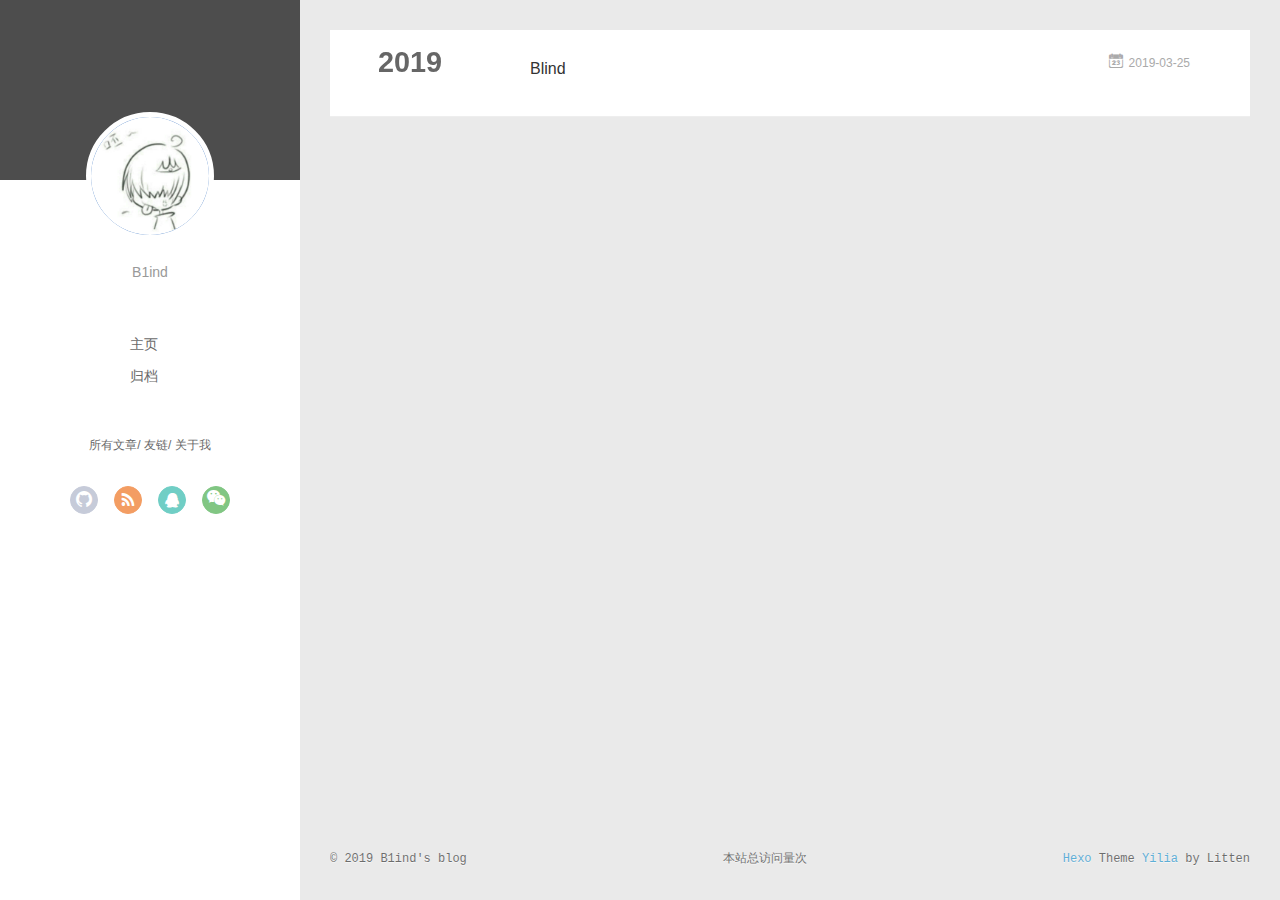
<file: archives/2019/03/index.html>
<!DOCTYPE html>
<html>
<head><meta name="generator" content="Hexo 3.8.0">
  <meta charset="utf-8">
  
  <meta name="renderer" content="webkit">
  <meta http-equiv="X-UA-Compatible" content="IE=edge">
  <link rel="dns-prefetch" href="http://yoursite.com">
  <title>Archives: 2019/3 | B1ind&#39;s blog</title>
  <meta name="viewport" content="width=device-width, initial-scale=1, maximum-scale=1">
  <meta name="description" content="搭博客好难啊">
<meta name="keywords" content="web">
<meta property="og:type" content="website">
<meta property="og:title" content="B1ind&#39;s blog">
<meta property="og:url" content="http://yoursite.com/archives/2019/03/index.html">
<meta property="og:site_name" content="B1ind&#39;s blog">
<meta property="og:description" content="搭博客好难啊">
<meta property="og:locale" content="中文">
<meta name="twitter:card" content="summary">
<meta name="twitter:title" content="B1ind&#39;s blog">
<meta name="twitter:description" content="搭博客好难啊">
  
    <link rel="alternative" href="/atom.xml" title="B1ind&#39;s blog" type="application/atom+xml">
  
  
    <link rel="icon" href="/favicon.png">
  
  <link rel="stylesheet" type="text/css" href="/./main.0cf68a.css">
  <style type="text/css">
  
    #container.show {
      background: linear-gradient(200deg,#a0cfe4,#e8c37e);
    }
  </style>
  

  

</head>
</html>
<body>
  <div id="container" q-class="show:isCtnShow">
    <canvas id="anm-canvas" class="anm-canvas"></canvas>
    <div class="left-col" q-class="show:isShow">
      
<div class="overlay" style="background: #4d4d4d"></div>
<div class="intrude-less">
	<header id="header" class="inner">
		<a href="/" class="profilepic">
			<img src="/img/head.jpg" class="js-avatar">
		</a>
		<hgroup>
		  <h1 class="header-author"><a href="/"></a></h1>
		</hgroup>
		
		<p class="header-subtitle">B1ind</p>
		

		<nav class="header-menu">
			<ul>
			
				<li><a href="/">主页</a></li>
	        
				<li><a href="/archives/index.html">归档</a></li>
	        
			</ul>
		</nav>
		<nav class="header-smart-menu">
    		
    			
    			<a q-on="click: openSlider(e, 'innerArchive')" href="javascript:void(0)">所有文章</a>
    			
            
    			
    			<a q-on="click: openSlider(e, 'friends')" href="javascript:void(0)">友链</a>
    			
            
    			
    			<a q-on="click: openSlider(e, 'aboutme')" href="javascript:void(0)">关于我</a>
    			
            
		</nav>
		<nav class="header-nav">
			<div class="social">
				
					<a class="github" target="_blank" href="#" title="github"><i class="icon-github"></i></a>
		        
					<a class="rss" target="_blank" href="#" title="rss"><i class="icon-rss"></i></a>
		        
					<a class="qq" target="_blank" href="/984231098" title="qq"><i class="icon-qq"></i></a>
		        
					<a class="weixin" target="_blank" href="/984231098" title="weixin"><i class="icon-weixin"></i></a>
		        
			</div>
		</nav>
	</header>		
</div>

    </div>
    <div class="mid-col" q-class="show:isShow,hide:isShow|isFalse">
      
<nav id="mobile-nav">
  	<div class="overlay js-overlay" style="background: #4d4d4d"></div>
	<div class="btnctn js-mobile-btnctn">
  		<div class="slider-trigger list" q-on="click: openSlider(e)"><i class="icon icon-sort"></i></div>
	</div>
	<div class="intrude-less">
		<header id="header" class="inner">
			<div class="profilepic">
				<img src="/img/head.jpg" class="js-avatar">
			</div>
			<hgroup>
			  <h1 class="header-author js-header-author"></h1>
			</hgroup>
			
			<p class="header-subtitle"><i class="icon icon-quo-left"></i>B1ind<i class="icon icon-quo-right"></i></p>
			
			
			
				
			
				
			
			
			
			<nav class="header-nav">
				<div class="social">
					
						<a class="github" target="_blank" href="#" title="github"><i class="icon-github"></i></a>
			        
						<a class="rss" target="_blank" href="#" title="rss"><i class="icon-rss"></i></a>
			        
						<a class="qq" target="_blank" href="/984231098" title="qq"><i class="icon-qq"></i></a>
			        
						<a class="weixin" target="_blank" href="/984231098" title="weixin"><i class="icon-weixin"></i></a>
			        
				</div>
			</nav>

			<nav class="header-menu js-header-menu">
				<ul style="width: 50%">
				
				
					<li style="width: 50%"><a href="/">主页</a></li>
		        
					<li style="width: 50%"><a href="/archives/index.html">归档</a></li>
		        
				</ul>
			</nav>
		</header>				
	</div>
	<div class="mobile-mask" style="display:none" q-show="isShow"></div>
</nav>

      <div id="wrapper" class="body-wrap">
        <div class="menu-l">
          <div class="canvas-wrap">
            <canvas data-colors="#eaeaea" data-sectionHeight="100" data-contentId="js-content" id="myCanvas1" class="anm-canvas"></canvas>
          </div>
          <div id="js-content" class="content-ll">
            
  
  
    
    
      
      
      <section class="archives-wrap">
        <div class="archive-year-wrap">
          <a href="/archives/2019" class="archive-year">2019</a>
        </div>
        <div class="archives">
    
    <article class="archive-article archive-type-post">
  <div class="archive-article-inner">
    <header class="archive-article-header">
      	<div class="article-meta">
	      	<a href="/2019/03/25/Blind/" class="archive-article-date">
  	<time datetime="2019-03-25T13:22:13.000Z" itemprop="datePublished"><i class="icon-calendar icon"></i>2019-03-25</time>
</a>
        </div>
    	 
  
    <h1 itemprop="name">
      <a class="archive-article-title" href="/2019/03/25/Blind/">Blind</a>
    </h1>
  

        <div class="article-info info-on-right">
          
          

        </div>
        <div class="clearfix"></div>
    </header>
  </div>
</article>
  
  
    </div></section>
  

    


          </div>
        </div>
      </div>
      <footer id="footer">
  <div class="outer">
    <div id="footer-info">
    	<div class="footer-left">
    		&copy; 2019 B1ind&#39;s blog
    	</div>
      	<div class="footer-right">
      		<a href="http://hexo.io/" target="_blank">Hexo</a>  Theme <a href="https://github.com/litten/hexo-theme-yilia" target="_blank">Yilia</a> by Litten
      	</div>
		<script async src="//busuanzi.ibruce.info/busuanzi/2.3/busuanzi.pure.mini.js"></script>
        <span id="busuanzi_container_site_pv">本站总访问量<span id="busuanzi_value_site_pv"></span>次</span>
    </div>
  </div>
</footer>
    </div>
    <script>
	var yiliaConfig = {
		mathjax: true,
		isHome: false,
		isPost: false,
		isArchive: true,
		isTag: false,
		isCategory: false,
		open_in_new: false,
		toc_hide_index: true,
		root: "/",
		innerArchive: true,
		showTags: false
	}
</script>

<script>!function(t){function n(e){if(r[e])return r[e].exports;var i=r[e]={exports:{},id:e,loaded:!1};return t[e].call(i.exports,i,i.exports,n),i.loaded=!0,i.exports}var r={};n.m=t,n.c=r,n.p="./",n(0)}([function(t,n,r){r(195),t.exports=r(191)},function(t,n,r){var e=r(3),i=r(52),o=r(27),u=r(28),c=r(53),f="prototype",a=function(t,n,r){var s,l,h,v,p=t&a.F,d=t&a.G,y=t&a.S,g=t&a.P,b=t&a.B,m=d?e:y?e[n]||(e[n]={}):(e[n]||{})[f],x=d?i:i[n]||(i[n]={}),w=x[f]||(x[f]={});d&&(r=n);for(s in r)l=!p&&m&&void 0!==m[s],h=(l?m:r)[s],v=b&&l?c(h,e):g&&"function"==typeof h?c(Function.call,h):h,m&&u(m,s,h,t&a.U),x[s]!=h&&o(x,s,v),g&&w[s]!=h&&(w[s]=h)};e.core=i,a.F=1,a.G=2,a.S=4,a.P=8,a.B=16,a.W=32,a.U=64,a.R=128,t.exports=a},function(t,n,r){var e=r(6);t.exports=function(t){if(!e(t))throw TypeError(t+" is not an object!");return t}},function(t,n){var r=t.exports="undefined"!=typeof window&&window.Math==Math?window:"undefined"!=typeof self&&self.Math==Math?self:Function("return this")();"number"==typeof __g&&(__g=r)},function(t,n){t.exports=function(t){try{return!!t()}catch(t){return!0}}},function(t,n){var r=t.exports="undefined"!=typeof window&&window.Math==Math?window:"undefined"!=typeof self&&self.Math==Math?self:Function("return this")();"number"==typeof __g&&(__g=r)},function(t,n){t.exports=function(t){return"object"==typeof t?null!==t:"function"==typeof t}},function(t,n,r){var e=r(126)("wks"),i=r(76),o=r(3).Symbol,u="function"==typeof o;(t.exports=function(t){return e[t]||(e[t]=u&&o[t]||(u?o:i)("Symbol."+t))}).store=e},function(t,n){var r={}.hasOwnProperty;t.exports=function(t,n){return r.call(t,n)}},function(t,n,r){var e=r(94),i=r(33);t.exports=function(t){return e(i(t))}},function(t,n,r){t.exports=!r(4)(function(){return 7!=Object.defineProperty({},"a",{get:function(){return 7}}).a})},function(t,n,r){var e=r(2),i=r(167),o=r(50),u=Object.defineProperty;n.f=r(10)?Object.defineProperty:function(t,n,r){if(e(t),n=o(n,!0),e(r),i)try{return u(t,n,r)}catch(t){}if("get"in r||"set"in r)throw TypeError("Accessors not supported!");return"value"in r&&(t[n]=r.value),t}},function(t,n,r){t.exports=!r(18)(function(){return 7!=Object.defineProperty({},"a",{get:function(){return 7}}).a})},function(t,n,r){var e=r(14),i=r(22);t.exports=r(12)?function(t,n,r){return e.f(t,n,i(1,r))}:function(t,n,r){return t[n]=r,t}},function(t,n,r){var e=r(20),i=r(58),o=r(42),u=Object.defineProperty;n.f=r(12)?Object.defineProperty:function(t,n,r){if(e(t),n=o(n,!0),e(r),i)try{return u(t,n,r)}catch(t){}if("get"in r||"set"in r)throw TypeError("Accessors not supported!");return"value"in r&&(t[n]=r.value),t}},function(t,n,r){var e=r(40)("wks"),i=r(23),o=r(5).Symbol,u="function"==typeof o;(t.exports=function(t){return e[t]||(e[t]=u&&o[t]||(u?o:i)("Symbol."+t))}).store=e},function(t,n,r){var e=r(67),i=Math.min;t.exports=function(t){return t>0?i(e(t),9007199254740991):0}},function(t,n,r){var e=r(46);t.exports=function(t){return Object(e(t))}},function(t,n){t.exports=function(t){try{return!!t()}catch(t){return!0}}},function(t,n,r){var e=r(63),i=r(34);t.exports=Object.keys||function(t){return e(t,i)}},function(t,n,r){var e=r(21);t.exports=function(t){if(!e(t))throw TypeError(t+" is not an object!");return t}},function(t,n){t.exports=function(t){return"object"==typeof t?null!==t:"function"==typeof t}},function(t,n){t.exports=function(t,n){return{enumerable:!(1&t),configurable:!(2&t),writable:!(4&t),value:n}}},function(t,n){var r=0,e=Math.random();t.exports=function(t){return"Symbol(".concat(void 0===t?"":t,")_",(++r+e).toString(36))}},function(t,n){var r={}.hasOwnProperty;t.exports=function(t,n){return r.call(t,n)}},function(t,n){var r=t.exports={version:"2.4.0"};"number"==typeof __e&&(__e=r)},function(t,n){t.exports=function(t){if("function"!=typeof t)throw TypeError(t+" is not a function!");return t}},function(t,n,r){var e=r(11),i=r(66);t.exports=r(10)?function(t,n,r){return e.f(t,n,i(1,r))}:function(t,n,r){return t[n]=r,t}},function(t,n,r){var e=r(3),i=r(27),o=r(24),u=r(76)("src"),c="toString",f=Function[c],a=(""+f).split(c);r(52).inspectSource=function(t){return f.call(t)},(t.exports=function(t,n,r,c){var f="function"==typeof r;f&&(o(r,"name")||i(r,"name",n)),t[n]!==r&&(f&&(o(r,u)||i(r,u,t[n]?""+t[n]:a.join(String(n)))),t===e?t[n]=r:c?t[n]?t[n]=r:i(t,n,r):(delete t[n],i(t,n,r)))})(Function.prototype,c,function(){return"function"==typeof this&&this[u]||f.call(this)})},function(t,n,r){var e=r(1),i=r(4),o=r(46),u=function(t,n,r,e){var i=String(o(t)),u="<"+n;return""!==r&&(u+=" "+r+'="'+String(e).replace(/"/g,"&quot;")+'"'),u+">"+i+"</"+n+">"};t.exports=function(t,n){var r={};r[t]=n(u),e(e.P+e.F*i(function(){var n=""[t]('"');return n!==n.toLowerCase()||n.split('"').length>3}),"String",r)}},function(t,n,r){var e=r(115),i=r(46);t.exports=function(t){return e(i(t))}},function(t,n,r){var e=r(116),i=r(66),o=r(30),u=r(50),c=r(24),f=r(167),a=Object.getOwnPropertyDescriptor;n.f=r(10)?a:function(t,n){if(t=o(t),n=u(n,!0),f)try{return a(t,n)}catch(t){}if(c(t,n))return i(!e.f.call(t,n),t[n])}},function(t,n,r){var e=r(24),i=r(17),o=r(145)("IE_PROTO"),u=Object.prototype;t.exports=Object.getPrototypeOf||function(t){return t=i(t),e(t,o)?t[o]:"function"==typeof t.constructor&&t instanceof t.constructor?t.constructor.prototype:t instanceof Object?u:null}},function(t,n){t.exports=function(t){if(void 0==t)throw TypeError("Can't call method on  "+t);return t}},function(t,n){t.exports="constructor,hasOwnProperty,isPrototypeOf,propertyIsEnumerable,toLocaleString,toString,valueOf".split(",")},function(t,n){t.exports={}},function(t,n){t.exports=!0},function(t,n){n.f={}.propertyIsEnumerable},function(t,n,r){var e=r(14).f,i=r(8),o=r(15)("toStringTag");t.exports=function(t,n,r){t&&!i(t=r?t:t.prototype,o)&&e(t,o,{configurable:!0,value:n})}},function(t,n,r){var e=r(40)("keys"),i=r(23);t.exports=function(t){return e[t]||(e[t]=i(t))}},function(t,n,r){var e=r(5),i="__core-js_shared__",o=e[i]||(e[i]={});t.exports=function(t){return o[t]||(o[t]={})}},function(t,n){var r=Math.ceil,e=Math.floor;t.exports=function(t){return isNaN(t=+t)?0:(t>0?e:r)(t)}},function(t,n,r){var e=r(21);t.exports=function(t,n){if(!e(t))return t;var r,i;if(n&&"function"==typeof(r=t.toString)&&!e(i=r.call(t)))return i;if("function"==typeof(r=t.valueOf)&&!e(i=r.call(t)))return i;if(!n&&"function"==typeof(r=t.toString)&&!e(i=r.call(t)))return i;throw TypeError("Can't convert object to primitive value")}},function(t,n,r){var e=r(5),i=r(25),o=r(36),u=r(44),c=r(14).f;t.exports=function(t){var n=i.Symbol||(i.Symbol=o?{}:e.Symbol||{});"_"==t.charAt(0)||t in n||c(n,t,{value:u.f(t)})}},function(t,n,r){n.f=r(15)},function(t,n){var r={}.toString;t.exports=function(t){return r.call(t).slice(8,-1)}},function(t,n){t.exports=function(t){if(void 0==t)throw TypeError("Can't call method on  "+t);return t}},function(t,n,r){var e=r(4);t.exports=function(t,n){return!!t&&e(function(){n?t.call(null,function(){},1):t.call(null)})}},function(t,n,r){var e=r(53),i=r(115),o=r(17),u=r(16),c=r(203);t.exports=function(t,n){var r=1==t,f=2==t,a=3==t,s=4==t,l=6==t,h=5==t||l,v=n||c;return function(n,c,p){for(var d,y,g=o(n),b=i(g),m=e(c,p,3),x=u(b.length),w=0,S=r?v(n,x):f?v(n,0):void 0;x>w;w++)if((h||w in b)&&(d=b[w],y=m(d,w,g),t))if(r)S[w]=y;else if(y)switch(t){case 3:return!0;case 5:return d;case 6:return w;case 2:S.push(d)}else if(s)return!1;return l?-1:a||s?s:S}}},function(t,n,r){var e=r(1),i=r(52),o=r(4);t.exports=function(t,n){var r=(i.Object||{})[t]||Object[t],u={};u[t]=n(r),e(e.S+e.F*o(function(){r(1)}),"Object",u)}},function(t,n,r){var e=r(6);t.exports=function(t,n){if(!e(t))return t;var r,i;if(n&&"function"==typeof(r=t.toString)&&!e(i=r.call(t)))return i;if("function"==typeof(r=t.valueOf)&&!e(i=r.call(t)))return i;if(!n&&"function"==typeof(r=t.toString)&&!e(i=r.call(t)))return i;throw TypeError("Can't convert object to primitive value")}},function(t,n,r){var e=r(5),i=r(25),o=r(91),u=r(13),c="prototype",f=function(t,n,r){var a,s,l,h=t&f.F,v=t&f.G,p=t&f.S,d=t&f.P,y=t&f.B,g=t&f.W,b=v?i:i[n]||(i[n]={}),m=b[c],x=v?e:p?e[n]:(e[n]||{})[c];v&&(r=n);for(a in r)(s=!h&&x&&void 0!==x[a])&&a in b||(l=s?x[a]:r[a],b[a]=v&&"function"!=typeof x[a]?r[a]:y&&s?o(l,e):g&&x[a]==l?function(t){var n=function(n,r,e){if(this instanceof t){switch(arguments.length){case 0:return new t;case 1:return new t(n);case 2:return new t(n,r)}return new t(n,r,e)}return t.apply(this,arguments)};return n[c]=t[c],n}(l):d&&"function"==typeof l?o(Function.call,l):l,d&&((b.virtual||(b.virtual={}))[a]=l,t&f.R&&m&&!m[a]&&u(m,a,l)))};f.F=1,f.G=2,f.S=4,f.P=8,f.B=16,f.W=32,f.U=64,f.R=128,t.exports=f},function(t,n){var r=t.exports={version:"2.4.0"};"number"==typeof __e&&(__e=r)},function(t,n,r){var e=r(26);t.exports=function(t,n,r){if(e(t),void 0===n)return t;switch(r){case 1:return function(r){return t.call(n,r)};case 2:return function(r,e){return t.call(n,r,e)};case 3:return function(r,e,i){return t.call(n,r,e,i)}}return function(){return t.apply(n,arguments)}}},function(t,n,r){var e=r(183),i=r(1),o=r(126)("metadata"),u=o.store||(o.store=new(r(186))),c=function(t,n,r){var i=u.get(t);if(!i){if(!r)return;u.set(t,i=new e)}var o=i.get(n);if(!o){if(!r)return;i.set(n,o=new e)}return o},f=function(t,n,r){var e=c(n,r,!1);return void 0!==e&&e.has(t)},a=function(t,n,r){var e=c(n,r,!1);return void 0===e?void 0:e.get(t)},s=function(t,n,r,e){c(r,e,!0).set(t,n)},l=function(t,n){var r=c(t,n,!1),e=[];return r&&r.forEach(function(t,n){e.push(n)}),e},h=function(t){return void 0===t||"symbol"==typeof t?t:String(t)},v=function(t){i(i.S,"Reflect",t)};t.exports={store:u,map:c,has:f,get:a,set:s,keys:l,key:h,exp:v}},function(t,n,r){"use strict";if(r(10)){var e=r(69),i=r(3),o=r(4),u=r(1),c=r(127),f=r(152),a=r(53),s=r(68),l=r(66),h=r(27),v=r(73),p=r(67),d=r(16),y=r(75),g=r(50),b=r(24),m=r(180),x=r(114),w=r(6),S=r(17),_=r(137),O=r(70),E=r(32),P=r(71).f,j=r(154),F=r(76),M=r(7),A=r(48),N=r(117),T=r(146),I=r(155),k=r(80),L=r(123),R=r(74),C=r(130),D=r(160),U=r(11),W=r(31),G=U.f,B=W.f,V=i.RangeError,z=i.TypeError,q=i.Uint8Array,K="ArrayBuffer",J="Shared"+K,Y="BYTES_PER_ELEMENT",H="prototype",$=Array[H],X=f.ArrayBuffer,Q=f.DataView,Z=A(0),tt=A(2),nt=A(3),rt=A(4),et=A(5),it=A(6),ot=N(!0),ut=N(!1),ct=I.values,ft=I.keys,at=I.entries,st=$.lastIndexOf,lt=$.reduce,ht=$.reduceRight,vt=$.join,pt=$.sort,dt=$.slice,yt=$.toString,gt=$.toLocaleString,bt=M("iterator"),mt=M("toStringTag"),xt=F("typed_constructor"),wt=F("def_constructor"),St=c.CONSTR,_t=c.TYPED,Ot=c.VIEW,Et="Wrong length!",Pt=A(1,function(t,n){return Tt(T(t,t[wt]),n)}),jt=o(function(){return 1===new q(new Uint16Array([1]).buffer)[0]}),Ft=!!q&&!!q[H].set&&o(function(){new q(1).set({})}),Mt=function(t,n){if(void 0===t)throw z(Et);var r=+t,e=d(t);if(n&&!m(r,e))throw V(Et);return e},At=function(t,n){var r=p(t);if(r<0||r%n)throw V("Wrong offset!");return r},Nt=function(t){if(w(t)&&_t in t)return t;throw z(t+" is not a typed array!")},Tt=function(t,n){if(!(w(t)&&xt in t))throw z("It is not a typed array constructor!");return new t(n)},It=function(t,n){return kt(T(t,t[wt]),n)},kt=function(t,n){for(var r=0,e=n.length,i=Tt(t,e);e>r;)i[r]=n[r++];return i},Lt=function(t,n,r){G(t,n,{get:function(){return this._d[r]}})},Rt=function(t){var n,r,e,i,o,u,c=S(t),f=arguments.length,s=f>1?arguments[1]:void 0,l=void 0!==s,h=j(c);if(void 0!=h&&!_(h)){for(u=h.call(c),e=[],n=0;!(o=u.next()).done;n++)e.push(o.value);c=e}for(l&&f>2&&(s=a(s,arguments[2],2)),n=0,r=d(c.length),i=Tt(this,r);r>n;n++)i[n]=l?s(c[n],n):c[n];return i},Ct=function(){for(var t=0,n=arguments.length,r=Tt(this,n);n>t;)r[t]=arguments[t++];return r},Dt=!!q&&o(function(){gt.call(new q(1))}),Ut=function(){return gt.apply(Dt?dt.call(Nt(this)):Nt(this),arguments)},Wt={copyWithin:function(t,n){return D.call(Nt(this),t,n,arguments.length>2?arguments[2]:void 0)},every:function(t){return rt(Nt(this),t,arguments.length>1?arguments[1]:void 0)},fill:function(t){return C.apply(Nt(this),arguments)},filter:function(t){return It(this,tt(Nt(this),t,arguments.length>1?arguments[1]:void 0))},find:function(t){return et(Nt(this),t,arguments.length>1?arguments[1]:void 0)},findIndex:function(t){return it(Nt(this),t,arguments.length>1?arguments[1]:void 0)},forEach:function(t){Z(Nt(this),t,arguments.length>1?arguments[1]:void 0)},indexOf:function(t){return ut(Nt(this),t,arguments.length>1?arguments[1]:void 0)},includes:function(t){return ot(Nt(this),t,arguments.length>1?arguments[1]:void 0)},join:function(t){return vt.apply(Nt(this),arguments)},lastIndexOf:function(t){return st.apply(Nt(this),arguments)},map:function(t){return Pt(Nt(this),t,arguments.length>1?arguments[1]:void 0)},reduce:function(t){return lt.apply(Nt(this),arguments)},reduceRight:function(t){return ht.apply(Nt(this),arguments)},reverse:function(){for(var t,n=this,r=Nt(n).length,e=Math.floor(r/2),i=0;i<e;)t=n[i],n[i++]=n[--r],n[r]=t;return n},some:function(t){return nt(Nt(this),t,arguments.length>1?arguments[1]:void 0)},sort:function(t){return pt.call(Nt(this),t)},subarray:function(t,n){var r=Nt(this),e=r.length,i=y(t,e);return new(T(r,r[wt]))(r.buffer,r.byteOffset+i*r.BYTES_PER_ELEMENT,d((void 0===n?e:y(n,e))-i))}},Gt=function(t,n){return It(this,dt.call(Nt(this),t,n))},Bt=function(t){Nt(this);var n=At(arguments[1],1),r=this.length,e=S(t),i=d(e.length),o=0;if(i+n>r)throw V(Et);for(;o<i;)this[n+o]=e[o++]},Vt={entries:function(){return at.call(Nt(this))},keys:function(){return ft.call(Nt(this))},values:function(){return ct.call(Nt(this))}},zt=function(t,n){return w(t)&&t[_t]&&"symbol"!=typeof n&&n in t&&String(+n)==String(n)},qt=function(t,n){return zt(t,n=g(n,!0))?l(2,t[n]):B(t,n)},Kt=function(t,n,r){return!(zt(t,n=g(n,!0))&&w(r)&&b(r,"value"))||b(r,"get")||b(r,"set")||r.configurable||b(r,"writable")&&!r.writable||b(r,"enumerable")&&!r.enumerable?G(t,n,r):(t[n]=r.value,t)};St||(W.f=qt,U.f=Kt),u(u.S+u.F*!St,"Object",{getOwnPropertyDescriptor:qt,defineProperty:Kt}),o(function(){yt.call({})})&&(yt=gt=function(){return vt.call(this)});var Jt=v({},Wt);v(Jt,Vt),h(Jt,bt,Vt.values),v(Jt,{slice:Gt,set:Bt,constructor:function(){},toString:yt,toLocaleString:Ut}),Lt(Jt,"buffer","b"),Lt(Jt,"byteOffset","o"),Lt(Jt,"byteLength","l"),Lt(Jt,"length","e"),G(Jt,mt,{get:function(){return this[_t]}}),t.exports=function(t,n,r,f){f=!!f;var a=t+(f?"Clamped":"")+"Array",l="Uint8Array"!=a,v="get"+t,p="set"+t,y=i[a],g=y||{},b=y&&E(y),m=!y||!c.ABV,S={},_=y&&y[H],j=function(t,r){var e=t._d;return e.v[v](r*n+e.o,jt)},F=function(t,r,e){var i=t._d;f&&(e=(e=Math.round(e))<0?0:e>255?255:255&e),i.v[p](r*n+i.o,e,jt)},M=function(t,n){G(t,n,{get:function(){return j(this,n)},set:function(t){return F(this,n,t)},enumerable:!0})};m?(y=r(function(t,r,e,i){s(t,y,a,"_d");var o,u,c,f,l=0,v=0;if(w(r)){if(!(r instanceof X||(f=x(r))==K||f==J))return _t in r?kt(y,r):Rt.call(y,r);o=r,v=At(e,n);var p=r.byteLength;if(void 0===i){if(p%n)throw V(Et);if((u=p-v)<0)throw V(Et)}else if((u=d(i)*n)+v>p)throw V(Et);c=u/n}else c=Mt(r,!0),u=c*n,o=new X(u);for(h(t,"_d",{b:o,o:v,l:u,e:c,v:new Q(o)});l<c;)M(t,l++)}),_=y[H]=O(Jt),h(_,"constructor",y)):L(function(t){new y(null),new y(t)},!0)||(y=r(function(t,r,e,i){s(t,y,a);var o;return w(r)?r instanceof X||(o=x(r))==K||o==J?void 0!==i?new g(r,At(e,n),i):void 0!==e?new g(r,At(e,n)):new g(r):_t in r?kt(y,r):Rt.call(y,r):new g(Mt(r,l))}),Z(b!==Function.prototype?P(g).concat(P(b)):P(g),function(t){t in y||h(y,t,g[t])}),y[H]=_,e||(_.constructor=y));var A=_[bt],N=!!A&&("values"==A.name||void 0==A.name),T=Vt.values;h(y,xt,!0),h(_,_t,a),h(_,Ot,!0),h(_,wt,y),(f?new y(1)[mt]==a:mt in _)||G(_,mt,{get:function(){return a}}),S[a]=y,u(u.G+u.W+u.F*(y!=g),S),u(u.S,a,{BYTES_PER_ELEMENT:n,from:Rt,of:Ct}),Y in _||h(_,Y,n),u(u.P,a,Wt),R(a),u(u.P+u.F*Ft,a,{set:Bt}),u(u.P+u.F*!N,a,Vt),u(u.P+u.F*(_.toString!=yt),a,{toString:yt}),u(u.P+u.F*o(function(){new y(1).slice()}),a,{slice:Gt}),u(u.P+u.F*(o(function(){return[1,2].toLocaleString()!=new y([1,2]).toLocaleString()})||!o(function(){_.toLocaleString.call([1,2])})),a,{toLocaleString:Ut}),k[a]=N?A:T,e||N||h(_,bt,T)}}else t.exports=function(){}},function(t,n){var r={}.toString;t.exports=function(t){return r.call(t).slice(8,-1)}},function(t,n,r){var e=r(21),i=r(5).document,o=e(i)&&e(i.createElement);t.exports=function(t){return o?i.createElement(t):{}}},function(t,n,r){t.exports=!r(12)&&!r(18)(function(){return 7!=Object.defineProperty(r(57)("div"),"a",{get:function(){return 7}}).a})},function(t,n,r){"use strict";var e=r(36),i=r(51),o=r(64),u=r(13),c=r(8),f=r(35),a=r(96),s=r(38),l=r(103),h=r(15)("iterator"),v=!([].keys&&"next"in[].keys()),p="keys",d="values",y=function(){return this};t.exports=function(t,n,r,g,b,m,x){a(r,n,g);var w,S,_,O=function(t){if(!v&&t in F)return F[t];switch(t){case p:case d:return function(){return new r(this,t)}}return function(){return new r(this,t)}},E=n+" Iterator",P=b==d,j=!1,F=t.prototype,M=F[h]||F["@@iterator"]||b&&F[b],A=M||O(b),N=b?P?O("entries"):A:void 0,T="Array"==n?F.entries||M:M;if(T&&(_=l(T.call(new t)))!==Object.prototype&&(s(_,E,!0),e||c(_,h)||u(_,h,y)),P&&M&&M.name!==d&&(j=!0,A=function(){return M.call(this)}),e&&!x||!v&&!j&&F[h]||u(F,h,A),f[n]=A,f[E]=y,b)if(w={values:P?A:O(d),keys:m?A:O(p),entries:N},x)for(S in w)S in F||o(F,S,w[S]);else i(i.P+i.F*(v||j),n,w);return w}},function(t,n,r){var e=r(20),i=r(100),o=r(34),u=r(39)("IE_PROTO"),c=function(){},f="prototype",a=function(){var t,n=r(57)("iframe"),e=o.length;for(n.style.display="none",r(93).appendChild(n),n.src="javascript:",t=n.contentWindow.document,t.open(),t.write("<script>document.F=Object<\/script>"),t.close(),a=t.F;e--;)delete a[f][o[e]];return a()};t.exports=Object.create||function(t,n){var r;return null!==t?(c[f]=e(t),r=new c,c[f]=null,r[u]=t):r=a(),void 0===n?r:i(r,n)}},function(t,n,r){var e=r(63),i=r(34).concat("length","prototype");n.f=Object.getOwnPropertyNames||function(t){return e(t,i)}},function(t,n){n.f=Object.getOwnPropertySymbols},function(t,n,r){var e=r(8),i=r(9),o=r(90)(!1),u=r(39)("IE_PROTO");t.exports=function(t,n){var r,c=i(t),f=0,a=[];for(r in c)r!=u&&e(c,r)&&a.push(r);for(;n.length>f;)e(c,r=n[f++])&&(~o(a,r)||a.push(r));return a}},function(t,n,r){t.exports=r(13)},function(t,n,r){var e=r(76)("meta"),i=r(6),o=r(24),u=r(11).f,c=0,f=Object.isExtensible||function(){return!0},a=!r(4)(function(){return f(Object.preventExtensions({}))}),s=function(t){u(t,e,{value:{i:"O"+ ++c,w:{}}})},l=function(t,n){if(!i(t))return"symbol"==typeof t?t:("string"==typeof t?"S":"P")+t;if(!o(t,e)){if(!f(t))return"F";if(!n)return"E";s(t)}return t[e].i},h=function(t,n){if(!o(t,e)){if(!f(t))return!0;if(!n)return!1;s(t)}return t[e].w},v=function(t){return a&&p.NEED&&f(t)&&!o(t,e)&&s(t),t},p=t.exports={KEY:e,NEED:!1,fastKey:l,getWeak:h,onFreeze:v}},function(t,n){t.exports=function(t,n){return{enumerable:!(1&t),configurable:!(2&t),writable:!(4&t),value:n}}},function(t,n){var r=Math.ceil,e=Math.floor;t.exports=function(t){return isNaN(t=+t)?0:(t>0?e:r)(t)}},function(t,n){t.exports=function(t,n,r,e){if(!(t instanceof n)||void 0!==e&&e in t)throw TypeError(r+": incorrect invocation!");return t}},function(t,n){t.exports=!1},function(t,n,r){var e=r(2),i=r(173),o=r(133),u=r(145)("IE_PROTO"),c=function(){},f="prototype",a=function(){var t,n=r(132)("iframe"),e=o.length;for(n.style.display="none",r(135).appendChild(n),n.src="javascript:",t=n.contentWindow.document,t.open(),t.write("<script>document.F=Object<\/script>"),t.close(),a=t.F;e--;)delete a[f][o[e]];return a()};t.exports=Object.create||function(t,n){var r;return null!==t?(c[f]=e(t),r=new c,c[f]=null,r[u]=t):r=a(),void 0===n?r:i(r,n)}},function(t,n,r){var e=r(175),i=r(133).concat("length","prototype");n.f=Object.getOwnPropertyNames||function(t){return e(t,i)}},function(t,n,r){var e=r(175),i=r(133);t.exports=Object.keys||function(t){return e(t,i)}},function(t,n,r){var e=r(28);t.exports=function(t,n,r){for(var i in n)e(t,i,n[i],r);return t}},function(t,n,r){"use strict";var e=r(3),i=r(11),o=r(10),u=r(7)("species");t.exports=function(t){var n=e[t];o&&n&&!n[u]&&i.f(n,u,{configurable:!0,get:function(){return this}})}},function(t,n,r){var e=r(67),i=Math.max,o=Math.min;t.exports=function(t,n){return t=e(t),t<0?i(t+n,0):o(t,n)}},function(t,n){var r=0,e=Math.random();t.exports=function(t){return"Symbol(".concat(void 0===t?"":t,")_",(++r+e).toString(36))}},function(t,n,r){var e=r(33);t.exports=function(t){return Object(e(t))}},function(t,n,r){var e=r(7)("unscopables"),i=Array.prototype;void 0==i[e]&&r(27)(i,e,{}),t.exports=function(t){i[e][t]=!0}},function(t,n,r){var e=r(53),i=r(169),o=r(137),u=r(2),c=r(16),f=r(154),a={},s={},n=t.exports=function(t,n,r,l,h){var v,p,d,y,g=h?function(){return t}:f(t),b=e(r,l,n?2:1),m=0;if("function"!=typeof g)throw TypeError(t+" is not iterable!");if(o(g)){for(v=c(t.length);v>m;m++)if((y=n?b(u(p=t[m])[0],p[1]):b(t[m]))===a||y===s)return y}else for(d=g.call(t);!(p=d.next()).done;)if((y=i(d,b,p.value,n))===a||y===s)return y};n.BREAK=a,n.RETURN=s},function(t,n){t.exports={}},function(t,n,r){var e=r(11).f,i=r(24),o=r(7)("toStringTag");t.exports=function(t,n,r){t&&!i(t=r?t:t.prototype,o)&&e(t,o,{configurable:!0,value:n})}},function(t,n,r){var e=r(1),i=r(46),o=r(4),u=r(150),c="["+u+"]",f="​",a=RegExp("^"+c+c+"*"),s=RegExp(c+c+"*$"),l=function(t,n,r){var i={},c=o(function(){return!!u[t]()||f[t]()!=f}),a=i[t]=c?n(h):u[t];r&&(i[r]=a),e(e.P+e.F*c,"String",i)},h=l.trim=function(t,n){return t=String(i(t)),1&n&&(t=t.replace(a,"")),2&n&&(t=t.replace(s,"")),t};t.exports=l},function(t,n,r){t.exports={default:r(86),__esModule:!0}},function(t,n,r){t.exports={default:r(87),__esModule:!0}},function(t,n,r){"use strict";function e(t){return t&&t.__esModule?t:{default:t}}n.__esModule=!0;var i=r(84),o=e(i),u=r(83),c=e(u),f="function"==typeof c.default&&"symbol"==typeof o.default?function(t){return typeof t}:function(t){return t&&"function"==typeof c.default&&t.constructor===c.default&&t!==c.default.prototype?"symbol":typeof t};n.default="function"==typeof c.default&&"symbol"===f(o.default)?function(t){return void 0===t?"undefined":f(t)}:function(t){return t&&"function"==typeof c.default&&t.constructor===c.default&&t!==c.default.prototype?"symbol":void 0===t?"undefined":f(t)}},function(t,n,r){r(110),r(108),r(111),r(112),t.exports=r(25).Symbol},function(t,n,r){r(109),r(113),t.exports=r(44).f("iterator")},function(t,n){t.exports=function(t){if("function"!=typeof t)throw TypeError(t+" is not a function!");return t}},function(t,n){t.exports=function(){}},function(t,n,r){var e=r(9),i=r(106),o=r(105);t.exports=function(t){return function(n,r,u){var c,f=e(n),a=i(f.length),s=o(u,a);if(t&&r!=r){for(;a>s;)if((c=f[s++])!=c)return!0}else for(;a>s;s++)if((t||s in f)&&f[s]===r)return t||s||0;return!t&&-1}}},function(t,n,r){var e=r(88);t.exports=function(t,n,r){if(e(t),void 0===n)return t;switch(r){case 1:return function(r){return t.call(n,r)};case 2:return function(r,e){return t.call(n,r,e)};case 3:return function(r,e,i){return t.call(n,r,e,i)}}return function(){return t.apply(n,arguments)}}},function(t,n,r){var e=r(19),i=r(62),o=r(37);t.exports=function(t){var n=e(t),r=i.f;if(r)for(var u,c=r(t),f=o.f,a=0;c.length>a;)f.call(t,u=c[a++])&&n.push(u);return n}},function(t,n,r){t.exports=r(5).document&&document.documentElement},function(t,n,r){var e=r(56);t.exports=Object("z").propertyIsEnumerable(0)?Object:function(t){return"String"==e(t)?t.split(""):Object(t)}},function(t,n,r){var e=r(56);t.exports=Array.isArray||function(t){return"Array"==e(t)}},function(t,n,r){"use strict";var e=r(60),i=r(22),o=r(38),u={};r(13)(u,r(15)("iterator"),function(){return this}),t.exports=function(t,n,r){t.prototype=e(u,{next:i(1,r)}),o(t,n+" Iterator")}},function(t,n){t.exports=function(t,n){return{value:n,done:!!t}}},function(t,n,r){var e=r(19),i=r(9);t.exports=function(t,n){for(var r,o=i(t),u=e(o),c=u.length,f=0;c>f;)if(o[r=u[f++]]===n)return r}},function(t,n,r){var e=r(23)("meta"),i=r(21),o=r(8),u=r(14).f,c=0,f=Object.isExtensible||function(){return!0},a=!r(18)(function(){return f(Object.preventExtensions({}))}),s=function(t){u(t,e,{value:{i:"O"+ ++c,w:{}}})},l=function(t,n){if(!i(t))return"symbol"==typeof t?t:("string"==typeof t?"S":"P")+t;if(!o(t,e)){if(!f(t))return"F";if(!n)return"E";s(t)}return t[e].i},h=function(t,n){if(!o(t,e)){if(!f(t))return!0;if(!n)return!1;s(t)}return t[e].w},v=function(t){return a&&p.NEED&&f(t)&&!o(t,e)&&s(t),t},p=t.exports={KEY:e,NEED:!1,fastKey:l,getWeak:h,onFreeze:v}},function(t,n,r){var e=r(14),i=r(20),o=r(19);t.exports=r(12)?Object.defineProperties:function(t,n){i(t);for(var r,u=o(n),c=u.length,f=0;c>f;)e.f(t,r=u[f++],n[r]);return t}},function(t,n,r){var e=r(37),i=r(22),o=r(9),u=r(42),c=r(8),f=r(58),a=Object.getOwnPropertyDescriptor;n.f=r(12)?a:function(t,n){if(t=o(t),n=u(n,!0),f)try{return a(t,n)}catch(t){}if(c(t,n))return i(!e.f.call(t,n),t[n])}},function(t,n,r){var e=r(9),i=r(61).f,o={}.toString,u="object"==typeof window&&window&&Object.getOwnPropertyNames?Object.getOwnPropertyNames(window):[],c=function(t){try{return i(t)}catch(t){return u.slice()}};t.exports.f=function(t){return u&&"[object Window]"==o.call(t)?c(t):i(e(t))}},function(t,n,r){var e=r(8),i=r(77),o=r(39)("IE_PROTO"),u=Object.prototype;t.exports=Object.getPrototypeOf||function(t){return t=i(t),e(t,o)?t[o]:"function"==typeof t.constructor&&t instanceof t.constructor?t.constructor.prototype:t instanceof Object?u:null}},function(t,n,r){var e=r(41),i=r(33);t.exports=function(t){return function(n,r){var o,u,c=String(i(n)),f=e(r),a=c.length;return f<0||f>=a?t?"":void 0:(o=c.charCodeAt(f),o<55296||o>56319||f+1===a||(u=c.charCodeAt(f+1))<56320||u>57343?t?c.charAt(f):o:t?c.slice(f,f+2):u-56320+(o-55296<<10)+65536)}}},function(t,n,r){var e=r(41),i=Math.max,o=Math.min;t.exports=function(t,n){return t=e(t),t<0?i(t+n,0):o(t,n)}},function(t,n,r){var e=r(41),i=Math.min;t.exports=function(t){return t>0?i(e(t),9007199254740991):0}},function(t,n,r){"use strict";var e=r(89),i=r(97),o=r(35),u=r(9);t.exports=r(59)(Array,"Array",function(t,n){this._t=u(t),this._i=0,this._k=n},function(){var t=this._t,n=this._k,r=this._i++;return!t||r>=t.length?(this._t=void 0,i(1)):"keys"==n?i(0,r):"values"==n?i(0,t[r]):i(0,[r,t[r]])},"values"),o.Arguments=o.Array,e("keys"),e("values"),e("entries")},function(t,n){},function(t,n,r){"use strict";var e=r(104)(!0);r(59)(String,"String",function(t){this._t=String(t),this._i=0},function(){var t,n=this._t,r=this._i;return r>=n.length?{value:void 0,done:!0}:(t=e(n,r),this._i+=t.length,{value:t,done:!1})})},function(t,n,r){"use strict";var e=r(5),i=r(8),o=r(12),u=r(51),c=r(64),f=r(99).KEY,a=r(18),s=r(40),l=r(38),h=r(23),v=r(15),p=r(44),d=r(43),y=r(98),g=r(92),b=r(95),m=r(20),x=r(9),w=r(42),S=r(22),_=r(60),O=r(102),E=r(101),P=r(14),j=r(19),F=E.f,M=P.f,A=O.f,N=e.Symbol,T=e.JSON,I=T&&T.stringify,k="prototype",L=v("_hidden"),R=v("toPrimitive"),C={}.propertyIsEnumerable,D=s("symbol-registry"),U=s("symbols"),W=s("op-symbols"),G=Object[k],B="function"==typeof N,V=e.QObject,z=!V||!V[k]||!V[k].findChild,q=o&&a(function(){return 7!=_(M({},"a",{get:function(){return M(this,"a",{value:7}).a}})).a})?function(t,n,r){var e=F(G,n);e&&delete G[n],M(t,n,r),e&&t!==G&&M(G,n,e)}:M,K=function(t){var n=U[t]=_(N[k]);return n._k=t,n},J=B&&"symbol"==typeof N.iterator?function(t){return"symbol"==typeof t}:function(t){return t instanceof N},Y=function(t,n,r){return t===G&&Y(W,n,r),m(t),n=w(n,!0),m(r),i(U,n)?(r.enumerable?(i(t,L)&&t[L][n]&&(t[L][n]=!1),r=_(r,{enumerable:S(0,!1)})):(i(t,L)||M(t,L,S(1,{})),t[L][n]=!0),q(t,n,r)):M(t,n,r)},H=function(t,n){m(t);for(var r,e=g(n=x(n)),i=0,o=e.length;o>i;)Y(t,r=e[i++],n[r]);return t},$=function(t,n){return void 0===n?_(t):H(_(t),n)},X=function(t){var n=C.call(this,t=w(t,!0));return!(this===G&&i(U,t)&&!i(W,t))&&(!(n||!i(this,t)||!i(U,t)||i(this,L)&&this[L][t])||n)},Q=function(t,n){if(t=x(t),n=w(n,!0),t!==G||!i(U,n)||i(W,n)){var r=F(t,n);return!r||!i(U,n)||i(t,L)&&t[L][n]||(r.enumerable=!0),r}},Z=function(t){for(var n,r=A(x(t)),e=[],o=0;r.length>o;)i(U,n=r[o++])||n==L||n==f||e.push(n);return e},tt=function(t){for(var n,r=t===G,e=A(r?W:x(t)),o=[],u=0;e.length>u;)!i(U,n=e[u++])||r&&!i(G,n)||o.push(U[n]);return o};B||(N=function(){if(this instanceof N)throw TypeError("Symbol is not a constructor!");var t=h(arguments.length>0?arguments[0]:void 0),n=function(r){this===G&&n.call(W,r),i(this,L)&&i(this[L],t)&&(this[L][t]=!1),q(this,t,S(1,r))};return o&&z&&q(G,t,{configurable:!0,set:n}),K(t)},c(N[k],"toString",function(){return this._k}),E.f=Q,P.f=Y,r(61).f=O.f=Z,r(37).f=X,r(62).f=tt,o&&!r(36)&&c(G,"propertyIsEnumerable",X,!0),p.f=function(t){return K(v(t))}),u(u.G+u.W+u.F*!B,{Symbol:N});for(var nt="hasInstance,isConcatSpreadable,iterator,match,replace,search,species,split,toPrimitive,toStringTag,unscopables".split(","),rt=0;nt.length>rt;)v(nt[rt++]);for(var nt=j(v.store),rt=0;nt.length>rt;)d(nt[rt++]);u(u.S+u.F*!B,"Symbol",{for:function(t){return i(D,t+="")?D[t]:D[t]=N(t)},keyFor:function(t){if(J(t))return y(D,t);throw TypeError(t+" is not a symbol!")},useSetter:function(){z=!0},useSimple:function(){z=!1}}),u(u.S+u.F*!B,"Object",{create:$,defineProperty:Y,defineProperties:H,getOwnPropertyDescriptor:Q,getOwnPropertyNames:Z,getOwnPropertySymbols:tt}),T&&u(u.S+u.F*(!B||a(function(){var t=N();return"[null]"!=I([t])||"{}"!=I({a:t})||"{}"!=I(Object(t))})),"JSON",{stringify:function(t){if(void 0!==t&&!J(t)){for(var n,r,e=[t],i=1;arguments.length>i;)e.push(arguments[i++]);return n=e[1],"function"==typeof n&&(r=n),!r&&b(n)||(n=function(t,n){if(r&&(n=r.call(this,t,n)),!J(n))return n}),e[1]=n,I.apply(T,e)}}}),N[k][R]||r(13)(N[k],R,N[k].valueOf),l(N,"Symbol"),l(Math,"Math",!0),l(e.JSON,"JSON",!0)},function(t,n,r){r(43)("asyncIterator")},function(t,n,r){r(43)("observable")},function(t,n,r){r(107);for(var e=r(5),i=r(13),o=r(35),u=r(15)("toStringTag"),c=["NodeList","DOMTokenList","MediaList","StyleSheetList","CSSRuleList"],f=0;f<5;f++){var a=c[f],s=e[a],l=s&&s.prototype;l&&!l[u]&&i(l,u,a),o[a]=o.Array}},function(t,n,r){var e=r(45),i=r(7)("toStringTag"),o="Arguments"==e(function(){return arguments}()),u=function(t,n){try{return t[n]}catch(t){}};t.exports=function(t){var n,r,c;return void 0===t?"Undefined":null===t?"Null":"string"==typeof(r=u(n=Object(t),i))?r:o?e(n):"Object"==(c=e(n))&&"function"==typeof n.callee?"Arguments":c}},function(t,n,r){var e=r(45);t.exports=Object("z").propertyIsEnumerable(0)?Object:function(t){return"String"==e(t)?t.split(""):Object(t)}},function(t,n){n.f={}.propertyIsEnumerable},function(t,n,r){var e=r(30),i=r(16),o=r(75);t.exports=function(t){return function(n,r,u){var c,f=e(n),a=i(f.length),s=o(u,a);if(t&&r!=r){for(;a>s;)if((c=f[s++])!=c)return!0}else for(;a>s;s++)if((t||s in f)&&f[s]===r)return t||s||0;return!t&&-1}}},function(t,n,r){"use strict";var e=r(3),i=r(1),o=r(28),u=r(73),c=r(65),f=r(79),a=r(68),s=r(6),l=r(4),h=r(123),v=r(81),p=r(136);t.exports=function(t,n,r,d,y,g){var b=e[t],m=b,x=y?"set":"add",w=m&&m.prototype,S={},_=function(t){var n=w[t];o(w,t,"delete"==t?function(t){return!(g&&!s(t))&&n.call(this,0===t?0:t)}:"has"==t?function(t){return!(g&&!s(t))&&n.call(this,0===t?0:t)}:"get"==t?function(t){return g&&!s(t)?void 0:n.call(this,0===t?0:t)}:"add"==t?function(t){return n.call(this,0===t?0:t),this}:function(t,r){return n.call(this,0===t?0:t,r),this})};if("function"==typeof m&&(g||w.forEach&&!l(function(){(new m).entries().next()}))){var O=new m,E=O[x](g?{}:-0,1)!=O,P=l(function(){O.has(1)}),j=h(function(t){new m(t)}),F=!g&&l(function(){for(var t=new m,n=5;n--;)t[x](n,n);return!t.has(-0)});j||(m=n(function(n,r){a(n,m,t);var e=p(new b,n,m);return void 0!=r&&f(r,y,e[x],e),e}),m.prototype=w,w.constructor=m),(P||F)&&(_("delete"),_("has"),y&&_("get")),(F||E)&&_(x),g&&w.clear&&delete w.clear}else m=d.getConstructor(n,t,y,x),u(m.prototype,r),c.NEED=!0;return v(m,t),S[t]=m,i(i.G+i.W+i.F*(m!=b),S),g||d.setStrong(m,t,y),m}},function(t,n,r){"use strict";var e=r(27),i=r(28),o=r(4),u=r(46),c=r(7);t.exports=function(t,n,r){var f=c(t),a=r(u,f,""[t]),s=a[0],l=a[1];o(function(){var n={};return n[f]=function(){return 7},7!=""[t](n)})&&(i(String.prototype,t,s),e(RegExp.prototype,f,2==n?function(t,n){return l.call(t,this,n)}:function(t){return l.call(t,this)}))}
},function(t,n,r){"use strict";var e=r(2);t.exports=function(){var t=e(this),n="";return t.global&&(n+="g"),t.ignoreCase&&(n+="i"),t.multiline&&(n+="m"),t.unicode&&(n+="u"),t.sticky&&(n+="y"),n}},function(t,n){t.exports=function(t,n,r){var e=void 0===r;switch(n.length){case 0:return e?t():t.call(r);case 1:return e?t(n[0]):t.call(r,n[0]);case 2:return e?t(n[0],n[1]):t.call(r,n[0],n[1]);case 3:return e?t(n[0],n[1],n[2]):t.call(r,n[0],n[1],n[2]);case 4:return e?t(n[0],n[1],n[2],n[3]):t.call(r,n[0],n[1],n[2],n[3])}return t.apply(r,n)}},function(t,n,r){var e=r(6),i=r(45),o=r(7)("match");t.exports=function(t){var n;return e(t)&&(void 0!==(n=t[o])?!!n:"RegExp"==i(t))}},function(t,n,r){var e=r(7)("iterator"),i=!1;try{var o=[7][e]();o.return=function(){i=!0},Array.from(o,function(){throw 2})}catch(t){}t.exports=function(t,n){if(!n&&!i)return!1;var r=!1;try{var o=[7],u=o[e]();u.next=function(){return{done:r=!0}},o[e]=function(){return u},t(o)}catch(t){}return r}},function(t,n,r){t.exports=r(69)||!r(4)(function(){var t=Math.random();__defineSetter__.call(null,t,function(){}),delete r(3)[t]})},function(t,n){n.f=Object.getOwnPropertySymbols},function(t,n,r){var e=r(3),i="__core-js_shared__",o=e[i]||(e[i]={});t.exports=function(t){return o[t]||(o[t]={})}},function(t,n,r){for(var e,i=r(3),o=r(27),u=r(76),c=u("typed_array"),f=u("view"),a=!(!i.ArrayBuffer||!i.DataView),s=a,l=0,h="Int8Array,Uint8Array,Uint8ClampedArray,Int16Array,Uint16Array,Int32Array,Uint32Array,Float32Array,Float64Array".split(",");l<9;)(e=i[h[l++]])?(o(e.prototype,c,!0),o(e.prototype,f,!0)):s=!1;t.exports={ABV:a,CONSTR:s,TYPED:c,VIEW:f}},function(t,n){"use strict";var r={versions:function(){var t=window.navigator.userAgent;return{trident:t.indexOf("Trident")>-1,presto:t.indexOf("Presto")>-1,webKit:t.indexOf("AppleWebKit")>-1,gecko:t.indexOf("Gecko")>-1&&-1==t.indexOf("KHTML"),mobile:!!t.match(/AppleWebKit.*Mobile.*/),ios:!!t.match(/\(i[^;]+;( U;)? CPU.+Mac OS X/),android:t.indexOf("Android")>-1||t.indexOf("Linux")>-1,iPhone:t.indexOf("iPhone")>-1||t.indexOf("Mac")>-1,iPad:t.indexOf("iPad")>-1,webApp:-1==t.indexOf("Safari"),weixin:-1==t.indexOf("MicroMessenger")}}()};t.exports=r},function(t,n,r){"use strict";var e=r(85),i=function(t){return t&&t.__esModule?t:{default:t}}(e),o=function(){function t(t,n,e){return n||e?String.fromCharCode(n||e):r[t]||t}function n(t){return e[t]}var r={"&quot;":'"',"&lt;":"<","&gt;":">","&amp;":"&","&nbsp;":" "},e={};for(var u in r)e[r[u]]=u;return r["&apos;"]="'",e["'"]="&#39;",{encode:function(t){return t?(""+t).replace(/['<> "&]/g,n).replace(/\r?\n/g,"<br/>").replace(/\s/g,"&nbsp;"):""},decode:function(n){return n?(""+n).replace(/<br\s*\/?>/gi,"\n").replace(/&quot;|&lt;|&gt;|&amp;|&nbsp;|&apos;|&#(\d+);|&#(\d+)/g,t).replace(/\u00a0/g," "):""},encodeBase16:function(t){if(!t)return t;t+="";for(var n=[],r=0,e=t.length;e>r;r++)n.push(t.charCodeAt(r).toString(16).toUpperCase());return n.join("")},encodeBase16forJSON:function(t){if(!t)return t;t=t.replace(/[\u4E00-\u9FBF]/gi,function(t){return escape(t).replace("%u","\\u")});for(var n=[],r=0,e=t.length;e>r;r++)n.push(t.charCodeAt(r).toString(16).toUpperCase());return n.join("")},decodeBase16:function(t){if(!t)return t;t+="";for(var n=[],r=0,e=t.length;e>r;r+=2)n.push(String.fromCharCode("0x"+t.slice(r,r+2)));return n.join("")},encodeObject:function(t){if(t instanceof Array)for(var n=0,r=t.length;r>n;n++)t[n]=o.encodeObject(t[n]);else if("object"==(void 0===t?"undefined":(0,i.default)(t)))for(var e in t)t[e]=o.encodeObject(t[e]);else if("string"==typeof t)return o.encode(t);return t},loadScript:function(t){var n=document.createElement("script");document.getElementsByTagName("body")[0].appendChild(n),n.setAttribute("src",t)},addLoadEvent:function(t){var n=window.onload;"function"!=typeof window.onload?window.onload=t:window.onload=function(){n(),t()}}}}();t.exports=o},function(t,n,r){"use strict";var e=r(17),i=r(75),o=r(16);t.exports=function(t){for(var n=e(this),r=o(n.length),u=arguments.length,c=i(u>1?arguments[1]:void 0,r),f=u>2?arguments[2]:void 0,a=void 0===f?r:i(f,r);a>c;)n[c++]=t;return n}},function(t,n,r){"use strict";var e=r(11),i=r(66);t.exports=function(t,n,r){n in t?e.f(t,n,i(0,r)):t[n]=r}},function(t,n,r){var e=r(6),i=r(3).document,o=e(i)&&e(i.createElement);t.exports=function(t){return o?i.createElement(t):{}}},function(t,n){t.exports="constructor,hasOwnProperty,isPrototypeOf,propertyIsEnumerable,toLocaleString,toString,valueOf".split(",")},function(t,n,r){var e=r(7)("match");t.exports=function(t){var n=/./;try{"/./"[t](n)}catch(r){try{return n[e]=!1,!"/./"[t](n)}catch(t){}}return!0}},function(t,n,r){t.exports=r(3).document&&document.documentElement},function(t,n,r){var e=r(6),i=r(144).set;t.exports=function(t,n,r){var o,u=n.constructor;return u!==r&&"function"==typeof u&&(o=u.prototype)!==r.prototype&&e(o)&&i&&i(t,o),t}},function(t,n,r){var e=r(80),i=r(7)("iterator"),o=Array.prototype;t.exports=function(t){return void 0!==t&&(e.Array===t||o[i]===t)}},function(t,n,r){var e=r(45);t.exports=Array.isArray||function(t){return"Array"==e(t)}},function(t,n,r){"use strict";var e=r(70),i=r(66),o=r(81),u={};r(27)(u,r(7)("iterator"),function(){return this}),t.exports=function(t,n,r){t.prototype=e(u,{next:i(1,r)}),o(t,n+" Iterator")}},function(t,n,r){"use strict";var e=r(69),i=r(1),o=r(28),u=r(27),c=r(24),f=r(80),a=r(139),s=r(81),l=r(32),h=r(7)("iterator"),v=!([].keys&&"next"in[].keys()),p="keys",d="values",y=function(){return this};t.exports=function(t,n,r,g,b,m,x){a(r,n,g);var w,S,_,O=function(t){if(!v&&t in F)return F[t];switch(t){case p:case d:return function(){return new r(this,t)}}return function(){return new r(this,t)}},E=n+" Iterator",P=b==d,j=!1,F=t.prototype,M=F[h]||F["@@iterator"]||b&&F[b],A=M||O(b),N=b?P?O("entries"):A:void 0,T="Array"==n?F.entries||M:M;if(T&&(_=l(T.call(new t)))!==Object.prototype&&(s(_,E,!0),e||c(_,h)||u(_,h,y)),P&&M&&M.name!==d&&(j=!0,A=function(){return M.call(this)}),e&&!x||!v&&!j&&F[h]||u(F,h,A),f[n]=A,f[E]=y,b)if(w={values:P?A:O(d),keys:m?A:O(p),entries:N},x)for(S in w)S in F||o(F,S,w[S]);else i(i.P+i.F*(v||j),n,w);return w}},function(t,n){var r=Math.expm1;t.exports=!r||r(10)>22025.465794806718||r(10)<22025.465794806718||-2e-17!=r(-2e-17)?function(t){return 0==(t=+t)?t:t>-1e-6&&t<1e-6?t+t*t/2:Math.exp(t)-1}:r},function(t,n){t.exports=Math.sign||function(t){return 0==(t=+t)||t!=t?t:t<0?-1:1}},function(t,n,r){var e=r(3),i=r(151).set,o=e.MutationObserver||e.WebKitMutationObserver,u=e.process,c=e.Promise,f="process"==r(45)(u);t.exports=function(){var t,n,r,a=function(){var e,i;for(f&&(e=u.domain)&&e.exit();t;){i=t.fn,t=t.next;try{i()}catch(e){throw t?r():n=void 0,e}}n=void 0,e&&e.enter()};if(f)r=function(){u.nextTick(a)};else if(o){var s=!0,l=document.createTextNode("");new o(a).observe(l,{characterData:!0}),r=function(){l.data=s=!s}}else if(c&&c.resolve){var h=c.resolve();r=function(){h.then(a)}}else r=function(){i.call(e,a)};return function(e){var i={fn:e,next:void 0};n&&(n.next=i),t||(t=i,r()),n=i}}},function(t,n,r){var e=r(6),i=r(2),o=function(t,n){if(i(t),!e(n)&&null!==n)throw TypeError(n+": can't set as prototype!")};t.exports={set:Object.setPrototypeOf||("__proto__"in{}?function(t,n,e){try{e=r(53)(Function.call,r(31).f(Object.prototype,"__proto__").set,2),e(t,[]),n=!(t instanceof Array)}catch(t){n=!0}return function(t,r){return o(t,r),n?t.__proto__=r:e(t,r),t}}({},!1):void 0),check:o}},function(t,n,r){var e=r(126)("keys"),i=r(76);t.exports=function(t){return e[t]||(e[t]=i(t))}},function(t,n,r){var e=r(2),i=r(26),o=r(7)("species");t.exports=function(t,n){var r,u=e(t).constructor;return void 0===u||void 0==(r=e(u)[o])?n:i(r)}},function(t,n,r){var e=r(67),i=r(46);t.exports=function(t){return function(n,r){var o,u,c=String(i(n)),f=e(r),a=c.length;return f<0||f>=a?t?"":void 0:(o=c.charCodeAt(f),o<55296||o>56319||f+1===a||(u=c.charCodeAt(f+1))<56320||u>57343?t?c.charAt(f):o:t?c.slice(f,f+2):u-56320+(o-55296<<10)+65536)}}},function(t,n,r){var e=r(122),i=r(46);t.exports=function(t,n,r){if(e(n))throw TypeError("String#"+r+" doesn't accept regex!");return String(i(t))}},function(t,n,r){"use strict";var e=r(67),i=r(46);t.exports=function(t){var n=String(i(this)),r="",o=e(t);if(o<0||o==1/0)throw RangeError("Count can't be negative");for(;o>0;(o>>>=1)&&(n+=n))1&o&&(r+=n);return r}},function(t,n){t.exports="\t\n\v\f\r   ᠎             　\u2028\u2029\ufeff"},function(t,n,r){var e,i,o,u=r(53),c=r(121),f=r(135),a=r(132),s=r(3),l=s.process,h=s.setImmediate,v=s.clearImmediate,p=s.MessageChannel,d=0,y={},g="onreadystatechange",b=function(){var t=+this;if(y.hasOwnProperty(t)){var n=y[t];delete y[t],n()}},m=function(t){b.call(t.data)};h&&v||(h=function(t){for(var n=[],r=1;arguments.length>r;)n.push(arguments[r++]);return y[++d]=function(){c("function"==typeof t?t:Function(t),n)},e(d),d},v=function(t){delete y[t]},"process"==r(45)(l)?e=function(t){l.nextTick(u(b,t,1))}:p?(i=new p,o=i.port2,i.port1.onmessage=m,e=u(o.postMessage,o,1)):s.addEventListener&&"function"==typeof postMessage&&!s.importScripts?(e=function(t){s.postMessage(t+"","*")},s.addEventListener("message",m,!1)):e=g in a("script")?function(t){f.appendChild(a("script"))[g]=function(){f.removeChild(this),b.call(t)}}:function(t){setTimeout(u(b,t,1),0)}),t.exports={set:h,clear:v}},function(t,n,r){"use strict";var e=r(3),i=r(10),o=r(69),u=r(127),c=r(27),f=r(73),a=r(4),s=r(68),l=r(67),h=r(16),v=r(71).f,p=r(11).f,d=r(130),y=r(81),g="ArrayBuffer",b="DataView",m="prototype",x="Wrong length!",w="Wrong index!",S=e[g],_=e[b],O=e.Math,E=e.RangeError,P=e.Infinity,j=S,F=O.abs,M=O.pow,A=O.floor,N=O.log,T=O.LN2,I="buffer",k="byteLength",L="byteOffset",R=i?"_b":I,C=i?"_l":k,D=i?"_o":L,U=function(t,n,r){var e,i,o,u=Array(r),c=8*r-n-1,f=(1<<c)-1,a=f>>1,s=23===n?M(2,-24)-M(2,-77):0,l=0,h=t<0||0===t&&1/t<0?1:0;for(t=F(t),t!=t||t===P?(i=t!=t?1:0,e=f):(e=A(N(t)/T),t*(o=M(2,-e))<1&&(e--,o*=2),t+=e+a>=1?s/o:s*M(2,1-a),t*o>=2&&(e++,o/=2),e+a>=f?(i=0,e=f):e+a>=1?(i=(t*o-1)*M(2,n),e+=a):(i=t*M(2,a-1)*M(2,n),e=0));n>=8;u[l++]=255&i,i/=256,n-=8);for(e=e<<n|i,c+=n;c>0;u[l++]=255&e,e/=256,c-=8);return u[--l]|=128*h,u},W=function(t,n,r){var e,i=8*r-n-1,o=(1<<i)-1,u=o>>1,c=i-7,f=r-1,a=t[f--],s=127&a;for(a>>=7;c>0;s=256*s+t[f],f--,c-=8);for(e=s&(1<<-c)-1,s>>=-c,c+=n;c>0;e=256*e+t[f],f--,c-=8);if(0===s)s=1-u;else{if(s===o)return e?NaN:a?-P:P;e+=M(2,n),s-=u}return(a?-1:1)*e*M(2,s-n)},G=function(t){return t[3]<<24|t[2]<<16|t[1]<<8|t[0]},B=function(t){return[255&t]},V=function(t){return[255&t,t>>8&255]},z=function(t){return[255&t,t>>8&255,t>>16&255,t>>24&255]},q=function(t){return U(t,52,8)},K=function(t){return U(t,23,4)},J=function(t,n,r){p(t[m],n,{get:function(){return this[r]}})},Y=function(t,n,r,e){var i=+r,o=l(i);if(i!=o||o<0||o+n>t[C])throw E(w);var u=t[R]._b,c=o+t[D],f=u.slice(c,c+n);return e?f:f.reverse()},H=function(t,n,r,e,i,o){var u=+r,c=l(u);if(u!=c||c<0||c+n>t[C])throw E(w);for(var f=t[R]._b,a=c+t[D],s=e(+i),h=0;h<n;h++)f[a+h]=s[o?h:n-h-1]},$=function(t,n){s(t,S,g);var r=+n,e=h(r);if(r!=e)throw E(x);return e};if(u.ABV){if(!a(function(){new S})||!a(function(){new S(.5)})){S=function(t){return new j($(this,t))};for(var X,Q=S[m]=j[m],Z=v(j),tt=0;Z.length>tt;)(X=Z[tt++])in S||c(S,X,j[X]);o||(Q.constructor=S)}var nt=new _(new S(2)),rt=_[m].setInt8;nt.setInt8(0,2147483648),nt.setInt8(1,2147483649),!nt.getInt8(0)&&nt.getInt8(1)||f(_[m],{setInt8:function(t,n){rt.call(this,t,n<<24>>24)},setUint8:function(t,n){rt.call(this,t,n<<24>>24)}},!0)}else S=function(t){var n=$(this,t);this._b=d.call(Array(n),0),this[C]=n},_=function(t,n,r){s(this,_,b),s(t,S,b);var e=t[C],i=l(n);if(i<0||i>e)throw E("Wrong offset!");if(r=void 0===r?e-i:h(r),i+r>e)throw E(x);this[R]=t,this[D]=i,this[C]=r},i&&(J(S,k,"_l"),J(_,I,"_b"),J(_,k,"_l"),J(_,L,"_o")),f(_[m],{getInt8:function(t){return Y(this,1,t)[0]<<24>>24},getUint8:function(t){return Y(this,1,t)[0]},getInt16:function(t){var n=Y(this,2,t,arguments[1]);return(n[1]<<8|n[0])<<16>>16},getUint16:function(t){var n=Y(this,2,t,arguments[1]);return n[1]<<8|n[0]},getInt32:function(t){return G(Y(this,4,t,arguments[1]))},getUint32:function(t){return G(Y(this,4,t,arguments[1]))>>>0},getFloat32:function(t){return W(Y(this,4,t,arguments[1]),23,4)},getFloat64:function(t){return W(Y(this,8,t,arguments[1]),52,8)},setInt8:function(t,n){H(this,1,t,B,n)},setUint8:function(t,n){H(this,1,t,B,n)},setInt16:function(t,n){H(this,2,t,V,n,arguments[2])},setUint16:function(t,n){H(this,2,t,V,n,arguments[2])},setInt32:function(t,n){H(this,4,t,z,n,arguments[2])},setUint32:function(t,n){H(this,4,t,z,n,arguments[2])},setFloat32:function(t,n){H(this,4,t,K,n,arguments[2])},setFloat64:function(t,n){H(this,8,t,q,n,arguments[2])}});y(S,g),y(_,b),c(_[m],u.VIEW,!0),n[g]=S,n[b]=_},function(t,n,r){var e=r(3),i=r(52),o=r(69),u=r(182),c=r(11).f;t.exports=function(t){var n=i.Symbol||(i.Symbol=o?{}:e.Symbol||{});"_"==t.charAt(0)||t in n||c(n,t,{value:u.f(t)})}},function(t,n,r){var e=r(114),i=r(7)("iterator"),o=r(80);t.exports=r(52).getIteratorMethod=function(t){if(void 0!=t)return t[i]||t["@@iterator"]||o[e(t)]}},function(t,n,r){"use strict";var e=r(78),i=r(170),o=r(80),u=r(30);t.exports=r(140)(Array,"Array",function(t,n){this._t=u(t),this._i=0,this._k=n},function(){var t=this._t,n=this._k,r=this._i++;return!t||r>=t.length?(this._t=void 0,i(1)):"keys"==n?i(0,r):"values"==n?i(0,t[r]):i(0,[r,t[r]])},"values"),o.Arguments=o.Array,e("keys"),e("values"),e("entries")},function(t,n){function r(t,n){t.classList?t.classList.add(n):t.className+=" "+n}t.exports=r},function(t,n){function r(t,n){if(t.classList)t.classList.remove(n);else{var r=new RegExp("(^|\\b)"+n.split(" ").join("|")+"(\\b|$)","gi");t.className=t.className.replace(r," ")}}t.exports=r},function(t,n){function r(){throw new Error("setTimeout has not been defined")}function e(){throw new Error("clearTimeout has not been defined")}function i(t){if(s===setTimeout)return setTimeout(t,0);if((s===r||!s)&&setTimeout)return s=setTimeout,setTimeout(t,0);try{return s(t,0)}catch(n){try{return s.call(null,t,0)}catch(n){return s.call(this,t,0)}}}function o(t){if(l===clearTimeout)return clearTimeout(t);if((l===e||!l)&&clearTimeout)return l=clearTimeout,clearTimeout(t);try{return l(t)}catch(n){try{return l.call(null,t)}catch(n){return l.call(this,t)}}}function u(){d&&v&&(d=!1,v.length?p=v.concat(p):y=-1,p.length&&c())}function c(){if(!d){var t=i(u);d=!0;for(var n=p.length;n;){for(v=p,p=[];++y<n;)v&&v[y].run();y=-1,n=p.length}v=null,d=!1,o(t)}}function f(t,n){this.fun=t,this.array=n}function a(){}var s,l,h=t.exports={};!function(){try{s="function"==typeof setTimeout?setTimeout:r}catch(t){s=r}try{l="function"==typeof clearTimeout?clearTimeout:e}catch(t){l=e}}();var v,p=[],d=!1,y=-1;h.nextTick=function(t){var n=new Array(arguments.length-1);if(arguments.length>1)for(var r=1;r<arguments.length;r++)n[r-1]=arguments[r];p.push(new f(t,n)),1!==p.length||d||i(c)},f.prototype.run=function(){this.fun.apply(null,this.array)},h.title="browser",h.browser=!0,h.env={},h.argv=[],h.version="",h.versions={},h.on=a,h.addListener=a,h.once=a,h.off=a,h.removeListener=a,h.removeAllListeners=a,h.emit=a,h.prependListener=a,h.prependOnceListener=a,h.listeners=function(t){return[]},h.binding=function(t){throw new Error("process.binding is not supported")},h.cwd=function(){return"/"},h.chdir=function(t){throw new Error("process.chdir is not supported")},h.umask=function(){return 0}},function(t,n,r){var e=r(45);t.exports=function(t,n){if("number"!=typeof t&&"Number"!=e(t))throw TypeError(n);return+t}},function(t,n,r){"use strict";var e=r(17),i=r(75),o=r(16);t.exports=[].copyWithin||function(t,n){var r=e(this),u=o(r.length),c=i(t,u),f=i(n,u),a=arguments.length>2?arguments[2]:void 0,s=Math.min((void 0===a?u:i(a,u))-f,u-c),l=1;for(f<c&&c<f+s&&(l=-1,f+=s-1,c+=s-1);s-- >0;)f in r?r[c]=r[f]:delete r[c],c+=l,f+=l;return r}},function(t,n,r){var e=r(79);t.exports=function(t,n){var r=[];return e(t,!1,r.push,r,n),r}},function(t,n,r){var e=r(26),i=r(17),o=r(115),u=r(16);t.exports=function(t,n,r,c,f){e(n);var a=i(t),s=o(a),l=u(a.length),h=f?l-1:0,v=f?-1:1;if(r<2)for(;;){if(h in s){c=s[h],h+=v;break}if(h+=v,f?h<0:l<=h)throw TypeError("Reduce of empty array with no initial value")}for(;f?h>=0:l>h;h+=v)h in s&&(c=n(c,s[h],h,a));return c}},function(t,n,r){"use strict";var e=r(26),i=r(6),o=r(121),u=[].slice,c={},f=function(t,n,r){if(!(n in c)){for(var e=[],i=0;i<n;i++)e[i]="a["+i+"]";c[n]=Function("F,a","return new F("+e.join(",")+")")}return c[n](t,r)};t.exports=Function.bind||function(t){var n=e(this),r=u.call(arguments,1),c=function(){var e=r.concat(u.call(arguments));return this instanceof c?f(n,e.length,e):o(n,e,t)};return i(n.prototype)&&(c.prototype=n.prototype),c}},function(t,n,r){"use strict";var e=r(11).f,i=r(70),o=r(73),u=r(53),c=r(68),f=r(46),a=r(79),s=r(140),l=r(170),h=r(74),v=r(10),p=r(65).fastKey,d=v?"_s":"size",y=function(t,n){var r,e=p(n);if("F"!==e)return t._i[e];for(r=t._f;r;r=r.n)if(r.k==n)return r};t.exports={getConstructor:function(t,n,r,s){var l=t(function(t,e){c(t,l,n,"_i"),t._i=i(null),t._f=void 0,t._l=void 0,t[d]=0,void 0!=e&&a(e,r,t[s],t)});return o(l.prototype,{clear:function(){for(var t=this,n=t._i,r=t._f;r;r=r.n)r.r=!0,r.p&&(r.p=r.p.n=void 0),delete n[r.i];t._f=t._l=void 0,t[d]=0},delete:function(t){var n=this,r=y(n,t);if(r){var e=r.n,i=r.p;delete n._i[r.i],r.r=!0,i&&(i.n=e),e&&(e.p=i),n._f==r&&(n._f=e),n._l==r&&(n._l=i),n[d]--}return!!r},forEach:function(t){c(this,l,"forEach");for(var n,r=u(t,arguments.length>1?arguments[1]:void 0,3);n=n?n.n:this._f;)for(r(n.v,n.k,this);n&&n.r;)n=n.p},has:function(t){return!!y(this,t)}}),v&&e(l.prototype,"size",{get:function(){return f(this[d])}}),l},def:function(t,n,r){var e,i,o=y(t,n);return o?o.v=r:(t._l=o={i:i=p(n,!0),k:n,v:r,p:e=t._l,n:void 0,r:!1},t._f||(t._f=o),e&&(e.n=o),t[d]++,"F"!==i&&(t._i[i]=o)),t},getEntry:y,setStrong:function(t,n,r){s(t,n,function(t,n){this._t=t,this._k=n,this._l=void 0},function(){for(var t=this,n=t._k,r=t._l;r&&r.r;)r=r.p;return t._t&&(t._l=r=r?r.n:t._t._f)?"keys"==n?l(0,r.k):"values"==n?l(0,r.v):l(0,[r.k,r.v]):(t._t=void 0,l(1))},r?"entries":"values",!r,!0),h(n)}}},function(t,n,r){var e=r(114),i=r(161);t.exports=function(t){return function(){if(e(this)!=t)throw TypeError(t+"#toJSON isn't generic");return i(this)}}},function(t,n,r){"use strict";var e=r(73),i=r(65).getWeak,o=r(2),u=r(6),c=r(68),f=r(79),a=r(48),s=r(24),l=a(5),h=a(6),v=0,p=function(t){return t._l||(t._l=new d)},d=function(){this.a=[]},y=function(t,n){return l(t.a,function(t){return t[0]===n})};d.prototype={get:function(t){var n=y(this,t);if(n)return n[1]},has:function(t){return!!y(this,t)},set:function(t,n){var r=y(this,t);r?r[1]=n:this.a.push([t,n])},delete:function(t){var n=h(this.a,function(n){return n[0]===t});return~n&&this.a.splice(n,1),!!~n}},t.exports={getConstructor:function(t,n,r,o){var a=t(function(t,e){c(t,a,n,"_i"),t._i=v++,t._l=void 0,void 0!=e&&f(e,r,t[o],t)});return e(a.prototype,{delete:function(t){if(!u(t))return!1;var n=i(t);return!0===n?p(this).delete(t):n&&s(n,this._i)&&delete n[this._i]},has:function(t){if(!u(t))return!1;var n=i(t);return!0===n?p(this).has(t):n&&s(n,this._i)}}),a},def:function(t,n,r){var e=i(o(n),!0);return!0===e?p(t).set(n,r):e[t._i]=r,t},ufstore:p}},function(t,n,r){t.exports=!r(10)&&!r(4)(function(){return 7!=Object.defineProperty(r(132)("div"),"a",{get:function(){return 7}}).a})},function(t,n,r){var e=r(6),i=Math.floor;t.exports=function(t){return!e(t)&&isFinite(t)&&i(t)===t}},function(t,n,r){var e=r(2);t.exports=function(t,n,r,i){try{return i?n(e(r)[0],r[1]):n(r)}catch(n){var o=t.return;throw void 0!==o&&e(o.call(t)),n}}},function(t,n){t.exports=function(t,n){return{value:n,done:!!t}}},function(t,n){t.exports=Math.log1p||function(t){return(t=+t)>-1e-8&&t<1e-8?t-t*t/2:Math.log(1+t)}},function(t,n,r){"use strict";var e=r(72),i=r(125),o=r(116),u=r(17),c=r(115),f=Object.assign;t.exports=!f||r(4)(function(){var t={},n={},r=Symbol(),e="abcdefghijklmnopqrst";return t[r]=7,e.split("").forEach(function(t){n[t]=t}),7!=f({},t)[r]||Object.keys(f({},n)).join("")!=e})?function(t,n){for(var r=u(t),f=arguments.length,a=1,s=i.f,l=o.f;f>a;)for(var h,v=c(arguments[a++]),p=s?e(v).concat(s(v)):e(v),d=p.length,y=0;d>y;)l.call(v,h=p[y++])&&(r[h]=v[h]);return r}:f},function(t,n,r){var e=r(11),i=r(2),o=r(72);t.exports=r(10)?Object.defineProperties:function(t,n){i(t);for(var r,u=o(n),c=u.length,f=0;c>f;)e.f(t,r=u[f++],n[r]);return t}},function(t,n,r){var e=r(30),i=r(71).f,o={}.toString,u="object"==typeof window&&window&&Object.getOwnPropertyNames?Object.getOwnPropertyNames(window):[],c=function(t){try{return i(t)}catch(t){return u.slice()}};t.exports.f=function(t){return u&&"[object Window]"==o.call(t)?c(t):i(e(t))}},function(t,n,r){var e=r(24),i=r(30),o=r(117)(!1),u=r(145)("IE_PROTO");t.exports=function(t,n){var r,c=i(t),f=0,a=[];for(r in c)r!=u&&e(c,r)&&a.push(r);for(;n.length>f;)e(c,r=n[f++])&&(~o(a,r)||a.push(r));return a}},function(t,n,r){var e=r(72),i=r(30),o=r(116).f;t.exports=function(t){return function(n){for(var r,u=i(n),c=e(u),f=c.length,a=0,s=[];f>a;)o.call(u,r=c[a++])&&s.push(t?[r,u[r]]:u[r]);return s}}},function(t,n,r){var e=r(71),i=r(125),o=r(2),u=r(3).Reflect;t.exports=u&&u.ownKeys||function(t){var n=e.f(o(t)),r=i.f;return r?n.concat(r(t)):n}},function(t,n,r){var e=r(3).parseFloat,i=r(82).trim;t.exports=1/e(r(150)+"-0")!=-1/0?function(t){var n=i(String(t),3),r=e(n);return 0===r&&"-"==n.charAt(0)?-0:r}:e},function(t,n,r){var e=r(3).parseInt,i=r(82).trim,o=r(150),u=/^[\-+]?0[xX]/;t.exports=8!==e(o+"08")||22!==e(o+"0x16")?function(t,n){var r=i(String(t),3);return e(r,n>>>0||(u.test(r)?16:10))}:e},function(t,n){t.exports=Object.is||function(t,n){return t===n?0!==t||1/t==1/n:t!=t&&n!=n}},function(t,n,r){var e=r(16),i=r(149),o=r(46);t.exports=function(t,n,r,u){var c=String(o(t)),f=c.length,a=void 0===r?" ":String(r),s=e(n);if(s<=f||""==a)return c;var l=s-f,h=i.call(a,Math.ceil(l/a.length));return h.length>l&&(h=h.slice(0,l)),u?h+c:c+h}},function(t,n,r){n.f=r(7)},function(t,n,r){"use strict";var e=r(164);t.exports=r(118)("Map",function(t){return function(){return t(this,arguments.length>0?arguments[0]:void 0)}},{get:function(t){var n=e.getEntry(this,t);return n&&n.v},set:function(t,n){return e.def(this,0===t?0:t,n)}},e,!0)},function(t,n,r){r(10)&&"g"!=/./g.flags&&r(11).f(RegExp.prototype,"flags",{configurable:!0,get:r(120)})},function(t,n,r){"use strict";var e=r(164);t.exports=r(118)("Set",function(t){return function(){return t(this,arguments.length>0?arguments[0]:void 0)}},{add:function(t){return e.def(this,t=0===t?0:t,t)}},e)},function(t,n,r){"use strict";var e,i=r(48)(0),o=r(28),u=r(65),c=r(172),f=r(166),a=r(6),s=u.getWeak,l=Object.isExtensible,h=f.ufstore,v={},p=function(t){return function(){return t(this,arguments.length>0?arguments[0]:void 0)}},d={get:function(t){if(a(t)){var n=s(t);return!0===n?h(this).get(t):n?n[this._i]:void 0}},set:function(t,n){return f.def(this,t,n)}},y=t.exports=r(118)("WeakMap",p,d,f,!0,!0);7!=(new y).set((Object.freeze||Object)(v),7).get(v)&&(e=f.getConstructor(p),c(e.prototype,d),u.NEED=!0,i(["delete","has","get","set"],function(t){var n=y.prototype,r=n[t];o(n,t,function(n,i){if(a(n)&&!l(n)){this._f||(this._f=new e);var o=this._f[t](n,i);return"set"==t?this:o}return r.call(this,n,i)})}))},,,,function(t,n){"use strict";function r(){var t=document.querySelector("#page-nav");if(t&&!document.querySelector("#page-nav .extend.prev")&&(t.innerHTML='<a class="extend prev disabled" rel="prev">&laquo; Prev</a>'+t.innerHTML),t&&!document.querySelector("#page-nav .extend.next")&&(t.innerHTML=t.innerHTML+'<a class="extend next disabled" rel="next">Next &raquo;</a>'),yiliaConfig&&yiliaConfig.open_in_new){document.querySelectorAll(".article-entry a:not(.article-more-a)").forEach(function(t){var n=t.getAttribute("target");n&&""!==n||t.setAttribute("target","_blank")})}if(yiliaConfig&&yiliaConfig.toc_hide_index){document.querySelectorAll(".toc-number").forEach(function(t){t.style.display="none"})}var n=document.querySelector("#js-aboutme");n&&0!==n.length&&(n.innerHTML=n.innerText)}t.exports={init:r}},function(t,n,r){"use strict";function e(t){return t&&t.__esModule?t:{default:t}}function i(t,n){var r=/\/|index.html/g;return t.replace(r,"")===n.replace(r,"")}function o(){for(var t=document.querySelectorAll(".js-header-menu li a"),n=window.location.pathname,r=0,e=t.length;r<e;r++){var o=t[r];i(n,o.getAttribute("href"))&&(0,h.default)(o,"active")}}function u(t){for(var n=t.offsetLeft,r=t.offsetParent;null!==r;)n+=r.offsetLeft,r=r.offsetParent;return n}function c(t){for(var n=t.offsetTop,r=t.offsetParent;null!==r;)n+=r.offsetTop,r=r.offsetParent;return n}function f(t,n,r,e,i){var o=u(t),f=c(t)-n;if(f-r<=i){var a=t.$newDom;a||(a=t.cloneNode(!0),(0,d.default)(t,a),t.$newDom=a,a.style.position="fixed",a.style.top=(r||f)+"px",a.style.left=o+"px",a.style.zIndex=e||2,a.style.width="100%",a.style.color="#fff"),a.style.visibility="visible",t.style.visibility="hidden"}else{t.style.visibility="visible";var s=t.$newDom;s&&(s.style.visibility="hidden")}}function a(){var t=document.querySelector(".js-overlay"),n=document.querySelector(".js-header-menu");f(t,document.body.scrollTop,-63,2,0),f(n,document.body.scrollTop,1,3,0)}function s(){document.querySelector("#container").addEventListener("scroll",function(t){a()}),window.addEventListener("scroll",function(t){a()}),a()}var l=r(156),h=e(l),v=r(157),p=(e(v),r(382)),d=e(p),y=r(128),g=e(y),b=r(190),m=e(b),x=r(129);(function(){g.default.versions.mobile&&window.screen.width<800&&(o(),s())})(),(0,x.addLoadEvent)(function(){m.default.init()}),t.exports={}},,,,function(t,n,r){(function(t){"use strict";function n(t,n,r){t[n]||Object[e](t,n,{writable:!0,configurable:!0,value:r})}if(r(381),r(391),r(198),t._babelPolyfill)throw new Error("only one instance of babel-polyfill is allowed");t._babelPolyfill=!0;var e="defineProperty";n(String.prototype,"padLeft","".padStart),n(String.prototype,"padRight","".padEnd),"pop,reverse,shift,keys,values,entries,indexOf,every,some,forEach,map,filter,find,findIndex,includes,join,slice,concat,push,splice,unshift,sort,lastIndexOf,reduce,reduceRight,copyWithin,fill".split(",").forEach(function(t){[][t]&&n(Array,t,Function.call.bind([][t]))})}).call(n,function(){return this}())},,,function(t,n,r){r(210),t.exports=r(52).RegExp.escape},,,,function(t,n,r){var e=r(6),i=r(138),o=r(7)("species");t.exports=function(t){var n;return i(t)&&(n=t.constructor,"function"!=typeof n||n!==Array&&!i(n.prototype)||(n=void 0),e(n)&&null===(n=n[o])&&(n=void 0)),void 0===n?Array:n}},function(t,n,r){var e=r(202);t.exports=function(t,n){return new(e(t))(n)}},function(t,n,r){"use strict";var e=r(2),i=r(50),o="number";t.exports=function(t){if("string"!==t&&t!==o&&"default"!==t)throw TypeError("Incorrect hint");return i(e(this),t!=o)}},function(t,n,r){var e=r(72),i=r(125),o=r(116);t.exports=function(t){var n=e(t),r=i.f;if(r)for(var u,c=r(t),f=o.f,a=0;c.length>a;)f.call(t,u=c[a++])&&n.push(u);return n}},function(t,n,r){var e=r(72),i=r(30);t.exports=function(t,n){for(var r,o=i(t),u=e(o),c=u.length,f=0;c>f;)if(o[r=u[f++]]===n)return r}},function(t,n,r){"use strict";var e=r(208),i=r(121),o=r(26);t.exports=function(){for(var t=o(this),n=arguments.length,r=Array(n),u=0,c=e._,f=!1;n>u;)(r[u]=arguments[u++])===c&&(f=!0);return function(){var e,o=this,u=arguments.length,a=0,s=0;if(!f&&!u)return i(t,r,o);if(e=r.slice(),f)for(;n>a;a++)e[a]===c&&(e[a]=arguments[s++]);for(;u>s;)e.push(arguments[s++]);return i(t,e,o)}}},function(t,n,r){t.exports=r(3)},function(t,n){t.exports=function(t,n){var r=n===Object(n)?function(t){return n[t]}:n;return function(n){return String(n).replace(t,r)}}},function(t,n,r){var e=r(1),i=r(209)(/[\\^$*+?.()|[\]{}]/g,"\\$&");e(e.S,"RegExp",{escape:function(t){return i(t)}})},function(t,n,r){var e=r(1);e(e.P,"Array",{copyWithin:r(160)}),r(78)("copyWithin")},function(t,n,r){"use strict";var e=r(1),i=r(48)(4);e(e.P+e.F*!r(47)([].every,!0),"Array",{every:function(t){return i(this,t,arguments[1])}})},function(t,n,r){var e=r(1);e(e.P,"Array",{fill:r(130)}),r(78)("fill")},function(t,n,r){"use strict";var e=r(1),i=r(48)(2);e(e.P+e.F*!r(47)([].filter,!0),"Array",{filter:function(t){return i(this,t,arguments[1])}})},function(t,n,r){"use strict";var e=r(1),i=r(48)(6),o="findIndex",u=!0;o in[]&&Array(1)[o](function(){u=!1}),e(e.P+e.F*u,"Array",{findIndex:function(t){return i(this,t,arguments.length>1?arguments[1]:void 0)}}),r(78)(o)},function(t,n,r){"use strict";var e=r(1),i=r(48)(5),o="find",u=!0;o in[]&&Array(1)[o](function(){u=!1}),e(e.P+e.F*u,"Array",{find:function(t){return i(this,t,arguments.length>1?arguments[1]:void 0)}}),r(78)(o)},function(t,n,r){"use strict";var e=r(1),i=r(48)(0),o=r(47)([].forEach,!0);e(e.P+e.F*!o,"Array",{forEach:function(t){return i(this,t,arguments[1])}})},function(t,n,r){"use strict";var e=r(53),i=r(1),o=r(17),u=r(169),c=r(137),f=r(16),a=r(131),s=r(154);i(i.S+i.F*!r(123)(function(t){Array.from(t)}),"Array",{from:function(t){var n,r,i,l,h=o(t),v="function"==typeof this?this:Array,p=arguments.length,d=p>1?arguments[1]:void 0,y=void 0!==d,g=0,b=s(h);if(y&&(d=e(d,p>2?arguments[2]:void 0,2)),void 0==b||v==Array&&c(b))for(n=f(h.length),r=new v(n);n>g;g++)a(r,g,y?d(h[g],g):h[g]);else for(l=b.call(h),r=new v;!(i=l.next()).done;g++)a(r,g,y?u(l,d,[i.value,g],!0):i.value);return r.length=g,r}})},function(t,n,r){"use strict";var e=r(1),i=r(117)(!1),o=[].indexOf,u=!!o&&1/[1].indexOf(1,-0)<0;e(e.P+e.F*(u||!r(47)(o)),"Array",{indexOf:function(t){return u?o.apply(this,arguments)||0:i(this,t,arguments[1])}})},function(t,n,r){var e=r(1);e(e.S,"Array",{isArray:r(138)})},function(t,n,r){"use strict";var e=r(1),i=r(30),o=[].join;e(e.P+e.F*(r(115)!=Object||!r(47)(o)),"Array",{join:function(t){return o.call(i(this),void 0===t?",":t)}})},function(t,n,r){"use strict";var e=r(1),i=r(30),o=r(67),u=r(16),c=[].lastIndexOf,f=!!c&&1/[1].lastIndexOf(1,-0)<0;e(e.P+e.F*(f||!r(47)(c)),"Array",{lastIndexOf:function(t){if(f)return c.apply(this,arguments)||0;var n=i(this),r=u(n.length),e=r-1;for(arguments.length>1&&(e=Math.min(e,o(arguments[1]))),e<0&&(e=r+e);e>=0;e--)if(e in n&&n[e]===t)return e||0;return-1}})},function(t,n,r){"use strict";var e=r(1),i=r(48)(1);e(e.P+e.F*!r(47)([].map,!0),"Array",{map:function(t){return i(this,t,arguments[1])}})},function(t,n,r){"use strict";var e=r(1),i=r(131);e(e.S+e.F*r(4)(function(){function t(){}return!(Array.of.call(t)instanceof t)}),"Array",{of:function(){for(var t=0,n=arguments.length,r=new("function"==typeof this?this:Array)(n);n>t;)i(r,t,arguments[t++]);return r.length=n,r}})},function(t,n,r){"use strict";var e=r(1),i=r(162);e(e.P+e.F*!r(47)([].reduceRight,!0),"Array",{reduceRight:function(t){return i(this,t,arguments.length,arguments[1],!0)}})},function(t,n,r){"use strict";var e=r(1),i=r(162);e(e.P+e.F*!r(47)([].reduce,!0),"Array",{reduce:function(t){return i(this,t,arguments.length,arguments[1],!1)}})},function(t,n,r){"use strict";var e=r(1),i=r(135),o=r(45),u=r(75),c=r(16),f=[].slice;e(e.P+e.F*r(4)(function(){i&&f.call(i)}),"Array",{slice:function(t,n){var r=c(this.length),e=o(this);if(n=void 0===n?r:n,"Array"==e)return f.call(this,t,n);for(var i=u(t,r),a=u(n,r),s=c(a-i),l=Array(s),h=0;h<s;h++)l[h]="String"==e?this.charAt(i+h):this[i+h];return l}})},function(t,n,r){"use strict";var e=r(1),i=r(48)(3);e(e.P+e.F*!r(47)([].some,!0),"Array",{some:function(t){return i(this,t,arguments[1])}})},function(t,n,r){"use strict";var e=r(1),i=r(26),o=r(17),u=r(4),c=[].sort,f=[1,2,3];e(e.P+e.F*(u(function(){f.sort(void 0)})||!u(function(){f.sort(null)})||!r(47)(c)),"Array",{sort:function(t){return void 0===t?c.call(o(this)):c.call(o(this),i(t))}})},function(t,n,r){r(74)("Array")},function(t,n,r){var e=r(1);e(e.S,"Date",{now:function(){return(new Date).getTime()}})},function(t,n,r){"use strict";var e=r(1),i=r(4),o=Date.prototype.getTime,u=function(t){return t>9?t:"0"+t};e(e.P+e.F*(i(function(){return"0385-07-25T07:06:39.999Z"!=new Date(-5e13-1).toISOString()})||!i(function(){new Date(NaN).toISOString()})),"Date",{toISOString:function(){
if(!isFinite(o.call(this)))throw RangeError("Invalid time value");var t=this,n=t.getUTCFullYear(),r=t.getUTCMilliseconds(),e=n<0?"-":n>9999?"+":"";return e+("00000"+Math.abs(n)).slice(e?-6:-4)+"-"+u(t.getUTCMonth()+1)+"-"+u(t.getUTCDate())+"T"+u(t.getUTCHours())+":"+u(t.getUTCMinutes())+":"+u(t.getUTCSeconds())+"."+(r>99?r:"0"+u(r))+"Z"}})},function(t,n,r){"use strict";var e=r(1),i=r(17),o=r(50);e(e.P+e.F*r(4)(function(){return null!==new Date(NaN).toJSON()||1!==Date.prototype.toJSON.call({toISOString:function(){return 1}})}),"Date",{toJSON:function(t){var n=i(this),r=o(n);return"number"!=typeof r||isFinite(r)?n.toISOString():null}})},function(t,n,r){var e=r(7)("toPrimitive"),i=Date.prototype;e in i||r(27)(i,e,r(204))},function(t,n,r){var e=Date.prototype,i="Invalid Date",o="toString",u=e[o],c=e.getTime;new Date(NaN)+""!=i&&r(28)(e,o,function(){var t=c.call(this);return t===t?u.call(this):i})},function(t,n,r){var e=r(1);e(e.P,"Function",{bind:r(163)})},function(t,n,r){"use strict";var e=r(6),i=r(32),o=r(7)("hasInstance"),u=Function.prototype;o in u||r(11).f(u,o,{value:function(t){if("function"!=typeof this||!e(t))return!1;if(!e(this.prototype))return t instanceof this;for(;t=i(t);)if(this.prototype===t)return!0;return!1}})},function(t,n,r){var e=r(11).f,i=r(66),o=r(24),u=Function.prototype,c="name",f=Object.isExtensible||function(){return!0};c in u||r(10)&&e(u,c,{configurable:!0,get:function(){try{var t=this,n=(""+t).match(/^\s*function ([^ (]*)/)[1];return o(t,c)||!f(t)||e(t,c,i(5,n)),n}catch(t){return""}}})},function(t,n,r){var e=r(1),i=r(171),o=Math.sqrt,u=Math.acosh;e(e.S+e.F*!(u&&710==Math.floor(u(Number.MAX_VALUE))&&u(1/0)==1/0),"Math",{acosh:function(t){return(t=+t)<1?NaN:t>94906265.62425156?Math.log(t)+Math.LN2:i(t-1+o(t-1)*o(t+1))}})},function(t,n,r){function e(t){return isFinite(t=+t)&&0!=t?t<0?-e(-t):Math.log(t+Math.sqrt(t*t+1)):t}var i=r(1),o=Math.asinh;i(i.S+i.F*!(o&&1/o(0)>0),"Math",{asinh:e})},function(t,n,r){var e=r(1),i=Math.atanh;e(e.S+e.F*!(i&&1/i(-0)<0),"Math",{atanh:function(t){return 0==(t=+t)?t:Math.log((1+t)/(1-t))/2}})},function(t,n,r){var e=r(1),i=r(142);e(e.S,"Math",{cbrt:function(t){return i(t=+t)*Math.pow(Math.abs(t),1/3)}})},function(t,n,r){var e=r(1);e(e.S,"Math",{clz32:function(t){return(t>>>=0)?31-Math.floor(Math.log(t+.5)*Math.LOG2E):32}})},function(t,n,r){var e=r(1),i=Math.exp;e(e.S,"Math",{cosh:function(t){return(i(t=+t)+i(-t))/2}})},function(t,n,r){var e=r(1),i=r(141);e(e.S+e.F*(i!=Math.expm1),"Math",{expm1:i})},function(t,n,r){var e=r(1),i=r(142),o=Math.pow,u=o(2,-52),c=o(2,-23),f=o(2,127)*(2-c),a=o(2,-126),s=function(t){return t+1/u-1/u};e(e.S,"Math",{fround:function(t){var n,r,e=Math.abs(t),o=i(t);return e<a?o*s(e/a/c)*a*c:(n=(1+c/u)*e,r=n-(n-e),r>f||r!=r?o*(1/0):o*r)}})},function(t,n,r){var e=r(1),i=Math.abs;e(e.S,"Math",{hypot:function(t,n){for(var r,e,o=0,u=0,c=arguments.length,f=0;u<c;)r=i(arguments[u++]),f<r?(e=f/r,o=o*e*e+1,f=r):r>0?(e=r/f,o+=e*e):o+=r;return f===1/0?1/0:f*Math.sqrt(o)}})},function(t,n,r){var e=r(1),i=Math.imul;e(e.S+e.F*r(4)(function(){return-5!=i(4294967295,5)||2!=i.length}),"Math",{imul:function(t,n){var r=65535,e=+t,i=+n,o=r&e,u=r&i;return 0|o*u+((r&e>>>16)*u+o*(r&i>>>16)<<16>>>0)}})},function(t,n,r){var e=r(1);e(e.S,"Math",{log10:function(t){return Math.log(t)/Math.LN10}})},function(t,n,r){var e=r(1);e(e.S,"Math",{log1p:r(171)})},function(t,n,r){var e=r(1);e(e.S,"Math",{log2:function(t){return Math.log(t)/Math.LN2}})},function(t,n,r){var e=r(1);e(e.S,"Math",{sign:r(142)})},function(t,n,r){var e=r(1),i=r(141),o=Math.exp;e(e.S+e.F*r(4)(function(){return-2e-17!=!Math.sinh(-2e-17)}),"Math",{sinh:function(t){return Math.abs(t=+t)<1?(i(t)-i(-t))/2:(o(t-1)-o(-t-1))*(Math.E/2)}})},function(t,n,r){var e=r(1),i=r(141),o=Math.exp;e(e.S,"Math",{tanh:function(t){var n=i(t=+t),r=i(-t);return n==1/0?1:r==1/0?-1:(n-r)/(o(t)+o(-t))}})},function(t,n,r){var e=r(1);e(e.S,"Math",{trunc:function(t){return(t>0?Math.floor:Math.ceil)(t)}})},function(t,n,r){"use strict";var e=r(3),i=r(24),o=r(45),u=r(136),c=r(50),f=r(4),a=r(71).f,s=r(31).f,l=r(11).f,h=r(82).trim,v="Number",p=e[v],d=p,y=p.prototype,g=o(r(70)(y))==v,b="trim"in String.prototype,m=function(t){var n=c(t,!1);if("string"==typeof n&&n.length>2){n=b?n.trim():h(n,3);var r,e,i,o=n.charCodeAt(0);if(43===o||45===o){if(88===(r=n.charCodeAt(2))||120===r)return NaN}else if(48===o){switch(n.charCodeAt(1)){case 66:case 98:e=2,i=49;break;case 79:case 111:e=8,i=55;break;default:return+n}for(var u,f=n.slice(2),a=0,s=f.length;a<s;a++)if((u=f.charCodeAt(a))<48||u>i)return NaN;return parseInt(f,e)}}return+n};if(!p(" 0o1")||!p("0b1")||p("+0x1")){p=function(t){var n=arguments.length<1?0:t,r=this;return r instanceof p&&(g?f(function(){y.valueOf.call(r)}):o(r)!=v)?u(new d(m(n)),r,p):m(n)};for(var x,w=r(10)?a(d):"MAX_VALUE,MIN_VALUE,NaN,NEGATIVE_INFINITY,POSITIVE_INFINITY,EPSILON,isFinite,isInteger,isNaN,isSafeInteger,MAX_SAFE_INTEGER,MIN_SAFE_INTEGER,parseFloat,parseInt,isInteger".split(","),S=0;w.length>S;S++)i(d,x=w[S])&&!i(p,x)&&l(p,x,s(d,x));p.prototype=y,y.constructor=p,r(28)(e,v,p)}},function(t,n,r){var e=r(1);e(e.S,"Number",{EPSILON:Math.pow(2,-52)})},function(t,n,r){var e=r(1),i=r(3).isFinite;e(e.S,"Number",{isFinite:function(t){return"number"==typeof t&&i(t)}})},function(t,n,r){var e=r(1);e(e.S,"Number",{isInteger:r(168)})},function(t,n,r){var e=r(1);e(e.S,"Number",{isNaN:function(t){return t!=t}})},function(t,n,r){var e=r(1),i=r(168),o=Math.abs;e(e.S,"Number",{isSafeInteger:function(t){return i(t)&&o(t)<=9007199254740991}})},function(t,n,r){var e=r(1);e(e.S,"Number",{MAX_SAFE_INTEGER:9007199254740991})},function(t,n,r){var e=r(1);e(e.S,"Number",{MIN_SAFE_INTEGER:-9007199254740991})},function(t,n,r){var e=r(1),i=r(178);e(e.S+e.F*(Number.parseFloat!=i),"Number",{parseFloat:i})},function(t,n,r){var e=r(1),i=r(179);e(e.S+e.F*(Number.parseInt!=i),"Number",{parseInt:i})},function(t,n,r){"use strict";var e=r(1),i=r(67),o=r(159),u=r(149),c=1..toFixed,f=Math.floor,a=[0,0,0,0,0,0],s="Number.toFixed: incorrect invocation!",l="0",h=function(t,n){for(var r=-1,e=n;++r<6;)e+=t*a[r],a[r]=e%1e7,e=f(e/1e7)},v=function(t){for(var n=6,r=0;--n>=0;)r+=a[n],a[n]=f(r/t),r=r%t*1e7},p=function(){for(var t=6,n="";--t>=0;)if(""!==n||0===t||0!==a[t]){var r=String(a[t]);n=""===n?r:n+u.call(l,7-r.length)+r}return n},d=function(t,n,r){return 0===n?r:n%2==1?d(t,n-1,r*t):d(t*t,n/2,r)},y=function(t){for(var n=0,r=t;r>=4096;)n+=12,r/=4096;for(;r>=2;)n+=1,r/=2;return n};e(e.P+e.F*(!!c&&("0.000"!==8e-5.toFixed(3)||"1"!==.9.toFixed(0)||"1.25"!==1.255.toFixed(2)||"1000000000000000128"!==(0xde0b6b3a7640080).toFixed(0))||!r(4)(function(){c.call({})})),"Number",{toFixed:function(t){var n,r,e,c,f=o(this,s),a=i(t),g="",b=l;if(a<0||a>20)throw RangeError(s);if(f!=f)return"NaN";if(f<=-1e21||f>=1e21)return String(f);if(f<0&&(g="-",f=-f),f>1e-21)if(n=y(f*d(2,69,1))-69,r=n<0?f*d(2,-n,1):f/d(2,n,1),r*=4503599627370496,(n=52-n)>0){for(h(0,r),e=a;e>=7;)h(1e7,0),e-=7;for(h(d(10,e,1),0),e=n-1;e>=23;)v(1<<23),e-=23;v(1<<e),h(1,1),v(2),b=p()}else h(0,r),h(1<<-n,0),b=p()+u.call(l,a);return a>0?(c=b.length,b=g+(c<=a?"0."+u.call(l,a-c)+b:b.slice(0,c-a)+"."+b.slice(c-a))):b=g+b,b}})},function(t,n,r){"use strict";var e=r(1),i=r(4),o=r(159),u=1..toPrecision;e(e.P+e.F*(i(function(){return"1"!==u.call(1,void 0)})||!i(function(){u.call({})})),"Number",{toPrecision:function(t){var n=o(this,"Number#toPrecision: incorrect invocation!");return void 0===t?u.call(n):u.call(n,t)}})},function(t,n,r){var e=r(1);e(e.S+e.F,"Object",{assign:r(172)})},function(t,n,r){var e=r(1);e(e.S,"Object",{create:r(70)})},function(t,n,r){var e=r(1);e(e.S+e.F*!r(10),"Object",{defineProperties:r(173)})},function(t,n,r){var e=r(1);e(e.S+e.F*!r(10),"Object",{defineProperty:r(11).f})},function(t,n,r){var e=r(6),i=r(65).onFreeze;r(49)("freeze",function(t){return function(n){return t&&e(n)?t(i(n)):n}})},function(t,n,r){var e=r(30),i=r(31).f;r(49)("getOwnPropertyDescriptor",function(){return function(t,n){return i(e(t),n)}})},function(t,n,r){r(49)("getOwnPropertyNames",function(){return r(174).f})},function(t,n,r){var e=r(17),i=r(32);r(49)("getPrototypeOf",function(){return function(t){return i(e(t))}})},function(t,n,r){var e=r(6);r(49)("isExtensible",function(t){return function(n){return!!e(n)&&(!t||t(n))}})},function(t,n,r){var e=r(6);r(49)("isFrozen",function(t){return function(n){return!e(n)||!!t&&t(n)}})},function(t,n,r){var e=r(6);r(49)("isSealed",function(t){return function(n){return!e(n)||!!t&&t(n)}})},function(t,n,r){var e=r(1);e(e.S,"Object",{is:r(180)})},function(t,n,r){var e=r(17),i=r(72);r(49)("keys",function(){return function(t){return i(e(t))}})},function(t,n,r){var e=r(6),i=r(65).onFreeze;r(49)("preventExtensions",function(t){return function(n){return t&&e(n)?t(i(n)):n}})},function(t,n,r){var e=r(6),i=r(65).onFreeze;r(49)("seal",function(t){return function(n){return t&&e(n)?t(i(n)):n}})},function(t,n,r){var e=r(1);e(e.S,"Object",{setPrototypeOf:r(144).set})},function(t,n,r){"use strict";var e=r(114),i={};i[r(7)("toStringTag")]="z",i+""!="[object z]"&&r(28)(Object.prototype,"toString",function(){return"[object "+e(this)+"]"},!0)},function(t,n,r){var e=r(1),i=r(178);e(e.G+e.F*(parseFloat!=i),{parseFloat:i})},function(t,n,r){var e=r(1),i=r(179);e(e.G+e.F*(parseInt!=i),{parseInt:i})},function(t,n,r){"use strict";var e,i,o,u=r(69),c=r(3),f=r(53),a=r(114),s=r(1),l=r(6),h=r(26),v=r(68),p=r(79),d=r(146),y=r(151).set,g=r(143)(),b="Promise",m=c.TypeError,x=c.process,w=c[b],x=c.process,S="process"==a(x),_=function(){},O=!!function(){try{var t=w.resolve(1),n=(t.constructor={})[r(7)("species")]=function(t){t(_,_)};return(S||"function"==typeof PromiseRejectionEvent)&&t.then(_)instanceof n}catch(t){}}(),E=function(t,n){return t===n||t===w&&n===o},P=function(t){var n;return!(!l(t)||"function"!=typeof(n=t.then))&&n},j=function(t){return E(w,t)?new F(t):new i(t)},F=i=function(t){var n,r;this.promise=new t(function(t,e){if(void 0!==n||void 0!==r)throw m("Bad Promise constructor");n=t,r=e}),this.resolve=h(n),this.reject=h(r)},M=function(t){try{t()}catch(t){return{error:t}}},A=function(t,n){if(!t._n){t._n=!0;var r=t._c;g(function(){for(var e=t._v,i=1==t._s,o=0;r.length>o;)!function(n){var r,o,u=i?n.ok:n.fail,c=n.resolve,f=n.reject,a=n.domain;try{u?(i||(2==t._h&&I(t),t._h=1),!0===u?r=e:(a&&a.enter(),r=u(e),a&&a.exit()),r===n.promise?f(m("Promise-chain cycle")):(o=P(r))?o.call(r,c,f):c(r)):f(e)}catch(t){f(t)}}(r[o++]);t._c=[],t._n=!1,n&&!t._h&&N(t)})}},N=function(t){y.call(c,function(){var n,r,e,i=t._v;if(T(t)&&(n=M(function(){S?x.emit("unhandledRejection",i,t):(r=c.onunhandledrejection)?r({promise:t,reason:i}):(e=c.console)&&e.error&&e.error("Unhandled promise rejection",i)}),t._h=S||T(t)?2:1),t._a=void 0,n)throw n.error})},T=function(t){if(1==t._h)return!1;for(var n,r=t._a||t._c,e=0;r.length>e;)if(n=r[e++],n.fail||!T(n.promise))return!1;return!0},I=function(t){y.call(c,function(){var n;S?x.emit("rejectionHandled",t):(n=c.onrejectionhandled)&&n({promise:t,reason:t._v})})},k=function(t){var n=this;n._d||(n._d=!0,n=n._w||n,n._v=t,n._s=2,n._a||(n._a=n._c.slice()),A(n,!0))},L=function(t){var n,r=this;if(!r._d){r._d=!0,r=r._w||r;try{if(r===t)throw m("Promise can't be resolved itself");(n=P(t))?g(function(){var e={_w:r,_d:!1};try{n.call(t,f(L,e,1),f(k,e,1))}catch(t){k.call(e,t)}}):(r._v=t,r._s=1,A(r,!1))}catch(t){k.call({_w:r,_d:!1},t)}}};O||(w=function(t){v(this,w,b,"_h"),h(t),e.call(this);try{t(f(L,this,1),f(k,this,1))}catch(t){k.call(this,t)}},e=function(t){this._c=[],this._a=void 0,this._s=0,this._d=!1,this._v=void 0,this._h=0,this._n=!1},e.prototype=r(73)(w.prototype,{then:function(t,n){var r=j(d(this,w));return r.ok="function"!=typeof t||t,r.fail="function"==typeof n&&n,r.domain=S?x.domain:void 0,this._c.push(r),this._a&&this._a.push(r),this._s&&A(this,!1),r.promise},catch:function(t){return this.then(void 0,t)}}),F=function(){var t=new e;this.promise=t,this.resolve=f(L,t,1),this.reject=f(k,t,1)}),s(s.G+s.W+s.F*!O,{Promise:w}),r(81)(w,b),r(74)(b),o=r(52)[b],s(s.S+s.F*!O,b,{reject:function(t){var n=j(this);return(0,n.reject)(t),n.promise}}),s(s.S+s.F*(u||!O),b,{resolve:function(t){if(t instanceof w&&E(t.constructor,this))return t;var n=j(this);return(0,n.resolve)(t),n.promise}}),s(s.S+s.F*!(O&&r(123)(function(t){w.all(t).catch(_)})),b,{all:function(t){var n=this,r=j(n),e=r.resolve,i=r.reject,o=M(function(){var r=[],o=0,u=1;p(t,!1,function(t){var c=o++,f=!1;r.push(void 0),u++,n.resolve(t).then(function(t){f||(f=!0,r[c]=t,--u||e(r))},i)}),--u||e(r)});return o&&i(o.error),r.promise},race:function(t){var n=this,r=j(n),e=r.reject,i=M(function(){p(t,!1,function(t){n.resolve(t).then(r.resolve,e)})});return i&&e(i.error),r.promise}})},function(t,n,r){var e=r(1),i=r(26),o=r(2),u=(r(3).Reflect||{}).apply,c=Function.apply;e(e.S+e.F*!r(4)(function(){u(function(){})}),"Reflect",{apply:function(t,n,r){var e=i(t),f=o(r);return u?u(e,n,f):c.call(e,n,f)}})},function(t,n,r){var e=r(1),i=r(70),o=r(26),u=r(2),c=r(6),f=r(4),a=r(163),s=(r(3).Reflect||{}).construct,l=f(function(){function t(){}return!(s(function(){},[],t)instanceof t)}),h=!f(function(){s(function(){})});e(e.S+e.F*(l||h),"Reflect",{construct:function(t,n){o(t),u(n);var r=arguments.length<3?t:o(arguments[2]);if(h&&!l)return s(t,n,r);if(t==r){switch(n.length){case 0:return new t;case 1:return new t(n[0]);case 2:return new t(n[0],n[1]);case 3:return new t(n[0],n[1],n[2]);case 4:return new t(n[0],n[1],n[2],n[3])}var e=[null];return e.push.apply(e,n),new(a.apply(t,e))}var f=r.prototype,v=i(c(f)?f:Object.prototype),p=Function.apply.call(t,v,n);return c(p)?p:v}})},function(t,n,r){var e=r(11),i=r(1),o=r(2),u=r(50);i(i.S+i.F*r(4)(function(){Reflect.defineProperty(e.f({},1,{value:1}),1,{value:2})}),"Reflect",{defineProperty:function(t,n,r){o(t),n=u(n,!0),o(r);try{return e.f(t,n,r),!0}catch(t){return!1}}})},function(t,n,r){var e=r(1),i=r(31).f,o=r(2);e(e.S,"Reflect",{deleteProperty:function(t,n){var r=i(o(t),n);return!(r&&!r.configurable)&&delete t[n]}})},function(t,n,r){"use strict";var e=r(1),i=r(2),o=function(t){this._t=i(t),this._i=0;var n,r=this._k=[];for(n in t)r.push(n)};r(139)(o,"Object",function(){var t,n=this,r=n._k;do{if(n._i>=r.length)return{value:void 0,done:!0}}while(!((t=r[n._i++])in n._t));return{value:t,done:!1}}),e(e.S,"Reflect",{enumerate:function(t){return new o(t)}})},function(t,n,r){var e=r(31),i=r(1),o=r(2);i(i.S,"Reflect",{getOwnPropertyDescriptor:function(t,n){return e.f(o(t),n)}})},function(t,n,r){var e=r(1),i=r(32),o=r(2);e(e.S,"Reflect",{getPrototypeOf:function(t){return i(o(t))}})},function(t,n,r){function e(t,n){var r,c,s=arguments.length<3?t:arguments[2];return a(t)===s?t[n]:(r=i.f(t,n))?u(r,"value")?r.value:void 0!==r.get?r.get.call(s):void 0:f(c=o(t))?e(c,n,s):void 0}var i=r(31),o=r(32),u=r(24),c=r(1),f=r(6),a=r(2);c(c.S,"Reflect",{get:e})},function(t,n,r){var e=r(1);e(e.S,"Reflect",{has:function(t,n){return n in t}})},function(t,n,r){var e=r(1),i=r(2),o=Object.isExtensible;e(e.S,"Reflect",{isExtensible:function(t){return i(t),!o||o(t)}})},function(t,n,r){var e=r(1);e(e.S,"Reflect",{ownKeys:r(177)})},function(t,n,r){var e=r(1),i=r(2),o=Object.preventExtensions;e(e.S,"Reflect",{preventExtensions:function(t){i(t);try{return o&&o(t),!0}catch(t){return!1}}})},function(t,n,r){var e=r(1),i=r(144);i&&e(e.S,"Reflect",{setPrototypeOf:function(t,n){i.check(t,n);try{return i.set(t,n),!0}catch(t){return!1}}})},function(t,n,r){function e(t,n,r){var f,h,v=arguments.length<4?t:arguments[3],p=o.f(s(t),n);if(!p){if(l(h=u(t)))return e(h,n,r,v);p=a(0)}return c(p,"value")?!(!1===p.writable||!l(v)||(f=o.f(v,n)||a(0),f.value=r,i.f(v,n,f),0)):void 0!==p.set&&(p.set.call(v,r),!0)}var i=r(11),o=r(31),u=r(32),c=r(24),f=r(1),a=r(66),s=r(2),l=r(6);f(f.S,"Reflect",{set:e})},function(t,n,r){var e=r(3),i=r(136),o=r(11).f,u=r(71).f,c=r(122),f=r(120),a=e.RegExp,s=a,l=a.prototype,h=/a/g,v=/a/g,p=new a(h)!==h;if(r(10)&&(!p||r(4)(function(){return v[r(7)("match")]=!1,a(h)!=h||a(v)==v||"/a/i"!=a(h,"i")}))){a=function(t,n){var r=this instanceof a,e=c(t),o=void 0===n;return!r&&e&&t.constructor===a&&o?t:i(p?new s(e&&!o?t.source:t,n):s((e=t instanceof a)?t.source:t,e&&o?f.call(t):n),r?this:l,a)};for(var d=u(s),y=0;d.length>y;)!function(t){t in a||o(a,t,{configurable:!0,get:function(){return s[t]},set:function(n){s[t]=n}})}(d[y++]);l.constructor=a,a.prototype=l,r(28)(e,"RegExp",a)}r(74)("RegExp")},function(t,n,r){r(119)("match",1,function(t,n,r){return[function(r){"use strict";var e=t(this),i=void 0==r?void 0:r[n];return void 0!==i?i.call(r,e):new RegExp(r)[n](String(e))},r]})},function(t,n,r){r(119)("replace",2,function(t,n,r){return[function(e,i){"use strict";var o=t(this),u=void 0==e?void 0:e[n];return void 0!==u?u.call(e,o,i):r.call(String(o),e,i)},r]})},function(t,n,r){r(119)("search",1,function(t,n,r){return[function(r){"use strict";var e=t(this),i=void 0==r?void 0:r[n];return void 0!==i?i.call(r,e):new RegExp(r)[n](String(e))},r]})},function(t,n,r){r(119)("split",2,function(t,n,e){"use strict";var i=r(122),o=e,u=[].push,c="split",f="length",a="lastIndex";if("c"=="abbc"[c](/(b)*/)[1]||4!="test"[c](/(?:)/,-1)[f]||2!="ab"[c](/(?:ab)*/)[f]||4!="."[c](/(.?)(.?)/)[f]||"."[c](/()()/)[f]>1||""[c](/.?/)[f]){var s=void 0===/()??/.exec("")[1];e=function(t,n){var r=String(this);if(void 0===t&&0===n)return[];if(!i(t))return o.call(r,t,n);var e,c,l,h,v,p=[],d=(t.ignoreCase?"i":"")+(t.multiline?"m":"")+(t.unicode?"u":"")+(t.sticky?"y":""),y=0,g=void 0===n?4294967295:n>>>0,b=new RegExp(t.source,d+"g");for(s||(e=new RegExp("^"+b.source+"$(?!\\s)",d));(c=b.exec(r))&&!((l=c.index+c[0][f])>y&&(p.push(r.slice(y,c.index)),!s&&c[f]>1&&c[0].replace(e,function(){for(v=1;v<arguments[f]-2;v++)void 0===arguments[v]&&(c[v]=void 0)}),c[f]>1&&c.index<r[f]&&u.apply(p,c.slice(1)),h=c[0][f],y=l,p[f]>=g));)b[a]===c.index&&b[a]++;return y===r[f]?!h&&b.test("")||p.push(""):p.push(r.slice(y)),p[f]>g?p.slice(0,g):p}}else"0"[c](void 0,0)[f]&&(e=function(t,n){return void 0===t&&0===n?[]:o.call(this,t,n)});return[function(r,i){var o=t(this),u=void 0==r?void 0:r[n];return void 0!==u?u.call(r,o,i):e.call(String(o),r,i)},e]})},function(t,n,r){"use strict";r(184);var e=r(2),i=r(120),o=r(10),u="toString",c=/./[u],f=function(t){r(28)(RegExp.prototype,u,t,!0)};r(4)(function(){return"/a/b"!=c.call({source:"a",flags:"b"})})?f(function(){var t=e(this);return"/".concat(t.source,"/","flags"in t?t.flags:!o&&t instanceof RegExp?i.call(t):void 0)}):c.name!=u&&f(function(){return c.call(this)})},function(t,n,r){"use strict";r(29)("anchor",function(t){return function(n){return t(this,"a","name",n)}})},function(t,n,r){"use strict";r(29)("big",function(t){return function(){return t(this,"big","","")}})},function(t,n,r){"use strict";r(29)("blink",function(t){return function(){return t(this,"blink","","")}})},function(t,n,r){"use strict";r(29)("bold",function(t){return function(){return t(this,"b","","")}})},function(t,n,r){"use strict";var e=r(1),i=r(147)(!1);e(e.P,"String",{codePointAt:function(t){return i(this,t)}})},function(t,n,r){"use strict";var e=r(1),i=r(16),o=r(148),u="endsWith",c=""[u];e(e.P+e.F*r(134)(u),"String",{endsWith:function(t){var n=o(this,t,u),r=arguments.length>1?arguments[1]:void 0,e=i(n.length),f=void 0===r?e:Math.min(i(r),e),a=String(t);return c?c.call(n,a,f):n.slice(f-a.length,f)===a}})},function(t,n,r){"use strict";r(29)("fixed",function(t){return function(){return t(this,"tt","","")}})},function(t,n,r){"use strict";r(29)("fontcolor",function(t){return function(n){return t(this,"font","color",n)}})},function(t,n,r){"use strict";r(29)("fontsize",function(t){return function(n){return t(this,"font","size",n)}})},function(t,n,r){var e=r(1),i=r(75),o=String.fromCharCode,u=String.fromCodePoint;e(e.S+e.F*(!!u&&1!=u.length),"String",{fromCodePoint:function(t){for(var n,r=[],e=arguments.length,u=0;e>u;){if(n=+arguments[u++],i(n,1114111)!==n)throw RangeError(n+" is not a valid code point");r.push(n<65536?o(n):o(55296+((n-=65536)>>10),n%1024+56320))}return r.join("")}})},function(t,n,r){"use strict";var e=r(1),i=r(148),o="includes";e(e.P+e.F*r(134)(o),"String",{includes:function(t){return!!~i(this,t,o).indexOf(t,arguments.length>1?arguments[1]:void 0)}})},function(t,n,r){"use strict";r(29)("italics",function(t){return function(){return t(this,"i","","")}})},function(t,n,r){"use strict";var e=r(147)(!0);r(140)(String,"String",function(t){this._t=String(t),this._i=0},function(){var t,n=this._t,r=this._i;return r>=n.length?{value:void 0,done:!0}:(t=e(n,r),this._i+=t.length,{value:t,done:!1})})},function(t,n,r){"use strict";r(29)("link",function(t){return function(n){return t(this,"a","href",n)}})},function(t,n,r){var e=r(1),i=r(30),o=r(16);e(e.S,"String",{raw:function(t){for(var n=i(t.raw),r=o(n.length),e=arguments.length,u=[],c=0;r>c;)u.push(String(n[c++])),c<e&&u.push(String(arguments[c]));return u.join("")}})},function(t,n,r){var e=r(1);e(e.P,"String",{repeat:r(149)})},function(t,n,r){"use strict";r(29)("small",function(t){return function(){return t(this,"small","","")}})},function(t,n,r){"use strict";var e=r(1),i=r(16),o=r(148),u="startsWith",c=""[u];e(e.P+e.F*r(134)(u),"String",{startsWith:function(t){var n=o(this,t,u),r=i(Math.min(arguments.length>1?arguments[1]:void 0,n.length)),e=String(t);return c?c.call(n,e,r):n.slice(r,r+e.length)===e}})},function(t,n,r){"use strict";r(29)("strike",function(t){return function(){return t(this,"strike","","")}})},function(t,n,r){"use strict";r(29)("sub",function(t){return function(){return t(this,"sub","","")}})},function(t,n,r){"use strict";r(29)("sup",function(t){return function(){return t(this,"sup","","")}})},function(t,n,r){"use strict";r(82)("trim",function(t){return function(){return t(this,3)}})},function(t,n,r){"use strict";var e=r(3),i=r(24),o=r(10),u=r(1),c=r(28),f=r(65).KEY,a=r(4),s=r(126),l=r(81),h=r(76),v=r(7),p=r(182),d=r(153),y=r(206),g=r(205),b=r(138),m=r(2),x=r(30),w=r(50),S=r(66),_=r(70),O=r(174),E=r(31),P=r(11),j=r(72),F=E.f,M=P.f,A=O.f,N=e.Symbol,T=e.JSON,I=T&&T.stringify,k="prototype",L=v("_hidden"),R=v("toPrimitive"),C={}.propertyIsEnumerable,D=s("symbol-registry"),U=s("symbols"),W=s("op-symbols"),G=Object[k],B="function"==typeof N,V=e.QObject,z=!V||!V[k]||!V[k].findChild,q=o&&a(function(){return 7!=_(M({},"a",{get:function(){return M(this,"a",{value:7}).a}})).a})?function(t,n,r){var e=F(G,n);e&&delete G[n],M(t,n,r),e&&t!==G&&M(G,n,e)}:M,K=function(t){var n=U[t]=_(N[k]);return n._k=t,n},J=B&&"symbol"==typeof N.iterator?function(t){return"symbol"==typeof t}:function(t){return t instanceof N},Y=function(t,n,r){return t===G&&Y(W,n,r),m(t),n=w(n,!0),m(r),i(U,n)?(r.enumerable?(i(t,L)&&t[L][n]&&(t[L][n]=!1),r=_(r,{enumerable:S(0,!1)})):(i(t,L)||M(t,L,S(1,{})),t[L][n]=!0),q(t,n,r)):M(t,n,r)},H=function(t,n){m(t);for(var r,e=g(n=x(n)),i=0,o=e.length;o>i;)Y(t,r=e[i++],n[r]);return t},$=function(t,n){return void 0===n?_(t):H(_(t),n)},X=function(t){var n=C.call(this,t=w(t,!0));return!(this===G&&i(U,t)&&!i(W,t))&&(!(n||!i(this,t)||!i(U,t)||i(this,L)&&this[L][t])||n)},Q=function(t,n){if(t=x(t),n=w(n,!0),t!==G||!i(U,n)||i(W,n)){var r=F(t,n);return!r||!i(U,n)||i(t,L)&&t[L][n]||(r.enumerable=!0),r}},Z=function(t){for(var n,r=A(x(t)),e=[],o=0;r.length>o;)i(U,n=r[o++])||n==L||n==f||e.push(n);return e},tt=function(t){for(var n,r=t===G,e=A(r?W:x(t)),o=[],u=0;e.length>u;)!i(U,n=e[u++])||r&&!i(G,n)||o.push(U[n]);return o};B||(N=function(){if(this instanceof N)throw TypeError("Symbol is not a constructor!");var t=h(arguments.length>0?arguments[0]:void 0),n=function(r){this===G&&n.call(W,r),i(this,L)&&i(this[L],t)&&(this[L][t]=!1),q(this,t,S(1,r))};return o&&z&&q(G,t,{configurable:!0,set:n}),K(t)},c(N[k],"toString",function(){return this._k}),E.f=Q,P.f=Y,r(71).f=O.f=Z,r(116).f=X,r(125).f=tt,o&&!r(69)&&c(G,"propertyIsEnumerable",X,!0),p.f=function(t){return K(v(t))}),u(u.G+u.W+u.F*!B,{Symbol:N});for(var nt="hasInstance,isConcatSpreadable,iterator,match,replace,search,species,split,toPrimitive,toStringTag,unscopables".split(","),rt=0;nt.length>rt;)v(nt[rt++]);for(var nt=j(v.store),rt=0;nt.length>rt;)d(nt[rt++]);u(u.S+u.F*!B,"Symbol",{for:function(t){return i(D,t+="")?D[t]:D[t]=N(t)},keyFor:function(t){if(J(t))return y(D,t);throw TypeError(t+" is not a symbol!")},useSetter:function(){z=!0},useSimple:function(){z=!1}}),u(u.S+u.F*!B,"Object",{create:$,defineProperty:Y,defineProperties:H,getOwnPropertyDescriptor:Q,getOwnPropertyNames:Z,getOwnPropertySymbols:tt}),T&&u(u.S+u.F*(!B||a(function(){var t=N();return"[null]"!=I([t])||"{}"!=I({a:t})||"{}"!=I(Object(t))})),"JSON",{stringify:function(t){if(void 0!==t&&!J(t)){for(var n,r,e=[t],i=1;arguments.length>i;)e.push(arguments[i++]);return n=e[1],"function"==typeof n&&(r=n),!r&&b(n)||(n=function(t,n){if(r&&(n=r.call(this,t,n)),!J(n))return n}),e[1]=n,I.apply(T,e)}}}),N[k][R]||r(27)(N[k],R,N[k].valueOf),l(N,"Symbol"),l(Math,"Math",!0),l(e.JSON,"JSON",!0)},function(t,n,r){"use strict";var e=r(1),i=r(127),o=r(152),u=r(2),c=r(75),f=r(16),a=r(6),s=r(3).ArrayBuffer,l=r(146),h=o.ArrayBuffer,v=o.DataView,p=i.ABV&&s.isView,d=h.prototype.slice,y=i.VIEW,g="ArrayBuffer";e(e.G+e.W+e.F*(s!==h),{ArrayBuffer:h}),e(e.S+e.F*!i.CONSTR,g,{isView:function(t){return p&&p(t)||a(t)&&y in t}}),e(e.P+e.U+e.F*r(4)(function(){return!new h(2).slice(1,void 0).byteLength}),g,{slice:function(t,n){if(void 0!==d&&void 0===n)return d.call(u(this),t);for(var r=u(this).byteLength,e=c(t,r),i=c(void 0===n?r:n,r),o=new(l(this,h))(f(i-e)),a=new v(this),s=new v(o),p=0;e<i;)s.setUint8(p++,a.getUint8(e++));return o}}),r(74)(g)},function(t,n,r){var e=r(1);e(e.G+e.W+e.F*!r(127).ABV,{DataView:r(152).DataView})},function(t,n,r){r(55)("Float32",4,function(t){return function(n,r,e){return t(this,n,r,e)}})},function(t,n,r){r(55)("Float64",8,function(t){return function(n,r,e){return t(this,n,r,e)}})},function(t,n,r){r(55)("Int16",2,function(t){return function(n,r,e){return t(this,n,r,e)}})},function(t,n,r){r(55)("Int32",4,function(t){return function(n,r,e){return t(this,n,r,e)}})},function(t,n,r){r(55)("Int8",1,function(t){return function(n,r,e){return t(this,n,r,e)}})},function(t,n,r){r(55)("Uint16",2,function(t){return function(n,r,e){return t(this,n,r,e)}})},function(t,n,r){r(55)("Uint32",4,function(t){return function(n,r,e){return t(this,n,r,e)}})},function(t,n,r){r(55)("Uint8",1,function(t){return function(n,r,e){return t(this,n,r,e)}})},function(t,n,r){r(55)("Uint8",1,function(t){return function(n,r,e){return t(this,n,r,e)}},!0)},function(t,n,r){"use strict";var e=r(166);r(118)("WeakSet",function(t){return function(){return t(this,arguments.length>0?arguments[0]:void 0)}},{add:function(t){return e.def(this,t,!0)}},e,!1,!0)},function(t,n,r){"use strict";var e=r(1),i=r(117)(!0);e(e.P,"Array",{includes:function(t){return i(this,t,arguments.length>1?arguments[1]:void 0)}}),r(78)("includes")},function(t,n,r){var e=r(1),i=r(143)(),o=r(3).process,u="process"==r(45)(o);e(e.G,{asap:function(t){var n=u&&o.domain;i(n?n.bind(t):t)}})},function(t,n,r){var e=r(1),i=r(45);e(e.S,"Error",{isError:function(t){return"Error"===i(t)}})},function(t,n,r){var e=r(1);e(e.P+e.R,"Map",{toJSON:r(165)("Map")})},function(t,n,r){var e=r(1);e(e.S,"Math",{iaddh:function(t,n,r,e){var i=t>>>0,o=n>>>0,u=r>>>0;return o+(e>>>0)+((i&u|(i|u)&~(i+u>>>0))>>>31)|0}})},function(t,n,r){var e=r(1);e(e.S,"Math",{imulh:function(t,n){var r=65535,e=+t,i=+n,o=e&r,u=i&r,c=e>>16,f=i>>16,a=(c*u>>>0)+(o*u>>>16);return c*f+(a>>16)+((o*f>>>0)+(a&r)>>16)}})},function(t,n,r){var e=r(1);e(e.S,"Math",{isubh:function(t,n,r,e){var i=t>>>0,o=n>>>0,u=r>>>0;return o-(e>>>0)-((~i&u|~(i^u)&i-u>>>0)>>>31)|0}})},function(t,n,r){var e=r(1);e(e.S,"Math",{umulh:function(t,n){var r=65535,e=+t,i=+n,o=e&r,u=i&r,c=e>>>16,f=i>>>16,a=(c*u>>>0)+(o*u>>>16);return c*f+(a>>>16)+((o*f>>>0)+(a&r)>>>16)}})},function(t,n,r){"use strict";var e=r(1),i=r(17),o=r(26),u=r(11);r(10)&&e(e.P+r(124),"Object",{__defineGetter__:function(t,n){u.f(i(this),t,{get:o(n),enumerable:!0,configurable:!0})}})},function(t,n,r){"use strict";var e=r(1),i=r(17),o=r(26),u=r(11);r(10)&&e(e.P+r(124),"Object",{__defineSetter__:function(t,n){u.f(i(this),t,{set:o(n),enumerable:!0,configurable:!0})}})},function(t,n,r){var e=r(1),i=r(176)(!0);e(e.S,"Object",{entries:function(t){return i(t)}})},function(t,n,r){var e=r(1),i=r(177),o=r(30),u=r(31),c=r(131);e(e.S,"Object",{getOwnPropertyDescriptors:function(t){for(var n,r=o(t),e=u.f,f=i(r),a={},s=0;f.length>s;)c(a,n=f[s++],e(r,n));return a}})},function(t,n,r){"use strict";var e=r(1),i=r(17),o=r(50),u=r(32),c=r(31).f;r(10)&&e(e.P+r(124),"Object",{__lookupGetter__:function(t){var n,r=i(this),e=o(t,!0);do{if(n=c(r,e))return n.get}while(r=u(r))}})},function(t,n,r){"use strict";var e=r(1),i=r(17),o=r(50),u=r(32),c=r(31).f;r(10)&&e(e.P+r(124),"Object",{__lookupSetter__:function(t){var n,r=i(this),e=o(t,!0);do{if(n=c(r,e))return n.set}while(r=u(r))}})},function(t,n,r){var e=r(1),i=r(176)(!1);e(e.S,"Object",{values:function(t){return i(t)}})},function(t,n,r){"use strict";var e=r(1),i=r(3),o=r(52),u=r(143)(),c=r(7)("observable"),f=r(26),a=r(2),s=r(68),l=r(73),h=r(27),v=r(79),p=v.RETURN,d=function(t){return null==t?void 0:f(t)},y=function(t){var n=t._c;n&&(t._c=void 0,n())},g=function(t){return void 0===t._o},b=function(t){g(t)||(t._o=void 0,y(t))},m=function(t,n){a(t),this._c=void 0,this._o=t,t=new x(this);try{var r=n(t),e=r;null!=r&&("function"==typeof r.unsubscribe?r=function(){e.unsubscribe()}:f(r),this._c=r)}catch(n){return void t.error(n)}g(this)&&y(this)};m.prototype=l({},{unsubscribe:function(){b(this)}});var x=function(t){this._s=t};x.prototype=l({},{next:function(t){var n=this._s;if(!g(n)){var r=n._o;try{var e=d(r.next);if(e)return e.call(r,t)}catch(t){try{b(n)}finally{throw t}}}},error:function(t){var n=this._s;if(g(n))throw t;var r=n._o;n._o=void 0;try{var e=d(r.error);if(!e)throw t;t=e.call(r,t)}catch(t){try{y(n)}finally{throw t}}return y(n),t},complete:function(t){var n=this._s;if(!g(n)){var r=n._o;n._o=void 0;try{var e=d(r.complete);t=e?e.call(r,t):void 0}catch(t){try{y(n)}finally{throw t}}return y(n),t}}});var w=function(t){s(this,w,"Observable","_f")._f=f(t)};l(w.prototype,{subscribe:function(t){return new m(t,this._f)},forEach:function(t){var n=this;return new(o.Promise||i.Promise)(function(r,e){f(t);var i=n.subscribe({next:function(n){try{return t(n)}catch(t){e(t),i.unsubscribe()}},error:e,complete:r})})}}),l(w,{from:function(t){var n="function"==typeof this?this:w,r=d(a(t)[c]);if(r){var e=a(r.call(t));return e.constructor===n?e:new n(function(t){return e.subscribe(t)})}return new n(function(n){var r=!1;return u(function(){if(!r){try{if(v(t,!1,function(t){if(n.next(t),r)return p})===p)return}catch(t){if(r)throw t;return void n.error(t)}n.complete()}}),function(){r=!0}})},of:function(){for(var t=0,n=arguments.length,r=Array(n);t<n;)r[t]=arguments[t++];return new("function"==typeof this?this:w)(function(t){var n=!1;return u(function(){if(!n){for(var e=0;e<r.length;++e)if(t.next(r[e]),n)return;t.complete()}}),function(){n=!0}})}}),h(w.prototype,c,function(){return this}),e(e.G,{Observable:w}),r(74)("Observable")},function(t,n,r){var e=r(54),i=r(2),o=e.key,u=e.set;e.exp({defineMetadata:function(t,n,r,e){u(t,n,i(r),o(e))}})},function(t,n,r){var e=r(54),i=r(2),o=e.key,u=e.map,c=e.store;e.exp({deleteMetadata:function(t,n){var r=arguments.length<3?void 0:o(arguments[2]),e=u(i(n),r,!1);if(void 0===e||!e.delete(t))return!1;if(e.size)return!0;var f=c.get(n);return f.delete(r),!!f.size||c.delete(n)}})},function(t,n,r){var e=r(185),i=r(161),o=r(54),u=r(2),c=r(32),f=o.keys,a=o.key,s=function(t,n){var r=f(t,n),o=c(t);if(null===o)return r;var u=s(o,n);return u.length?r.length?i(new e(r.concat(u))):u:r};o.exp({getMetadataKeys:function(t){return s(u(t),arguments.length<2?void 0:a(arguments[1]))}})},function(t,n,r){var e=r(54),i=r(2),o=r(32),u=e.has,c=e.get,f=e.key,a=function(t,n,r){if(u(t,n,r))return c(t,n,r);var e=o(n);return null!==e?a(t,e,r):void 0};e.exp({getMetadata:function(t,n){return a(t,i(n),arguments.length<3?void 0:f(arguments[2]))}})},function(t,n,r){var e=r(54),i=r(2),o=e.keys,u=e.key;e.exp({getOwnMetadataKeys:function(t){
return o(i(t),arguments.length<2?void 0:u(arguments[1]))}})},function(t,n,r){var e=r(54),i=r(2),o=e.get,u=e.key;e.exp({getOwnMetadata:function(t,n){return o(t,i(n),arguments.length<3?void 0:u(arguments[2]))}})},function(t,n,r){var e=r(54),i=r(2),o=r(32),u=e.has,c=e.key,f=function(t,n,r){if(u(t,n,r))return!0;var e=o(n);return null!==e&&f(t,e,r)};e.exp({hasMetadata:function(t,n){return f(t,i(n),arguments.length<3?void 0:c(arguments[2]))}})},function(t,n,r){var e=r(54),i=r(2),o=e.has,u=e.key;e.exp({hasOwnMetadata:function(t,n){return o(t,i(n),arguments.length<3?void 0:u(arguments[2]))}})},function(t,n,r){var e=r(54),i=r(2),o=r(26),u=e.key,c=e.set;e.exp({metadata:function(t,n){return function(r,e){c(t,n,(void 0!==e?i:o)(r),u(e))}}})},function(t,n,r){var e=r(1);e(e.P+e.R,"Set",{toJSON:r(165)("Set")})},function(t,n,r){"use strict";var e=r(1),i=r(147)(!0);e(e.P,"String",{at:function(t){return i(this,t)}})},function(t,n,r){"use strict";var e=r(1),i=r(46),o=r(16),u=r(122),c=r(120),f=RegExp.prototype,a=function(t,n){this._r=t,this._s=n};r(139)(a,"RegExp String",function(){var t=this._r.exec(this._s);return{value:t,done:null===t}}),e(e.P,"String",{matchAll:function(t){if(i(this),!u(t))throw TypeError(t+" is not a regexp!");var n=String(this),r="flags"in f?String(t.flags):c.call(t),e=new RegExp(t.source,~r.indexOf("g")?r:"g"+r);return e.lastIndex=o(t.lastIndex),new a(e,n)}})},function(t,n,r){"use strict";var e=r(1),i=r(181);e(e.P,"String",{padEnd:function(t){return i(this,t,arguments.length>1?arguments[1]:void 0,!1)}})},function(t,n,r){"use strict";var e=r(1),i=r(181);e(e.P,"String",{padStart:function(t){return i(this,t,arguments.length>1?arguments[1]:void 0,!0)}})},function(t,n,r){"use strict";r(82)("trimLeft",function(t){return function(){return t(this,1)}},"trimStart")},function(t,n,r){"use strict";r(82)("trimRight",function(t){return function(){return t(this,2)}},"trimEnd")},function(t,n,r){r(153)("asyncIterator")},function(t,n,r){r(153)("observable")},function(t,n,r){var e=r(1);e(e.S,"System",{global:r(3)})},function(t,n,r){for(var e=r(155),i=r(28),o=r(3),u=r(27),c=r(80),f=r(7),a=f("iterator"),s=f("toStringTag"),l=c.Array,h=["NodeList","DOMTokenList","MediaList","StyleSheetList","CSSRuleList"],v=0;v<5;v++){var p,d=h[v],y=o[d],g=y&&y.prototype;if(g){g[a]||u(g,a,l),g[s]||u(g,s,d),c[d]=l;for(p in e)g[p]||i(g,p,e[p],!0)}}},function(t,n,r){var e=r(1),i=r(151);e(e.G+e.B,{setImmediate:i.set,clearImmediate:i.clear})},function(t,n,r){var e=r(3),i=r(1),o=r(121),u=r(207),c=e.navigator,f=!!c&&/MSIE .\./.test(c.userAgent),a=function(t){return f?function(n,r){return t(o(u,[].slice.call(arguments,2),"function"==typeof n?n:Function(n)),r)}:t};i(i.G+i.B+i.F*f,{setTimeout:a(e.setTimeout),setInterval:a(e.setInterval)})},function(t,n,r){r(330),r(269),r(271),r(270),r(273),r(275),r(280),r(274),r(272),r(282),r(281),r(277),r(278),r(276),r(268),r(279),r(283),r(284),r(236),r(238),r(237),r(286),r(285),r(256),r(266),r(267),r(257),r(258),r(259),r(260),r(261),r(262),r(263),r(264),r(265),r(239),r(240),r(241),r(242),r(243),r(244),r(245),r(246),r(247),r(248),r(249),r(250),r(251),r(252),r(253),r(254),r(255),r(317),r(322),r(329),r(320),r(312),r(313),r(318),r(323),r(325),r(308),r(309),r(310),r(311),r(314),r(315),r(316),r(319),r(321),r(324),r(326),r(327),r(328),r(231),r(233),r(232),r(235),r(234),r(220),r(218),r(224),r(221),r(227),r(229),r(217),r(223),r(214),r(228),r(212),r(226),r(225),r(219),r(222),r(211),r(213),r(216),r(215),r(230),r(155),r(302),r(307),r(184),r(303),r(304),r(305),r(306),r(287),r(183),r(185),r(186),r(342),r(331),r(332),r(337),r(340),r(341),r(335),r(338),r(336),r(339),r(333),r(334),r(288),r(289),r(290),r(291),r(292),r(295),r(293),r(294),r(296),r(297),r(298),r(299),r(301),r(300),r(343),r(369),r(372),r(371),r(373),r(374),r(370),r(375),r(376),r(354),r(357),r(353),r(351),r(352),r(355),r(356),r(346),r(368),r(377),r(345),r(347),r(349),r(348),r(350),r(359),r(360),r(362),r(361),r(364),r(363),r(365),r(366),r(367),r(344),r(358),r(380),r(379),r(378),t.exports=r(52)},function(t,n){function r(t,n){if("string"==typeof n)return t.insertAdjacentHTML("afterend",n);var r=t.nextSibling;return r?t.parentNode.insertBefore(n,r):t.parentNode.appendChild(n)}t.exports=r},,,,,,,,,function(t,n,r){(function(n,r){!function(n){"use strict";function e(t,n,r,e){var i=n&&n.prototype instanceof o?n:o,u=Object.create(i.prototype),c=new p(e||[]);return u._invoke=s(t,r,c),u}function i(t,n,r){try{return{type:"normal",arg:t.call(n,r)}}catch(t){return{type:"throw",arg:t}}}function o(){}function u(){}function c(){}function f(t){["next","throw","return"].forEach(function(n){t[n]=function(t){return this._invoke(n,t)}})}function a(t){function n(r,e,o,u){var c=i(t[r],t,e);if("throw"!==c.type){var f=c.arg,a=f.value;return a&&"object"==typeof a&&m.call(a,"__await")?Promise.resolve(a.__await).then(function(t){n("next",t,o,u)},function(t){n("throw",t,o,u)}):Promise.resolve(a).then(function(t){f.value=t,o(f)},u)}u(c.arg)}function e(t,r){function e(){return new Promise(function(e,i){n(t,r,e,i)})}return o=o?o.then(e,e):e()}"object"==typeof r&&r.domain&&(n=r.domain.bind(n));var o;this._invoke=e}function s(t,n,r){var e=P;return function(o,u){if(e===F)throw new Error("Generator is already running");if(e===M){if("throw"===o)throw u;return y()}for(r.method=o,r.arg=u;;){var c=r.delegate;if(c){var f=l(c,r);if(f){if(f===A)continue;return f}}if("next"===r.method)r.sent=r._sent=r.arg;else if("throw"===r.method){if(e===P)throw e=M,r.arg;r.dispatchException(r.arg)}else"return"===r.method&&r.abrupt("return",r.arg);e=F;var a=i(t,n,r);if("normal"===a.type){if(e=r.done?M:j,a.arg===A)continue;return{value:a.arg,done:r.done}}"throw"===a.type&&(e=M,r.method="throw",r.arg=a.arg)}}}function l(t,n){var r=t.iterator[n.method];if(r===g){if(n.delegate=null,"throw"===n.method){if(t.iterator.return&&(n.method="return",n.arg=g,l(t,n),"throw"===n.method))return A;n.method="throw",n.arg=new TypeError("The iterator does not provide a 'throw' method")}return A}var e=i(r,t.iterator,n.arg);if("throw"===e.type)return n.method="throw",n.arg=e.arg,n.delegate=null,A;var o=e.arg;return o?o.done?(n[t.resultName]=o.value,n.next=t.nextLoc,"return"!==n.method&&(n.method="next",n.arg=g),n.delegate=null,A):o:(n.method="throw",n.arg=new TypeError("iterator result is not an object"),n.delegate=null,A)}function h(t){var n={tryLoc:t[0]};1 in t&&(n.catchLoc=t[1]),2 in t&&(n.finallyLoc=t[2],n.afterLoc=t[3]),this.tryEntries.push(n)}function v(t){var n=t.completion||{};n.type="normal",delete n.arg,t.completion=n}function p(t){this.tryEntries=[{tryLoc:"root"}],t.forEach(h,this),this.reset(!0)}function d(t){if(t){var n=t[w];if(n)return n.call(t);if("function"==typeof t.next)return t;if(!isNaN(t.length)){var r=-1,e=function n(){for(;++r<t.length;)if(m.call(t,r))return n.value=t[r],n.done=!1,n;return n.value=g,n.done=!0,n};return e.next=e}}return{next:y}}function y(){return{value:g,done:!0}}var g,b=Object.prototype,m=b.hasOwnProperty,x="function"==typeof Symbol?Symbol:{},w=x.iterator||"@@iterator",S=x.asyncIterator||"@@asyncIterator",_=x.toStringTag||"@@toStringTag",O="object"==typeof t,E=n.regeneratorRuntime;if(E)return void(O&&(t.exports=E));E=n.regeneratorRuntime=O?t.exports:{},E.wrap=e;var P="suspendedStart",j="suspendedYield",F="executing",M="completed",A={},N={};N[w]=function(){return this};var T=Object.getPrototypeOf,I=T&&T(T(d([])));I&&I!==b&&m.call(I,w)&&(N=I);var k=c.prototype=o.prototype=Object.create(N);u.prototype=k.constructor=c,c.constructor=u,c[_]=u.displayName="GeneratorFunction",E.isGeneratorFunction=function(t){var n="function"==typeof t&&t.constructor;return!!n&&(n===u||"GeneratorFunction"===(n.displayName||n.name))},E.mark=function(t){return Object.setPrototypeOf?Object.setPrototypeOf(t,c):(t.__proto__=c,_ in t||(t[_]="GeneratorFunction")),t.prototype=Object.create(k),t},E.awrap=function(t){return{__await:t}},f(a.prototype),a.prototype[S]=function(){return this},E.AsyncIterator=a,E.async=function(t,n,r,i){var o=new a(e(t,n,r,i));return E.isGeneratorFunction(n)?o:o.next().then(function(t){return t.done?t.value:o.next()})},f(k),k[_]="Generator",k.toString=function(){return"[object Generator]"},E.keys=function(t){var n=[];for(var r in t)n.push(r);return n.reverse(),function r(){for(;n.length;){var e=n.pop();if(e in t)return r.value=e,r.done=!1,r}return r.done=!0,r}},E.values=d,p.prototype={constructor:p,reset:function(t){if(this.prev=0,this.next=0,this.sent=this._sent=g,this.done=!1,this.delegate=null,this.method="next",this.arg=g,this.tryEntries.forEach(v),!t)for(var n in this)"t"===n.charAt(0)&&m.call(this,n)&&!isNaN(+n.slice(1))&&(this[n]=g)},stop:function(){this.done=!0;var t=this.tryEntries[0],n=t.completion;if("throw"===n.type)throw n.arg;return this.rval},dispatchException:function(t){function n(n,e){return o.type="throw",o.arg=t,r.next=n,e&&(r.method="next",r.arg=g),!!e}if(this.done)throw t;for(var r=this,e=this.tryEntries.length-1;e>=0;--e){var i=this.tryEntries[e],o=i.completion;if("root"===i.tryLoc)return n("end");if(i.tryLoc<=this.prev){var u=m.call(i,"catchLoc"),c=m.call(i,"finallyLoc");if(u&&c){if(this.prev<i.catchLoc)return n(i.catchLoc,!0);if(this.prev<i.finallyLoc)return n(i.finallyLoc)}else if(u){if(this.prev<i.catchLoc)return n(i.catchLoc,!0)}else{if(!c)throw new Error("try statement without catch or finally");if(this.prev<i.finallyLoc)return n(i.finallyLoc)}}}},abrupt:function(t,n){for(var r=this.tryEntries.length-1;r>=0;--r){var e=this.tryEntries[r];if(e.tryLoc<=this.prev&&m.call(e,"finallyLoc")&&this.prev<e.finallyLoc){var i=e;break}}i&&("break"===t||"continue"===t)&&i.tryLoc<=n&&n<=i.finallyLoc&&(i=null);var o=i?i.completion:{};return o.type=t,o.arg=n,i?(this.method="next",this.next=i.finallyLoc,A):this.complete(o)},complete:function(t,n){if("throw"===t.type)throw t.arg;return"break"===t.type||"continue"===t.type?this.next=t.arg:"return"===t.type?(this.rval=this.arg=t.arg,this.method="return",this.next="end"):"normal"===t.type&&n&&(this.next=n),A},finish:function(t){for(var n=this.tryEntries.length-1;n>=0;--n){var r=this.tryEntries[n];if(r.finallyLoc===t)return this.complete(r.completion,r.afterLoc),v(r),A}},catch:function(t){for(var n=this.tryEntries.length-1;n>=0;--n){var r=this.tryEntries[n];if(r.tryLoc===t){var e=r.completion;if("throw"===e.type){var i=e.arg;v(r)}return i}}throw new Error("illegal catch attempt")},delegateYield:function(t,n,r){return this.delegate={iterator:d(t),resultName:n,nextLoc:r},"next"===this.method&&(this.arg=g),A}}}("object"==typeof n?n:"object"==typeof window?window:"object"==typeof self?self:this)}).call(n,function(){return this}(),r(158))}])</script><script src="/./main.0cf68a.js"></script><script>!function(){!function(e){var t=document.createElement("script");document.getElementsByTagName("body")[0].appendChild(t),t.setAttribute("src",e)}("/slider.e37972.js")}()</script>


<script type="text/x-mathjax-config">
MathJax.Hub.Config({
    tex2jax: {
        inlineMath: [ ['$','$'], ["\\(","\\)"]  ],
        processEscapes: true,
        skipTags: ['script', 'noscript', 'style', 'textarea', 'pre', 'code']
    }
});

MathJax.Hub.Queue(function() {
    var all = MathJax.Hub.getAllJax(), i;
    for(i=0; i < all.length; i += 1) {
        all[i].SourceElement().parentNode.className += ' has-jax';                 
    }       
});
</script>

<script src="//cdn.mathjax.org/mathjax/latest/MathJax.js?config=TeX-AMS-MML_HTMLorMML">
</script>


<script async src="https://dn-lbstatics.qbox.me/busuanzi/2.3/busuanzi.pure.mini.js"></script>
    
<div class="tools-col" q-class="show:isShow,hide:isShow|isFalse" q-on="click:stop(e)">
  <div class="tools-nav header-menu">
    
    
      
      
      
    
      
      
      
    
      
      
      
    
    

    <ul style="width: 70%">
    
    
      
      <li style="width: 33.333333333333336%" q-on="click: openSlider(e, 'innerArchive')"><a href="javascript:void(0)" q-class="active:innerArchive">所有文章</a></li>
      
        
      
      <li style="width: 33.333333333333336%" q-on="click: openSlider(e, 'friends')"><a href="javascript:void(0)" q-class="active:friends">友链</a></li>
      
        
      
      <li style="width: 33.333333333333336%" q-on="click: openSlider(e, 'aboutme')"><a href="javascript:void(0)" q-class="active:aboutme">关于我</a></li>
      
        
    </ul>
  </div>
  <div class="tools-wrap">
    
    	<section class="tools-section tools-section-all" q-show="innerArchive">
        <div class="search-wrap">
          <input class="search-ipt" q-model="search" type="text" placeholder="find something…">
          <i class="icon-search icon" q-show="search|isEmptyStr"></i>
          <i class="icon-close icon" q-show="search|isNotEmptyStr" q-on="click:clearChose(e)"></i>
        </div>
        <div class="widget tagcloud search-tag">
          <p class="search-tag-wording">tag:</p>
          <label class="search-switch">
            <input type="checkbox" q-on="click:toggleTag(e)" q-attr="checked:showTags">
          </label>
          <ul class="article-tag-list" q-show="showTags">
             
              <li class="article-tag-list-item">
                <a href="javascript:void(0)" class="js-tag color5">-ctf</a>
              </li>
             
              <li class="article-tag-list-item">
                <a href="javascript:void(0)" class="js-tag color1">-刷题记录</a>
              </li>
            
            <div class="clearfix"></div>
          </ul>
        </div>
        <ul class="search-ul">
          <p q-show="jsonFail" style="padding: 20px; font-size: 12px;">
            缺失模块。<br>1、请确保node版本大于6.2<br>2、在博客根目录（注意不是yilia根目录）执行以下命令：<br> npm i hexo-generator-json-content --save<br><br>
            3、在根目录_config.yml里添加配置：
<pre style="font-size: 12px;" q-show="jsonFail">
  jsonContent:
    meta: false
    pages: false
    posts:
      title: true
      date: true
      path: true
      text: false
      raw: false
      content: false
      slug: false
      updated: false
      comments: false
      link: false
      permalink: false
      excerpt: false
      categories: false
      tags: true
</pre>
          </p>
          <li class="search-li" q-repeat="items" q-show="isShow">
            <a q-attr="href:path|urlformat" class="search-title"><i class="icon-quo-left icon"></i><span q-text="title"></span></a>
            <p class="search-time">
              <i class="icon-calendar icon"></i>
              <span q-text="date|dateformat"></span>
            </p>
            <p class="search-tag">
              <i class="icon-price-tags icon"></i>
              <span q-repeat="tags" q-on="click:choseTag(e, name)" q-text="name|tagformat"></span>
            </p>
          </li>
        </ul>
    	</section>
    

    
    	<section class="tools-section tools-section-friends" q-show="friends">
  		
        <ul class="search-ul">
          
            <li class="search-li">
              <a href="http://www.baidu.com/" target="_blank" class="search-title"><i class="icon-quo-left icon"></i>我的好老师</a>
            </li>
          
        </ul>
  		
    	</section>
    

    
    	<section class="tools-section tools-section-me" q-show="aboutme">
  	  	
  	  		<div class="aboutme-wrap" id="js-aboutme">大二web狗&lt;br&gt;脚本小子&lt;br&gt;始终不明白北方的豆腐脑为什么是咸的</div>
  	  	
    	</section>
    
  </div>
  
</div>
    <!-- Root element of PhotoSwipe. Must have class pswp. -->
<div class="pswp" tabindex="-1" role="dialog" aria-hidden="true">

    <!-- Background of PhotoSwipe. 
         It's a separate element as animating opacity is faster than rgba(). -->
    <div class="pswp__bg"></div>

    <!-- Slides wrapper with overflow:hidden. -->
    <div class="pswp__scroll-wrap">

        <!-- Container that holds slides. 
            PhotoSwipe keeps only 3 of them in the DOM to save memory.
            Don't modify these 3 pswp__item elements, data is added later on. -->
        <div class="pswp__container">
            <div class="pswp__item"></div>
            <div class="pswp__item"></div>
            <div class="pswp__item"></div>
        </div>

        <!-- Default (PhotoSwipeUI_Default) interface on top of sliding area. Can be changed. -->
        <div class="pswp__ui pswp__ui--hidden">

            <div class="pswp__top-bar">

                <!--  Controls are self-explanatory. Order can be changed. -->

                <div class="pswp__counter"></div>

                <button class="pswp__button pswp__button--close" title="Close (Esc)"></button>

                <button class="pswp__button pswp__button--share" style="display:none" title="Share"></button>

                <button class="pswp__button pswp__button--fs" title="Toggle fullscreen"></button>

                <button class="pswp__button pswp__button--zoom" title="Zoom in/out"></button>

                <!-- Preloader demo http://codepen.io/dimsemenov/pen/yyBWoR -->
                <!-- element will get class pswp__preloader--active when preloader is running -->
                <div class="pswp__preloader">
                    <div class="pswp__preloader__icn">
                      <div class="pswp__preloader__cut">
                        <div class="pswp__preloader__donut"></div>
                      </div>
                    </div>
                </div>
            </div>

            <div class="pswp__share-modal pswp__share-modal--hidden pswp__single-tap">
                <div class="pswp__share-tooltip"></div> 
            </div>

            <button class="pswp__button pswp__button--arrow--left" title="Previous (arrow left)">
            </button>

            <button class="pswp__button pswp__button--arrow--right" title="Next (arrow right)">
            </button>

            <div class="pswp__caption">
                <div class="pswp__caption__center"></div>
            </div>

        </div>

    </div>

</div>
  </div>
</body>
</html>
</file>
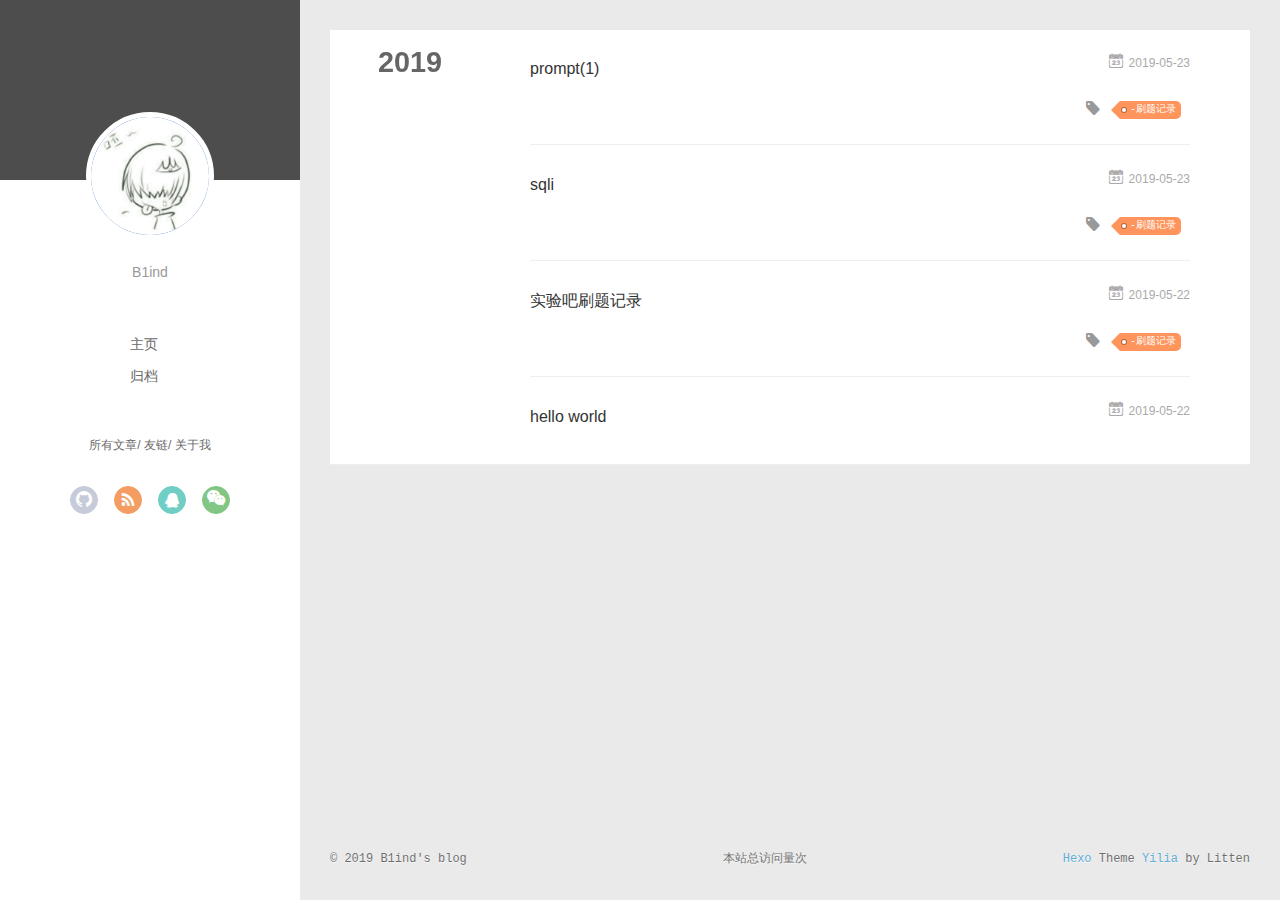
<file: archives/2019/05/index.html>
<!DOCTYPE html>
<html>
<head><meta name="generator" content="Hexo 3.8.0">
  <meta charset="utf-8">
  
  <meta name="renderer" content="webkit">
  <meta http-equiv="X-UA-Compatible" content="IE=edge">
  <link rel="dns-prefetch" href="http://yoursite.com">
  <title>Archives: 2019/5 | B1ind&#39;s blog</title>
  <meta name="viewport" content="width=device-width, initial-scale=1, maximum-scale=1">
  <meta name="description" content="搭博客好难啊">
<meta name="keywords" content="web">
<meta property="og:type" content="website">
<meta property="og:title" content="B1ind&#39;s blog">
<meta property="og:url" content="http://yoursite.com/archives/2019/05/index.html">
<meta property="og:site_name" content="B1ind&#39;s blog">
<meta property="og:description" content="搭博客好难啊">
<meta property="og:locale" content="中文">
<meta name="twitter:card" content="summary">
<meta name="twitter:title" content="B1ind&#39;s blog">
<meta name="twitter:description" content="搭博客好难啊">
  
    <link rel="alternative" href="/atom.xml" title="B1ind&#39;s blog" type="application/atom+xml">
  
  
    <link rel="icon" href="/favicon.png">
  
  <link rel="stylesheet" type="text/css" href="/./main.0cf68a.css">
  <style type="text/css">
  
    #container.show {
      background: linear-gradient(200deg,#a0cfe4,#e8c37e);
    }
  </style>
  

  

</head>
</html>
<body>
  <div id="container" q-class="show:isCtnShow">
    <canvas id="anm-canvas" class="anm-canvas"></canvas>
    <div class="left-col" q-class="show:isShow">
      
<div class="overlay" style="background: #4d4d4d"></div>
<div class="intrude-less">
	<header id="header" class="inner">
		<a href="/" class="profilepic">
			<img src="/img/head.jpg" class="js-avatar">
		</a>
		<hgroup>
		  <h1 class="header-author"><a href="/"></a></h1>
		</hgroup>
		
		<p class="header-subtitle">B1ind</p>
		

		<nav class="header-menu">
			<ul>
			
				<li><a href="/">主页</a></li>
	        
				<li><a href="/archives/index.html">归档</a></li>
	        
			</ul>
		</nav>
		<nav class="header-smart-menu">
    		
    			
    			<a q-on="click: openSlider(e, 'innerArchive')" href="javascript:void(0)">所有文章</a>
    			
            
    			
    			<a q-on="click: openSlider(e, 'friends')" href="javascript:void(0)">友链</a>
    			
            
    			
    			<a q-on="click: openSlider(e, 'aboutme')" href="javascript:void(0)">关于我</a>
    			
            
		</nav>
		<nav class="header-nav">
			<div class="social">
				
					<a class="github" target="_blank" href="#" title="github"><i class="icon-github"></i></a>
		        
					<a class="rss" target="_blank" href="#" title="rss"><i class="icon-rss"></i></a>
		        
					<a class="qq" target="_blank" href="/984231098" title="qq"><i class="icon-qq"></i></a>
		        
					<a class="weixin" target="_blank" href="/984231098" title="weixin"><i class="icon-weixin"></i></a>
		        
			</div>
		</nav>
	</header>		
</div>

    </div>
    <div class="mid-col" q-class="show:isShow,hide:isShow|isFalse">
      
<nav id="mobile-nav">
  	<div class="overlay js-overlay" style="background: #4d4d4d"></div>
	<div class="btnctn js-mobile-btnctn">
  		<div class="slider-trigger list" q-on="click: openSlider(e)"><i class="icon icon-sort"></i></div>
	</div>
	<div class="intrude-less">
		<header id="header" class="inner">
			<div class="profilepic">
				<img src="/img/head.jpg" class="js-avatar">
			</div>
			<hgroup>
			  <h1 class="header-author js-header-author"></h1>
			</hgroup>
			
			<p class="header-subtitle"><i class="icon icon-quo-left"></i>B1ind<i class="icon icon-quo-right"></i></p>
			
			
			
				
			
				
			
			
			
			<nav class="header-nav">
				<div class="social">
					
						<a class="github" target="_blank" href="#" title="github"><i class="icon-github"></i></a>
			        
						<a class="rss" target="_blank" href="#" title="rss"><i class="icon-rss"></i></a>
			        
						<a class="qq" target="_blank" href="/984231098" title="qq"><i class="icon-qq"></i></a>
			        
						<a class="weixin" target="_blank" href="/984231098" title="weixin"><i class="icon-weixin"></i></a>
			        
				</div>
			</nav>

			<nav class="header-menu js-header-menu">
				<ul style="width: 50%">
				
				
					<li style="width: 50%"><a href="/">主页</a></li>
		        
					<li style="width: 50%"><a href="/archives/index.html">归档</a></li>
		        
				</ul>
			</nav>
		</header>				
	</div>
	<div class="mobile-mask" style="display:none" q-show="isShow"></div>
</nav>

      <div id="wrapper" class="body-wrap">
        <div class="menu-l">
          <div class="canvas-wrap">
            <canvas data-colors="#eaeaea" data-sectionHeight="100" data-contentId="js-content" id="myCanvas1" class="anm-canvas"></canvas>
          </div>
          <div id="js-content" class="content-ll">
            
  
  
    
    
      
      
      <section class="archives-wrap">
        <div class="archive-year-wrap">
          <a href="/archives/2019" class="archive-year">2019</a>
        </div>
        <div class="archives">
    
    <article class="archive-article archive-type-post">
  <div class="archive-article-inner">
    <header class="archive-article-header">
      	<div class="article-meta">
	      	<a href="/2019/05/23/prompt-1/" class="archive-article-date">
  	<time datetime="2019-05-23T12:28:42.000Z" itemprop="datePublished"><i class="icon-calendar icon"></i>2019-05-23</time>
</a>
        </div>
    	 
  
    <h1 itemprop="name">
      <a class="archive-article-title" href="/2019/05/23/prompt-1/">prompt(1)</a>
    </h1>
  

        <div class="article-info info-on-right">
          
	<div class="article-tag tagcloud">
		<i class="icon-price-tags icon"></i>
		<ul class="article-tag-list">
			 
        		<li class="article-tag-list-item">
        			<a href="javascript:void(0)" class="js-tag article-tag-list-link color1">-刷题记录</a>
        		</li>
      		
		</ul>
	</div>

          

        </div>
        <div class="clearfix"></div>
    </header>
  </div>
</article>
  
    
    
    <article class="archive-article archive-type-post">
  <div class="archive-article-inner">
    <header class="archive-article-header">
      	<div class="article-meta">
	      	<a href="/2019/05/23/sqli/" class="archive-article-date">
  	<time datetime="2019-05-23T06:59:33.000Z" itemprop="datePublished"><i class="icon-calendar icon"></i>2019-05-23</time>
</a>
        </div>
    	 
  
    <h1 itemprop="name">
      <a class="archive-article-title" href="/2019/05/23/sqli/">sqli</a>
    </h1>
  

        <div class="article-info info-on-right">
          
	<div class="article-tag tagcloud">
		<i class="icon-price-tags icon"></i>
		<ul class="article-tag-list">
			 
        		<li class="article-tag-list-item">
        			<a href="javascript:void(0)" class="js-tag article-tag-list-link color1">-刷题记录</a>
        		</li>
      		
		</ul>
	</div>

          

        </div>
        <div class="clearfix"></div>
    </header>
  </div>
</article>
  
    
    
    <article class="archive-article archive-type-post">
  <div class="archive-article-inner">
    <header class="archive-article-header">
      	<div class="article-meta">
	      	<a href="/2019/05/22/实验吧刷题记录/" class="archive-article-date">
  	<time datetime="2019-05-22T12:05:50.000Z" itemprop="datePublished"><i class="icon-calendar icon"></i>2019-05-22</time>
</a>
        </div>
    	 
  
    <h1 itemprop="name">
      <a class="archive-article-title" href="/2019/05/22/实验吧刷题记录/">实验吧刷题记录</a>
    </h1>
  

        <div class="article-info info-on-right">
          
	<div class="article-tag tagcloud">
		<i class="icon-price-tags icon"></i>
		<ul class="article-tag-list">
			 
        		<li class="article-tag-list-item">
        			<a href="javascript:void(0)" class="js-tag article-tag-list-link color1">-刷题记录</a>
        		</li>
      		
		</ul>
	</div>

          

        </div>
        <div class="clearfix"></div>
    </header>
  </div>
</article>
  
    
    
    <article class="archive-article archive-type-post">
  <div class="archive-article-inner">
    <header class="archive-article-header">
      	<div class="article-meta">
	      	<a href="/2019/05/22/hello-world/" class="archive-article-date">
  	<time datetime="2019-05-22T11:16:38.000Z" itemprop="datePublished"><i class="icon-calendar icon"></i>2019-05-22</time>
</a>
        </div>
    	 
  
    <h1 itemprop="name">
      <a class="archive-article-title" href="/2019/05/22/hello-world/">hello world</a>
    </h1>
  

        <div class="article-info info-on-right">
          
          

        </div>
        <div class="clearfix"></div>
    </header>
  </div>
</article>
  
  
    </div></section>
  

    


          </div>
        </div>
      </div>
      <footer id="footer">
  <div class="outer">
    <div id="footer-info">
    	<div class="footer-left">
    		&copy; 2019 B1ind&#39;s blog
    	</div>
      	<div class="footer-right">
      		<a href="http://hexo.io/" target="_blank">Hexo</a>  Theme <a href="https://github.com/litten/hexo-theme-yilia" target="_blank">Yilia</a> by Litten
      	</div>
		<script async src="//busuanzi.ibruce.info/busuanzi/2.3/busuanzi.pure.mini.js"></script>
        <span id="busuanzi_container_site_pv">本站总访问量<span id="busuanzi_value_site_pv"></span>次</span>
    </div>
  </div>
</footer>
    </div>
    <script>
	var yiliaConfig = {
		mathjax: true,
		isHome: false,
		isPost: false,
		isArchive: true,
		isTag: false,
		isCategory: false,
		open_in_new: false,
		toc_hide_index: true,
		root: "/",
		innerArchive: true,
		showTags: false
	}
</script>

<script>!function(t){function n(e){if(r[e])return r[e].exports;var i=r[e]={exports:{},id:e,loaded:!1};return t[e].call(i.exports,i,i.exports,n),i.loaded=!0,i.exports}var r={};n.m=t,n.c=r,n.p="./",n(0)}([function(t,n,r){r(195),t.exports=r(191)},function(t,n,r){var e=r(3),i=r(52),o=r(27),u=r(28),c=r(53),f="prototype",a=function(t,n,r){var s,l,h,v,p=t&a.F,d=t&a.G,y=t&a.S,g=t&a.P,b=t&a.B,m=d?e:y?e[n]||(e[n]={}):(e[n]||{})[f],x=d?i:i[n]||(i[n]={}),w=x[f]||(x[f]={});d&&(r=n);for(s in r)l=!p&&m&&void 0!==m[s],h=(l?m:r)[s],v=b&&l?c(h,e):g&&"function"==typeof h?c(Function.call,h):h,m&&u(m,s,h,t&a.U),x[s]!=h&&o(x,s,v),g&&w[s]!=h&&(w[s]=h)};e.core=i,a.F=1,a.G=2,a.S=4,a.P=8,a.B=16,a.W=32,a.U=64,a.R=128,t.exports=a},function(t,n,r){var e=r(6);t.exports=function(t){if(!e(t))throw TypeError(t+" is not an object!");return t}},function(t,n){var r=t.exports="undefined"!=typeof window&&window.Math==Math?window:"undefined"!=typeof self&&self.Math==Math?self:Function("return this")();"number"==typeof __g&&(__g=r)},function(t,n){t.exports=function(t){try{return!!t()}catch(t){return!0}}},function(t,n){var r=t.exports="undefined"!=typeof window&&window.Math==Math?window:"undefined"!=typeof self&&self.Math==Math?self:Function("return this")();"number"==typeof __g&&(__g=r)},function(t,n){t.exports=function(t){return"object"==typeof t?null!==t:"function"==typeof t}},function(t,n,r){var e=r(126)("wks"),i=r(76),o=r(3).Symbol,u="function"==typeof o;(t.exports=function(t){return e[t]||(e[t]=u&&o[t]||(u?o:i)("Symbol."+t))}).store=e},function(t,n){var r={}.hasOwnProperty;t.exports=function(t,n){return r.call(t,n)}},function(t,n,r){var e=r(94),i=r(33);t.exports=function(t){return e(i(t))}},function(t,n,r){t.exports=!r(4)(function(){return 7!=Object.defineProperty({},"a",{get:function(){return 7}}).a})},function(t,n,r){var e=r(2),i=r(167),o=r(50),u=Object.defineProperty;n.f=r(10)?Object.defineProperty:function(t,n,r){if(e(t),n=o(n,!0),e(r),i)try{return u(t,n,r)}catch(t){}if("get"in r||"set"in r)throw TypeError("Accessors not supported!");return"value"in r&&(t[n]=r.value),t}},function(t,n,r){t.exports=!r(18)(function(){return 7!=Object.defineProperty({},"a",{get:function(){return 7}}).a})},function(t,n,r){var e=r(14),i=r(22);t.exports=r(12)?function(t,n,r){return e.f(t,n,i(1,r))}:function(t,n,r){return t[n]=r,t}},function(t,n,r){var e=r(20),i=r(58),o=r(42),u=Object.defineProperty;n.f=r(12)?Object.defineProperty:function(t,n,r){if(e(t),n=o(n,!0),e(r),i)try{return u(t,n,r)}catch(t){}if("get"in r||"set"in r)throw TypeError("Accessors not supported!");return"value"in r&&(t[n]=r.value),t}},function(t,n,r){var e=r(40)("wks"),i=r(23),o=r(5).Symbol,u="function"==typeof o;(t.exports=function(t){return e[t]||(e[t]=u&&o[t]||(u?o:i)("Symbol."+t))}).store=e},function(t,n,r){var e=r(67),i=Math.min;t.exports=function(t){return t>0?i(e(t),9007199254740991):0}},function(t,n,r){var e=r(46);t.exports=function(t){return Object(e(t))}},function(t,n){t.exports=function(t){try{return!!t()}catch(t){return!0}}},function(t,n,r){var e=r(63),i=r(34);t.exports=Object.keys||function(t){return e(t,i)}},function(t,n,r){var e=r(21);t.exports=function(t){if(!e(t))throw TypeError(t+" is not an object!");return t}},function(t,n){t.exports=function(t){return"object"==typeof t?null!==t:"function"==typeof t}},function(t,n){t.exports=function(t,n){return{enumerable:!(1&t),configurable:!(2&t),writable:!(4&t),value:n}}},function(t,n){var r=0,e=Math.random();t.exports=function(t){return"Symbol(".concat(void 0===t?"":t,")_",(++r+e).toString(36))}},function(t,n){var r={}.hasOwnProperty;t.exports=function(t,n){return r.call(t,n)}},function(t,n){var r=t.exports={version:"2.4.0"};"number"==typeof __e&&(__e=r)},function(t,n){t.exports=function(t){if("function"!=typeof t)throw TypeError(t+" is not a function!");return t}},function(t,n,r){var e=r(11),i=r(66);t.exports=r(10)?function(t,n,r){return e.f(t,n,i(1,r))}:function(t,n,r){return t[n]=r,t}},function(t,n,r){var e=r(3),i=r(27),o=r(24),u=r(76)("src"),c="toString",f=Function[c],a=(""+f).split(c);r(52).inspectSource=function(t){return f.call(t)},(t.exports=function(t,n,r,c){var f="function"==typeof r;f&&(o(r,"name")||i(r,"name",n)),t[n]!==r&&(f&&(o(r,u)||i(r,u,t[n]?""+t[n]:a.join(String(n)))),t===e?t[n]=r:c?t[n]?t[n]=r:i(t,n,r):(delete t[n],i(t,n,r)))})(Function.prototype,c,function(){return"function"==typeof this&&this[u]||f.call(this)})},function(t,n,r){var e=r(1),i=r(4),o=r(46),u=function(t,n,r,e){var i=String(o(t)),u="<"+n;return""!==r&&(u+=" "+r+'="'+String(e).replace(/"/g,"&quot;")+'"'),u+">"+i+"</"+n+">"};t.exports=function(t,n){var r={};r[t]=n(u),e(e.P+e.F*i(function(){var n=""[t]('"');return n!==n.toLowerCase()||n.split('"').length>3}),"String",r)}},function(t,n,r){var e=r(115),i=r(46);t.exports=function(t){return e(i(t))}},function(t,n,r){var e=r(116),i=r(66),o=r(30),u=r(50),c=r(24),f=r(167),a=Object.getOwnPropertyDescriptor;n.f=r(10)?a:function(t,n){if(t=o(t),n=u(n,!0),f)try{return a(t,n)}catch(t){}if(c(t,n))return i(!e.f.call(t,n),t[n])}},function(t,n,r){var e=r(24),i=r(17),o=r(145)("IE_PROTO"),u=Object.prototype;t.exports=Object.getPrototypeOf||function(t){return t=i(t),e(t,o)?t[o]:"function"==typeof t.constructor&&t instanceof t.constructor?t.constructor.prototype:t instanceof Object?u:null}},function(t,n){t.exports=function(t){if(void 0==t)throw TypeError("Can't call method on  "+t);return t}},function(t,n){t.exports="constructor,hasOwnProperty,isPrototypeOf,propertyIsEnumerable,toLocaleString,toString,valueOf".split(",")},function(t,n){t.exports={}},function(t,n){t.exports=!0},function(t,n){n.f={}.propertyIsEnumerable},function(t,n,r){var e=r(14).f,i=r(8),o=r(15)("toStringTag");t.exports=function(t,n,r){t&&!i(t=r?t:t.prototype,o)&&e(t,o,{configurable:!0,value:n})}},function(t,n,r){var e=r(40)("keys"),i=r(23);t.exports=function(t){return e[t]||(e[t]=i(t))}},function(t,n,r){var e=r(5),i="__core-js_shared__",o=e[i]||(e[i]={});t.exports=function(t){return o[t]||(o[t]={})}},function(t,n){var r=Math.ceil,e=Math.floor;t.exports=function(t){return isNaN(t=+t)?0:(t>0?e:r)(t)}},function(t,n,r){var e=r(21);t.exports=function(t,n){if(!e(t))return t;var r,i;if(n&&"function"==typeof(r=t.toString)&&!e(i=r.call(t)))return i;if("function"==typeof(r=t.valueOf)&&!e(i=r.call(t)))return i;if(!n&&"function"==typeof(r=t.toString)&&!e(i=r.call(t)))return i;throw TypeError("Can't convert object to primitive value")}},function(t,n,r){var e=r(5),i=r(25),o=r(36),u=r(44),c=r(14).f;t.exports=function(t){var n=i.Symbol||(i.Symbol=o?{}:e.Symbol||{});"_"==t.charAt(0)||t in n||c(n,t,{value:u.f(t)})}},function(t,n,r){n.f=r(15)},function(t,n){var r={}.toString;t.exports=function(t){return r.call(t).slice(8,-1)}},function(t,n){t.exports=function(t){if(void 0==t)throw TypeError("Can't call method on  "+t);return t}},function(t,n,r){var e=r(4);t.exports=function(t,n){return!!t&&e(function(){n?t.call(null,function(){},1):t.call(null)})}},function(t,n,r){var e=r(53),i=r(115),o=r(17),u=r(16),c=r(203);t.exports=function(t,n){var r=1==t,f=2==t,a=3==t,s=4==t,l=6==t,h=5==t||l,v=n||c;return function(n,c,p){for(var d,y,g=o(n),b=i(g),m=e(c,p,3),x=u(b.length),w=0,S=r?v(n,x):f?v(n,0):void 0;x>w;w++)if((h||w in b)&&(d=b[w],y=m(d,w,g),t))if(r)S[w]=y;else if(y)switch(t){case 3:return!0;case 5:return d;case 6:return w;case 2:S.push(d)}else if(s)return!1;return l?-1:a||s?s:S}}},function(t,n,r){var e=r(1),i=r(52),o=r(4);t.exports=function(t,n){var r=(i.Object||{})[t]||Object[t],u={};u[t]=n(r),e(e.S+e.F*o(function(){r(1)}),"Object",u)}},function(t,n,r){var e=r(6);t.exports=function(t,n){if(!e(t))return t;var r,i;if(n&&"function"==typeof(r=t.toString)&&!e(i=r.call(t)))return i;if("function"==typeof(r=t.valueOf)&&!e(i=r.call(t)))return i;if(!n&&"function"==typeof(r=t.toString)&&!e(i=r.call(t)))return i;throw TypeError("Can't convert object to primitive value")}},function(t,n,r){var e=r(5),i=r(25),o=r(91),u=r(13),c="prototype",f=function(t,n,r){var a,s,l,h=t&f.F,v=t&f.G,p=t&f.S,d=t&f.P,y=t&f.B,g=t&f.W,b=v?i:i[n]||(i[n]={}),m=b[c],x=v?e:p?e[n]:(e[n]||{})[c];v&&(r=n);for(a in r)(s=!h&&x&&void 0!==x[a])&&a in b||(l=s?x[a]:r[a],b[a]=v&&"function"!=typeof x[a]?r[a]:y&&s?o(l,e):g&&x[a]==l?function(t){var n=function(n,r,e){if(this instanceof t){switch(arguments.length){case 0:return new t;case 1:return new t(n);case 2:return new t(n,r)}return new t(n,r,e)}return t.apply(this,arguments)};return n[c]=t[c],n}(l):d&&"function"==typeof l?o(Function.call,l):l,d&&((b.virtual||(b.virtual={}))[a]=l,t&f.R&&m&&!m[a]&&u(m,a,l)))};f.F=1,f.G=2,f.S=4,f.P=8,f.B=16,f.W=32,f.U=64,f.R=128,t.exports=f},function(t,n){var r=t.exports={version:"2.4.0"};"number"==typeof __e&&(__e=r)},function(t,n,r){var e=r(26);t.exports=function(t,n,r){if(e(t),void 0===n)return t;switch(r){case 1:return function(r){return t.call(n,r)};case 2:return function(r,e){return t.call(n,r,e)};case 3:return function(r,e,i){return t.call(n,r,e,i)}}return function(){return t.apply(n,arguments)}}},function(t,n,r){var e=r(183),i=r(1),o=r(126)("metadata"),u=o.store||(o.store=new(r(186))),c=function(t,n,r){var i=u.get(t);if(!i){if(!r)return;u.set(t,i=new e)}var o=i.get(n);if(!o){if(!r)return;i.set(n,o=new e)}return o},f=function(t,n,r){var e=c(n,r,!1);return void 0!==e&&e.has(t)},a=function(t,n,r){var e=c(n,r,!1);return void 0===e?void 0:e.get(t)},s=function(t,n,r,e){c(r,e,!0).set(t,n)},l=function(t,n){var r=c(t,n,!1),e=[];return r&&r.forEach(function(t,n){e.push(n)}),e},h=function(t){return void 0===t||"symbol"==typeof t?t:String(t)},v=function(t){i(i.S,"Reflect",t)};t.exports={store:u,map:c,has:f,get:a,set:s,keys:l,key:h,exp:v}},function(t,n,r){"use strict";if(r(10)){var e=r(69),i=r(3),o=r(4),u=r(1),c=r(127),f=r(152),a=r(53),s=r(68),l=r(66),h=r(27),v=r(73),p=r(67),d=r(16),y=r(75),g=r(50),b=r(24),m=r(180),x=r(114),w=r(6),S=r(17),_=r(137),O=r(70),E=r(32),P=r(71).f,j=r(154),F=r(76),M=r(7),A=r(48),N=r(117),T=r(146),I=r(155),k=r(80),L=r(123),R=r(74),C=r(130),D=r(160),U=r(11),W=r(31),G=U.f,B=W.f,V=i.RangeError,z=i.TypeError,q=i.Uint8Array,K="ArrayBuffer",J="Shared"+K,Y="BYTES_PER_ELEMENT",H="prototype",$=Array[H],X=f.ArrayBuffer,Q=f.DataView,Z=A(0),tt=A(2),nt=A(3),rt=A(4),et=A(5),it=A(6),ot=N(!0),ut=N(!1),ct=I.values,ft=I.keys,at=I.entries,st=$.lastIndexOf,lt=$.reduce,ht=$.reduceRight,vt=$.join,pt=$.sort,dt=$.slice,yt=$.toString,gt=$.toLocaleString,bt=M("iterator"),mt=M("toStringTag"),xt=F("typed_constructor"),wt=F("def_constructor"),St=c.CONSTR,_t=c.TYPED,Ot=c.VIEW,Et="Wrong length!",Pt=A(1,function(t,n){return Tt(T(t,t[wt]),n)}),jt=o(function(){return 1===new q(new Uint16Array([1]).buffer)[0]}),Ft=!!q&&!!q[H].set&&o(function(){new q(1).set({})}),Mt=function(t,n){if(void 0===t)throw z(Et);var r=+t,e=d(t);if(n&&!m(r,e))throw V(Et);return e},At=function(t,n){var r=p(t);if(r<0||r%n)throw V("Wrong offset!");return r},Nt=function(t){if(w(t)&&_t in t)return t;throw z(t+" is not a typed array!")},Tt=function(t,n){if(!(w(t)&&xt in t))throw z("It is not a typed array constructor!");return new t(n)},It=function(t,n){return kt(T(t,t[wt]),n)},kt=function(t,n){for(var r=0,e=n.length,i=Tt(t,e);e>r;)i[r]=n[r++];return i},Lt=function(t,n,r){G(t,n,{get:function(){return this._d[r]}})},Rt=function(t){var n,r,e,i,o,u,c=S(t),f=arguments.length,s=f>1?arguments[1]:void 0,l=void 0!==s,h=j(c);if(void 0!=h&&!_(h)){for(u=h.call(c),e=[],n=0;!(o=u.next()).done;n++)e.push(o.value);c=e}for(l&&f>2&&(s=a(s,arguments[2],2)),n=0,r=d(c.length),i=Tt(this,r);r>n;n++)i[n]=l?s(c[n],n):c[n];return i},Ct=function(){for(var t=0,n=arguments.length,r=Tt(this,n);n>t;)r[t]=arguments[t++];return r},Dt=!!q&&o(function(){gt.call(new q(1))}),Ut=function(){return gt.apply(Dt?dt.call(Nt(this)):Nt(this),arguments)},Wt={copyWithin:function(t,n){return D.call(Nt(this),t,n,arguments.length>2?arguments[2]:void 0)},every:function(t){return rt(Nt(this),t,arguments.length>1?arguments[1]:void 0)},fill:function(t){return C.apply(Nt(this),arguments)},filter:function(t){return It(this,tt(Nt(this),t,arguments.length>1?arguments[1]:void 0))},find:function(t){return et(Nt(this),t,arguments.length>1?arguments[1]:void 0)},findIndex:function(t){return it(Nt(this),t,arguments.length>1?arguments[1]:void 0)},forEach:function(t){Z(Nt(this),t,arguments.length>1?arguments[1]:void 0)},indexOf:function(t){return ut(Nt(this),t,arguments.length>1?arguments[1]:void 0)},includes:function(t){return ot(Nt(this),t,arguments.length>1?arguments[1]:void 0)},join:function(t){return vt.apply(Nt(this),arguments)},lastIndexOf:function(t){return st.apply(Nt(this),arguments)},map:function(t){return Pt(Nt(this),t,arguments.length>1?arguments[1]:void 0)},reduce:function(t){return lt.apply(Nt(this),arguments)},reduceRight:function(t){return ht.apply(Nt(this),arguments)},reverse:function(){for(var t,n=this,r=Nt(n).length,e=Math.floor(r/2),i=0;i<e;)t=n[i],n[i++]=n[--r],n[r]=t;return n},some:function(t){return nt(Nt(this),t,arguments.length>1?arguments[1]:void 0)},sort:function(t){return pt.call(Nt(this),t)},subarray:function(t,n){var r=Nt(this),e=r.length,i=y(t,e);return new(T(r,r[wt]))(r.buffer,r.byteOffset+i*r.BYTES_PER_ELEMENT,d((void 0===n?e:y(n,e))-i))}},Gt=function(t,n){return It(this,dt.call(Nt(this),t,n))},Bt=function(t){Nt(this);var n=At(arguments[1],1),r=this.length,e=S(t),i=d(e.length),o=0;if(i+n>r)throw V(Et);for(;o<i;)this[n+o]=e[o++]},Vt={entries:function(){return at.call(Nt(this))},keys:function(){return ft.call(Nt(this))},values:function(){return ct.call(Nt(this))}},zt=function(t,n){return w(t)&&t[_t]&&"symbol"!=typeof n&&n in t&&String(+n)==String(n)},qt=function(t,n){return zt(t,n=g(n,!0))?l(2,t[n]):B(t,n)},Kt=function(t,n,r){return!(zt(t,n=g(n,!0))&&w(r)&&b(r,"value"))||b(r,"get")||b(r,"set")||r.configurable||b(r,"writable")&&!r.writable||b(r,"enumerable")&&!r.enumerable?G(t,n,r):(t[n]=r.value,t)};St||(W.f=qt,U.f=Kt),u(u.S+u.F*!St,"Object",{getOwnPropertyDescriptor:qt,defineProperty:Kt}),o(function(){yt.call({})})&&(yt=gt=function(){return vt.call(this)});var Jt=v({},Wt);v(Jt,Vt),h(Jt,bt,Vt.values),v(Jt,{slice:Gt,set:Bt,constructor:function(){},toString:yt,toLocaleString:Ut}),Lt(Jt,"buffer","b"),Lt(Jt,"byteOffset","o"),Lt(Jt,"byteLength","l"),Lt(Jt,"length","e"),G(Jt,mt,{get:function(){return this[_t]}}),t.exports=function(t,n,r,f){f=!!f;var a=t+(f?"Clamped":"")+"Array",l="Uint8Array"!=a,v="get"+t,p="set"+t,y=i[a],g=y||{},b=y&&E(y),m=!y||!c.ABV,S={},_=y&&y[H],j=function(t,r){var e=t._d;return e.v[v](r*n+e.o,jt)},F=function(t,r,e){var i=t._d;f&&(e=(e=Math.round(e))<0?0:e>255?255:255&e),i.v[p](r*n+i.o,e,jt)},M=function(t,n){G(t,n,{get:function(){return j(this,n)},set:function(t){return F(this,n,t)},enumerable:!0})};m?(y=r(function(t,r,e,i){s(t,y,a,"_d");var o,u,c,f,l=0,v=0;if(w(r)){if(!(r instanceof X||(f=x(r))==K||f==J))return _t in r?kt(y,r):Rt.call(y,r);o=r,v=At(e,n);var p=r.byteLength;if(void 0===i){if(p%n)throw V(Et);if((u=p-v)<0)throw V(Et)}else if((u=d(i)*n)+v>p)throw V(Et);c=u/n}else c=Mt(r,!0),u=c*n,o=new X(u);for(h(t,"_d",{b:o,o:v,l:u,e:c,v:new Q(o)});l<c;)M(t,l++)}),_=y[H]=O(Jt),h(_,"constructor",y)):L(function(t){new y(null),new y(t)},!0)||(y=r(function(t,r,e,i){s(t,y,a);var o;return w(r)?r instanceof X||(o=x(r))==K||o==J?void 0!==i?new g(r,At(e,n),i):void 0!==e?new g(r,At(e,n)):new g(r):_t in r?kt(y,r):Rt.call(y,r):new g(Mt(r,l))}),Z(b!==Function.prototype?P(g).concat(P(b)):P(g),function(t){t in y||h(y,t,g[t])}),y[H]=_,e||(_.constructor=y));var A=_[bt],N=!!A&&("values"==A.name||void 0==A.name),T=Vt.values;h(y,xt,!0),h(_,_t,a),h(_,Ot,!0),h(_,wt,y),(f?new y(1)[mt]==a:mt in _)||G(_,mt,{get:function(){return a}}),S[a]=y,u(u.G+u.W+u.F*(y!=g),S),u(u.S,a,{BYTES_PER_ELEMENT:n,from:Rt,of:Ct}),Y in _||h(_,Y,n),u(u.P,a,Wt),R(a),u(u.P+u.F*Ft,a,{set:Bt}),u(u.P+u.F*!N,a,Vt),u(u.P+u.F*(_.toString!=yt),a,{toString:yt}),u(u.P+u.F*o(function(){new y(1).slice()}),a,{slice:Gt}),u(u.P+u.F*(o(function(){return[1,2].toLocaleString()!=new y([1,2]).toLocaleString()})||!o(function(){_.toLocaleString.call([1,2])})),a,{toLocaleString:Ut}),k[a]=N?A:T,e||N||h(_,bt,T)}}else t.exports=function(){}},function(t,n){var r={}.toString;t.exports=function(t){return r.call(t).slice(8,-1)}},function(t,n,r){var e=r(21),i=r(5).document,o=e(i)&&e(i.createElement);t.exports=function(t){return o?i.createElement(t):{}}},function(t,n,r){t.exports=!r(12)&&!r(18)(function(){return 7!=Object.defineProperty(r(57)("div"),"a",{get:function(){return 7}}).a})},function(t,n,r){"use strict";var e=r(36),i=r(51),o=r(64),u=r(13),c=r(8),f=r(35),a=r(96),s=r(38),l=r(103),h=r(15)("iterator"),v=!([].keys&&"next"in[].keys()),p="keys",d="values",y=function(){return this};t.exports=function(t,n,r,g,b,m,x){a(r,n,g);var w,S,_,O=function(t){if(!v&&t in F)return F[t];switch(t){case p:case d:return function(){return new r(this,t)}}return function(){return new r(this,t)}},E=n+" Iterator",P=b==d,j=!1,F=t.prototype,M=F[h]||F["@@iterator"]||b&&F[b],A=M||O(b),N=b?P?O("entries"):A:void 0,T="Array"==n?F.entries||M:M;if(T&&(_=l(T.call(new t)))!==Object.prototype&&(s(_,E,!0),e||c(_,h)||u(_,h,y)),P&&M&&M.name!==d&&(j=!0,A=function(){return M.call(this)}),e&&!x||!v&&!j&&F[h]||u(F,h,A),f[n]=A,f[E]=y,b)if(w={values:P?A:O(d),keys:m?A:O(p),entries:N},x)for(S in w)S in F||o(F,S,w[S]);else i(i.P+i.F*(v||j),n,w);return w}},function(t,n,r){var e=r(20),i=r(100),o=r(34),u=r(39)("IE_PROTO"),c=function(){},f="prototype",a=function(){var t,n=r(57)("iframe"),e=o.length;for(n.style.display="none",r(93).appendChild(n),n.src="javascript:",t=n.contentWindow.document,t.open(),t.write("<script>document.F=Object<\/script>"),t.close(),a=t.F;e--;)delete a[f][o[e]];return a()};t.exports=Object.create||function(t,n){var r;return null!==t?(c[f]=e(t),r=new c,c[f]=null,r[u]=t):r=a(),void 0===n?r:i(r,n)}},function(t,n,r){var e=r(63),i=r(34).concat("length","prototype");n.f=Object.getOwnPropertyNames||function(t){return e(t,i)}},function(t,n){n.f=Object.getOwnPropertySymbols},function(t,n,r){var e=r(8),i=r(9),o=r(90)(!1),u=r(39)("IE_PROTO");t.exports=function(t,n){var r,c=i(t),f=0,a=[];for(r in c)r!=u&&e(c,r)&&a.push(r);for(;n.length>f;)e(c,r=n[f++])&&(~o(a,r)||a.push(r));return a}},function(t,n,r){t.exports=r(13)},function(t,n,r){var e=r(76)("meta"),i=r(6),o=r(24),u=r(11).f,c=0,f=Object.isExtensible||function(){return!0},a=!r(4)(function(){return f(Object.preventExtensions({}))}),s=function(t){u(t,e,{value:{i:"O"+ ++c,w:{}}})},l=function(t,n){if(!i(t))return"symbol"==typeof t?t:("string"==typeof t?"S":"P")+t;if(!o(t,e)){if(!f(t))return"F";if(!n)return"E";s(t)}return t[e].i},h=function(t,n){if(!o(t,e)){if(!f(t))return!0;if(!n)return!1;s(t)}return t[e].w},v=function(t){return a&&p.NEED&&f(t)&&!o(t,e)&&s(t),t},p=t.exports={KEY:e,NEED:!1,fastKey:l,getWeak:h,onFreeze:v}},function(t,n){t.exports=function(t,n){return{enumerable:!(1&t),configurable:!(2&t),writable:!(4&t),value:n}}},function(t,n){var r=Math.ceil,e=Math.floor;t.exports=function(t){return isNaN(t=+t)?0:(t>0?e:r)(t)}},function(t,n){t.exports=function(t,n,r,e){if(!(t instanceof n)||void 0!==e&&e in t)throw TypeError(r+": incorrect invocation!");return t}},function(t,n){t.exports=!1},function(t,n,r){var e=r(2),i=r(173),o=r(133),u=r(145)("IE_PROTO"),c=function(){},f="prototype",a=function(){var t,n=r(132)("iframe"),e=o.length;for(n.style.display="none",r(135).appendChild(n),n.src="javascript:",t=n.contentWindow.document,t.open(),t.write("<script>document.F=Object<\/script>"),t.close(),a=t.F;e--;)delete a[f][o[e]];return a()};t.exports=Object.create||function(t,n){var r;return null!==t?(c[f]=e(t),r=new c,c[f]=null,r[u]=t):r=a(),void 0===n?r:i(r,n)}},function(t,n,r){var e=r(175),i=r(133).concat("length","prototype");n.f=Object.getOwnPropertyNames||function(t){return e(t,i)}},function(t,n,r){var e=r(175),i=r(133);t.exports=Object.keys||function(t){return e(t,i)}},function(t,n,r){var e=r(28);t.exports=function(t,n,r){for(var i in n)e(t,i,n[i],r);return t}},function(t,n,r){"use strict";var e=r(3),i=r(11),o=r(10),u=r(7)("species");t.exports=function(t){var n=e[t];o&&n&&!n[u]&&i.f(n,u,{configurable:!0,get:function(){return this}})}},function(t,n,r){var e=r(67),i=Math.max,o=Math.min;t.exports=function(t,n){return t=e(t),t<0?i(t+n,0):o(t,n)}},function(t,n){var r=0,e=Math.random();t.exports=function(t){return"Symbol(".concat(void 0===t?"":t,")_",(++r+e).toString(36))}},function(t,n,r){var e=r(33);t.exports=function(t){return Object(e(t))}},function(t,n,r){var e=r(7)("unscopables"),i=Array.prototype;void 0==i[e]&&r(27)(i,e,{}),t.exports=function(t){i[e][t]=!0}},function(t,n,r){var e=r(53),i=r(169),o=r(137),u=r(2),c=r(16),f=r(154),a={},s={},n=t.exports=function(t,n,r,l,h){var v,p,d,y,g=h?function(){return t}:f(t),b=e(r,l,n?2:1),m=0;if("function"!=typeof g)throw TypeError(t+" is not iterable!");if(o(g)){for(v=c(t.length);v>m;m++)if((y=n?b(u(p=t[m])[0],p[1]):b(t[m]))===a||y===s)return y}else for(d=g.call(t);!(p=d.next()).done;)if((y=i(d,b,p.value,n))===a||y===s)return y};n.BREAK=a,n.RETURN=s},function(t,n){t.exports={}},function(t,n,r){var e=r(11).f,i=r(24),o=r(7)("toStringTag");t.exports=function(t,n,r){t&&!i(t=r?t:t.prototype,o)&&e(t,o,{configurable:!0,value:n})}},function(t,n,r){var e=r(1),i=r(46),o=r(4),u=r(150),c="["+u+"]",f="​",a=RegExp("^"+c+c+"*"),s=RegExp(c+c+"*$"),l=function(t,n,r){var i={},c=o(function(){return!!u[t]()||f[t]()!=f}),a=i[t]=c?n(h):u[t];r&&(i[r]=a),e(e.P+e.F*c,"String",i)},h=l.trim=function(t,n){return t=String(i(t)),1&n&&(t=t.replace(a,"")),2&n&&(t=t.replace(s,"")),t};t.exports=l},function(t,n,r){t.exports={default:r(86),__esModule:!0}},function(t,n,r){t.exports={default:r(87),__esModule:!0}},function(t,n,r){"use strict";function e(t){return t&&t.__esModule?t:{default:t}}n.__esModule=!0;var i=r(84),o=e(i),u=r(83),c=e(u),f="function"==typeof c.default&&"symbol"==typeof o.default?function(t){return typeof t}:function(t){return t&&"function"==typeof c.default&&t.constructor===c.default&&t!==c.default.prototype?"symbol":typeof t};n.default="function"==typeof c.default&&"symbol"===f(o.default)?function(t){return void 0===t?"undefined":f(t)}:function(t){return t&&"function"==typeof c.default&&t.constructor===c.default&&t!==c.default.prototype?"symbol":void 0===t?"undefined":f(t)}},function(t,n,r){r(110),r(108),r(111),r(112),t.exports=r(25).Symbol},function(t,n,r){r(109),r(113),t.exports=r(44).f("iterator")},function(t,n){t.exports=function(t){if("function"!=typeof t)throw TypeError(t+" is not a function!");return t}},function(t,n){t.exports=function(){}},function(t,n,r){var e=r(9),i=r(106),o=r(105);t.exports=function(t){return function(n,r,u){var c,f=e(n),a=i(f.length),s=o(u,a);if(t&&r!=r){for(;a>s;)if((c=f[s++])!=c)return!0}else for(;a>s;s++)if((t||s in f)&&f[s]===r)return t||s||0;return!t&&-1}}},function(t,n,r){var e=r(88);t.exports=function(t,n,r){if(e(t),void 0===n)return t;switch(r){case 1:return function(r){return t.call(n,r)};case 2:return function(r,e){return t.call(n,r,e)};case 3:return function(r,e,i){return t.call(n,r,e,i)}}return function(){return t.apply(n,arguments)}}},function(t,n,r){var e=r(19),i=r(62),o=r(37);t.exports=function(t){var n=e(t),r=i.f;if(r)for(var u,c=r(t),f=o.f,a=0;c.length>a;)f.call(t,u=c[a++])&&n.push(u);return n}},function(t,n,r){t.exports=r(5).document&&document.documentElement},function(t,n,r){var e=r(56);t.exports=Object("z").propertyIsEnumerable(0)?Object:function(t){return"String"==e(t)?t.split(""):Object(t)}},function(t,n,r){var e=r(56);t.exports=Array.isArray||function(t){return"Array"==e(t)}},function(t,n,r){"use strict";var e=r(60),i=r(22),o=r(38),u={};r(13)(u,r(15)("iterator"),function(){return this}),t.exports=function(t,n,r){t.prototype=e(u,{next:i(1,r)}),o(t,n+" Iterator")}},function(t,n){t.exports=function(t,n){return{value:n,done:!!t}}},function(t,n,r){var e=r(19),i=r(9);t.exports=function(t,n){for(var r,o=i(t),u=e(o),c=u.length,f=0;c>f;)if(o[r=u[f++]]===n)return r}},function(t,n,r){var e=r(23)("meta"),i=r(21),o=r(8),u=r(14).f,c=0,f=Object.isExtensible||function(){return!0},a=!r(18)(function(){return f(Object.preventExtensions({}))}),s=function(t){u(t,e,{value:{i:"O"+ ++c,w:{}}})},l=function(t,n){if(!i(t))return"symbol"==typeof t?t:("string"==typeof t?"S":"P")+t;if(!o(t,e)){if(!f(t))return"F";if(!n)return"E";s(t)}return t[e].i},h=function(t,n){if(!o(t,e)){if(!f(t))return!0;if(!n)return!1;s(t)}return t[e].w},v=function(t){return a&&p.NEED&&f(t)&&!o(t,e)&&s(t),t},p=t.exports={KEY:e,NEED:!1,fastKey:l,getWeak:h,onFreeze:v}},function(t,n,r){var e=r(14),i=r(20),o=r(19);t.exports=r(12)?Object.defineProperties:function(t,n){i(t);for(var r,u=o(n),c=u.length,f=0;c>f;)e.f(t,r=u[f++],n[r]);return t}},function(t,n,r){var e=r(37),i=r(22),o=r(9),u=r(42),c=r(8),f=r(58),a=Object.getOwnPropertyDescriptor;n.f=r(12)?a:function(t,n){if(t=o(t),n=u(n,!0),f)try{return a(t,n)}catch(t){}if(c(t,n))return i(!e.f.call(t,n),t[n])}},function(t,n,r){var e=r(9),i=r(61).f,o={}.toString,u="object"==typeof window&&window&&Object.getOwnPropertyNames?Object.getOwnPropertyNames(window):[],c=function(t){try{return i(t)}catch(t){return u.slice()}};t.exports.f=function(t){return u&&"[object Window]"==o.call(t)?c(t):i(e(t))}},function(t,n,r){var e=r(8),i=r(77),o=r(39)("IE_PROTO"),u=Object.prototype;t.exports=Object.getPrototypeOf||function(t){return t=i(t),e(t,o)?t[o]:"function"==typeof t.constructor&&t instanceof t.constructor?t.constructor.prototype:t instanceof Object?u:null}},function(t,n,r){var e=r(41),i=r(33);t.exports=function(t){return function(n,r){var o,u,c=String(i(n)),f=e(r),a=c.length;return f<0||f>=a?t?"":void 0:(o=c.charCodeAt(f),o<55296||o>56319||f+1===a||(u=c.charCodeAt(f+1))<56320||u>57343?t?c.charAt(f):o:t?c.slice(f,f+2):u-56320+(o-55296<<10)+65536)}}},function(t,n,r){var e=r(41),i=Math.max,o=Math.min;t.exports=function(t,n){return t=e(t),t<0?i(t+n,0):o(t,n)}},function(t,n,r){var e=r(41),i=Math.min;t.exports=function(t){return t>0?i(e(t),9007199254740991):0}},function(t,n,r){"use strict";var e=r(89),i=r(97),o=r(35),u=r(9);t.exports=r(59)(Array,"Array",function(t,n){this._t=u(t),this._i=0,this._k=n},function(){var t=this._t,n=this._k,r=this._i++;return!t||r>=t.length?(this._t=void 0,i(1)):"keys"==n?i(0,r):"values"==n?i(0,t[r]):i(0,[r,t[r]])},"values"),o.Arguments=o.Array,e("keys"),e("values"),e("entries")},function(t,n){},function(t,n,r){"use strict";var e=r(104)(!0);r(59)(String,"String",function(t){this._t=String(t),this._i=0},function(){var t,n=this._t,r=this._i;return r>=n.length?{value:void 0,done:!0}:(t=e(n,r),this._i+=t.length,{value:t,done:!1})})},function(t,n,r){"use strict";var e=r(5),i=r(8),o=r(12),u=r(51),c=r(64),f=r(99).KEY,a=r(18),s=r(40),l=r(38),h=r(23),v=r(15),p=r(44),d=r(43),y=r(98),g=r(92),b=r(95),m=r(20),x=r(9),w=r(42),S=r(22),_=r(60),O=r(102),E=r(101),P=r(14),j=r(19),F=E.f,M=P.f,A=O.f,N=e.Symbol,T=e.JSON,I=T&&T.stringify,k="prototype",L=v("_hidden"),R=v("toPrimitive"),C={}.propertyIsEnumerable,D=s("symbol-registry"),U=s("symbols"),W=s("op-symbols"),G=Object[k],B="function"==typeof N,V=e.QObject,z=!V||!V[k]||!V[k].findChild,q=o&&a(function(){return 7!=_(M({},"a",{get:function(){return M(this,"a",{value:7}).a}})).a})?function(t,n,r){var e=F(G,n);e&&delete G[n],M(t,n,r),e&&t!==G&&M(G,n,e)}:M,K=function(t){var n=U[t]=_(N[k]);return n._k=t,n},J=B&&"symbol"==typeof N.iterator?function(t){return"symbol"==typeof t}:function(t){return t instanceof N},Y=function(t,n,r){return t===G&&Y(W,n,r),m(t),n=w(n,!0),m(r),i(U,n)?(r.enumerable?(i(t,L)&&t[L][n]&&(t[L][n]=!1),r=_(r,{enumerable:S(0,!1)})):(i(t,L)||M(t,L,S(1,{})),t[L][n]=!0),q(t,n,r)):M(t,n,r)},H=function(t,n){m(t);for(var r,e=g(n=x(n)),i=0,o=e.length;o>i;)Y(t,r=e[i++],n[r]);return t},$=function(t,n){return void 0===n?_(t):H(_(t),n)},X=function(t){var n=C.call(this,t=w(t,!0));return!(this===G&&i(U,t)&&!i(W,t))&&(!(n||!i(this,t)||!i(U,t)||i(this,L)&&this[L][t])||n)},Q=function(t,n){if(t=x(t),n=w(n,!0),t!==G||!i(U,n)||i(W,n)){var r=F(t,n);return!r||!i(U,n)||i(t,L)&&t[L][n]||(r.enumerable=!0),r}},Z=function(t){for(var n,r=A(x(t)),e=[],o=0;r.length>o;)i(U,n=r[o++])||n==L||n==f||e.push(n);return e},tt=function(t){for(var n,r=t===G,e=A(r?W:x(t)),o=[],u=0;e.length>u;)!i(U,n=e[u++])||r&&!i(G,n)||o.push(U[n]);return o};B||(N=function(){if(this instanceof N)throw TypeError("Symbol is not a constructor!");var t=h(arguments.length>0?arguments[0]:void 0),n=function(r){this===G&&n.call(W,r),i(this,L)&&i(this[L],t)&&(this[L][t]=!1),q(this,t,S(1,r))};return o&&z&&q(G,t,{configurable:!0,set:n}),K(t)},c(N[k],"toString",function(){return this._k}),E.f=Q,P.f=Y,r(61).f=O.f=Z,r(37).f=X,r(62).f=tt,o&&!r(36)&&c(G,"propertyIsEnumerable",X,!0),p.f=function(t){return K(v(t))}),u(u.G+u.W+u.F*!B,{Symbol:N});for(var nt="hasInstance,isConcatSpreadable,iterator,match,replace,search,species,split,toPrimitive,toStringTag,unscopables".split(","),rt=0;nt.length>rt;)v(nt[rt++]);for(var nt=j(v.store),rt=0;nt.length>rt;)d(nt[rt++]);u(u.S+u.F*!B,"Symbol",{for:function(t){return i(D,t+="")?D[t]:D[t]=N(t)},keyFor:function(t){if(J(t))return y(D,t);throw TypeError(t+" is not a symbol!")},useSetter:function(){z=!0},useSimple:function(){z=!1}}),u(u.S+u.F*!B,"Object",{create:$,defineProperty:Y,defineProperties:H,getOwnPropertyDescriptor:Q,getOwnPropertyNames:Z,getOwnPropertySymbols:tt}),T&&u(u.S+u.F*(!B||a(function(){var t=N();return"[null]"!=I([t])||"{}"!=I({a:t})||"{}"!=I(Object(t))})),"JSON",{stringify:function(t){if(void 0!==t&&!J(t)){for(var n,r,e=[t],i=1;arguments.length>i;)e.push(arguments[i++]);return n=e[1],"function"==typeof n&&(r=n),!r&&b(n)||(n=function(t,n){if(r&&(n=r.call(this,t,n)),!J(n))return n}),e[1]=n,I.apply(T,e)}}}),N[k][R]||r(13)(N[k],R,N[k].valueOf),l(N,"Symbol"),l(Math,"Math",!0),l(e.JSON,"JSON",!0)},function(t,n,r){r(43)("asyncIterator")},function(t,n,r){r(43)("observable")},function(t,n,r){r(107);for(var e=r(5),i=r(13),o=r(35),u=r(15)("toStringTag"),c=["NodeList","DOMTokenList","MediaList","StyleSheetList","CSSRuleList"],f=0;f<5;f++){var a=c[f],s=e[a],l=s&&s.prototype;l&&!l[u]&&i(l,u,a),o[a]=o.Array}},function(t,n,r){var e=r(45),i=r(7)("toStringTag"),o="Arguments"==e(function(){return arguments}()),u=function(t,n){try{return t[n]}catch(t){}};t.exports=function(t){var n,r,c;return void 0===t?"Undefined":null===t?"Null":"string"==typeof(r=u(n=Object(t),i))?r:o?e(n):"Object"==(c=e(n))&&"function"==typeof n.callee?"Arguments":c}},function(t,n,r){var e=r(45);t.exports=Object("z").propertyIsEnumerable(0)?Object:function(t){return"String"==e(t)?t.split(""):Object(t)}},function(t,n){n.f={}.propertyIsEnumerable},function(t,n,r){var e=r(30),i=r(16),o=r(75);t.exports=function(t){return function(n,r,u){var c,f=e(n),a=i(f.length),s=o(u,a);if(t&&r!=r){for(;a>s;)if((c=f[s++])!=c)return!0}else for(;a>s;s++)if((t||s in f)&&f[s]===r)return t||s||0;return!t&&-1}}},function(t,n,r){"use strict";var e=r(3),i=r(1),o=r(28),u=r(73),c=r(65),f=r(79),a=r(68),s=r(6),l=r(4),h=r(123),v=r(81),p=r(136);t.exports=function(t,n,r,d,y,g){var b=e[t],m=b,x=y?"set":"add",w=m&&m.prototype,S={},_=function(t){var n=w[t];o(w,t,"delete"==t?function(t){return!(g&&!s(t))&&n.call(this,0===t?0:t)}:"has"==t?function(t){return!(g&&!s(t))&&n.call(this,0===t?0:t)}:"get"==t?function(t){return g&&!s(t)?void 0:n.call(this,0===t?0:t)}:"add"==t?function(t){return n.call(this,0===t?0:t),this}:function(t,r){return n.call(this,0===t?0:t,r),this})};if("function"==typeof m&&(g||w.forEach&&!l(function(){(new m).entries().next()}))){var O=new m,E=O[x](g?{}:-0,1)!=O,P=l(function(){O.has(1)}),j=h(function(t){new m(t)}),F=!g&&l(function(){for(var t=new m,n=5;n--;)t[x](n,n);return!t.has(-0)});j||(m=n(function(n,r){a(n,m,t);var e=p(new b,n,m);return void 0!=r&&f(r,y,e[x],e),e}),m.prototype=w,w.constructor=m),(P||F)&&(_("delete"),_("has"),y&&_("get")),(F||E)&&_(x),g&&w.clear&&delete w.clear}else m=d.getConstructor(n,t,y,x),u(m.prototype,r),c.NEED=!0;return v(m,t),S[t]=m,i(i.G+i.W+i.F*(m!=b),S),g||d.setStrong(m,t,y),m}},function(t,n,r){"use strict";var e=r(27),i=r(28),o=r(4),u=r(46),c=r(7);t.exports=function(t,n,r){var f=c(t),a=r(u,f,""[t]),s=a[0],l=a[1];o(function(){var n={};return n[f]=function(){return 7},7!=""[t](n)})&&(i(String.prototype,t,s),e(RegExp.prototype,f,2==n?function(t,n){return l.call(t,this,n)}:function(t){return l.call(t,this)}))}
},function(t,n,r){"use strict";var e=r(2);t.exports=function(){var t=e(this),n="";return t.global&&(n+="g"),t.ignoreCase&&(n+="i"),t.multiline&&(n+="m"),t.unicode&&(n+="u"),t.sticky&&(n+="y"),n}},function(t,n){t.exports=function(t,n,r){var e=void 0===r;switch(n.length){case 0:return e?t():t.call(r);case 1:return e?t(n[0]):t.call(r,n[0]);case 2:return e?t(n[0],n[1]):t.call(r,n[0],n[1]);case 3:return e?t(n[0],n[1],n[2]):t.call(r,n[0],n[1],n[2]);case 4:return e?t(n[0],n[1],n[2],n[3]):t.call(r,n[0],n[1],n[2],n[3])}return t.apply(r,n)}},function(t,n,r){var e=r(6),i=r(45),o=r(7)("match");t.exports=function(t){var n;return e(t)&&(void 0!==(n=t[o])?!!n:"RegExp"==i(t))}},function(t,n,r){var e=r(7)("iterator"),i=!1;try{var o=[7][e]();o.return=function(){i=!0},Array.from(o,function(){throw 2})}catch(t){}t.exports=function(t,n){if(!n&&!i)return!1;var r=!1;try{var o=[7],u=o[e]();u.next=function(){return{done:r=!0}},o[e]=function(){return u},t(o)}catch(t){}return r}},function(t,n,r){t.exports=r(69)||!r(4)(function(){var t=Math.random();__defineSetter__.call(null,t,function(){}),delete r(3)[t]})},function(t,n){n.f=Object.getOwnPropertySymbols},function(t,n,r){var e=r(3),i="__core-js_shared__",o=e[i]||(e[i]={});t.exports=function(t){return o[t]||(o[t]={})}},function(t,n,r){for(var e,i=r(3),o=r(27),u=r(76),c=u("typed_array"),f=u("view"),a=!(!i.ArrayBuffer||!i.DataView),s=a,l=0,h="Int8Array,Uint8Array,Uint8ClampedArray,Int16Array,Uint16Array,Int32Array,Uint32Array,Float32Array,Float64Array".split(",");l<9;)(e=i[h[l++]])?(o(e.prototype,c,!0),o(e.prototype,f,!0)):s=!1;t.exports={ABV:a,CONSTR:s,TYPED:c,VIEW:f}},function(t,n){"use strict";var r={versions:function(){var t=window.navigator.userAgent;return{trident:t.indexOf("Trident")>-1,presto:t.indexOf("Presto")>-1,webKit:t.indexOf("AppleWebKit")>-1,gecko:t.indexOf("Gecko")>-1&&-1==t.indexOf("KHTML"),mobile:!!t.match(/AppleWebKit.*Mobile.*/),ios:!!t.match(/\(i[^;]+;( U;)? CPU.+Mac OS X/),android:t.indexOf("Android")>-1||t.indexOf("Linux")>-1,iPhone:t.indexOf("iPhone")>-1||t.indexOf("Mac")>-1,iPad:t.indexOf("iPad")>-1,webApp:-1==t.indexOf("Safari"),weixin:-1==t.indexOf("MicroMessenger")}}()};t.exports=r},function(t,n,r){"use strict";var e=r(85),i=function(t){return t&&t.__esModule?t:{default:t}}(e),o=function(){function t(t,n,e){return n||e?String.fromCharCode(n||e):r[t]||t}function n(t){return e[t]}var r={"&quot;":'"',"&lt;":"<","&gt;":">","&amp;":"&","&nbsp;":" "},e={};for(var u in r)e[r[u]]=u;return r["&apos;"]="'",e["'"]="&#39;",{encode:function(t){return t?(""+t).replace(/['<> "&]/g,n).replace(/\r?\n/g,"<br/>").replace(/\s/g,"&nbsp;"):""},decode:function(n){return n?(""+n).replace(/<br\s*\/?>/gi,"\n").replace(/&quot;|&lt;|&gt;|&amp;|&nbsp;|&apos;|&#(\d+);|&#(\d+)/g,t).replace(/\u00a0/g," "):""},encodeBase16:function(t){if(!t)return t;t+="";for(var n=[],r=0,e=t.length;e>r;r++)n.push(t.charCodeAt(r).toString(16).toUpperCase());return n.join("")},encodeBase16forJSON:function(t){if(!t)return t;t=t.replace(/[\u4E00-\u9FBF]/gi,function(t){return escape(t).replace("%u","\\u")});for(var n=[],r=0,e=t.length;e>r;r++)n.push(t.charCodeAt(r).toString(16).toUpperCase());return n.join("")},decodeBase16:function(t){if(!t)return t;t+="";for(var n=[],r=0,e=t.length;e>r;r+=2)n.push(String.fromCharCode("0x"+t.slice(r,r+2)));return n.join("")},encodeObject:function(t){if(t instanceof Array)for(var n=0,r=t.length;r>n;n++)t[n]=o.encodeObject(t[n]);else if("object"==(void 0===t?"undefined":(0,i.default)(t)))for(var e in t)t[e]=o.encodeObject(t[e]);else if("string"==typeof t)return o.encode(t);return t},loadScript:function(t){var n=document.createElement("script");document.getElementsByTagName("body")[0].appendChild(n),n.setAttribute("src",t)},addLoadEvent:function(t){var n=window.onload;"function"!=typeof window.onload?window.onload=t:window.onload=function(){n(),t()}}}}();t.exports=o},function(t,n,r){"use strict";var e=r(17),i=r(75),o=r(16);t.exports=function(t){for(var n=e(this),r=o(n.length),u=arguments.length,c=i(u>1?arguments[1]:void 0,r),f=u>2?arguments[2]:void 0,a=void 0===f?r:i(f,r);a>c;)n[c++]=t;return n}},function(t,n,r){"use strict";var e=r(11),i=r(66);t.exports=function(t,n,r){n in t?e.f(t,n,i(0,r)):t[n]=r}},function(t,n,r){var e=r(6),i=r(3).document,o=e(i)&&e(i.createElement);t.exports=function(t){return o?i.createElement(t):{}}},function(t,n){t.exports="constructor,hasOwnProperty,isPrototypeOf,propertyIsEnumerable,toLocaleString,toString,valueOf".split(",")},function(t,n,r){var e=r(7)("match");t.exports=function(t){var n=/./;try{"/./"[t](n)}catch(r){try{return n[e]=!1,!"/./"[t](n)}catch(t){}}return!0}},function(t,n,r){t.exports=r(3).document&&document.documentElement},function(t,n,r){var e=r(6),i=r(144).set;t.exports=function(t,n,r){var o,u=n.constructor;return u!==r&&"function"==typeof u&&(o=u.prototype)!==r.prototype&&e(o)&&i&&i(t,o),t}},function(t,n,r){var e=r(80),i=r(7)("iterator"),o=Array.prototype;t.exports=function(t){return void 0!==t&&(e.Array===t||o[i]===t)}},function(t,n,r){var e=r(45);t.exports=Array.isArray||function(t){return"Array"==e(t)}},function(t,n,r){"use strict";var e=r(70),i=r(66),o=r(81),u={};r(27)(u,r(7)("iterator"),function(){return this}),t.exports=function(t,n,r){t.prototype=e(u,{next:i(1,r)}),o(t,n+" Iterator")}},function(t,n,r){"use strict";var e=r(69),i=r(1),o=r(28),u=r(27),c=r(24),f=r(80),a=r(139),s=r(81),l=r(32),h=r(7)("iterator"),v=!([].keys&&"next"in[].keys()),p="keys",d="values",y=function(){return this};t.exports=function(t,n,r,g,b,m,x){a(r,n,g);var w,S,_,O=function(t){if(!v&&t in F)return F[t];switch(t){case p:case d:return function(){return new r(this,t)}}return function(){return new r(this,t)}},E=n+" Iterator",P=b==d,j=!1,F=t.prototype,M=F[h]||F["@@iterator"]||b&&F[b],A=M||O(b),N=b?P?O("entries"):A:void 0,T="Array"==n?F.entries||M:M;if(T&&(_=l(T.call(new t)))!==Object.prototype&&(s(_,E,!0),e||c(_,h)||u(_,h,y)),P&&M&&M.name!==d&&(j=!0,A=function(){return M.call(this)}),e&&!x||!v&&!j&&F[h]||u(F,h,A),f[n]=A,f[E]=y,b)if(w={values:P?A:O(d),keys:m?A:O(p),entries:N},x)for(S in w)S in F||o(F,S,w[S]);else i(i.P+i.F*(v||j),n,w);return w}},function(t,n){var r=Math.expm1;t.exports=!r||r(10)>22025.465794806718||r(10)<22025.465794806718||-2e-17!=r(-2e-17)?function(t){return 0==(t=+t)?t:t>-1e-6&&t<1e-6?t+t*t/2:Math.exp(t)-1}:r},function(t,n){t.exports=Math.sign||function(t){return 0==(t=+t)||t!=t?t:t<0?-1:1}},function(t,n,r){var e=r(3),i=r(151).set,o=e.MutationObserver||e.WebKitMutationObserver,u=e.process,c=e.Promise,f="process"==r(45)(u);t.exports=function(){var t,n,r,a=function(){var e,i;for(f&&(e=u.domain)&&e.exit();t;){i=t.fn,t=t.next;try{i()}catch(e){throw t?r():n=void 0,e}}n=void 0,e&&e.enter()};if(f)r=function(){u.nextTick(a)};else if(o){var s=!0,l=document.createTextNode("");new o(a).observe(l,{characterData:!0}),r=function(){l.data=s=!s}}else if(c&&c.resolve){var h=c.resolve();r=function(){h.then(a)}}else r=function(){i.call(e,a)};return function(e){var i={fn:e,next:void 0};n&&(n.next=i),t||(t=i,r()),n=i}}},function(t,n,r){var e=r(6),i=r(2),o=function(t,n){if(i(t),!e(n)&&null!==n)throw TypeError(n+": can't set as prototype!")};t.exports={set:Object.setPrototypeOf||("__proto__"in{}?function(t,n,e){try{e=r(53)(Function.call,r(31).f(Object.prototype,"__proto__").set,2),e(t,[]),n=!(t instanceof Array)}catch(t){n=!0}return function(t,r){return o(t,r),n?t.__proto__=r:e(t,r),t}}({},!1):void 0),check:o}},function(t,n,r){var e=r(126)("keys"),i=r(76);t.exports=function(t){return e[t]||(e[t]=i(t))}},function(t,n,r){var e=r(2),i=r(26),o=r(7)("species");t.exports=function(t,n){var r,u=e(t).constructor;return void 0===u||void 0==(r=e(u)[o])?n:i(r)}},function(t,n,r){var e=r(67),i=r(46);t.exports=function(t){return function(n,r){var o,u,c=String(i(n)),f=e(r),a=c.length;return f<0||f>=a?t?"":void 0:(o=c.charCodeAt(f),o<55296||o>56319||f+1===a||(u=c.charCodeAt(f+1))<56320||u>57343?t?c.charAt(f):o:t?c.slice(f,f+2):u-56320+(o-55296<<10)+65536)}}},function(t,n,r){var e=r(122),i=r(46);t.exports=function(t,n,r){if(e(n))throw TypeError("String#"+r+" doesn't accept regex!");return String(i(t))}},function(t,n,r){"use strict";var e=r(67),i=r(46);t.exports=function(t){var n=String(i(this)),r="",o=e(t);if(o<0||o==1/0)throw RangeError("Count can't be negative");for(;o>0;(o>>>=1)&&(n+=n))1&o&&(r+=n);return r}},function(t,n){t.exports="\t\n\v\f\r   ᠎             　\u2028\u2029\ufeff"},function(t,n,r){var e,i,o,u=r(53),c=r(121),f=r(135),a=r(132),s=r(3),l=s.process,h=s.setImmediate,v=s.clearImmediate,p=s.MessageChannel,d=0,y={},g="onreadystatechange",b=function(){var t=+this;if(y.hasOwnProperty(t)){var n=y[t];delete y[t],n()}},m=function(t){b.call(t.data)};h&&v||(h=function(t){for(var n=[],r=1;arguments.length>r;)n.push(arguments[r++]);return y[++d]=function(){c("function"==typeof t?t:Function(t),n)},e(d),d},v=function(t){delete y[t]},"process"==r(45)(l)?e=function(t){l.nextTick(u(b,t,1))}:p?(i=new p,o=i.port2,i.port1.onmessage=m,e=u(o.postMessage,o,1)):s.addEventListener&&"function"==typeof postMessage&&!s.importScripts?(e=function(t){s.postMessage(t+"","*")},s.addEventListener("message",m,!1)):e=g in a("script")?function(t){f.appendChild(a("script"))[g]=function(){f.removeChild(this),b.call(t)}}:function(t){setTimeout(u(b,t,1),0)}),t.exports={set:h,clear:v}},function(t,n,r){"use strict";var e=r(3),i=r(10),o=r(69),u=r(127),c=r(27),f=r(73),a=r(4),s=r(68),l=r(67),h=r(16),v=r(71).f,p=r(11).f,d=r(130),y=r(81),g="ArrayBuffer",b="DataView",m="prototype",x="Wrong length!",w="Wrong index!",S=e[g],_=e[b],O=e.Math,E=e.RangeError,P=e.Infinity,j=S,F=O.abs,M=O.pow,A=O.floor,N=O.log,T=O.LN2,I="buffer",k="byteLength",L="byteOffset",R=i?"_b":I,C=i?"_l":k,D=i?"_o":L,U=function(t,n,r){var e,i,o,u=Array(r),c=8*r-n-1,f=(1<<c)-1,a=f>>1,s=23===n?M(2,-24)-M(2,-77):0,l=0,h=t<0||0===t&&1/t<0?1:0;for(t=F(t),t!=t||t===P?(i=t!=t?1:0,e=f):(e=A(N(t)/T),t*(o=M(2,-e))<1&&(e--,o*=2),t+=e+a>=1?s/o:s*M(2,1-a),t*o>=2&&(e++,o/=2),e+a>=f?(i=0,e=f):e+a>=1?(i=(t*o-1)*M(2,n),e+=a):(i=t*M(2,a-1)*M(2,n),e=0));n>=8;u[l++]=255&i,i/=256,n-=8);for(e=e<<n|i,c+=n;c>0;u[l++]=255&e,e/=256,c-=8);return u[--l]|=128*h,u},W=function(t,n,r){var e,i=8*r-n-1,o=(1<<i)-1,u=o>>1,c=i-7,f=r-1,a=t[f--],s=127&a;for(a>>=7;c>0;s=256*s+t[f],f--,c-=8);for(e=s&(1<<-c)-1,s>>=-c,c+=n;c>0;e=256*e+t[f],f--,c-=8);if(0===s)s=1-u;else{if(s===o)return e?NaN:a?-P:P;e+=M(2,n),s-=u}return(a?-1:1)*e*M(2,s-n)},G=function(t){return t[3]<<24|t[2]<<16|t[1]<<8|t[0]},B=function(t){return[255&t]},V=function(t){return[255&t,t>>8&255]},z=function(t){return[255&t,t>>8&255,t>>16&255,t>>24&255]},q=function(t){return U(t,52,8)},K=function(t){return U(t,23,4)},J=function(t,n,r){p(t[m],n,{get:function(){return this[r]}})},Y=function(t,n,r,e){var i=+r,o=l(i);if(i!=o||o<0||o+n>t[C])throw E(w);var u=t[R]._b,c=o+t[D],f=u.slice(c,c+n);return e?f:f.reverse()},H=function(t,n,r,e,i,o){var u=+r,c=l(u);if(u!=c||c<0||c+n>t[C])throw E(w);for(var f=t[R]._b,a=c+t[D],s=e(+i),h=0;h<n;h++)f[a+h]=s[o?h:n-h-1]},$=function(t,n){s(t,S,g);var r=+n,e=h(r);if(r!=e)throw E(x);return e};if(u.ABV){if(!a(function(){new S})||!a(function(){new S(.5)})){S=function(t){return new j($(this,t))};for(var X,Q=S[m]=j[m],Z=v(j),tt=0;Z.length>tt;)(X=Z[tt++])in S||c(S,X,j[X]);o||(Q.constructor=S)}var nt=new _(new S(2)),rt=_[m].setInt8;nt.setInt8(0,2147483648),nt.setInt8(1,2147483649),!nt.getInt8(0)&&nt.getInt8(1)||f(_[m],{setInt8:function(t,n){rt.call(this,t,n<<24>>24)},setUint8:function(t,n){rt.call(this,t,n<<24>>24)}},!0)}else S=function(t){var n=$(this,t);this._b=d.call(Array(n),0),this[C]=n},_=function(t,n,r){s(this,_,b),s(t,S,b);var e=t[C],i=l(n);if(i<0||i>e)throw E("Wrong offset!");if(r=void 0===r?e-i:h(r),i+r>e)throw E(x);this[R]=t,this[D]=i,this[C]=r},i&&(J(S,k,"_l"),J(_,I,"_b"),J(_,k,"_l"),J(_,L,"_o")),f(_[m],{getInt8:function(t){return Y(this,1,t)[0]<<24>>24},getUint8:function(t){return Y(this,1,t)[0]},getInt16:function(t){var n=Y(this,2,t,arguments[1]);return(n[1]<<8|n[0])<<16>>16},getUint16:function(t){var n=Y(this,2,t,arguments[1]);return n[1]<<8|n[0]},getInt32:function(t){return G(Y(this,4,t,arguments[1]))},getUint32:function(t){return G(Y(this,4,t,arguments[1]))>>>0},getFloat32:function(t){return W(Y(this,4,t,arguments[1]),23,4)},getFloat64:function(t){return W(Y(this,8,t,arguments[1]),52,8)},setInt8:function(t,n){H(this,1,t,B,n)},setUint8:function(t,n){H(this,1,t,B,n)},setInt16:function(t,n){H(this,2,t,V,n,arguments[2])},setUint16:function(t,n){H(this,2,t,V,n,arguments[2])},setInt32:function(t,n){H(this,4,t,z,n,arguments[2])},setUint32:function(t,n){H(this,4,t,z,n,arguments[2])},setFloat32:function(t,n){H(this,4,t,K,n,arguments[2])},setFloat64:function(t,n){H(this,8,t,q,n,arguments[2])}});y(S,g),y(_,b),c(_[m],u.VIEW,!0),n[g]=S,n[b]=_},function(t,n,r){var e=r(3),i=r(52),o=r(69),u=r(182),c=r(11).f;t.exports=function(t){var n=i.Symbol||(i.Symbol=o?{}:e.Symbol||{});"_"==t.charAt(0)||t in n||c(n,t,{value:u.f(t)})}},function(t,n,r){var e=r(114),i=r(7)("iterator"),o=r(80);t.exports=r(52).getIteratorMethod=function(t){if(void 0!=t)return t[i]||t["@@iterator"]||o[e(t)]}},function(t,n,r){"use strict";var e=r(78),i=r(170),o=r(80),u=r(30);t.exports=r(140)(Array,"Array",function(t,n){this._t=u(t),this._i=0,this._k=n},function(){var t=this._t,n=this._k,r=this._i++;return!t||r>=t.length?(this._t=void 0,i(1)):"keys"==n?i(0,r):"values"==n?i(0,t[r]):i(0,[r,t[r]])},"values"),o.Arguments=o.Array,e("keys"),e("values"),e("entries")},function(t,n){function r(t,n){t.classList?t.classList.add(n):t.className+=" "+n}t.exports=r},function(t,n){function r(t,n){if(t.classList)t.classList.remove(n);else{var r=new RegExp("(^|\\b)"+n.split(" ").join("|")+"(\\b|$)","gi");t.className=t.className.replace(r," ")}}t.exports=r},function(t,n){function r(){throw new Error("setTimeout has not been defined")}function e(){throw new Error("clearTimeout has not been defined")}function i(t){if(s===setTimeout)return setTimeout(t,0);if((s===r||!s)&&setTimeout)return s=setTimeout,setTimeout(t,0);try{return s(t,0)}catch(n){try{return s.call(null,t,0)}catch(n){return s.call(this,t,0)}}}function o(t){if(l===clearTimeout)return clearTimeout(t);if((l===e||!l)&&clearTimeout)return l=clearTimeout,clearTimeout(t);try{return l(t)}catch(n){try{return l.call(null,t)}catch(n){return l.call(this,t)}}}function u(){d&&v&&(d=!1,v.length?p=v.concat(p):y=-1,p.length&&c())}function c(){if(!d){var t=i(u);d=!0;for(var n=p.length;n;){for(v=p,p=[];++y<n;)v&&v[y].run();y=-1,n=p.length}v=null,d=!1,o(t)}}function f(t,n){this.fun=t,this.array=n}function a(){}var s,l,h=t.exports={};!function(){try{s="function"==typeof setTimeout?setTimeout:r}catch(t){s=r}try{l="function"==typeof clearTimeout?clearTimeout:e}catch(t){l=e}}();var v,p=[],d=!1,y=-1;h.nextTick=function(t){var n=new Array(arguments.length-1);if(arguments.length>1)for(var r=1;r<arguments.length;r++)n[r-1]=arguments[r];p.push(new f(t,n)),1!==p.length||d||i(c)},f.prototype.run=function(){this.fun.apply(null,this.array)},h.title="browser",h.browser=!0,h.env={},h.argv=[],h.version="",h.versions={},h.on=a,h.addListener=a,h.once=a,h.off=a,h.removeListener=a,h.removeAllListeners=a,h.emit=a,h.prependListener=a,h.prependOnceListener=a,h.listeners=function(t){return[]},h.binding=function(t){throw new Error("process.binding is not supported")},h.cwd=function(){return"/"},h.chdir=function(t){throw new Error("process.chdir is not supported")},h.umask=function(){return 0}},function(t,n,r){var e=r(45);t.exports=function(t,n){if("number"!=typeof t&&"Number"!=e(t))throw TypeError(n);return+t}},function(t,n,r){"use strict";var e=r(17),i=r(75),o=r(16);t.exports=[].copyWithin||function(t,n){var r=e(this),u=o(r.length),c=i(t,u),f=i(n,u),a=arguments.length>2?arguments[2]:void 0,s=Math.min((void 0===a?u:i(a,u))-f,u-c),l=1;for(f<c&&c<f+s&&(l=-1,f+=s-1,c+=s-1);s-- >0;)f in r?r[c]=r[f]:delete r[c],c+=l,f+=l;return r}},function(t,n,r){var e=r(79);t.exports=function(t,n){var r=[];return e(t,!1,r.push,r,n),r}},function(t,n,r){var e=r(26),i=r(17),o=r(115),u=r(16);t.exports=function(t,n,r,c,f){e(n);var a=i(t),s=o(a),l=u(a.length),h=f?l-1:0,v=f?-1:1;if(r<2)for(;;){if(h in s){c=s[h],h+=v;break}if(h+=v,f?h<0:l<=h)throw TypeError("Reduce of empty array with no initial value")}for(;f?h>=0:l>h;h+=v)h in s&&(c=n(c,s[h],h,a));return c}},function(t,n,r){"use strict";var e=r(26),i=r(6),o=r(121),u=[].slice,c={},f=function(t,n,r){if(!(n in c)){for(var e=[],i=0;i<n;i++)e[i]="a["+i+"]";c[n]=Function("F,a","return new F("+e.join(",")+")")}return c[n](t,r)};t.exports=Function.bind||function(t){var n=e(this),r=u.call(arguments,1),c=function(){var e=r.concat(u.call(arguments));return this instanceof c?f(n,e.length,e):o(n,e,t)};return i(n.prototype)&&(c.prototype=n.prototype),c}},function(t,n,r){"use strict";var e=r(11).f,i=r(70),o=r(73),u=r(53),c=r(68),f=r(46),a=r(79),s=r(140),l=r(170),h=r(74),v=r(10),p=r(65).fastKey,d=v?"_s":"size",y=function(t,n){var r,e=p(n);if("F"!==e)return t._i[e];for(r=t._f;r;r=r.n)if(r.k==n)return r};t.exports={getConstructor:function(t,n,r,s){var l=t(function(t,e){c(t,l,n,"_i"),t._i=i(null),t._f=void 0,t._l=void 0,t[d]=0,void 0!=e&&a(e,r,t[s],t)});return o(l.prototype,{clear:function(){for(var t=this,n=t._i,r=t._f;r;r=r.n)r.r=!0,r.p&&(r.p=r.p.n=void 0),delete n[r.i];t._f=t._l=void 0,t[d]=0},delete:function(t){var n=this,r=y(n,t);if(r){var e=r.n,i=r.p;delete n._i[r.i],r.r=!0,i&&(i.n=e),e&&(e.p=i),n._f==r&&(n._f=e),n._l==r&&(n._l=i),n[d]--}return!!r},forEach:function(t){c(this,l,"forEach");for(var n,r=u(t,arguments.length>1?arguments[1]:void 0,3);n=n?n.n:this._f;)for(r(n.v,n.k,this);n&&n.r;)n=n.p},has:function(t){return!!y(this,t)}}),v&&e(l.prototype,"size",{get:function(){return f(this[d])}}),l},def:function(t,n,r){var e,i,o=y(t,n);return o?o.v=r:(t._l=o={i:i=p(n,!0),k:n,v:r,p:e=t._l,n:void 0,r:!1},t._f||(t._f=o),e&&(e.n=o),t[d]++,"F"!==i&&(t._i[i]=o)),t},getEntry:y,setStrong:function(t,n,r){s(t,n,function(t,n){this._t=t,this._k=n,this._l=void 0},function(){for(var t=this,n=t._k,r=t._l;r&&r.r;)r=r.p;return t._t&&(t._l=r=r?r.n:t._t._f)?"keys"==n?l(0,r.k):"values"==n?l(0,r.v):l(0,[r.k,r.v]):(t._t=void 0,l(1))},r?"entries":"values",!r,!0),h(n)}}},function(t,n,r){var e=r(114),i=r(161);t.exports=function(t){return function(){if(e(this)!=t)throw TypeError(t+"#toJSON isn't generic");return i(this)}}},function(t,n,r){"use strict";var e=r(73),i=r(65).getWeak,o=r(2),u=r(6),c=r(68),f=r(79),a=r(48),s=r(24),l=a(5),h=a(6),v=0,p=function(t){return t._l||(t._l=new d)},d=function(){this.a=[]},y=function(t,n){return l(t.a,function(t){return t[0]===n})};d.prototype={get:function(t){var n=y(this,t);if(n)return n[1]},has:function(t){return!!y(this,t)},set:function(t,n){var r=y(this,t);r?r[1]=n:this.a.push([t,n])},delete:function(t){var n=h(this.a,function(n){return n[0]===t});return~n&&this.a.splice(n,1),!!~n}},t.exports={getConstructor:function(t,n,r,o){var a=t(function(t,e){c(t,a,n,"_i"),t._i=v++,t._l=void 0,void 0!=e&&f(e,r,t[o],t)});return e(a.prototype,{delete:function(t){if(!u(t))return!1;var n=i(t);return!0===n?p(this).delete(t):n&&s(n,this._i)&&delete n[this._i]},has:function(t){if(!u(t))return!1;var n=i(t);return!0===n?p(this).has(t):n&&s(n,this._i)}}),a},def:function(t,n,r){var e=i(o(n),!0);return!0===e?p(t).set(n,r):e[t._i]=r,t},ufstore:p}},function(t,n,r){t.exports=!r(10)&&!r(4)(function(){return 7!=Object.defineProperty(r(132)("div"),"a",{get:function(){return 7}}).a})},function(t,n,r){var e=r(6),i=Math.floor;t.exports=function(t){return!e(t)&&isFinite(t)&&i(t)===t}},function(t,n,r){var e=r(2);t.exports=function(t,n,r,i){try{return i?n(e(r)[0],r[1]):n(r)}catch(n){var o=t.return;throw void 0!==o&&e(o.call(t)),n}}},function(t,n){t.exports=function(t,n){return{value:n,done:!!t}}},function(t,n){t.exports=Math.log1p||function(t){return(t=+t)>-1e-8&&t<1e-8?t-t*t/2:Math.log(1+t)}},function(t,n,r){"use strict";var e=r(72),i=r(125),o=r(116),u=r(17),c=r(115),f=Object.assign;t.exports=!f||r(4)(function(){var t={},n={},r=Symbol(),e="abcdefghijklmnopqrst";return t[r]=7,e.split("").forEach(function(t){n[t]=t}),7!=f({},t)[r]||Object.keys(f({},n)).join("")!=e})?function(t,n){for(var r=u(t),f=arguments.length,a=1,s=i.f,l=o.f;f>a;)for(var h,v=c(arguments[a++]),p=s?e(v).concat(s(v)):e(v),d=p.length,y=0;d>y;)l.call(v,h=p[y++])&&(r[h]=v[h]);return r}:f},function(t,n,r){var e=r(11),i=r(2),o=r(72);t.exports=r(10)?Object.defineProperties:function(t,n){i(t);for(var r,u=o(n),c=u.length,f=0;c>f;)e.f(t,r=u[f++],n[r]);return t}},function(t,n,r){var e=r(30),i=r(71).f,o={}.toString,u="object"==typeof window&&window&&Object.getOwnPropertyNames?Object.getOwnPropertyNames(window):[],c=function(t){try{return i(t)}catch(t){return u.slice()}};t.exports.f=function(t){return u&&"[object Window]"==o.call(t)?c(t):i(e(t))}},function(t,n,r){var e=r(24),i=r(30),o=r(117)(!1),u=r(145)("IE_PROTO");t.exports=function(t,n){var r,c=i(t),f=0,a=[];for(r in c)r!=u&&e(c,r)&&a.push(r);for(;n.length>f;)e(c,r=n[f++])&&(~o(a,r)||a.push(r));return a}},function(t,n,r){var e=r(72),i=r(30),o=r(116).f;t.exports=function(t){return function(n){for(var r,u=i(n),c=e(u),f=c.length,a=0,s=[];f>a;)o.call(u,r=c[a++])&&s.push(t?[r,u[r]]:u[r]);return s}}},function(t,n,r){var e=r(71),i=r(125),o=r(2),u=r(3).Reflect;t.exports=u&&u.ownKeys||function(t){var n=e.f(o(t)),r=i.f;return r?n.concat(r(t)):n}},function(t,n,r){var e=r(3).parseFloat,i=r(82).trim;t.exports=1/e(r(150)+"-0")!=-1/0?function(t){var n=i(String(t),3),r=e(n);return 0===r&&"-"==n.charAt(0)?-0:r}:e},function(t,n,r){var e=r(3).parseInt,i=r(82).trim,o=r(150),u=/^[\-+]?0[xX]/;t.exports=8!==e(o+"08")||22!==e(o+"0x16")?function(t,n){var r=i(String(t),3);return e(r,n>>>0||(u.test(r)?16:10))}:e},function(t,n){t.exports=Object.is||function(t,n){return t===n?0!==t||1/t==1/n:t!=t&&n!=n}},function(t,n,r){var e=r(16),i=r(149),o=r(46);t.exports=function(t,n,r,u){var c=String(o(t)),f=c.length,a=void 0===r?" ":String(r),s=e(n);if(s<=f||""==a)return c;var l=s-f,h=i.call(a,Math.ceil(l/a.length));return h.length>l&&(h=h.slice(0,l)),u?h+c:c+h}},function(t,n,r){n.f=r(7)},function(t,n,r){"use strict";var e=r(164);t.exports=r(118)("Map",function(t){return function(){return t(this,arguments.length>0?arguments[0]:void 0)}},{get:function(t){var n=e.getEntry(this,t);return n&&n.v},set:function(t,n){return e.def(this,0===t?0:t,n)}},e,!0)},function(t,n,r){r(10)&&"g"!=/./g.flags&&r(11).f(RegExp.prototype,"flags",{configurable:!0,get:r(120)})},function(t,n,r){"use strict";var e=r(164);t.exports=r(118)("Set",function(t){return function(){return t(this,arguments.length>0?arguments[0]:void 0)}},{add:function(t){return e.def(this,t=0===t?0:t,t)}},e)},function(t,n,r){"use strict";var e,i=r(48)(0),o=r(28),u=r(65),c=r(172),f=r(166),a=r(6),s=u.getWeak,l=Object.isExtensible,h=f.ufstore,v={},p=function(t){return function(){return t(this,arguments.length>0?arguments[0]:void 0)}},d={get:function(t){if(a(t)){var n=s(t);return!0===n?h(this).get(t):n?n[this._i]:void 0}},set:function(t,n){return f.def(this,t,n)}},y=t.exports=r(118)("WeakMap",p,d,f,!0,!0);7!=(new y).set((Object.freeze||Object)(v),7).get(v)&&(e=f.getConstructor(p),c(e.prototype,d),u.NEED=!0,i(["delete","has","get","set"],function(t){var n=y.prototype,r=n[t];o(n,t,function(n,i){if(a(n)&&!l(n)){this._f||(this._f=new e);var o=this._f[t](n,i);return"set"==t?this:o}return r.call(this,n,i)})}))},,,,function(t,n){"use strict";function r(){var t=document.querySelector("#page-nav");if(t&&!document.querySelector("#page-nav .extend.prev")&&(t.innerHTML='<a class="extend prev disabled" rel="prev">&laquo; Prev</a>'+t.innerHTML),t&&!document.querySelector("#page-nav .extend.next")&&(t.innerHTML=t.innerHTML+'<a class="extend next disabled" rel="next">Next &raquo;</a>'),yiliaConfig&&yiliaConfig.open_in_new){document.querySelectorAll(".article-entry a:not(.article-more-a)").forEach(function(t){var n=t.getAttribute("target");n&&""!==n||t.setAttribute("target","_blank")})}if(yiliaConfig&&yiliaConfig.toc_hide_index){document.querySelectorAll(".toc-number").forEach(function(t){t.style.display="none"})}var n=document.querySelector("#js-aboutme");n&&0!==n.length&&(n.innerHTML=n.innerText)}t.exports={init:r}},function(t,n,r){"use strict";function e(t){return t&&t.__esModule?t:{default:t}}function i(t,n){var r=/\/|index.html/g;return t.replace(r,"")===n.replace(r,"")}function o(){for(var t=document.querySelectorAll(".js-header-menu li a"),n=window.location.pathname,r=0,e=t.length;r<e;r++){var o=t[r];i(n,o.getAttribute("href"))&&(0,h.default)(o,"active")}}function u(t){for(var n=t.offsetLeft,r=t.offsetParent;null!==r;)n+=r.offsetLeft,r=r.offsetParent;return n}function c(t){for(var n=t.offsetTop,r=t.offsetParent;null!==r;)n+=r.offsetTop,r=r.offsetParent;return n}function f(t,n,r,e,i){var o=u(t),f=c(t)-n;if(f-r<=i){var a=t.$newDom;a||(a=t.cloneNode(!0),(0,d.default)(t,a),t.$newDom=a,a.style.position="fixed",a.style.top=(r||f)+"px",a.style.left=o+"px",a.style.zIndex=e||2,a.style.width="100%",a.style.color="#fff"),a.style.visibility="visible",t.style.visibility="hidden"}else{t.style.visibility="visible";var s=t.$newDom;s&&(s.style.visibility="hidden")}}function a(){var t=document.querySelector(".js-overlay"),n=document.querySelector(".js-header-menu");f(t,document.body.scrollTop,-63,2,0),f(n,document.body.scrollTop,1,3,0)}function s(){document.querySelector("#container").addEventListener("scroll",function(t){a()}),window.addEventListener("scroll",function(t){a()}),a()}var l=r(156),h=e(l),v=r(157),p=(e(v),r(382)),d=e(p),y=r(128),g=e(y),b=r(190),m=e(b),x=r(129);(function(){g.default.versions.mobile&&window.screen.width<800&&(o(),s())})(),(0,x.addLoadEvent)(function(){m.default.init()}),t.exports={}},,,,function(t,n,r){(function(t){"use strict";function n(t,n,r){t[n]||Object[e](t,n,{writable:!0,configurable:!0,value:r})}if(r(381),r(391),r(198),t._babelPolyfill)throw new Error("only one instance of babel-polyfill is allowed");t._babelPolyfill=!0;var e="defineProperty";n(String.prototype,"padLeft","".padStart),n(String.prototype,"padRight","".padEnd),"pop,reverse,shift,keys,values,entries,indexOf,every,some,forEach,map,filter,find,findIndex,includes,join,slice,concat,push,splice,unshift,sort,lastIndexOf,reduce,reduceRight,copyWithin,fill".split(",").forEach(function(t){[][t]&&n(Array,t,Function.call.bind([][t]))})}).call(n,function(){return this}())},,,function(t,n,r){r(210),t.exports=r(52).RegExp.escape},,,,function(t,n,r){var e=r(6),i=r(138),o=r(7)("species");t.exports=function(t){var n;return i(t)&&(n=t.constructor,"function"!=typeof n||n!==Array&&!i(n.prototype)||(n=void 0),e(n)&&null===(n=n[o])&&(n=void 0)),void 0===n?Array:n}},function(t,n,r){var e=r(202);t.exports=function(t,n){return new(e(t))(n)}},function(t,n,r){"use strict";var e=r(2),i=r(50),o="number";t.exports=function(t){if("string"!==t&&t!==o&&"default"!==t)throw TypeError("Incorrect hint");return i(e(this),t!=o)}},function(t,n,r){var e=r(72),i=r(125),o=r(116);t.exports=function(t){var n=e(t),r=i.f;if(r)for(var u,c=r(t),f=o.f,a=0;c.length>a;)f.call(t,u=c[a++])&&n.push(u);return n}},function(t,n,r){var e=r(72),i=r(30);t.exports=function(t,n){for(var r,o=i(t),u=e(o),c=u.length,f=0;c>f;)if(o[r=u[f++]]===n)return r}},function(t,n,r){"use strict";var e=r(208),i=r(121),o=r(26);t.exports=function(){for(var t=o(this),n=arguments.length,r=Array(n),u=0,c=e._,f=!1;n>u;)(r[u]=arguments[u++])===c&&(f=!0);return function(){var e,o=this,u=arguments.length,a=0,s=0;if(!f&&!u)return i(t,r,o);if(e=r.slice(),f)for(;n>a;a++)e[a]===c&&(e[a]=arguments[s++]);for(;u>s;)e.push(arguments[s++]);return i(t,e,o)}}},function(t,n,r){t.exports=r(3)},function(t,n){t.exports=function(t,n){var r=n===Object(n)?function(t){return n[t]}:n;return function(n){return String(n).replace(t,r)}}},function(t,n,r){var e=r(1),i=r(209)(/[\\^$*+?.()|[\]{}]/g,"\\$&");e(e.S,"RegExp",{escape:function(t){return i(t)}})},function(t,n,r){var e=r(1);e(e.P,"Array",{copyWithin:r(160)}),r(78)("copyWithin")},function(t,n,r){"use strict";var e=r(1),i=r(48)(4);e(e.P+e.F*!r(47)([].every,!0),"Array",{every:function(t){return i(this,t,arguments[1])}})},function(t,n,r){var e=r(1);e(e.P,"Array",{fill:r(130)}),r(78)("fill")},function(t,n,r){"use strict";var e=r(1),i=r(48)(2);e(e.P+e.F*!r(47)([].filter,!0),"Array",{filter:function(t){return i(this,t,arguments[1])}})},function(t,n,r){"use strict";var e=r(1),i=r(48)(6),o="findIndex",u=!0;o in[]&&Array(1)[o](function(){u=!1}),e(e.P+e.F*u,"Array",{findIndex:function(t){return i(this,t,arguments.length>1?arguments[1]:void 0)}}),r(78)(o)},function(t,n,r){"use strict";var e=r(1),i=r(48)(5),o="find",u=!0;o in[]&&Array(1)[o](function(){u=!1}),e(e.P+e.F*u,"Array",{find:function(t){return i(this,t,arguments.length>1?arguments[1]:void 0)}}),r(78)(o)},function(t,n,r){"use strict";var e=r(1),i=r(48)(0),o=r(47)([].forEach,!0);e(e.P+e.F*!o,"Array",{forEach:function(t){return i(this,t,arguments[1])}})},function(t,n,r){"use strict";var e=r(53),i=r(1),o=r(17),u=r(169),c=r(137),f=r(16),a=r(131),s=r(154);i(i.S+i.F*!r(123)(function(t){Array.from(t)}),"Array",{from:function(t){var n,r,i,l,h=o(t),v="function"==typeof this?this:Array,p=arguments.length,d=p>1?arguments[1]:void 0,y=void 0!==d,g=0,b=s(h);if(y&&(d=e(d,p>2?arguments[2]:void 0,2)),void 0==b||v==Array&&c(b))for(n=f(h.length),r=new v(n);n>g;g++)a(r,g,y?d(h[g],g):h[g]);else for(l=b.call(h),r=new v;!(i=l.next()).done;g++)a(r,g,y?u(l,d,[i.value,g],!0):i.value);return r.length=g,r}})},function(t,n,r){"use strict";var e=r(1),i=r(117)(!1),o=[].indexOf,u=!!o&&1/[1].indexOf(1,-0)<0;e(e.P+e.F*(u||!r(47)(o)),"Array",{indexOf:function(t){return u?o.apply(this,arguments)||0:i(this,t,arguments[1])}})},function(t,n,r){var e=r(1);e(e.S,"Array",{isArray:r(138)})},function(t,n,r){"use strict";var e=r(1),i=r(30),o=[].join;e(e.P+e.F*(r(115)!=Object||!r(47)(o)),"Array",{join:function(t){return o.call(i(this),void 0===t?",":t)}})},function(t,n,r){"use strict";var e=r(1),i=r(30),o=r(67),u=r(16),c=[].lastIndexOf,f=!!c&&1/[1].lastIndexOf(1,-0)<0;e(e.P+e.F*(f||!r(47)(c)),"Array",{lastIndexOf:function(t){if(f)return c.apply(this,arguments)||0;var n=i(this),r=u(n.length),e=r-1;for(arguments.length>1&&(e=Math.min(e,o(arguments[1]))),e<0&&(e=r+e);e>=0;e--)if(e in n&&n[e]===t)return e||0;return-1}})},function(t,n,r){"use strict";var e=r(1),i=r(48)(1);e(e.P+e.F*!r(47)([].map,!0),"Array",{map:function(t){return i(this,t,arguments[1])}})},function(t,n,r){"use strict";var e=r(1),i=r(131);e(e.S+e.F*r(4)(function(){function t(){}return!(Array.of.call(t)instanceof t)}),"Array",{of:function(){for(var t=0,n=arguments.length,r=new("function"==typeof this?this:Array)(n);n>t;)i(r,t,arguments[t++]);return r.length=n,r}})},function(t,n,r){"use strict";var e=r(1),i=r(162);e(e.P+e.F*!r(47)([].reduceRight,!0),"Array",{reduceRight:function(t){return i(this,t,arguments.length,arguments[1],!0)}})},function(t,n,r){"use strict";var e=r(1),i=r(162);e(e.P+e.F*!r(47)([].reduce,!0),"Array",{reduce:function(t){return i(this,t,arguments.length,arguments[1],!1)}})},function(t,n,r){"use strict";var e=r(1),i=r(135),o=r(45),u=r(75),c=r(16),f=[].slice;e(e.P+e.F*r(4)(function(){i&&f.call(i)}),"Array",{slice:function(t,n){var r=c(this.length),e=o(this);if(n=void 0===n?r:n,"Array"==e)return f.call(this,t,n);for(var i=u(t,r),a=u(n,r),s=c(a-i),l=Array(s),h=0;h<s;h++)l[h]="String"==e?this.charAt(i+h):this[i+h];return l}})},function(t,n,r){"use strict";var e=r(1),i=r(48)(3);e(e.P+e.F*!r(47)([].some,!0),"Array",{some:function(t){return i(this,t,arguments[1])}})},function(t,n,r){"use strict";var e=r(1),i=r(26),o=r(17),u=r(4),c=[].sort,f=[1,2,3];e(e.P+e.F*(u(function(){f.sort(void 0)})||!u(function(){f.sort(null)})||!r(47)(c)),"Array",{sort:function(t){return void 0===t?c.call(o(this)):c.call(o(this),i(t))}})},function(t,n,r){r(74)("Array")},function(t,n,r){var e=r(1);e(e.S,"Date",{now:function(){return(new Date).getTime()}})},function(t,n,r){"use strict";var e=r(1),i=r(4),o=Date.prototype.getTime,u=function(t){return t>9?t:"0"+t};e(e.P+e.F*(i(function(){return"0385-07-25T07:06:39.999Z"!=new Date(-5e13-1).toISOString()})||!i(function(){new Date(NaN).toISOString()})),"Date",{toISOString:function(){
if(!isFinite(o.call(this)))throw RangeError("Invalid time value");var t=this,n=t.getUTCFullYear(),r=t.getUTCMilliseconds(),e=n<0?"-":n>9999?"+":"";return e+("00000"+Math.abs(n)).slice(e?-6:-4)+"-"+u(t.getUTCMonth()+1)+"-"+u(t.getUTCDate())+"T"+u(t.getUTCHours())+":"+u(t.getUTCMinutes())+":"+u(t.getUTCSeconds())+"."+(r>99?r:"0"+u(r))+"Z"}})},function(t,n,r){"use strict";var e=r(1),i=r(17),o=r(50);e(e.P+e.F*r(4)(function(){return null!==new Date(NaN).toJSON()||1!==Date.prototype.toJSON.call({toISOString:function(){return 1}})}),"Date",{toJSON:function(t){var n=i(this),r=o(n);return"number"!=typeof r||isFinite(r)?n.toISOString():null}})},function(t,n,r){var e=r(7)("toPrimitive"),i=Date.prototype;e in i||r(27)(i,e,r(204))},function(t,n,r){var e=Date.prototype,i="Invalid Date",o="toString",u=e[o],c=e.getTime;new Date(NaN)+""!=i&&r(28)(e,o,function(){var t=c.call(this);return t===t?u.call(this):i})},function(t,n,r){var e=r(1);e(e.P,"Function",{bind:r(163)})},function(t,n,r){"use strict";var e=r(6),i=r(32),o=r(7)("hasInstance"),u=Function.prototype;o in u||r(11).f(u,o,{value:function(t){if("function"!=typeof this||!e(t))return!1;if(!e(this.prototype))return t instanceof this;for(;t=i(t);)if(this.prototype===t)return!0;return!1}})},function(t,n,r){var e=r(11).f,i=r(66),o=r(24),u=Function.prototype,c="name",f=Object.isExtensible||function(){return!0};c in u||r(10)&&e(u,c,{configurable:!0,get:function(){try{var t=this,n=(""+t).match(/^\s*function ([^ (]*)/)[1];return o(t,c)||!f(t)||e(t,c,i(5,n)),n}catch(t){return""}}})},function(t,n,r){var e=r(1),i=r(171),o=Math.sqrt,u=Math.acosh;e(e.S+e.F*!(u&&710==Math.floor(u(Number.MAX_VALUE))&&u(1/0)==1/0),"Math",{acosh:function(t){return(t=+t)<1?NaN:t>94906265.62425156?Math.log(t)+Math.LN2:i(t-1+o(t-1)*o(t+1))}})},function(t,n,r){function e(t){return isFinite(t=+t)&&0!=t?t<0?-e(-t):Math.log(t+Math.sqrt(t*t+1)):t}var i=r(1),o=Math.asinh;i(i.S+i.F*!(o&&1/o(0)>0),"Math",{asinh:e})},function(t,n,r){var e=r(1),i=Math.atanh;e(e.S+e.F*!(i&&1/i(-0)<0),"Math",{atanh:function(t){return 0==(t=+t)?t:Math.log((1+t)/(1-t))/2}})},function(t,n,r){var e=r(1),i=r(142);e(e.S,"Math",{cbrt:function(t){return i(t=+t)*Math.pow(Math.abs(t),1/3)}})},function(t,n,r){var e=r(1);e(e.S,"Math",{clz32:function(t){return(t>>>=0)?31-Math.floor(Math.log(t+.5)*Math.LOG2E):32}})},function(t,n,r){var e=r(1),i=Math.exp;e(e.S,"Math",{cosh:function(t){return(i(t=+t)+i(-t))/2}})},function(t,n,r){var e=r(1),i=r(141);e(e.S+e.F*(i!=Math.expm1),"Math",{expm1:i})},function(t,n,r){var e=r(1),i=r(142),o=Math.pow,u=o(2,-52),c=o(2,-23),f=o(2,127)*(2-c),a=o(2,-126),s=function(t){return t+1/u-1/u};e(e.S,"Math",{fround:function(t){var n,r,e=Math.abs(t),o=i(t);return e<a?o*s(e/a/c)*a*c:(n=(1+c/u)*e,r=n-(n-e),r>f||r!=r?o*(1/0):o*r)}})},function(t,n,r){var e=r(1),i=Math.abs;e(e.S,"Math",{hypot:function(t,n){for(var r,e,o=0,u=0,c=arguments.length,f=0;u<c;)r=i(arguments[u++]),f<r?(e=f/r,o=o*e*e+1,f=r):r>0?(e=r/f,o+=e*e):o+=r;return f===1/0?1/0:f*Math.sqrt(o)}})},function(t,n,r){var e=r(1),i=Math.imul;e(e.S+e.F*r(4)(function(){return-5!=i(4294967295,5)||2!=i.length}),"Math",{imul:function(t,n){var r=65535,e=+t,i=+n,o=r&e,u=r&i;return 0|o*u+((r&e>>>16)*u+o*(r&i>>>16)<<16>>>0)}})},function(t,n,r){var e=r(1);e(e.S,"Math",{log10:function(t){return Math.log(t)/Math.LN10}})},function(t,n,r){var e=r(1);e(e.S,"Math",{log1p:r(171)})},function(t,n,r){var e=r(1);e(e.S,"Math",{log2:function(t){return Math.log(t)/Math.LN2}})},function(t,n,r){var e=r(1);e(e.S,"Math",{sign:r(142)})},function(t,n,r){var e=r(1),i=r(141),o=Math.exp;e(e.S+e.F*r(4)(function(){return-2e-17!=!Math.sinh(-2e-17)}),"Math",{sinh:function(t){return Math.abs(t=+t)<1?(i(t)-i(-t))/2:(o(t-1)-o(-t-1))*(Math.E/2)}})},function(t,n,r){var e=r(1),i=r(141),o=Math.exp;e(e.S,"Math",{tanh:function(t){var n=i(t=+t),r=i(-t);return n==1/0?1:r==1/0?-1:(n-r)/(o(t)+o(-t))}})},function(t,n,r){var e=r(1);e(e.S,"Math",{trunc:function(t){return(t>0?Math.floor:Math.ceil)(t)}})},function(t,n,r){"use strict";var e=r(3),i=r(24),o=r(45),u=r(136),c=r(50),f=r(4),a=r(71).f,s=r(31).f,l=r(11).f,h=r(82).trim,v="Number",p=e[v],d=p,y=p.prototype,g=o(r(70)(y))==v,b="trim"in String.prototype,m=function(t){var n=c(t,!1);if("string"==typeof n&&n.length>2){n=b?n.trim():h(n,3);var r,e,i,o=n.charCodeAt(0);if(43===o||45===o){if(88===(r=n.charCodeAt(2))||120===r)return NaN}else if(48===o){switch(n.charCodeAt(1)){case 66:case 98:e=2,i=49;break;case 79:case 111:e=8,i=55;break;default:return+n}for(var u,f=n.slice(2),a=0,s=f.length;a<s;a++)if((u=f.charCodeAt(a))<48||u>i)return NaN;return parseInt(f,e)}}return+n};if(!p(" 0o1")||!p("0b1")||p("+0x1")){p=function(t){var n=arguments.length<1?0:t,r=this;return r instanceof p&&(g?f(function(){y.valueOf.call(r)}):o(r)!=v)?u(new d(m(n)),r,p):m(n)};for(var x,w=r(10)?a(d):"MAX_VALUE,MIN_VALUE,NaN,NEGATIVE_INFINITY,POSITIVE_INFINITY,EPSILON,isFinite,isInteger,isNaN,isSafeInteger,MAX_SAFE_INTEGER,MIN_SAFE_INTEGER,parseFloat,parseInt,isInteger".split(","),S=0;w.length>S;S++)i(d,x=w[S])&&!i(p,x)&&l(p,x,s(d,x));p.prototype=y,y.constructor=p,r(28)(e,v,p)}},function(t,n,r){var e=r(1);e(e.S,"Number",{EPSILON:Math.pow(2,-52)})},function(t,n,r){var e=r(1),i=r(3).isFinite;e(e.S,"Number",{isFinite:function(t){return"number"==typeof t&&i(t)}})},function(t,n,r){var e=r(1);e(e.S,"Number",{isInteger:r(168)})},function(t,n,r){var e=r(1);e(e.S,"Number",{isNaN:function(t){return t!=t}})},function(t,n,r){var e=r(1),i=r(168),o=Math.abs;e(e.S,"Number",{isSafeInteger:function(t){return i(t)&&o(t)<=9007199254740991}})},function(t,n,r){var e=r(1);e(e.S,"Number",{MAX_SAFE_INTEGER:9007199254740991})},function(t,n,r){var e=r(1);e(e.S,"Number",{MIN_SAFE_INTEGER:-9007199254740991})},function(t,n,r){var e=r(1),i=r(178);e(e.S+e.F*(Number.parseFloat!=i),"Number",{parseFloat:i})},function(t,n,r){var e=r(1),i=r(179);e(e.S+e.F*(Number.parseInt!=i),"Number",{parseInt:i})},function(t,n,r){"use strict";var e=r(1),i=r(67),o=r(159),u=r(149),c=1..toFixed,f=Math.floor,a=[0,0,0,0,0,0],s="Number.toFixed: incorrect invocation!",l="0",h=function(t,n){for(var r=-1,e=n;++r<6;)e+=t*a[r],a[r]=e%1e7,e=f(e/1e7)},v=function(t){for(var n=6,r=0;--n>=0;)r+=a[n],a[n]=f(r/t),r=r%t*1e7},p=function(){for(var t=6,n="";--t>=0;)if(""!==n||0===t||0!==a[t]){var r=String(a[t]);n=""===n?r:n+u.call(l,7-r.length)+r}return n},d=function(t,n,r){return 0===n?r:n%2==1?d(t,n-1,r*t):d(t*t,n/2,r)},y=function(t){for(var n=0,r=t;r>=4096;)n+=12,r/=4096;for(;r>=2;)n+=1,r/=2;return n};e(e.P+e.F*(!!c&&("0.000"!==8e-5.toFixed(3)||"1"!==.9.toFixed(0)||"1.25"!==1.255.toFixed(2)||"1000000000000000128"!==(0xde0b6b3a7640080).toFixed(0))||!r(4)(function(){c.call({})})),"Number",{toFixed:function(t){var n,r,e,c,f=o(this,s),a=i(t),g="",b=l;if(a<0||a>20)throw RangeError(s);if(f!=f)return"NaN";if(f<=-1e21||f>=1e21)return String(f);if(f<0&&(g="-",f=-f),f>1e-21)if(n=y(f*d(2,69,1))-69,r=n<0?f*d(2,-n,1):f/d(2,n,1),r*=4503599627370496,(n=52-n)>0){for(h(0,r),e=a;e>=7;)h(1e7,0),e-=7;for(h(d(10,e,1),0),e=n-1;e>=23;)v(1<<23),e-=23;v(1<<e),h(1,1),v(2),b=p()}else h(0,r),h(1<<-n,0),b=p()+u.call(l,a);return a>0?(c=b.length,b=g+(c<=a?"0."+u.call(l,a-c)+b:b.slice(0,c-a)+"."+b.slice(c-a))):b=g+b,b}})},function(t,n,r){"use strict";var e=r(1),i=r(4),o=r(159),u=1..toPrecision;e(e.P+e.F*(i(function(){return"1"!==u.call(1,void 0)})||!i(function(){u.call({})})),"Number",{toPrecision:function(t){var n=o(this,"Number#toPrecision: incorrect invocation!");return void 0===t?u.call(n):u.call(n,t)}})},function(t,n,r){var e=r(1);e(e.S+e.F,"Object",{assign:r(172)})},function(t,n,r){var e=r(1);e(e.S,"Object",{create:r(70)})},function(t,n,r){var e=r(1);e(e.S+e.F*!r(10),"Object",{defineProperties:r(173)})},function(t,n,r){var e=r(1);e(e.S+e.F*!r(10),"Object",{defineProperty:r(11).f})},function(t,n,r){var e=r(6),i=r(65).onFreeze;r(49)("freeze",function(t){return function(n){return t&&e(n)?t(i(n)):n}})},function(t,n,r){var e=r(30),i=r(31).f;r(49)("getOwnPropertyDescriptor",function(){return function(t,n){return i(e(t),n)}})},function(t,n,r){r(49)("getOwnPropertyNames",function(){return r(174).f})},function(t,n,r){var e=r(17),i=r(32);r(49)("getPrototypeOf",function(){return function(t){return i(e(t))}})},function(t,n,r){var e=r(6);r(49)("isExtensible",function(t){return function(n){return!!e(n)&&(!t||t(n))}})},function(t,n,r){var e=r(6);r(49)("isFrozen",function(t){return function(n){return!e(n)||!!t&&t(n)}})},function(t,n,r){var e=r(6);r(49)("isSealed",function(t){return function(n){return!e(n)||!!t&&t(n)}})},function(t,n,r){var e=r(1);e(e.S,"Object",{is:r(180)})},function(t,n,r){var e=r(17),i=r(72);r(49)("keys",function(){return function(t){return i(e(t))}})},function(t,n,r){var e=r(6),i=r(65).onFreeze;r(49)("preventExtensions",function(t){return function(n){return t&&e(n)?t(i(n)):n}})},function(t,n,r){var e=r(6),i=r(65).onFreeze;r(49)("seal",function(t){return function(n){return t&&e(n)?t(i(n)):n}})},function(t,n,r){var e=r(1);e(e.S,"Object",{setPrototypeOf:r(144).set})},function(t,n,r){"use strict";var e=r(114),i={};i[r(7)("toStringTag")]="z",i+""!="[object z]"&&r(28)(Object.prototype,"toString",function(){return"[object "+e(this)+"]"},!0)},function(t,n,r){var e=r(1),i=r(178);e(e.G+e.F*(parseFloat!=i),{parseFloat:i})},function(t,n,r){var e=r(1),i=r(179);e(e.G+e.F*(parseInt!=i),{parseInt:i})},function(t,n,r){"use strict";var e,i,o,u=r(69),c=r(3),f=r(53),a=r(114),s=r(1),l=r(6),h=r(26),v=r(68),p=r(79),d=r(146),y=r(151).set,g=r(143)(),b="Promise",m=c.TypeError,x=c.process,w=c[b],x=c.process,S="process"==a(x),_=function(){},O=!!function(){try{var t=w.resolve(1),n=(t.constructor={})[r(7)("species")]=function(t){t(_,_)};return(S||"function"==typeof PromiseRejectionEvent)&&t.then(_)instanceof n}catch(t){}}(),E=function(t,n){return t===n||t===w&&n===o},P=function(t){var n;return!(!l(t)||"function"!=typeof(n=t.then))&&n},j=function(t){return E(w,t)?new F(t):new i(t)},F=i=function(t){var n,r;this.promise=new t(function(t,e){if(void 0!==n||void 0!==r)throw m("Bad Promise constructor");n=t,r=e}),this.resolve=h(n),this.reject=h(r)},M=function(t){try{t()}catch(t){return{error:t}}},A=function(t,n){if(!t._n){t._n=!0;var r=t._c;g(function(){for(var e=t._v,i=1==t._s,o=0;r.length>o;)!function(n){var r,o,u=i?n.ok:n.fail,c=n.resolve,f=n.reject,a=n.domain;try{u?(i||(2==t._h&&I(t),t._h=1),!0===u?r=e:(a&&a.enter(),r=u(e),a&&a.exit()),r===n.promise?f(m("Promise-chain cycle")):(o=P(r))?o.call(r,c,f):c(r)):f(e)}catch(t){f(t)}}(r[o++]);t._c=[],t._n=!1,n&&!t._h&&N(t)})}},N=function(t){y.call(c,function(){var n,r,e,i=t._v;if(T(t)&&(n=M(function(){S?x.emit("unhandledRejection",i,t):(r=c.onunhandledrejection)?r({promise:t,reason:i}):(e=c.console)&&e.error&&e.error("Unhandled promise rejection",i)}),t._h=S||T(t)?2:1),t._a=void 0,n)throw n.error})},T=function(t){if(1==t._h)return!1;for(var n,r=t._a||t._c,e=0;r.length>e;)if(n=r[e++],n.fail||!T(n.promise))return!1;return!0},I=function(t){y.call(c,function(){var n;S?x.emit("rejectionHandled",t):(n=c.onrejectionhandled)&&n({promise:t,reason:t._v})})},k=function(t){var n=this;n._d||(n._d=!0,n=n._w||n,n._v=t,n._s=2,n._a||(n._a=n._c.slice()),A(n,!0))},L=function(t){var n,r=this;if(!r._d){r._d=!0,r=r._w||r;try{if(r===t)throw m("Promise can't be resolved itself");(n=P(t))?g(function(){var e={_w:r,_d:!1};try{n.call(t,f(L,e,1),f(k,e,1))}catch(t){k.call(e,t)}}):(r._v=t,r._s=1,A(r,!1))}catch(t){k.call({_w:r,_d:!1},t)}}};O||(w=function(t){v(this,w,b,"_h"),h(t),e.call(this);try{t(f(L,this,1),f(k,this,1))}catch(t){k.call(this,t)}},e=function(t){this._c=[],this._a=void 0,this._s=0,this._d=!1,this._v=void 0,this._h=0,this._n=!1},e.prototype=r(73)(w.prototype,{then:function(t,n){var r=j(d(this,w));return r.ok="function"!=typeof t||t,r.fail="function"==typeof n&&n,r.domain=S?x.domain:void 0,this._c.push(r),this._a&&this._a.push(r),this._s&&A(this,!1),r.promise},catch:function(t){return this.then(void 0,t)}}),F=function(){var t=new e;this.promise=t,this.resolve=f(L,t,1),this.reject=f(k,t,1)}),s(s.G+s.W+s.F*!O,{Promise:w}),r(81)(w,b),r(74)(b),o=r(52)[b],s(s.S+s.F*!O,b,{reject:function(t){var n=j(this);return(0,n.reject)(t),n.promise}}),s(s.S+s.F*(u||!O),b,{resolve:function(t){if(t instanceof w&&E(t.constructor,this))return t;var n=j(this);return(0,n.resolve)(t),n.promise}}),s(s.S+s.F*!(O&&r(123)(function(t){w.all(t).catch(_)})),b,{all:function(t){var n=this,r=j(n),e=r.resolve,i=r.reject,o=M(function(){var r=[],o=0,u=1;p(t,!1,function(t){var c=o++,f=!1;r.push(void 0),u++,n.resolve(t).then(function(t){f||(f=!0,r[c]=t,--u||e(r))},i)}),--u||e(r)});return o&&i(o.error),r.promise},race:function(t){var n=this,r=j(n),e=r.reject,i=M(function(){p(t,!1,function(t){n.resolve(t).then(r.resolve,e)})});return i&&e(i.error),r.promise}})},function(t,n,r){var e=r(1),i=r(26),o=r(2),u=(r(3).Reflect||{}).apply,c=Function.apply;e(e.S+e.F*!r(4)(function(){u(function(){})}),"Reflect",{apply:function(t,n,r){var e=i(t),f=o(r);return u?u(e,n,f):c.call(e,n,f)}})},function(t,n,r){var e=r(1),i=r(70),o=r(26),u=r(2),c=r(6),f=r(4),a=r(163),s=(r(3).Reflect||{}).construct,l=f(function(){function t(){}return!(s(function(){},[],t)instanceof t)}),h=!f(function(){s(function(){})});e(e.S+e.F*(l||h),"Reflect",{construct:function(t,n){o(t),u(n);var r=arguments.length<3?t:o(arguments[2]);if(h&&!l)return s(t,n,r);if(t==r){switch(n.length){case 0:return new t;case 1:return new t(n[0]);case 2:return new t(n[0],n[1]);case 3:return new t(n[0],n[1],n[2]);case 4:return new t(n[0],n[1],n[2],n[3])}var e=[null];return e.push.apply(e,n),new(a.apply(t,e))}var f=r.prototype,v=i(c(f)?f:Object.prototype),p=Function.apply.call(t,v,n);return c(p)?p:v}})},function(t,n,r){var e=r(11),i=r(1),o=r(2),u=r(50);i(i.S+i.F*r(4)(function(){Reflect.defineProperty(e.f({},1,{value:1}),1,{value:2})}),"Reflect",{defineProperty:function(t,n,r){o(t),n=u(n,!0),o(r);try{return e.f(t,n,r),!0}catch(t){return!1}}})},function(t,n,r){var e=r(1),i=r(31).f,o=r(2);e(e.S,"Reflect",{deleteProperty:function(t,n){var r=i(o(t),n);return!(r&&!r.configurable)&&delete t[n]}})},function(t,n,r){"use strict";var e=r(1),i=r(2),o=function(t){this._t=i(t),this._i=0;var n,r=this._k=[];for(n in t)r.push(n)};r(139)(o,"Object",function(){var t,n=this,r=n._k;do{if(n._i>=r.length)return{value:void 0,done:!0}}while(!((t=r[n._i++])in n._t));return{value:t,done:!1}}),e(e.S,"Reflect",{enumerate:function(t){return new o(t)}})},function(t,n,r){var e=r(31),i=r(1),o=r(2);i(i.S,"Reflect",{getOwnPropertyDescriptor:function(t,n){return e.f(o(t),n)}})},function(t,n,r){var e=r(1),i=r(32),o=r(2);e(e.S,"Reflect",{getPrototypeOf:function(t){return i(o(t))}})},function(t,n,r){function e(t,n){var r,c,s=arguments.length<3?t:arguments[2];return a(t)===s?t[n]:(r=i.f(t,n))?u(r,"value")?r.value:void 0!==r.get?r.get.call(s):void 0:f(c=o(t))?e(c,n,s):void 0}var i=r(31),o=r(32),u=r(24),c=r(1),f=r(6),a=r(2);c(c.S,"Reflect",{get:e})},function(t,n,r){var e=r(1);e(e.S,"Reflect",{has:function(t,n){return n in t}})},function(t,n,r){var e=r(1),i=r(2),o=Object.isExtensible;e(e.S,"Reflect",{isExtensible:function(t){return i(t),!o||o(t)}})},function(t,n,r){var e=r(1);e(e.S,"Reflect",{ownKeys:r(177)})},function(t,n,r){var e=r(1),i=r(2),o=Object.preventExtensions;e(e.S,"Reflect",{preventExtensions:function(t){i(t);try{return o&&o(t),!0}catch(t){return!1}}})},function(t,n,r){var e=r(1),i=r(144);i&&e(e.S,"Reflect",{setPrototypeOf:function(t,n){i.check(t,n);try{return i.set(t,n),!0}catch(t){return!1}}})},function(t,n,r){function e(t,n,r){var f,h,v=arguments.length<4?t:arguments[3],p=o.f(s(t),n);if(!p){if(l(h=u(t)))return e(h,n,r,v);p=a(0)}return c(p,"value")?!(!1===p.writable||!l(v)||(f=o.f(v,n)||a(0),f.value=r,i.f(v,n,f),0)):void 0!==p.set&&(p.set.call(v,r),!0)}var i=r(11),o=r(31),u=r(32),c=r(24),f=r(1),a=r(66),s=r(2),l=r(6);f(f.S,"Reflect",{set:e})},function(t,n,r){var e=r(3),i=r(136),o=r(11).f,u=r(71).f,c=r(122),f=r(120),a=e.RegExp,s=a,l=a.prototype,h=/a/g,v=/a/g,p=new a(h)!==h;if(r(10)&&(!p||r(4)(function(){return v[r(7)("match")]=!1,a(h)!=h||a(v)==v||"/a/i"!=a(h,"i")}))){a=function(t,n){var r=this instanceof a,e=c(t),o=void 0===n;return!r&&e&&t.constructor===a&&o?t:i(p?new s(e&&!o?t.source:t,n):s((e=t instanceof a)?t.source:t,e&&o?f.call(t):n),r?this:l,a)};for(var d=u(s),y=0;d.length>y;)!function(t){t in a||o(a,t,{configurable:!0,get:function(){return s[t]},set:function(n){s[t]=n}})}(d[y++]);l.constructor=a,a.prototype=l,r(28)(e,"RegExp",a)}r(74)("RegExp")},function(t,n,r){r(119)("match",1,function(t,n,r){return[function(r){"use strict";var e=t(this),i=void 0==r?void 0:r[n];return void 0!==i?i.call(r,e):new RegExp(r)[n](String(e))},r]})},function(t,n,r){r(119)("replace",2,function(t,n,r){return[function(e,i){"use strict";var o=t(this),u=void 0==e?void 0:e[n];return void 0!==u?u.call(e,o,i):r.call(String(o),e,i)},r]})},function(t,n,r){r(119)("search",1,function(t,n,r){return[function(r){"use strict";var e=t(this),i=void 0==r?void 0:r[n];return void 0!==i?i.call(r,e):new RegExp(r)[n](String(e))},r]})},function(t,n,r){r(119)("split",2,function(t,n,e){"use strict";var i=r(122),o=e,u=[].push,c="split",f="length",a="lastIndex";if("c"=="abbc"[c](/(b)*/)[1]||4!="test"[c](/(?:)/,-1)[f]||2!="ab"[c](/(?:ab)*/)[f]||4!="."[c](/(.?)(.?)/)[f]||"."[c](/()()/)[f]>1||""[c](/.?/)[f]){var s=void 0===/()??/.exec("")[1];e=function(t,n){var r=String(this);if(void 0===t&&0===n)return[];if(!i(t))return o.call(r,t,n);var e,c,l,h,v,p=[],d=(t.ignoreCase?"i":"")+(t.multiline?"m":"")+(t.unicode?"u":"")+(t.sticky?"y":""),y=0,g=void 0===n?4294967295:n>>>0,b=new RegExp(t.source,d+"g");for(s||(e=new RegExp("^"+b.source+"$(?!\\s)",d));(c=b.exec(r))&&!((l=c.index+c[0][f])>y&&(p.push(r.slice(y,c.index)),!s&&c[f]>1&&c[0].replace(e,function(){for(v=1;v<arguments[f]-2;v++)void 0===arguments[v]&&(c[v]=void 0)}),c[f]>1&&c.index<r[f]&&u.apply(p,c.slice(1)),h=c[0][f],y=l,p[f]>=g));)b[a]===c.index&&b[a]++;return y===r[f]?!h&&b.test("")||p.push(""):p.push(r.slice(y)),p[f]>g?p.slice(0,g):p}}else"0"[c](void 0,0)[f]&&(e=function(t,n){return void 0===t&&0===n?[]:o.call(this,t,n)});return[function(r,i){var o=t(this),u=void 0==r?void 0:r[n];return void 0!==u?u.call(r,o,i):e.call(String(o),r,i)},e]})},function(t,n,r){"use strict";r(184);var e=r(2),i=r(120),o=r(10),u="toString",c=/./[u],f=function(t){r(28)(RegExp.prototype,u,t,!0)};r(4)(function(){return"/a/b"!=c.call({source:"a",flags:"b"})})?f(function(){var t=e(this);return"/".concat(t.source,"/","flags"in t?t.flags:!o&&t instanceof RegExp?i.call(t):void 0)}):c.name!=u&&f(function(){return c.call(this)})},function(t,n,r){"use strict";r(29)("anchor",function(t){return function(n){return t(this,"a","name",n)}})},function(t,n,r){"use strict";r(29)("big",function(t){return function(){return t(this,"big","","")}})},function(t,n,r){"use strict";r(29)("blink",function(t){return function(){return t(this,"blink","","")}})},function(t,n,r){"use strict";r(29)("bold",function(t){return function(){return t(this,"b","","")}})},function(t,n,r){"use strict";var e=r(1),i=r(147)(!1);e(e.P,"String",{codePointAt:function(t){return i(this,t)}})},function(t,n,r){"use strict";var e=r(1),i=r(16),o=r(148),u="endsWith",c=""[u];e(e.P+e.F*r(134)(u),"String",{endsWith:function(t){var n=o(this,t,u),r=arguments.length>1?arguments[1]:void 0,e=i(n.length),f=void 0===r?e:Math.min(i(r),e),a=String(t);return c?c.call(n,a,f):n.slice(f-a.length,f)===a}})},function(t,n,r){"use strict";r(29)("fixed",function(t){return function(){return t(this,"tt","","")}})},function(t,n,r){"use strict";r(29)("fontcolor",function(t){return function(n){return t(this,"font","color",n)}})},function(t,n,r){"use strict";r(29)("fontsize",function(t){return function(n){return t(this,"font","size",n)}})},function(t,n,r){var e=r(1),i=r(75),o=String.fromCharCode,u=String.fromCodePoint;e(e.S+e.F*(!!u&&1!=u.length),"String",{fromCodePoint:function(t){for(var n,r=[],e=arguments.length,u=0;e>u;){if(n=+arguments[u++],i(n,1114111)!==n)throw RangeError(n+" is not a valid code point");r.push(n<65536?o(n):o(55296+((n-=65536)>>10),n%1024+56320))}return r.join("")}})},function(t,n,r){"use strict";var e=r(1),i=r(148),o="includes";e(e.P+e.F*r(134)(o),"String",{includes:function(t){return!!~i(this,t,o).indexOf(t,arguments.length>1?arguments[1]:void 0)}})},function(t,n,r){"use strict";r(29)("italics",function(t){return function(){return t(this,"i","","")}})},function(t,n,r){"use strict";var e=r(147)(!0);r(140)(String,"String",function(t){this._t=String(t),this._i=0},function(){var t,n=this._t,r=this._i;return r>=n.length?{value:void 0,done:!0}:(t=e(n,r),this._i+=t.length,{value:t,done:!1})})},function(t,n,r){"use strict";r(29)("link",function(t){return function(n){return t(this,"a","href",n)}})},function(t,n,r){var e=r(1),i=r(30),o=r(16);e(e.S,"String",{raw:function(t){for(var n=i(t.raw),r=o(n.length),e=arguments.length,u=[],c=0;r>c;)u.push(String(n[c++])),c<e&&u.push(String(arguments[c]));return u.join("")}})},function(t,n,r){var e=r(1);e(e.P,"String",{repeat:r(149)})},function(t,n,r){"use strict";r(29)("small",function(t){return function(){return t(this,"small","","")}})},function(t,n,r){"use strict";var e=r(1),i=r(16),o=r(148),u="startsWith",c=""[u];e(e.P+e.F*r(134)(u),"String",{startsWith:function(t){var n=o(this,t,u),r=i(Math.min(arguments.length>1?arguments[1]:void 0,n.length)),e=String(t);return c?c.call(n,e,r):n.slice(r,r+e.length)===e}})},function(t,n,r){"use strict";r(29)("strike",function(t){return function(){return t(this,"strike","","")}})},function(t,n,r){"use strict";r(29)("sub",function(t){return function(){return t(this,"sub","","")}})},function(t,n,r){"use strict";r(29)("sup",function(t){return function(){return t(this,"sup","","")}})},function(t,n,r){"use strict";r(82)("trim",function(t){return function(){return t(this,3)}})},function(t,n,r){"use strict";var e=r(3),i=r(24),o=r(10),u=r(1),c=r(28),f=r(65).KEY,a=r(4),s=r(126),l=r(81),h=r(76),v=r(7),p=r(182),d=r(153),y=r(206),g=r(205),b=r(138),m=r(2),x=r(30),w=r(50),S=r(66),_=r(70),O=r(174),E=r(31),P=r(11),j=r(72),F=E.f,M=P.f,A=O.f,N=e.Symbol,T=e.JSON,I=T&&T.stringify,k="prototype",L=v("_hidden"),R=v("toPrimitive"),C={}.propertyIsEnumerable,D=s("symbol-registry"),U=s("symbols"),W=s("op-symbols"),G=Object[k],B="function"==typeof N,V=e.QObject,z=!V||!V[k]||!V[k].findChild,q=o&&a(function(){return 7!=_(M({},"a",{get:function(){return M(this,"a",{value:7}).a}})).a})?function(t,n,r){var e=F(G,n);e&&delete G[n],M(t,n,r),e&&t!==G&&M(G,n,e)}:M,K=function(t){var n=U[t]=_(N[k]);return n._k=t,n},J=B&&"symbol"==typeof N.iterator?function(t){return"symbol"==typeof t}:function(t){return t instanceof N},Y=function(t,n,r){return t===G&&Y(W,n,r),m(t),n=w(n,!0),m(r),i(U,n)?(r.enumerable?(i(t,L)&&t[L][n]&&(t[L][n]=!1),r=_(r,{enumerable:S(0,!1)})):(i(t,L)||M(t,L,S(1,{})),t[L][n]=!0),q(t,n,r)):M(t,n,r)},H=function(t,n){m(t);for(var r,e=g(n=x(n)),i=0,o=e.length;o>i;)Y(t,r=e[i++],n[r]);return t},$=function(t,n){return void 0===n?_(t):H(_(t),n)},X=function(t){var n=C.call(this,t=w(t,!0));return!(this===G&&i(U,t)&&!i(W,t))&&(!(n||!i(this,t)||!i(U,t)||i(this,L)&&this[L][t])||n)},Q=function(t,n){if(t=x(t),n=w(n,!0),t!==G||!i(U,n)||i(W,n)){var r=F(t,n);return!r||!i(U,n)||i(t,L)&&t[L][n]||(r.enumerable=!0),r}},Z=function(t){for(var n,r=A(x(t)),e=[],o=0;r.length>o;)i(U,n=r[o++])||n==L||n==f||e.push(n);return e},tt=function(t){for(var n,r=t===G,e=A(r?W:x(t)),o=[],u=0;e.length>u;)!i(U,n=e[u++])||r&&!i(G,n)||o.push(U[n]);return o};B||(N=function(){if(this instanceof N)throw TypeError("Symbol is not a constructor!");var t=h(arguments.length>0?arguments[0]:void 0),n=function(r){this===G&&n.call(W,r),i(this,L)&&i(this[L],t)&&(this[L][t]=!1),q(this,t,S(1,r))};return o&&z&&q(G,t,{configurable:!0,set:n}),K(t)},c(N[k],"toString",function(){return this._k}),E.f=Q,P.f=Y,r(71).f=O.f=Z,r(116).f=X,r(125).f=tt,o&&!r(69)&&c(G,"propertyIsEnumerable",X,!0),p.f=function(t){return K(v(t))}),u(u.G+u.W+u.F*!B,{Symbol:N});for(var nt="hasInstance,isConcatSpreadable,iterator,match,replace,search,species,split,toPrimitive,toStringTag,unscopables".split(","),rt=0;nt.length>rt;)v(nt[rt++]);for(var nt=j(v.store),rt=0;nt.length>rt;)d(nt[rt++]);u(u.S+u.F*!B,"Symbol",{for:function(t){return i(D,t+="")?D[t]:D[t]=N(t)},keyFor:function(t){if(J(t))return y(D,t);throw TypeError(t+" is not a symbol!")},useSetter:function(){z=!0},useSimple:function(){z=!1}}),u(u.S+u.F*!B,"Object",{create:$,defineProperty:Y,defineProperties:H,getOwnPropertyDescriptor:Q,getOwnPropertyNames:Z,getOwnPropertySymbols:tt}),T&&u(u.S+u.F*(!B||a(function(){var t=N();return"[null]"!=I([t])||"{}"!=I({a:t})||"{}"!=I(Object(t))})),"JSON",{stringify:function(t){if(void 0!==t&&!J(t)){for(var n,r,e=[t],i=1;arguments.length>i;)e.push(arguments[i++]);return n=e[1],"function"==typeof n&&(r=n),!r&&b(n)||(n=function(t,n){if(r&&(n=r.call(this,t,n)),!J(n))return n}),e[1]=n,I.apply(T,e)}}}),N[k][R]||r(27)(N[k],R,N[k].valueOf),l(N,"Symbol"),l(Math,"Math",!0),l(e.JSON,"JSON",!0)},function(t,n,r){"use strict";var e=r(1),i=r(127),o=r(152),u=r(2),c=r(75),f=r(16),a=r(6),s=r(3).ArrayBuffer,l=r(146),h=o.ArrayBuffer,v=o.DataView,p=i.ABV&&s.isView,d=h.prototype.slice,y=i.VIEW,g="ArrayBuffer";e(e.G+e.W+e.F*(s!==h),{ArrayBuffer:h}),e(e.S+e.F*!i.CONSTR,g,{isView:function(t){return p&&p(t)||a(t)&&y in t}}),e(e.P+e.U+e.F*r(4)(function(){return!new h(2).slice(1,void 0).byteLength}),g,{slice:function(t,n){if(void 0!==d&&void 0===n)return d.call(u(this),t);for(var r=u(this).byteLength,e=c(t,r),i=c(void 0===n?r:n,r),o=new(l(this,h))(f(i-e)),a=new v(this),s=new v(o),p=0;e<i;)s.setUint8(p++,a.getUint8(e++));return o}}),r(74)(g)},function(t,n,r){var e=r(1);e(e.G+e.W+e.F*!r(127).ABV,{DataView:r(152).DataView})},function(t,n,r){r(55)("Float32",4,function(t){return function(n,r,e){return t(this,n,r,e)}})},function(t,n,r){r(55)("Float64",8,function(t){return function(n,r,e){return t(this,n,r,e)}})},function(t,n,r){r(55)("Int16",2,function(t){return function(n,r,e){return t(this,n,r,e)}})},function(t,n,r){r(55)("Int32",4,function(t){return function(n,r,e){return t(this,n,r,e)}})},function(t,n,r){r(55)("Int8",1,function(t){return function(n,r,e){return t(this,n,r,e)}})},function(t,n,r){r(55)("Uint16",2,function(t){return function(n,r,e){return t(this,n,r,e)}})},function(t,n,r){r(55)("Uint32",4,function(t){return function(n,r,e){return t(this,n,r,e)}})},function(t,n,r){r(55)("Uint8",1,function(t){return function(n,r,e){return t(this,n,r,e)}})},function(t,n,r){r(55)("Uint8",1,function(t){return function(n,r,e){return t(this,n,r,e)}},!0)},function(t,n,r){"use strict";var e=r(166);r(118)("WeakSet",function(t){return function(){return t(this,arguments.length>0?arguments[0]:void 0)}},{add:function(t){return e.def(this,t,!0)}},e,!1,!0)},function(t,n,r){"use strict";var e=r(1),i=r(117)(!0);e(e.P,"Array",{includes:function(t){return i(this,t,arguments.length>1?arguments[1]:void 0)}}),r(78)("includes")},function(t,n,r){var e=r(1),i=r(143)(),o=r(3).process,u="process"==r(45)(o);e(e.G,{asap:function(t){var n=u&&o.domain;i(n?n.bind(t):t)}})},function(t,n,r){var e=r(1),i=r(45);e(e.S,"Error",{isError:function(t){return"Error"===i(t)}})},function(t,n,r){var e=r(1);e(e.P+e.R,"Map",{toJSON:r(165)("Map")})},function(t,n,r){var e=r(1);e(e.S,"Math",{iaddh:function(t,n,r,e){var i=t>>>0,o=n>>>0,u=r>>>0;return o+(e>>>0)+((i&u|(i|u)&~(i+u>>>0))>>>31)|0}})},function(t,n,r){var e=r(1);e(e.S,"Math",{imulh:function(t,n){var r=65535,e=+t,i=+n,o=e&r,u=i&r,c=e>>16,f=i>>16,a=(c*u>>>0)+(o*u>>>16);return c*f+(a>>16)+((o*f>>>0)+(a&r)>>16)}})},function(t,n,r){var e=r(1);e(e.S,"Math",{isubh:function(t,n,r,e){var i=t>>>0,o=n>>>0,u=r>>>0;return o-(e>>>0)-((~i&u|~(i^u)&i-u>>>0)>>>31)|0}})},function(t,n,r){var e=r(1);e(e.S,"Math",{umulh:function(t,n){var r=65535,e=+t,i=+n,o=e&r,u=i&r,c=e>>>16,f=i>>>16,a=(c*u>>>0)+(o*u>>>16);return c*f+(a>>>16)+((o*f>>>0)+(a&r)>>>16)}})},function(t,n,r){"use strict";var e=r(1),i=r(17),o=r(26),u=r(11);r(10)&&e(e.P+r(124),"Object",{__defineGetter__:function(t,n){u.f(i(this),t,{get:o(n),enumerable:!0,configurable:!0})}})},function(t,n,r){"use strict";var e=r(1),i=r(17),o=r(26),u=r(11);r(10)&&e(e.P+r(124),"Object",{__defineSetter__:function(t,n){u.f(i(this),t,{set:o(n),enumerable:!0,configurable:!0})}})},function(t,n,r){var e=r(1),i=r(176)(!0);e(e.S,"Object",{entries:function(t){return i(t)}})},function(t,n,r){var e=r(1),i=r(177),o=r(30),u=r(31),c=r(131);e(e.S,"Object",{getOwnPropertyDescriptors:function(t){for(var n,r=o(t),e=u.f,f=i(r),a={},s=0;f.length>s;)c(a,n=f[s++],e(r,n));return a}})},function(t,n,r){"use strict";var e=r(1),i=r(17),o=r(50),u=r(32),c=r(31).f;r(10)&&e(e.P+r(124),"Object",{__lookupGetter__:function(t){var n,r=i(this),e=o(t,!0);do{if(n=c(r,e))return n.get}while(r=u(r))}})},function(t,n,r){"use strict";var e=r(1),i=r(17),o=r(50),u=r(32),c=r(31).f;r(10)&&e(e.P+r(124),"Object",{__lookupSetter__:function(t){var n,r=i(this),e=o(t,!0);do{if(n=c(r,e))return n.set}while(r=u(r))}})},function(t,n,r){var e=r(1),i=r(176)(!1);e(e.S,"Object",{values:function(t){return i(t)}})},function(t,n,r){"use strict";var e=r(1),i=r(3),o=r(52),u=r(143)(),c=r(7)("observable"),f=r(26),a=r(2),s=r(68),l=r(73),h=r(27),v=r(79),p=v.RETURN,d=function(t){return null==t?void 0:f(t)},y=function(t){var n=t._c;n&&(t._c=void 0,n())},g=function(t){return void 0===t._o},b=function(t){g(t)||(t._o=void 0,y(t))},m=function(t,n){a(t),this._c=void 0,this._o=t,t=new x(this);try{var r=n(t),e=r;null!=r&&("function"==typeof r.unsubscribe?r=function(){e.unsubscribe()}:f(r),this._c=r)}catch(n){return void t.error(n)}g(this)&&y(this)};m.prototype=l({},{unsubscribe:function(){b(this)}});var x=function(t){this._s=t};x.prototype=l({},{next:function(t){var n=this._s;if(!g(n)){var r=n._o;try{var e=d(r.next);if(e)return e.call(r,t)}catch(t){try{b(n)}finally{throw t}}}},error:function(t){var n=this._s;if(g(n))throw t;var r=n._o;n._o=void 0;try{var e=d(r.error);if(!e)throw t;t=e.call(r,t)}catch(t){try{y(n)}finally{throw t}}return y(n),t},complete:function(t){var n=this._s;if(!g(n)){var r=n._o;n._o=void 0;try{var e=d(r.complete);t=e?e.call(r,t):void 0}catch(t){try{y(n)}finally{throw t}}return y(n),t}}});var w=function(t){s(this,w,"Observable","_f")._f=f(t)};l(w.prototype,{subscribe:function(t){return new m(t,this._f)},forEach:function(t){var n=this;return new(o.Promise||i.Promise)(function(r,e){f(t);var i=n.subscribe({next:function(n){try{return t(n)}catch(t){e(t),i.unsubscribe()}},error:e,complete:r})})}}),l(w,{from:function(t){var n="function"==typeof this?this:w,r=d(a(t)[c]);if(r){var e=a(r.call(t));return e.constructor===n?e:new n(function(t){return e.subscribe(t)})}return new n(function(n){var r=!1;return u(function(){if(!r){try{if(v(t,!1,function(t){if(n.next(t),r)return p})===p)return}catch(t){if(r)throw t;return void n.error(t)}n.complete()}}),function(){r=!0}})},of:function(){for(var t=0,n=arguments.length,r=Array(n);t<n;)r[t]=arguments[t++];return new("function"==typeof this?this:w)(function(t){var n=!1;return u(function(){if(!n){for(var e=0;e<r.length;++e)if(t.next(r[e]),n)return;t.complete()}}),function(){n=!0}})}}),h(w.prototype,c,function(){return this}),e(e.G,{Observable:w}),r(74)("Observable")},function(t,n,r){var e=r(54),i=r(2),o=e.key,u=e.set;e.exp({defineMetadata:function(t,n,r,e){u(t,n,i(r),o(e))}})},function(t,n,r){var e=r(54),i=r(2),o=e.key,u=e.map,c=e.store;e.exp({deleteMetadata:function(t,n){var r=arguments.length<3?void 0:o(arguments[2]),e=u(i(n),r,!1);if(void 0===e||!e.delete(t))return!1;if(e.size)return!0;var f=c.get(n);return f.delete(r),!!f.size||c.delete(n)}})},function(t,n,r){var e=r(185),i=r(161),o=r(54),u=r(2),c=r(32),f=o.keys,a=o.key,s=function(t,n){var r=f(t,n),o=c(t);if(null===o)return r;var u=s(o,n);return u.length?r.length?i(new e(r.concat(u))):u:r};o.exp({getMetadataKeys:function(t){return s(u(t),arguments.length<2?void 0:a(arguments[1]))}})},function(t,n,r){var e=r(54),i=r(2),o=r(32),u=e.has,c=e.get,f=e.key,a=function(t,n,r){if(u(t,n,r))return c(t,n,r);var e=o(n);return null!==e?a(t,e,r):void 0};e.exp({getMetadata:function(t,n){return a(t,i(n),arguments.length<3?void 0:f(arguments[2]))}})},function(t,n,r){var e=r(54),i=r(2),o=e.keys,u=e.key;e.exp({getOwnMetadataKeys:function(t){
return o(i(t),arguments.length<2?void 0:u(arguments[1]))}})},function(t,n,r){var e=r(54),i=r(2),o=e.get,u=e.key;e.exp({getOwnMetadata:function(t,n){return o(t,i(n),arguments.length<3?void 0:u(arguments[2]))}})},function(t,n,r){var e=r(54),i=r(2),o=r(32),u=e.has,c=e.key,f=function(t,n,r){if(u(t,n,r))return!0;var e=o(n);return null!==e&&f(t,e,r)};e.exp({hasMetadata:function(t,n){return f(t,i(n),arguments.length<3?void 0:c(arguments[2]))}})},function(t,n,r){var e=r(54),i=r(2),o=e.has,u=e.key;e.exp({hasOwnMetadata:function(t,n){return o(t,i(n),arguments.length<3?void 0:u(arguments[2]))}})},function(t,n,r){var e=r(54),i=r(2),o=r(26),u=e.key,c=e.set;e.exp({metadata:function(t,n){return function(r,e){c(t,n,(void 0!==e?i:o)(r),u(e))}}})},function(t,n,r){var e=r(1);e(e.P+e.R,"Set",{toJSON:r(165)("Set")})},function(t,n,r){"use strict";var e=r(1),i=r(147)(!0);e(e.P,"String",{at:function(t){return i(this,t)}})},function(t,n,r){"use strict";var e=r(1),i=r(46),o=r(16),u=r(122),c=r(120),f=RegExp.prototype,a=function(t,n){this._r=t,this._s=n};r(139)(a,"RegExp String",function(){var t=this._r.exec(this._s);return{value:t,done:null===t}}),e(e.P,"String",{matchAll:function(t){if(i(this),!u(t))throw TypeError(t+" is not a regexp!");var n=String(this),r="flags"in f?String(t.flags):c.call(t),e=new RegExp(t.source,~r.indexOf("g")?r:"g"+r);return e.lastIndex=o(t.lastIndex),new a(e,n)}})},function(t,n,r){"use strict";var e=r(1),i=r(181);e(e.P,"String",{padEnd:function(t){return i(this,t,arguments.length>1?arguments[1]:void 0,!1)}})},function(t,n,r){"use strict";var e=r(1),i=r(181);e(e.P,"String",{padStart:function(t){return i(this,t,arguments.length>1?arguments[1]:void 0,!0)}})},function(t,n,r){"use strict";r(82)("trimLeft",function(t){return function(){return t(this,1)}},"trimStart")},function(t,n,r){"use strict";r(82)("trimRight",function(t){return function(){return t(this,2)}},"trimEnd")},function(t,n,r){r(153)("asyncIterator")},function(t,n,r){r(153)("observable")},function(t,n,r){var e=r(1);e(e.S,"System",{global:r(3)})},function(t,n,r){for(var e=r(155),i=r(28),o=r(3),u=r(27),c=r(80),f=r(7),a=f("iterator"),s=f("toStringTag"),l=c.Array,h=["NodeList","DOMTokenList","MediaList","StyleSheetList","CSSRuleList"],v=0;v<5;v++){var p,d=h[v],y=o[d],g=y&&y.prototype;if(g){g[a]||u(g,a,l),g[s]||u(g,s,d),c[d]=l;for(p in e)g[p]||i(g,p,e[p],!0)}}},function(t,n,r){var e=r(1),i=r(151);e(e.G+e.B,{setImmediate:i.set,clearImmediate:i.clear})},function(t,n,r){var e=r(3),i=r(1),o=r(121),u=r(207),c=e.navigator,f=!!c&&/MSIE .\./.test(c.userAgent),a=function(t){return f?function(n,r){return t(o(u,[].slice.call(arguments,2),"function"==typeof n?n:Function(n)),r)}:t};i(i.G+i.B+i.F*f,{setTimeout:a(e.setTimeout),setInterval:a(e.setInterval)})},function(t,n,r){r(330),r(269),r(271),r(270),r(273),r(275),r(280),r(274),r(272),r(282),r(281),r(277),r(278),r(276),r(268),r(279),r(283),r(284),r(236),r(238),r(237),r(286),r(285),r(256),r(266),r(267),r(257),r(258),r(259),r(260),r(261),r(262),r(263),r(264),r(265),r(239),r(240),r(241),r(242),r(243),r(244),r(245),r(246),r(247),r(248),r(249),r(250),r(251),r(252),r(253),r(254),r(255),r(317),r(322),r(329),r(320),r(312),r(313),r(318),r(323),r(325),r(308),r(309),r(310),r(311),r(314),r(315),r(316),r(319),r(321),r(324),r(326),r(327),r(328),r(231),r(233),r(232),r(235),r(234),r(220),r(218),r(224),r(221),r(227),r(229),r(217),r(223),r(214),r(228),r(212),r(226),r(225),r(219),r(222),r(211),r(213),r(216),r(215),r(230),r(155),r(302),r(307),r(184),r(303),r(304),r(305),r(306),r(287),r(183),r(185),r(186),r(342),r(331),r(332),r(337),r(340),r(341),r(335),r(338),r(336),r(339),r(333),r(334),r(288),r(289),r(290),r(291),r(292),r(295),r(293),r(294),r(296),r(297),r(298),r(299),r(301),r(300),r(343),r(369),r(372),r(371),r(373),r(374),r(370),r(375),r(376),r(354),r(357),r(353),r(351),r(352),r(355),r(356),r(346),r(368),r(377),r(345),r(347),r(349),r(348),r(350),r(359),r(360),r(362),r(361),r(364),r(363),r(365),r(366),r(367),r(344),r(358),r(380),r(379),r(378),t.exports=r(52)},function(t,n){function r(t,n){if("string"==typeof n)return t.insertAdjacentHTML("afterend",n);var r=t.nextSibling;return r?t.parentNode.insertBefore(n,r):t.parentNode.appendChild(n)}t.exports=r},,,,,,,,,function(t,n,r){(function(n,r){!function(n){"use strict";function e(t,n,r,e){var i=n&&n.prototype instanceof o?n:o,u=Object.create(i.prototype),c=new p(e||[]);return u._invoke=s(t,r,c),u}function i(t,n,r){try{return{type:"normal",arg:t.call(n,r)}}catch(t){return{type:"throw",arg:t}}}function o(){}function u(){}function c(){}function f(t){["next","throw","return"].forEach(function(n){t[n]=function(t){return this._invoke(n,t)}})}function a(t){function n(r,e,o,u){var c=i(t[r],t,e);if("throw"!==c.type){var f=c.arg,a=f.value;return a&&"object"==typeof a&&m.call(a,"__await")?Promise.resolve(a.__await).then(function(t){n("next",t,o,u)},function(t){n("throw",t,o,u)}):Promise.resolve(a).then(function(t){f.value=t,o(f)},u)}u(c.arg)}function e(t,r){function e(){return new Promise(function(e,i){n(t,r,e,i)})}return o=o?o.then(e,e):e()}"object"==typeof r&&r.domain&&(n=r.domain.bind(n));var o;this._invoke=e}function s(t,n,r){var e=P;return function(o,u){if(e===F)throw new Error("Generator is already running");if(e===M){if("throw"===o)throw u;return y()}for(r.method=o,r.arg=u;;){var c=r.delegate;if(c){var f=l(c,r);if(f){if(f===A)continue;return f}}if("next"===r.method)r.sent=r._sent=r.arg;else if("throw"===r.method){if(e===P)throw e=M,r.arg;r.dispatchException(r.arg)}else"return"===r.method&&r.abrupt("return",r.arg);e=F;var a=i(t,n,r);if("normal"===a.type){if(e=r.done?M:j,a.arg===A)continue;return{value:a.arg,done:r.done}}"throw"===a.type&&(e=M,r.method="throw",r.arg=a.arg)}}}function l(t,n){var r=t.iterator[n.method];if(r===g){if(n.delegate=null,"throw"===n.method){if(t.iterator.return&&(n.method="return",n.arg=g,l(t,n),"throw"===n.method))return A;n.method="throw",n.arg=new TypeError("The iterator does not provide a 'throw' method")}return A}var e=i(r,t.iterator,n.arg);if("throw"===e.type)return n.method="throw",n.arg=e.arg,n.delegate=null,A;var o=e.arg;return o?o.done?(n[t.resultName]=o.value,n.next=t.nextLoc,"return"!==n.method&&(n.method="next",n.arg=g),n.delegate=null,A):o:(n.method="throw",n.arg=new TypeError("iterator result is not an object"),n.delegate=null,A)}function h(t){var n={tryLoc:t[0]};1 in t&&(n.catchLoc=t[1]),2 in t&&(n.finallyLoc=t[2],n.afterLoc=t[3]),this.tryEntries.push(n)}function v(t){var n=t.completion||{};n.type="normal",delete n.arg,t.completion=n}function p(t){this.tryEntries=[{tryLoc:"root"}],t.forEach(h,this),this.reset(!0)}function d(t){if(t){var n=t[w];if(n)return n.call(t);if("function"==typeof t.next)return t;if(!isNaN(t.length)){var r=-1,e=function n(){for(;++r<t.length;)if(m.call(t,r))return n.value=t[r],n.done=!1,n;return n.value=g,n.done=!0,n};return e.next=e}}return{next:y}}function y(){return{value:g,done:!0}}var g,b=Object.prototype,m=b.hasOwnProperty,x="function"==typeof Symbol?Symbol:{},w=x.iterator||"@@iterator",S=x.asyncIterator||"@@asyncIterator",_=x.toStringTag||"@@toStringTag",O="object"==typeof t,E=n.regeneratorRuntime;if(E)return void(O&&(t.exports=E));E=n.regeneratorRuntime=O?t.exports:{},E.wrap=e;var P="suspendedStart",j="suspendedYield",F="executing",M="completed",A={},N={};N[w]=function(){return this};var T=Object.getPrototypeOf,I=T&&T(T(d([])));I&&I!==b&&m.call(I,w)&&(N=I);var k=c.prototype=o.prototype=Object.create(N);u.prototype=k.constructor=c,c.constructor=u,c[_]=u.displayName="GeneratorFunction",E.isGeneratorFunction=function(t){var n="function"==typeof t&&t.constructor;return!!n&&(n===u||"GeneratorFunction"===(n.displayName||n.name))},E.mark=function(t){return Object.setPrototypeOf?Object.setPrototypeOf(t,c):(t.__proto__=c,_ in t||(t[_]="GeneratorFunction")),t.prototype=Object.create(k),t},E.awrap=function(t){return{__await:t}},f(a.prototype),a.prototype[S]=function(){return this},E.AsyncIterator=a,E.async=function(t,n,r,i){var o=new a(e(t,n,r,i));return E.isGeneratorFunction(n)?o:o.next().then(function(t){return t.done?t.value:o.next()})},f(k),k[_]="Generator",k.toString=function(){return"[object Generator]"},E.keys=function(t){var n=[];for(var r in t)n.push(r);return n.reverse(),function r(){for(;n.length;){var e=n.pop();if(e in t)return r.value=e,r.done=!1,r}return r.done=!0,r}},E.values=d,p.prototype={constructor:p,reset:function(t){if(this.prev=0,this.next=0,this.sent=this._sent=g,this.done=!1,this.delegate=null,this.method="next",this.arg=g,this.tryEntries.forEach(v),!t)for(var n in this)"t"===n.charAt(0)&&m.call(this,n)&&!isNaN(+n.slice(1))&&(this[n]=g)},stop:function(){this.done=!0;var t=this.tryEntries[0],n=t.completion;if("throw"===n.type)throw n.arg;return this.rval},dispatchException:function(t){function n(n,e){return o.type="throw",o.arg=t,r.next=n,e&&(r.method="next",r.arg=g),!!e}if(this.done)throw t;for(var r=this,e=this.tryEntries.length-1;e>=0;--e){var i=this.tryEntries[e],o=i.completion;if("root"===i.tryLoc)return n("end");if(i.tryLoc<=this.prev){var u=m.call(i,"catchLoc"),c=m.call(i,"finallyLoc");if(u&&c){if(this.prev<i.catchLoc)return n(i.catchLoc,!0);if(this.prev<i.finallyLoc)return n(i.finallyLoc)}else if(u){if(this.prev<i.catchLoc)return n(i.catchLoc,!0)}else{if(!c)throw new Error("try statement without catch or finally");if(this.prev<i.finallyLoc)return n(i.finallyLoc)}}}},abrupt:function(t,n){for(var r=this.tryEntries.length-1;r>=0;--r){var e=this.tryEntries[r];if(e.tryLoc<=this.prev&&m.call(e,"finallyLoc")&&this.prev<e.finallyLoc){var i=e;break}}i&&("break"===t||"continue"===t)&&i.tryLoc<=n&&n<=i.finallyLoc&&(i=null);var o=i?i.completion:{};return o.type=t,o.arg=n,i?(this.method="next",this.next=i.finallyLoc,A):this.complete(o)},complete:function(t,n){if("throw"===t.type)throw t.arg;return"break"===t.type||"continue"===t.type?this.next=t.arg:"return"===t.type?(this.rval=this.arg=t.arg,this.method="return",this.next="end"):"normal"===t.type&&n&&(this.next=n),A},finish:function(t){for(var n=this.tryEntries.length-1;n>=0;--n){var r=this.tryEntries[n];if(r.finallyLoc===t)return this.complete(r.completion,r.afterLoc),v(r),A}},catch:function(t){for(var n=this.tryEntries.length-1;n>=0;--n){var r=this.tryEntries[n];if(r.tryLoc===t){var e=r.completion;if("throw"===e.type){var i=e.arg;v(r)}return i}}throw new Error("illegal catch attempt")},delegateYield:function(t,n,r){return this.delegate={iterator:d(t),resultName:n,nextLoc:r},"next"===this.method&&(this.arg=g),A}}}("object"==typeof n?n:"object"==typeof window?window:"object"==typeof self?self:this)}).call(n,function(){return this}(),r(158))}])</script><script src="/./main.0cf68a.js"></script><script>!function(){!function(e){var t=document.createElement("script");document.getElementsByTagName("body")[0].appendChild(t),t.setAttribute("src",e)}("/slider.e37972.js")}()</script>


<script type="text/x-mathjax-config">
MathJax.Hub.Config({
    tex2jax: {
        inlineMath: [ ['$','$'], ["\\(","\\)"]  ],
        processEscapes: true,
        skipTags: ['script', 'noscript', 'style', 'textarea', 'pre', 'code']
    }
});

MathJax.Hub.Queue(function() {
    var all = MathJax.Hub.getAllJax(), i;
    for(i=0; i < all.length; i += 1) {
        all[i].SourceElement().parentNode.className += ' has-jax';                 
    }       
});
</script>

<script src="//cdn.mathjax.org/mathjax/latest/MathJax.js?config=TeX-AMS-MML_HTMLorMML">
</script>


<script async src="https://dn-lbstatics.qbox.me/busuanzi/2.3/busuanzi.pure.mini.js"></script>
    
<div class="tools-col" q-class="show:isShow,hide:isShow|isFalse" q-on="click:stop(e)">
  <div class="tools-nav header-menu">
    
    
      
      
      
    
      
      
      
    
      
      
      
    
    

    <ul style="width: 70%">
    
    
      
      <li style="width: 33.333333333333336%" q-on="click: openSlider(e, 'innerArchive')"><a href="javascript:void(0)" q-class="active:innerArchive">所有文章</a></li>
      
        
      
      <li style="width: 33.333333333333336%" q-on="click: openSlider(e, 'friends')"><a href="javascript:void(0)" q-class="active:friends">友链</a></li>
      
        
      
      <li style="width: 33.333333333333336%" q-on="click: openSlider(e, 'aboutme')"><a href="javascript:void(0)" q-class="active:aboutme">关于我</a></li>
      
        
    </ul>
  </div>
  <div class="tools-wrap">
    
    	<section class="tools-section tools-section-all" q-show="innerArchive">
        <div class="search-wrap">
          <input class="search-ipt" q-model="search" type="text" placeholder="find something…">
          <i class="icon-search icon" q-show="search|isEmptyStr"></i>
          <i class="icon-close icon" q-show="search|isNotEmptyStr" q-on="click:clearChose(e)"></i>
        </div>
        <div class="widget tagcloud search-tag">
          <p class="search-tag-wording">tag:</p>
          <label class="search-switch">
            <input type="checkbox" q-on="click:toggleTag(e)" q-attr="checked:showTags">
          </label>
          <ul class="article-tag-list" q-show="showTags">
             
              <li class="article-tag-list-item">
                <a href="javascript:void(0)" class="js-tag color5">-ctf</a>
              </li>
             
              <li class="article-tag-list-item">
                <a href="javascript:void(0)" class="js-tag color1">-刷题记录</a>
              </li>
            
            <div class="clearfix"></div>
          </ul>
        </div>
        <ul class="search-ul">
          <p q-show="jsonFail" style="padding: 20px; font-size: 12px;">
            缺失模块。<br>1、请确保node版本大于6.2<br>2、在博客根目录（注意不是yilia根目录）执行以下命令：<br> npm i hexo-generator-json-content --save<br><br>
            3、在根目录_config.yml里添加配置：
<pre style="font-size: 12px;" q-show="jsonFail">
  jsonContent:
    meta: false
    pages: false
    posts:
      title: true
      date: true
      path: true
      text: false
      raw: false
      content: false
      slug: false
      updated: false
      comments: false
      link: false
      permalink: false
      excerpt: false
      categories: false
      tags: true
</pre>
          </p>
          <li class="search-li" q-repeat="items" q-show="isShow">
            <a q-attr="href:path|urlformat" class="search-title"><i class="icon-quo-left icon"></i><span q-text="title"></span></a>
            <p class="search-time">
              <i class="icon-calendar icon"></i>
              <span q-text="date|dateformat"></span>
            </p>
            <p class="search-tag">
              <i class="icon-price-tags icon"></i>
              <span q-repeat="tags" q-on="click:choseTag(e, name)" q-text="name|tagformat"></span>
            </p>
          </li>
        </ul>
    	</section>
    

    
    	<section class="tools-section tools-section-friends" q-show="friends">
  		
        <ul class="search-ul">
          
            <li class="search-li">
              <a href="http://www.baidu.com/" target="_blank" class="search-title"><i class="icon-quo-left icon"></i>我的好老师</a>
            </li>
          
        </ul>
  		
    	</section>
    

    
    	<section class="tools-section tools-section-me" q-show="aboutme">
  	  	
  	  		<div class="aboutme-wrap" id="js-aboutme">大二web狗&lt;br&gt;脚本小子&lt;br&gt;始终不明白北方的豆腐脑为什么是咸的</div>
  	  	
    	</section>
    
  </div>
  
</div>
    <!-- Root element of PhotoSwipe. Must have class pswp. -->
<div class="pswp" tabindex="-1" role="dialog" aria-hidden="true">

    <!-- Background of PhotoSwipe. 
         It's a separate element as animating opacity is faster than rgba(). -->
    <div class="pswp__bg"></div>

    <!-- Slides wrapper with overflow:hidden. -->
    <div class="pswp__scroll-wrap">

        <!-- Container that holds slides. 
            PhotoSwipe keeps only 3 of them in the DOM to save memory.
            Don't modify these 3 pswp__item elements, data is added later on. -->
        <div class="pswp__container">
            <div class="pswp__item"></div>
            <div class="pswp__item"></div>
            <div class="pswp__item"></div>
        </div>

        <!-- Default (PhotoSwipeUI_Default) interface on top of sliding area. Can be changed. -->
        <div class="pswp__ui pswp__ui--hidden">

            <div class="pswp__top-bar">

                <!--  Controls are self-explanatory. Order can be changed. -->

                <div class="pswp__counter"></div>

                <button class="pswp__button pswp__button--close" title="Close (Esc)"></button>

                <button class="pswp__button pswp__button--share" style="display:none" title="Share"></button>

                <button class="pswp__button pswp__button--fs" title="Toggle fullscreen"></button>

                <button class="pswp__button pswp__button--zoom" title="Zoom in/out"></button>

                <!-- Preloader demo http://codepen.io/dimsemenov/pen/yyBWoR -->
                <!-- element will get class pswp__preloader--active when preloader is running -->
                <div class="pswp__preloader">
                    <div class="pswp__preloader__icn">
                      <div class="pswp__preloader__cut">
                        <div class="pswp__preloader__donut"></div>
                      </div>
                    </div>
                </div>
            </div>

            <div class="pswp__share-modal pswp__share-modal--hidden pswp__single-tap">
                <div class="pswp__share-tooltip"></div> 
            </div>

            <button class="pswp__button pswp__button--arrow--left" title="Previous (arrow left)">
            </button>

            <button class="pswp__button pswp__button--arrow--right" title="Next (arrow right)">
            </button>

            <div class="pswp__caption">
                <div class="pswp__caption__center"></div>
            </div>

        </div>

    </div>

</div>
  </div>
</body>
</html>
</file>
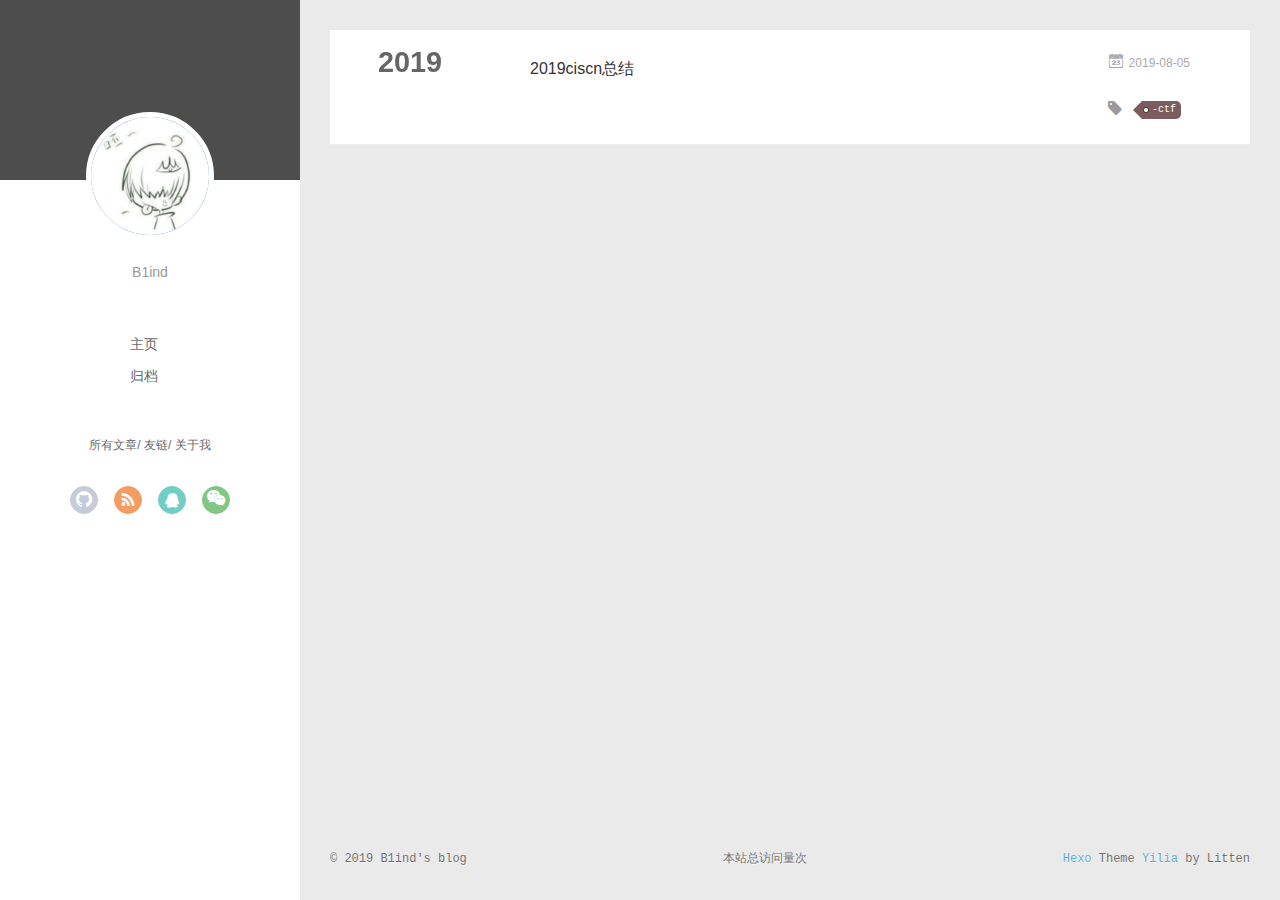
<file: archives/2019/08/index.html>
<!DOCTYPE html>
<html>
<head><meta name="generator" content="Hexo 3.8.0">
  <meta charset="utf-8">
  
  <meta name="renderer" content="webkit">
  <meta http-equiv="X-UA-Compatible" content="IE=edge">
  <link rel="dns-prefetch" href="http://yoursite.com">
  <title>Archives: 2019/8 | B1ind&#39;s blog</title>
  <meta name="viewport" content="width=device-width, initial-scale=1, maximum-scale=1">
  <meta name="description" content="搭博客好难啊">
<meta name="keywords" content="web">
<meta property="og:type" content="website">
<meta property="og:title" content="B1ind&#39;s blog">
<meta property="og:url" content="http://yoursite.com/archives/2019/08/index.html">
<meta property="og:site_name" content="B1ind&#39;s blog">
<meta property="og:description" content="搭博客好难啊">
<meta property="og:locale" content="中文">
<meta name="twitter:card" content="summary">
<meta name="twitter:title" content="B1ind&#39;s blog">
<meta name="twitter:description" content="搭博客好难啊">
  
    <link rel="alternative" href="/atom.xml" title="B1ind&#39;s blog" type="application/atom+xml">
  
  
    <link rel="icon" href="/favicon.png">
  
  <link rel="stylesheet" type="text/css" href="/./main.0cf68a.css">
  <style type="text/css">
  
    #container.show {
      background: linear-gradient(200deg,#a0cfe4,#e8c37e);
    }
  </style>
  

  

</head>
</html>
<body>
  <div id="container" q-class="show:isCtnShow">
    <canvas id="anm-canvas" class="anm-canvas"></canvas>
    <div class="left-col" q-class="show:isShow">
      
<div class="overlay" style="background: #4d4d4d"></div>
<div class="intrude-less">
	<header id="header" class="inner">
		<a href="/" class="profilepic">
			<img src="/img/head.jpg" class="js-avatar">
		</a>
		<hgroup>
		  <h1 class="header-author"><a href="/"></a></h1>
		</hgroup>
		
		<p class="header-subtitle">B1ind</p>
		

		<nav class="header-menu">
			<ul>
			
				<li><a href="/">主页</a></li>
	        
				<li><a href="/archives/index.html">归档</a></li>
	        
			</ul>
		</nav>
		<nav class="header-smart-menu">
    		
    			
    			<a q-on="click: openSlider(e, 'innerArchive')" href="javascript:void(0)">所有文章</a>
    			
            
    			
    			<a q-on="click: openSlider(e, 'friends')" href="javascript:void(0)">友链</a>
    			
            
    			
    			<a q-on="click: openSlider(e, 'aboutme')" href="javascript:void(0)">关于我</a>
    			
            
		</nav>
		<nav class="header-nav">
			<div class="social">
				
					<a class="github" target="_blank" href="#" title="github"><i class="icon-github"></i></a>
		        
					<a class="rss" target="_blank" href="#" title="rss"><i class="icon-rss"></i></a>
		        
					<a class="qq" target="_blank" href="/984231098" title="qq"><i class="icon-qq"></i></a>
		        
					<a class="weixin" target="_blank" href="/984231098" title="weixin"><i class="icon-weixin"></i></a>
		        
			</div>
		</nav>
	</header>		
</div>

    </div>
    <div class="mid-col" q-class="show:isShow,hide:isShow|isFalse">
      
<nav id="mobile-nav">
  	<div class="overlay js-overlay" style="background: #4d4d4d"></div>
	<div class="btnctn js-mobile-btnctn">
  		<div class="slider-trigger list" q-on="click: openSlider(e)"><i class="icon icon-sort"></i></div>
	</div>
	<div class="intrude-less">
		<header id="header" class="inner">
			<div class="profilepic">
				<img src="/img/head.jpg" class="js-avatar">
			</div>
			<hgroup>
			  <h1 class="header-author js-header-author"></h1>
			</hgroup>
			
			<p class="header-subtitle"><i class="icon icon-quo-left"></i>B1ind<i class="icon icon-quo-right"></i></p>
			
			
			
				
			
				
			
			
			
			<nav class="header-nav">
				<div class="social">
					
						<a class="github" target="_blank" href="#" title="github"><i class="icon-github"></i></a>
			        
						<a class="rss" target="_blank" href="#" title="rss"><i class="icon-rss"></i></a>
			        
						<a class="qq" target="_blank" href="/984231098" title="qq"><i class="icon-qq"></i></a>
			        
						<a class="weixin" target="_blank" href="/984231098" title="weixin"><i class="icon-weixin"></i></a>
			        
				</div>
			</nav>

			<nav class="header-menu js-header-menu">
				<ul style="width: 50%">
				
				
					<li style="width: 50%"><a href="/">主页</a></li>
		        
					<li style="width: 50%"><a href="/archives/index.html">归档</a></li>
		        
				</ul>
			</nav>
		</header>				
	</div>
	<div class="mobile-mask" style="display:none" q-show="isShow"></div>
</nav>

      <div id="wrapper" class="body-wrap">
        <div class="menu-l">
          <div class="canvas-wrap">
            <canvas data-colors="#eaeaea" data-sectionHeight="100" data-contentId="js-content" id="myCanvas1" class="anm-canvas"></canvas>
          </div>
          <div id="js-content" class="content-ll">
            
  
  
    
    
      
      
      <section class="archives-wrap">
        <div class="archive-year-wrap">
          <a href="/archives/2019" class="archive-year">2019</a>
        </div>
        <div class="archives">
    
    <article class="archive-article archive-type-post">
  <div class="archive-article-inner">
    <header class="archive-article-header">
      	<div class="article-meta">
	      	<a href="/2019/08/05/2019ciscn总结/" class="archive-article-date">
  	<time datetime="2019-08-05T15:16:21.000Z" itemprop="datePublished"><i class="icon-calendar icon"></i>2019-08-05</time>
</a>
        </div>
    	 
  
    <h1 itemprop="name">
      <a class="archive-article-title" href="/2019/08/05/2019ciscn总结/">2019ciscn总结</a>
    </h1>
  

        <div class="article-info info-on-right">
          
	<div class="article-tag tagcloud">
		<i class="icon-price-tags icon"></i>
		<ul class="article-tag-list">
			 
        		<li class="article-tag-list-item">
        			<a href="javascript:void(0)" class="js-tag article-tag-list-link color5">-ctf</a>
        		</li>
      		
		</ul>
	</div>

          

        </div>
        <div class="clearfix"></div>
    </header>
  </div>
</article>
  
  
    </div></section>
  

    


          </div>
        </div>
      </div>
      <footer id="footer">
  <div class="outer">
    <div id="footer-info">
    	<div class="footer-left">
    		&copy; 2019 B1ind&#39;s blog
    	</div>
      	<div class="footer-right">
      		<a href="http://hexo.io/" target="_blank">Hexo</a>  Theme <a href="https://github.com/litten/hexo-theme-yilia" target="_blank">Yilia</a> by Litten
      	</div>
		<script async src="//busuanzi.ibruce.info/busuanzi/2.3/busuanzi.pure.mini.js"></script>
        <span id="busuanzi_container_site_pv">本站总访问量<span id="busuanzi_value_site_pv"></span>次</span>
    </div>
  </div>
</footer>
    </div>
    <script>
	var yiliaConfig = {
		mathjax: true,
		isHome: false,
		isPost: false,
		isArchive: true,
		isTag: false,
		isCategory: false,
		open_in_new: false,
		toc_hide_index: true,
		root: "/",
		innerArchive: true,
		showTags: false
	}
</script>

<script>!function(t){function n(e){if(r[e])return r[e].exports;var i=r[e]={exports:{},id:e,loaded:!1};return t[e].call(i.exports,i,i.exports,n),i.loaded=!0,i.exports}var r={};n.m=t,n.c=r,n.p="./",n(0)}([function(t,n,r){r(195),t.exports=r(191)},function(t,n,r){var e=r(3),i=r(52),o=r(27),u=r(28),c=r(53),f="prototype",a=function(t,n,r){var s,l,h,v,p=t&a.F,d=t&a.G,y=t&a.S,g=t&a.P,b=t&a.B,m=d?e:y?e[n]||(e[n]={}):(e[n]||{})[f],x=d?i:i[n]||(i[n]={}),w=x[f]||(x[f]={});d&&(r=n);for(s in r)l=!p&&m&&void 0!==m[s],h=(l?m:r)[s],v=b&&l?c(h,e):g&&"function"==typeof h?c(Function.call,h):h,m&&u(m,s,h,t&a.U),x[s]!=h&&o(x,s,v),g&&w[s]!=h&&(w[s]=h)};e.core=i,a.F=1,a.G=2,a.S=4,a.P=8,a.B=16,a.W=32,a.U=64,a.R=128,t.exports=a},function(t,n,r){var e=r(6);t.exports=function(t){if(!e(t))throw TypeError(t+" is not an object!");return t}},function(t,n){var r=t.exports="undefined"!=typeof window&&window.Math==Math?window:"undefined"!=typeof self&&self.Math==Math?self:Function("return this")();"number"==typeof __g&&(__g=r)},function(t,n){t.exports=function(t){try{return!!t()}catch(t){return!0}}},function(t,n){var r=t.exports="undefined"!=typeof window&&window.Math==Math?window:"undefined"!=typeof self&&self.Math==Math?self:Function("return this")();"number"==typeof __g&&(__g=r)},function(t,n){t.exports=function(t){return"object"==typeof t?null!==t:"function"==typeof t}},function(t,n,r){var e=r(126)("wks"),i=r(76),o=r(3).Symbol,u="function"==typeof o;(t.exports=function(t){return e[t]||(e[t]=u&&o[t]||(u?o:i)("Symbol."+t))}).store=e},function(t,n){var r={}.hasOwnProperty;t.exports=function(t,n){return r.call(t,n)}},function(t,n,r){var e=r(94),i=r(33);t.exports=function(t){return e(i(t))}},function(t,n,r){t.exports=!r(4)(function(){return 7!=Object.defineProperty({},"a",{get:function(){return 7}}).a})},function(t,n,r){var e=r(2),i=r(167),o=r(50),u=Object.defineProperty;n.f=r(10)?Object.defineProperty:function(t,n,r){if(e(t),n=o(n,!0),e(r),i)try{return u(t,n,r)}catch(t){}if("get"in r||"set"in r)throw TypeError("Accessors not supported!");return"value"in r&&(t[n]=r.value),t}},function(t,n,r){t.exports=!r(18)(function(){return 7!=Object.defineProperty({},"a",{get:function(){return 7}}).a})},function(t,n,r){var e=r(14),i=r(22);t.exports=r(12)?function(t,n,r){return e.f(t,n,i(1,r))}:function(t,n,r){return t[n]=r,t}},function(t,n,r){var e=r(20),i=r(58),o=r(42),u=Object.defineProperty;n.f=r(12)?Object.defineProperty:function(t,n,r){if(e(t),n=o(n,!0),e(r),i)try{return u(t,n,r)}catch(t){}if("get"in r||"set"in r)throw TypeError("Accessors not supported!");return"value"in r&&(t[n]=r.value),t}},function(t,n,r){var e=r(40)("wks"),i=r(23),o=r(5).Symbol,u="function"==typeof o;(t.exports=function(t){return e[t]||(e[t]=u&&o[t]||(u?o:i)("Symbol."+t))}).store=e},function(t,n,r){var e=r(67),i=Math.min;t.exports=function(t){return t>0?i(e(t),9007199254740991):0}},function(t,n,r){var e=r(46);t.exports=function(t){return Object(e(t))}},function(t,n){t.exports=function(t){try{return!!t()}catch(t){return!0}}},function(t,n,r){var e=r(63),i=r(34);t.exports=Object.keys||function(t){return e(t,i)}},function(t,n,r){var e=r(21);t.exports=function(t){if(!e(t))throw TypeError(t+" is not an object!");return t}},function(t,n){t.exports=function(t){return"object"==typeof t?null!==t:"function"==typeof t}},function(t,n){t.exports=function(t,n){return{enumerable:!(1&t),configurable:!(2&t),writable:!(4&t),value:n}}},function(t,n){var r=0,e=Math.random();t.exports=function(t){return"Symbol(".concat(void 0===t?"":t,")_",(++r+e).toString(36))}},function(t,n){var r={}.hasOwnProperty;t.exports=function(t,n){return r.call(t,n)}},function(t,n){var r=t.exports={version:"2.4.0"};"number"==typeof __e&&(__e=r)},function(t,n){t.exports=function(t){if("function"!=typeof t)throw TypeError(t+" is not a function!");return t}},function(t,n,r){var e=r(11),i=r(66);t.exports=r(10)?function(t,n,r){return e.f(t,n,i(1,r))}:function(t,n,r){return t[n]=r,t}},function(t,n,r){var e=r(3),i=r(27),o=r(24),u=r(76)("src"),c="toString",f=Function[c],a=(""+f).split(c);r(52).inspectSource=function(t){return f.call(t)},(t.exports=function(t,n,r,c){var f="function"==typeof r;f&&(o(r,"name")||i(r,"name",n)),t[n]!==r&&(f&&(o(r,u)||i(r,u,t[n]?""+t[n]:a.join(String(n)))),t===e?t[n]=r:c?t[n]?t[n]=r:i(t,n,r):(delete t[n],i(t,n,r)))})(Function.prototype,c,function(){return"function"==typeof this&&this[u]||f.call(this)})},function(t,n,r){var e=r(1),i=r(4),o=r(46),u=function(t,n,r,e){var i=String(o(t)),u="<"+n;return""!==r&&(u+=" "+r+'="'+String(e).replace(/"/g,"&quot;")+'"'),u+">"+i+"</"+n+">"};t.exports=function(t,n){var r={};r[t]=n(u),e(e.P+e.F*i(function(){var n=""[t]('"');return n!==n.toLowerCase()||n.split('"').length>3}),"String",r)}},function(t,n,r){var e=r(115),i=r(46);t.exports=function(t){return e(i(t))}},function(t,n,r){var e=r(116),i=r(66),o=r(30),u=r(50),c=r(24),f=r(167),a=Object.getOwnPropertyDescriptor;n.f=r(10)?a:function(t,n){if(t=o(t),n=u(n,!0),f)try{return a(t,n)}catch(t){}if(c(t,n))return i(!e.f.call(t,n),t[n])}},function(t,n,r){var e=r(24),i=r(17),o=r(145)("IE_PROTO"),u=Object.prototype;t.exports=Object.getPrototypeOf||function(t){return t=i(t),e(t,o)?t[o]:"function"==typeof t.constructor&&t instanceof t.constructor?t.constructor.prototype:t instanceof Object?u:null}},function(t,n){t.exports=function(t){if(void 0==t)throw TypeError("Can't call method on  "+t);return t}},function(t,n){t.exports="constructor,hasOwnProperty,isPrototypeOf,propertyIsEnumerable,toLocaleString,toString,valueOf".split(",")},function(t,n){t.exports={}},function(t,n){t.exports=!0},function(t,n){n.f={}.propertyIsEnumerable},function(t,n,r){var e=r(14).f,i=r(8),o=r(15)("toStringTag");t.exports=function(t,n,r){t&&!i(t=r?t:t.prototype,o)&&e(t,o,{configurable:!0,value:n})}},function(t,n,r){var e=r(40)("keys"),i=r(23);t.exports=function(t){return e[t]||(e[t]=i(t))}},function(t,n,r){var e=r(5),i="__core-js_shared__",o=e[i]||(e[i]={});t.exports=function(t){return o[t]||(o[t]={})}},function(t,n){var r=Math.ceil,e=Math.floor;t.exports=function(t){return isNaN(t=+t)?0:(t>0?e:r)(t)}},function(t,n,r){var e=r(21);t.exports=function(t,n){if(!e(t))return t;var r,i;if(n&&"function"==typeof(r=t.toString)&&!e(i=r.call(t)))return i;if("function"==typeof(r=t.valueOf)&&!e(i=r.call(t)))return i;if(!n&&"function"==typeof(r=t.toString)&&!e(i=r.call(t)))return i;throw TypeError("Can't convert object to primitive value")}},function(t,n,r){var e=r(5),i=r(25),o=r(36),u=r(44),c=r(14).f;t.exports=function(t){var n=i.Symbol||(i.Symbol=o?{}:e.Symbol||{});"_"==t.charAt(0)||t in n||c(n,t,{value:u.f(t)})}},function(t,n,r){n.f=r(15)},function(t,n){var r={}.toString;t.exports=function(t){return r.call(t).slice(8,-1)}},function(t,n){t.exports=function(t){if(void 0==t)throw TypeError("Can't call method on  "+t);return t}},function(t,n,r){var e=r(4);t.exports=function(t,n){return!!t&&e(function(){n?t.call(null,function(){},1):t.call(null)})}},function(t,n,r){var e=r(53),i=r(115),o=r(17),u=r(16),c=r(203);t.exports=function(t,n){var r=1==t,f=2==t,a=3==t,s=4==t,l=6==t,h=5==t||l,v=n||c;return function(n,c,p){for(var d,y,g=o(n),b=i(g),m=e(c,p,3),x=u(b.length),w=0,S=r?v(n,x):f?v(n,0):void 0;x>w;w++)if((h||w in b)&&(d=b[w],y=m(d,w,g),t))if(r)S[w]=y;else if(y)switch(t){case 3:return!0;case 5:return d;case 6:return w;case 2:S.push(d)}else if(s)return!1;return l?-1:a||s?s:S}}},function(t,n,r){var e=r(1),i=r(52),o=r(4);t.exports=function(t,n){var r=(i.Object||{})[t]||Object[t],u={};u[t]=n(r),e(e.S+e.F*o(function(){r(1)}),"Object",u)}},function(t,n,r){var e=r(6);t.exports=function(t,n){if(!e(t))return t;var r,i;if(n&&"function"==typeof(r=t.toString)&&!e(i=r.call(t)))return i;if("function"==typeof(r=t.valueOf)&&!e(i=r.call(t)))return i;if(!n&&"function"==typeof(r=t.toString)&&!e(i=r.call(t)))return i;throw TypeError("Can't convert object to primitive value")}},function(t,n,r){var e=r(5),i=r(25),o=r(91),u=r(13),c="prototype",f=function(t,n,r){var a,s,l,h=t&f.F,v=t&f.G,p=t&f.S,d=t&f.P,y=t&f.B,g=t&f.W,b=v?i:i[n]||(i[n]={}),m=b[c],x=v?e:p?e[n]:(e[n]||{})[c];v&&(r=n);for(a in r)(s=!h&&x&&void 0!==x[a])&&a in b||(l=s?x[a]:r[a],b[a]=v&&"function"!=typeof x[a]?r[a]:y&&s?o(l,e):g&&x[a]==l?function(t){var n=function(n,r,e){if(this instanceof t){switch(arguments.length){case 0:return new t;case 1:return new t(n);case 2:return new t(n,r)}return new t(n,r,e)}return t.apply(this,arguments)};return n[c]=t[c],n}(l):d&&"function"==typeof l?o(Function.call,l):l,d&&((b.virtual||(b.virtual={}))[a]=l,t&f.R&&m&&!m[a]&&u(m,a,l)))};f.F=1,f.G=2,f.S=4,f.P=8,f.B=16,f.W=32,f.U=64,f.R=128,t.exports=f},function(t,n){var r=t.exports={version:"2.4.0"};"number"==typeof __e&&(__e=r)},function(t,n,r){var e=r(26);t.exports=function(t,n,r){if(e(t),void 0===n)return t;switch(r){case 1:return function(r){return t.call(n,r)};case 2:return function(r,e){return t.call(n,r,e)};case 3:return function(r,e,i){return t.call(n,r,e,i)}}return function(){return t.apply(n,arguments)}}},function(t,n,r){var e=r(183),i=r(1),o=r(126)("metadata"),u=o.store||(o.store=new(r(186))),c=function(t,n,r){var i=u.get(t);if(!i){if(!r)return;u.set(t,i=new e)}var o=i.get(n);if(!o){if(!r)return;i.set(n,o=new e)}return o},f=function(t,n,r){var e=c(n,r,!1);return void 0!==e&&e.has(t)},a=function(t,n,r){var e=c(n,r,!1);return void 0===e?void 0:e.get(t)},s=function(t,n,r,e){c(r,e,!0).set(t,n)},l=function(t,n){var r=c(t,n,!1),e=[];return r&&r.forEach(function(t,n){e.push(n)}),e},h=function(t){return void 0===t||"symbol"==typeof t?t:String(t)},v=function(t){i(i.S,"Reflect",t)};t.exports={store:u,map:c,has:f,get:a,set:s,keys:l,key:h,exp:v}},function(t,n,r){"use strict";if(r(10)){var e=r(69),i=r(3),o=r(4),u=r(1),c=r(127),f=r(152),a=r(53),s=r(68),l=r(66),h=r(27),v=r(73),p=r(67),d=r(16),y=r(75),g=r(50),b=r(24),m=r(180),x=r(114),w=r(6),S=r(17),_=r(137),O=r(70),E=r(32),P=r(71).f,j=r(154),F=r(76),M=r(7),A=r(48),N=r(117),T=r(146),I=r(155),k=r(80),L=r(123),R=r(74),C=r(130),D=r(160),U=r(11),W=r(31),G=U.f,B=W.f,V=i.RangeError,z=i.TypeError,q=i.Uint8Array,K="ArrayBuffer",J="Shared"+K,Y="BYTES_PER_ELEMENT",H="prototype",$=Array[H],X=f.ArrayBuffer,Q=f.DataView,Z=A(0),tt=A(2),nt=A(3),rt=A(4),et=A(5),it=A(6),ot=N(!0),ut=N(!1),ct=I.values,ft=I.keys,at=I.entries,st=$.lastIndexOf,lt=$.reduce,ht=$.reduceRight,vt=$.join,pt=$.sort,dt=$.slice,yt=$.toString,gt=$.toLocaleString,bt=M("iterator"),mt=M("toStringTag"),xt=F("typed_constructor"),wt=F("def_constructor"),St=c.CONSTR,_t=c.TYPED,Ot=c.VIEW,Et="Wrong length!",Pt=A(1,function(t,n){return Tt(T(t,t[wt]),n)}),jt=o(function(){return 1===new q(new Uint16Array([1]).buffer)[0]}),Ft=!!q&&!!q[H].set&&o(function(){new q(1).set({})}),Mt=function(t,n){if(void 0===t)throw z(Et);var r=+t,e=d(t);if(n&&!m(r,e))throw V(Et);return e},At=function(t,n){var r=p(t);if(r<0||r%n)throw V("Wrong offset!");return r},Nt=function(t){if(w(t)&&_t in t)return t;throw z(t+" is not a typed array!")},Tt=function(t,n){if(!(w(t)&&xt in t))throw z("It is not a typed array constructor!");return new t(n)},It=function(t,n){return kt(T(t,t[wt]),n)},kt=function(t,n){for(var r=0,e=n.length,i=Tt(t,e);e>r;)i[r]=n[r++];return i},Lt=function(t,n,r){G(t,n,{get:function(){return this._d[r]}})},Rt=function(t){var n,r,e,i,o,u,c=S(t),f=arguments.length,s=f>1?arguments[1]:void 0,l=void 0!==s,h=j(c);if(void 0!=h&&!_(h)){for(u=h.call(c),e=[],n=0;!(o=u.next()).done;n++)e.push(o.value);c=e}for(l&&f>2&&(s=a(s,arguments[2],2)),n=0,r=d(c.length),i=Tt(this,r);r>n;n++)i[n]=l?s(c[n],n):c[n];return i},Ct=function(){for(var t=0,n=arguments.length,r=Tt(this,n);n>t;)r[t]=arguments[t++];return r},Dt=!!q&&o(function(){gt.call(new q(1))}),Ut=function(){return gt.apply(Dt?dt.call(Nt(this)):Nt(this),arguments)},Wt={copyWithin:function(t,n){return D.call(Nt(this),t,n,arguments.length>2?arguments[2]:void 0)},every:function(t){return rt(Nt(this),t,arguments.length>1?arguments[1]:void 0)},fill:function(t){return C.apply(Nt(this),arguments)},filter:function(t){return It(this,tt(Nt(this),t,arguments.length>1?arguments[1]:void 0))},find:function(t){return et(Nt(this),t,arguments.length>1?arguments[1]:void 0)},findIndex:function(t){return it(Nt(this),t,arguments.length>1?arguments[1]:void 0)},forEach:function(t){Z(Nt(this),t,arguments.length>1?arguments[1]:void 0)},indexOf:function(t){return ut(Nt(this),t,arguments.length>1?arguments[1]:void 0)},includes:function(t){return ot(Nt(this),t,arguments.length>1?arguments[1]:void 0)},join:function(t){return vt.apply(Nt(this),arguments)},lastIndexOf:function(t){return st.apply(Nt(this),arguments)},map:function(t){return Pt(Nt(this),t,arguments.length>1?arguments[1]:void 0)},reduce:function(t){return lt.apply(Nt(this),arguments)},reduceRight:function(t){return ht.apply(Nt(this),arguments)},reverse:function(){for(var t,n=this,r=Nt(n).length,e=Math.floor(r/2),i=0;i<e;)t=n[i],n[i++]=n[--r],n[r]=t;return n},some:function(t){return nt(Nt(this),t,arguments.length>1?arguments[1]:void 0)},sort:function(t){return pt.call(Nt(this),t)},subarray:function(t,n){var r=Nt(this),e=r.length,i=y(t,e);return new(T(r,r[wt]))(r.buffer,r.byteOffset+i*r.BYTES_PER_ELEMENT,d((void 0===n?e:y(n,e))-i))}},Gt=function(t,n){return It(this,dt.call(Nt(this),t,n))},Bt=function(t){Nt(this);var n=At(arguments[1],1),r=this.length,e=S(t),i=d(e.length),o=0;if(i+n>r)throw V(Et);for(;o<i;)this[n+o]=e[o++]},Vt={entries:function(){return at.call(Nt(this))},keys:function(){return ft.call(Nt(this))},values:function(){return ct.call(Nt(this))}},zt=function(t,n){return w(t)&&t[_t]&&"symbol"!=typeof n&&n in t&&String(+n)==String(n)},qt=function(t,n){return zt(t,n=g(n,!0))?l(2,t[n]):B(t,n)},Kt=function(t,n,r){return!(zt(t,n=g(n,!0))&&w(r)&&b(r,"value"))||b(r,"get")||b(r,"set")||r.configurable||b(r,"writable")&&!r.writable||b(r,"enumerable")&&!r.enumerable?G(t,n,r):(t[n]=r.value,t)};St||(W.f=qt,U.f=Kt),u(u.S+u.F*!St,"Object",{getOwnPropertyDescriptor:qt,defineProperty:Kt}),o(function(){yt.call({})})&&(yt=gt=function(){return vt.call(this)});var Jt=v({},Wt);v(Jt,Vt),h(Jt,bt,Vt.values),v(Jt,{slice:Gt,set:Bt,constructor:function(){},toString:yt,toLocaleString:Ut}),Lt(Jt,"buffer","b"),Lt(Jt,"byteOffset","o"),Lt(Jt,"byteLength","l"),Lt(Jt,"length","e"),G(Jt,mt,{get:function(){return this[_t]}}),t.exports=function(t,n,r,f){f=!!f;var a=t+(f?"Clamped":"")+"Array",l="Uint8Array"!=a,v="get"+t,p="set"+t,y=i[a],g=y||{},b=y&&E(y),m=!y||!c.ABV,S={},_=y&&y[H],j=function(t,r){var e=t._d;return e.v[v](r*n+e.o,jt)},F=function(t,r,e){var i=t._d;f&&(e=(e=Math.round(e))<0?0:e>255?255:255&e),i.v[p](r*n+i.o,e,jt)},M=function(t,n){G(t,n,{get:function(){return j(this,n)},set:function(t){return F(this,n,t)},enumerable:!0})};m?(y=r(function(t,r,e,i){s(t,y,a,"_d");var o,u,c,f,l=0,v=0;if(w(r)){if(!(r instanceof X||(f=x(r))==K||f==J))return _t in r?kt(y,r):Rt.call(y,r);o=r,v=At(e,n);var p=r.byteLength;if(void 0===i){if(p%n)throw V(Et);if((u=p-v)<0)throw V(Et)}else if((u=d(i)*n)+v>p)throw V(Et);c=u/n}else c=Mt(r,!0),u=c*n,o=new X(u);for(h(t,"_d",{b:o,o:v,l:u,e:c,v:new Q(o)});l<c;)M(t,l++)}),_=y[H]=O(Jt),h(_,"constructor",y)):L(function(t){new y(null),new y(t)},!0)||(y=r(function(t,r,e,i){s(t,y,a);var o;return w(r)?r instanceof X||(o=x(r))==K||o==J?void 0!==i?new g(r,At(e,n),i):void 0!==e?new g(r,At(e,n)):new g(r):_t in r?kt(y,r):Rt.call(y,r):new g(Mt(r,l))}),Z(b!==Function.prototype?P(g).concat(P(b)):P(g),function(t){t in y||h(y,t,g[t])}),y[H]=_,e||(_.constructor=y));var A=_[bt],N=!!A&&("values"==A.name||void 0==A.name),T=Vt.values;h(y,xt,!0),h(_,_t,a),h(_,Ot,!0),h(_,wt,y),(f?new y(1)[mt]==a:mt in _)||G(_,mt,{get:function(){return a}}),S[a]=y,u(u.G+u.W+u.F*(y!=g),S),u(u.S,a,{BYTES_PER_ELEMENT:n,from:Rt,of:Ct}),Y in _||h(_,Y,n),u(u.P,a,Wt),R(a),u(u.P+u.F*Ft,a,{set:Bt}),u(u.P+u.F*!N,a,Vt),u(u.P+u.F*(_.toString!=yt),a,{toString:yt}),u(u.P+u.F*o(function(){new y(1).slice()}),a,{slice:Gt}),u(u.P+u.F*(o(function(){return[1,2].toLocaleString()!=new y([1,2]).toLocaleString()})||!o(function(){_.toLocaleString.call([1,2])})),a,{toLocaleString:Ut}),k[a]=N?A:T,e||N||h(_,bt,T)}}else t.exports=function(){}},function(t,n){var r={}.toString;t.exports=function(t){return r.call(t).slice(8,-1)}},function(t,n,r){var e=r(21),i=r(5).document,o=e(i)&&e(i.createElement);t.exports=function(t){return o?i.createElement(t):{}}},function(t,n,r){t.exports=!r(12)&&!r(18)(function(){return 7!=Object.defineProperty(r(57)("div"),"a",{get:function(){return 7}}).a})},function(t,n,r){"use strict";var e=r(36),i=r(51),o=r(64),u=r(13),c=r(8),f=r(35),a=r(96),s=r(38),l=r(103),h=r(15)("iterator"),v=!([].keys&&"next"in[].keys()),p="keys",d="values",y=function(){return this};t.exports=function(t,n,r,g,b,m,x){a(r,n,g);var w,S,_,O=function(t){if(!v&&t in F)return F[t];switch(t){case p:case d:return function(){return new r(this,t)}}return function(){return new r(this,t)}},E=n+" Iterator",P=b==d,j=!1,F=t.prototype,M=F[h]||F["@@iterator"]||b&&F[b],A=M||O(b),N=b?P?O("entries"):A:void 0,T="Array"==n?F.entries||M:M;if(T&&(_=l(T.call(new t)))!==Object.prototype&&(s(_,E,!0),e||c(_,h)||u(_,h,y)),P&&M&&M.name!==d&&(j=!0,A=function(){return M.call(this)}),e&&!x||!v&&!j&&F[h]||u(F,h,A),f[n]=A,f[E]=y,b)if(w={values:P?A:O(d),keys:m?A:O(p),entries:N},x)for(S in w)S in F||o(F,S,w[S]);else i(i.P+i.F*(v||j),n,w);return w}},function(t,n,r){var e=r(20),i=r(100),o=r(34),u=r(39)("IE_PROTO"),c=function(){},f="prototype",a=function(){var t,n=r(57)("iframe"),e=o.length;for(n.style.display="none",r(93).appendChild(n),n.src="javascript:",t=n.contentWindow.document,t.open(),t.write("<script>document.F=Object<\/script>"),t.close(),a=t.F;e--;)delete a[f][o[e]];return a()};t.exports=Object.create||function(t,n){var r;return null!==t?(c[f]=e(t),r=new c,c[f]=null,r[u]=t):r=a(),void 0===n?r:i(r,n)}},function(t,n,r){var e=r(63),i=r(34).concat("length","prototype");n.f=Object.getOwnPropertyNames||function(t){return e(t,i)}},function(t,n){n.f=Object.getOwnPropertySymbols},function(t,n,r){var e=r(8),i=r(9),o=r(90)(!1),u=r(39)("IE_PROTO");t.exports=function(t,n){var r,c=i(t),f=0,a=[];for(r in c)r!=u&&e(c,r)&&a.push(r);for(;n.length>f;)e(c,r=n[f++])&&(~o(a,r)||a.push(r));return a}},function(t,n,r){t.exports=r(13)},function(t,n,r){var e=r(76)("meta"),i=r(6),o=r(24),u=r(11).f,c=0,f=Object.isExtensible||function(){return!0},a=!r(4)(function(){return f(Object.preventExtensions({}))}),s=function(t){u(t,e,{value:{i:"O"+ ++c,w:{}}})},l=function(t,n){if(!i(t))return"symbol"==typeof t?t:("string"==typeof t?"S":"P")+t;if(!o(t,e)){if(!f(t))return"F";if(!n)return"E";s(t)}return t[e].i},h=function(t,n){if(!o(t,e)){if(!f(t))return!0;if(!n)return!1;s(t)}return t[e].w},v=function(t){return a&&p.NEED&&f(t)&&!o(t,e)&&s(t),t},p=t.exports={KEY:e,NEED:!1,fastKey:l,getWeak:h,onFreeze:v}},function(t,n){t.exports=function(t,n){return{enumerable:!(1&t),configurable:!(2&t),writable:!(4&t),value:n}}},function(t,n){var r=Math.ceil,e=Math.floor;t.exports=function(t){return isNaN(t=+t)?0:(t>0?e:r)(t)}},function(t,n){t.exports=function(t,n,r,e){if(!(t instanceof n)||void 0!==e&&e in t)throw TypeError(r+": incorrect invocation!");return t}},function(t,n){t.exports=!1},function(t,n,r){var e=r(2),i=r(173),o=r(133),u=r(145)("IE_PROTO"),c=function(){},f="prototype",a=function(){var t,n=r(132)("iframe"),e=o.length;for(n.style.display="none",r(135).appendChild(n),n.src="javascript:",t=n.contentWindow.document,t.open(),t.write("<script>document.F=Object<\/script>"),t.close(),a=t.F;e--;)delete a[f][o[e]];return a()};t.exports=Object.create||function(t,n){var r;return null!==t?(c[f]=e(t),r=new c,c[f]=null,r[u]=t):r=a(),void 0===n?r:i(r,n)}},function(t,n,r){var e=r(175),i=r(133).concat("length","prototype");n.f=Object.getOwnPropertyNames||function(t){return e(t,i)}},function(t,n,r){var e=r(175),i=r(133);t.exports=Object.keys||function(t){return e(t,i)}},function(t,n,r){var e=r(28);t.exports=function(t,n,r){for(var i in n)e(t,i,n[i],r);return t}},function(t,n,r){"use strict";var e=r(3),i=r(11),o=r(10),u=r(7)("species");t.exports=function(t){var n=e[t];o&&n&&!n[u]&&i.f(n,u,{configurable:!0,get:function(){return this}})}},function(t,n,r){var e=r(67),i=Math.max,o=Math.min;t.exports=function(t,n){return t=e(t),t<0?i(t+n,0):o(t,n)}},function(t,n){var r=0,e=Math.random();t.exports=function(t){return"Symbol(".concat(void 0===t?"":t,")_",(++r+e).toString(36))}},function(t,n,r){var e=r(33);t.exports=function(t){return Object(e(t))}},function(t,n,r){var e=r(7)("unscopables"),i=Array.prototype;void 0==i[e]&&r(27)(i,e,{}),t.exports=function(t){i[e][t]=!0}},function(t,n,r){var e=r(53),i=r(169),o=r(137),u=r(2),c=r(16),f=r(154),a={},s={},n=t.exports=function(t,n,r,l,h){var v,p,d,y,g=h?function(){return t}:f(t),b=e(r,l,n?2:1),m=0;if("function"!=typeof g)throw TypeError(t+" is not iterable!");if(o(g)){for(v=c(t.length);v>m;m++)if((y=n?b(u(p=t[m])[0],p[1]):b(t[m]))===a||y===s)return y}else for(d=g.call(t);!(p=d.next()).done;)if((y=i(d,b,p.value,n))===a||y===s)return y};n.BREAK=a,n.RETURN=s},function(t,n){t.exports={}},function(t,n,r){var e=r(11).f,i=r(24),o=r(7)("toStringTag");t.exports=function(t,n,r){t&&!i(t=r?t:t.prototype,o)&&e(t,o,{configurable:!0,value:n})}},function(t,n,r){var e=r(1),i=r(46),o=r(4),u=r(150),c="["+u+"]",f="​",a=RegExp("^"+c+c+"*"),s=RegExp(c+c+"*$"),l=function(t,n,r){var i={},c=o(function(){return!!u[t]()||f[t]()!=f}),a=i[t]=c?n(h):u[t];r&&(i[r]=a),e(e.P+e.F*c,"String",i)},h=l.trim=function(t,n){return t=String(i(t)),1&n&&(t=t.replace(a,"")),2&n&&(t=t.replace(s,"")),t};t.exports=l},function(t,n,r){t.exports={default:r(86),__esModule:!0}},function(t,n,r){t.exports={default:r(87),__esModule:!0}},function(t,n,r){"use strict";function e(t){return t&&t.__esModule?t:{default:t}}n.__esModule=!0;var i=r(84),o=e(i),u=r(83),c=e(u),f="function"==typeof c.default&&"symbol"==typeof o.default?function(t){return typeof t}:function(t){return t&&"function"==typeof c.default&&t.constructor===c.default&&t!==c.default.prototype?"symbol":typeof t};n.default="function"==typeof c.default&&"symbol"===f(o.default)?function(t){return void 0===t?"undefined":f(t)}:function(t){return t&&"function"==typeof c.default&&t.constructor===c.default&&t!==c.default.prototype?"symbol":void 0===t?"undefined":f(t)}},function(t,n,r){r(110),r(108),r(111),r(112),t.exports=r(25).Symbol},function(t,n,r){r(109),r(113),t.exports=r(44).f("iterator")},function(t,n){t.exports=function(t){if("function"!=typeof t)throw TypeError(t+" is not a function!");return t}},function(t,n){t.exports=function(){}},function(t,n,r){var e=r(9),i=r(106),o=r(105);t.exports=function(t){return function(n,r,u){var c,f=e(n),a=i(f.length),s=o(u,a);if(t&&r!=r){for(;a>s;)if((c=f[s++])!=c)return!0}else for(;a>s;s++)if((t||s in f)&&f[s]===r)return t||s||0;return!t&&-1}}},function(t,n,r){var e=r(88);t.exports=function(t,n,r){if(e(t),void 0===n)return t;switch(r){case 1:return function(r){return t.call(n,r)};case 2:return function(r,e){return t.call(n,r,e)};case 3:return function(r,e,i){return t.call(n,r,e,i)}}return function(){return t.apply(n,arguments)}}},function(t,n,r){var e=r(19),i=r(62),o=r(37);t.exports=function(t){var n=e(t),r=i.f;if(r)for(var u,c=r(t),f=o.f,a=0;c.length>a;)f.call(t,u=c[a++])&&n.push(u);return n}},function(t,n,r){t.exports=r(5).document&&document.documentElement},function(t,n,r){var e=r(56);t.exports=Object("z").propertyIsEnumerable(0)?Object:function(t){return"String"==e(t)?t.split(""):Object(t)}},function(t,n,r){var e=r(56);t.exports=Array.isArray||function(t){return"Array"==e(t)}},function(t,n,r){"use strict";var e=r(60),i=r(22),o=r(38),u={};r(13)(u,r(15)("iterator"),function(){return this}),t.exports=function(t,n,r){t.prototype=e(u,{next:i(1,r)}),o(t,n+" Iterator")}},function(t,n){t.exports=function(t,n){return{value:n,done:!!t}}},function(t,n,r){var e=r(19),i=r(9);t.exports=function(t,n){for(var r,o=i(t),u=e(o),c=u.length,f=0;c>f;)if(o[r=u[f++]]===n)return r}},function(t,n,r){var e=r(23)("meta"),i=r(21),o=r(8),u=r(14).f,c=0,f=Object.isExtensible||function(){return!0},a=!r(18)(function(){return f(Object.preventExtensions({}))}),s=function(t){u(t,e,{value:{i:"O"+ ++c,w:{}}})},l=function(t,n){if(!i(t))return"symbol"==typeof t?t:("string"==typeof t?"S":"P")+t;if(!o(t,e)){if(!f(t))return"F";if(!n)return"E";s(t)}return t[e].i},h=function(t,n){if(!o(t,e)){if(!f(t))return!0;if(!n)return!1;s(t)}return t[e].w},v=function(t){return a&&p.NEED&&f(t)&&!o(t,e)&&s(t),t},p=t.exports={KEY:e,NEED:!1,fastKey:l,getWeak:h,onFreeze:v}},function(t,n,r){var e=r(14),i=r(20),o=r(19);t.exports=r(12)?Object.defineProperties:function(t,n){i(t);for(var r,u=o(n),c=u.length,f=0;c>f;)e.f(t,r=u[f++],n[r]);return t}},function(t,n,r){var e=r(37),i=r(22),o=r(9),u=r(42),c=r(8),f=r(58),a=Object.getOwnPropertyDescriptor;n.f=r(12)?a:function(t,n){if(t=o(t),n=u(n,!0),f)try{return a(t,n)}catch(t){}if(c(t,n))return i(!e.f.call(t,n),t[n])}},function(t,n,r){var e=r(9),i=r(61).f,o={}.toString,u="object"==typeof window&&window&&Object.getOwnPropertyNames?Object.getOwnPropertyNames(window):[],c=function(t){try{return i(t)}catch(t){return u.slice()}};t.exports.f=function(t){return u&&"[object Window]"==o.call(t)?c(t):i(e(t))}},function(t,n,r){var e=r(8),i=r(77),o=r(39)("IE_PROTO"),u=Object.prototype;t.exports=Object.getPrototypeOf||function(t){return t=i(t),e(t,o)?t[o]:"function"==typeof t.constructor&&t instanceof t.constructor?t.constructor.prototype:t instanceof Object?u:null}},function(t,n,r){var e=r(41),i=r(33);t.exports=function(t){return function(n,r){var o,u,c=String(i(n)),f=e(r),a=c.length;return f<0||f>=a?t?"":void 0:(o=c.charCodeAt(f),o<55296||o>56319||f+1===a||(u=c.charCodeAt(f+1))<56320||u>57343?t?c.charAt(f):o:t?c.slice(f,f+2):u-56320+(o-55296<<10)+65536)}}},function(t,n,r){var e=r(41),i=Math.max,o=Math.min;t.exports=function(t,n){return t=e(t),t<0?i(t+n,0):o(t,n)}},function(t,n,r){var e=r(41),i=Math.min;t.exports=function(t){return t>0?i(e(t),9007199254740991):0}},function(t,n,r){"use strict";var e=r(89),i=r(97),o=r(35),u=r(9);t.exports=r(59)(Array,"Array",function(t,n){this._t=u(t),this._i=0,this._k=n},function(){var t=this._t,n=this._k,r=this._i++;return!t||r>=t.length?(this._t=void 0,i(1)):"keys"==n?i(0,r):"values"==n?i(0,t[r]):i(0,[r,t[r]])},"values"),o.Arguments=o.Array,e("keys"),e("values"),e("entries")},function(t,n){},function(t,n,r){"use strict";var e=r(104)(!0);r(59)(String,"String",function(t){this._t=String(t),this._i=0},function(){var t,n=this._t,r=this._i;return r>=n.length?{value:void 0,done:!0}:(t=e(n,r),this._i+=t.length,{value:t,done:!1})})},function(t,n,r){"use strict";var e=r(5),i=r(8),o=r(12),u=r(51),c=r(64),f=r(99).KEY,a=r(18),s=r(40),l=r(38),h=r(23),v=r(15),p=r(44),d=r(43),y=r(98),g=r(92),b=r(95),m=r(20),x=r(9),w=r(42),S=r(22),_=r(60),O=r(102),E=r(101),P=r(14),j=r(19),F=E.f,M=P.f,A=O.f,N=e.Symbol,T=e.JSON,I=T&&T.stringify,k="prototype",L=v("_hidden"),R=v("toPrimitive"),C={}.propertyIsEnumerable,D=s("symbol-registry"),U=s("symbols"),W=s("op-symbols"),G=Object[k],B="function"==typeof N,V=e.QObject,z=!V||!V[k]||!V[k].findChild,q=o&&a(function(){return 7!=_(M({},"a",{get:function(){return M(this,"a",{value:7}).a}})).a})?function(t,n,r){var e=F(G,n);e&&delete G[n],M(t,n,r),e&&t!==G&&M(G,n,e)}:M,K=function(t){var n=U[t]=_(N[k]);return n._k=t,n},J=B&&"symbol"==typeof N.iterator?function(t){return"symbol"==typeof t}:function(t){return t instanceof N},Y=function(t,n,r){return t===G&&Y(W,n,r),m(t),n=w(n,!0),m(r),i(U,n)?(r.enumerable?(i(t,L)&&t[L][n]&&(t[L][n]=!1),r=_(r,{enumerable:S(0,!1)})):(i(t,L)||M(t,L,S(1,{})),t[L][n]=!0),q(t,n,r)):M(t,n,r)},H=function(t,n){m(t);for(var r,e=g(n=x(n)),i=0,o=e.length;o>i;)Y(t,r=e[i++],n[r]);return t},$=function(t,n){return void 0===n?_(t):H(_(t),n)},X=function(t){var n=C.call(this,t=w(t,!0));return!(this===G&&i(U,t)&&!i(W,t))&&(!(n||!i(this,t)||!i(U,t)||i(this,L)&&this[L][t])||n)},Q=function(t,n){if(t=x(t),n=w(n,!0),t!==G||!i(U,n)||i(W,n)){var r=F(t,n);return!r||!i(U,n)||i(t,L)&&t[L][n]||(r.enumerable=!0),r}},Z=function(t){for(var n,r=A(x(t)),e=[],o=0;r.length>o;)i(U,n=r[o++])||n==L||n==f||e.push(n);return e},tt=function(t){for(var n,r=t===G,e=A(r?W:x(t)),o=[],u=0;e.length>u;)!i(U,n=e[u++])||r&&!i(G,n)||o.push(U[n]);return o};B||(N=function(){if(this instanceof N)throw TypeError("Symbol is not a constructor!");var t=h(arguments.length>0?arguments[0]:void 0),n=function(r){this===G&&n.call(W,r),i(this,L)&&i(this[L],t)&&(this[L][t]=!1),q(this,t,S(1,r))};return o&&z&&q(G,t,{configurable:!0,set:n}),K(t)},c(N[k],"toString",function(){return this._k}),E.f=Q,P.f=Y,r(61).f=O.f=Z,r(37).f=X,r(62).f=tt,o&&!r(36)&&c(G,"propertyIsEnumerable",X,!0),p.f=function(t){return K(v(t))}),u(u.G+u.W+u.F*!B,{Symbol:N});for(var nt="hasInstance,isConcatSpreadable,iterator,match,replace,search,species,split,toPrimitive,toStringTag,unscopables".split(","),rt=0;nt.length>rt;)v(nt[rt++]);for(var nt=j(v.store),rt=0;nt.length>rt;)d(nt[rt++]);u(u.S+u.F*!B,"Symbol",{for:function(t){return i(D,t+="")?D[t]:D[t]=N(t)},keyFor:function(t){if(J(t))return y(D,t);throw TypeError(t+" is not a symbol!")},useSetter:function(){z=!0},useSimple:function(){z=!1}}),u(u.S+u.F*!B,"Object",{create:$,defineProperty:Y,defineProperties:H,getOwnPropertyDescriptor:Q,getOwnPropertyNames:Z,getOwnPropertySymbols:tt}),T&&u(u.S+u.F*(!B||a(function(){var t=N();return"[null]"!=I([t])||"{}"!=I({a:t})||"{}"!=I(Object(t))})),"JSON",{stringify:function(t){if(void 0!==t&&!J(t)){for(var n,r,e=[t],i=1;arguments.length>i;)e.push(arguments[i++]);return n=e[1],"function"==typeof n&&(r=n),!r&&b(n)||(n=function(t,n){if(r&&(n=r.call(this,t,n)),!J(n))return n}),e[1]=n,I.apply(T,e)}}}),N[k][R]||r(13)(N[k],R,N[k].valueOf),l(N,"Symbol"),l(Math,"Math",!0),l(e.JSON,"JSON",!0)},function(t,n,r){r(43)("asyncIterator")},function(t,n,r){r(43)("observable")},function(t,n,r){r(107);for(var e=r(5),i=r(13),o=r(35),u=r(15)("toStringTag"),c=["NodeList","DOMTokenList","MediaList","StyleSheetList","CSSRuleList"],f=0;f<5;f++){var a=c[f],s=e[a],l=s&&s.prototype;l&&!l[u]&&i(l,u,a),o[a]=o.Array}},function(t,n,r){var e=r(45),i=r(7)("toStringTag"),o="Arguments"==e(function(){return arguments}()),u=function(t,n){try{return t[n]}catch(t){}};t.exports=function(t){var n,r,c;return void 0===t?"Undefined":null===t?"Null":"string"==typeof(r=u(n=Object(t),i))?r:o?e(n):"Object"==(c=e(n))&&"function"==typeof n.callee?"Arguments":c}},function(t,n,r){var e=r(45);t.exports=Object("z").propertyIsEnumerable(0)?Object:function(t){return"String"==e(t)?t.split(""):Object(t)}},function(t,n){n.f={}.propertyIsEnumerable},function(t,n,r){var e=r(30),i=r(16),o=r(75);t.exports=function(t){return function(n,r,u){var c,f=e(n),a=i(f.length),s=o(u,a);if(t&&r!=r){for(;a>s;)if((c=f[s++])!=c)return!0}else for(;a>s;s++)if((t||s in f)&&f[s]===r)return t||s||0;return!t&&-1}}},function(t,n,r){"use strict";var e=r(3),i=r(1),o=r(28),u=r(73),c=r(65),f=r(79),a=r(68),s=r(6),l=r(4),h=r(123),v=r(81),p=r(136);t.exports=function(t,n,r,d,y,g){var b=e[t],m=b,x=y?"set":"add",w=m&&m.prototype,S={},_=function(t){var n=w[t];o(w,t,"delete"==t?function(t){return!(g&&!s(t))&&n.call(this,0===t?0:t)}:"has"==t?function(t){return!(g&&!s(t))&&n.call(this,0===t?0:t)}:"get"==t?function(t){return g&&!s(t)?void 0:n.call(this,0===t?0:t)}:"add"==t?function(t){return n.call(this,0===t?0:t),this}:function(t,r){return n.call(this,0===t?0:t,r),this})};if("function"==typeof m&&(g||w.forEach&&!l(function(){(new m).entries().next()}))){var O=new m,E=O[x](g?{}:-0,1)!=O,P=l(function(){O.has(1)}),j=h(function(t){new m(t)}),F=!g&&l(function(){for(var t=new m,n=5;n--;)t[x](n,n);return!t.has(-0)});j||(m=n(function(n,r){a(n,m,t);var e=p(new b,n,m);return void 0!=r&&f(r,y,e[x],e),e}),m.prototype=w,w.constructor=m),(P||F)&&(_("delete"),_("has"),y&&_("get")),(F||E)&&_(x),g&&w.clear&&delete w.clear}else m=d.getConstructor(n,t,y,x),u(m.prototype,r),c.NEED=!0;return v(m,t),S[t]=m,i(i.G+i.W+i.F*(m!=b),S),g||d.setStrong(m,t,y),m}},function(t,n,r){"use strict";var e=r(27),i=r(28),o=r(4),u=r(46),c=r(7);t.exports=function(t,n,r){var f=c(t),a=r(u,f,""[t]),s=a[0],l=a[1];o(function(){var n={};return n[f]=function(){return 7},7!=""[t](n)})&&(i(String.prototype,t,s),e(RegExp.prototype,f,2==n?function(t,n){return l.call(t,this,n)}:function(t){return l.call(t,this)}))}
},function(t,n,r){"use strict";var e=r(2);t.exports=function(){var t=e(this),n="";return t.global&&(n+="g"),t.ignoreCase&&(n+="i"),t.multiline&&(n+="m"),t.unicode&&(n+="u"),t.sticky&&(n+="y"),n}},function(t,n){t.exports=function(t,n,r){var e=void 0===r;switch(n.length){case 0:return e?t():t.call(r);case 1:return e?t(n[0]):t.call(r,n[0]);case 2:return e?t(n[0],n[1]):t.call(r,n[0],n[1]);case 3:return e?t(n[0],n[1],n[2]):t.call(r,n[0],n[1],n[2]);case 4:return e?t(n[0],n[1],n[2],n[3]):t.call(r,n[0],n[1],n[2],n[3])}return t.apply(r,n)}},function(t,n,r){var e=r(6),i=r(45),o=r(7)("match");t.exports=function(t){var n;return e(t)&&(void 0!==(n=t[o])?!!n:"RegExp"==i(t))}},function(t,n,r){var e=r(7)("iterator"),i=!1;try{var o=[7][e]();o.return=function(){i=!0},Array.from(o,function(){throw 2})}catch(t){}t.exports=function(t,n){if(!n&&!i)return!1;var r=!1;try{var o=[7],u=o[e]();u.next=function(){return{done:r=!0}},o[e]=function(){return u},t(o)}catch(t){}return r}},function(t,n,r){t.exports=r(69)||!r(4)(function(){var t=Math.random();__defineSetter__.call(null,t,function(){}),delete r(3)[t]})},function(t,n){n.f=Object.getOwnPropertySymbols},function(t,n,r){var e=r(3),i="__core-js_shared__",o=e[i]||(e[i]={});t.exports=function(t){return o[t]||(o[t]={})}},function(t,n,r){for(var e,i=r(3),o=r(27),u=r(76),c=u("typed_array"),f=u("view"),a=!(!i.ArrayBuffer||!i.DataView),s=a,l=0,h="Int8Array,Uint8Array,Uint8ClampedArray,Int16Array,Uint16Array,Int32Array,Uint32Array,Float32Array,Float64Array".split(",");l<9;)(e=i[h[l++]])?(o(e.prototype,c,!0),o(e.prototype,f,!0)):s=!1;t.exports={ABV:a,CONSTR:s,TYPED:c,VIEW:f}},function(t,n){"use strict";var r={versions:function(){var t=window.navigator.userAgent;return{trident:t.indexOf("Trident")>-1,presto:t.indexOf("Presto")>-1,webKit:t.indexOf("AppleWebKit")>-1,gecko:t.indexOf("Gecko")>-1&&-1==t.indexOf("KHTML"),mobile:!!t.match(/AppleWebKit.*Mobile.*/),ios:!!t.match(/\(i[^;]+;( U;)? CPU.+Mac OS X/),android:t.indexOf("Android")>-1||t.indexOf("Linux")>-1,iPhone:t.indexOf("iPhone")>-1||t.indexOf("Mac")>-1,iPad:t.indexOf("iPad")>-1,webApp:-1==t.indexOf("Safari"),weixin:-1==t.indexOf("MicroMessenger")}}()};t.exports=r},function(t,n,r){"use strict";var e=r(85),i=function(t){return t&&t.__esModule?t:{default:t}}(e),o=function(){function t(t,n,e){return n||e?String.fromCharCode(n||e):r[t]||t}function n(t){return e[t]}var r={"&quot;":'"',"&lt;":"<","&gt;":">","&amp;":"&","&nbsp;":" "},e={};for(var u in r)e[r[u]]=u;return r["&apos;"]="'",e["'"]="&#39;",{encode:function(t){return t?(""+t).replace(/['<> "&]/g,n).replace(/\r?\n/g,"<br/>").replace(/\s/g,"&nbsp;"):""},decode:function(n){return n?(""+n).replace(/<br\s*\/?>/gi,"\n").replace(/&quot;|&lt;|&gt;|&amp;|&nbsp;|&apos;|&#(\d+);|&#(\d+)/g,t).replace(/\u00a0/g," "):""},encodeBase16:function(t){if(!t)return t;t+="";for(var n=[],r=0,e=t.length;e>r;r++)n.push(t.charCodeAt(r).toString(16).toUpperCase());return n.join("")},encodeBase16forJSON:function(t){if(!t)return t;t=t.replace(/[\u4E00-\u9FBF]/gi,function(t){return escape(t).replace("%u","\\u")});for(var n=[],r=0,e=t.length;e>r;r++)n.push(t.charCodeAt(r).toString(16).toUpperCase());return n.join("")},decodeBase16:function(t){if(!t)return t;t+="";for(var n=[],r=0,e=t.length;e>r;r+=2)n.push(String.fromCharCode("0x"+t.slice(r,r+2)));return n.join("")},encodeObject:function(t){if(t instanceof Array)for(var n=0,r=t.length;r>n;n++)t[n]=o.encodeObject(t[n]);else if("object"==(void 0===t?"undefined":(0,i.default)(t)))for(var e in t)t[e]=o.encodeObject(t[e]);else if("string"==typeof t)return o.encode(t);return t},loadScript:function(t){var n=document.createElement("script");document.getElementsByTagName("body")[0].appendChild(n),n.setAttribute("src",t)},addLoadEvent:function(t){var n=window.onload;"function"!=typeof window.onload?window.onload=t:window.onload=function(){n(),t()}}}}();t.exports=o},function(t,n,r){"use strict";var e=r(17),i=r(75),o=r(16);t.exports=function(t){for(var n=e(this),r=o(n.length),u=arguments.length,c=i(u>1?arguments[1]:void 0,r),f=u>2?arguments[2]:void 0,a=void 0===f?r:i(f,r);a>c;)n[c++]=t;return n}},function(t,n,r){"use strict";var e=r(11),i=r(66);t.exports=function(t,n,r){n in t?e.f(t,n,i(0,r)):t[n]=r}},function(t,n,r){var e=r(6),i=r(3).document,o=e(i)&&e(i.createElement);t.exports=function(t){return o?i.createElement(t):{}}},function(t,n){t.exports="constructor,hasOwnProperty,isPrototypeOf,propertyIsEnumerable,toLocaleString,toString,valueOf".split(",")},function(t,n,r){var e=r(7)("match");t.exports=function(t){var n=/./;try{"/./"[t](n)}catch(r){try{return n[e]=!1,!"/./"[t](n)}catch(t){}}return!0}},function(t,n,r){t.exports=r(3).document&&document.documentElement},function(t,n,r){var e=r(6),i=r(144).set;t.exports=function(t,n,r){var o,u=n.constructor;return u!==r&&"function"==typeof u&&(o=u.prototype)!==r.prototype&&e(o)&&i&&i(t,o),t}},function(t,n,r){var e=r(80),i=r(7)("iterator"),o=Array.prototype;t.exports=function(t){return void 0!==t&&(e.Array===t||o[i]===t)}},function(t,n,r){var e=r(45);t.exports=Array.isArray||function(t){return"Array"==e(t)}},function(t,n,r){"use strict";var e=r(70),i=r(66),o=r(81),u={};r(27)(u,r(7)("iterator"),function(){return this}),t.exports=function(t,n,r){t.prototype=e(u,{next:i(1,r)}),o(t,n+" Iterator")}},function(t,n,r){"use strict";var e=r(69),i=r(1),o=r(28),u=r(27),c=r(24),f=r(80),a=r(139),s=r(81),l=r(32),h=r(7)("iterator"),v=!([].keys&&"next"in[].keys()),p="keys",d="values",y=function(){return this};t.exports=function(t,n,r,g,b,m,x){a(r,n,g);var w,S,_,O=function(t){if(!v&&t in F)return F[t];switch(t){case p:case d:return function(){return new r(this,t)}}return function(){return new r(this,t)}},E=n+" Iterator",P=b==d,j=!1,F=t.prototype,M=F[h]||F["@@iterator"]||b&&F[b],A=M||O(b),N=b?P?O("entries"):A:void 0,T="Array"==n?F.entries||M:M;if(T&&(_=l(T.call(new t)))!==Object.prototype&&(s(_,E,!0),e||c(_,h)||u(_,h,y)),P&&M&&M.name!==d&&(j=!0,A=function(){return M.call(this)}),e&&!x||!v&&!j&&F[h]||u(F,h,A),f[n]=A,f[E]=y,b)if(w={values:P?A:O(d),keys:m?A:O(p),entries:N},x)for(S in w)S in F||o(F,S,w[S]);else i(i.P+i.F*(v||j),n,w);return w}},function(t,n){var r=Math.expm1;t.exports=!r||r(10)>22025.465794806718||r(10)<22025.465794806718||-2e-17!=r(-2e-17)?function(t){return 0==(t=+t)?t:t>-1e-6&&t<1e-6?t+t*t/2:Math.exp(t)-1}:r},function(t,n){t.exports=Math.sign||function(t){return 0==(t=+t)||t!=t?t:t<0?-1:1}},function(t,n,r){var e=r(3),i=r(151).set,o=e.MutationObserver||e.WebKitMutationObserver,u=e.process,c=e.Promise,f="process"==r(45)(u);t.exports=function(){var t,n,r,a=function(){var e,i;for(f&&(e=u.domain)&&e.exit();t;){i=t.fn,t=t.next;try{i()}catch(e){throw t?r():n=void 0,e}}n=void 0,e&&e.enter()};if(f)r=function(){u.nextTick(a)};else if(o){var s=!0,l=document.createTextNode("");new o(a).observe(l,{characterData:!0}),r=function(){l.data=s=!s}}else if(c&&c.resolve){var h=c.resolve();r=function(){h.then(a)}}else r=function(){i.call(e,a)};return function(e){var i={fn:e,next:void 0};n&&(n.next=i),t||(t=i,r()),n=i}}},function(t,n,r){var e=r(6),i=r(2),o=function(t,n){if(i(t),!e(n)&&null!==n)throw TypeError(n+": can't set as prototype!")};t.exports={set:Object.setPrototypeOf||("__proto__"in{}?function(t,n,e){try{e=r(53)(Function.call,r(31).f(Object.prototype,"__proto__").set,2),e(t,[]),n=!(t instanceof Array)}catch(t){n=!0}return function(t,r){return o(t,r),n?t.__proto__=r:e(t,r),t}}({},!1):void 0),check:o}},function(t,n,r){var e=r(126)("keys"),i=r(76);t.exports=function(t){return e[t]||(e[t]=i(t))}},function(t,n,r){var e=r(2),i=r(26),o=r(7)("species");t.exports=function(t,n){var r,u=e(t).constructor;return void 0===u||void 0==(r=e(u)[o])?n:i(r)}},function(t,n,r){var e=r(67),i=r(46);t.exports=function(t){return function(n,r){var o,u,c=String(i(n)),f=e(r),a=c.length;return f<0||f>=a?t?"":void 0:(o=c.charCodeAt(f),o<55296||o>56319||f+1===a||(u=c.charCodeAt(f+1))<56320||u>57343?t?c.charAt(f):o:t?c.slice(f,f+2):u-56320+(o-55296<<10)+65536)}}},function(t,n,r){var e=r(122),i=r(46);t.exports=function(t,n,r){if(e(n))throw TypeError("String#"+r+" doesn't accept regex!");return String(i(t))}},function(t,n,r){"use strict";var e=r(67),i=r(46);t.exports=function(t){var n=String(i(this)),r="",o=e(t);if(o<0||o==1/0)throw RangeError("Count can't be negative");for(;o>0;(o>>>=1)&&(n+=n))1&o&&(r+=n);return r}},function(t,n){t.exports="\t\n\v\f\r   ᠎             　\u2028\u2029\ufeff"},function(t,n,r){var e,i,o,u=r(53),c=r(121),f=r(135),a=r(132),s=r(3),l=s.process,h=s.setImmediate,v=s.clearImmediate,p=s.MessageChannel,d=0,y={},g="onreadystatechange",b=function(){var t=+this;if(y.hasOwnProperty(t)){var n=y[t];delete y[t],n()}},m=function(t){b.call(t.data)};h&&v||(h=function(t){for(var n=[],r=1;arguments.length>r;)n.push(arguments[r++]);return y[++d]=function(){c("function"==typeof t?t:Function(t),n)},e(d),d},v=function(t){delete y[t]},"process"==r(45)(l)?e=function(t){l.nextTick(u(b,t,1))}:p?(i=new p,o=i.port2,i.port1.onmessage=m,e=u(o.postMessage,o,1)):s.addEventListener&&"function"==typeof postMessage&&!s.importScripts?(e=function(t){s.postMessage(t+"","*")},s.addEventListener("message",m,!1)):e=g in a("script")?function(t){f.appendChild(a("script"))[g]=function(){f.removeChild(this),b.call(t)}}:function(t){setTimeout(u(b,t,1),0)}),t.exports={set:h,clear:v}},function(t,n,r){"use strict";var e=r(3),i=r(10),o=r(69),u=r(127),c=r(27),f=r(73),a=r(4),s=r(68),l=r(67),h=r(16),v=r(71).f,p=r(11).f,d=r(130),y=r(81),g="ArrayBuffer",b="DataView",m="prototype",x="Wrong length!",w="Wrong index!",S=e[g],_=e[b],O=e.Math,E=e.RangeError,P=e.Infinity,j=S,F=O.abs,M=O.pow,A=O.floor,N=O.log,T=O.LN2,I="buffer",k="byteLength",L="byteOffset",R=i?"_b":I,C=i?"_l":k,D=i?"_o":L,U=function(t,n,r){var e,i,o,u=Array(r),c=8*r-n-1,f=(1<<c)-1,a=f>>1,s=23===n?M(2,-24)-M(2,-77):0,l=0,h=t<0||0===t&&1/t<0?1:0;for(t=F(t),t!=t||t===P?(i=t!=t?1:0,e=f):(e=A(N(t)/T),t*(o=M(2,-e))<1&&(e--,o*=2),t+=e+a>=1?s/o:s*M(2,1-a),t*o>=2&&(e++,o/=2),e+a>=f?(i=0,e=f):e+a>=1?(i=(t*o-1)*M(2,n),e+=a):(i=t*M(2,a-1)*M(2,n),e=0));n>=8;u[l++]=255&i,i/=256,n-=8);for(e=e<<n|i,c+=n;c>0;u[l++]=255&e,e/=256,c-=8);return u[--l]|=128*h,u},W=function(t,n,r){var e,i=8*r-n-1,o=(1<<i)-1,u=o>>1,c=i-7,f=r-1,a=t[f--],s=127&a;for(a>>=7;c>0;s=256*s+t[f],f--,c-=8);for(e=s&(1<<-c)-1,s>>=-c,c+=n;c>0;e=256*e+t[f],f--,c-=8);if(0===s)s=1-u;else{if(s===o)return e?NaN:a?-P:P;e+=M(2,n),s-=u}return(a?-1:1)*e*M(2,s-n)},G=function(t){return t[3]<<24|t[2]<<16|t[1]<<8|t[0]},B=function(t){return[255&t]},V=function(t){return[255&t,t>>8&255]},z=function(t){return[255&t,t>>8&255,t>>16&255,t>>24&255]},q=function(t){return U(t,52,8)},K=function(t){return U(t,23,4)},J=function(t,n,r){p(t[m],n,{get:function(){return this[r]}})},Y=function(t,n,r,e){var i=+r,o=l(i);if(i!=o||o<0||o+n>t[C])throw E(w);var u=t[R]._b,c=o+t[D],f=u.slice(c,c+n);return e?f:f.reverse()},H=function(t,n,r,e,i,o){var u=+r,c=l(u);if(u!=c||c<0||c+n>t[C])throw E(w);for(var f=t[R]._b,a=c+t[D],s=e(+i),h=0;h<n;h++)f[a+h]=s[o?h:n-h-1]},$=function(t,n){s(t,S,g);var r=+n,e=h(r);if(r!=e)throw E(x);return e};if(u.ABV){if(!a(function(){new S})||!a(function(){new S(.5)})){S=function(t){return new j($(this,t))};for(var X,Q=S[m]=j[m],Z=v(j),tt=0;Z.length>tt;)(X=Z[tt++])in S||c(S,X,j[X]);o||(Q.constructor=S)}var nt=new _(new S(2)),rt=_[m].setInt8;nt.setInt8(0,2147483648),nt.setInt8(1,2147483649),!nt.getInt8(0)&&nt.getInt8(1)||f(_[m],{setInt8:function(t,n){rt.call(this,t,n<<24>>24)},setUint8:function(t,n){rt.call(this,t,n<<24>>24)}},!0)}else S=function(t){var n=$(this,t);this._b=d.call(Array(n),0),this[C]=n},_=function(t,n,r){s(this,_,b),s(t,S,b);var e=t[C],i=l(n);if(i<0||i>e)throw E("Wrong offset!");if(r=void 0===r?e-i:h(r),i+r>e)throw E(x);this[R]=t,this[D]=i,this[C]=r},i&&(J(S,k,"_l"),J(_,I,"_b"),J(_,k,"_l"),J(_,L,"_o")),f(_[m],{getInt8:function(t){return Y(this,1,t)[0]<<24>>24},getUint8:function(t){return Y(this,1,t)[0]},getInt16:function(t){var n=Y(this,2,t,arguments[1]);return(n[1]<<8|n[0])<<16>>16},getUint16:function(t){var n=Y(this,2,t,arguments[1]);return n[1]<<8|n[0]},getInt32:function(t){return G(Y(this,4,t,arguments[1]))},getUint32:function(t){return G(Y(this,4,t,arguments[1]))>>>0},getFloat32:function(t){return W(Y(this,4,t,arguments[1]),23,4)},getFloat64:function(t){return W(Y(this,8,t,arguments[1]),52,8)},setInt8:function(t,n){H(this,1,t,B,n)},setUint8:function(t,n){H(this,1,t,B,n)},setInt16:function(t,n){H(this,2,t,V,n,arguments[2])},setUint16:function(t,n){H(this,2,t,V,n,arguments[2])},setInt32:function(t,n){H(this,4,t,z,n,arguments[2])},setUint32:function(t,n){H(this,4,t,z,n,arguments[2])},setFloat32:function(t,n){H(this,4,t,K,n,arguments[2])},setFloat64:function(t,n){H(this,8,t,q,n,arguments[2])}});y(S,g),y(_,b),c(_[m],u.VIEW,!0),n[g]=S,n[b]=_},function(t,n,r){var e=r(3),i=r(52),o=r(69),u=r(182),c=r(11).f;t.exports=function(t){var n=i.Symbol||(i.Symbol=o?{}:e.Symbol||{});"_"==t.charAt(0)||t in n||c(n,t,{value:u.f(t)})}},function(t,n,r){var e=r(114),i=r(7)("iterator"),o=r(80);t.exports=r(52).getIteratorMethod=function(t){if(void 0!=t)return t[i]||t["@@iterator"]||o[e(t)]}},function(t,n,r){"use strict";var e=r(78),i=r(170),o=r(80),u=r(30);t.exports=r(140)(Array,"Array",function(t,n){this._t=u(t),this._i=0,this._k=n},function(){var t=this._t,n=this._k,r=this._i++;return!t||r>=t.length?(this._t=void 0,i(1)):"keys"==n?i(0,r):"values"==n?i(0,t[r]):i(0,[r,t[r]])},"values"),o.Arguments=o.Array,e("keys"),e("values"),e("entries")},function(t,n){function r(t,n){t.classList?t.classList.add(n):t.className+=" "+n}t.exports=r},function(t,n){function r(t,n){if(t.classList)t.classList.remove(n);else{var r=new RegExp("(^|\\b)"+n.split(" ").join("|")+"(\\b|$)","gi");t.className=t.className.replace(r," ")}}t.exports=r},function(t,n){function r(){throw new Error("setTimeout has not been defined")}function e(){throw new Error("clearTimeout has not been defined")}function i(t){if(s===setTimeout)return setTimeout(t,0);if((s===r||!s)&&setTimeout)return s=setTimeout,setTimeout(t,0);try{return s(t,0)}catch(n){try{return s.call(null,t,0)}catch(n){return s.call(this,t,0)}}}function o(t){if(l===clearTimeout)return clearTimeout(t);if((l===e||!l)&&clearTimeout)return l=clearTimeout,clearTimeout(t);try{return l(t)}catch(n){try{return l.call(null,t)}catch(n){return l.call(this,t)}}}function u(){d&&v&&(d=!1,v.length?p=v.concat(p):y=-1,p.length&&c())}function c(){if(!d){var t=i(u);d=!0;for(var n=p.length;n;){for(v=p,p=[];++y<n;)v&&v[y].run();y=-1,n=p.length}v=null,d=!1,o(t)}}function f(t,n){this.fun=t,this.array=n}function a(){}var s,l,h=t.exports={};!function(){try{s="function"==typeof setTimeout?setTimeout:r}catch(t){s=r}try{l="function"==typeof clearTimeout?clearTimeout:e}catch(t){l=e}}();var v,p=[],d=!1,y=-1;h.nextTick=function(t){var n=new Array(arguments.length-1);if(arguments.length>1)for(var r=1;r<arguments.length;r++)n[r-1]=arguments[r];p.push(new f(t,n)),1!==p.length||d||i(c)},f.prototype.run=function(){this.fun.apply(null,this.array)},h.title="browser",h.browser=!0,h.env={},h.argv=[],h.version="",h.versions={},h.on=a,h.addListener=a,h.once=a,h.off=a,h.removeListener=a,h.removeAllListeners=a,h.emit=a,h.prependListener=a,h.prependOnceListener=a,h.listeners=function(t){return[]},h.binding=function(t){throw new Error("process.binding is not supported")},h.cwd=function(){return"/"},h.chdir=function(t){throw new Error("process.chdir is not supported")},h.umask=function(){return 0}},function(t,n,r){var e=r(45);t.exports=function(t,n){if("number"!=typeof t&&"Number"!=e(t))throw TypeError(n);return+t}},function(t,n,r){"use strict";var e=r(17),i=r(75),o=r(16);t.exports=[].copyWithin||function(t,n){var r=e(this),u=o(r.length),c=i(t,u),f=i(n,u),a=arguments.length>2?arguments[2]:void 0,s=Math.min((void 0===a?u:i(a,u))-f,u-c),l=1;for(f<c&&c<f+s&&(l=-1,f+=s-1,c+=s-1);s-- >0;)f in r?r[c]=r[f]:delete r[c],c+=l,f+=l;return r}},function(t,n,r){var e=r(79);t.exports=function(t,n){var r=[];return e(t,!1,r.push,r,n),r}},function(t,n,r){var e=r(26),i=r(17),o=r(115),u=r(16);t.exports=function(t,n,r,c,f){e(n);var a=i(t),s=o(a),l=u(a.length),h=f?l-1:0,v=f?-1:1;if(r<2)for(;;){if(h in s){c=s[h],h+=v;break}if(h+=v,f?h<0:l<=h)throw TypeError("Reduce of empty array with no initial value")}for(;f?h>=0:l>h;h+=v)h in s&&(c=n(c,s[h],h,a));return c}},function(t,n,r){"use strict";var e=r(26),i=r(6),o=r(121),u=[].slice,c={},f=function(t,n,r){if(!(n in c)){for(var e=[],i=0;i<n;i++)e[i]="a["+i+"]";c[n]=Function("F,a","return new F("+e.join(",")+")")}return c[n](t,r)};t.exports=Function.bind||function(t){var n=e(this),r=u.call(arguments,1),c=function(){var e=r.concat(u.call(arguments));return this instanceof c?f(n,e.length,e):o(n,e,t)};return i(n.prototype)&&(c.prototype=n.prototype),c}},function(t,n,r){"use strict";var e=r(11).f,i=r(70),o=r(73),u=r(53),c=r(68),f=r(46),a=r(79),s=r(140),l=r(170),h=r(74),v=r(10),p=r(65).fastKey,d=v?"_s":"size",y=function(t,n){var r,e=p(n);if("F"!==e)return t._i[e];for(r=t._f;r;r=r.n)if(r.k==n)return r};t.exports={getConstructor:function(t,n,r,s){var l=t(function(t,e){c(t,l,n,"_i"),t._i=i(null),t._f=void 0,t._l=void 0,t[d]=0,void 0!=e&&a(e,r,t[s],t)});return o(l.prototype,{clear:function(){for(var t=this,n=t._i,r=t._f;r;r=r.n)r.r=!0,r.p&&(r.p=r.p.n=void 0),delete n[r.i];t._f=t._l=void 0,t[d]=0},delete:function(t){var n=this,r=y(n,t);if(r){var e=r.n,i=r.p;delete n._i[r.i],r.r=!0,i&&(i.n=e),e&&(e.p=i),n._f==r&&(n._f=e),n._l==r&&(n._l=i),n[d]--}return!!r},forEach:function(t){c(this,l,"forEach");for(var n,r=u(t,arguments.length>1?arguments[1]:void 0,3);n=n?n.n:this._f;)for(r(n.v,n.k,this);n&&n.r;)n=n.p},has:function(t){return!!y(this,t)}}),v&&e(l.prototype,"size",{get:function(){return f(this[d])}}),l},def:function(t,n,r){var e,i,o=y(t,n);return o?o.v=r:(t._l=o={i:i=p(n,!0),k:n,v:r,p:e=t._l,n:void 0,r:!1},t._f||(t._f=o),e&&(e.n=o),t[d]++,"F"!==i&&(t._i[i]=o)),t},getEntry:y,setStrong:function(t,n,r){s(t,n,function(t,n){this._t=t,this._k=n,this._l=void 0},function(){for(var t=this,n=t._k,r=t._l;r&&r.r;)r=r.p;return t._t&&(t._l=r=r?r.n:t._t._f)?"keys"==n?l(0,r.k):"values"==n?l(0,r.v):l(0,[r.k,r.v]):(t._t=void 0,l(1))},r?"entries":"values",!r,!0),h(n)}}},function(t,n,r){var e=r(114),i=r(161);t.exports=function(t){return function(){if(e(this)!=t)throw TypeError(t+"#toJSON isn't generic");return i(this)}}},function(t,n,r){"use strict";var e=r(73),i=r(65).getWeak,o=r(2),u=r(6),c=r(68),f=r(79),a=r(48),s=r(24),l=a(5),h=a(6),v=0,p=function(t){return t._l||(t._l=new d)},d=function(){this.a=[]},y=function(t,n){return l(t.a,function(t){return t[0]===n})};d.prototype={get:function(t){var n=y(this,t);if(n)return n[1]},has:function(t){return!!y(this,t)},set:function(t,n){var r=y(this,t);r?r[1]=n:this.a.push([t,n])},delete:function(t){var n=h(this.a,function(n){return n[0]===t});return~n&&this.a.splice(n,1),!!~n}},t.exports={getConstructor:function(t,n,r,o){var a=t(function(t,e){c(t,a,n,"_i"),t._i=v++,t._l=void 0,void 0!=e&&f(e,r,t[o],t)});return e(a.prototype,{delete:function(t){if(!u(t))return!1;var n=i(t);return!0===n?p(this).delete(t):n&&s(n,this._i)&&delete n[this._i]},has:function(t){if(!u(t))return!1;var n=i(t);return!0===n?p(this).has(t):n&&s(n,this._i)}}),a},def:function(t,n,r){var e=i(o(n),!0);return!0===e?p(t).set(n,r):e[t._i]=r,t},ufstore:p}},function(t,n,r){t.exports=!r(10)&&!r(4)(function(){return 7!=Object.defineProperty(r(132)("div"),"a",{get:function(){return 7}}).a})},function(t,n,r){var e=r(6),i=Math.floor;t.exports=function(t){return!e(t)&&isFinite(t)&&i(t)===t}},function(t,n,r){var e=r(2);t.exports=function(t,n,r,i){try{return i?n(e(r)[0],r[1]):n(r)}catch(n){var o=t.return;throw void 0!==o&&e(o.call(t)),n}}},function(t,n){t.exports=function(t,n){return{value:n,done:!!t}}},function(t,n){t.exports=Math.log1p||function(t){return(t=+t)>-1e-8&&t<1e-8?t-t*t/2:Math.log(1+t)}},function(t,n,r){"use strict";var e=r(72),i=r(125),o=r(116),u=r(17),c=r(115),f=Object.assign;t.exports=!f||r(4)(function(){var t={},n={},r=Symbol(),e="abcdefghijklmnopqrst";return t[r]=7,e.split("").forEach(function(t){n[t]=t}),7!=f({},t)[r]||Object.keys(f({},n)).join("")!=e})?function(t,n){for(var r=u(t),f=arguments.length,a=1,s=i.f,l=o.f;f>a;)for(var h,v=c(arguments[a++]),p=s?e(v).concat(s(v)):e(v),d=p.length,y=0;d>y;)l.call(v,h=p[y++])&&(r[h]=v[h]);return r}:f},function(t,n,r){var e=r(11),i=r(2),o=r(72);t.exports=r(10)?Object.defineProperties:function(t,n){i(t);for(var r,u=o(n),c=u.length,f=0;c>f;)e.f(t,r=u[f++],n[r]);return t}},function(t,n,r){var e=r(30),i=r(71).f,o={}.toString,u="object"==typeof window&&window&&Object.getOwnPropertyNames?Object.getOwnPropertyNames(window):[],c=function(t){try{return i(t)}catch(t){return u.slice()}};t.exports.f=function(t){return u&&"[object Window]"==o.call(t)?c(t):i(e(t))}},function(t,n,r){var e=r(24),i=r(30),o=r(117)(!1),u=r(145)("IE_PROTO");t.exports=function(t,n){var r,c=i(t),f=0,a=[];for(r in c)r!=u&&e(c,r)&&a.push(r);for(;n.length>f;)e(c,r=n[f++])&&(~o(a,r)||a.push(r));return a}},function(t,n,r){var e=r(72),i=r(30),o=r(116).f;t.exports=function(t){return function(n){for(var r,u=i(n),c=e(u),f=c.length,a=0,s=[];f>a;)o.call(u,r=c[a++])&&s.push(t?[r,u[r]]:u[r]);return s}}},function(t,n,r){var e=r(71),i=r(125),o=r(2),u=r(3).Reflect;t.exports=u&&u.ownKeys||function(t){var n=e.f(o(t)),r=i.f;return r?n.concat(r(t)):n}},function(t,n,r){var e=r(3).parseFloat,i=r(82).trim;t.exports=1/e(r(150)+"-0")!=-1/0?function(t){var n=i(String(t),3),r=e(n);return 0===r&&"-"==n.charAt(0)?-0:r}:e},function(t,n,r){var e=r(3).parseInt,i=r(82).trim,o=r(150),u=/^[\-+]?0[xX]/;t.exports=8!==e(o+"08")||22!==e(o+"0x16")?function(t,n){var r=i(String(t),3);return e(r,n>>>0||(u.test(r)?16:10))}:e},function(t,n){t.exports=Object.is||function(t,n){return t===n?0!==t||1/t==1/n:t!=t&&n!=n}},function(t,n,r){var e=r(16),i=r(149),o=r(46);t.exports=function(t,n,r,u){var c=String(o(t)),f=c.length,a=void 0===r?" ":String(r),s=e(n);if(s<=f||""==a)return c;var l=s-f,h=i.call(a,Math.ceil(l/a.length));return h.length>l&&(h=h.slice(0,l)),u?h+c:c+h}},function(t,n,r){n.f=r(7)},function(t,n,r){"use strict";var e=r(164);t.exports=r(118)("Map",function(t){return function(){return t(this,arguments.length>0?arguments[0]:void 0)}},{get:function(t){var n=e.getEntry(this,t);return n&&n.v},set:function(t,n){return e.def(this,0===t?0:t,n)}},e,!0)},function(t,n,r){r(10)&&"g"!=/./g.flags&&r(11).f(RegExp.prototype,"flags",{configurable:!0,get:r(120)})},function(t,n,r){"use strict";var e=r(164);t.exports=r(118)("Set",function(t){return function(){return t(this,arguments.length>0?arguments[0]:void 0)}},{add:function(t){return e.def(this,t=0===t?0:t,t)}},e)},function(t,n,r){"use strict";var e,i=r(48)(0),o=r(28),u=r(65),c=r(172),f=r(166),a=r(6),s=u.getWeak,l=Object.isExtensible,h=f.ufstore,v={},p=function(t){return function(){return t(this,arguments.length>0?arguments[0]:void 0)}},d={get:function(t){if(a(t)){var n=s(t);return!0===n?h(this).get(t):n?n[this._i]:void 0}},set:function(t,n){return f.def(this,t,n)}},y=t.exports=r(118)("WeakMap",p,d,f,!0,!0);7!=(new y).set((Object.freeze||Object)(v),7).get(v)&&(e=f.getConstructor(p),c(e.prototype,d),u.NEED=!0,i(["delete","has","get","set"],function(t){var n=y.prototype,r=n[t];o(n,t,function(n,i){if(a(n)&&!l(n)){this._f||(this._f=new e);var o=this._f[t](n,i);return"set"==t?this:o}return r.call(this,n,i)})}))},,,,function(t,n){"use strict";function r(){var t=document.querySelector("#page-nav");if(t&&!document.querySelector("#page-nav .extend.prev")&&(t.innerHTML='<a class="extend prev disabled" rel="prev">&laquo; Prev</a>'+t.innerHTML),t&&!document.querySelector("#page-nav .extend.next")&&(t.innerHTML=t.innerHTML+'<a class="extend next disabled" rel="next">Next &raquo;</a>'),yiliaConfig&&yiliaConfig.open_in_new){document.querySelectorAll(".article-entry a:not(.article-more-a)").forEach(function(t){var n=t.getAttribute("target");n&&""!==n||t.setAttribute("target","_blank")})}if(yiliaConfig&&yiliaConfig.toc_hide_index){document.querySelectorAll(".toc-number").forEach(function(t){t.style.display="none"})}var n=document.querySelector("#js-aboutme");n&&0!==n.length&&(n.innerHTML=n.innerText)}t.exports={init:r}},function(t,n,r){"use strict";function e(t){return t&&t.__esModule?t:{default:t}}function i(t,n){var r=/\/|index.html/g;return t.replace(r,"")===n.replace(r,"")}function o(){for(var t=document.querySelectorAll(".js-header-menu li a"),n=window.location.pathname,r=0,e=t.length;r<e;r++){var o=t[r];i(n,o.getAttribute("href"))&&(0,h.default)(o,"active")}}function u(t){for(var n=t.offsetLeft,r=t.offsetParent;null!==r;)n+=r.offsetLeft,r=r.offsetParent;return n}function c(t){for(var n=t.offsetTop,r=t.offsetParent;null!==r;)n+=r.offsetTop,r=r.offsetParent;return n}function f(t,n,r,e,i){var o=u(t),f=c(t)-n;if(f-r<=i){var a=t.$newDom;a||(a=t.cloneNode(!0),(0,d.default)(t,a),t.$newDom=a,a.style.position="fixed",a.style.top=(r||f)+"px",a.style.left=o+"px",a.style.zIndex=e||2,a.style.width="100%",a.style.color="#fff"),a.style.visibility="visible",t.style.visibility="hidden"}else{t.style.visibility="visible";var s=t.$newDom;s&&(s.style.visibility="hidden")}}function a(){var t=document.querySelector(".js-overlay"),n=document.querySelector(".js-header-menu");f(t,document.body.scrollTop,-63,2,0),f(n,document.body.scrollTop,1,3,0)}function s(){document.querySelector("#container").addEventListener("scroll",function(t){a()}),window.addEventListener("scroll",function(t){a()}),a()}var l=r(156),h=e(l),v=r(157),p=(e(v),r(382)),d=e(p),y=r(128),g=e(y),b=r(190),m=e(b),x=r(129);(function(){g.default.versions.mobile&&window.screen.width<800&&(o(),s())})(),(0,x.addLoadEvent)(function(){m.default.init()}),t.exports={}},,,,function(t,n,r){(function(t){"use strict";function n(t,n,r){t[n]||Object[e](t,n,{writable:!0,configurable:!0,value:r})}if(r(381),r(391),r(198),t._babelPolyfill)throw new Error("only one instance of babel-polyfill is allowed");t._babelPolyfill=!0;var e="defineProperty";n(String.prototype,"padLeft","".padStart),n(String.prototype,"padRight","".padEnd),"pop,reverse,shift,keys,values,entries,indexOf,every,some,forEach,map,filter,find,findIndex,includes,join,slice,concat,push,splice,unshift,sort,lastIndexOf,reduce,reduceRight,copyWithin,fill".split(",").forEach(function(t){[][t]&&n(Array,t,Function.call.bind([][t]))})}).call(n,function(){return this}())},,,function(t,n,r){r(210),t.exports=r(52).RegExp.escape},,,,function(t,n,r){var e=r(6),i=r(138),o=r(7)("species");t.exports=function(t){var n;return i(t)&&(n=t.constructor,"function"!=typeof n||n!==Array&&!i(n.prototype)||(n=void 0),e(n)&&null===(n=n[o])&&(n=void 0)),void 0===n?Array:n}},function(t,n,r){var e=r(202);t.exports=function(t,n){return new(e(t))(n)}},function(t,n,r){"use strict";var e=r(2),i=r(50),o="number";t.exports=function(t){if("string"!==t&&t!==o&&"default"!==t)throw TypeError("Incorrect hint");return i(e(this),t!=o)}},function(t,n,r){var e=r(72),i=r(125),o=r(116);t.exports=function(t){var n=e(t),r=i.f;if(r)for(var u,c=r(t),f=o.f,a=0;c.length>a;)f.call(t,u=c[a++])&&n.push(u);return n}},function(t,n,r){var e=r(72),i=r(30);t.exports=function(t,n){for(var r,o=i(t),u=e(o),c=u.length,f=0;c>f;)if(o[r=u[f++]]===n)return r}},function(t,n,r){"use strict";var e=r(208),i=r(121),o=r(26);t.exports=function(){for(var t=o(this),n=arguments.length,r=Array(n),u=0,c=e._,f=!1;n>u;)(r[u]=arguments[u++])===c&&(f=!0);return function(){var e,o=this,u=arguments.length,a=0,s=0;if(!f&&!u)return i(t,r,o);if(e=r.slice(),f)for(;n>a;a++)e[a]===c&&(e[a]=arguments[s++]);for(;u>s;)e.push(arguments[s++]);return i(t,e,o)}}},function(t,n,r){t.exports=r(3)},function(t,n){t.exports=function(t,n){var r=n===Object(n)?function(t){return n[t]}:n;return function(n){return String(n).replace(t,r)}}},function(t,n,r){var e=r(1),i=r(209)(/[\\^$*+?.()|[\]{}]/g,"\\$&");e(e.S,"RegExp",{escape:function(t){return i(t)}})},function(t,n,r){var e=r(1);e(e.P,"Array",{copyWithin:r(160)}),r(78)("copyWithin")},function(t,n,r){"use strict";var e=r(1),i=r(48)(4);e(e.P+e.F*!r(47)([].every,!0),"Array",{every:function(t){return i(this,t,arguments[1])}})},function(t,n,r){var e=r(1);e(e.P,"Array",{fill:r(130)}),r(78)("fill")},function(t,n,r){"use strict";var e=r(1),i=r(48)(2);e(e.P+e.F*!r(47)([].filter,!0),"Array",{filter:function(t){return i(this,t,arguments[1])}})},function(t,n,r){"use strict";var e=r(1),i=r(48)(6),o="findIndex",u=!0;o in[]&&Array(1)[o](function(){u=!1}),e(e.P+e.F*u,"Array",{findIndex:function(t){return i(this,t,arguments.length>1?arguments[1]:void 0)}}),r(78)(o)},function(t,n,r){"use strict";var e=r(1),i=r(48)(5),o="find",u=!0;o in[]&&Array(1)[o](function(){u=!1}),e(e.P+e.F*u,"Array",{find:function(t){return i(this,t,arguments.length>1?arguments[1]:void 0)}}),r(78)(o)},function(t,n,r){"use strict";var e=r(1),i=r(48)(0),o=r(47)([].forEach,!0);e(e.P+e.F*!o,"Array",{forEach:function(t){return i(this,t,arguments[1])}})},function(t,n,r){"use strict";var e=r(53),i=r(1),o=r(17),u=r(169),c=r(137),f=r(16),a=r(131),s=r(154);i(i.S+i.F*!r(123)(function(t){Array.from(t)}),"Array",{from:function(t){var n,r,i,l,h=o(t),v="function"==typeof this?this:Array,p=arguments.length,d=p>1?arguments[1]:void 0,y=void 0!==d,g=0,b=s(h);if(y&&(d=e(d,p>2?arguments[2]:void 0,2)),void 0==b||v==Array&&c(b))for(n=f(h.length),r=new v(n);n>g;g++)a(r,g,y?d(h[g],g):h[g]);else for(l=b.call(h),r=new v;!(i=l.next()).done;g++)a(r,g,y?u(l,d,[i.value,g],!0):i.value);return r.length=g,r}})},function(t,n,r){"use strict";var e=r(1),i=r(117)(!1),o=[].indexOf,u=!!o&&1/[1].indexOf(1,-0)<0;e(e.P+e.F*(u||!r(47)(o)),"Array",{indexOf:function(t){return u?o.apply(this,arguments)||0:i(this,t,arguments[1])}})},function(t,n,r){var e=r(1);e(e.S,"Array",{isArray:r(138)})},function(t,n,r){"use strict";var e=r(1),i=r(30),o=[].join;e(e.P+e.F*(r(115)!=Object||!r(47)(o)),"Array",{join:function(t){return o.call(i(this),void 0===t?",":t)}})},function(t,n,r){"use strict";var e=r(1),i=r(30),o=r(67),u=r(16),c=[].lastIndexOf,f=!!c&&1/[1].lastIndexOf(1,-0)<0;e(e.P+e.F*(f||!r(47)(c)),"Array",{lastIndexOf:function(t){if(f)return c.apply(this,arguments)||0;var n=i(this),r=u(n.length),e=r-1;for(arguments.length>1&&(e=Math.min(e,o(arguments[1]))),e<0&&(e=r+e);e>=0;e--)if(e in n&&n[e]===t)return e||0;return-1}})},function(t,n,r){"use strict";var e=r(1),i=r(48)(1);e(e.P+e.F*!r(47)([].map,!0),"Array",{map:function(t){return i(this,t,arguments[1])}})},function(t,n,r){"use strict";var e=r(1),i=r(131);e(e.S+e.F*r(4)(function(){function t(){}return!(Array.of.call(t)instanceof t)}),"Array",{of:function(){for(var t=0,n=arguments.length,r=new("function"==typeof this?this:Array)(n);n>t;)i(r,t,arguments[t++]);return r.length=n,r}})},function(t,n,r){"use strict";var e=r(1),i=r(162);e(e.P+e.F*!r(47)([].reduceRight,!0),"Array",{reduceRight:function(t){return i(this,t,arguments.length,arguments[1],!0)}})},function(t,n,r){"use strict";var e=r(1),i=r(162);e(e.P+e.F*!r(47)([].reduce,!0),"Array",{reduce:function(t){return i(this,t,arguments.length,arguments[1],!1)}})},function(t,n,r){"use strict";var e=r(1),i=r(135),o=r(45),u=r(75),c=r(16),f=[].slice;e(e.P+e.F*r(4)(function(){i&&f.call(i)}),"Array",{slice:function(t,n){var r=c(this.length),e=o(this);if(n=void 0===n?r:n,"Array"==e)return f.call(this,t,n);for(var i=u(t,r),a=u(n,r),s=c(a-i),l=Array(s),h=0;h<s;h++)l[h]="String"==e?this.charAt(i+h):this[i+h];return l}})},function(t,n,r){"use strict";var e=r(1),i=r(48)(3);e(e.P+e.F*!r(47)([].some,!0),"Array",{some:function(t){return i(this,t,arguments[1])}})},function(t,n,r){"use strict";var e=r(1),i=r(26),o=r(17),u=r(4),c=[].sort,f=[1,2,3];e(e.P+e.F*(u(function(){f.sort(void 0)})||!u(function(){f.sort(null)})||!r(47)(c)),"Array",{sort:function(t){return void 0===t?c.call(o(this)):c.call(o(this),i(t))}})},function(t,n,r){r(74)("Array")},function(t,n,r){var e=r(1);e(e.S,"Date",{now:function(){return(new Date).getTime()}})},function(t,n,r){"use strict";var e=r(1),i=r(4),o=Date.prototype.getTime,u=function(t){return t>9?t:"0"+t};e(e.P+e.F*(i(function(){return"0385-07-25T07:06:39.999Z"!=new Date(-5e13-1).toISOString()})||!i(function(){new Date(NaN).toISOString()})),"Date",{toISOString:function(){
if(!isFinite(o.call(this)))throw RangeError("Invalid time value");var t=this,n=t.getUTCFullYear(),r=t.getUTCMilliseconds(),e=n<0?"-":n>9999?"+":"";return e+("00000"+Math.abs(n)).slice(e?-6:-4)+"-"+u(t.getUTCMonth()+1)+"-"+u(t.getUTCDate())+"T"+u(t.getUTCHours())+":"+u(t.getUTCMinutes())+":"+u(t.getUTCSeconds())+"."+(r>99?r:"0"+u(r))+"Z"}})},function(t,n,r){"use strict";var e=r(1),i=r(17),o=r(50);e(e.P+e.F*r(4)(function(){return null!==new Date(NaN).toJSON()||1!==Date.prototype.toJSON.call({toISOString:function(){return 1}})}),"Date",{toJSON:function(t){var n=i(this),r=o(n);return"number"!=typeof r||isFinite(r)?n.toISOString():null}})},function(t,n,r){var e=r(7)("toPrimitive"),i=Date.prototype;e in i||r(27)(i,e,r(204))},function(t,n,r){var e=Date.prototype,i="Invalid Date",o="toString",u=e[o],c=e.getTime;new Date(NaN)+""!=i&&r(28)(e,o,function(){var t=c.call(this);return t===t?u.call(this):i})},function(t,n,r){var e=r(1);e(e.P,"Function",{bind:r(163)})},function(t,n,r){"use strict";var e=r(6),i=r(32),o=r(7)("hasInstance"),u=Function.prototype;o in u||r(11).f(u,o,{value:function(t){if("function"!=typeof this||!e(t))return!1;if(!e(this.prototype))return t instanceof this;for(;t=i(t);)if(this.prototype===t)return!0;return!1}})},function(t,n,r){var e=r(11).f,i=r(66),o=r(24),u=Function.prototype,c="name",f=Object.isExtensible||function(){return!0};c in u||r(10)&&e(u,c,{configurable:!0,get:function(){try{var t=this,n=(""+t).match(/^\s*function ([^ (]*)/)[1];return o(t,c)||!f(t)||e(t,c,i(5,n)),n}catch(t){return""}}})},function(t,n,r){var e=r(1),i=r(171),o=Math.sqrt,u=Math.acosh;e(e.S+e.F*!(u&&710==Math.floor(u(Number.MAX_VALUE))&&u(1/0)==1/0),"Math",{acosh:function(t){return(t=+t)<1?NaN:t>94906265.62425156?Math.log(t)+Math.LN2:i(t-1+o(t-1)*o(t+1))}})},function(t,n,r){function e(t){return isFinite(t=+t)&&0!=t?t<0?-e(-t):Math.log(t+Math.sqrt(t*t+1)):t}var i=r(1),o=Math.asinh;i(i.S+i.F*!(o&&1/o(0)>0),"Math",{asinh:e})},function(t,n,r){var e=r(1),i=Math.atanh;e(e.S+e.F*!(i&&1/i(-0)<0),"Math",{atanh:function(t){return 0==(t=+t)?t:Math.log((1+t)/(1-t))/2}})},function(t,n,r){var e=r(1),i=r(142);e(e.S,"Math",{cbrt:function(t){return i(t=+t)*Math.pow(Math.abs(t),1/3)}})},function(t,n,r){var e=r(1);e(e.S,"Math",{clz32:function(t){return(t>>>=0)?31-Math.floor(Math.log(t+.5)*Math.LOG2E):32}})},function(t,n,r){var e=r(1),i=Math.exp;e(e.S,"Math",{cosh:function(t){return(i(t=+t)+i(-t))/2}})},function(t,n,r){var e=r(1),i=r(141);e(e.S+e.F*(i!=Math.expm1),"Math",{expm1:i})},function(t,n,r){var e=r(1),i=r(142),o=Math.pow,u=o(2,-52),c=o(2,-23),f=o(2,127)*(2-c),a=o(2,-126),s=function(t){return t+1/u-1/u};e(e.S,"Math",{fround:function(t){var n,r,e=Math.abs(t),o=i(t);return e<a?o*s(e/a/c)*a*c:(n=(1+c/u)*e,r=n-(n-e),r>f||r!=r?o*(1/0):o*r)}})},function(t,n,r){var e=r(1),i=Math.abs;e(e.S,"Math",{hypot:function(t,n){for(var r,e,o=0,u=0,c=arguments.length,f=0;u<c;)r=i(arguments[u++]),f<r?(e=f/r,o=o*e*e+1,f=r):r>0?(e=r/f,o+=e*e):o+=r;return f===1/0?1/0:f*Math.sqrt(o)}})},function(t,n,r){var e=r(1),i=Math.imul;e(e.S+e.F*r(4)(function(){return-5!=i(4294967295,5)||2!=i.length}),"Math",{imul:function(t,n){var r=65535,e=+t,i=+n,o=r&e,u=r&i;return 0|o*u+((r&e>>>16)*u+o*(r&i>>>16)<<16>>>0)}})},function(t,n,r){var e=r(1);e(e.S,"Math",{log10:function(t){return Math.log(t)/Math.LN10}})},function(t,n,r){var e=r(1);e(e.S,"Math",{log1p:r(171)})},function(t,n,r){var e=r(1);e(e.S,"Math",{log2:function(t){return Math.log(t)/Math.LN2}})},function(t,n,r){var e=r(1);e(e.S,"Math",{sign:r(142)})},function(t,n,r){var e=r(1),i=r(141),o=Math.exp;e(e.S+e.F*r(4)(function(){return-2e-17!=!Math.sinh(-2e-17)}),"Math",{sinh:function(t){return Math.abs(t=+t)<1?(i(t)-i(-t))/2:(o(t-1)-o(-t-1))*(Math.E/2)}})},function(t,n,r){var e=r(1),i=r(141),o=Math.exp;e(e.S,"Math",{tanh:function(t){var n=i(t=+t),r=i(-t);return n==1/0?1:r==1/0?-1:(n-r)/(o(t)+o(-t))}})},function(t,n,r){var e=r(1);e(e.S,"Math",{trunc:function(t){return(t>0?Math.floor:Math.ceil)(t)}})},function(t,n,r){"use strict";var e=r(3),i=r(24),o=r(45),u=r(136),c=r(50),f=r(4),a=r(71).f,s=r(31).f,l=r(11).f,h=r(82).trim,v="Number",p=e[v],d=p,y=p.prototype,g=o(r(70)(y))==v,b="trim"in String.prototype,m=function(t){var n=c(t,!1);if("string"==typeof n&&n.length>2){n=b?n.trim():h(n,3);var r,e,i,o=n.charCodeAt(0);if(43===o||45===o){if(88===(r=n.charCodeAt(2))||120===r)return NaN}else if(48===o){switch(n.charCodeAt(1)){case 66:case 98:e=2,i=49;break;case 79:case 111:e=8,i=55;break;default:return+n}for(var u,f=n.slice(2),a=0,s=f.length;a<s;a++)if((u=f.charCodeAt(a))<48||u>i)return NaN;return parseInt(f,e)}}return+n};if(!p(" 0o1")||!p("0b1")||p("+0x1")){p=function(t){var n=arguments.length<1?0:t,r=this;return r instanceof p&&(g?f(function(){y.valueOf.call(r)}):o(r)!=v)?u(new d(m(n)),r,p):m(n)};for(var x,w=r(10)?a(d):"MAX_VALUE,MIN_VALUE,NaN,NEGATIVE_INFINITY,POSITIVE_INFINITY,EPSILON,isFinite,isInteger,isNaN,isSafeInteger,MAX_SAFE_INTEGER,MIN_SAFE_INTEGER,parseFloat,parseInt,isInteger".split(","),S=0;w.length>S;S++)i(d,x=w[S])&&!i(p,x)&&l(p,x,s(d,x));p.prototype=y,y.constructor=p,r(28)(e,v,p)}},function(t,n,r){var e=r(1);e(e.S,"Number",{EPSILON:Math.pow(2,-52)})},function(t,n,r){var e=r(1),i=r(3).isFinite;e(e.S,"Number",{isFinite:function(t){return"number"==typeof t&&i(t)}})},function(t,n,r){var e=r(1);e(e.S,"Number",{isInteger:r(168)})},function(t,n,r){var e=r(1);e(e.S,"Number",{isNaN:function(t){return t!=t}})},function(t,n,r){var e=r(1),i=r(168),o=Math.abs;e(e.S,"Number",{isSafeInteger:function(t){return i(t)&&o(t)<=9007199254740991}})},function(t,n,r){var e=r(1);e(e.S,"Number",{MAX_SAFE_INTEGER:9007199254740991})},function(t,n,r){var e=r(1);e(e.S,"Number",{MIN_SAFE_INTEGER:-9007199254740991})},function(t,n,r){var e=r(1),i=r(178);e(e.S+e.F*(Number.parseFloat!=i),"Number",{parseFloat:i})},function(t,n,r){var e=r(1),i=r(179);e(e.S+e.F*(Number.parseInt!=i),"Number",{parseInt:i})},function(t,n,r){"use strict";var e=r(1),i=r(67),o=r(159),u=r(149),c=1..toFixed,f=Math.floor,a=[0,0,0,0,0,0],s="Number.toFixed: incorrect invocation!",l="0",h=function(t,n){for(var r=-1,e=n;++r<6;)e+=t*a[r],a[r]=e%1e7,e=f(e/1e7)},v=function(t){for(var n=6,r=0;--n>=0;)r+=a[n],a[n]=f(r/t),r=r%t*1e7},p=function(){for(var t=6,n="";--t>=0;)if(""!==n||0===t||0!==a[t]){var r=String(a[t]);n=""===n?r:n+u.call(l,7-r.length)+r}return n},d=function(t,n,r){return 0===n?r:n%2==1?d(t,n-1,r*t):d(t*t,n/2,r)},y=function(t){for(var n=0,r=t;r>=4096;)n+=12,r/=4096;for(;r>=2;)n+=1,r/=2;return n};e(e.P+e.F*(!!c&&("0.000"!==8e-5.toFixed(3)||"1"!==.9.toFixed(0)||"1.25"!==1.255.toFixed(2)||"1000000000000000128"!==(0xde0b6b3a7640080).toFixed(0))||!r(4)(function(){c.call({})})),"Number",{toFixed:function(t){var n,r,e,c,f=o(this,s),a=i(t),g="",b=l;if(a<0||a>20)throw RangeError(s);if(f!=f)return"NaN";if(f<=-1e21||f>=1e21)return String(f);if(f<0&&(g="-",f=-f),f>1e-21)if(n=y(f*d(2,69,1))-69,r=n<0?f*d(2,-n,1):f/d(2,n,1),r*=4503599627370496,(n=52-n)>0){for(h(0,r),e=a;e>=7;)h(1e7,0),e-=7;for(h(d(10,e,1),0),e=n-1;e>=23;)v(1<<23),e-=23;v(1<<e),h(1,1),v(2),b=p()}else h(0,r),h(1<<-n,0),b=p()+u.call(l,a);return a>0?(c=b.length,b=g+(c<=a?"0."+u.call(l,a-c)+b:b.slice(0,c-a)+"."+b.slice(c-a))):b=g+b,b}})},function(t,n,r){"use strict";var e=r(1),i=r(4),o=r(159),u=1..toPrecision;e(e.P+e.F*(i(function(){return"1"!==u.call(1,void 0)})||!i(function(){u.call({})})),"Number",{toPrecision:function(t){var n=o(this,"Number#toPrecision: incorrect invocation!");return void 0===t?u.call(n):u.call(n,t)}})},function(t,n,r){var e=r(1);e(e.S+e.F,"Object",{assign:r(172)})},function(t,n,r){var e=r(1);e(e.S,"Object",{create:r(70)})},function(t,n,r){var e=r(1);e(e.S+e.F*!r(10),"Object",{defineProperties:r(173)})},function(t,n,r){var e=r(1);e(e.S+e.F*!r(10),"Object",{defineProperty:r(11).f})},function(t,n,r){var e=r(6),i=r(65).onFreeze;r(49)("freeze",function(t){return function(n){return t&&e(n)?t(i(n)):n}})},function(t,n,r){var e=r(30),i=r(31).f;r(49)("getOwnPropertyDescriptor",function(){return function(t,n){return i(e(t),n)}})},function(t,n,r){r(49)("getOwnPropertyNames",function(){return r(174).f})},function(t,n,r){var e=r(17),i=r(32);r(49)("getPrototypeOf",function(){return function(t){return i(e(t))}})},function(t,n,r){var e=r(6);r(49)("isExtensible",function(t){return function(n){return!!e(n)&&(!t||t(n))}})},function(t,n,r){var e=r(6);r(49)("isFrozen",function(t){return function(n){return!e(n)||!!t&&t(n)}})},function(t,n,r){var e=r(6);r(49)("isSealed",function(t){return function(n){return!e(n)||!!t&&t(n)}})},function(t,n,r){var e=r(1);e(e.S,"Object",{is:r(180)})},function(t,n,r){var e=r(17),i=r(72);r(49)("keys",function(){return function(t){return i(e(t))}})},function(t,n,r){var e=r(6),i=r(65).onFreeze;r(49)("preventExtensions",function(t){return function(n){return t&&e(n)?t(i(n)):n}})},function(t,n,r){var e=r(6),i=r(65).onFreeze;r(49)("seal",function(t){return function(n){return t&&e(n)?t(i(n)):n}})},function(t,n,r){var e=r(1);e(e.S,"Object",{setPrototypeOf:r(144).set})},function(t,n,r){"use strict";var e=r(114),i={};i[r(7)("toStringTag")]="z",i+""!="[object z]"&&r(28)(Object.prototype,"toString",function(){return"[object "+e(this)+"]"},!0)},function(t,n,r){var e=r(1),i=r(178);e(e.G+e.F*(parseFloat!=i),{parseFloat:i})},function(t,n,r){var e=r(1),i=r(179);e(e.G+e.F*(parseInt!=i),{parseInt:i})},function(t,n,r){"use strict";var e,i,o,u=r(69),c=r(3),f=r(53),a=r(114),s=r(1),l=r(6),h=r(26),v=r(68),p=r(79),d=r(146),y=r(151).set,g=r(143)(),b="Promise",m=c.TypeError,x=c.process,w=c[b],x=c.process,S="process"==a(x),_=function(){},O=!!function(){try{var t=w.resolve(1),n=(t.constructor={})[r(7)("species")]=function(t){t(_,_)};return(S||"function"==typeof PromiseRejectionEvent)&&t.then(_)instanceof n}catch(t){}}(),E=function(t,n){return t===n||t===w&&n===o},P=function(t){var n;return!(!l(t)||"function"!=typeof(n=t.then))&&n},j=function(t){return E(w,t)?new F(t):new i(t)},F=i=function(t){var n,r;this.promise=new t(function(t,e){if(void 0!==n||void 0!==r)throw m("Bad Promise constructor");n=t,r=e}),this.resolve=h(n),this.reject=h(r)},M=function(t){try{t()}catch(t){return{error:t}}},A=function(t,n){if(!t._n){t._n=!0;var r=t._c;g(function(){for(var e=t._v,i=1==t._s,o=0;r.length>o;)!function(n){var r,o,u=i?n.ok:n.fail,c=n.resolve,f=n.reject,a=n.domain;try{u?(i||(2==t._h&&I(t),t._h=1),!0===u?r=e:(a&&a.enter(),r=u(e),a&&a.exit()),r===n.promise?f(m("Promise-chain cycle")):(o=P(r))?o.call(r,c,f):c(r)):f(e)}catch(t){f(t)}}(r[o++]);t._c=[],t._n=!1,n&&!t._h&&N(t)})}},N=function(t){y.call(c,function(){var n,r,e,i=t._v;if(T(t)&&(n=M(function(){S?x.emit("unhandledRejection",i,t):(r=c.onunhandledrejection)?r({promise:t,reason:i}):(e=c.console)&&e.error&&e.error("Unhandled promise rejection",i)}),t._h=S||T(t)?2:1),t._a=void 0,n)throw n.error})},T=function(t){if(1==t._h)return!1;for(var n,r=t._a||t._c,e=0;r.length>e;)if(n=r[e++],n.fail||!T(n.promise))return!1;return!0},I=function(t){y.call(c,function(){var n;S?x.emit("rejectionHandled",t):(n=c.onrejectionhandled)&&n({promise:t,reason:t._v})})},k=function(t){var n=this;n._d||(n._d=!0,n=n._w||n,n._v=t,n._s=2,n._a||(n._a=n._c.slice()),A(n,!0))},L=function(t){var n,r=this;if(!r._d){r._d=!0,r=r._w||r;try{if(r===t)throw m("Promise can't be resolved itself");(n=P(t))?g(function(){var e={_w:r,_d:!1};try{n.call(t,f(L,e,1),f(k,e,1))}catch(t){k.call(e,t)}}):(r._v=t,r._s=1,A(r,!1))}catch(t){k.call({_w:r,_d:!1},t)}}};O||(w=function(t){v(this,w,b,"_h"),h(t),e.call(this);try{t(f(L,this,1),f(k,this,1))}catch(t){k.call(this,t)}},e=function(t){this._c=[],this._a=void 0,this._s=0,this._d=!1,this._v=void 0,this._h=0,this._n=!1},e.prototype=r(73)(w.prototype,{then:function(t,n){var r=j(d(this,w));return r.ok="function"!=typeof t||t,r.fail="function"==typeof n&&n,r.domain=S?x.domain:void 0,this._c.push(r),this._a&&this._a.push(r),this._s&&A(this,!1),r.promise},catch:function(t){return this.then(void 0,t)}}),F=function(){var t=new e;this.promise=t,this.resolve=f(L,t,1),this.reject=f(k,t,1)}),s(s.G+s.W+s.F*!O,{Promise:w}),r(81)(w,b),r(74)(b),o=r(52)[b],s(s.S+s.F*!O,b,{reject:function(t){var n=j(this);return(0,n.reject)(t),n.promise}}),s(s.S+s.F*(u||!O),b,{resolve:function(t){if(t instanceof w&&E(t.constructor,this))return t;var n=j(this);return(0,n.resolve)(t),n.promise}}),s(s.S+s.F*!(O&&r(123)(function(t){w.all(t).catch(_)})),b,{all:function(t){var n=this,r=j(n),e=r.resolve,i=r.reject,o=M(function(){var r=[],o=0,u=1;p(t,!1,function(t){var c=o++,f=!1;r.push(void 0),u++,n.resolve(t).then(function(t){f||(f=!0,r[c]=t,--u||e(r))},i)}),--u||e(r)});return o&&i(o.error),r.promise},race:function(t){var n=this,r=j(n),e=r.reject,i=M(function(){p(t,!1,function(t){n.resolve(t).then(r.resolve,e)})});return i&&e(i.error),r.promise}})},function(t,n,r){var e=r(1),i=r(26),o=r(2),u=(r(3).Reflect||{}).apply,c=Function.apply;e(e.S+e.F*!r(4)(function(){u(function(){})}),"Reflect",{apply:function(t,n,r){var e=i(t),f=o(r);return u?u(e,n,f):c.call(e,n,f)}})},function(t,n,r){var e=r(1),i=r(70),o=r(26),u=r(2),c=r(6),f=r(4),a=r(163),s=(r(3).Reflect||{}).construct,l=f(function(){function t(){}return!(s(function(){},[],t)instanceof t)}),h=!f(function(){s(function(){})});e(e.S+e.F*(l||h),"Reflect",{construct:function(t,n){o(t),u(n);var r=arguments.length<3?t:o(arguments[2]);if(h&&!l)return s(t,n,r);if(t==r){switch(n.length){case 0:return new t;case 1:return new t(n[0]);case 2:return new t(n[0],n[1]);case 3:return new t(n[0],n[1],n[2]);case 4:return new t(n[0],n[1],n[2],n[3])}var e=[null];return e.push.apply(e,n),new(a.apply(t,e))}var f=r.prototype,v=i(c(f)?f:Object.prototype),p=Function.apply.call(t,v,n);return c(p)?p:v}})},function(t,n,r){var e=r(11),i=r(1),o=r(2),u=r(50);i(i.S+i.F*r(4)(function(){Reflect.defineProperty(e.f({},1,{value:1}),1,{value:2})}),"Reflect",{defineProperty:function(t,n,r){o(t),n=u(n,!0),o(r);try{return e.f(t,n,r),!0}catch(t){return!1}}})},function(t,n,r){var e=r(1),i=r(31).f,o=r(2);e(e.S,"Reflect",{deleteProperty:function(t,n){var r=i(o(t),n);return!(r&&!r.configurable)&&delete t[n]}})},function(t,n,r){"use strict";var e=r(1),i=r(2),o=function(t){this._t=i(t),this._i=0;var n,r=this._k=[];for(n in t)r.push(n)};r(139)(o,"Object",function(){var t,n=this,r=n._k;do{if(n._i>=r.length)return{value:void 0,done:!0}}while(!((t=r[n._i++])in n._t));return{value:t,done:!1}}),e(e.S,"Reflect",{enumerate:function(t){return new o(t)}})},function(t,n,r){var e=r(31),i=r(1),o=r(2);i(i.S,"Reflect",{getOwnPropertyDescriptor:function(t,n){return e.f(o(t),n)}})},function(t,n,r){var e=r(1),i=r(32),o=r(2);e(e.S,"Reflect",{getPrototypeOf:function(t){return i(o(t))}})},function(t,n,r){function e(t,n){var r,c,s=arguments.length<3?t:arguments[2];return a(t)===s?t[n]:(r=i.f(t,n))?u(r,"value")?r.value:void 0!==r.get?r.get.call(s):void 0:f(c=o(t))?e(c,n,s):void 0}var i=r(31),o=r(32),u=r(24),c=r(1),f=r(6),a=r(2);c(c.S,"Reflect",{get:e})},function(t,n,r){var e=r(1);e(e.S,"Reflect",{has:function(t,n){return n in t}})},function(t,n,r){var e=r(1),i=r(2),o=Object.isExtensible;e(e.S,"Reflect",{isExtensible:function(t){return i(t),!o||o(t)}})},function(t,n,r){var e=r(1);e(e.S,"Reflect",{ownKeys:r(177)})},function(t,n,r){var e=r(1),i=r(2),o=Object.preventExtensions;e(e.S,"Reflect",{preventExtensions:function(t){i(t);try{return o&&o(t),!0}catch(t){return!1}}})},function(t,n,r){var e=r(1),i=r(144);i&&e(e.S,"Reflect",{setPrototypeOf:function(t,n){i.check(t,n);try{return i.set(t,n),!0}catch(t){return!1}}})},function(t,n,r){function e(t,n,r){var f,h,v=arguments.length<4?t:arguments[3],p=o.f(s(t),n);if(!p){if(l(h=u(t)))return e(h,n,r,v);p=a(0)}return c(p,"value")?!(!1===p.writable||!l(v)||(f=o.f(v,n)||a(0),f.value=r,i.f(v,n,f),0)):void 0!==p.set&&(p.set.call(v,r),!0)}var i=r(11),o=r(31),u=r(32),c=r(24),f=r(1),a=r(66),s=r(2),l=r(6);f(f.S,"Reflect",{set:e})},function(t,n,r){var e=r(3),i=r(136),o=r(11).f,u=r(71).f,c=r(122),f=r(120),a=e.RegExp,s=a,l=a.prototype,h=/a/g,v=/a/g,p=new a(h)!==h;if(r(10)&&(!p||r(4)(function(){return v[r(7)("match")]=!1,a(h)!=h||a(v)==v||"/a/i"!=a(h,"i")}))){a=function(t,n){var r=this instanceof a,e=c(t),o=void 0===n;return!r&&e&&t.constructor===a&&o?t:i(p?new s(e&&!o?t.source:t,n):s((e=t instanceof a)?t.source:t,e&&o?f.call(t):n),r?this:l,a)};for(var d=u(s),y=0;d.length>y;)!function(t){t in a||o(a,t,{configurable:!0,get:function(){return s[t]},set:function(n){s[t]=n}})}(d[y++]);l.constructor=a,a.prototype=l,r(28)(e,"RegExp",a)}r(74)("RegExp")},function(t,n,r){r(119)("match",1,function(t,n,r){return[function(r){"use strict";var e=t(this),i=void 0==r?void 0:r[n];return void 0!==i?i.call(r,e):new RegExp(r)[n](String(e))},r]})},function(t,n,r){r(119)("replace",2,function(t,n,r){return[function(e,i){"use strict";var o=t(this),u=void 0==e?void 0:e[n];return void 0!==u?u.call(e,o,i):r.call(String(o),e,i)},r]})},function(t,n,r){r(119)("search",1,function(t,n,r){return[function(r){"use strict";var e=t(this),i=void 0==r?void 0:r[n];return void 0!==i?i.call(r,e):new RegExp(r)[n](String(e))},r]})},function(t,n,r){r(119)("split",2,function(t,n,e){"use strict";var i=r(122),o=e,u=[].push,c="split",f="length",a="lastIndex";if("c"=="abbc"[c](/(b)*/)[1]||4!="test"[c](/(?:)/,-1)[f]||2!="ab"[c](/(?:ab)*/)[f]||4!="."[c](/(.?)(.?)/)[f]||"."[c](/()()/)[f]>1||""[c](/.?/)[f]){var s=void 0===/()??/.exec("")[1];e=function(t,n){var r=String(this);if(void 0===t&&0===n)return[];if(!i(t))return o.call(r,t,n);var e,c,l,h,v,p=[],d=(t.ignoreCase?"i":"")+(t.multiline?"m":"")+(t.unicode?"u":"")+(t.sticky?"y":""),y=0,g=void 0===n?4294967295:n>>>0,b=new RegExp(t.source,d+"g");for(s||(e=new RegExp("^"+b.source+"$(?!\\s)",d));(c=b.exec(r))&&!((l=c.index+c[0][f])>y&&(p.push(r.slice(y,c.index)),!s&&c[f]>1&&c[0].replace(e,function(){for(v=1;v<arguments[f]-2;v++)void 0===arguments[v]&&(c[v]=void 0)}),c[f]>1&&c.index<r[f]&&u.apply(p,c.slice(1)),h=c[0][f],y=l,p[f]>=g));)b[a]===c.index&&b[a]++;return y===r[f]?!h&&b.test("")||p.push(""):p.push(r.slice(y)),p[f]>g?p.slice(0,g):p}}else"0"[c](void 0,0)[f]&&(e=function(t,n){return void 0===t&&0===n?[]:o.call(this,t,n)});return[function(r,i){var o=t(this),u=void 0==r?void 0:r[n];return void 0!==u?u.call(r,o,i):e.call(String(o),r,i)},e]})},function(t,n,r){"use strict";r(184);var e=r(2),i=r(120),o=r(10),u="toString",c=/./[u],f=function(t){r(28)(RegExp.prototype,u,t,!0)};r(4)(function(){return"/a/b"!=c.call({source:"a",flags:"b"})})?f(function(){var t=e(this);return"/".concat(t.source,"/","flags"in t?t.flags:!o&&t instanceof RegExp?i.call(t):void 0)}):c.name!=u&&f(function(){return c.call(this)})},function(t,n,r){"use strict";r(29)("anchor",function(t){return function(n){return t(this,"a","name",n)}})},function(t,n,r){"use strict";r(29)("big",function(t){return function(){return t(this,"big","","")}})},function(t,n,r){"use strict";r(29)("blink",function(t){return function(){return t(this,"blink","","")}})},function(t,n,r){"use strict";r(29)("bold",function(t){return function(){return t(this,"b","","")}})},function(t,n,r){"use strict";var e=r(1),i=r(147)(!1);e(e.P,"String",{codePointAt:function(t){return i(this,t)}})},function(t,n,r){"use strict";var e=r(1),i=r(16),o=r(148),u="endsWith",c=""[u];e(e.P+e.F*r(134)(u),"String",{endsWith:function(t){var n=o(this,t,u),r=arguments.length>1?arguments[1]:void 0,e=i(n.length),f=void 0===r?e:Math.min(i(r),e),a=String(t);return c?c.call(n,a,f):n.slice(f-a.length,f)===a}})},function(t,n,r){"use strict";r(29)("fixed",function(t){return function(){return t(this,"tt","","")}})},function(t,n,r){"use strict";r(29)("fontcolor",function(t){return function(n){return t(this,"font","color",n)}})},function(t,n,r){"use strict";r(29)("fontsize",function(t){return function(n){return t(this,"font","size",n)}})},function(t,n,r){var e=r(1),i=r(75),o=String.fromCharCode,u=String.fromCodePoint;e(e.S+e.F*(!!u&&1!=u.length),"String",{fromCodePoint:function(t){for(var n,r=[],e=arguments.length,u=0;e>u;){if(n=+arguments[u++],i(n,1114111)!==n)throw RangeError(n+" is not a valid code point");r.push(n<65536?o(n):o(55296+((n-=65536)>>10),n%1024+56320))}return r.join("")}})},function(t,n,r){"use strict";var e=r(1),i=r(148),o="includes";e(e.P+e.F*r(134)(o),"String",{includes:function(t){return!!~i(this,t,o).indexOf(t,arguments.length>1?arguments[1]:void 0)}})},function(t,n,r){"use strict";r(29)("italics",function(t){return function(){return t(this,"i","","")}})},function(t,n,r){"use strict";var e=r(147)(!0);r(140)(String,"String",function(t){this._t=String(t),this._i=0},function(){var t,n=this._t,r=this._i;return r>=n.length?{value:void 0,done:!0}:(t=e(n,r),this._i+=t.length,{value:t,done:!1})})},function(t,n,r){"use strict";r(29)("link",function(t){return function(n){return t(this,"a","href",n)}})},function(t,n,r){var e=r(1),i=r(30),o=r(16);e(e.S,"String",{raw:function(t){for(var n=i(t.raw),r=o(n.length),e=arguments.length,u=[],c=0;r>c;)u.push(String(n[c++])),c<e&&u.push(String(arguments[c]));return u.join("")}})},function(t,n,r){var e=r(1);e(e.P,"String",{repeat:r(149)})},function(t,n,r){"use strict";r(29)("small",function(t){return function(){return t(this,"small","","")}})},function(t,n,r){"use strict";var e=r(1),i=r(16),o=r(148),u="startsWith",c=""[u];e(e.P+e.F*r(134)(u),"String",{startsWith:function(t){var n=o(this,t,u),r=i(Math.min(arguments.length>1?arguments[1]:void 0,n.length)),e=String(t);return c?c.call(n,e,r):n.slice(r,r+e.length)===e}})},function(t,n,r){"use strict";r(29)("strike",function(t){return function(){return t(this,"strike","","")}})},function(t,n,r){"use strict";r(29)("sub",function(t){return function(){return t(this,"sub","","")}})},function(t,n,r){"use strict";r(29)("sup",function(t){return function(){return t(this,"sup","","")}})},function(t,n,r){"use strict";r(82)("trim",function(t){return function(){return t(this,3)}})},function(t,n,r){"use strict";var e=r(3),i=r(24),o=r(10),u=r(1),c=r(28),f=r(65).KEY,a=r(4),s=r(126),l=r(81),h=r(76),v=r(7),p=r(182),d=r(153),y=r(206),g=r(205),b=r(138),m=r(2),x=r(30),w=r(50),S=r(66),_=r(70),O=r(174),E=r(31),P=r(11),j=r(72),F=E.f,M=P.f,A=O.f,N=e.Symbol,T=e.JSON,I=T&&T.stringify,k="prototype",L=v("_hidden"),R=v("toPrimitive"),C={}.propertyIsEnumerable,D=s("symbol-registry"),U=s("symbols"),W=s("op-symbols"),G=Object[k],B="function"==typeof N,V=e.QObject,z=!V||!V[k]||!V[k].findChild,q=o&&a(function(){return 7!=_(M({},"a",{get:function(){return M(this,"a",{value:7}).a}})).a})?function(t,n,r){var e=F(G,n);e&&delete G[n],M(t,n,r),e&&t!==G&&M(G,n,e)}:M,K=function(t){var n=U[t]=_(N[k]);return n._k=t,n},J=B&&"symbol"==typeof N.iterator?function(t){return"symbol"==typeof t}:function(t){return t instanceof N},Y=function(t,n,r){return t===G&&Y(W,n,r),m(t),n=w(n,!0),m(r),i(U,n)?(r.enumerable?(i(t,L)&&t[L][n]&&(t[L][n]=!1),r=_(r,{enumerable:S(0,!1)})):(i(t,L)||M(t,L,S(1,{})),t[L][n]=!0),q(t,n,r)):M(t,n,r)},H=function(t,n){m(t);for(var r,e=g(n=x(n)),i=0,o=e.length;o>i;)Y(t,r=e[i++],n[r]);return t},$=function(t,n){return void 0===n?_(t):H(_(t),n)},X=function(t){var n=C.call(this,t=w(t,!0));return!(this===G&&i(U,t)&&!i(W,t))&&(!(n||!i(this,t)||!i(U,t)||i(this,L)&&this[L][t])||n)},Q=function(t,n){if(t=x(t),n=w(n,!0),t!==G||!i(U,n)||i(W,n)){var r=F(t,n);return!r||!i(U,n)||i(t,L)&&t[L][n]||(r.enumerable=!0),r}},Z=function(t){for(var n,r=A(x(t)),e=[],o=0;r.length>o;)i(U,n=r[o++])||n==L||n==f||e.push(n);return e},tt=function(t){for(var n,r=t===G,e=A(r?W:x(t)),o=[],u=0;e.length>u;)!i(U,n=e[u++])||r&&!i(G,n)||o.push(U[n]);return o};B||(N=function(){if(this instanceof N)throw TypeError("Symbol is not a constructor!");var t=h(arguments.length>0?arguments[0]:void 0),n=function(r){this===G&&n.call(W,r),i(this,L)&&i(this[L],t)&&(this[L][t]=!1),q(this,t,S(1,r))};return o&&z&&q(G,t,{configurable:!0,set:n}),K(t)},c(N[k],"toString",function(){return this._k}),E.f=Q,P.f=Y,r(71).f=O.f=Z,r(116).f=X,r(125).f=tt,o&&!r(69)&&c(G,"propertyIsEnumerable",X,!0),p.f=function(t){return K(v(t))}),u(u.G+u.W+u.F*!B,{Symbol:N});for(var nt="hasInstance,isConcatSpreadable,iterator,match,replace,search,species,split,toPrimitive,toStringTag,unscopables".split(","),rt=0;nt.length>rt;)v(nt[rt++]);for(var nt=j(v.store),rt=0;nt.length>rt;)d(nt[rt++]);u(u.S+u.F*!B,"Symbol",{for:function(t){return i(D,t+="")?D[t]:D[t]=N(t)},keyFor:function(t){if(J(t))return y(D,t);throw TypeError(t+" is not a symbol!")},useSetter:function(){z=!0},useSimple:function(){z=!1}}),u(u.S+u.F*!B,"Object",{create:$,defineProperty:Y,defineProperties:H,getOwnPropertyDescriptor:Q,getOwnPropertyNames:Z,getOwnPropertySymbols:tt}),T&&u(u.S+u.F*(!B||a(function(){var t=N();return"[null]"!=I([t])||"{}"!=I({a:t})||"{}"!=I(Object(t))})),"JSON",{stringify:function(t){if(void 0!==t&&!J(t)){for(var n,r,e=[t],i=1;arguments.length>i;)e.push(arguments[i++]);return n=e[1],"function"==typeof n&&(r=n),!r&&b(n)||(n=function(t,n){if(r&&(n=r.call(this,t,n)),!J(n))return n}),e[1]=n,I.apply(T,e)}}}),N[k][R]||r(27)(N[k],R,N[k].valueOf),l(N,"Symbol"),l(Math,"Math",!0),l(e.JSON,"JSON",!0)},function(t,n,r){"use strict";var e=r(1),i=r(127),o=r(152),u=r(2),c=r(75),f=r(16),a=r(6),s=r(3).ArrayBuffer,l=r(146),h=o.ArrayBuffer,v=o.DataView,p=i.ABV&&s.isView,d=h.prototype.slice,y=i.VIEW,g="ArrayBuffer";e(e.G+e.W+e.F*(s!==h),{ArrayBuffer:h}),e(e.S+e.F*!i.CONSTR,g,{isView:function(t){return p&&p(t)||a(t)&&y in t}}),e(e.P+e.U+e.F*r(4)(function(){return!new h(2).slice(1,void 0).byteLength}),g,{slice:function(t,n){if(void 0!==d&&void 0===n)return d.call(u(this),t);for(var r=u(this).byteLength,e=c(t,r),i=c(void 0===n?r:n,r),o=new(l(this,h))(f(i-e)),a=new v(this),s=new v(o),p=0;e<i;)s.setUint8(p++,a.getUint8(e++));return o}}),r(74)(g)},function(t,n,r){var e=r(1);e(e.G+e.W+e.F*!r(127).ABV,{DataView:r(152).DataView})},function(t,n,r){r(55)("Float32",4,function(t){return function(n,r,e){return t(this,n,r,e)}})},function(t,n,r){r(55)("Float64",8,function(t){return function(n,r,e){return t(this,n,r,e)}})},function(t,n,r){r(55)("Int16",2,function(t){return function(n,r,e){return t(this,n,r,e)}})},function(t,n,r){r(55)("Int32",4,function(t){return function(n,r,e){return t(this,n,r,e)}})},function(t,n,r){r(55)("Int8",1,function(t){return function(n,r,e){return t(this,n,r,e)}})},function(t,n,r){r(55)("Uint16",2,function(t){return function(n,r,e){return t(this,n,r,e)}})},function(t,n,r){r(55)("Uint32",4,function(t){return function(n,r,e){return t(this,n,r,e)}})},function(t,n,r){r(55)("Uint8",1,function(t){return function(n,r,e){return t(this,n,r,e)}})},function(t,n,r){r(55)("Uint8",1,function(t){return function(n,r,e){return t(this,n,r,e)}},!0)},function(t,n,r){"use strict";var e=r(166);r(118)("WeakSet",function(t){return function(){return t(this,arguments.length>0?arguments[0]:void 0)}},{add:function(t){return e.def(this,t,!0)}},e,!1,!0)},function(t,n,r){"use strict";var e=r(1),i=r(117)(!0);e(e.P,"Array",{includes:function(t){return i(this,t,arguments.length>1?arguments[1]:void 0)}}),r(78)("includes")},function(t,n,r){var e=r(1),i=r(143)(),o=r(3).process,u="process"==r(45)(o);e(e.G,{asap:function(t){var n=u&&o.domain;i(n?n.bind(t):t)}})},function(t,n,r){var e=r(1),i=r(45);e(e.S,"Error",{isError:function(t){return"Error"===i(t)}})},function(t,n,r){var e=r(1);e(e.P+e.R,"Map",{toJSON:r(165)("Map")})},function(t,n,r){var e=r(1);e(e.S,"Math",{iaddh:function(t,n,r,e){var i=t>>>0,o=n>>>0,u=r>>>0;return o+(e>>>0)+((i&u|(i|u)&~(i+u>>>0))>>>31)|0}})},function(t,n,r){var e=r(1);e(e.S,"Math",{imulh:function(t,n){var r=65535,e=+t,i=+n,o=e&r,u=i&r,c=e>>16,f=i>>16,a=(c*u>>>0)+(o*u>>>16);return c*f+(a>>16)+((o*f>>>0)+(a&r)>>16)}})},function(t,n,r){var e=r(1);e(e.S,"Math",{isubh:function(t,n,r,e){var i=t>>>0,o=n>>>0,u=r>>>0;return o-(e>>>0)-((~i&u|~(i^u)&i-u>>>0)>>>31)|0}})},function(t,n,r){var e=r(1);e(e.S,"Math",{umulh:function(t,n){var r=65535,e=+t,i=+n,o=e&r,u=i&r,c=e>>>16,f=i>>>16,a=(c*u>>>0)+(o*u>>>16);return c*f+(a>>>16)+((o*f>>>0)+(a&r)>>>16)}})},function(t,n,r){"use strict";var e=r(1),i=r(17),o=r(26),u=r(11);r(10)&&e(e.P+r(124),"Object",{__defineGetter__:function(t,n){u.f(i(this),t,{get:o(n),enumerable:!0,configurable:!0})}})},function(t,n,r){"use strict";var e=r(1),i=r(17),o=r(26),u=r(11);r(10)&&e(e.P+r(124),"Object",{__defineSetter__:function(t,n){u.f(i(this),t,{set:o(n),enumerable:!0,configurable:!0})}})},function(t,n,r){var e=r(1),i=r(176)(!0);e(e.S,"Object",{entries:function(t){return i(t)}})},function(t,n,r){var e=r(1),i=r(177),o=r(30),u=r(31),c=r(131);e(e.S,"Object",{getOwnPropertyDescriptors:function(t){for(var n,r=o(t),e=u.f,f=i(r),a={},s=0;f.length>s;)c(a,n=f[s++],e(r,n));return a}})},function(t,n,r){"use strict";var e=r(1),i=r(17),o=r(50),u=r(32),c=r(31).f;r(10)&&e(e.P+r(124),"Object",{__lookupGetter__:function(t){var n,r=i(this),e=o(t,!0);do{if(n=c(r,e))return n.get}while(r=u(r))}})},function(t,n,r){"use strict";var e=r(1),i=r(17),o=r(50),u=r(32),c=r(31).f;r(10)&&e(e.P+r(124),"Object",{__lookupSetter__:function(t){var n,r=i(this),e=o(t,!0);do{if(n=c(r,e))return n.set}while(r=u(r))}})},function(t,n,r){var e=r(1),i=r(176)(!1);e(e.S,"Object",{values:function(t){return i(t)}})},function(t,n,r){"use strict";var e=r(1),i=r(3),o=r(52),u=r(143)(),c=r(7)("observable"),f=r(26),a=r(2),s=r(68),l=r(73),h=r(27),v=r(79),p=v.RETURN,d=function(t){return null==t?void 0:f(t)},y=function(t){var n=t._c;n&&(t._c=void 0,n())},g=function(t){return void 0===t._o},b=function(t){g(t)||(t._o=void 0,y(t))},m=function(t,n){a(t),this._c=void 0,this._o=t,t=new x(this);try{var r=n(t),e=r;null!=r&&("function"==typeof r.unsubscribe?r=function(){e.unsubscribe()}:f(r),this._c=r)}catch(n){return void t.error(n)}g(this)&&y(this)};m.prototype=l({},{unsubscribe:function(){b(this)}});var x=function(t){this._s=t};x.prototype=l({},{next:function(t){var n=this._s;if(!g(n)){var r=n._o;try{var e=d(r.next);if(e)return e.call(r,t)}catch(t){try{b(n)}finally{throw t}}}},error:function(t){var n=this._s;if(g(n))throw t;var r=n._o;n._o=void 0;try{var e=d(r.error);if(!e)throw t;t=e.call(r,t)}catch(t){try{y(n)}finally{throw t}}return y(n),t},complete:function(t){var n=this._s;if(!g(n)){var r=n._o;n._o=void 0;try{var e=d(r.complete);t=e?e.call(r,t):void 0}catch(t){try{y(n)}finally{throw t}}return y(n),t}}});var w=function(t){s(this,w,"Observable","_f")._f=f(t)};l(w.prototype,{subscribe:function(t){return new m(t,this._f)},forEach:function(t){var n=this;return new(o.Promise||i.Promise)(function(r,e){f(t);var i=n.subscribe({next:function(n){try{return t(n)}catch(t){e(t),i.unsubscribe()}},error:e,complete:r})})}}),l(w,{from:function(t){var n="function"==typeof this?this:w,r=d(a(t)[c]);if(r){var e=a(r.call(t));return e.constructor===n?e:new n(function(t){return e.subscribe(t)})}return new n(function(n){var r=!1;return u(function(){if(!r){try{if(v(t,!1,function(t){if(n.next(t),r)return p})===p)return}catch(t){if(r)throw t;return void n.error(t)}n.complete()}}),function(){r=!0}})},of:function(){for(var t=0,n=arguments.length,r=Array(n);t<n;)r[t]=arguments[t++];return new("function"==typeof this?this:w)(function(t){var n=!1;return u(function(){if(!n){for(var e=0;e<r.length;++e)if(t.next(r[e]),n)return;t.complete()}}),function(){n=!0}})}}),h(w.prototype,c,function(){return this}),e(e.G,{Observable:w}),r(74)("Observable")},function(t,n,r){var e=r(54),i=r(2),o=e.key,u=e.set;e.exp({defineMetadata:function(t,n,r,e){u(t,n,i(r),o(e))}})},function(t,n,r){var e=r(54),i=r(2),o=e.key,u=e.map,c=e.store;e.exp({deleteMetadata:function(t,n){var r=arguments.length<3?void 0:o(arguments[2]),e=u(i(n),r,!1);if(void 0===e||!e.delete(t))return!1;if(e.size)return!0;var f=c.get(n);return f.delete(r),!!f.size||c.delete(n)}})},function(t,n,r){var e=r(185),i=r(161),o=r(54),u=r(2),c=r(32),f=o.keys,a=o.key,s=function(t,n){var r=f(t,n),o=c(t);if(null===o)return r;var u=s(o,n);return u.length?r.length?i(new e(r.concat(u))):u:r};o.exp({getMetadataKeys:function(t){return s(u(t),arguments.length<2?void 0:a(arguments[1]))}})},function(t,n,r){var e=r(54),i=r(2),o=r(32),u=e.has,c=e.get,f=e.key,a=function(t,n,r){if(u(t,n,r))return c(t,n,r);var e=o(n);return null!==e?a(t,e,r):void 0};e.exp({getMetadata:function(t,n){return a(t,i(n),arguments.length<3?void 0:f(arguments[2]))}})},function(t,n,r){var e=r(54),i=r(2),o=e.keys,u=e.key;e.exp({getOwnMetadataKeys:function(t){
return o(i(t),arguments.length<2?void 0:u(arguments[1]))}})},function(t,n,r){var e=r(54),i=r(2),o=e.get,u=e.key;e.exp({getOwnMetadata:function(t,n){return o(t,i(n),arguments.length<3?void 0:u(arguments[2]))}})},function(t,n,r){var e=r(54),i=r(2),o=r(32),u=e.has,c=e.key,f=function(t,n,r){if(u(t,n,r))return!0;var e=o(n);return null!==e&&f(t,e,r)};e.exp({hasMetadata:function(t,n){return f(t,i(n),arguments.length<3?void 0:c(arguments[2]))}})},function(t,n,r){var e=r(54),i=r(2),o=e.has,u=e.key;e.exp({hasOwnMetadata:function(t,n){return o(t,i(n),arguments.length<3?void 0:u(arguments[2]))}})},function(t,n,r){var e=r(54),i=r(2),o=r(26),u=e.key,c=e.set;e.exp({metadata:function(t,n){return function(r,e){c(t,n,(void 0!==e?i:o)(r),u(e))}}})},function(t,n,r){var e=r(1);e(e.P+e.R,"Set",{toJSON:r(165)("Set")})},function(t,n,r){"use strict";var e=r(1),i=r(147)(!0);e(e.P,"String",{at:function(t){return i(this,t)}})},function(t,n,r){"use strict";var e=r(1),i=r(46),o=r(16),u=r(122),c=r(120),f=RegExp.prototype,a=function(t,n){this._r=t,this._s=n};r(139)(a,"RegExp String",function(){var t=this._r.exec(this._s);return{value:t,done:null===t}}),e(e.P,"String",{matchAll:function(t){if(i(this),!u(t))throw TypeError(t+" is not a regexp!");var n=String(this),r="flags"in f?String(t.flags):c.call(t),e=new RegExp(t.source,~r.indexOf("g")?r:"g"+r);return e.lastIndex=o(t.lastIndex),new a(e,n)}})},function(t,n,r){"use strict";var e=r(1),i=r(181);e(e.P,"String",{padEnd:function(t){return i(this,t,arguments.length>1?arguments[1]:void 0,!1)}})},function(t,n,r){"use strict";var e=r(1),i=r(181);e(e.P,"String",{padStart:function(t){return i(this,t,arguments.length>1?arguments[1]:void 0,!0)}})},function(t,n,r){"use strict";r(82)("trimLeft",function(t){return function(){return t(this,1)}},"trimStart")},function(t,n,r){"use strict";r(82)("trimRight",function(t){return function(){return t(this,2)}},"trimEnd")},function(t,n,r){r(153)("asyncIterator")},function(t,n,r){r(153)("observable")},function(t,n,r){var e=r(1);e(e.S,"System",{global:r(3)})},function(t,n,r){for(var e=r(155),i=r(28),o=r(3),u=r(27),c=r(80),f=r(7),a=f("iterator"),s=f("toStringTag"),l=c.Array,h=["NodeList","DOMTokenList","MediaList","StyleSheetList","CSSRuleList"],v=0;v<5;v++){var p,d=h[v],y=o[d],g=y&&y.prototype;if(g){g[a]||u(g,a,l),g[s]||u(g,s,d),c[d]=l;for(p in e)g[p]||i(g,p,e[p],!0)}}},function(t,n,r){var e=r(1),i=r(151);e(e.G+e.B,{setImmediate:i.set,clearImmediate:i.clear})},function(t,n,r){var e=r(3),i=r(1),o=r(121),u=r(207),c=e.navigator,f=!!c&&/MSIE .\./.test(c.userAgent),a=function(t){return f?function(n,r){return t(o(u,[].slice.call(arguments,2),"function"==typeof n?n:Function(n)),r)}:t};i(i.G+i.B+i.F*f,{setTimeout:a(e.setTimeout),setInterval:a(e.setInterval)})},function(t,n,r){r(330),r(269),r(271),r(270),r(273),r(275),r(280),r(274),r(272),r(282),r(281),r(277),r(278),r(276),r(268),r(279),r(283),r(284),r(236),r(238),r(237),r(286),r(285),r(256),r(266),r(267),r(257),r(258),r(259),r(260),r(261),r(262),r(263),r(264),r(265),r(239),r(240),r(241),r(242),r(243),r(244),r(245),r(246),r(247),r(248),r(249),r(250),r(251),r(252),r(253),r(254),r(255),r(317),r(322),r(329),r(320),r(312),r(313),r(318),r(323),r(325),r(308),r(309),r(310),r(311),r(314),r(315),r(316),r(319),r(321),r(324),r(326),r(327),r(328),r(231),r(233),r(232),r(235),r(234),r(220),r(218),r(224),r(221),r(227),r(229),r(217),r(223),r(214),r(228),r(212),r(226),r(225),r(219),r(222),r(211),r(213),r(216),r(215),r(230),r(155),r(302),r(307),r(184),r(303),r(304),r(305),r(306),r(287),r(183),r(185),r(186),r(342),r(331),r(332),r(337),r(340),r(341),r(335),r(338),r(336),r(339),r(333),r(334),r(288),r(289),r(290),r(291),r(292),r(295),r(293),r(294),r(296),r(297),r(298),r(299),r(301),r(300),r(343),r(369),r(372),r(371),r(373),r(374),r(370),r(375),r(376),r(354),r(357),r(353),r(351),r(352),r(355),r(356),r(346),r(368),r(377),r(345),r(347),r(349),r(348),r(350),r(359),r(360),r(362),r(361),r(364),r(363),r(365),r(366),r(367),r(344),r(358),r(380),r(379),r(378),t.exports=r(52)},function(t,n){function r(t,n){if("string"==typeof n)return t.insertAdjacentHTML("afterend",n);var r=t.nextSibling;return r?t.parentNode.insertBefore(n,r):t.parentNode.appendChild(n)}t.exports=r},,,,,,,,,function(t,n,r){(function(n,r){!function(n){"use strict";function e(t,n,r,e){var i=n&&n.prototype instanceof o?n:o,u=Object.create(i.prototype),c=new p(e||[]);return u._invoke=s(t,r,c),u}function i(t,n,r){try{return{type:"normal",arg:t.call(n,r)}}catch(t){return{type:"throw",arg:t}}}function o(){}function u(){}function c(){}function f(t){["next","throw","return"].forEach(function(n){t[n]=function(t){return this._invoke(n,t)}})}function a(t){function n(r,e,o,u){var c=i(t[r],t,e);if("throw"!==c.type){var f=c.arg,a=f.value;return a&&"object"==typeof a&&m.call(a,"__await")?Promise.resolve(a.__await).then(function(t){n("next",t,o,u)},function(t){n("throw",t,o,u)}):Promise.resolve(a).then(function(t){f.value=t,o(f)},u)}u(c.arg)}function e(t,r){function e(){return new Promise(function(e,i){n(t,r,e,i)})}return o=o?o.then(e,e):e()}"object"==typeof r&&r.domain&&(n=r.domain.bind(n));var o;this._invoke=e}function s(t,n,r){var e=P;return function(o,u){if(e===F)throw new Error("Generator is already running");if(e===M){if("throw"===o)throw u;return y()}for(r.method=o,r.arg=u;;){var c=r.delegate;if(c){var f=l(c,r);if(f){if(f===A)continue;return f}}if("next"===r.method)r.sent=r._sent=r.arg;else if("throw"===r.method){if(e===P)throw e=M,r.arg;r.dispatchException(r.arg)}else"return"===r.method&&r.abrupt("return",r.arg);e=F;var a=i(t,n,r);if("normal"===a.type){if(e=r.done?M:j,a.arg===A)continue;return{value:a.arg,done:r.done}}"throw"===a.type&&(e=M,r.method="throw",r.arg=a.arg)}}}function l(t,n){var r=t.iterator[n.method];if(r===g){if(n.delegate=null,"throw"===n.method){if(t.iterator.return&&(n.method="return",n.arg=g,l(t,n),"throw"===n.method))return A;n.method="throw",n.arg=new TypeError("The iterator does not provide a 'throw' method")}return A}var e=i(r,t.iterator,n.arg);if("throw"===e.type)return n.method="throw",n.arg=e.arg,n.delegate=null,A;var o=e.arg;return o?o.done?(n[t.resultName]=o.value,n.next=t.nextLoc,"return"!==n.method&&(n.method="next",n.arg=g),n.delegate=null,A):o:(n.method="throw",n.arg=new TypeError("iterator result is not an object"),n.delegate=null,A)}function h(t){var n={tryLoc:t[0]};1 in t&&(n.catchLoc=t[1]),2 in t&&(n.finallyLoc=t[2],n.afterLoc=t[3]),this.tryEntries.push(n)}function v(t){var n=t.completion||{};n.type="normal",delete n.arg,t.completion=n}function p(t){this.tryEntries=[{tryLoc:"root"}],t.forEach(h,this),this.reset(!0)}function d(t){if(t){var n=t[w];if(n)return n.call(t);if("function"==typeof t.next)return t;if(!isNaN(t.length)){var r=-1,e=function n(){for(;++r<t.length;)if(m.call(t,r))return n.value=t[r],n.done=!1,n;return n.value=g,n.done=!0,n};return e.next=e}}return{next:y}}function y(){return{value:g,done:!0}}var g,b=Object.prototype,m=b.hasOwnProperty,x="function"==typeof Symbol?Symbol:{},w=x.iterator||"@@iterator",S=x.asyncIterator||"@@asyncIterator",_=x.toStringTag||"@@toStringTag",O="object"==typeof t,E=n.regeneratorRuntime;if(E)return void(O&&(t.exports=E));E=n.regeneratorRuntime=O?t.exports:{},E.wrap=e;var P="suspendedStart",j="suspendedYield",F="executing",M="completed",A={},N={};N[w]=function(){return this};var T=Object.getPrototypeOf,I=T&&T(T(d([])));I&&I!==b&&m.call(I,w)&&(N=I);var k=c.prototype=o.prototype=Object.create(N);u.prototype=k.constructor=c,c.constructor=u,c[_]=u.displayName="GeneratorFunction",E.isGeneratorFunction=function(t){var n="function"==typeof t&&t.constructor;return!!n&&(n===u||"GeneratorFunction"===(n.displayName||n.name))},E.mark=function(t){return Object.setPrototypeOf?Object.setPrototypeOf(t,c):(t.__proto__=c,_ in t||(t[_]="GeneratorFunction")),t.prototype=Object.create(k),t},E.awrap=function(t){return{__await:t}},f(a.prototype),a.prototype[S]=function(){return this},E.AsyncIterator=a,E.async=function(t,n,r,i){var o=new a(e(t,n,r,i));return E.isGeneratorFunction(n)?o:o.next().then(function(t){return t.done?t.value:o.next()})},f(k),k[_]="Generator",k.toString=function(){return"[object Generator]"},E.keys=function(t){var n=[];for(var r in t)n.push(r);return n.reverse(),function r(){for(;n.length;){var e=n.pop();if(e in t)return r.value=e,r.done=!1,r}return r.done=!0,r}},E.values=d,p.prototype={constructor:p,reset:function(t){if(this.prev=0,this.next=0,this.sent=this._sent=g,this.done=!1,this.delegate=null,this.method="next",this.arg=g,this.tryEntries.forEach(v),!t)for(var n in this)"t"===n.charAt(0)&&m.call(this,n)&&!isNaN(+n.slice(1))&&(this[n]=g)},stop:function(){this.done=!0;var t=this.tryEntries[0],n=t.completion;if("throw"===n.type)throw n.arg;return this.rval},dispatchException:function(t){function n(n,e){return o.type="throw",o.arg=t,r.next=n,e&&(r.method="next",r.arg=g),!!e}if(this.done)throw t;for(var r=this,e=this.tryEntries.length-1;e>=0;--e){var i=this.tryEntries[e],o=i.completion;if("root"===i.tryLoc)return n("end");if(i.tryLoc<=this.prev){var u=m.call(i,"catchLoc"),c=m.call(i,"finallyLoc");if(u&&c){if(this.prev<i.catchLoc)return n(i.catchLoc,!0);if(this.prev<i.finallyLoc)return n(i.finallyLoc)}else if(u){if(this.prev<i.catchLoc)return n(i.catchLoc,!0)}else{if(!c)throw new Error("try statement without catch or finally");if(this.prev<i.finallyLoc)return n(i.finallyLoc)}}}},abrupt:function(t,n){for(var r=this.tryEntries.length-1;r>=0;--r){var e=this.tryEntries[r];if(e.tryLoc<=this.prev&&m.call(e,"finallyLoc")&&this.prev<e.finallyLoc){var i=e;break}}i&&("break"===t||"continue"===t)&&i.tryLoc<=n&&n<=i.finallyLoc&&(i=null);var o=i?i.completion:{};return o.type=t,o.arg=n,i?(this.method="next",this.next=i.finallyLoc,A):this.complete(o)},complete:function(t,n){if("throw"===t.type)throw t.arg;return"break"===t.type||"continue"===t.type?this.next=t.arg:"return"===t.type?(this.rval=this.arg=t.arg,this.method="return",this.next="end"):"normal"===t.type&&n&&(this.next=n),A},finish:function(t){for(var n=this.tryEntries.length-1;n>=0;--n){var r=this.tryEntries[n];if(r.finallyLoc===t)return this.complete(r.completion,r.afterLoc),v(r),A}},catch:function(t){for(var n=this.tryEntries.length-1;n>=0;--n){var r=this.tryEntries[n];if(r.tryLoc===t){var e=r.completion;if("throw"===e.type){var i=e.arg;v(r)}return i}}throw new Error("illegal catch attempt")},delegateYield:function(t,n,r){return this.delegate={iterator:d(t),resultName:n,nextLoc:r},"next"===this.method&&(this.arg=g),A}}}("object"==typeof n?n:"object"==typeof window?window:"object"==typeof self?self:this)}).call(n,function(){return this}(),r(158))}])</script><script src="/./main.0cf68a.js"></script><script>!function(){!function(e){var t=document.createElement("script");document.getElementsByTagName("body")[0].appendChild(t),t.setAttribute("src",e)}("/slider.e37972.js")}()</script>


<script type="text/x-mathjax-config">
MathJax.Hub.Config({
    tex2jax: {
        inlineMath: [ ['$','$'], ["\\(","\\)"]  ],
        processEscapes: true,
        skipTags: ['script', 'noscript', 'style', 'textarea', 'pre', 'code']
    }
});

MathJax.Hub.Queue(function() {
    var all = MathJax.Hub.getAllJax(), i;
    for(i=0; i < all.length; i += 1) {
        all[i].SourceElement().parentNode.className += ' has-jax';                 
    }       
});
</script>

<script src="//cdn.mathjax.org/mathjax/latest/MathJax.js?config=TeX-AMS-MML_HTMLorMML">
</script>


<script async src="https://dn-lbstatics.qbox.me/busuanzi/2.3/busuanzi.pure.mini.js"></script>
    
<div class="tools-col" q-class="show:isShow,hide:isShow|isFalse" q-on="click:stop(e)">
  <div class="tools-nav header-menu">
    
    
      
      
      
    
      
      
      
    
      
      
      
    
    

    <ul style="width: 70%">
    
    
      
      <li style="width: 33.333333333333336%" q-on="click: openSlider(e, 'innerArchive')"><a href="javascript:void(0)" q-class="active:innerArchive">所有文章</a></li>
      
        
      
      <li style="width: 33.333333333333336%" q-on="click: openSlider(e, 'friends')"><a href="javascript:void(0)" q-class="active:friends">友链</a></li>
      
        
      
      <li style="width: 33.333333333333336%" q-on="click: openSlider(e, 'aboutme')"><a href="javascript:void(0)" q-class="active:aboutme">关于我</a></li>
      
        
    </ul>
  </div>
  <div class="tools-wrap">
    
    	<section class="tools-section tools-section-all" q-show="innerArchive">
        <div class="search-wrap">
          <input class="search-ipt" q-model="search" type="text" placeholder="find something…">
          <i class="icon-search icon" q-show="search|isEmptyStr"></i>
          <i class="icon-close icon" q-show="search|isNotEmptyStr" q-on="click:clearChose(e)"></i>
        </div>
        <div class="widget tagcloud search-tag">
          <p class="search-tag-wording">tag:</p>
          <label class="search-switch">
            <input type="checkbox" q-on="click:toggleTag(e)" q-attr="checked:showTags">
          </label>
          <ul class="article-tag-list" q-show="showTags">
             
              <li class="article-tag-list-item">
                <a href="javascript:void(0)" class="js-tag color5">-ctf</a>
              </li>
             
              <li class="article-tag-list-item">
                <a href="javascript:void(0)" class="js-tag color1">-刷题记录</a>
              </li>
            
            <div class="clearfix"></div>
          </ul>
        </div>
        <ul class="search-ul">
          <p q-show="jsonFail" style="padding: 20px; font-size: 12px;">
            缺失模块。<br>1、请确保node版本大于6.2<br>2、在博客根目录（注意不是yilia根目录）执行以下命令：<br> npm i hexo-generator-json-content --save<br><br>
            3、在根目录_config.yml里添加配置：
<pre style="font-size: 12px;" q-show="jsonFail">
  jsonContent:
    meta: false
    pages: false
    posts:
      title: true
      date: true
      path: true
      text: false
      raw: false
      content: false
      slug: false
      updated: false
      comments: false
      link: false
      permalink: false
      excerpt: false
      categories: false
      tags: true
</pre>
          </p>
          <li class="search-li" q-repeat="items" q-show="isShow">
            <a q-attr="href:path|urlformat" class="search-title"><i class="icon-quo-left icon"></i><span q-text="title"></span></a>
            <p class="search-time">
              <i class="icon-calendar icon"></i>
              <span q-text="date|dateformat"></span>
            </p>
            <p class="search-tag">
              <i class="icon-price-tags icon"></i>
              <span q-repeat="tags" q-on="click:choseTag(e, name)" q-text="name|tagformat"></span>
            </p>
          </li>
        </ul>
    	</section>
    

    
    	<section class="tools-section tools-section-friends" q-show="friends">
  		
        <ul class="search-ul">
          
            <li class="search-li">
              <a href="http://www.baidu.com/" target="_blank" class="search-title"><i class="icon-quo-left icon"></i>我的好老师</a>
            </li>
          
        </ul>
  		
    	</section>
    

    
    	<section class="tools-section tools-section-me" q-show="aboutme">
  	  	
  	  		<div class="aboutme-wrap" id="js-aboutme">大二web狗&lt;br&gt;脚本小子&lt;br&gt;始终不明白北方的豆腐脑为什么是咸的</div>
  	  	
    	</section>
    
  </div>
  
</div>
    <!-- Root element of PhotoSwipe. Must have class pswp. -->
<div class="pswp" tabindex="-1" role="dialog" aria-hidden="true">

    <!-- Background of PhotoSwipe. 
         It's a separate element as animating opacity is faster than rgba(). -->
    <div class="pswp__bg"></div>

    <!-- Slides wrapper with overflow:hidden. -->
    <div class="pswp__scroll-wrap">

        <!-- Container that holds slides. 
            PhotoSwipe keeps only 3 of them in the DOM to save memory.
            Don't modify these 3 pswp__item elements, data is added later on. -->
        <div class="pswp__container">
            <div class="pswp__item"></div>
            <div class="pswp__item"></div>
            <div class="pswp__item"></div>
        </div>

        <!-- Default (PhotoSwipeUI_Default) interface on top of sliding area. Can be changed. -->
        <div class="pswp__ui pswp__ui--hidden">

            <div class="pswp__top-bar">

                <!--  Controls are self-explanatory. Order can be changed. -->

                <div class="pswp__counter"></div>

                <button class="pswp__button pswp__button--close" title="Close (Esc)"></button>

                <button class="pswp__button pswp__button--share" style="display:none" title="Share"></button>

                <button class="pswp__button pswp__button--fs" title="Toggle fullscreen"></button>

                <button class="pswp__button pswp__button--zoom" title="Zoom in/out"></button>

                <!-- Preloader demo http://codepen.io/dimsemenov/pen/yyBWoR -->
                <!-- element will get class pswp__preloader--active when preloader is running -->
                <div class="pswp__preloader">
                    <div class="pswp__preloader__icn">
                      <div class="pswp__preloader__cut">
                        <div class="pswp__preloader__donut"></div>
                      </div>
                    </div>
                </div>
            </div>

            <div class="pswp__share-modal pswp__share-modal--hidden pswp__single-tap">
                <div class="pswp__share-tooltip"></div> 
            </div>

            <button class="pswp__button pswp__button--arrow--left" title="Previous (arrow left)">
            </button>

            <button class="pswp__button pswp__button--arrow--right" title="Next (arrow right)">
            </button>

            <div class="pswp__caption">
                <div class="pswp__caption__center"></div>
            </div>

        </div>

    </div>

</div>
  </div>
</body>
</html>
</file>
<file: main.0cf68a.css>
.clearfix:after,.clearfix:before{content:"";display:table}.clearfix:after{clear:both}.left-col.show{box-shadow:0 0 6px 0 rgba(0,0,0,.75)}.mid-col,.mid-col.show .article,.tools-col,.tools-col .tools-section .search-tag.tagcloud .article-tag-list,.tools-col .tools-section .search-ul .search-tag span:hover,.tools-col .tools-section .search-ul .search-time span:hover,.tools-col .tools-section .search-ul .search-title:hover,.tools-col .tools-section .search-wrap .icon{transition:all .2s ease-in;-ms-transition:all .2s ease-in}@-webkit-keyframes leftIn{0%,60%,75%,90%,to{-webkit-animation-timing-function:cubic-bezier(.215,.61,.355,1);animation-timing-function:cubic-bezier(.215,.61,.355,1)}0%{-webkit-transform:translateZ(0);transform:translateZ(0)}60%{-webkit-transform:translate3d(358px,0,0);transform:translate3d(358px,0,0)}75%{-webkit-transform:translate3d(323px,0,0);transform:translate3d(323px,0,0)}90%{-webkit-transform:translate3d(338px,0,0);transform:translate3d(338px,0,0)}to{-webkit-transform:translate3d(333px,0,0);transform:translate3d(333px,0,0)}}@keyframes leftIn{0%,60%,75%,90%,to{-webkit-animation-timing-function:cubic-bezier(.215,.61,.355,1);animation-timing-function:cubic-bezier(.215,.61,.355,1)}0%{-webkit-transform:translateZ(0);transform:translateZ(0)}60%{-webkit-transform:translate3d(358px,0,0);transform:translate3d(358px,0,0)}75%{-webkit-transform:translate3d(323px,0,0);transform:translate3d(323px,0,0)}90%{-webkit-transform:translate3d(338px,0,0);transform:translate3d(338px,0,0)}to{-webkit-transform:translate3d(333px,0,0);transform:translate3d(333px,0,0)}}.mid-col.show{-webkit-animation-duration:.8s;animation-duration:.8s;-webkit-animation-fill-mode:both;animation-fill-mode:both;-webkit-animation-name:leftIn;animation-name:leftIn}@-webkit-keyframes leftOut{0%,60%,75%,90%,to{-webkit-animation-timing-function:cubic-bezier(.215,.61,.355,1);animation-timing-function:cubic-bezier(.215,.61,.355,1)}0%{-webkit-transform:translate3d(333px,0,0);transform:translate3d(333px,0,0)}60%{-webkit-transform:translate3d(-25px,0,0);transform:translate3d(-25px,0,0)}75%{-webkit-transform:translate3d(10px,0,0);transform:translate3d(10px,0,0)}90%{-webkit-transform:translate3d(-5px,0,0);transform:translate3d(-5px,0,0)}to{-webkit-transform:translateZ(0);transform:translateZ(0)}}@keyframes leftOut{0%,60%,75%,90%,to{-webkit-animation-timing-function:cubic-bezier(.215,.61,.355,1);animation-timing-function:cubic-bezier(.215,.61,.355,1)}0%{-webkit-transform:translate3d(333px,0,0);transform:translate3d(333px,0,0)}60%{-webkit-transform:translate3d(-25px,0,0);transform:translate3d(-25px,0,0)}75%{-webkit-transform:translate3d(10px,0,0);transform:translate3d(10px,0,0)}90%{-webkit-transform:translate3d(-5px,0,0);transform:translate3d(-5px,0,0)}to{-webkit-transform:translateZ(0);transform:translateZ(0)}}.mid-col.hide{-webkit-animation-duration:.8s;animation-duration:.8s;-webkit-animation-name:leftOut;animation-name:leftOut}@-webkit-keyframes smallLeftIn{0%,60%,75%,90%,to{-webkit-animation-timing-function:cubic-bezier(.215,.61,.355,1);animation-timing-function:cubic-bezier(.215,.61,.355,1)}0%{-webkit-transform:translateZ(0);transform:translateZ(0)}60%{-webkit-transform:translate3d(325px,0,0);transform:translate3d(325px,0,0)}75%{-webkit-transform:translate3d(290px,0,0);transform:translate3d(290px,0,0)}90%{-webkit-transform:translate3d(305px,0,0);transform:translate3d(305px,0,0)}to{-webkit-transform:translate3d(300px,0,0);transform:translate3d(300px,0,0)}}@keyframes smallLeftIn{0%,60%,75%,90%,to{-webkit-animation-timing-function:cubic-bezier(.215,.61,.355,1);animation-timing-function:cubic-bezier(.215,.61,.355,1)}0%{-webkit-transform:translateZ(0);transform:translateZ(0)}60%{-webkit-transform:translate3d(325px,0,0);transform:translate3d(325px,0,0)}75%{-webkit-transform:translate3d(290px,0,0);transform:translate3d(290px,0,0)}90%{-webkit-transform:translate3d(305px,0,0);transform:translate3d(305px,0,0)}to{-webkit-transform:translate3d(300px,0,0);transform:translate3d(300px,0,0)}}.tools-col.show{-webkit-animation-duration:.8s;animation-duration:.8s;-webkit-animation-fill-mode:both;animation-fill-mode:both;-webkit-animation-name:smallLeftIn;animation-name:smallLeftIn}@-webkit-keyframes smallleftOut{0%,60%,75%,90%,to{-webkit-animation-timing-function:cubic-bezier(.215,.61,.355,1);animation-timing-function:cubic-bezier(.215,.61,.355,1)}0%{-webkit-transform:translate3d(333px,0,0);transform:translate3d(333px,0,0)}60%{-webkit-transform:translate3d(-25px,0,0);transform:translate3d(-25px,0,0)}75%{-webkit-transform:translate3d(10px,0,0);transform:translate3d(10px,0,0)}90%{-webkit-transform:translate3d(-5px,0,0);transform:translate3d(-5px,0,0)}to{-webkit-transform:translateZ(0);transform:translateZ(0)}}@keyframes smallleftOut{0%,60%,75%,90%,to{-webkit-animation-timing-function:cubic-bezier(.215,.61,.355,1);animation-timing-function:cubic-bezier(.215,.61,.355,1)}0%{-webkit-transform:translate3d(333px,0,0);transform:translate3d(333px,0,0)}60%{-webkit-transform:translate3d(-25px,0,0);transform:translate3d(-25px,0,0)}75%{-webkit-transform:translate3d(10px,0,0);transform:translate3d(10px,0,0)}90%{-webkit-transform:translate3d(-5px,0,0);transform:translate3d(-5px,0,0)}to{-webkit-transform:translateZ(0);transform:translateZ(0)}}.tools-col.hide{-webkit-animation-duration:.8s;animation-duration:.8s;-webkit-animation-fill-mode:both;animation-fill-mode:both;-webkit-animation-name:smallleftOut;animation-name:smallleftOut}html{-ms-text-size-adjust:100%;-webkit-text-size-adjust:100%;-webkit-tap-highlight-color:transparent;height:100%}body{margin:0;font-size:14px;font-family:Helvetica Neue,Helvetica,STHeiTi,Arial,sans-serif;line-height:1.5;color:#333;background-color:#fff;min-height:100%}article,aside,details,figcaption,figure,footer,header,hgroup,main,menu,nav,section,summary{display:block}audio,canvas,progress,video{display:inline-block}audio:not([controls]){display:none;height:0}progress{vertical-align:baseline}[hidden],template{display:none}a{background:transparent;text-decoration:none;color:#08c}a:active{outline:0}abbr[title]{border-bottom:1px dotted}b,strong{font-weight:700}dfn{font-style:italic}mark{background:#ff0;color:#000}small{font-size:80%}sub,sup{font-size:75%;line-height:0;position:relative;vertical-align:baseline}sup{top:-.5em}sub{bottom:-.25em}img{border:0;vertical-align:middle;max-width:100%}svg:not(:root){overflow:hidden}pre{overflow:auto;white-space:pre;white-space:pre-wrap;word-wrap:break-word}code,kbd,pre,samp{font-family:monospace,monospace;font-size:1em}button,input,optgroup,select,textarea{color:inherit;font:inherit;margin:0;vertical-align:middle}button,input,select{overflow:visible}button,select{text-transform:none}button,html input[type=button],input[type=reset],input[type=submit]{-webkit-appearance:button;cursor:pointer}[disabled]{cursor:default}button::-moz-focus-inner,input::-moz-focus-inner{border:0;padding:0}input{line-height:normal}input[type=checkbox],input[type=radio]{box-sizing:border-box;padding:0}input[type=number]::-webkit-inner-spin-button,input[type=number]::-webkit-outer-spin-button{height:auto}input[type=search]{-webkit-appearance:textfield;box-sizing:border-box}input[type=search]::-webkit-search-cancel-button,input[type=search]::-webkit-search-decoration{-webkit-appearance:none}fieldset{border:1px solid silver;margin:0 2px;padding:.35em .625em .75em}legend{border:0;padding:0}textarea{overflow:auto;resize:vertical;vertical-align:top}optgroup{font-weight:700}button,input,select,textarea{outline:0}input,textarea{-webkit-user-modify:read-write-plaintext-only}input::-ms-clear,input::-ms-reveal{display:none}input::-moz-placeholder,textarea::-moz-placeholder{color:#999}input:-ms-input-placeholder,textarea:-ms-input-placeholder{color:#999}input::-webkit-input-placeholder,textarea::-webkit-input-placeholder{color:#999}.placeholder{color:#999}table{border-collapse:collapse;border-spacing:0}td,th{padding:0}blockquote,figure,form,h1,h2,h3,h4,h5,h6,p{margin:0}dd,dl,li,ol,ul{margin:0;padding:0}ol,ul{list-style:none outside none}h1,h2,h3{line-height:2;font-weight:400}h1{font-size:18px}h2{font-size:16px}h3{font-size:14px}i{font-style:normal}*{box-sizing:border-box}@font-face{font-family:iconfont;src:url(./fonts/iconfont.b322fa.eot);src:url(./fonts/iconfont.b322fa.eot#iefix) format("embedded-opentype"),url(./fonts/iconfont.8c627f.woff) format("woff"),url(./fonts/iconfont.16acc2.ttf) format("truetype"),url(./fonts/iconfont.45d7ee.svg#iconfont) format("svg")}[class*=" icon-"],[class^=icon-]{font-family:iconfont!important;speak:none;font-size:16px;font-style:normal;font-weight:400;font-variant:normal;text-transform:none;line-height:1;-webkit-font-smoothing:antialiased;-moz-osx-font-smoothing:grayscale}.icon-twitter:before{content:"\E600"}.icon-facebook:before{content:"\E601"}.icon-clock:before{content:"\E602"}.icon-mail:before{content:"\E609"}.icon-link:before{content:"\E6AB"}.icon-search:before{content:"\E65B"}.icon-smile:before{content:"\E64A"}.icon-roundrightfill:before{content:"\E65A"}.icon-list:before{content:"\E682"}.icon-book:before{content:"\E6FE"}.icon-home:before{content:"\E6BB"}.icon-share:before{content:"\E618"}.icon-back:before{content:"\E625"}.icon-qq:before{content:"\E62D"}.icon-weibo:before{content:"\E619"}.icon-segmentfault:before{content:"\E603"}.icon-sort:before{content:"\E700"}.icon-jianshu:before{content:"\E613"}.icon-circle-left:before{content:"\E71F"}.icon-circle-right:before{content:"\E720"}.icon-loading:before{content:"\E614"}.icon-acfun:before{content:"\E604"}.icon-close:before{content:"\E60C"}.icon-tumblr:before{content:"\E6B0"}.icon-calendar:before{content:"\E667"}.icon-rss:before{content:"\E877"}.icon-price-tags:before{content:"\E6F9"}.icon-quo-left:before{content:"\E7F5"}.icon-quo-right:before{content:"\E7F6"}.icon-back1:before{content:"\E64E"}.icon-github:before{content:"\E735"}.icon-film:before{content:"\E7B7"}.icon-weixin:before{content:"\E61F"}.icon-qzone:before{content:"\E680"}.icon-category:before{content:"\E605"}.icon-douban:before{content:"\E64C"}.icon-roundleftfill:before{content:"\E799"}.icon-tuding:before{content:"\E651"}.icon-zhihu:before{content:"\E61B"}.icon-linkedin:before{content:"\E6D4"}.icon-google:before{content:"\E635"}.icon-plane:before{content:"\E62F"}.icon-bilibili:before{content:"\E622"}.icon-psn:before{content:"\E6C7"}body,button,input,select,textarea{color:#1a1a1a;font-family:lucida grande,lucida sans unicode,lucida,helvetica,Hiragino Sans GB,Microsoft YaHei,WenQuanYi Micro Hei,sans-serif;font-size:16px;font-size:1rem;line-height:1.75}body{overflow-y:hidden;background:#eaeaea}#container,body,html{height:100%;overflow-x:hidden;overflow-y:auto}#mobile-nav{display:none}#container{position:relative;min-height:100%}#container .anm-canvas{display:none}#container.show .anm-canvas{display:block;position:fixed}.body-wrap{margin-bottom:80px}.mid-col{position:absolute;right:0;min-height:100%;background:#eaeaea;left:300px;width:auto}.mid-col.show{background:none;opacity:.9}.mid-col.show .article{background:hsla(0,0%,100%,.3)}.left-col{background:#fff;width:300px;position:fixed;opacity:1;transition:all .2s ease-in;height:100%;z-index:999}.left-col .overlay{width:100%;height:180px;position:absolute}.left-col .intrude-less{width:76%;text-align:center;margin:112px auto 0}.left-col #header{width:100%;height:300px;position:relative;border-bottom:1px solid color-border}.left-col #header a{color:#696969}.left-col #header a:hover{color:#b0a0aa}.left-col #header .header-subtitle{text-align:center;color:#999;font-size:14px;line-height:25px;overflow:hidden;text-overflow:ellipsis;display:-webkit-box;-webkit-line-clamp:2;-webkit-box-orient:vertical}.left-col #header .header-menu{font-weight:300;line-height:31px;text-transform:uppercase;float:none;min-height:150px;margin-left:-12px;text-align:center;display:-webkit-box;-webkit-box-orient:horizontal;-webkit-box-pack:center;-webkit-box-align:center}.left-col #header .header-menu li{cursor:default}.left-col #header .header-menu li a{font-size:14px;min-width:300px}.left-col #header .header-smart-menu{font-size:12px;margin-bottom:20px}.left-col #header .header-smart-menu a:after{content:"/"}.left-col #header .header-smart-menu a:last-child:after{content:""}.left-col #header .profilepic{display:block;border:5px solid #fff;border-radius:300px;width:128px;height:128px;margin:0 auto;position:relative;overflow:hidden;background:#88acdb;-webkit-transition:all .2s ease-in;display:-webkit-box;-webkit-box-orient:horizontal;-webkit-box-pack:center;-webkit-box-align:center;text-align:center}.left-col #header .profilepic img{border-radius:300px;opacity:1;-webkit-transition:all .2s ease-in}.left-col #header .profilepic img.show{width:100%;height:100%;opacity:1}.left-col #header .header-author{text-align:center;margin:.67em 0;font-family:Roboto,serif;font-size:30px;transition:.3s}::-webkit-scrollbar{width:10px;height:10px}::-webkit-scrollbar-button{width:0;height:0}::-webkit-scrollbar-button:end:decrement,::-webkit-scrollbar-button:start:increment{display:none}::-webkit-scrollbar-corner{display:block}::-webkit-scrollbar-thumb{border-radius:8px;background-color:rgba(0,0,0,.2)}::-webkit-scrollbar-thumb:hover{border-radius:8px;background-color:rgba(0,0,0,.5)}::-webkit-scrollbar-thumb,::-webkit-scrollbar-track{border-right:1px solid transparent;border-left:1px solid transparent}::-webkit-scrollbar-track:hover{background-color:rgba(0,0,0,.15)}::-webkit-scrollbar-button:start{width:10px;height:10px;background:url(./img/scrollbar_arrow.png) no-repeat 0 0}::-webkit-scrollbar-button:start:hover{background:url(./img/scrollbar_arrow.png) no-repeat -15px 0}::-webkit-scrollbar-button:start:active{background:url(./img/scrollbar_arrow.png) no-repeat -30px 0}::-webkit-scrollbar-button:end{width:10px;height:10px;background:url(./img/scrollbar_arrow.png) no-repeat 0 -18px}::-webkit-scrollbar-button:end:hover{background:url(./img/scrollbar_arrow.png) no-repeat -15px -18px}::-webkit-scrollbar-button:end:active{background:url(./img/scrollbar_arrow.png) no-repeat -30px -18px}.article-entry .highlight,.article-entry pre{background:#272822;margin:10px 0;padding:10px;overflow:auto;color:#fff;font-size:.9em;line-height:22.400000000000002px}.article-entry .gist .gist-file .gist-data .line-numbers,.article-entry .highlight .gutter pre,.article-entry .highlight .gutter pre .line{color:#666}.article-entry code,.article-entry pre{font-family:Source Code Pro,Consolas,Monaco,Menlo,monospace}.article-entry code{background:#eee;padding:0 .3em;border:none}.article-entry pre code{background:none;text-shadow:none;padding:0;color:#fff}.article-entry .highlight{border-radius:4px}.article-entry .highlight pre{border:none;margin:0;padding:0}.article-entry .highlight table{margin:0;width:auto}.article-entry .highlight td{border:none;padding:0}.article-entry .highlight figcaption{color:highlight-comment;line-height:1em;margin-bottom:1em}.article-entry .highlight figcaption:after,.article-entry .highlight figcaption:before{content:"";display:table}.article-entry .highlight figcaption:after{clear:both}.article-entry .highlight figcaption a{float:right}.article-entry .highlight .gutter pre{text-align:right;padding-right:20px}.article-entry .highlight .gutter pre .line{text-shadow:none}.article-entry .highlight .line{color:#fff;min-height:19px}.article-entry .gist{margin:0 -20px;border-style:solid;border-color:#ddd;border-width:1px 0;background:#272822;padding:15px 20px 15px 0}.article-entry .gist .gist-file{border:none;font-family:Source Code Pro,Consolas,Monaco,Menlo,monospace;margin:0}.article-entry .gist .gist-file .gist-data{background:none;border:none}.article-entry .gist .gist-file .gist-data .line-numbers{background:none;border:none;padding:0 20px 0 0}.article-entry .gist .gist-file .gist-data .line-data{padding:0!important}.article-entry .gist .gist-file .highlight{margin:0;padding:0;border:none}.article-entry .gist .gist-file .gist-meta{background:#272822;color:highlight-comment;font:.85em Helvetica Neue,Helvetica,Arial,sans-serif;text-shadow:0 0;padding:0;margin-top:1em;margin-left:20px}.article-entry .gist .gist-file .gist-meta a{color:#258fb8;font-weight:400}.article-entry .gist .gist-file .gist-meta a:hover{text-decoration:underline}pre .comment{color:#75715e}pre .class .params,pre .function .keyword,pre .keyword{color:#66d9ef}pre .css .value,pre .doctype,pre .function,pre .params,pre .tag{color:#fff}pre .at_rule,pre .at_rule .keyword,pre .css~* .tag,pre .preprocessor,pre .preprocessor .keyword,pre .title{color:#f92672}pre .attribute,pre .built_in,pre .class,pre .css~* .class,pre .function .title{color:#a6e22e}pre .string,pre .value{color:#e6db74}pre .number{color:#7163d7}pre .css~* .id,pre .id{color:#fd971f}#header .tagcloud a{color:#fff}.tagcloud a{display:inline-block;text-decoration:none;font-weight:400;font-size:10px;color:#fff;height:18px;line-height:18px;float:left;padding:0 5px 0 10px;position:relative;border-radius:0 5px 5px 0;margin:5px 9px 5px 8px;font-family:Menlo,Monaco,Andale Mono,lucida console,Courier New,monospace}.tagcloud a:hover{opacity:.8}.tagcloud a:before{content:" ";width:0;height:0;position:absolute;top:0;left:-18px;border:9px solid transparent}.tagcloud a:after{content:" ";width:4px;height:4px;background-color:#fff;border-radius:4px;box-shadow:0 0 0 1px rgba(0,0,0,.3);position:absolute;top:7px;left:2px}.tagcloud a.color1{background:#ff945c}.tagcloud a.color1:before{border-right-color:#ff945c}.tagcloud a.color2{background:#cc8167}.tagcloud a.color2:before{border-right-color:#cc8167}.tagcloud a.color3{background:#ba8f6c}.tagcloud a.color3:before{border-right-color:#ba8f6c}.tagcloud a.color4{background:#94635c}.tagcloud a.color4:before{border-right-color:#94635c}.tagcloud a.color5{background:#7b5d5f}.tagcloud a.color5:before{border-right-color:#7b5d5f}.article-tag-list .article-tag-list-item{float:left}.article-pop-out .icon-tuding{color:#999;float:left;margin-right:10px;margin-top:6px}.article-category,.article-category .article-tag-list,.article-tag,.article-tag .article-tag-list{float:left}.article-category .icon,.article-tag .icon{color:#999;float:left;margin-right:10px;margin-top:6px}.article-pop-out{float:left}.archive-article-date{color:#999;margin-right:7.6923%;float:right}.archive-article-date .icon{margin:5px 5px 5px 0}.glass{background-color:rgba(54,70,93,.9);z-index:998;transition:opacity .15s;width:100%;height:100%;display:none}.glass,.tagcloud-ctn{left:0;opacity:1;bottom:0;position:fixed;right:0;top:0}.tagcloud-ctn{z-index:90120;background-size:100% 100%}.tagcloud-ctn .tagcloud-global{position:fixed;top:50%;left:50%;margin-top:-115px;margin-left:-315px;width:630px}.tagcloud-ctn .tagcloud-global a{width:80px;height:80px;border-radius:50%;background:#f2992e;color:#fff;display:block;float:left;line-height:80px;text-align:center}.tagcloud-ctn .tagcloud-global .tab-post-types .tab-post-type:first-child .post-type-icon{background:#f2992e}.tagcloud-ctn .tagcloud-global .tab-post-types .tab-post-type:nth-child(2) .post-type-icon{background:#56bc8a}.tagcloud-ctn .tagcloud-global .tab-post-types .tab-post-type:nth-child(3) .post-type-icon{background:#4aa8d8}.tagcloud-ctn .tagcloud-global .tab-post-types .tab-post-type:nth-child(4) .post-type-icon{background:#a77dc2}.tagcloud-ctn .tagcloud-global .tab-post-types .tab-post-type:nth-child(5) .post-type-icon{background:#dd765d}#header .header-nav{width:100%;position:absolute;transition:-webkit-transform .3s ease-in;transition:transform .3s ease-in;transition:transform .3s ease-in,-webkit-transform .3s ease-in}#header .header-nav .social{margin-top:10px;text-align:center;display:-webkit-box;display:-ms-flexbox;display:flex;-ms-flex-wrap:wrap;flex-wrap:wrap;-webkit-box-pack:center;-ms-flex-pack:center;justify-content:center}#header .header-nav .social a{border-radius:50%;display:-moz-inline-stack;display:inline-block;vertical-align:middle;*vertical-align:auto;zoom:1;*display:inline;margin:0 8px 15px;transition:.3s;text-align:center;color:#fff;opacity:.7;width:28px;height:28px;line-height:26px}#header .header-nav .social a:hover{opacity:1}#header .header-nav .social a.weibo{background:#aaf;border:1px solid #aaf}#header .header-nav .social a.weibo:hover{border:1px solid #aaf}#header .header-nav .social a.segmentfault{background:#009a61;border:1px solid #009a61}#header .header-nav .social a.segmentfault:hover{border:1px solid #009a61}#header .header-nav .social a.rss{background:#ef7522;border:1px solid #ef7522}#header .header-nav .social a.rss:hover{border:1px solid #cf5d0f}#header .header-nav .social a.github{background:#afb6ca;border:1px solid #afb6ca}#header .header-nav .social a.github:hover{border:1px solid #909ab6}#header .header-nav .social a.facebook{background:#3b5998;border:1px solid #3b5998}#header .header-nav .social a.facebook:hover{border:1px solid #2d4373}#header .header-nav .social a.google{background:#c83d20;border:1px solid #c83d20}#header .header-nav .social a.google:hover{border:1px solid #9c3019}#header .header-nav .social a.twitter{background:#55cff8;border:1px solid #55cff8}#header .header-nav .social a.twitter:hover{border:1px solid #24c1f6}#header .header-nav .social a.linkedin{background:#005a87;border:1px solid #005a87}#header .header-nav .social a.linkedin:hover{border:1px solid #006b98}#header .header-nav .social a.acfun{background:#fd4c5d;border:1px solid #fd4c5d}#header .header-nav .social a.acfun:hover{border:1px solid #fd4c5d}#header .header-nav .social a.bilibili{background:#e15280;border:1px solid #e15280}#header .header-nav .social a.bilibili:hover{border:1px solid #e15280}#header .header-nav .social a.zhihu{background:#0078d8;border:1px solid #0078d8}#header .header-nav .social a.zhihu:hover{border:1px solid #0078d8}#header .header-nav .social a.douban{background:#06c611;border:1px solid #06c611}#header .header-nav .social a.douban:hover{border:1px solid #06c611}#header .header-nav .social a.mail{background:#005a87;border:1px solid #005a87}#header .header-nav .social a.mail:hover{border:1px solid #006b98}#header .header-nav .social a.jianshu{background:#ff5722;border:1px solid #ff5722}#header .header-nav .social a.jianshu:hover{border:1px solid #ff5722}#header .header-nav .social a.weixin{background:#4caf50;border:1px solid #4caf50}#header .header-nav .social a.weixin:hover{border:1px solid #4caf50}#header .header-nav .social a.qq{background:#34baad;border:1px solid #34baad}#header .header-nav .social a.qq:hover{border:1px solid #34baad}#header .header-nav .social a.psn{background:#086ef6;border:1px solid #086ef6}#header .header-nav .social a.psn:hover{border:1px solid #086ef6}#page-nav{text-align:center;margin-top:30px}#page-nav .page-number{width:20px;height:25px;background:#4d4d4d;display:inline-block;color:#fff;line-height:25px;font-size:12px;margin:0 5px 30px;border-radius:2px}#page-nav .page-number:hover{background:#5e5e5e}#page-nav .current{background:#88acdb;cursor:default}#page-nav .current:hover{background:#88acdb}#page-nav .extend{color:#4d4d4d;margin:0 27px;opacity:1}#page-nav .extend:hover{color:#5e5e5e}#page-nav:hover .extend{opacity:1}.archives-wrap{position:relative;margin:0 30px;padding-right:60px;border-bottom:1px solid #eee;background:#fff}.archives-wrap:first-child{margin-top:30px}.archives-wrap:last-child{margin-bottom:80px}.archives-wrap .archive-year-wrap{line-height:35px;width:200px;position:absolute;padding-top:15px;font-size:1.8em;z-index:1}.archives-wrap .archive-year-wrap a{color:#666;font-weight:700;padding-left:48px}.archives{position:relative}.archives .article-info{border:none}.archives .archive-article{margin-left:200px;padding:20px 0;border-bottom:1px solid #eee;border-top:1px solid #fff;position:relative}.archives .archive-article:first-child{border-top:none}.archives .archive-article:last-child{border-bottom:none}.archives .archive-article-title{font-size:16px;color:#333;transition:color .3s}.archives .archive-article-title:hover{color:#657b83}.archives .archive-article-title span{display:block;color:#a8a8a8;font-size:12px;line-height:14px;height:7px;padding-left:2px}.archives .archive-article-title span:before{display:inline-block;content:"\201C";font-family:serif;font-size:30px;float:left;margin:4px 4px 0 -12px;color:#c8c8c8}.archive-article-inner .icon-clock{margin-right:5px}.archive-article-inner .archive-article-header{position:relative;min-height:36px}.archive-article-inner .article-meta{position:relative;float:right;margin-top:-10px;color:#555;background:none;text-align:right;width:auto}.archive-article-inner .article-meta .article-date time{color:#aaa}.archive-article-inner .article-meta .archive-article-date,.archive-article-inner .article-meta .article-tag-list{margin-right:30px;display:-moz-inline-stack;display:inline-block;vertical-align:middle;zoom:1;color:#666;font-size:14px}.archive-article-inner .article-meta .archive-article-date{cursor:default;font-size:12px;margin-bottom:5px;margin-top:-10px;margin-right:0}.archive-article-inner .article-meta .article-category:before{float:left;margin-top:1px;left:15px}.archive-article-inner .article-meta .article-category .article-category-link{width:auto;max-width:83px;padding-left:10px}.archive-article-inner .article-meta .article-tag-list{margin-top:0}.archive-article-inner .article-meta .article-tag-list:before{left:15px}.archive-article-inner .article-meta .article-tag-list .article-tag-list-item{display:inline-block;width:auto;max-width:83px;padding-left:8px;font-size:12px}.tools-col{width:300px;height:100%;position:fixed;left:0;top:0;z-index:0;padding:0;opacity:0;-webkit-overflow-scrolling:touch;overflow-scrolling:touch}.tools-col.show{opacity:1}.tools-col.hide{z-index:0}.tools-col .tools-nav{display:none}.tools-col .tools-section,.tools-col .tools-wrap{height:100%;color:#e5e5e5;width:360px;overflow:hidden;overflow-y:auto}.tools-col .tools-section ::-webkit-scrollbar,.tools-col .tools-wrap ::-webkit-scrollbar{display:none}.tools-col .tools-section .search-wrap{width:310px;margin:20px 20px 10px;position:relative}.tools-col .tools-section .search-wrap .search-ipt{width:310px;color:#fff;background:none;border:none;border-bottom:2px solid #fff;font-family:Roboto,serif}.tools-col .tools-section .search-wrap .icon{position:absolute;right:0;top:7px;color:#fff;cursor:pointer}.tools-col .tools-section .search-wrap .icon:hover{-webkit-transform:scale(1.2);transform:scale(1.2)}.tools-col .tools-section .search-wrap ::-webkit-input-placeholder{color:#ededed}.tools-col .tools-section .search-tag.tagcloud{text-align:center;position:relative}.tools-col .tools-section .search-tag.tagcloud .search-tag-wording{font-size:12px;float:right;margin:4px 75px 0 0}.tools-col .tools-section .search-tag.tagcloud .search-switch{width:40px;height:25px;display:block}.tools-col .tools-section .search-tag.tagcloud .search-switch input{width:40px;height:14px;position:absolute;top:0;right:30px;z-index:2;border:0;background:0 0;-webkit-appearance:none;outline:0}.tools-col .tools-section .search-tag.tagcloud .search-switch input:before{content:"";width:40px;height:14px;border:1px solid #bdcabc;background-color:#fdfdfd;border-radius:20px;cursor:pointer;display:inline-block;position:relative;vertical-align:middle;box-sizing:content-box;box-shadow:inset 0 0 0 0 #dfdfdf;transition:border .4s,box-shadow .4s;background-clip:content-box}.tools-col .tools-section .search-tag.tagcloud .search-switch input:checked:before{border-color:#64bd63;box-shadow:inset 0 0 0 .16rem #64bd63;background-color:#64bd63;transition:border .4s,box-shadow .4s,background-color 1.2s}.tools-col .tools-section .search-tag.tagcloud .search-switch input:checked:after{left:27px;background:#fff}.tools-col .tools-section .search-tag.tagcloud .search-switch input:after{content:"";width:14px;height:14px;position:absolute;top:16px;left:2px;-webkit-transform:translateY(-50%);border-radius:100%;background-color:#91c0f1;box-shadow:0 1px 1px rgba(0,0,0,.4);transition:left .2s;cursor:pointer}.tools-col .tools-section .search-tag.tagcloud .article-tag-list{display:none;margin:15px 10px 0;padding:10px;background:hsla(0,0%,100%,.2)}.tools-col .tools-section .search-tag.tagcloud .article-tag-list.show{display:block}.tools-col .tools-section .search-tag.tagcloud .a{float:none}.tools-col .tools-section .search-ul{margin-top:10px;color:rgba(77,77,77,.75);-webkit-overflow-scrolling:touch;overflow-scrolling:touch;overflow-y:auto}.tools-col .tools-section .search-ul .search-li{padding:10px 20px;border-bottom:1px dotted #dcdcdc}.tools-col .tools-section .search-ul .search-li:hover{background:hsla(0,0%,100%,.2)}.tools-col .tools-section .search-ul .search-title{overflow:hidden;white-space:nowrap;text-overflow:ellipsis;display:block;color:#fffff8;text-shadow:1px 1px rgba(77,77,77,.25)}.tools-col .tools-section .search-ul .search-title .icon{margin-right:10px;color:#fffdd8}.tools-col .tools-section .search-ul .search-title:hover{color:#fff}.tools-col .tools-section .search-ul .search-tag,.tools-col .tools-section .search-ul .search-time{font-size:12px;color:#fffdd8;margin-right:10px}.tools-col .tools-section .search-ul .search-tag .icon,.tools-col .tools-section .search-ul .search-time .icon{margin-right:0}.tools-col .tools-section .search-ul .search-tag span,.tools-col .tools-section .search-ul .search-time span{cursor:pointer}.tools-col .tools-section .search-ul .search-tag span:hover,.tools-col .tools-section .search-ul .search-time span:hover{color:#fff}.tools-col .tools-section .search-ul .search-time{float:left}.tools-col .tools-section .search-ul .search-tag span{margin-right:5px}.tools-col .tools-section-friends{padding-top:30px}.tools-col .aboutme-wrap{display:-webkit-box;display:-ms-flexbox;display:flex;-webkit-box-align:center;-ms-flex-align:center;align-items:center;-webkit-box-pack:center;-ms-flex-pack:center;justify-content:center;width:100%;height:100%;color:#fffdd8;text-shadow:1px 1px rgba(77,77,77,.45)}.body-wrap>article{position:relative}@-webkit-keyframes cd-bounce-1{0%{opacity:0;-webkit-transform:scale(1)}60%{opacity:1;-webkit-transform:scale(1.01)}to{-webkit-transform:scale(1)}}@keyframes cd-bounce-1{0%{opacity:0;-webkit-transform:scale(1);transform:scale(1)}60%{opacity:1;-webkit-transform:scale(1.01);transform:scale(1.01)}to{-webkit-transform:scale(1);transform:scale(1)}}.article{margin:30px;position:relative;border:1px solid #ddd;border-top:1px solid #fff;border-bottom:1px solid #fff;background:#fff;transition:all .2s ease-in}.article img{max-width:100%}.article-inner h1.article-title,.article-title{color:#696969;margin-left:0;font-weight:300;line-height:35px;margin-bottom:20px;font-size:26px;transition:color .3s}.article-header{border-left:5px solid #4d4d4d;padding:30px 0 15px 25px;padding-left:7.6923%}.article-meta{width:150px;font-size:14;text-align:right;position:absolute;right:0;top:23px;text-align:center;z-index:1}.article-meta time{color:#aaa}.article-meta time .icon-clock{margin-right:8px;font-size:16px}.article-more-link{margin-top:0;text-align:left;float:right}.article-more-link a{background:#4d4d4d;color:#fff;font-size:12px;padding:5px 8px;line-height:16px;border-radius:2px;transition:background .3s}.article-more-link a:hover{background:#3c3c3c}.article-more-link a.hidden{visibility:hidden}.article-info.info-on-right{margin:10px 0 0;float:right}.article-info-index.article-info{padding-top:20px;margin:30px 7.6923% 0;min-height:72px;border-top:1px solid #ddd}.article-info-post.article-info{padding:0;border:none;margin:-30px 0 20px 7.6923%}.article-inner p{margin:0 0 1.75em}.article-inner{border-color:#d1d1d1}.article-inner h1{font-size:28px;font-size:1.75rem;line-height:1.25;margin-top:2em;margin-bottom:1em}.article-inner h2{font-size:23px;font-size:1.4375rem;line-height:1.2173913043;margin-top:2.4347826087em;margin-bottom:1.2173913043em}.article-inner h3{font-size:19px;font-size:1.1875rem;line-height:1.1052631579;margin-top:2.9473684211em;margin-bottom:1.4736842105em}.article-inner h4,.article-inner h5,.article-inner h6{font-size:16px;font-size:1rem;line-height:1.3125;margin-top:3.5em;margin-bottom:1.75em}.article-inner h4{letter-spacing:.140625em;text-transform:uppercase}.article-inner h6{font-style:italic}.article-inner h1,.article-inner h2,.article-inner h3,.article-inner h4,.article-inner h5,.article-inner h6{font-weight:900}.article-inner h1:first-child,.article-inner h2:first-child,.article-inner h3:first-child,.article-inner h4:first-child,.article-inner h5:first-child,.article-inner h6:first-child{margin-top:0}.article-inner h1:first-child{margin-bottom:10px;display:inline}.article-entry{line-height:1.8em;padding-right:7.6923%;padding-left:7.6923%}.article-entry p{margin-top:10px}.article-entry li code,.article-entry p code{padding:1px 3px;margin:0 3px;background:#ddd;border:1px solid #ccc;font-family:Menlo,Monaco,Andale Mono,lucida console,Courier New,monospace;word-wrap:break-word;font-size:14px}.article-entry blockquote{background:#ddd;border-left:5px solid #ccc;padding:15px 20px;margin-top:10px;border-left:5px solid #657b83;background:#f6f6f6}.article-entry blockquote p{margin-top:0;margin-bottom:0}.article-entry em{font-style:italic}.article-entry ul li:before{content:"";width:6px;height:6px;border:1px solid #999;border-radius:10px;background:#aaa;display:inline-block;margin-right:10px;float:left;margin-top:10px}.article-entry ol{counter-reset:item}.article-entry ol li:before{counter-increment:item;content:counter(item) ".";margin-right:10px}.article-entry ol,.article-entry ul{font-size:14px;margin:10px 0}.article-entry li ol,.article-entry li ul{margin-left:30px}.article-entry li ol li:before,.article-entry li ul li:before{content:"";background:#dedede}.article-entry h1{margin-top:30px}.article-entry h2,.article-entry h3,.article-entry h4,.article-entry h5,.article-entry h6{margin-top:20px;font-weight:700;color:#574c4c;padding-bottom:5px;border-bottom:1px solid #ddd}.article-entry video{max-width:100%}.article-entry strong{font-weight:700}.article-entry .caption{display:block;font-size:.8em;color:#aaa}.article-entry hr{height:0;margin-top:20px;margin-bottom:20px;border-left:0;border-right:0;border-top:1px solid #ddd;border-bottom:1px solid #fff}.article-entry pre{line-height:1.5;margin-top:10px;padding:5px 15px;overflow-x:auto;color:#657b83;border:1px solid #ccc;text-shadow:0 1px #444;font-family:Menlo,Monaco,Andale Mono,lucida console,Courier New,monospace}.article-entry pre code{font-size:14px}.article-entry table{width:100%;border:1px solid #dedede;margin:15px 0;border-collapse:collapse}.article-entry table td,.article-entry table tr{height:35px}.article-entry table thead tr{background:#f8f8f8}.article-entry table tbody tr:hover{background:#efefef}.article-entry table td,.article-entry table th{border:1px solid #dedede;padding:0 10px}.article-entry figure table{border:none;width:auto;margin:0}.article-entry figure table tbody tr:hover{background:none}#article-nav{margin:0 0 20px;padding:0 32px 10px;min-height:30px}#article-nav .article-nav-link-wrap{font-size:14px}#article-nav .article-nav-link-wrap .article-nav-title{display:inline-block;font-size:16px;transition:color .3s}#article-nav .article-nav-link-wrap:hover .article-nav-title,#article-nav .article-nav-link-wrap:hover i{color:#4d4d4d}#article-nav #article-nav-older{float:right}#disqus_thread,#gitment-ctn,#SOHUCS,.cloud-tie-wrapper,.duoshuo{padding:0 30px!important;min-height:20px}#SOHUCS #SOHU_MAIN .module-cmt-list .block-cont-gw{border-bottom:1px dashed #c8c8c8!important}.share-wrap{min-height:20px}.share-btn{float:right;position:relative}.share-icons{display:-webkit-box;display:-ms-flexbox;display:flex;-webkit-box-pack:center;-ms-flex-pack:center;justify-content:center;-webkit-box-align:center;-ms-flex-align:center;align-items:center;-ms-flex-wrap:wrap;flex-wrap:wrap}.share-icons a{border:1px solid #fff;border-radius:50%;display:-moz-inline-stack;display:inline-block;vertical-align:middle;zoom:1;margin:10px;transition:.3s;text-align:center;color:#fff;opacity:.7;width:28px;height:28px;line-height:26px;text-shadow:1px 1px 1px #509eb7}.share-icons a:active{color:#fff}.share-icons a:hover{-webkit-transform:scale(1.2);transform:scale(1.2)}.share-icons a.share-outer{border:none;color:#fff;background:#4d4d4d;text-shadow:none}.page-modal{position:fixed;top:24%;left:50%;z-index:1001;padding:20px;text-align:center;color:#727272;background:#fff;border-radius:4px;box-shadow:0 2px 5px 0 rgba(0,0,0,.16),0 2px 10px 0 rgba(0,0,0,.12);opacity:0;-webkit-transform:translate(-50%,-200%);transform:translate(-50%,-200%)}.page-modal p{margin-bottom:10px}.page-modal.ready{visibility:hidden;display:block;-webkit-transform:translate(-50%,-100%);transform:translate(-50%,-100%);transition:.3s}.page-modal.in{visibility:visible;opacity:1;-webkit-transform:translate(-50%);transform:translate(-50%)}.page-modal .close{position:absolute;right:15px;top:15px;color:rgba(0,0,0,.2);font-size:16px;line-height:20px}.page-modal .close:active,.page-modal .close:hover{color:rgba(0,0,0,.4)}.mask{visibility:hidden;position:fixed;top:0;left:0;bottom:0;z-index:1000;width:100%;height:100%;background:#000;opacity:0;filter:alpha(opacity=0);pointer-events:none;transition:.3s ease-in-out}.mask.in{visibility:visible;pointer-events:auto;opacity:.3}.page-reward{margin:60px 0;text-align:center}.page-reward .page-reward-btn{position:relative;display:inline-block;width:56px;height:56px;line-height:56px;font-size:20px;color:#fff;background:#f44336;border-radius:50%;box-shadow:0 2px 5px 0 rgba(0,0,0,.16),0 2px 10px 0 rgba(0,0,0,.12);transition:.4s ease-in-out}.page-reward .page-reward-btn:active,.page-reward .page-reward-btn:hover{box-shadow:0 6px 12px rgba(0,0,0,.2),0 4px 15px rgba(0,0,0,.2)}.page-reward .page-reward-btn .tooltip-item{display:block;width:56px;height:56px}.page-reward .reward-box{display:-webkit-box;display:-ms-flexbox;display:flex;-ms-flex-pack:distribute;justify-content:space-around}.page-reward .reward-p{color:#fff;font-weight:700;text-shadow:1px 1px 1px #45b9e0}.page-reward .reward-p .icon{margin:0 10px;color:#ddd}.page-reward .reward-type{font-size:16px;display:block;color:#4d4d4d;margin:20px 0 0}.page-reward .reward-img{width:130px;height:130px;border:6px solid #fff;border-radius:3px}.wrap-side-operation{position:fixed;right:40px;bottom:50px;z-index:999;font-size:14px}.wrap-side-operation .icon-plane{color:#fff;text-shadow:1px 1px 1px #509eb7;opacity:.7;font-size:52px;line-height:40px;width:40px;text-align:center;display:block}.mod-side-operation{width:40px;text-align:center}.jump-container:hover .icon-back{background:rgba(36,193,246,.9)}.jump-container,.toc-container{position:relative;cursor:pointer;width:40px;height:40px;opacity:.8}.jump-plan-container{position:absolute;top:-11px;left:-4px;width:50px;height:61px;overflow:hidden}.jump-plan-container .jump-plane{display:block;position:absolute;width:42px;height:66px;-webkit-transform:translateY(68px);transform:translateY(68px);left:-2px}.mod-side-operation__jump-to-top .icon-back{transition:.3s;color:#fff;background:#ccc;-webkit-transform:rotate(90deg);transform:rotate(90deg);font-size:32px;line-height:40px;width:40px;text-align:center;display:block}.mod-side-operation__jump-to-top .icon-back:hover{background:#24c1f6;color:#24c1f6}.toc-container.tooltip-left{background:#ccc;margin-top:10px;transition:.3s}.toc-container.tooltip-left:hover{background:rgba(36,193,246,.9)}.toc-container.tooltip-left .icon-font{font-size:22px;line-height:40px;color:#fff}.toc-container.tooltip-left .tooltip{width:40px;height:40px;top:0;left:0}.toc-container.tooltip-left .tooltip-east .tooltip-content{min-height:100px;text-align:left;padding:5px 0 5px 20px;right:4.7em;min-width:200px;width:auto;font-size:14px;text-shadow:1px 1px 1px #398199;bottom:-10px;-webkit-transform-origin:100% 100%;transform-origin:100% 100%;-webkit-transform:translate3d(0,-10px,0) rotate3d(1,1,1,-30deg);transform:translate3d(0,-10px,0) rotate3d(1,1,1,-30deg)}.toc-container.tooltip-left .tooltip-east .tooltip-content a{color:#fff}.toc-container.tooltip-left .tooltip-east .tooltip-content:after{top:auto;bottom:23px}.toc-container.tooltip-left .tooltip-east .tooltip-content .toc-article{max-height:500px;overflow-x:hidden;overflow-y:auto}.toc-container.tooltip-left .tooltip-east .tooltip-content .toc-article li ol,.toc-container.tooltip-left .tooltip-east .tooltip-content .toc-article li ul{margin-left:30px}.toc-container.tooltip-left .tooltip-east .tooltip-content .toc-article li{white-space:nowrap}.toc-container.tooltip-left .tooltip:hover .tooltip-content{bottom:-10px;-webkit-transform:translate(0);transform:translate(0)}.tooltip-left .tooltip{position:absolute;z-index:999;cursor:pointer;width:28px;height:28px;top:-10px;right:10px}.tooltip-left .tooltip:hover a.share-outer{background:#24c1f6}@-webkit-keyframes pulse{0%{-webkit-transform:scale3d(.5,.5,1)}to{-webkit-transform:scaleX(1)}}@keyframes pulse{0%{-webkit-transform:scale3d(.5,.5,1);transform:scale3d(.5,.5,1)}to{-webkit-transform:scaleX(1);transform:scaleX(1)}}.tooltip-left .tooltip-content{position:absolute;background:rgba(36,193,246,.9);z-index:9999;width:200px;bottom:50%;margin-bottom:-10px;border-radius:20px;font-size:1.1em;text-align:center;color:#fff;opacity:0;cursor:default;pointer-events:none;-webkit-font-smoothing:antialiased;transition:opacity .3s,-webkit-transform .3s;transition:opacity .3s,transform .3s;transition:opacity .3s,transform .3s,-webkit-transform .3s}.tooltip-left .tooltip-west .tooltip-content{left:3.5em;-webkit-transform-origin:-2em 50%;transform-origin:-2em 50%;-webkit-transform:translate3d(0,50%,0) rotate3d(1,1,1,30deg);transform:translate3d(0,50%,0) rotate3d(1,1,1,30deg)}.tooltip-left .tooltip-east .tooltip-content{right:3.5em;-webkit-transform-origin:calc(100% + 2em) 50%;transform-origin:calc(100% + 2em) 50%;-webkit-transform:translate3d(0,50%,0) rotate3d(1,1,1,-30deg);transform:translate3d(0,50%,0) rotate3d(1,1,1,-30deg)}.tooltip-left .tooltip:hover .tooltip-content{opacity:1;-webkit-transform:translate3d(0,50%,0) rotate3d(0,0,0,0);transform:translate3d(0,50%,0) rotate3d(0,0,0,0);pointer-events:auto}.tooltip-left .tooltip-content:after,.tooltip-left .tooltip-content:before{content:"";position:absolute}.tooltip-left .tooltip-content:before{height:100%;width:3em}.tooltip-left .tooltip-content:after{width:2em;height:2em;top:50%;margin:-1em 0 0;background:url(./fonts/tooltip.4004ff.svg) no-repeat 50%;background-size:100%}.tooltip-left .tooltip-west .tooltip-content:after,.tooltip-left .tooltip-west .tooltip-content:before{right:99%}.tooltip-left .tooltip-east .tooltip-content:after,.tooltip-left .tooltip-east .tooltip-content:before{left:99%}.tooltip-left .tooltip-east .tooltip-content:after{-webkit-transform:scaleX(-1);transform:scaleX(-1)}.tooltip-top .tooltip{display:inline;position:relative;z-index:999}.tooltip-top .tooltip:after{content:"";position:absolute;width:100%;height:20px;bottom:100%;left:50%;pointer-events:none;-webkit-transform:translateX(-50%);transform:translateX(-50%)}.tooltip-top .tooltip:hover:after{pointer-events:auto}.tooltip-top .tooltip-content{position:absolute;z-index:9999;width:370px;left:50%;bottom:100%;font-size:20px;line-height:1.4;text-align:center;font-weight:400;color:#4d4d4d;background:transparent;opacity:0;margin:0 0 -10px -185px;cursor:default;pointer-events:none;font-family:Satisfy,cursive;-webkit-font-smoothing:antialiased;transition:opacity .3s .3s;padding-bottom:80px}.tooltip-top .tooltip:hover .tooltip-content{opacity:1;pointer-events:auto;transition-delay:0s}.tooltip-top .tooltip-content span{display:block}.tooltip-top .tooltip-text{border-bottom:10px solid #4d4d4d;overflow:hidden;-webkit-transform:scaleX(0);transform:scaleX(0);transition:-webkit-transform .3s .3s;transition:transform .3s .3s;transition:transform .3s .3s,-webkit-transform .3s .3s}.tooltip-top .tooltip:hover .tooltip-text{transition-delay:0s;-webkit-transform:scaleX(1);transform:scaleX(1)}.tooltip-top .tooltip-inner{background:rgba(36,193,246,.9);padding:40px;-webkit-transform:translate3d(0,100%,0);transform:translate3d(0,100%,0);webkit-transition:-webkit-transform .3s;transition:-webkit-transform .3s;transition:transform .3s;transition:transform .3s,-webkit-transform .3s}.tooltip-top .tooltip:hover .tooltip-inner{transition-delay:.3s;-webkit-transform:translateZ(0);transform:translateZ(0)}.tooltip-top .tooltip-content:after{content:"";left:50%;border:solid transparent;height:0;width:0;position:absolute;pointer-events:none;border-color:transparent;border-top-color:#4d4d4d;border-width:10px;margin-left:-10px}#footer{font-size:12px;font-family:Menlo,Monaco,Andale Mono,lucida console,Courier New,monospace;text-shadow:0 1px #fff;position:absolute;bottom:30px;opacity:.6;width:100%;text-align:center}#footer .outer{padding:0 30px}.footer-left{float:left}.footer-right{float:right}@media screen and (max-width:800px){#container,body,html{height:auto;overflow-x:hidden;overflow-y:auto}#mobile-nav{display:block}.body-wrap{margin-bottom:0}.left-col{display:none}.mid-col{left:0}#header .header-nav,.mid-col{position:relative}.wrap-side-operation{display:none}.cloud-tie-wrapper{padding:0;min-height:20px}.tools-col{left:-300px;width:300px}.tools-col .tools-wrap{padding-top:48px}.tools-col .tools-section,.tools-col .tools-wrap{width:300px}.tools-col .tools-section .search-wrap,.tools-col .tools-wrap .search-wrap{width:280px}.tools-col .tools-section .search-tag.tagcloud,.tools-col .tools-wrap .search-tag.tagcloud{margin-right:-30px}.tools-col .tools-section .search-ul .search-li,.tools-col .tools-wrap .search-ul .search-li{padding:5px 20px}.tools-col.show .header-menu.tools-nav{display:block}#container .header-author.fixed{position:fixed;top:-29px;width:100%;color:#ddd}.mobile-mask{width:100%;height:100%;position:fixed;top:0;left:0;background:rgba(0,0,0,.85);z-index:999}.btnctn{position:fixed;width:50px;height:50px;top:-5px;z-index:4}.btnctn .slider-trigger{position:absolute;z-index:101;width:42px;height:42px;text-align:center;line-height:50px}.btnctn .slider-trigger.back{top:0;left:0}.btnctn .slider-trigger.list{bottom:0;left:0}.btnctn .slider-trigger:hover{background:#444}.btnctn .slider-trigger .icon{font-size:24px;color:#fff}.article-header{border-left:none;padding:0;border-bottom:1px dotted #ddd}.article-header h1{margin-bottom:10px}.article-header .archive-article-date{float:none}.header-subtitle .icon{margin:0 10px;color:#d0d0d0}.article-info-index.article-info{min-height:40px;padding-top:10px;margin:0;border-top:1px solid #ddd}.article-info-post.article-info{margin:0;padding-top:10px;border:none}#viewer-box .viewer-box-l{font-size:14px}.article-nav-link-wrap{margin:5px 0;display:block;clear:both}.article-nav-link-wrap .icon-circle-right{float:left;margin:6px 4px 0 0}.article{padding:10px;margin:10px 0;border:0;font-size:16px;color:#555}.article .article-more-link{margin:0}.article .article-entry{padding:10px 0 30px}.article .article-inner h1.article-title,.article .article-title{font-size:18px;font-weight:300;display:block;margin:0}.article .article-meta{width:auto;height:30px;margin-top:-5px;position:ralative}.article .article-meta .article-date{font-size:12px;border-radius:0;color:#666;background:none;height:auto;padding:0;margin:0;width:100%;text-align:left;margin-left:10px}.article .article-meta .article-date time{width:auto;float:right;margin-right:10px}.article .article-meta .article-tag-list{margin-top:7px;position:absolute;right:10px;top:0}.article .article-meta .article-tag-list:before{float:left;margin-top:1px;left:0}.article .article-meta .article-tag-list .article-tag-list-item{float:left;padding-left:0;width:auto;max-width:83px}.article .article-meta .article-category{margin-top:7px;position:absolute;right:10px;top:-30px}.article .article-meta .article-category:before{float:left;margin-top:1px;left:15px}.article .article-meta .article-category .article-category-link{max-width:83px;width:auto;padding-left:10px}.article #article-nav-older{float:none;display:block}.share{padding:3px 10px}#disqus_thread,.duoshuo{padding:0 13px}#article-nav{margin:0;padding:5px 10px 10px}#article-nav #article-nav-older{float:none}#article-nav .article-nav-link-wrap .article-nav-title{font-size:16px}#page-nav .extend{opacity:1}.instagram .open-ins{left:2px;top:-30px;color:#aaa}.info-on-right{float:none}.archives-wrap{margin:10px 10px 0;padding:10px}.archives-wrap .archive-article-title{font-size:16px}.archives-wrap .archive-year-wrap{position:relative;padding:0}.archives-wrap .archive-year-wrap a{padding:0}.archives-wrap .article-meta .archive-article-date{font-size:12px;margin-right:10px;margin-top:-5px}.archives-wrap .article-meta .article-tag-list-link{font-size:12px}.archives .archive-article{padding:10px 0;margin-left:0}#footer{position:relative;bottom:0}#footer .footer-left{float:none;margin-bottom:10px}#footer .footer-right{float:none}#mobile-nav .header-author{margin:0;position:relative;z-index:2;color:#424242}#mobile-nav .overlay{height:110px;position:absolute;width:100%;z-index:2;background:#4d4d4d}#mobile-nav #header{padding:10px 0 0}#mobile-nav #header .profilepic{display:block;position:relative;z-index:100}.header-menu{height:auto;margin:10px 0 20px}.header-menu.tools-nav{display:none;position:fixed;left:0;width:100%;z-index:9999}.header-menu.tools-nav ul{margin-right:28px}.header-menu.tools-nav li,.header-menu.tools-nav ul{border-color:#fff}.header-menu.tools-nav li a,.header-menu.tools-nav ul a{color:#fff}.header-menu.tools-nav li a.active,.header-menu.tools-nav ul a.active{background:#81b5cc}.header-menu ul{text-align:center;cursor:default;display:-webkit-box;display:-ms-flexbox;display:flex;margin:0 auto;-webkit-box-align:center;-ms-flex-align:center;align-items:center;-ms-flex-pack:distribute;justify-content:space-around;position:relative;z-index:1;border:1px solid #a0a0a0;border-radius:3px}.header-menu li{border-left:1px solid #a0a0a0}.header-menu li:first-child{border-left:0}.header-menu li:last-child{border-right:0}.header-menu li a{font-size:14px;overflow:hidden;text-overflow:ellipsis;white-space:nowrap;display:block;color:#a0a0a0}.header-menu li a.active{color:#eaeaea;background:#a0a0a0}.profilepic{display:block;border:5px solid #fff;border-radius:300px;width:128px;height:128px;margin:0 auto;position:relative;overflow:hidden;background:#88acdb;-webkit-transition:all .2s ease-in;display:-webkit-box;-webkit-box-orient:horizontal;-webkit-box-pack:center;-webkit-box-align:center;text-align:center}.header-author{text-align:center;margin:.67em 0;font-family:Roboto,serif;font-size:30px;transition:.3s}.header-subtitle{text-align:center;color:#999;font-size:14px;line-height:25px;overflow:hidden;text-overflow:ellipsis;display:-webkit-box;-webkit-line-clamp:2;-webkit-box-orient:vertical;padding:0 24px}}/*! PhotoSwipe Default UI CSS by Dmitry Semenov | photoswipe.com | MIT license */.pswp__button{width:44px;height:44px;position:relative;background:none;cursor:pointer;overflow:visible;-webkit-appearance:none;display:block;border:0;padding:0;margin:0;float:right;opacity:.75;transition:opacity .2s;box-shadow:none}.pswp__button:focus,.pswp__button:hover{opacity:1}.pswp__button:active{outline:none;opacity:.9}.pswp__button::-moz-focus-inner{padding:0;border:0}.pswp__ui--over-close .pswp__button--close{opacity:1}.pswp__button,.pswp__button--arrow--left:before,.pswp__button--arrow--right:before{background:url(./img/default-skin.png) 0 0 no-repeat;background-size:264px 88px;width:44px;height:44px}@media (-webkit-min-device-pixel-ratio:1.1),(-webkit-min-device-pixel-ratio:1.09375),(min-resolution:1.1dppx),(min-resolution:105dpi){.pswp--svg .pswp__button,.pswp--svg .pswp__button--arrow--left:before,.pswp--svg .pswp__button--arrow--right:before{background-image:url(./fonts/default-skin.b257fa.svg)}.pswp--svg .pswp__button--arrow--left,.pswp--svg .pswp__button--arrow--right{background:none}}.pswp__button--close{background-position:0 -44px}.pswp__button--share{background-position:-44px -44px}.pswp__button--fs{display:none}.pswp--supports-fs .pswp__button--fs{display:block}.pswp--fs .pswp__button--fs{background-position:-44px 0}.pswp__button--zoom{display:none;background-position:-88px 0}.pswp--zoom-allowed .pswp__button--zoom{display:block}.pswp--zoomed-in .pswp__button--zoom{background-position:-132px 0}.pswp--touch .pswp__button--arrow--left,.pswp--touch .pswp__button--arrow--right{visibility:hidden}.pswp__button--arrow--left,.pswp__button--arrow--right{background:none;top:50%;margin-top:-50px;width:70px;height:100px;position:absolute}.pswp__button--arrow--left{left:0}.pswp__button--arrow--right{right:0}.pswp__button--arrow--left:before,.pswp__button--arrow--right:before{content:"";top:35px;background-color:rgba(0,0,0,.3);height:30px;width:32px;position:absolute}.pswp__button--arrow--left:before{left:6px;background-position:-138px -44px}.pswp__button--arrow--right:before{right:6px;background-position:-94px -44px}.pswp__counter,.pswp__share-modal{-webkit-user-select:none;-moz-user-select:none;-ms-user-select:none;user-select:none}.pswp__share-modal{display:block;background:rgba(0,0,0,.5);width:100%;height:100%;top:0;left:0;padding:10px;position:absolute;z-index:1600;opacity:0;transition:opacity .25s ease-out;-webkit-backface-visibility:hidden;will-change:opacity}.pswp__share-modal--hidden{display:none}.pswp__share-tooltip{z-index:1620;position:absolute;background:#fff;top:56px;border-radius:2px;display:block;width:auto;right:44px;box-shadow:0 2px 5px rgba(0,0,0,.25);-webkit-transform:translateY(6px);transform:translateY(6px);transition:-webkit-transform .25s;transition:transform .25s;transition:transform .25s,-webkit-transform .25s;-webkit-backface-visibility:hidden;will-change:transform}.pswp__share-tooltip a{display:block;padding:8px 12px;font-size:14px;line-height:18px}.pswp__share-tooltip a,.pswp__share-tooltip a:hover{color:#000;text-decoration:none}.pswp__share-tooltip a:first-child{border-radius:2px 2px 0 0}.pswp__share-tooltip a:last-child{border-radius:0 0 2px 2px}.pswp__share-modal--fade-in{opacity:1}.pswp__share-modal--fade-in .pswp__share-tooltip{-webkit-transform:translateY(0);transform:translateY(0)}.pswp--touch .pswp__share-tooltip a{padding:16px 12px}a.pswp__share--facebook:before{content:"";display:block;width:0;height:0;position:absolute;top:-12px;right:15px;border:6px solid transparent;border-bottom-color:#fff;-webkit-pointer-events:none;-moz-pointer-events:none;pointer-events:none}a.pswp__share--facebook:hover{background:#3e5c9a;color:#fff}a.pswp__share--facebook:hover:before{border-bottom-color:#3e5c9a}a.pswp__share--twitter:hover{background:#55acee;color:#fff}a.pswp__share--pinterest:hover{background:#ccc;color:#ce272d}a.pswp__share--download:hover{background:#ddd}.pswp__counter{position:absolute;left:0;top:0;height:44px;font-size:13px;line-height:44px;color:#fff;opacity:.75;padding:0 10px}.pswp__caption{position:absolute;left:0;bottom:0;width:100%;min-height:44px}.pswp__caption small{font-size:11px;color:#bbb}.pswp__caption__center{text-align:left;max-width:420px;margin:0 auto;font-size:13px;padding:10px;line-height:20px;color:#ccc}.pswp__caption--empty{display:none}.pswp__caption--fake{visibility:hidden}.pswp__preloader{width:44px;height:44px;position:absolute;top:0;left:50%;margin-left:-22px;opacity:0;transition:opacity .25s ease-out;will-change:opacity;direction:ltr}.pswp__preloader__icn{width:20px;height:20px;margin:12px}.pswp__preloader--active{opacity:1}.pswp__preloader--active .pswp__preloader__icn{background:url(./img/preloader.gif) 0 0 no-repeat}.pswp--css_animation .pswp__preloader--active{opacity:1}.pswp--css_animation .pswp__preloader--active .pswp__preloader__icn{-webkit-animation:clockwise .5s linear infinite;animation:clockwise .5s linear infinite}.pswp--css_animation .pswp__preloader--active .pswp__preloader__donut{-webkit-animation:donut-rotate 1s cubic-bezier(.4,0,.22,1) infinite;animation:donut-rotate 1s cubic-bezier(.4,0,.22,1) infinite}.pswp--css_animation .pswp__preloader__icn{background:none;opacity:.75;width:14px;height:14px;position:absolute;left:15px;top:15px;margin:0}.pswp--css_animation .pswp__preloader__cut{position:relative;width:7px;height:14px;overflow:hidden}.pswp--css_animation .pswp__preloader__donut{box-sizing:border-box;width:14px;height:14px;border:2px solid #fff;border-radius:50%;border-left-color:transparent;border-bottom-color:transparent;position:absolute;top:0;left:0;background:none;margin:0}@media screen and (max-width:1024px){.pswp__preloader{position:relative;left:auto;top:auto;margin:0;float:right}}@-webkit-keyframes clockwise{0%{-webkit-transform:rotate(0deg);transform:rotate(0deg)}to{-webkit-transform:rotate(1turn);transform:rotate(1turn)}}@keyframes clockwise{0%{-webkit-transform:rotate(0deg);transform:rotate(0deg)}to{-webkit-transform:rotate(1turn);transform:rotate(1turn)}}@-webkit-keyframes donut-rotate{0%{-webkit-transform:rotate(0);transform:rotate(0)}50%{-webkit-transform:rotate(-140deg);transform:rotate(-140deg)}to{-webkit-transform:rotate(0);transform:rotate(0)}}@keyframes donut-rotate{0%{-webkit-transform:rotate(0);transform:rotate(0)}50%{-webkit-transform:rotate(-140deg);transform:rotate(-140deg)}to{-webkit-transform:rotate(0);transform:rotate(0)}}.pswp__ui{-webkit-font-smoothing:auto;visibility:visible;opacity:1;z-index:1550}.pswp__top-bar{position:absolute;left:0;top:0;height:44px;width:100%}.pswp--has_mouse .pswp__button--arrow--left,.pswp--has_mouse .pswp__button--arrow--right,.pswp__caption,.pswp__top-bar{-webkit-backface-visibility:hidden;will-change:opacity;transition:opacity 333ms cubic-bezier(.4,0,.22,1)}.pswp--has_mouse .pswp__button--arrow--left,.pswp--has_mouse .pswp__button--arrow--right{visibility:visible}.pswp__caption,.pswp__top-bar{background-color:rgba(0,0,0,.5)}.pswp__ui--fit .pswp__caption,.pswp__ui--fit .pswp__top-bar{background-color:rgba(0,0,0,.3)}.pswp__ui--idle .pswp__button--arrow--left,.pswp__ui--idle .pswp__button--arrow--right,.pswp__ui--idle .pswp__top-bar{opacity:0}.pswp__ui--hidden .pswp__button--arrow--left,.pswp__ui--hidden .pswp__button--arrow--right,.pswp__ui--hidden .pswp__caption,.pswp__ui--hidden .pswp__top-bar{opacity:.001}.pswp__ui--one-slide .pswp__button--arrow--left,.pswp__ui--one-slide .pswp__button--arrow--right,.pswp__ui--one-slide .pswp__counter{display:none}.pswp__element--disabled{display:none!important}.pswp--minimal--dark .pswp__top-bar{background:none}/*! PhotoSwipe main CSS by Dmitry Semenov | photoswipe.com | MIT license */.pswp{display:none;position:absolute;width:100%;height:100%;left:0;top:0;overflow:hidden;-ms-touch-action:none;touch-action:none;z-index:1500;-webkit-text-size-adjust:100%;-webkit-backface-visibility:hidden;outline:none}.pswp *{box-sizing:border-box}.pswp img{max-width:none}.pswp--animate_opacity{opacity:.001;will-change:opacity;transition:opacity 333ms cubic-bezier(.4,0,.22,1)}.pswp--open{display:block}.pswp--zoom-allowed .pswp__img{cursor:zoom-in}.pswp--zoomed-in .pswp__img{cursor:-webkit-grab;cursor:grab}.pswp--dragging .pswp__img{cursor:-webkit-grabbing;cursor:grabbing}.pswp__bg{background:#000;opacity:0;-webkit-transform:translateZ(0);transform:translateZ(0);-webkit-backface-visibility:hidden}.pswp__bg,.pswp__scroll-wrap{position:absolute;left:0;top:0;width:100%;height:100%}.pswp__scroll-wrap{overflow:hidden}.pswp__container,.pswp__zoom-wrap{-ms-touch-action:none;touch-action:none;position:absolute;left:0;right:0;top:0;bottom:0}.pswp__container,.pswp__img{-webkit-user-select:none;-moz-user-select:none;-ms-user-select:none;user-select:none;-webkit-tap-highlight-color:transparent;-webkit-touch-callout:none}.pswp__zoom-wrap{position:absolute;width:100%;-webkit-transform-origin:left top;transform-origin:left top;transition:-webkit-transform 333ms cubic-bezier(.4,0,.22,1);transition:transform 333ms cubic-bezier(.4,0,.22,1);transition:transform 333ms cubic-bezier(.4,0,.22,1),-webkit-transform 333ms cubic-bezier(.4,0,.22,1)}.pswp__bg{will-change:opacity;transition:opacity 333ms cubic-bezier(.4,0,.22,1)}.pswp--animated-in .pswp__bg,.pswp--animated-in .pswp__zoom-wrap{transition:none}.pswp__container,.pswp__zoom-wrap{-webkit-backface-visibility:hidden}.pswp__item{right:0;bottom:0;overflow:hidden}.pswp__img,.pswp__item{position:absolute;left:0;top:0}.pswp__img{width:auto;height:auto}.pswp__img--placeholder{-webkit-backface-visibility:hidden}.pswp__img--placeholder--blank{background:#222}.pswp--ie .pswp__img{width:100%!important;height:auto!important;left:0;top:0}.pswp__error-msg{position:absolute;left:0;top:50%;width:100%;text-align:center;font-size:14px;line-height:16px;margin-top:-8px;color:#ccc}.pswp__error-msg a{color:#ccc;text-decoration:underline}
</file>
